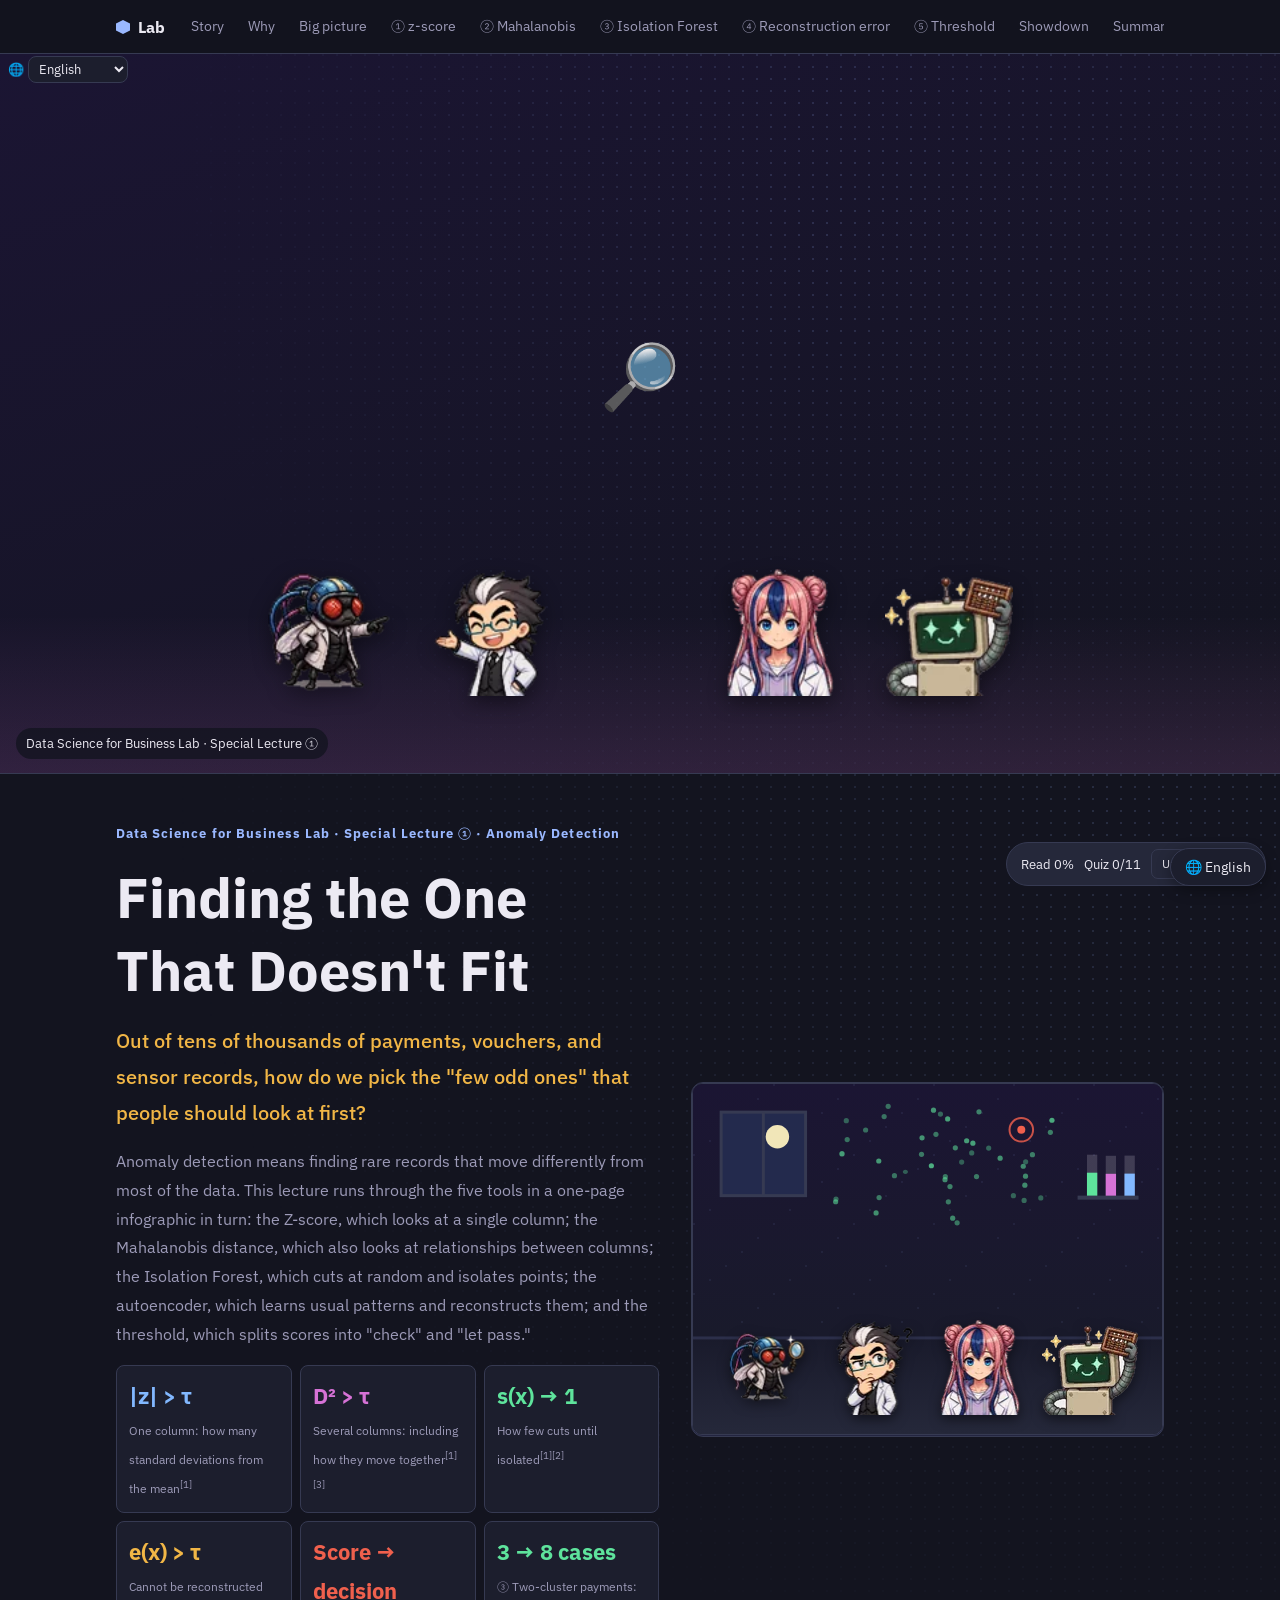
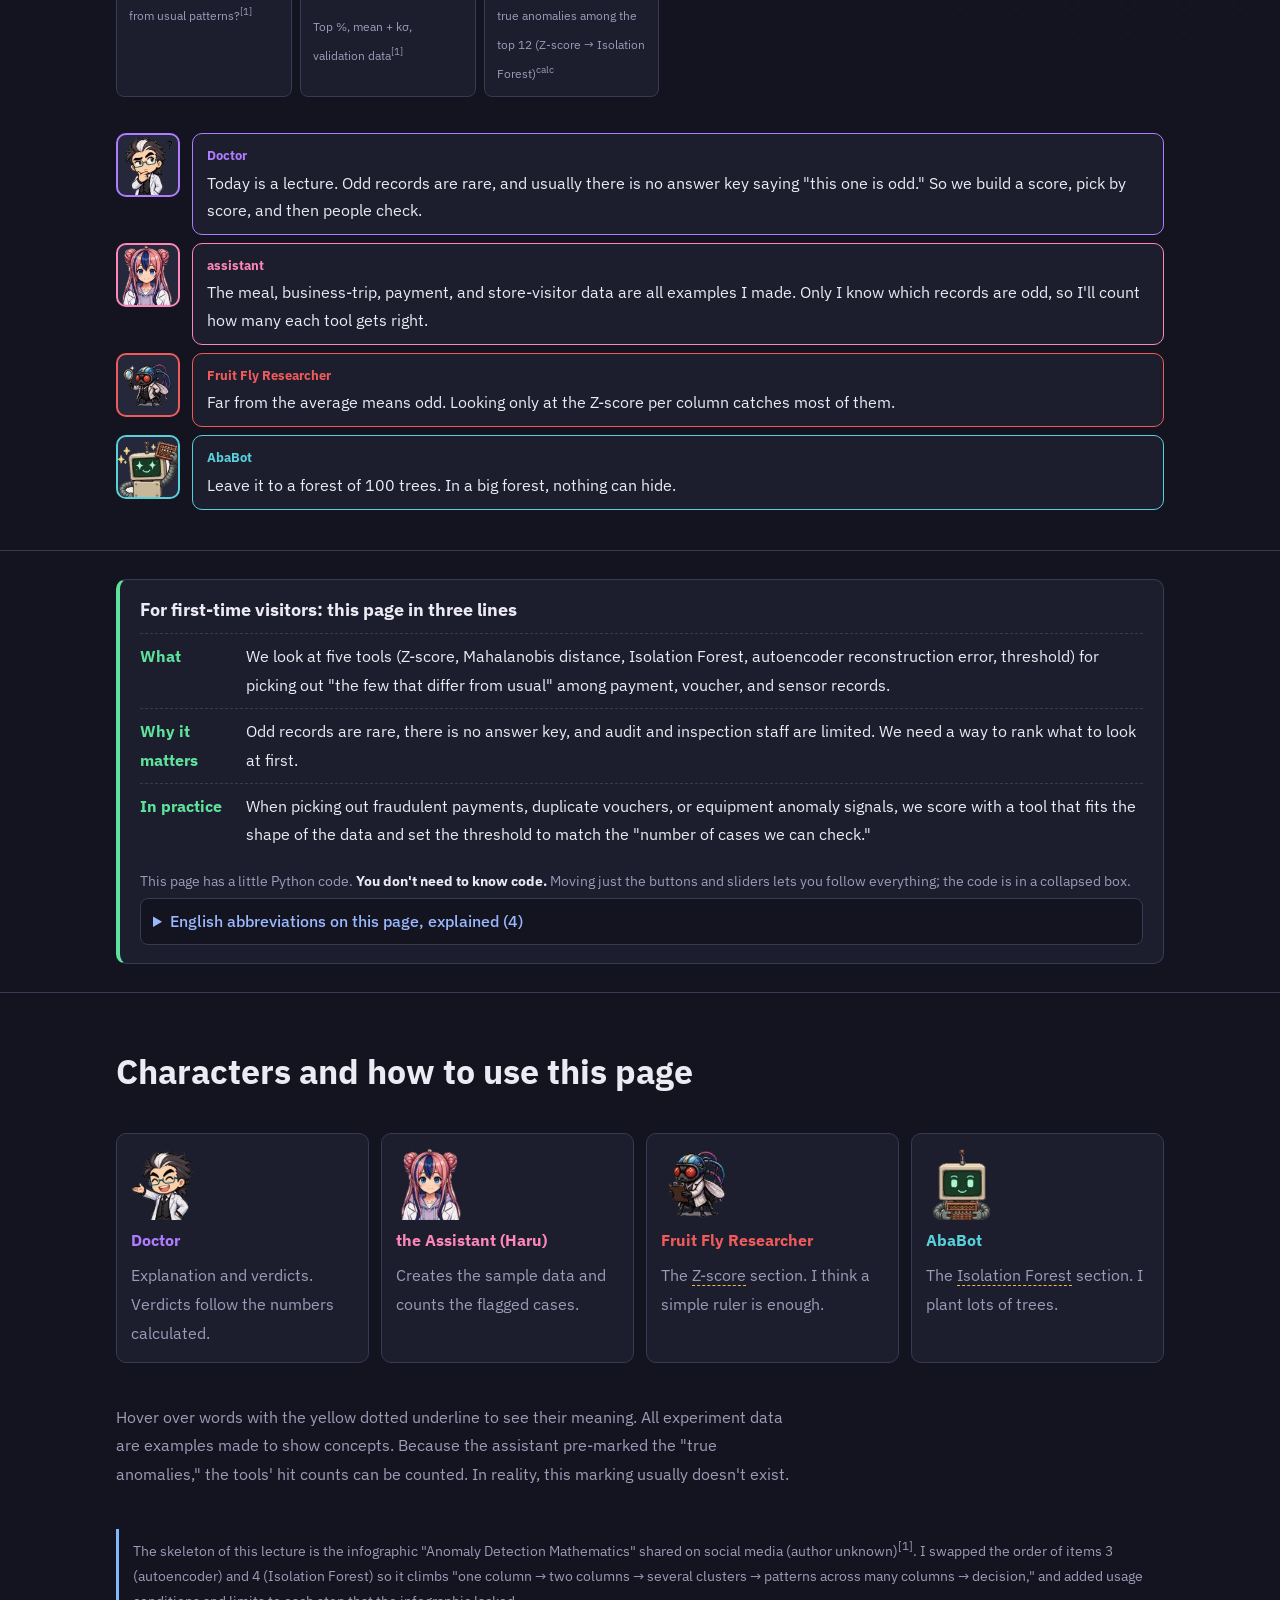
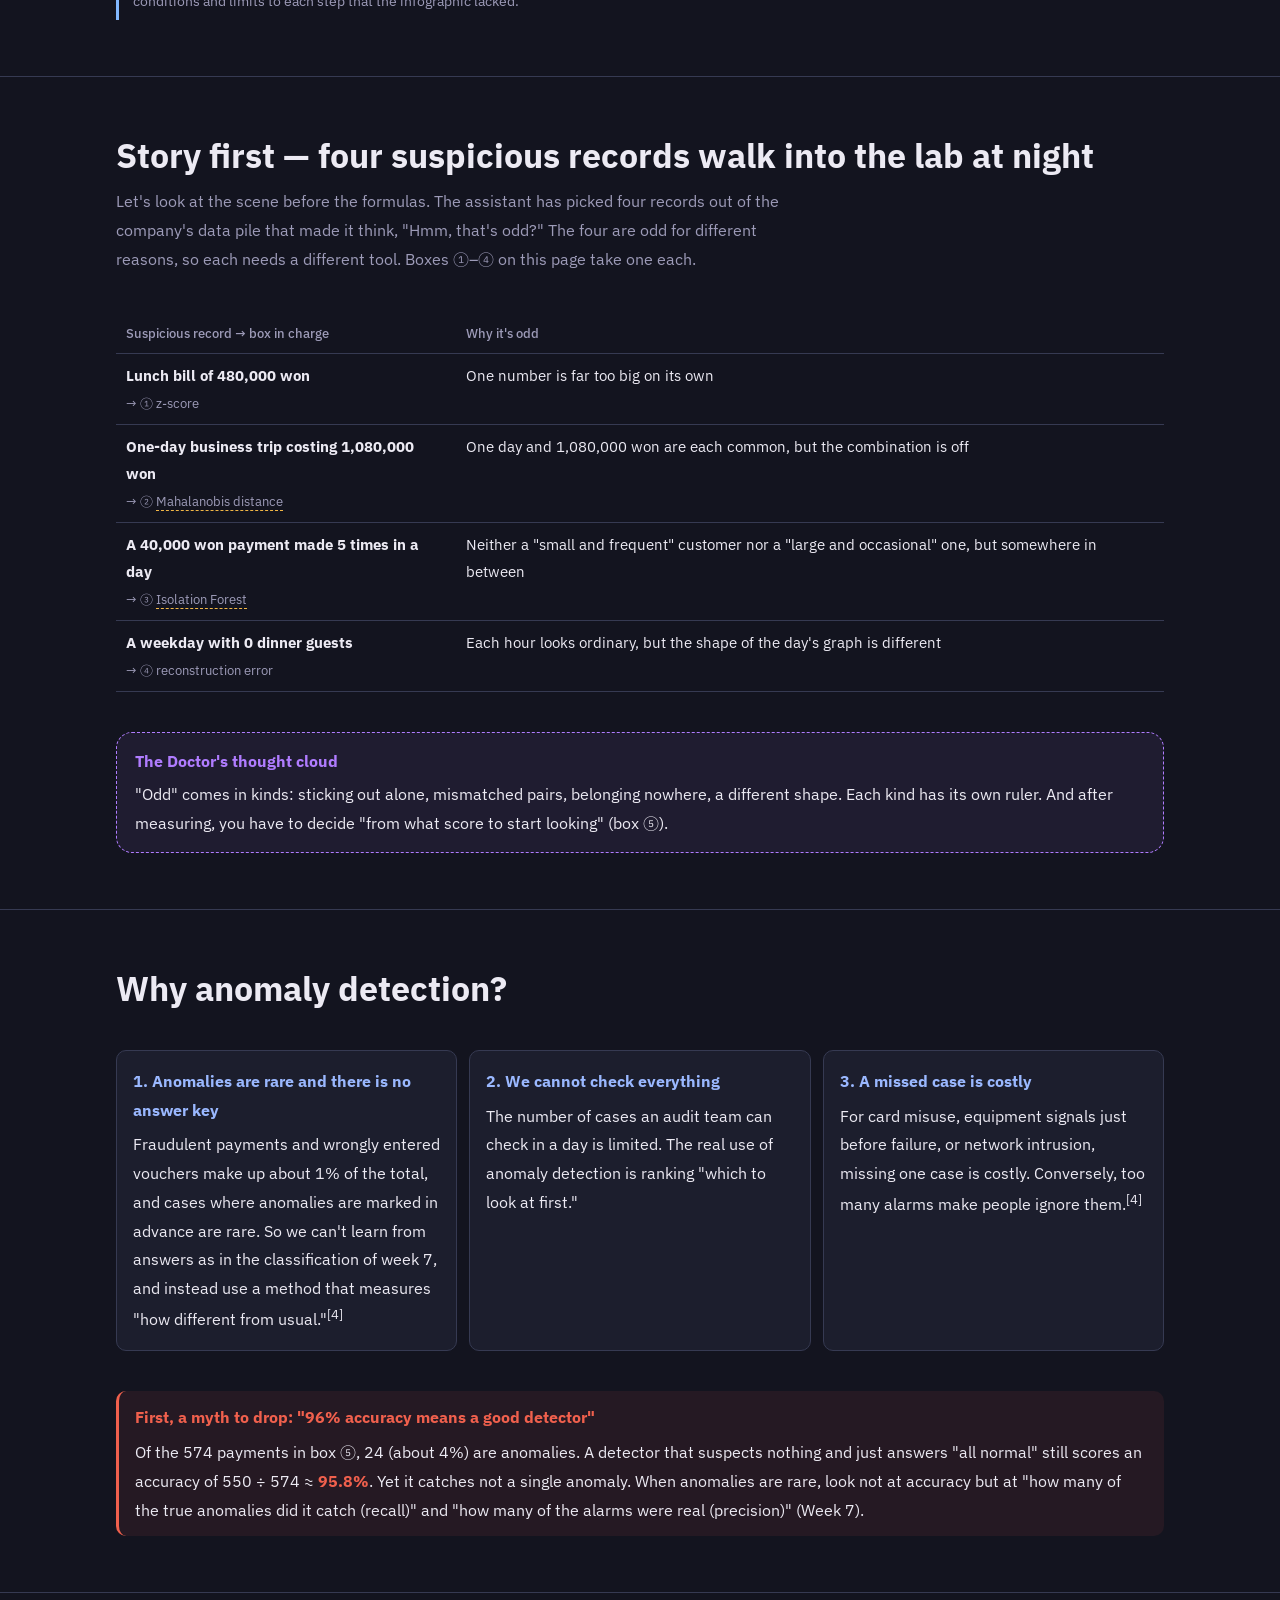
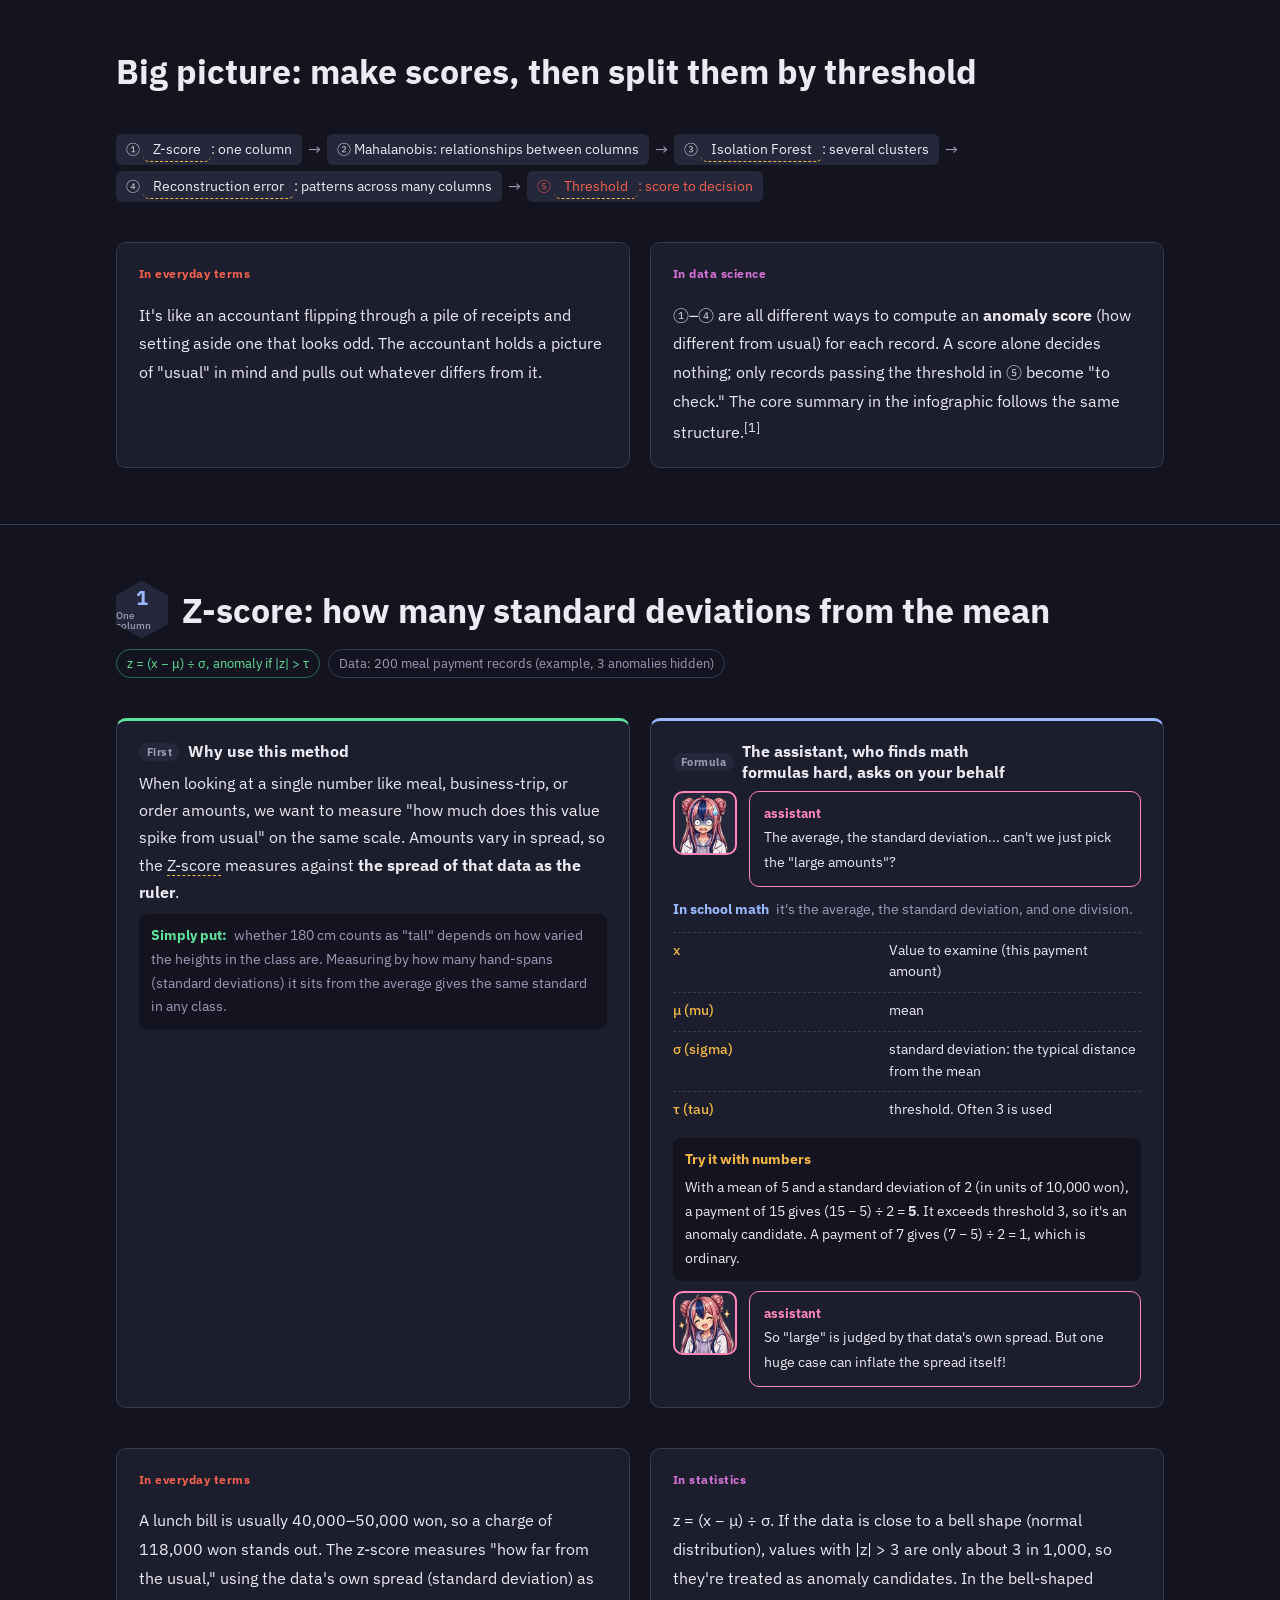
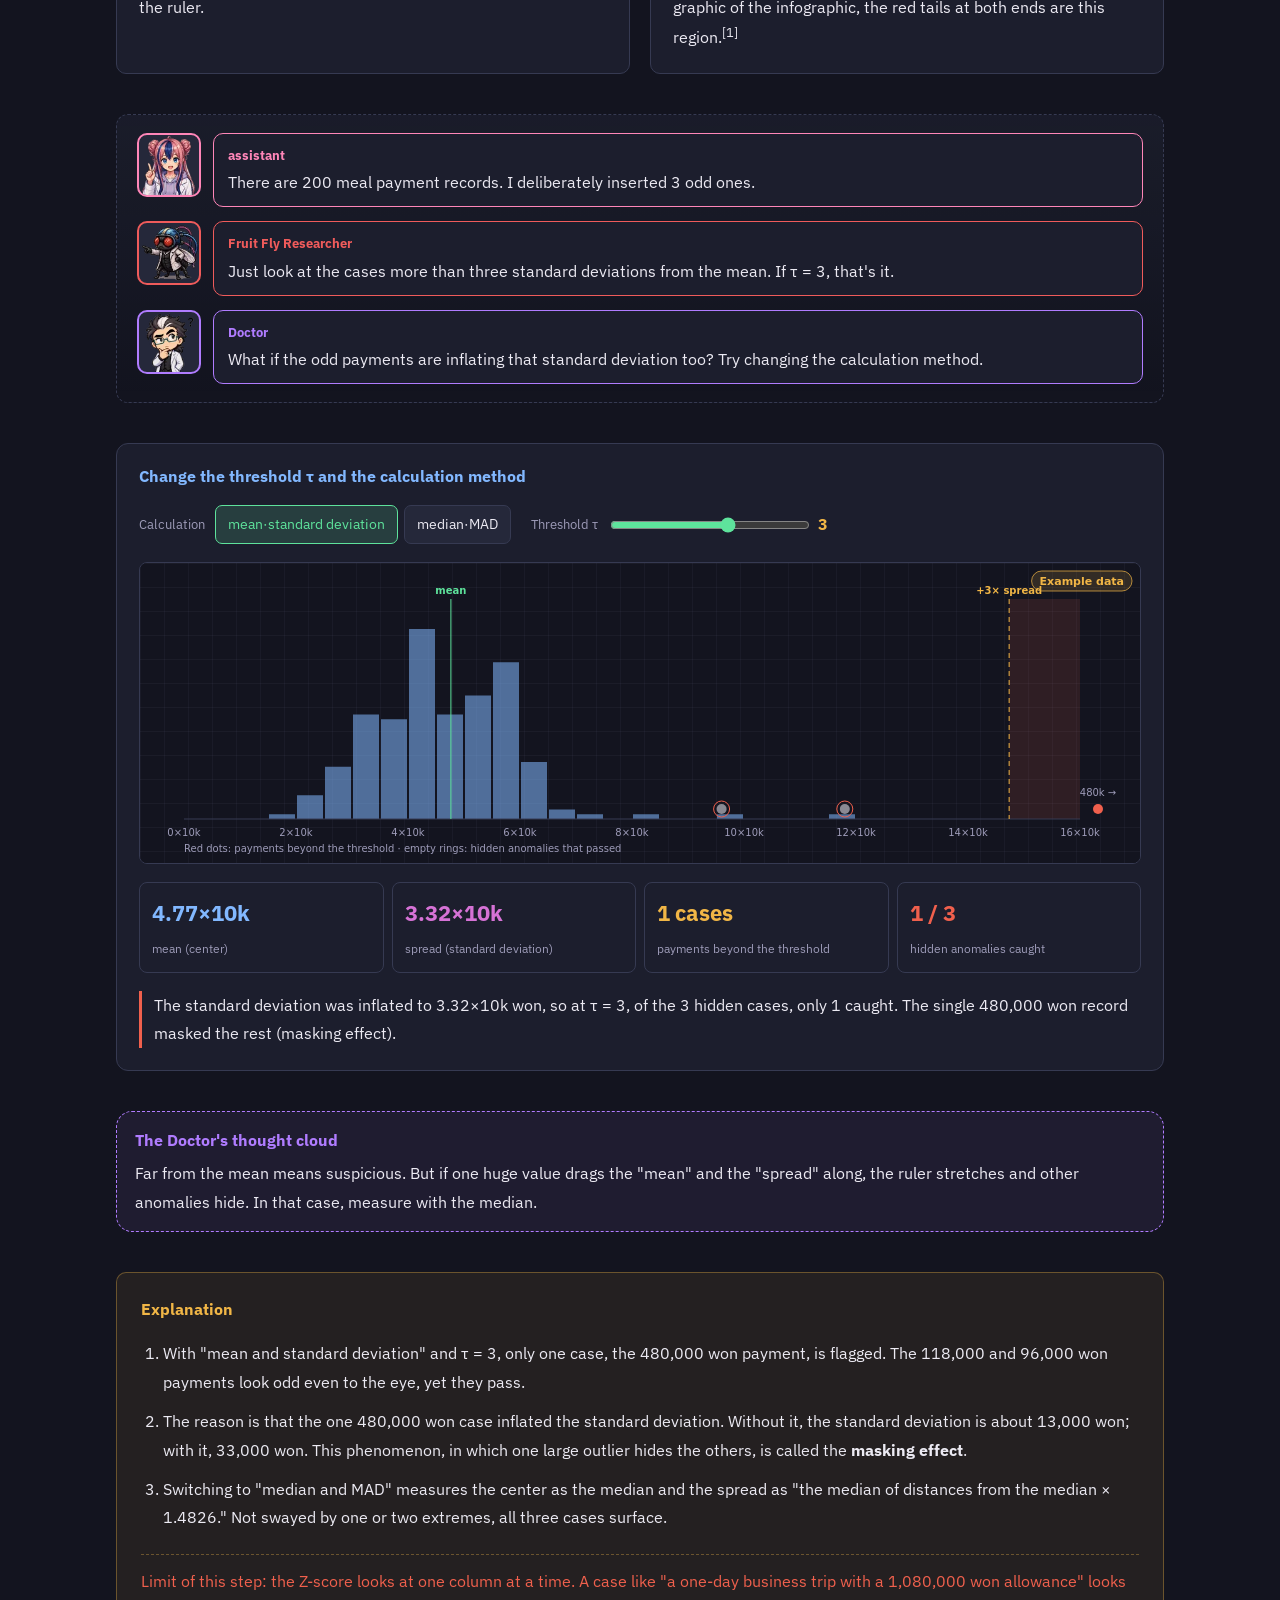
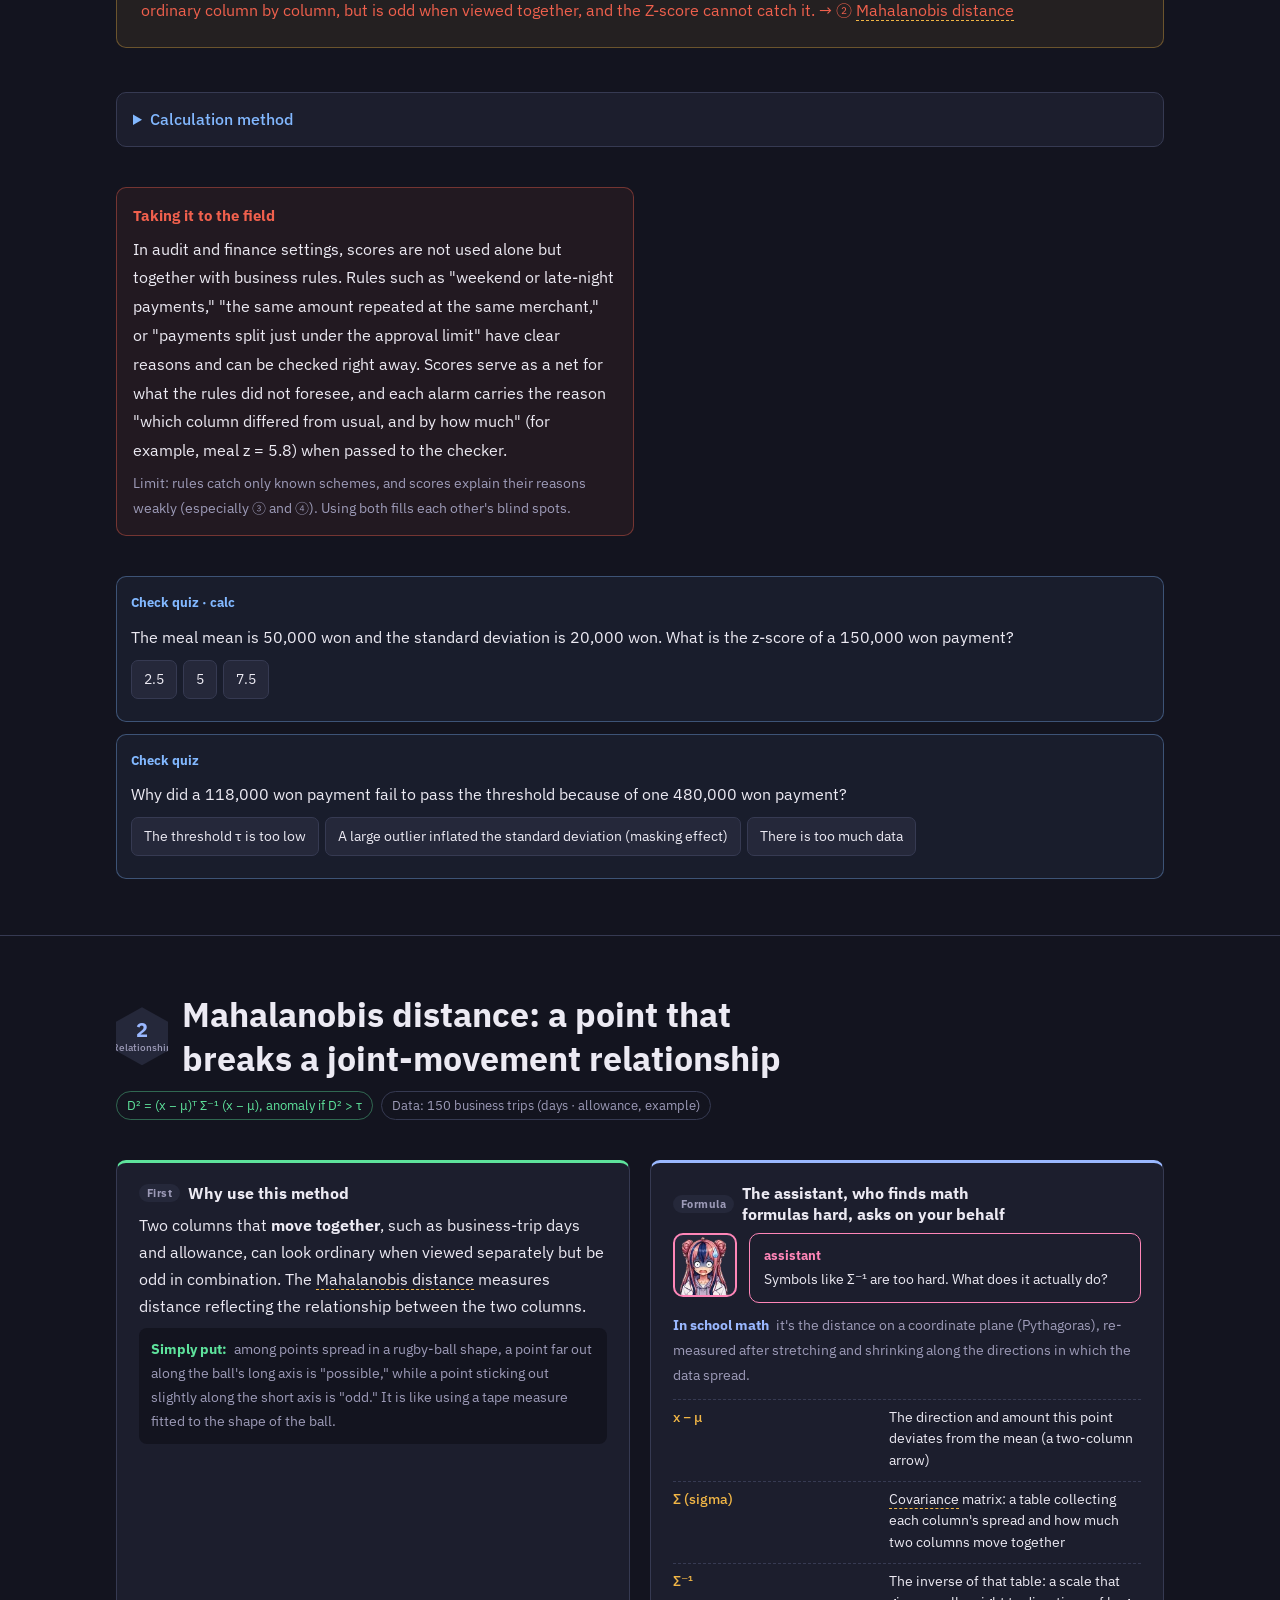
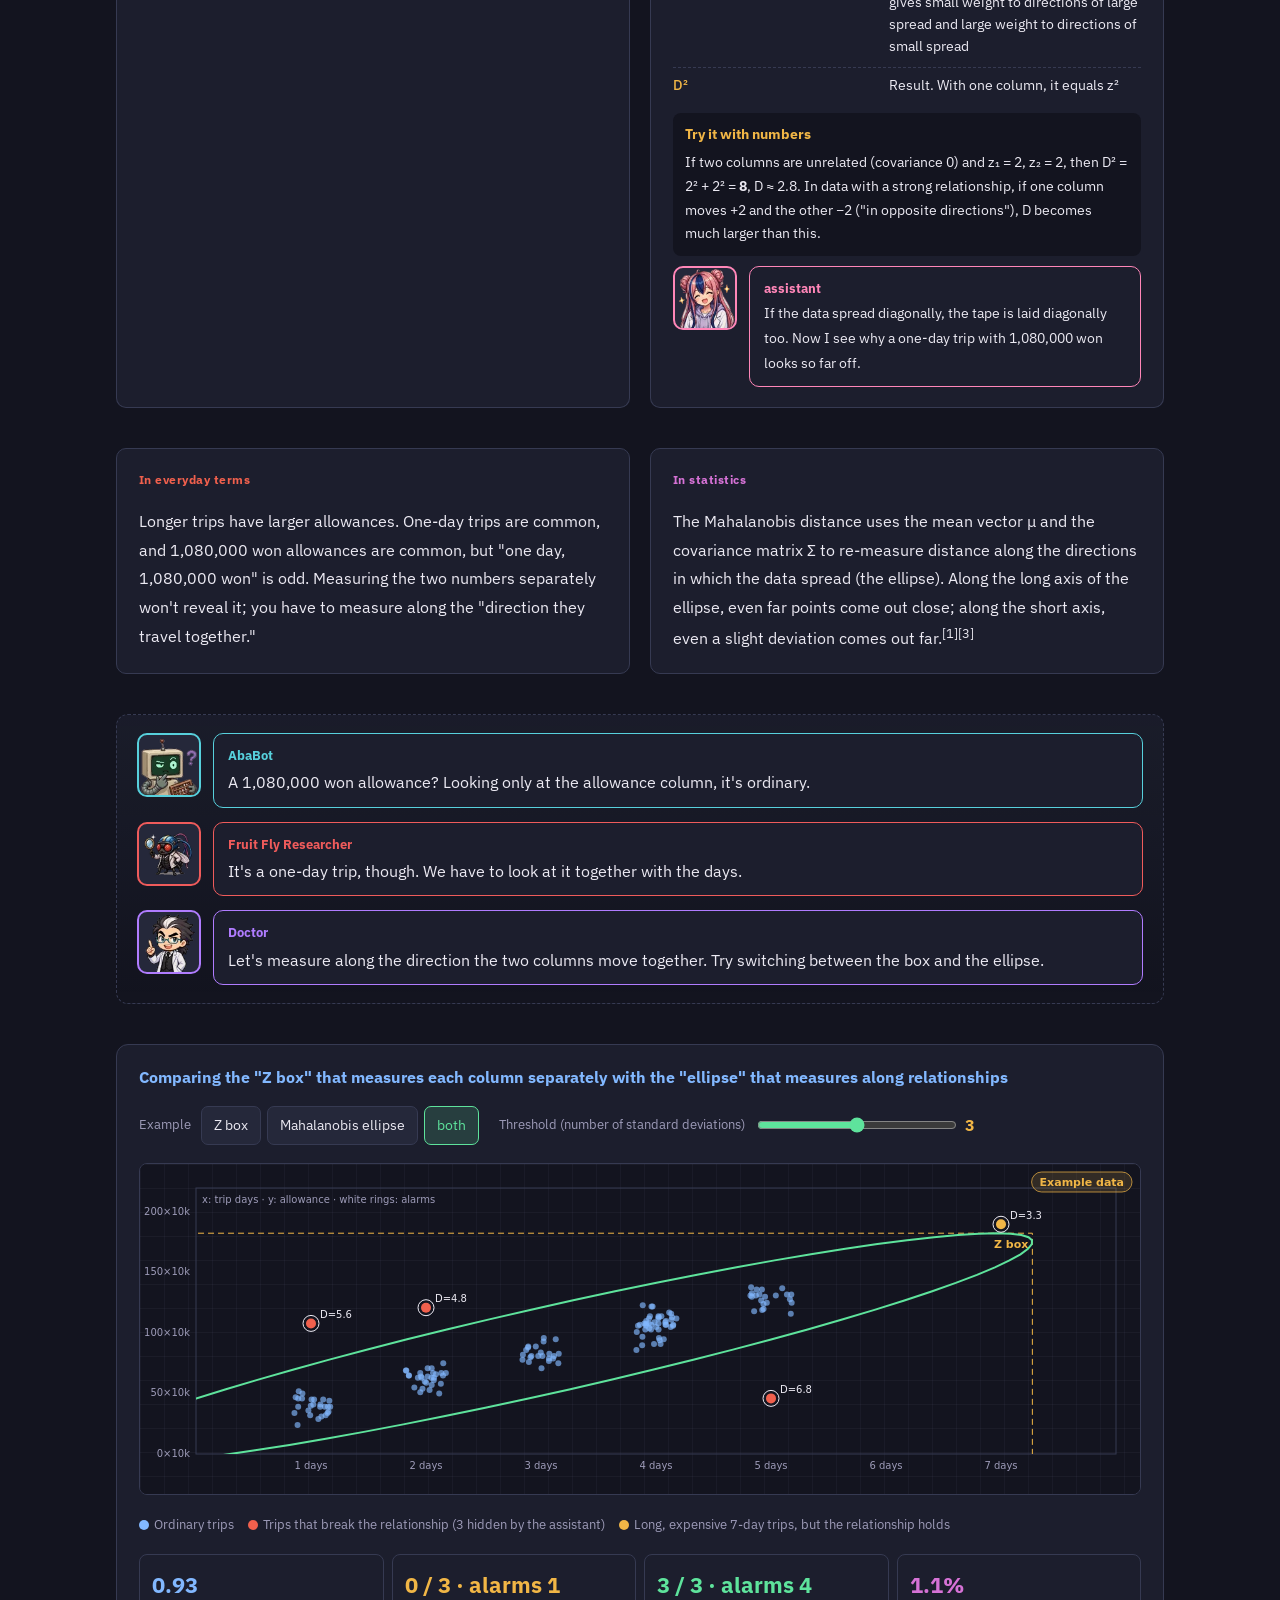
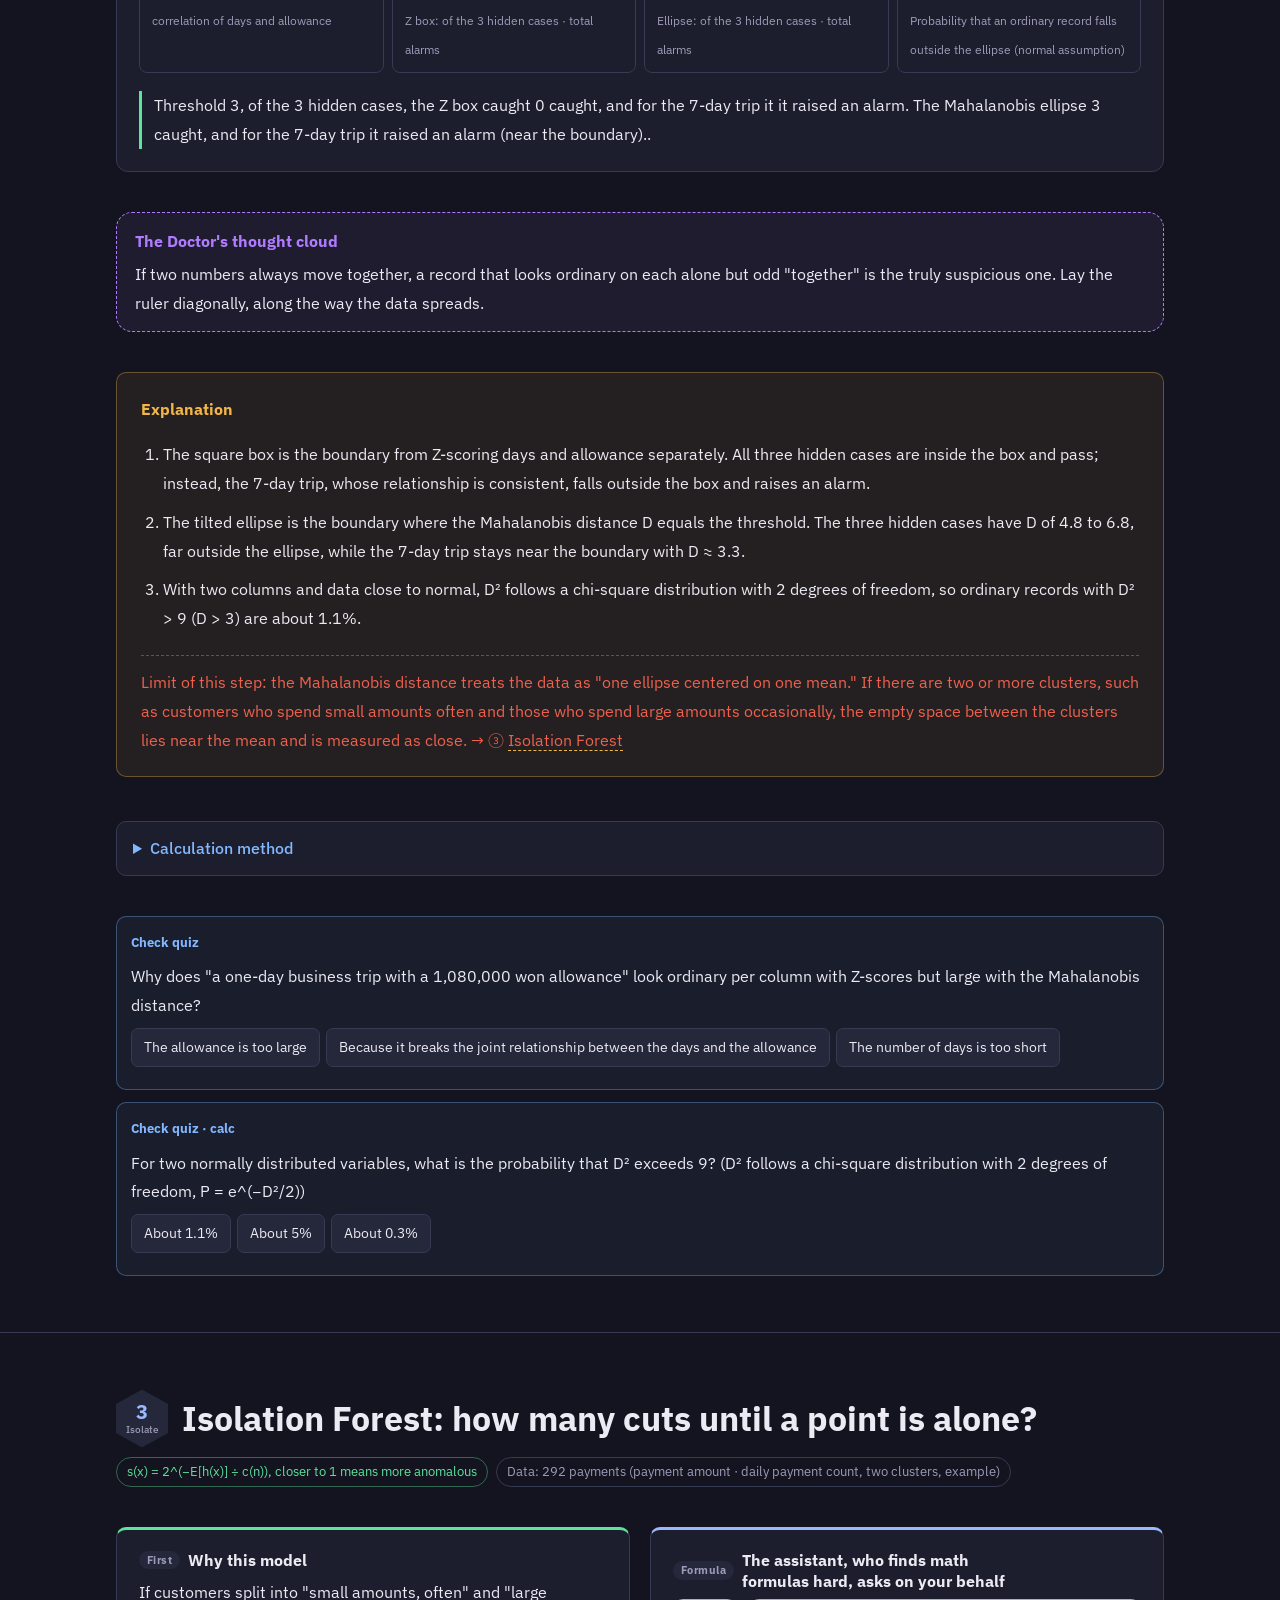
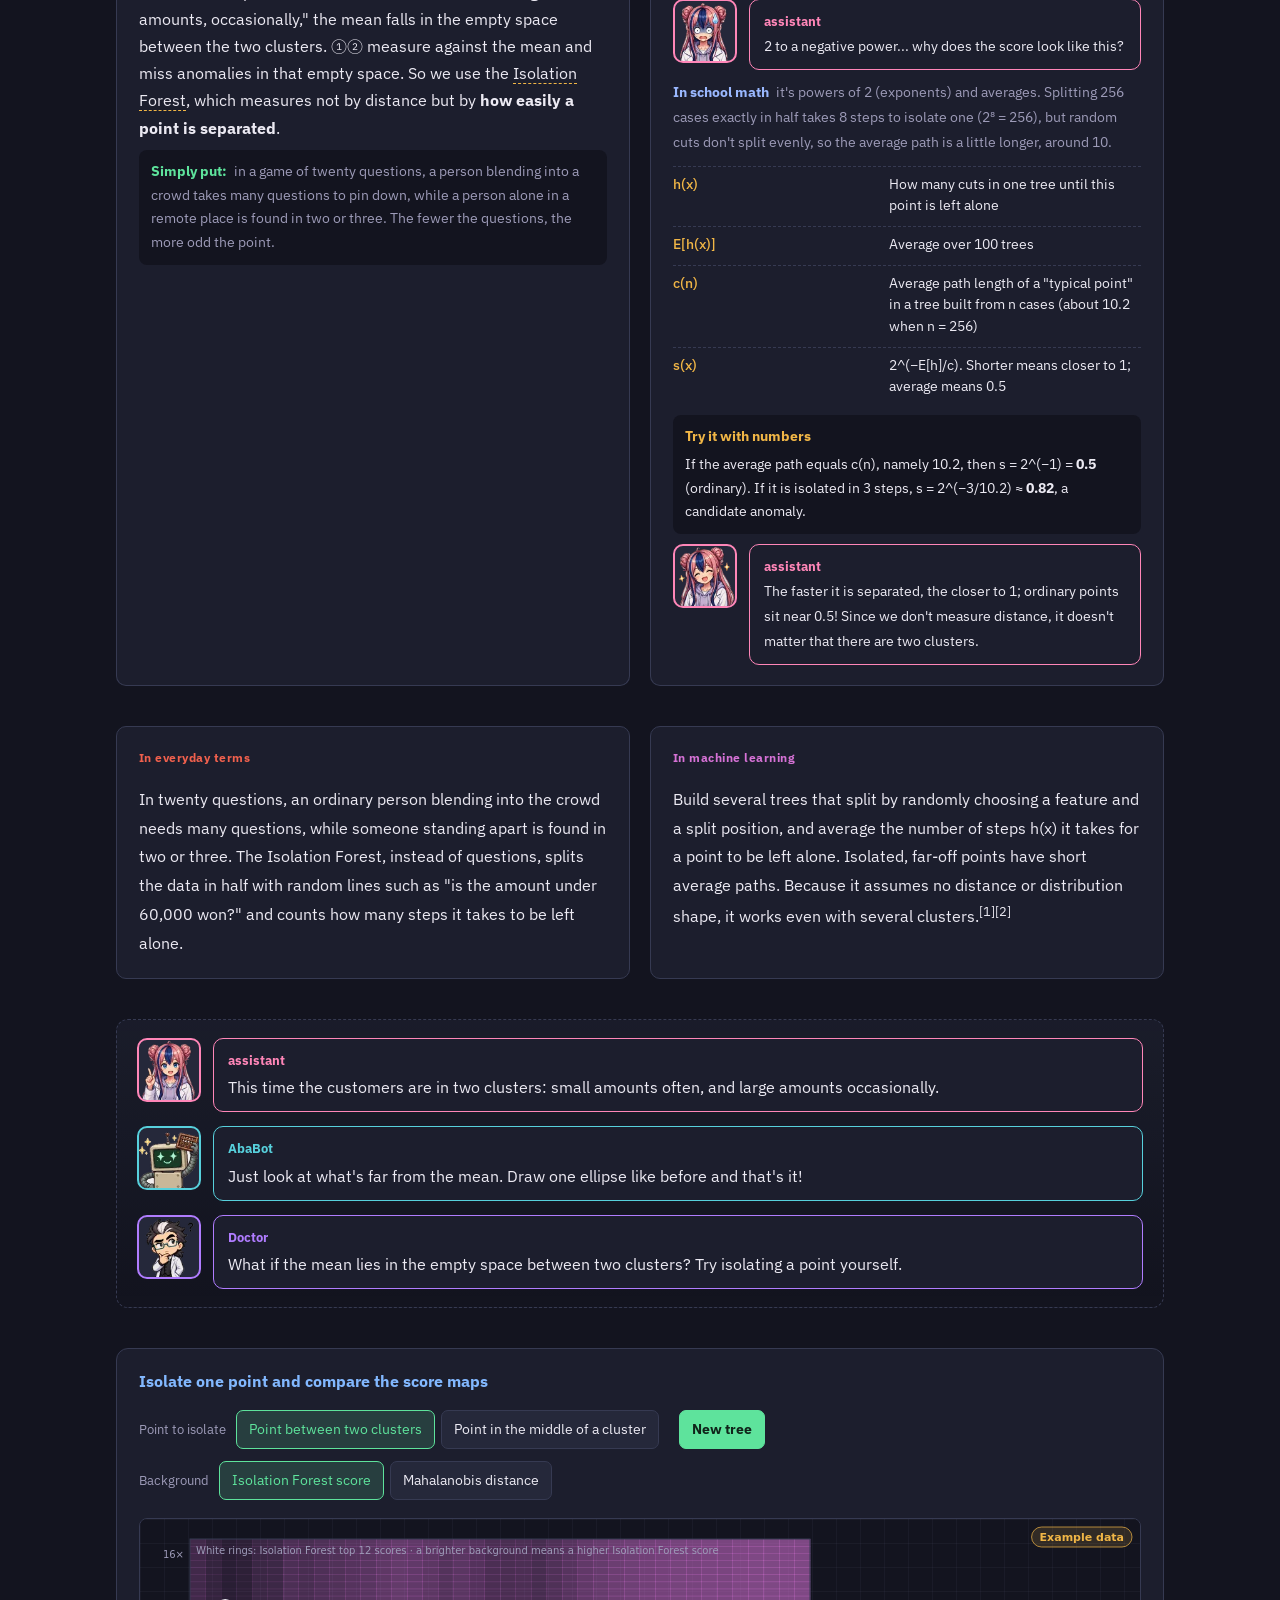
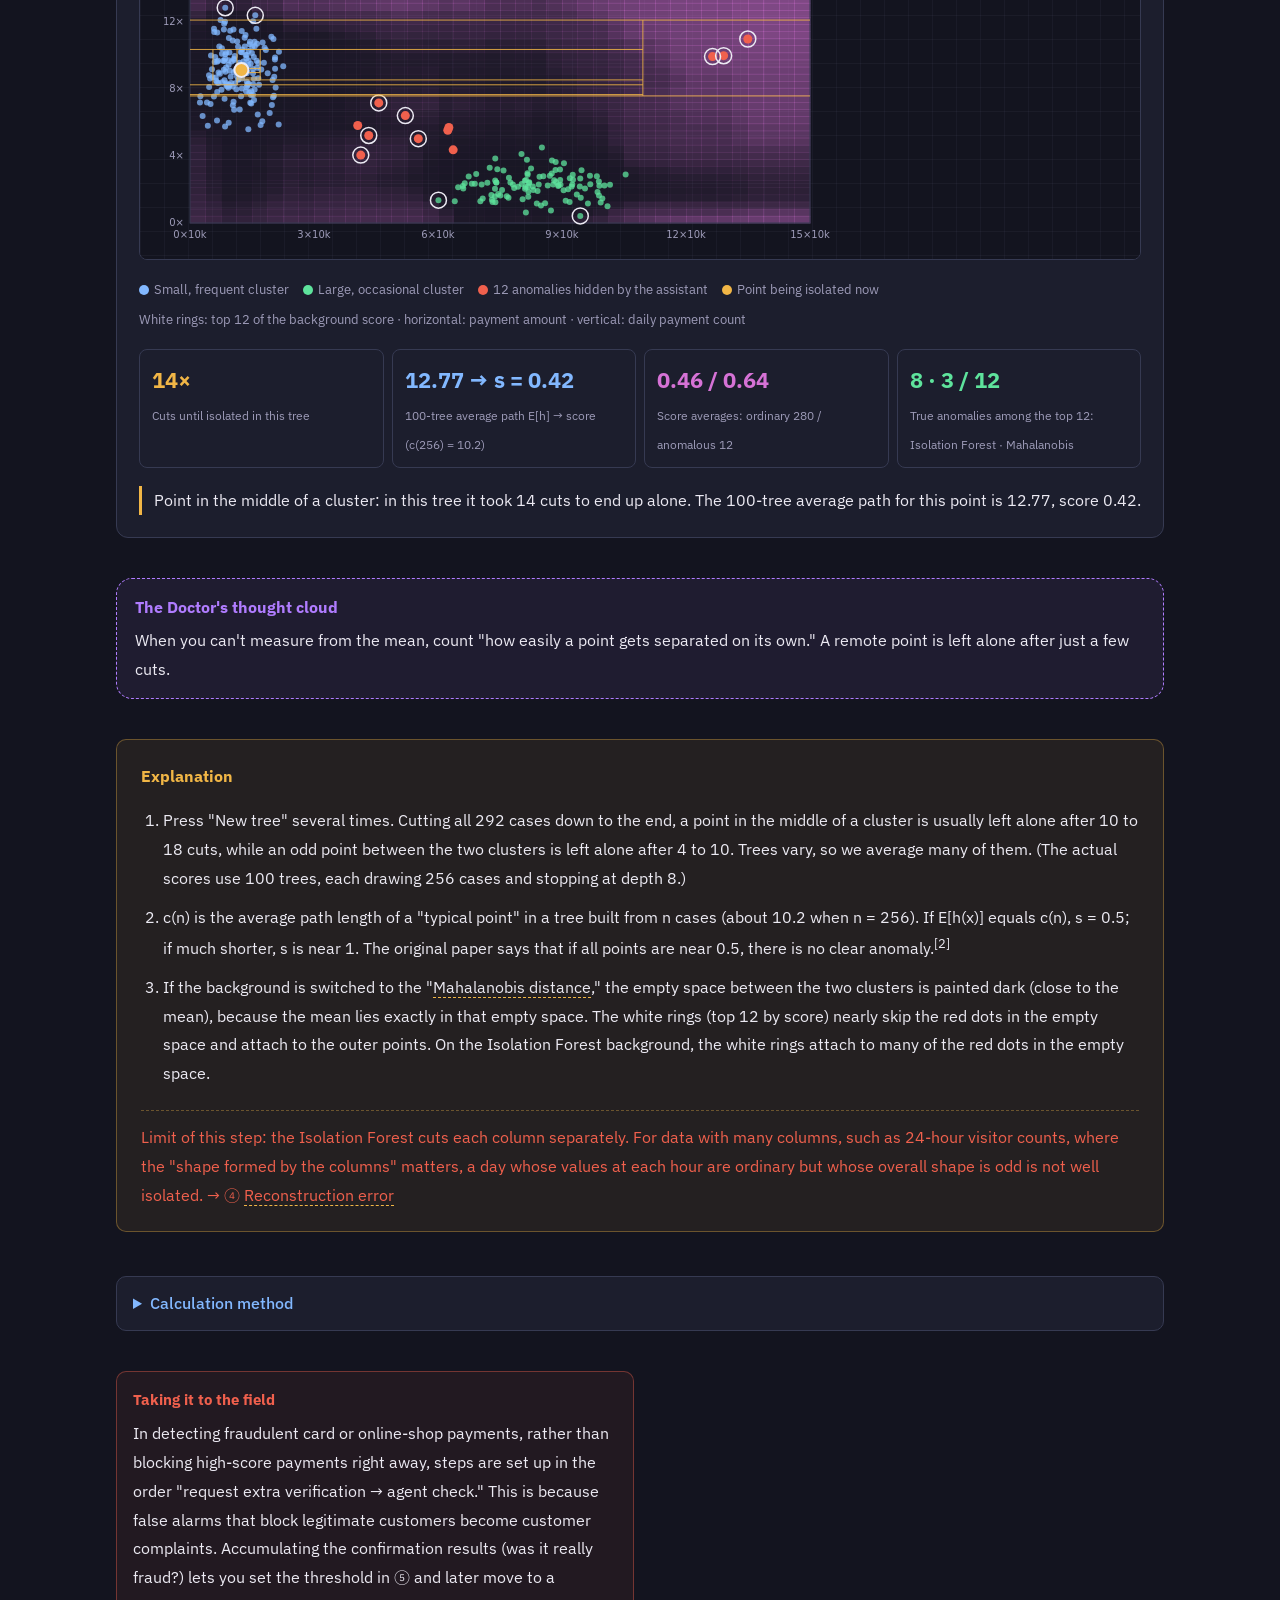
<file: special01_anomaly_detection.en.html>
<!DOCTYPE html>
<html lang="en">
<head>
<meta charset="utf-8"><!-- i18n:switcher --><style data-i18n-sw>.i18n-pick{display:inline-flex;align-items:center;gap:4px;margin:0 8px;font:inherit;font-size:13px;white-space:nowrap}.i18n-pick select{font:inherit;font-size:13px;padding:3px 6px;border-radius:8px;border:1px solid var(--rule,rgba(128,128,128,.5));background:var(--panel,Canvas);color:var(--text,CanvasText)}.i18n-pick.float{position:fixed;top:calc(8px + env(safe-area-inset-top,0px));right:max(8px,env(safe-area-inset-right,0px));z-index:9998}#i18nBanner{position:fixed;right:max(14px,env(safe-area-inset-right,0px));bottom:max(14px,env(safe-area-inset-bottom,0px));z-index:9999;font:14px/1.3 var(--font,system-ui,sans-serif)}#i18nBanner>button{border-radius:999px;padding:9px 14px;border:1px solid var(--rule,#363a52);background:var(--panel,#1c1e2d);color:var(--text,#eceaf3);box-shadow:0 4px 14px rgba(0,0,0,.35);cursor:pointer;font:inherit}#i18nBanner ul{position:absolute;right:0;bottom:calc(100% + 8px);margin:0;padding:6px;list-style:none;min-width:150px;border-radius:12px;border:1px solid var(--rule,#363a52);background:var(--panel,#1c1e2d);box-shadow:0 8px 24px rgba(0,0,0,.4)}#i18nBanner ul[hidden]{display:none}#i18nBanner a{display:block;padding:7px 10px;border-radius:8px;color:var(--text,#eceaf3);text-decoration:none}#i18nBanner a:hover,#i18nBanner a:focus-visible{background:var(--panel2,#25283a)}#i18nBanner a[aria-current]{color:var(--amber,#f1b646);font-weight:700}@media print{#i18nBanner,.i18n-pick{display:none!important}}</style><script data-i18n-skip>(function(){var C={"langs": [["ko", "한국어"], ["en", "English"], ["zh", "中文"], ["ja", "日本語"], ["uz", "Oʻzbekcha"], ["ru", "Русский"], ["vi", "Tiếng Việt"]], "urls": {"ko": "special01_anomaly_detection.html", "en": "special01_anomaly_detection.en.html", "zh": "special01_anomaly_detection.zh.html", "ja": "special01_anomaly_detection.ja.html", "uz": "special01_anomaly_detection.uz.html", "ru": "special01_anomaly_detection.ru.html", "vi": "special01_anomaly_detection.vi.html"}, "cur": "en", "auto": true, "key": "dsb_lab_lang", "hosts": [["#langSw", "append"], ["nav.top .brand", "after"], ["nav .in", "append"], ["nav", "append"]], "banner": true, "select": true},cur=C.cur,ok={},de=document.documentElement;C.langs.forEach(function(l){ok[l[0]]=1});
function U(l){return C.urls[l]}
function save(l){try{localStorage.setItem(C.key,l)}catch(e){}}
function saved(){try{return localStorage.getItem(C.key)}catch(e){return null}}
function go(l){location.replace(U(l)+'?lang='+l+location.hash)}
var shown=function(){de.style.visibility=''};
function tryGo(l){if(location.protocol==='file:'){go(l);return}
 de.style.visibility='hidden';var t=setTimeout(shown,2500);
 try{fetch(U(l),{method:'HEAD',cache:'no-store'}).then(function(r){if(r.ok)go(l);else{clearTimeout(t);shown()}},function(){clearTimeout(t);shown()})}catch(e){clearTimeout(t);shown()}}
var q=null;try{q=new URLSearchParams(location.search).get('lang')}catch(e){}
if(q&&ok[q]){save(q);if(q!==cur){tryGo(q);}}
else if(cur==='ko'&&C.auto){var s=saved(),to=null;
 if(s&&ok[s]){if(s!=='ko')to=s;}
 else if(location.protocol!=='file:'){var same=false;try{same=!!document.referrer&&new URL(document.referrer).origin===location.origin}catch(e){}
  if(!same){var nav=(navigator.languages||[navigator.language||'']).map(function(x){return String(x).slice(0,2).toLowerCase()});
   for(var i=0;i<nav.length;i++){if(nav[i]==='ko')break;if(ok[nav[i]]){to=nav[i];break;}}}}
 if(to)tryGo(to);}
function pick(l){save(l);location.href=U(l)+'?lang='+l+location.hash;}
function name(l){for(var i=0;i<C.langs.length;i++)if(C.langs[i][0]===l)return C.langs[i][1];return l}
function mount(){if(document.getElementById('i18nSel'))return;
 if(C.select){var w=document.createElement('span');w.className='i18n-pick';w.innerHTML='<span aria-hidden="true">🌐</span>';
  var s=document.createElement('select');s.id='i18nSel';s.setAttribute('aria-label','Language');
  C.langs.forEach(function(l){var o=document.createElement('option');o.value=l[0];o.textContent=l[1];if(l[0]===cur)o.selected=true;s.appendChild(o);});
  s.addEventListener('change',function(){pick(s.value)});w.appendChild(s);var put=false;
  for(var i=0;i<C.hosts.length&&!put;i++){var h=document.querySelector(C.hosts[i][0]);if(!h)continue;var m=C.hosts[i][1];
   if(m==='after')h.insertAdjacentElement('afterend',w);else if(m==='before')h.insertAdjacentElement('beforebegin',w);else h.appendChild(w);put=true;}
  if(!put){w.classList.add('float');document.body.appendChild(w);}}
 if(C.banner&&!document.getElementById('i18nBanner')){var b=document.createElement('div');b.id='i18nBanner';
  var bt=document.createElement('button');bt.type='button';bt.setAttribute('aria-haspopup','true');bt.setAttribute('aria-expanded','false');bt.textContent='🌐 '+name(cur);
  var ul=document.createElement('ul');ul.hidden=true;ul.setAttribute('role','menu');
  C.langs.forEach(function(l){var li=document.createElement('li'),a=document.createElement('a');a.href=U(l[0])+'?lang='+l[0];a.textContent=l[1];a.lang=l[0];a.setAttribute('role','menuitem');
   if(l[0]===cur)a.setAttribute('aria-current','true');a.addEventListener('click',function(e){e.preventDefault();pick(l[0])});li.appendChild(a);ul.appendChild(li);});
  function close(){ul.hidden=true;bt.setAttribute('aria-expanded','false')}
  bt.addEventListener('click',function(e){e.stopPropagation();ul.hidden=!ul.hidden;bt.setAttribute('aria-expanded',String(!ul.hidden))});
  document.addEventListener('click',function(e){if(!b.contains(e.target))close()});
  document.addEventListener('keydown',function(e){if(e.key==='Escape'){close();bt.focus&&!ul.hidden&&bt.focus()}});
  b.appendChild(ul);b.appendChild(bt);document.body.appendChild(b);}}
if(document.readyState==='loading')document.addEventListener('DOMContentLoaded',mount);else mount();})();</script><!-- /i18n:switcher -->
<meta name="viewport" content="width=device-width, initial-scale=1, viewport-fit=cover">
<title>Finding the One That Doesn't Fit: Five Tools for Anomaly Detection</title>
<meta name="description" content="Data Science for Business Lab, Special Lecture ①. Run Z-score, Mahalanobis distance, Isolation Forest, autoencoder reconstruction error, and threshold setting on card, business-trip, payment, and store-visitor examples.">
<meta name="citation_title" content="Finding the One That Doesn't Fit: Five Tools for Anomaly Detection">
<meta name="citation_author" content="Ahn Sangsun">
<meta name="citation_publication_date" content="2026/11/09">
<meta name="dc.title" content="Finding the One That Doesn't Fit: Five Tools for Anomaly Detection"><meta name="dc.creator" content="Ahn Sangsun"><meta name="dc.language" content="ko"><meta name="dc.date" content="2026-11-09">
<meta property="og:type" content="article"><meta property="og:title" content="Finding the One That Doesn't Fit: Five Tools for Anomaly Detection"><meta property="og:description" content="Data Science for Business Lab, Special Lecture ①. Run Z-score, Mahalanobis distance, Isolation Forest, autoencoder reconstruction error, and threshold setting on card, business-trip, payment, and store-visitor examples."><meta property="og:url" content="https://adminmrobo.github.io/data_science_for_business/special01_anomaly_detection.html"><meta property="og:image" content="https://adminmrobo.github.io/data_science_for_business/img/og_index.jpg"><meta name="twitter:card" content="summary_large_image">
<link rel="icon" href="data:image/svg+xml,%3Csvg xmlns='http://www.w3.org/2000/svg' viewBox='0 0 16 16'%3E%3Cpath d='M8 0l7 4v8l-7 4-7-4V4z' fill='%239ab8ff'/%3E%3C/svg%3E">
<link rel="preconnect" href="https://fonts.googleapis.com"><link rel="stylesheet" href="https://fonts.googleapis.com/css2?family=IBM+Plex+Sans+KR:wght@400;500;700&display=swap">
<style>
/* 밤의 연구실 + 형광 현미경 (ai-lab-explainer 디자인 시스템). 시리즈: 비즈니스를 위한 데이터 과학 연구실 */
/* 밤의 연구실 + 형광 현미경 (ai-lab-explainer 디자인 시스템, 어두운 단일 테마). 주제 강조색: 시퀀스 #9ab8ff */
:root{
  --bg:#13141f; --panel:#1c1e2d; --panel2:#25283a; --rule:#363a52;
  --text:#eceaf3; --muted:#9d9bb8;
  --stain:#d672d6; --gfp:#5ee39c; --eye:#f0604d; --amber:#f1b646; --info:#82b8ff; --seq:#9ab8ff;
  --c-doc:#b07cff; --c-asst:#ff86b8; --c-fly:#ef5b5b; --c-robo:#57d0dc;
  --a0:#f0604d; --a1:#82b8ff; --a2:#5ee39c; --a3:#d672d6;
  --font:"IBM Plex Sans KR","Apple SD Gothic Neo","Malgun Gothic","Noto Sans KR",system-ui,sans-serif;
  color-scheme:dark;
}
*{box-sizing:border-box}
[hidden]{display:none!important}
html{scroll-behavior:smooth}
@media (prefers-reduced-motion:reduce){html{scroll-behavior:auto}}
body{background:var(--bg);color:var(--text);font-family:var(--font);font-size:16px;line-height:1.7;margin:0}
body::before{content:"";position:fixed;inset:0 0 auto;height:env(safe-area-inset-top,0px);z-index:60;background:var(--bg)}
h1,h2,h3,h4,p,li,td,th{word-break:keep-all}
h1,h2,h3{text-wrap:balance;line-height:1.3;margin:0}
h1{font-size:clamp(32px,5vw,56px);font-weight:700}
h2{font-size:clamp(24px,3vw,34px);font-weight:700}
h3{font-size:19px;font-weight:700}
p{margin:0}
a{color:var(--info)}
:focus-visible{outline:2px solid var(--amber);outline-offset:2px}
.wrap{max-width:1080px;margin:0 auto;padding-left:max(16px,env(safe-area-inset-left,0px));padding-right:max(16px,env(safe-area-inset-right,0px))}
.stack{display:flex;flex-direction:column;gap:22px}
.muted{color:var(--muted)}
.num{font-variant-numeric:tabular-nums}

/* 진행 막대, 내비 */
#prog{position:fixed;left:0;top:env(safe-area-inset-top,0px);height:3px;background:var(--gfp);width:0;z-index:70}
nav.top{position:sticky;top:env(safe-area-inset-top,0px);z-index:50;height:54px;background:rgba(19,20,31,.86);backdrop-filter:blur(8px);-webkit-backdrop-filter:blur(8px);border-bottom:1px solid var(--rule)}
nav.top .wrap{display:flex;align-items:center;gap:16px;height:54px}
nav.top .logo{font-weight:700;white-space:nowrap;color:var(--text);text-decoration:none;display:flex;align-items:center;gap:8px}
nav.top .logo i{display:inline-block;width:14px;height:14px;background:var(--seq);clip-path:polygon(50% 0,100% 25%,100% 75%,50% 100%,0 75%,0 25%)}
nav.top .links{display:flex;gap:4px;overflow-x:auto;scrollbar-width:none;min-width:0}
nav.top .links::-webkit-scrollbar{display:none}
nav.top .links a{color:var(--muted);text-decoration:none;font-size:14px;padding:6px 10px;border-radius:6px;white-space:nowrap}
nav.top .links a:hover{color:var(--text);background:var(--panel)}

/* 히어로 */
header.hero{position:relative;overflow:hidden;border-bottom:1px solid var(--rule)}
header.hero::before{content:"";position:absolute;inset:0;pointer-events:none;
  background-image:radial-gradient(circle at 1px 1px,rgba(154,184,255,.16) 1.2px,transparent 1.4px);background-size:14px 12px;
  -webkit-mask-image:radial-gradient(circle at 90% 0%,#000 0,transparent 55%);mask-image:radial-gradient(circle at 90% 0%,#000 0,transparent 55%)}
.hero-grid{display:grid;grid-template-columns:minmax(0,1.15fr) minmax(0,1fr);gap:32px;align-items:center;padding-block:48px 36px;position:relative}
.hero-text{display:flex;flex-direction:column;gap:16px;min-width:0}
.eyebrow{font-size:13px;letter-spacing:.08em;color:var(--seq);font-weight:700}
.q{font-size:20px;color:var(--amber);font-weight:500}
.pixelart{position:relative;min-width:0}
.scene-img{width:100%;display:block;border:1px solid var(--rule);border-radius:10px}
figure.scene{margin:0}
figure.scene img{width:100%;max-width:820px;display:block;border-radius:12px;border:1px solid var(--rule)}
.concept4>div .lvtag{align-self:flex-start;margin-top:auto}
.pixelart canvas{width:100%;display:block;image-rendering:pixelated;border:1px solid var(--rule);border-radius:10px;background:var(--panel)}
@media (max-width:860px){.hero-grid{grid-template-columns:1fr}}

.kpis{display:grid;grid-template-columns:repeat(6,minmax(0,1fr));gap:8px}
.kpi{background:var(--panel);border:1px solid var(--rule);border-radius:8px;padding:10px 12px;min-width:0}
.kpi b{display:block;font-size:22px;font-variant-numeric:tabular-nums}
.kpi span{font-size:12px;color:var(--muted)}
.kpi.g b{color:var(--gfp)}.kpi.m b{color:var(--stain)}.kpi.r b{color:var(--eye)}.kpi.a b{color:var(--amber)}.kpi.i b{color:var(--info)}
.kpis.k4{grid-template-columns:repeat(4,minmax(0,1fr))}
.kpis.k3{grid-template-columns:repeat(3,minmax(0,1fr))}
@media (max-width:860px){.kpis{grid-template-columns:repeat(3,minmax(0,1fr))}}
@media (max-width:460px){.kpis,.kpis.k4,.kpis.k3{grid-template-columns:repeat(2,minmax(0,1fr))}}

.dialog{display:flex;flex-direction:column;gap:8px}

/* 섹션 */
section.level{padding-block:56px;border-bottom:1px solid var(--rule)}
.lvhead{display:flex;flex-direction:column;gap:10px}
.hexrow{display:flex;align-items:center;gap:14px}
.hexno{width:52px;height:58px;flex:none;background:var(--panel2);border:0;clip-path:polygon(50% 0,100% 25%,100% 75%,50% 100%,0 75%,0 25%);display:flex;flex-direction:column;align-items:center;justify-content:center;font-weight:700;font-size:20px;color:var(--seq);line-height:1}
.hexno small{font-size:10px;color:var(--muted);font-weight:500;margin-top:3px}
.sub{display:flex;flex-wrap:wrap;gap:8px}
.lvtag{font-size:13px;border:1px solid var(--rule);border-radius:99px;padding:2px 10px;color:var(--muted)}
.lvtag.g{color:var(--gfp);border-color:rgba(94,227,156,.4)}
.lead{color:var(--muted);max-width:68ch}

.steps{display:grid;grid-template-columns:repeat(3,minmax(0,1fr));gap:12px}
.steps>div{background:var(--panel);border:1px solid var(--rule);border-radius:10px;padding:16px;display:flex;flex-direction:column;gap:6px;min-width:0}
.steps b{color:var(--seq)}
.steps.four{grid-template-columns:repeat(4,minmax(0,1fr))}
@media (max-width:860px){.steps,.steps.four{grid-template-columns:repeat(2,minmax(0,1fr))}}
@media (max-width:520px){.steps,.steps.four{grid-template-columns:1fr}}

.pair{display:grid;grid-template-columns:1fr 1fr;gap:12px}
.pair>div{background:var(--panel);border:1px solid var(--rule);border-radius:10px;padding:16px;display:flex;flex-direction:column;gap:8px;min-width:0}
.tag{font-size:12px;font-weight:700;letter-spacing:.04em}
.tag.fly{color:var(--eye)}.tag.nn{color:var(--stain)}
@media (max-width:760px){.pair{grid-template-columns:1fr}}

.panel{background:var(--panel);border:1px solid var(--rule);border-radius:12px;padding:16px;display:flex;flex-direction:column;gap:14px;min-width:0}
.panel h3{font-size:16px;color:var(--info)}
.cwrap{overflow-x:auto;border-radius:8px;background:var(--bg);border:1px solid var(--rule)}
.cwrap canvas{display:block;width:100%}
.cwrap canvas.wide{min-width:640px}
.ctrl{display:flex;flex-wrap:wrap;gap:12px 20px;align-items:center}
.group{display:flex;flex-wrap:wrap;gap:6px;align-items:center}
.glabel{font-size:13px;color:var(--muted);margin-right:4px}
.bt{font:inherit;font-size:14px;background:var(--panel2);color:var(--text);border:1px solid var(--rule);border-radius:7px;padding:6px 12px;cursor:pointer}
.bt:hover{border-color:var(--muted)}
.bt[aria-pressed="true"],.bt.on{background:rgba(94,227,156,.16);border-color:var(--gfp);color:var(--gfp)}
.bt.primary{background:var(--gfp);color:#10241a;border-color:var(--gfp);font-weight:700}
.val{font-variant-numeric:tabular-nums;color:var(--amber);font-weight:700;min-width:4ch}
input[type=range]{accent-color:var(--gfp);width:200px;max-width:100%}
.eq{font-variant-numeric:tabular-nums;background:var(--bg);border:1px dashed var(--rule);border-radius:8px;padding:10px 12px;overflow-x:auto;white-space:nowrap}
.eq b{color:var(--gfp)}.eq em{color:var(--stain);font-style:normal}.eq i{color:var(--amber);font-style:normal}
.insight{display:flex;flex-direction:column;gap:6px}
.insight p{padding-left:12px;border-left:3px solid var(--rule)}
.insight p.g{border-color:var(--gfp)}.insight p.m{border-color:var(--stain)}.insight p.r{border-color:var(--eye)}.insight p.a{border-color:var(--amber)}

.explain{background:rgba(241,182,70,.08);border:1px solid rgba(241,182,70,.35);border-radius:10px;padding:16px;display:flex;flex-direction:column;gap:8px}
.explain h4{margin:0;color:var(--amber);font-size:16px}
.explain ol,.explain ul{margin:0;padding-left:20px}
.explain .limit{color:var(--eye)}
details.math{background:var(--panel);border:1px solid var(--rule);border-radius:10px;padding:12px 16px}
details.math summary{cursor:pointer;color:var(--info);font-weight:500}
details.math>div{margin-top:10px;display:flex;flex-direction:column;gap:8px}
.bridge{border-radius:10px;padding:14px 16px;display:flex;flex-direction:column;gap:6px;border:1px solid}
.bridge h4{margin:0;font-size:15px}
.bridge.gen{background:rgba(130,184,255,.07);border-color:rgba(130,184,255,.4)}.bridge.gen h4{color:var(--info)}
.bridge.field{background:rgba(240,96,77,.07);border-color:rgba(240,96,77,.4)}.bridge.field h4{color:var(--eye)}
.bridge .lim{font-size:14px;color:var(--muted)}
.bridges{display:grid;grid-template-columns:1fr 1fr;gap:12px}
@media (max-width:760px){.bridges{grid-template-columns:1fr}}

/* 말풍선 */
.say{display:flex;gap:12px;align-items:flex-start}
.say img.who{width:64px;height:64px;flex:none;object-fit:contain;background:var(--panel2);border-radius:10px;border:2px solid var(--rule)}
.say>div{background:var(--panel);border:1px solid var(--rule);border-radius:10px;padding:10px 14px;min-width:0;flex:1}
.say .name{font-size:13px;display:block}
.say[data-who=doc] img.who,.say[data-who=doc]>div{border-color:var(--c-doc)}.say[data-who=doc] .name{color:var(--c-doc)}
.say[data-who=asst] img.who,.say[data-who=asst]>div{border-color:var(--c-asst)}.say[data-who=asst] .name{color:var(--c-asst)}
.say[data-who=fly] img.who,.say[data-who=fly]>div{border-color:var(--c-fly)}.say[data-who=fly] .name{color:var(--c-fly)}
.say[data-who=robo] img.who,.say[data-who=robo]>div{border-color:var(--c-robo)}.say[data-who=robo] .name{color:var(--c-robo)}
@media (max-width:520px){.say img.who{width:52px;height:52px}}

.cast{display:grid;grid-template-columns:repeat(4,minmax(0,1fr));gap:12px}
.cast>div{background:var(--panel);border:1px solid var(--rule);border-radius:10px;padding:14px;display:flex;flex-direction:column;gap:6px;align-items:flex-start;min-width:0}
.cast img{width:72px;height:72px;object-fit:contain}
@media (max-width:860px){.cast{grid-template-columns:repeat(2,minmax(0,1fr))}}

/* 행동 칩 */
.chip{display:inline-flex;align-items:center;gap:4px;font-size:13px;border-radius:6px;padding:1px 8px;font-weight:700;color:#11121a}
.chip.a0{background:var(--a0)}.chip.a1{background:var(--a1)}.chip.a2{background:var(--a2)}.chip.a3{background:var(--a3)}

/* 표 */
.tw{overflow-x:auto}
table.tb{border-collapse:collapse;width:100%;min-width:520px;font-size:15px}
.tb th,.tb td{border-bottom:1px solid var(--rule);padding:8px 10px;text-align:left;vertical-align:top}
.tb th{color:var(--muted);font-weight:500;font-size:13px}
.tb td.n{font-variant-numeric:tabular-nums;text-align:right}

/* 대결 */
.duel{display:flex;flex-direction:column;gap:16px}
.vs{display:grid;grid-template-columns:1fr auto 1fr;gap:12px;align-items:center}
.vs .side{background:var(--panel);border:1px solid var(--rule);border-radius:12px;padding:14px;display:flex;flex-direction:column;gap:10px;align-items:center;text-align:center;min-width:0}
.vs .side.fly{border-color:var(--c-fly)}.vs .side.robo{border-color:var(--c-robo)}
.vs .side img{width:96px;height:96px;object-fit:contain}
.vs .side.fly img{transform:scaleX(-1)} /* 팩의 초파리 그림은 왼쪽을 본다 → 대결 왼쪽 자리에서 오른쪽을 보게 (C5: 초파리 뒤집기 허용) */
.vs .mid{font-weight:700;font-size:28px;color:var(--amber)}
.guess{display:flex;flex-wrap:wrap;gap:8px;justify-content:center}
.bars{display:flex;flex-direction:column;gap:10px}
.barrow{display:grid;grid-template-columns:120px 1fr 70px;gap:10px;align-items:center}
.barrow .track{height:22px;background:var(--bg);border:1px solid var(--rule);border-radius:6px;overflow:hidden}
.barrow .fill{height:100%;transition:width .6s}
@media (prefers-reduced-motion:reduce){.barrow .fill{transition:none}}
.duel .result{display:none;flex-direction:column;gap:12px}
.duel.open .result{display:flex}
.score{display:flex;gap:10px;flex-wrap:wrap}
.score span{background:var(--panel2);border-radius:6px;padding:4px 10px;font-size:14px}
@media (max-width:520px){.vs{grid-template-columns:1fr}.vs .mid{text-align:center}.barrow{grid-template-columns:112px 1fr 50px;font-size:14px}}

/* 퀴즈 */
.quiz{display:flex;flex-direction:column;gap:12px}
.qi{background:rgba(130,184,255,.06);border:1px solid rgba(130,184,255,.35);border-radius:10px;padding:14px;display:flex;flex-direction:column;gap:8px}
.qi .qh{color:var(--info);font-size:13px;font-weight:700}
.qi .opts{display:flex;flex-wrap:wrap;gap:6px}
.qi .fb{font-size:14px}
.qi .fb.ok{color:var(--gfp)}.qi .fb.no{color:var(--amber)}

/* 용어 */
.jt{border-bottom:1px dashed var(--amber);cursor:help}
#tip{position:fixed;z-index:80;max-width:300px;background:var(--panel2);border:1px solid var(--amber);border-radius:8px;padding:10px 12px;font-size:14px;display:none;box-shadow:0 8px 24px rgba(0,0,0,.4)}
#tip b{color:var(--amber)}#tip small{color:var(--muted);margin-left:6px}
#study{position:fixed;right:calc(14px + env(safe-area-inset-right,0px));bottom:calc(14px + env(safe-area-inset-bottom,0px));z-index:55;background:var(--panel2);border:1px solid var(--rule);border-radius:99px;padding:6px 8px 6px 14px;display:flex;gap:10px;align-items:center;font-size:13px}
#study .bt{padding:3px 10px;font-size:12px}
@media (max-width:520px){#study{left:calc(10px + env(safe-area-inset-left,0px));right:calc(10px + env(safe-area-inset-right,0px));justify-content:space-between;border-radius:12px}}

/* 색인·꾸러미 */
.searchrow{display:flex;flex-wrap:wrap;gap:8px;align-items:center}
input.search{font:inherit;background:var(--bg);color:var(--text);border:1px solid var(--rule);border-radius:8px;padding:8px 12px;flex:1;min-width:0}
.kgl{display:flex;flex-direction:column;gap:6px;max-height:420px;overflow-y:auto}
.kgl details{background:var(--bg);border:1px solid var(--rule);border-radius:8px;padding:8px 12px}
.kgl summary{cursor:pointer;display:flex;gap:8px;align-items:center;flex-wrap:wrap}
.kgl .ty{font-size:11px;border-radius:4px;padding:1px 6px;background:var(--panel2);color:var(--muted)}
.kgl p{font-size:14px;margin-top:6px}
.flowchips{display:flex;flex-wrap:wrap;gap:6px;align-items:center}
.flowchips span{background:var(--panel2);border-radius:6px;padding:3px 10px;font-size:14px}
.flowchips span.lim{color:var(--eye)}
.flowchips i{color:var(--muted);font-style:normal}
pre.out{background:var(--bg);border:1px solid var(--rule);border-radius:8px;padding:12px;max-height:280px;overflow:auto;font-size:12px;white-space:pre;margin:0}
.badge{font-size:11px;border-radius:4px;padding:1px 6px;margin-left:4px}
.badge.ok{background:rgba(94,227,156,.18);color:var(--gfp)}.badge.no{background:rgba(241,182,70,.18);color:var(--amber)}
.reflist{display:flex;flex-direction:column;gap:10px;padding-left:20px;margin:0}
.reflist li{font-size:15px}
.stampnote{display:inline-block;font-size:12px;color:var(--amber);border:1px solid rgba(241,182,70,.6);background:rgba(241,182,70,.12);border-radius:99px;padding:1px 10px}
footer{padding-block:40px 120px;color:var(--muted);font-size:14px}
footer h3{color:var(--text);font-size:16px;margin-bottom:8px}
footer .stack{gap:28px}

/* ---- 시리즈 추가: 글 표지, 사례 카드, 표 데이터, 토글 ---- */
.cover{position:relative;margin:0;background:linear-gradient(160deg,#1b1533,#13141f);width:100%;height:min(56.25vw,80vh);min-height:220px;overflow:hidden;border-bottom:1px solid var(--rule)}
.cover img.cv{display:block;width:100%;height:100%;object-fit:cover;object-position:50% 35%}
.cover .fallback{position:absolute;inset:0;display:flex;align-items:flex-end;justify-content:center;gap:clamp(8px,3vw,40px);padding-bottom:6%}
.cover .fallback::before{content:"";position:absolute;inset:0;background-image:radial-gradient(circle at 1px 1px,rgba(154,184,255,.18) 1.2px,transparent 1.4px);background-size:14px 12px;-webkit-mask-image:radial-gradient(circle at 70% 20%,#000 0,transparent 70%);mask-image:radial-gradient(circle at 70% 20%,#000 0,transparent 70%)}
.cover .fallback::after{content:"";position:absolute;left:0;right:0;bottom:0;height:22%;background:linear-gradient(0deg,rgba(214,114,214,.14),transparent)}
.cover .fallback img{position:relative;z-index:1;width:clamp(56px,11vw,128px);height:auto;filter:drop-shadow(0 6px 10px rgba(0,0,0,.45))}
.cover .fallback .prop{position:relative;z-index:1;align-self:center;font-size:clamp(28px,6vw,64px);opacity:.9}
.cover-chip{position:absolute;left:16px;bottom:14px;z-index:2;padding:4px 10px;border-radius:999px;background:rgba(19,20,31,.78);color:var(--text);font-size:13px}
@media (max-width:600px){.cover{height:56.25vw}}
.cases{display:grid;grid-template-columns:repeat(3,minmax(0,1fr));gap:12px}
.cases>div{background:var(--panel);border:1px solid var(--rule);border-radius:10px;padding:14px;display:flex;flex-direction:column;gap:6px;min-width:0}
.cases b{color:var(--seq)}
.cases .warn{font-size:14px;color:var(--amber)}
@media (max-width:860px){.cases{grid-template-columns:repeat(2,minmax(0,1fr))}}
@media (max-width:520px){.cases{grid-template-columns:1fr}}
.dt{border-collapse:collapse;font-size:13px;font-variant-numeric:tabular-nums;min-width:520px;width:100%}
.dt th,.dt td{border:1px solid var(--rule);padding:4px 8px;text-align:left;white-space:nowrap}
.dt th{color:var(--muted);font-weight:500;background:var(--panel2)}
.dt td.bad{background:rgba(240,96,77,.18);color:#ffb3a8}
.dt td.fix{background:rgba(94,227,156,.14);color:var(--gfp)}
.dt td.miss{background:rgba(241,182,70,.14);color:var(--amber)}
.dt tr.dup td{text-decoration:line-through;opacity:.55}
.hero-stage{position:relative;border:1px solid var(--rule);border-radius:12px;background:linear-gradient(180deg,#1b1533 0%,#191a2b 70%,#232540 100%);aspect-ratio:4/3;overflow:hidden}
.hero-stage canvas{position:absolute;inset:0;width:100%;height:100%;display:block}
.hero-stage .crew{position:absolute;left:0;right:0;bottom:6%;display:flex;justify-content:space-around;align-items:flex-end;padding:0 4%}
.hero-stage .crew img{width:22%;max-width:110px;height:auto;filter:drop-shadow(0 4px 6px rgba(0,0,0,.5))}
.hero-stage .crew img.flip{transform:scaleX(-1)}
.serieslinks{display:flex;flex-wrap:wrap;gap:10px;justify-content:space-between}
.serieslinks a{background:var(--panel);border:1px solid var(--rule);border-radius:10px;padding:10px 14px;text-decoration:none;color:var(--text)}
.serieslinks a small{display:block;color:var(--muted);font-size:12px}
.chk{display:flex;flex-wrap:wrap;gap:6px}
.chk span{font-size:13px;border-radius:6px;padding:2px 10px;border:1px solid var(--rule);color:var(--muted)}
.chk span.on{border-color:var(--gfp);color:var(--gfp);background:rgba(94,227,156,.12)}
.chk span.off{border-color:var(--eye);color:var(--eye);background:rgba(240,96,77,.08)}
.src{font-size:13px;color:var(--muted)}
@media (max-width:600px){.cover-chip{bottom:auto;top:10px;font-size:12px}}
.note{border-left:3px solid var(--amber,#f1b646);background:var(--bg);padding:10px 14px;border-radius:6px;font-size:14px;color:var(--muted)}.note b{color:var(--text)}
footer a,#export a,.refs a{overflow-wrap:anywhere;word-break:break-all}
section.plain{padding-block:28px;border-bottom:1px solid var(--rule)}
.plainbox{background:var(--panel);border:1px solid var(--rule);border-left:4px solid var(--gfp,#7fd18b);border-radius:10px;padding:18px 20px}
.plainbox h2{font-size:18px;margin:0 0 12px}
.plainbox dl{margin:0}
.plainbox .p3>div{display:grid;grid-template-columns:96px 1fr;gap:10px;padding:8px 0;border-top:1px dashed var(--rule)}
.plainbox .p3 dt{font-weight:700;color:var(--gfp,#7fd18b)}
.plainbox dd{margin:0;word-break:keep-all;overflow-wrap:anywhere}
.plainbox .pnote{margin:12px 0 0;font-size:14px;color:var(--muted)}
.plainbox .pnote b{color:var(--text)}
details.abbr,details.code{margin-top:12px;border:1px solid var(--rule);border-radius:8px;padding:8px 12px;background:var(--bg)}
details.abbr summary,details.code summary{cursor:pointer;font-weight:500;color:var(--seq)}
details.abbr dl{display:grid;grid-template-columns:repeat(auto-fill,minmax(280px,1fr));gap:6px 18px;margin-top:10px}
details.abbr dl>div{display:flex;gap:8px;font-size:14px;line-height:1.5}
details.abbr dt{flex:none;min-width:64px;font-weight:700;color:var(--amber,#f1b646)}
@media (max-width:520px){.plainbox .p3>div{grid-template-columns:1fr;gap:2px}}
.easy{display:grid;grid-template-columns:1fr 1fr;gap:14px}
.easy>div{background:var(--panel);border:1px solid var(--rule);border-radius:10px;padding:16px 18px}
.ez-why{border-top:3px solid var(--gfp,#7fd18b)!important}
.ez-math{border-top:3px solid var(--seq,#9ab8ff)!important}
.ez-h{font-size:16px;margin:0 0 8px;display:flex;align-items:center;gap:8px}
.ez-k{font-size:11px;font-weight:700;padding:2px 8px;border-radius:999px;background:var(--panel2);color:var(--muted);letter-spacing:.04em}
.ez-why p{margin:0 0 8px;line-height:1.7;word-break:keep-all}
.ez-why p b{color:var(--text)}
.ez-like{background:var(--bg);border-radius:8px;padding:10px 12px;font-size:14px;color:var(--muted)}
.ez-like b{color:var(--gfp,#7fd18b)!important;margin-right:4px}
.ez-school{margin:0 0 10px;font-size:14px;color:var(--muted);word-break:keep-all}
.ez-school b{color:var(--seq,#9ab8ff);margin-right:4px}
.ez-pieces{margin:0;display:flex;flex-direction:column;gap:2px}
.ez-pieces>div{display:grid;grid-template-columns:minmax(0,44%) 1fr;gap:10px;padding:7px 0;border-top:1px dashed var(--rule);font-size:14px;line-height:1.55}
.ez-pieces dt{font-weight:500;color:var(--amber,#f1b646);overflow-wrap:anywhere}
.ez-pieces dd{margin:0;word-break:keep-all}
.ez-try{margin-top:10px;background:var(--bg);border-radius:8px;padding:10px 12px;font-size:14px;line-height:1.7}
.ez-try b{color:var(--amber,#f1b646)}
.ez-try p{margin:4px 0 0}
.ez-try p b{color:var(--text)}
@media (max-width:860px){.easy{grid-template-columns:1fr}}
@media (max-width:520px){.ez-pieces>div{grid-template-columns:1fr;gap:2px}}
.ez-say{margin:0 0 10px}
.ez-say.ez-c{margin:10px 0 0}
.ez-say .who{width:44px;height:44px}
.ez-say p{font-size:14px}
dl.codemap{margin:10px 0 0;display:flex;flex-direction:column}
dl.codemap>div{display:grid;grid-template-columns:minmax(0,46%) 1fr;gap:10px;padding:6px 0;border-top:1px dashed var(--rule);font-size:14px;line-height:1.5}
dl.codemap dt code{font-size:13px;color:var(--amber,#f1b646);overflow-wrap:anywhere;background:none}
dl.codemap dd{margin:0;word-break:keep-all}
@media (max-width:520px){dl.codemap>div{grid-template-columns:1fr;gap:2px}}
/* ── 여백 완화 (2026-11-09): 빽빽함 줄이기 ── */
body{line-height:1.8}
.level{padding-block:88px}
.level>.wrap.stack{gap:40px}
.pair{gap:20px}
.pair>div{padding:20px 22px}
.pair p{margin:8px 0 0}
.panel{padding:22px;gap:18px}
.explain{padding:22px 24px;gap:12px}
.explain ol,.explain ul{display:flex;flex-direction:column;gap:10px;padding-left:22px;margin:4px 0}
.explain .limit{margin-top:6px;padding-top:12px;border-top:1px dashed rgba(241,182,70,.35)}
.easy{gap:20px}
.easy>div{padding:20px 22px}
.dialog.lvtalk{gap:14px;padding:18px 20px;border-radius:12px;background:linear-gradient(180deg,rgba(154,184,255,.05),transparent);border:1px dashed var(--rule)}
.dialog .say p{margin:2px 0 0;line-height:1.7}
details.code,details.abbr,details.math{margin-top:4px}
@media (max-width:700px){.level{padding-block:64px}.level>.wrap.stack{gap:30px}.pair>div,.easy>div,.explain{padding:16px 16px}.dialog.lvtalk{padding:14px}}

.legend{display:flex;flex-wrap:wrap;gap:6px 14px;font-size:13px;color:var(--muted)}
.legend i{display:inline-block;width:10px;height:10px;border-radius:50%;margin-right:5px;vertical-align:-1px}
pre.code{background:var(--panel2);border:1px solid var(--rule);border-radius:10px;padding:14px;overflow-x:auto;font-size:13px;line-height:1.6;white-space:pre}
 .cloud{background:rgba(176,124,255,.08);border:1px dashed var(--c-doc);border-radius:16px;padding:14px 18px;position:relative}
.cloud b{color:var(--c-doc);display:block;margin-bottom:4px}
.cloud p{margin:0}
.myth{background:rgba(240,96,77,.08);border-left:3px solid var(--eye);border-radius:10px;padding:12px 16px}
.myth b{color:var(--eye)}
.myth p{margin:6px 0 0}
.origin{border-left:3px solid var(--info);padding:6px 0 6px 14px;color:var(--muted);font-size:14px}

</style>
<link rel="alternate" hreflang="ko" href="special01_anomaly_detection.html"><link rel="alternate" hreflang="en" href="special01_anomaly_detection.en.html"><link rel="alternate" hreflang="zh-CN" href="special01_anomaly_detection.zh.html"><link rel="alternate" hreflang="ja" href="special01_anomaly_detection.ja.html"><link rel="alternate" hreflang="uz" href="special01_anomaly_detection.uz.html"><link rel="alternate" hreflang="ru" href="special01_anomaly_detection.ru.html"><link rel="alternate" hreflang="vi" href="special01_anomaly_detection.vi.html"><link rel="alternate" hreflang="x-default" href="special01_anomaly_detection.html"><link rel="stylesheet" href="https://fonts.googleapis.com/css2?family=IBM+Plex+Sans:wght@400;500;700&display=swap"><style data-i18n-font>body,button,input,select,textarea{font-family:"IBM Plex Sans","IBM Plex Sans KR",system-ui,sans-serif}</style>
</head>
<body>
<div id="prog"></div>
<div id="tip" role="tooltip"></div>
<nav class="top" aria-label="Jump to section"><div class="wrap">
  <a class="logo" href="https://adminmrobo.github.io/data_science_for_business/index.html"><i></i>Lab</a>
  <div class="links"><a href="#story">Story</a><a href="#why">Why</a><a href="#big">Big picture</a><a href="#lv1">① z-score</a><a href="#lv2">② Mahalanobis</a><a href="#lv3">③ Isolation Forest</a><a href="#lv4">④ Reconstruction error</a><a href="#lv5">⑤ Threshold</a><a href="#duel">Showdown</a><a href="#sum">Summary</a><a href="#myth">Myths</a><a href="#code">Code</a><a href="#kg">Knowledge index</a><a href="#export">Bundle</a></div>
</div></nav>
<!-- lab-cover -->
<header class="cover" id="cover" data-img="cover_wS1" data-alt="네 캐릭터가 밤의 연구실에서 수많은 초록 점 사이에 홀로 붉게 빛나는 점 하나를 돋보기와 주판으로 살피는 표지" role="img" aria-label="At night in the lab, four characters examine, with a magnifying glass and an abacus, a single red-glowing dot among many green dots. Cover image."><div class="fallback" aria-hidden="true"><img data-who="fly" data-mood="point" alt="" style="transform:scaleX(-1)"><img data-who="doc" data-mood="front" alt=""><span class="prop">🔎</span><img data-who="asst" data-mood="smile" alt=""><img data-who="robo" data-mood="coin" alt=""></div><span class="cover-chip">Data Science for Business Lab · Special Lecture ①</span></header>
<!-- /lab-cover -->
<header class="hero" id="hero">
  <div class="wrap hero-grid">
    <div class="hero-text">
      <span class="eyebrow">Data Science for Business Lab · Special Lecture ① · Anomaly Detection</span>
      <h1>Finding the One That Doesn't Fit</h1>
      <p class="q">Out of tens of thousands of payments, vouchers, and sensor records, how do we pick the "few odd ones" that people should look at first?</p>
      <p class="lead">Anomaly detection means finding rare records that move differently from most of the data. This lecture runs through the five tools in a one-page infographic in turn: the Z-score, which looks at a single column; the Mahalanobis distance, which also looks at relationships between columns; the Isolation Forest, which cuts at random and isolates points; the autoencoder, which learns usual patterns and reconstructs them; and the threshold, which splits scores into "check" and "let pass."</p>
      <div class="kpis k3" aria-label="Numeric summary">
        <div class="kpi i"><b>|z| &gt; τ</b><span>One column: how many standard deviations from the mean<sup>[1]</sup></span></div>
        <div class="kpi m"><b>D² &gt; τ</b><span>Several columns: including how they move together<sup>[1][3]</sup></span></div>
        <div class="kpi g"><b>s(x) → 1</b><span>How few cuts until isolated<sup>[1][2]</sup></span></div>
        <div class="kpi a"><b>e(x) &gt; τ</b><span>Cannot be reconstructed from usual patterns?<sup>[1]</sup></span></div>
        <div class="kpi r"><b>Score → decision</b><span>Top %, mean + kσ, validation data<sup>[1]</sup></span></div>
        <div class="kpi g"><b id="heroHit">–</b><span>③ Two-cluster payments: true anomalies among the top 12 (Z-score → Isolation Forest)<sup>calc</sup></span></div>
      </div>
    </div>
    <div class="pixelart">
      <div class="hero-stage" data-img="sc_wS1_hero"><canvas id="heroArt" aria-label="Night in the lab. Among a cluster of green dots, one dot ringed in red blinks."></canvas>
        <div class="crew" aria-hidden="true"><img class="flip" data-who="fly" data-mood="magnify" alt=""><img data-who="doc" data-mood="think" alt=""><img data-who="asst" data-mood="smile" alt=""><img data-who="robo" data-mood="coin" alt=""></div></div>
    </div>
  </div>
  <div class="wrap" style="padding-block:0 40px">
    <div class="dialog">
      <div class="say" data-who="doc"><img class="who" data-who="doc" data-mood="think" data-img="doc_think" alt="" aria-hidden="true"><div><b class="name">Doctor</b><p>Today is a lecture. Odd records are rare, and usually there is no answer key saying "this one is odd." So we build a score, pick by score, and then people check.</p></div></div>
      <div class="say" data-who="asst"><img class="who" data-who="asst" data-mood="smile" data-img="asst_smile" alt="" aria-hidden="true"><div><b class="name">assistant</b><p>The meal, business-trip, payment, and store-visitor data are all examples I made. Only I know which records are odd, so I'll count how many each tool gets right.</p></div></div>
      <div class="say" data-who="fly"><img class="who" data-who="fly" data-mood="magnify" data-img="fly_magnify" alt="" aria-hidden="true"><div><b class="name">Fruit Fly Researcher</b><p>Far from the average means odd. Looking only at the Z-score per column catches most of them.</p></div></div>
      <div class="say" data-who="robo"><img class="who" data-who="robo" data-mood="coin" data-img="robo_coin" alt="" aria-hidden="true"><div><b class="name">AbaBot</b><p>Leave it to a forest of 100 trees. In a big forest, nothing can hide.</p></div></div>
    </div>
  </div>
</header>
<section class="plain" id="plain" aria-label="For first-time visitors"><div class="wrap"><div class="plainbox"><h2>For first-time visitors: this page in three lines</h2><dl class="p3"><div><dt>What</dt><dd>We look at five tools (Z-score, Mahalanobis distance, Isolation Forest, autoencoder reconstruction error, threshold) for picking out &quot;the few that differ from usual&quot; among payment, voucher, and sensor records.</dd></div><div><dt>Why it matters</dt><dd>Odd records are rare, there is no answer key, and audit and inspection staff are limited. We need a way to rank what to look at first.</dd></div><div><dt>In practice</dt><dd>When picking out fraudulent payments, duplicate vouchers, or equipment anomaly signals, we score with a tool that fits the shape of the data and set the threshold to match the &quot;number of cases we can check.&quot;</dd></div></dl><p class="pnote">This page has a little Python code. <b>You don't need to know code.</b> Moving just the buttons and sliders lets you follow everything; the code is in a collapsed box.</p><details class="abbr"><summary>English abbreviations on this page, explained (4)</summary><dl><div><dt>AI</dt><dd><b>Artificial intelligence</b>: computer programs built to judge and predict like people</dd></div><div><dt>F1</dt><dd><b>F1 score</b>: the harmonic mean of precision and recall. High only when both are high</dd></div><div><dt>MAD</dt><dd><b>Median absolute deviation</b>: the median of distances from the median. A spread measure that resists outliers</dd></div><div><dt>PCA</dt><dd><b>Principal component analysis</b>: a method that reduces many variables to a few core axes</dd></div></dl></details></div></div></section>


<section class="level" id="cast"><div class="wrap stack">
  <h2>Characters and how to use this page</h2>
  <div class="cast">
    <div><img data-who="doc" data-mood="front" data-img="doc_front" alt="" aria-hidden="true"><b style="color:var(--c-doc)">Doctor</b><p class="muted">Explanation and verdicts. Verdicts follow the numbers calculated.</p></div>
    <div><img data-who="asst" data-mood="smile" data-img="asst_smile" alt="" aria-hidden="true"><b style="color:var(--c-asst)">the Assistant (Haru)</b><p class="muted">Creates the sample data and counts the flagged cases.</p></div>
    <div><img data-who="fly" data-mood="clip" data-img="fly_clip" alt="" aria-hidden="true"><b style="color:var(--c-fly)">Fruit Fly Researcher</b><p class="muted">The Z-score section. I think a simple ruler is enough.</p></div>
    <div><img data-who="robo" data-mood="smile" data-img="robo_smile" alt="" aria-hidden="true"><b style="color:var(--c-robo)">AbaBot</b><p class="muted">The Isolation Forest section. I plant lots of trees.</p></div>
  </div>
  <p class="lead">Hover over words with the yellow dotted underline to see their meaning. All experiment data are examples made to show concepts. Because the assistant pre-marked the "true anomalies," the tools' hit counts can be counted. In reality, this marking usually doesn't exist.</p>
  <p class="origin">The skeleton of this lecture is the infographic "Anomaly Detection Mathematics" shared on social media (author unknown)<sup>[1]</sup>. I swapped the order of items 3 (autoencoder) and 4 (Isolation Forest) so it climbs "one column → two columns → several clusters → patterns across many columns → decision," and added usage conditions and limits to each step that the infographic lacked.</p>
</div></section>

<section class="level" id="story"><div class="wrap stack">
  <div class="lvhead"><h2>Story first — four suspicious records walk into the lab at night</h2><p class="lead">Let's look at the scene before the formulas. The assistant has picked four records out of the company's data pile that made it think, "Hmm, that's odd?" The four are odd for different reasons, so each needs a different tool. Boxes ①–④ on this page take one each.</p></div>
  <div class="tw"><table class="tb" aria-label="Four suspicious records and the tools that handle them">
    <thead><tr><th>Suspicious record → box in charge</th><th>Why it's odd</th></tr></thead>
    <tbody>
      <tr><td><b>Lunch bill of 480,000 won</b><br><span class="muted" style="font-size:13px">→ ① z-score</span></td><td>One number is far too big on its own</td></tr>
      <tr><td><b>One-day business trip costing 1,080,000 won</b><br><span class="muted" style="font-size:13px">→ ② Mahalanobis distance</span></td><td>One day and 1,080,000 won are each common, but the combination is off</td></tr>
      <tr><td><b>A 40,000 won payment made 5 times in a day</b><br><span class="muted" style="font-size:13px">→ ③ Isolation Forest</span></td><td>Neither a "small and frequent" customer nor a "large and occasional" one, but somewhere in between</td></tr>
      <tr><td><b>A weekday with 0 dinner guests</b><br><span class="muted" style="font-size:13px">→ ④ reconstruction error</span></td><td>Each hour looks ordinary, but the shape of the day's graph is different</td></tr>
    </tbody></table></div>
  <div class="cloud"><b>The Doctor's thought cloud</b><p>"Odd" comes in kinds: sticking out alone, mismatched pairs, belonging nowhere, a different shape. Each kind has its own ruler. And after measuring, you have to decide "from what score to start looking" (box ⑤).</p></div>
</div></section>

<section class="level" id="why"><div class="wrap stack">
  <div class="lvhead"><h2>Why anomaly detection?</h2></div>
  <div class="steps">
    <div><b>1. Anomalies are rare and there is no answer key</b><p>Fraudulent payments and wrongly entered vouchers make up about 1% of the total, and cases where anomalies are marked in advance are rare. So we can't learn from answers as in the classification of week 7, and instead use a method that measures "how different from usual."<sup>[4]</sup></p></div>
    <div><b>2. We cannot check everything</b><p>The number of cases an audit team can check in a day is limited. The real use of anomaly detection is ranking "which to look at first."</p></div>
    <div><b>3. A missed case is costly</b><p>For card misuse, equipment signals just before failure, or network intrusion, missing one case is costly. Conversely, too many alarms make people ignore them.<sup>[4]</sup></p></div>
  </div>
  <div class="myth"><b>First, a myth to drop: "96% accuracy means a good detector"</b><p>Of the 574 payments in box ⑤, 24 (about 4%) are anomalies. A detector that suspects nothing and just answers "all normal" still scores an accuracy of 550 ÷ 574 ≈ <b>95.8%</b>. Yet it catches not a single anomaly. When anomalies are rare, look not at accuracy but at "how many of the true anomalies did it catch (recall)" and "how many of the alarms were real (precision)" (Week 7).</p></div>
</div></section>

<section class="level" id="big"><div class="wrap stack">
  <div class="lvhead"><h2>Big picture: make scores, then split them by threshold</h2></div>
  <div class="flowchips" aria-label="Anomaly detection flow"><span>① Z-score: one column</span><i>→</i><span>② Mahalanobis: relationships between columns</span><i>→</i><span>③ Isolation Forest: several clusters</span><i>→</i><span>④ Reconstruction error: patterns across many columns</span><i>→</i><span class="lim">⑤ Threshold: score to decision</span></div>
  <div class="pair">
    <div><div class="tag fly">In everyday terms</div><p>It's like an accountant flipping through a pile of receipts and setting aside one that looks odd. The accountant holds a picture of "usual" in mind and pulls out whatever differs from it.</p></div>
    <div><div class="tag nn">In data science</div><p>①–④ are all different ways to compute an <b>anomaly score</b> (how different from usual) for each record. A score alone decides nothing; only records passing the threshold in ⑤ become "to check." The core summary in the infographic follows the same structure.<sup>[1]</sup></p></div>
  </div>
</div></section>

<!-- ① Z 점수 -->
<section class="level" id="lv1"><div class="wrap stack">
  <div class="lvhead">
    <div class="hexrow"><div class="hexno">1<small>One column</small></div><h2>Z-score: how many standard deviations from the mean</h2></div>
    <p class="sub"><span class="lvtag g">z = (x − μ) ÷ σ, anomaly if |z| &gt; τ</span><span class="lvtag">Data: 200 meal payment records (example, 3 anomalies hidden)</span></p>
  </div>
  <div class="easy" aria-label="Easy walkthrough"><div class="ez-why"><h3 class="ez-h"><span class="ez-k">First</span>Why use this method</h3><p>When looking at a single number like meal, business-trip, or order amounts, we want to measure "how much does this value spike from usual" on the same scale. Amounts vary in spread, so the Z-score measures against <b>the spread of that data as the ruler</b>.</p><p class="ez-like"><b>Simply put:</b> whether 180 cm counts as "tall" depends on how varied the heights in the class are. Measuring by how many hand-spans (standard deviations) it sits from the average gives the same standard in any class.</p></div><div class="ez-math"><h3 class="ez-h"><span class="ez-k">Formula</span>The assistant, who finds math formulas hard, asks on your behalf</h3><div class="say ez-say ez-q" data-who="asst"><img class="who" data-who="asst" data-mood="shock" data-img="asst_shock" alt="" aria-hidden="true"><div><b class="name">assistant</b><p>The average, the standard deviation... can't we just pick the "large amounts"?</p></div></div><p class="ez-school"><b>In school math</b> it's the average, the standard deviation, and one division.</p><dl class="ez-pieces"><div><dt>x</dt><dd>Value to examine (this payment amount)</dd></div><div><dt>μ (mu)</dt><dd>mean</dd></div><div><dt>σ (sigma)</dt><dd>standard deviation: the typical distance from the mean</dd></div><div><dt>τ (tau)</dt><dd>threshold. Often 3 is used</dd></div></dl><div class="ez-try"><b>Try it with numbers</b><p>With a mean of 5 and a standard deviation of 2 (in units of 10,000 won), a payment of 15 gives (15 − 5) ÷ 2 = <b>5</b>. It exceeds threshold 3, so it's an anomaly candidate. A payment of 7 gives (7 − 5) ÷ 2 = 1, which is ordinary.</p></div><div class="say ez-say ez-c" data-who="asst"><img class="who" data-who="asst" data-mood="spark" data-img="asst_spark" alt="" aria-hidden="true"><div><b class="name">assistant</b><p>So "large" is judged by that data's own spread. But one huge case can inflate the spread itself!</p></div></div></div></div>
  <div class="pair">
    <div><div class="tag fly">In everyday terms</div><p>A lunch bill is usually 40,000–50,000 won, so a charge of 118,000 won stands out. The z-score measures "how far from the usual," using the data's own spread (standard deviation) as the ruler.</p></div>
    <div><div class="tag nn">In statistics</div><p>z = (x − μ) ÷ σ. If the data is close to a bell shape (normal distribution), values with |z| &gt; 3 are only about 3 in 1,000, so they're treated as anomaly candidates. In the bell-shaped graphic of the infographic, the red tails at both ends are this region.<sup>[1]</sup></p></div>
  </div>
  <div class="dialog lvtalk" aria-label="Lab conversation"><div class="say" data-who="asst"><img class="who" data-who="asst" data-mood="report" data-img="asst_report" alt="" aria-hidden="true"><div><b class="name">assistant</b><p>There are 200 meal payment records. I deliberately inserted 3 odd ones.</p></div></div><div class="say" data-who="fly"><img class="who" data-who="fly" data-mood="point" data-img="fly_point" alt="" aria-hidden="true"><div><b class="name">Fruit Fly Researcher</b><p>Just look at the cases more than three standard deviations from the mean. If τ = 3, that's it.</p></div></div><div class="say" data-who="doc"><img class="who" data-who="doc" data-mood="think" data-img="doc_think" alt="" aria-hidden="true"><div><b class="name">Doctor</b><p>What if the odd payments are inflating that standard deviation too? Try changing the calculation method.</p></div></div></div>
  <section class="panel" aria-label="Z-score experiment">
    <h3>Change the threshold τ and the calculation method</h3>
    <div class="ctrl">
      <div class="group" id="zMode" role="group" aria-label="Center and spread calculation"><span class="glabel">Calculation</span></div>
      <div class="group"><label class="glabel" for="zt">Threshold τ</label><input type="range" id="zt" min="1.5" max="4" step="0.5" value="3"><span class="val" id="ztv">3</span></div>
    </div>
    <div class="cwrap"><canvas id="c1" class="wide" aria-label="Bar chart of meal payment amounts with center ± τ × spread boundary lines. Payments beyond the threshold are shown as red dots"></canvas></div>
    <section class="kpis k4" id="k1k"></section>
    <div class="insight" id="ins1" aria-live="polite"></div>
  </section>
  <div class="cloud"><b>The Doctor's thought cloud</b><p>Far from the mean means suspicious. But if one huge value drags the "mean" and the "spread" along, the ruler stretches and other anomalies hide. In that case, measure with the median.</p></div>
  <div class="explain"><h4>Explanation</h4><ol>
    <li>With "mean and standard deviation" and τ = 3, only one case, the 480,000 won payment, is flagged. The 118,000 and 96,000 won payments look odd even to the eye, yet they pass.</li>
    <li>The reason is that the one 480,000 won case inflated the standard deviation. Without it, the standard deviation is about 13,000 won; with it, 33,000 won. This phenomenon, in which one large outlier hides the others, is called the <b>masking effect</b>.</li>
    <li>Switching to "median and MAD" measures the center as the median and the spread as "the median of distances from the median × 1.4826." Not swayed by one or two extremes, all three cases surface.</li>
  </ol><p class="limit">Limit of this step: the Z-score looks at one column at a time. A case like "a one-day business trip with a 1,080,000 won allowance" looks ordinary column by column, but is odd when viewed together, and the Z-score cannot catch it. → ② Mahalanobis distance</p></div>
  <details class="math"><summary>Calculation method</summary><div>
    <p class="num">z = (x − mean) ÷ standard deviation · robust z = (x − median) ÷ (1.4826 × MAD), where MAD = median(|x − median|)</p>
    <p class="muted">1.4826 is a constant that puts the MAD on the same scale as the standard deviation when the data are normal.</p>
  </div></details>
  <div class="bridges">
    <div class="bridge field"><h4>Taking it to the field</h4><p>In audit and finance settings, scores are not used alone but together with business rules. Rules such as "weekend or late-night payments," "the same amount repeated at the same merchant," or "payments split just under the approval limit" have clear reasons and can be checked right away. Scores serve as a net for what the rules did not foresee, and each alarm carries the reason "which column differed from usual, and by how much" (for example, meal z = 5.8) when passed to the checker.</p><p class="lim">Limit: rules catch only known schemes, and scores explain their reasons weakly (especially ③ and ④). Using both fills each other's blind spots.</p></div>
  </div>
  <div class="quiz" data-quiz="lv1"></div>
</div></section>

<!-- ② 마할라노비스 -->
<section class="level" id="lv2"><div class="wrap stack">
  <div class="lvhead">
    <div class="hexrow"><div class="hexno">2<small>Relationship</small></div><h2>Mahalanobis distance: a point that breaks a joint-movement relationship</h2></div>
    <p class="sub"><span class="lvtag g">D² = (x − μ)ᵀ Σ⁻¹ (x − μ), anomaly if D² &gt; τ</span><span class="lvtag">Data: 150 business trips (days · allowance, example)</span></p>
  </div>
  <div class="easy" aria-label="Easy walkthrough"><div class="ez-why"><h3 class="ez-h"><span class="ez-k">First</span>Why use this method</h3><p>Two columns that <b>move together</b>, such as business-trip days and allowance, can look ordinary when viewed separately but be odd in combination. The Mahalanobis distance measures distance reflecting the relationship between the two columns.</p><p class="ez-like"><b>Simply put:</b> among points spread in a rugby-ball shape, a point far out along the ball's long axis is "possible," while a point sticking out slightly along the short axis is "odd." It is like using a tape measure fitted to the shape of the ball.</p></div><div class="ez-math"><h3 class="ez-h"><span class="ez-k">Formula</span>The assistant, who finds math formulas hard, asks on your behalf</h3><div class="say ez-say ez-q" data-who="asst"><img class="who" data-who="asst" data-mood="shock" data-img="asst_shock" alt="" aria-hidden="true"><div><b class="name">assistant</b><p>Symbols like Σ⁻¹ are too hard. What does it actually do?</p></div></div><p class="ez-school"><b>In school math</b> it's the distance on a coordinate plane (Pythagoras), re-measured after stretching and shrinking along the directions in which the data spread.</p><dl class="ez-pieces"><div><dt>x − μ</dt><dd>The direction and amount this point deviates from the mean (a two-column arrow)</dd></div><div><dt>Σ (sigma)</dt><dd>Covariance matrix: a table collecting each column's spread and how much two columns move together</dd></div><div><dt>Σ⁻¹</dt><dd>The inverse of that table: a scale that gives small weight to directions of large spread and large weight to directions of small spread</dd></div><div><dt>D²</dt><dd>Result. With one column, it equals z²</dd></div></dl><div class="ez-try"><b>Try it with numbers</b><p>If two columns are unrelated (covariance 0) and z₁ = 2, z₂ = 2, then D² = 2² + 2² = <b>8</b>, D ≈ 2.8. In data with a strong relationship, if one column moves +2 and the other −2 ("in opposite directions"), D becomes much larger than this.</p></div><div class="say ez-say ez-c" data-who="asst"><img class="who" data-who="asst" data-mood="spark" data-img="asst_spark" alt="" aria-hidden="true"><div><b class="name">assistant</b><p>If the data spread diagonally, the tape is laid diagonally too. Now I see why a one-day trip with 1,080,000 won looks so far off.</p></div></div></div></div>
  <div class="pair">
    <div><div class="tag fly">In everyday terms</div><p>Longer trips have larger allowances. One-day trips are common, and 1,080,000 won allowances are common, but "one day, 1,080,000 won" is odd. Measuring the two numbers separately won't reveal it; you have to measure along the "direction they travel together."</p></div>
    <div><div class="tag nn">In statistics</div><p>The Mahalanobis distance uses the mean vector μ and the covariance matrix Σ to re-measure distance along the directions in which the data spread (the ellipse). Along the long axis of the ellipse, even far points come out close; along the short axis, even a slight deviation comes out far.<sup>[1][3]</sup></p></div>
  </div>
  <div class="dialog lvtalk" aria-label="Lab conversation"><div class="say" data-who="robo"><img class="who" data-who="robo" data-mood="calc" data-img="robo_calc" alt="" aria-hidden="true"><div><b class="name">AbaBot</b><p>A 1,080,000 won allowance? Looking only at the allowance column, it's ordinary.</p></div></div><div class="say" data-who="fly"><img class="who" data-who="fly" data-mood="magnify" data-img="fly_magnify" alt="" aria-hidden="true"><div><b class="name">Fruit Fly Researcher</b><p>It's a one-day trip, though. We have to look at it together with the days.</p></div></div><div class="say" data-who="doc"><img class="who" data-who="doc" data-mood="board" data-img="doc_board" alt="" aria-hidden="true"><div><b class="name">Doctor</b><p>Let's measure along the direction the two columns move together. Try switching between the box and the ellipse.</p></div></div></div>
  <section class="panel" aria-label="Mahalanobis experiment">
    <h3>Comparing the "Z box" that measures each column separately with the "ellipse" that measures along relationships</h3>
    <div class="ctrl">
      <div class="group" id="mView" role="group" aria-label="Example"><span class="glabel">Example</span></div>
      <div class="group"><label class="glabel" for="mt">Threshold (number of standard deviations)</label><input type="range" id="mt" min="2" max="4" step="0.5" value="3"><span class="val" id="mtv">3</span></div>
    </div>
    <div class="cwrap"><canvas id="c2" class="wide" aria-label="Scatter of trip days vs. allowance. A square Z box and a tilted Mahalanobis ellipse, each marking the points outside it"></canvas></div>
    <p class="legend"><span><i style="background:var(--info)"></i>Ordinary trips</span><span><i style="background:var(--eye)"></i>Trips that break the relationship (3 hidden by the assistant)</span><span><i style="background:var(--amber)"></i>Long, expensive 7-day trips, but the relationship holds</span></p>
    <section class="kpis k4" id="k2k"></section>
    <div class="insight" id="ins2" aria-live="polite"></div>
  </section>
  <div class="cloud"><b>The Doctor's thought cloud</b><p>If two numbers always move together, a record that looks ordinary on each alone but odd "together" is the truly suspicious one. Lay the ruler diagonally, along the way the data spreads.</p></div>
  <div class="explain"><h4>Explanation</h4><ol>
    <li>The square box is the boundary from Z-scoring days and allowance separately. All three hidden cases are inside the box and pass; instead, the 7-day trip, whose relationship is consistent, falls outside the box and raises an alarm.</li>
    <li>The tilted ellipse is the boundary where the Mahalanobis distance D equals the threshold. The three hidden cases have D of 4.8 to 6.8, far outside the ellipse, while the 7-day trip stays near the boundary with D ≈ 3.3.</li>
    <li>With two columns and data close to normal, D² follows a chi-square distribution with 2 degrees of freedom, so ordinary records with D² &gt; 9 (D &gt; 3) are about 1.1%.</li>
  </ol><p class="limit">Limit of this step: the Mahalanobis distance treats the data as "one ellipse centered on one mean." If there are two or more clusters, such as customers who spend small amounts often and those who spend large amounts occasionally, the empty space between the clusters lies near the mean and is measured as close. → ③ Isolation Forest</p></div>
  <details class="math"><summary>Calculation method</summary><div>
    <p class="num">D² = (x − μ)ᵀ Σ⁻¹ (x − μ) · for two columns, D² = [a²·s₂₂ − 2ab·s₁₂ + b²·s₁₁] ÷ (s₁₁s₂₂ − s₁₂²), where a = x₁ − μ₁, b = x₂ − μ₂</p>
    <p class="muted">If the covariance is 0 (the two columns do not move together), D² = z₁² + z₂², which equals the sum of the two Z-scores.</p>
    <p class="muted">The masking effect of ① also occurs here. If the mean vector and covariance are computed including odd records, the ellipse can swell toward the anomaly. In practice, methods that estimate covariance robustly against outliers (such as MinCovDet and EllipticEnvelope in scikit-learn) are also used. This step used the simple mean and covariance.</p>
  </div></details>
  <div class="quiz" data-quiz="lv2"></div>
</div></section>

<!-- ③ 고립 숲 -->
<section class="level" id="lv3"><div class="wrap stack">
  <div class="lvhead">
    <div class="hexrow"><div class="hexno">3<small>Isolate</small></div><h2>Isolation Forest: how many cuts until a point is alone?</h2></div>
    <p class="sub"><span class="lvtag g">s(x) = 2^(−E[h(x)] ÷ c(n)), closer to 1 means more anomalous</span><span class="lvtag">Data: 292 payments (payment amount · daily payment count, two clusters, example)</span></p>
  </div>
  <div class="easy" aria-label="Easy walkthrough"><div class="ez-why"><h3 class="ez-h"><span class="ez-k">First</span>Why this model</h3><p>If customers split into "small amounts, often" and "large amounts, occasionally," the mean falls in the empty space between the two clusters. ①② measure against the mean and miss anomalies in that empty space. So we use the Isolation Forest, which measures not by distance but by <b>how easily a point is separated</b>.</p><p class="ez-like"><b>Simply put:</b> in a game of twenty questions, a person blending into a crowd takes many questions to pin down, while a person alone in a remote place is found in two or three. The fewer the questions, the more odd the point.</p></div><div class="ez-math"><h3 class="ez-h"><span class="ez-k">Formula</span>The assistant, who finds math formulas hard, asks on your behalf</h3><div class="say ez-say ez-q" data-who="asst"><img class="who" data-who="asst" data-mood="shock" data-img="asst_shock" alt="" aria-hidden="true"><div><b class="name">assistant</b><p>2 to a negative power... why does the score look like this?</p></div></div><p class="ez-school"><b>In school math</b> it's powers of 2 (exponents) and averages. Splitting 256 cases exactly in half takes 8 steps to isolate one (2⁸ = 256), but random cuts don't split evenly, so the average path is a little longer, around 10.</p><dl class="ez-pieces"><div><dt>h(x)</dt><dd>How many cuts in one tree until this point is left alone</dd></div><div><dt>E[h(x)]</dt><dd>Average over 100 trees</dd></div><div><dt>c(n)</dt><dd>Average path length of a "typical point" in a tree built from n cases (about 10.2 when n = 256)</dd></div><div><dt>s(x)</dt><dd>2^(−E[h]/c). Shorter means closer to 1; average means 0.5</dd></div></dl><div class="ez-try"><b>Try it with numbers</b><p>If the average path equals c(n), namely 10.2, then s = 2^(−1) = <b>0.5</b> (ordinary). If it is isolated in 3 steps, s = 2^(−3/10.2) ≈ <b>0.82</b>, a candidate anomaly.</p></div><div class="say ez-say ez-c" data-who="asst"><img class="who" data-who="asst" data-mood="spark" data-img="asst_spark" alt="" aria-hidden="true"><div><b class="name">assistant</b><p>The faster it is separated, the closer to 1; ordinary points sit near 0.5! Since we don't measure distance, it doesn't matter that there are two clusters.</p></div></div></div></div>
  <div class="pair">
    <div><div class="tag fly">In everyday terms</div><p>In twenty questions, an ordinary person blending into the crowd needs many questions, while someone standing apart is found in two or three. The Isolation Forest, instead of questions, splits the data in half with random lines such as "is the amount under 60,000 won?" and counts how many steps it takes to be left alone.</p></div>
    <div><div class="tag nn">In machine learning</div><p>Build several trees that split by randomly choosing a feature and a split position, and average the number of steps h(x) it takes for a point to be left alone. Isolated, far-off points have short average paths. Because it assumes no distance or distribution shape, it works even with several clusters.<sup>[1][2]</sup></p></div>
  </div>
  <div class="dialog lvtalk" aria-label="Lab conversation"><div class="say" data-who="asst"><img class="who" data-who="asst" data-mood="report" data-img="asst_report" alt="" aria-hidden="true"><div><b class="name">assistant</b><p>This time the customers are in two clusters: small amounts often, and large amounts occasionally.</p></div></div><div class="say" data-who="robo"><img class="who" data-who="robo" data-mood="coin" data-img="robo_coin" alt="" aria-hidden="true"><div><b class="name">AbaBot</b><p>Just look at what's far from the mean. Draw one ellipse like before and that's it!</p></div></div><div class="say" data-who="doc"><img class="who" data-who="doc" data-mood="think" data-img="doc_think" alt="" aria-hidden="true"><div><b class="name">Doctor</b><p>What if the mean lies in the empty space between two clusters? Try isolating a point yourself.</p></div></div></div>
  <section class="panel" aria-label="Isolation Forest experiment">
    <h3>Isolate one point and compare the score maps</h3>
    <div class="ctrl">
      <div class="group" id="ifPt" role="group" aria-label="Point to isolate"><span class="glabel">Point to isolate</span></div>
      <div class="group"><button class="bt primary" type="button" id="ifTree">New tree</button></div>
      <div class="group" id="ifMap" role="group" aria-label="Background score"><span class="glabel">Background</span></div>
    </div>
    <div class="cwrap"><canvas id="c3" class="wide" aria-label="Random cut lines over a scatter of two-cluster payments, with an anomaly score map colored in the background"></canvas></div>
    <p class="legend"><span><i style="background:var(--info)"></i>Small, frequent cluster</span><span><i style="background:var(--gfp)"></i>Large, occasional cluster</span><span><i style="background:var(--eye)"></i>12 anomalies hidden by the assistant</span><span><i style="background:var(--amber)"></i>Point being isolated now</span><span>White rings: top 12 of the background score · horizontal: payment amount · vertical: daily payment count</span></p>
    <section class="kpis k4" id="k3k"></section>
    <div class="insight" id="ins3" aria-live="polite"></div>
  </section>
  <div class="cloud"><b>The Doctor's thought cloud</b><p>When you can't measure from the mean, count "how easily a point gets separated on its own." A remote point is left alone after just a few cuts.</p></div>
  <div class="explain"><h4>Explanation</h4><ol>
    <li>Press "New tree" several times. Cutting all 292 cases down to the end, a point in the middle of a cluster is usually left alone after 10 to 18 cuts, while an odd point between the two clusters is left alone after 4 to 10. Trees vary, so we average many of them. (The actual scores use 100 trees, each drawing 256 cases and stopping at depth 8.)</li>
    <li>c(n) is the average path length of a "typical point" in a tree built from n cases (about 10.2 when n = 256). If E[h(x)] equals c(n), s = 0.5; if much shorter, s is near 1. The original paper says that if all points are near 0.5, there is no clear anomaly.<sup>[2]</sup></li>
    <li>If the background is switched to the "Mahalanobis distance," the empty space between the two clusters is painted dark (close to the mean), because the mean lies exactly in that empty space. The white rings (top 12 by score) nearly skip the red dots in the empty space and attach to the outer points. On the Isolation Forest background, the white rings attach to many of the red dots in the empty space.</li>
  </ol><p class="limit">Limit of this step: the Isolation Forest cuts each column separately. For data with many columns, such as 24-hour visitor counts, where the "shape formed by the columns" matters, a day whose values at each hour are ordinary but whose overall shape is odd is not well isolated. → ④ Reconstruction error</p></div>
  <details class="math"><summary>Calculation method</summary><div>
    <p class="num">c(n) = 2H(n − 1) − 2(n − 1) ÷ n, H(i) ≈ ln(i) + 0.5772 · s(x, n) = 2^(−E[h(x)] ÷ c(n))</p>
    <p class="muted">The tree stops at depth log₂(256) = 8. For points not yet isolated by then, the path length is filled in by adding c(m) for the remaining m points (the original paper's method).<sup>[2]</sup> The h = 2 and h = 3 in the infographic's tree drawing are simplified drawings without this addition.</p>
  </div></details>
  <div class="bridges">
    <div class="bridge field"><h4>Taking it to the field</h4><p>In detecting fraudulent card or online-shop payments, rather than blocking high-score payments right away, steps are set up in the order "request extra verification → agent check." This is because false alarms that block legitimate customers become customer complaints. Accumulating the confirmation results (was it really fraud?) lets you set the threshold in ⑤ and later move to a classification model that learns from answers (week 7).</p><p class="lim">Limit: fraud methods keep changing. A forest built from last month's data may fail to flag this month's new schemes, so it must be rebuilt periodically and the alarm rate monitored.</p></div>
  </div>
  <div class="quiz" data-quiz="lv3"></div>
</div></section>

<!-- ④ 복원 오차 -->
<section class="level" id="lv4"><div class="wrap stack">
  <div class="lvhead">
    <div class="hexrow"><div class="hexno">4<small>Reconstruct</small></div><h2>Reconstruction error: a day that cannot be redrawn from usual patterns</h2></div>
    <p class="sub"><span class="lvtag g">e(x) = ‖x − x̂‖² = Σ (xᵢ − x̂ᵢ)², anomaly if e(x) &gt; τ</span><span class="lvtag">Data: store visitors by hour, 146 days × 24 columns (example, 6 anomalous days hidden)</span></p>
  </div>
  <div class="easy" aria-label="Easy walkthrough"><div class="ez-why"><h3 class="ez-h"><span class="ez-k">First</span>Why this model</h3><p>Data like 24-hour visitor counts or dozens of equipment sensors, where <b>there are many columns and the "shape" matters</b>, look ordinary column by column. The autoencoder's reconstruction error learns the usual shape and finds the days that cannot be redrawn in that shape.</p><p class="ez-like"><b>Simply put:</b> condense a long meeting transcript into three summary points, then rewrite the transcript from only those points. Ordinary meetings get rewritten similarly, but a meeting totally unlike usual doesn't fit the points, so the rewritten text doesn't match.</p></div><div class="ez-math"><h3 class="ez-h"><span class="ez-k">Formula</span>The assistant, who finds math formulas hard, asks on your behalf</h3><div class="say ez-say ez-q" data-who="asst"><img class="who" data-who="asst" data-mood="shock" data-img="asst_shock" alt="" aria-hidden="true"><div><b class="name">assistant</b><p>Isn't it that if you condense and then expand again, you get back the original?</p></div></div><p class="ez-school"><b>In school math</b> it's the squared height differences between two graphs, summed over the columns.</p><dl class="ez-pieces"><div><dt>x</dt><dd>Original data (24 columns)</dd></div><div><dt>f, z</dt><dd>Summary the encoder compressed it into (bottleneck; 1 to 6 numbers in this step)</dd></div><div><dt>g, x̂</dt><dd>The 24 columns re-expanded from the summary by the decoder</dd></div><div><dt>e(x)</dt><dd>Σ(xᵢ − x̂ᵢ)²: squared differences per column, summed</dd></div></dl><div class="ez-try"><b>Try it with numbers</b><p>If a three-column record (10, 20, 30) is reconstructed as (12, 18, 30), then e = (10 − 12)² + (20 − 18)² + (30 − 30)² = 4 + 4 + 0 = <b>8</b>.</p></div><div class="say ez-say ez-c" data-who="asst"><img class="who" data-who="asst" data-mood="spark" data-img="asst_spark" alt="" aria-hidden="true"><div><b class="name">assistant</b><p>So a narrow bottleneck keeps only the usual shape. And if it is too wide, it just copies and finds nothing.</p></div></div></div></div>
  <div class="pair">
    <div><div class="tag fly">In everyday terms</div><p>Suppose we summarize a daily visitor graph with short notes such as "weekday type plus a few, weekend type plus a few," then redraw the graph from only the notes. On ordinary days it is redrawn almost identically, but on a day the store suddenly closed in the evening, the notes cannot express it, so the redrawn graph doesn't match.</p></div>
    <div><div class="tag nn">In deep learning</div><p>An autoencoder is a neural network made of a part that compresses the input x into a narrow bottleneck z (the encoder f) and a part that expands z back into x̂ (the decoder g). Trained only on normal records, it reconstructs usual patterns well, and for never-seen patterns the reconstruction error e(x) becomes large.<sup>[1]</sup></p></div>
  </div>
  <div class="dialog lvtalk" aria-label="Lab conversation"><div class="say" data-who="asst"><img class="who" data-who="asst" data-mood="report" data-img="asst_report" alt="" aria-hidden="true"><div><b class="name">assistant</b><p>This is 146 days of store visitor data. Each day is a 24-column graph.</p></div></div><div class="say" data-who="fly"><img class="who" data-who="fly" data-mood="type" data-img="fly_type" alt="" aria-hidden="true"><div><b class="name">Fruit Fly Researcher</b><p>If I compute a Z-score for each hour, all the odd days show up.</p></div></div><div class="say" data-who="doc"><img class="who" data-who="doc" data-mood="think" data-img="doc_think" alt="" aria-hidden="true"><div><b class="name">Doctor</b><p>Some days are ordinary at each hour yet have an odd shape. Let's learn the usual shape and redraw.</p></div></div></div>
  <section class="panel" aria-label="Reconstruction error experiment">
    <h3>Change the bottleneck size and the day (trained on 140 normal days)</h3>
    <div class="ctrl">
      <div class="group" id="aeK" role="group" aria-label="Bottleneck size"><span class="glabel">Bottleneck</span></div>
    </div>
    <div class="ctrl"><div class="group" id="aeDay" role="group" aria-label="Date"><span class="glabel">Date</span></div></div>
    <div class="cwrap"><canvas id="c4" class="wide" aria-label="24-hour visitors on the selected day (white line) and the reconstructed values (green line); below, reconstruction error bars for 146 days"></canvas></div>
    <section class="kpis k4" id="k4k"></section>
    <div class="insight" id="ins4" aria-live="polite"></div>
  </section>
  <div class="cloud"><b>The Doctor's thought cloud</b><p>Summarize the usual shape briefly, then redraw it. The days that don't redraw well are the days that differ from the usual.</p></div>
  <div class="explain"><h4>Explanation</h4><ol>
    <li>With bottleneck 2, the six hidden days take all of the top six reconstruction errors. This data's usual shape is only "weekday type" and "weekend type," so it can be summarized by two numbers.</li>
    <li>With bottleneck 1, even weekdays and weekends are not told apart, so ordinary weekends get large errors and some hidden days get buried. With bottleneck 24 (the same size as the input), every day is copied exactly, the error becomes 0, and nothing is found. <b>Narrow it to get a summary, and the days that don't fit the summary stand out.</b></li>
    <li>A "peak reversal" (a weekday where the evening is bigger than midday) has hourly visitor counts that all fall in ordinary ranges, so it is hard to see with per-hour Z-scores. It shows up with reconstruction error, which looks at the whole shape.</li>
  </ol><p class="limit">Limit of this step: ①–④ all only give scores; they do not decide "from what score on to check." Where you put the threshold greatly changes the number of alarms and the number of misses. → ⑤ Threshold</p></div>
  <details class="math"><summary>About the autoencoder in this step</summary><div>
    <p>The autoencoder in this step is a <b>linear autoencoder</b> with no curved (nonlinear) functions in its layers. It is known that training a linear autoencoder with squared error learns the same space as the axes that principal component analysis (PCA) finds<sup>[5]</sup>, so here the principal components were computed directly from the covariance of the 140 normal days. Bottleneck k = k principal components.</p>
    <p class="muted">Real-world autoencoders stack several curved layers and learn complex patterns that cannot be summarized linearly. The cost is longer training and trial and error to choose the bottleneck and the number of layers.</p>
  </div></details>
  <div class="bridges">
    <div class="bridge gen"><h4>In generative AI terms</h4><p>The idea that "what a model learned from normal data fails to explain is odd" carries over to generative AI as well. One example is using how "surprising" (perplexity) a language model finds a sentence as an anomaly signal in system logs or documents.</p><p class="lim">Limit of the analogy: a language model's "surprise" score also swings with sentence length, tone, and technical terms, so to use it directly as an anomaly score, the threshold must be set separately with validation data, as in ⑤.</p></div>
  </div>
  <div class="quiz" data-quiz="lv4"></div>
</div></section>

<!-- ⑤ 문턱값 -->
<section class="level" id="lv5"><div class="wrap stack">
  <div class="lvhead">
    <div class="hexrow"><div class="hexno">5<small>Decide</small></div><h2>Threshold: the line that turns scores into "to check"</h2></div>
    <p class="sub"><span class="lvtag g">Anomaly if s(x) ≥ τ, normal if s(x) &lt; τ</span><span class="lvtag">Data: 574 payments = validation 287 + test 287 (example, 12 anomalies each)</span></p>
  </div>
  <div class="easy" aria-label="Easy walkthrough"><div class="ez-why"><h3 class="ez-h"><span class="ez-k">First</span>Why use this method</h3><p>①–④ only give scores. Considering how many cases the audit team can look at in a day and the loss from missing one, <b>you must draw the line for "from what score on to check"</b> to make it a working task.</p><p class="ez-like"><b>Simply put:</b> drawing a passing mark. Raise the line and those who pass are certain, but some who narrowly miss are lost; lower it and the reverse happens.</p></div><div class="ez-math"><h3 class="ez-h"><span class="ez-k">Formula</span>The assistant, who finds math formulas hard, asks on your behalf</h3><div class="say ez-say ez-q" data-who="asst"><img class="who" data-who="asst" data-mood="shock" data-img="asst_shock" alt="" aria-hidden="true"><div><b class="name">assistant</b><p>Once the scores are produced, isn't that the end? Can't the line be drawn anywhere?</p></div></div><p class="ez-school"><b>In school math</b> it's percentiles and mean + k × standard deviation.</p><dl class="ez-pieces"><div><dt>τ</dt><dd>Threshold: alarm at or above this score</dd></div><div><dt>top p%</dt><dd>Only the top p% of scores, in descending order, raise an alarm</dd></div><div><dt>mean + kσ</dt><dd>k standard deviations above the mean of the scores</dd></div><div><dt>Validation data</dt><dd>Partial records where people checked and attached the true answer. The threshold is chosen here</dd></div></dl><div class="ez-try"><b>Try it with numbers</b><p>If 10 of 15 alarms are true anomalies, and 10 of the 11 true anomalies were caught, then precision = 10 ÷ 15 ≈ <b>67%</b> and recall = 10 ÷ 11 ≈ <b>91%</b>.</p></div><div class="say ez-say ez-c" data-who="asst"><img class="who" data-who="asst" data-mood="spark" data-img="asst_spark" alt="" aria-hidden="true"><div><b class="name">assistant</b><p>Depending on where the line is drawn, the number of misses and wasted checks changes. So in the end, money and staff decide.</p></div></div></div></div>
  <div class="pair">
    <div><div class="tag fly">In everyday terms</div><p>Even after getting the exam scores, you must separately decide "from what score is a pass." Raise the passing mark and the passers are certain but some narrow misses are lost; lower it and the reverse happens.</p></div>
    <div><div class="tag nn">In data science</div><p>The infographic lists three common methods: flag the top few percent of scores (e.g., 1 to 5%) as anomalies, flag scores above mean + kσ (e.g., k = 3), or on validation data with known answers, take the point where a metric such as F1 is best as the threshold.<sup>[1]</sup> I added a fourth method that brings in business cost.</p></div>
  </div>
  <div class="dialog lvtalk" aria-label="Lab conversation"><div class="say" data-who="robo"><img class="who" data-who="robo" data-mood="calc" data-img="robo_calc" alt="" aria-hidden="true"><div><b class="name">AbaBot</b><p>All the scores are out! Now let's raise an alarm for everything above 0.5.</p></div></div><div class="say" data-who="asst"><img class="who" data-who="asst" data-mood="shock" data-img="asst_shock" alt="" aria-hidden="true"><div><b class="name">assistant</b><p>Then that's dozens a day. The audit team can't check them all.</p></div></div><div class="say" data-who="doc"><img class="who" data-who="doc" data-mood="board" data-img="doc_board" alt="" aria-hidden="true"><div><b class="name">Doctor</b><p>The threshold comes out differently for each method. Compare test-data performance while switching methods.</p></div></div></div>
  <section class="panel" aria-label="Threshold experiment">
    <h3>Change the threshold method and see the results on 287 test cases</h3>
    <div class="ctrl"><div class="group" id="thM" role="group" aria-label="Threshold selection method"><span class="glabel">Method</span></div><div class="group"><button class="bt" type="button" id="thSplit">Re-split validation and test</button></div></div>
    <div class="ctrl">
      <div class="group"><label class="glabel" for="thP" id="thPl">Top p(%)</label><input type="range" id="thP" min="1" max="10" step="1" value="5"><span class="val" id="thPv">5</span></div>
      <div class="group"><label class="glabel" for="thC">Loss per missed anomaly (×10k won)</label><input type="range" id="thC" min="5" max="150" step="5" value="20"><span class="val" id="thCv">20</span></div>
    </div>
    <div class="cwrap"><canvas id="c5" class="wide" aria-label="Scatter of the Isolation Forest scores for 287 test cases as dots, with the threshold τ drawn as a horizontal line. Above the line is an alarm"></canvas></div>
    <section class="kpis k4" id="k5k"></section>
    <div class="insight" id="ins5" aria-live="polite"></div>
  </section>
  <div class="cloud"><b>The Doctor's thought cloud</b><p>A score only lines things up in order. How many to look at is decided by the staff you have to look and the loss when you miss one.</p></div>
  <div class="explain"><h4>Explanation</h4><ol>
    <li>The scores were computed with the same Isolation Forest as ③. The threshold was set only on the 287 validation cases and then applied to the 287 test cases, because grading on the data used to choose the threshold inflates performance (week 7).</li>
    <li>"Top 1%" gives few alarms, so the checking burden is small, but it misses most of the real anomalies (about 4%). Lowering it to "mean + 1σ" catches nearly all of them, but alarms grow to dozens and false alarms pile up. Move k and p and watch the two numbers trade off.</li>
    <li>"Minimum validation cost" picks the threshold that minimizes total cost on the validation data, using a checking cost of 20,000 won per case and the loss per missed anomaly (slider). Lowering the loss to 50,000 won in the first split raises the threshold and reduces alarms; raising it to 400,000 won or more lowers the threshold and increases alarms. Even with the same scores, business costs set the threshold.</li>
  <li>Press "Re-split validation and test." Even with the same method, the number caught varies greatly with the split, because which anomalies land in the validation data changes the threshold itself. With rare anomalies, don't trust one score as is; split several times and look at the range (cross-validation, week 7).</li>
  </ol><p class="limit">Limit of this step: the ground truth in the validation data (were they truly anomalies?) comes from people checking. At first there are no answers, so you usually start with "top N%" and move to validation-based methods as confirmation results accumulate.</p></div>
  <div class="bridges">
    <div class="bridge field"><h4>Taking it to the field — people who know the threshold slip under it</h4><p>The moment a threshold becomes known, some people start dodging it. For example, once a rule like "transfers of 10 million won or more get checked" is public, people split transfers into several of 9.9 million won each, making every single record look ordinary. The z-score in box ①, which measures one record at a time, doesn't flag 9.9 million won. So on the shop floor, we turn <b>features that look at several records together</b>, such as "did the same person repeat amounts just under the threshold within a short time?", into new boxes, feed them into the score, and separately examine records clustered near the threshold.</p><p class="lim">Limits: There are also attacks that doctor the data to fool the detection model itself (adversarial data). How to filter out such attacks with statistical tests is covered, with experimental results, in Further reading [7].</p></div>
  </div>
  <div class="quiz" data-quiz="lv5"></div>
</div></section>

<!-- 대결 -->
<section class="level" id="duel"><div class="wrap stack">
  <div class="lvhead"><h2>Showdown: among payments in two clusters, who catches more with 15 alarms?</h2><p class="lead">A new payment dataset like the one in ③ was made (seed 305, 292 cases, 12 hidden anomalies). The audit team can raise only 15 alarms a day. Both methods score without looking at the answers and compete on how many of the top 15 scores are true anomalies. An equal count is a draw.</p></div>
  <div class="duel" id="duelBox">
    <div class="vs">
      <div class="side fly"><img data-who="fly" data-mood="point" data-img="fly_point" alt="" aria-hidden="true"><b style="color:var(--c-fly)">Fruit Fly Researcher · per-column Z-score (the larger one)</b><p>"Just look at what's far from the average. The math takes a second."</p></div>
      <div class="mid">VS</div>
      <div class="side robo"><img data-who="robo" data-mood="coin" data-img="robo_coin" alt="" aria-hidden="true"><b style="color:var(--c-robo)">AbaBot · Isolation Forest (100 trees)</b><p>"I planted a hundred trees. Nowhere to hide."</p></div>
    </div>
    <div class="guess" role="group" aria-label="Predict first"><span class="glabel">Predict first</span><button class="bt" type="button" data-guess="F" aria-pressed="false" id="gF">I think the Fruit Fly will win</button><button class="bt" type="button" data-guess="R" aria-pressed="false" id="gR">I think AbaBot will win</button></div>
    <div style="display:flex;justify-content:center"><button class="bt primary reveal" type="button" id="reveal">See result</button></div>
    <div class="result">
      <div class="bars"></div>
      <div class="say asst" data-who="asst"><img class="who" data-who="asst" data-mood="firm" data-img="asst_firm" alt="" aria-hidden="true"><div><b class="name">assistant</b><p></p></div></div>
      <div class="say verdict" data-who="doc"><img class="who" data-who="doc" data-mood="judge" data-img="doc_judge" alt="" aria-hidden="true"><div><b class="name">Doctor</b><p></p></div></div>
      <p class="muted guessfb"></p>
      <p class="muted" style="font-size:14px">Conditions note: The data is an illustrative example, and most of the odd payments were placed "between" the two clusters. If, as in box ①, there is one cluster and the anomalies sit at one end, the z-score catches them well too. This round is the result for "when there are several clusters." On 20 more datasets built the same way with only the seed changed (seeds 300–319), Isolation Forest caught more every one of the 20 times (average 8.8 vs 3.1).</p>
    </div>
  </div>
</div></section>

<!-- 정리 -->
<section class="level" id="sum"><div class="wrap stack">
  <div class="lvhead"><h2>Summary: the five tools on one page</h2></div>
  <div class="tw"><table class="tb" aria-label="Comparing the five tools">
    <thead><tr><th>Tool</th><th>What it measures</th><th>Data it fits</th><th>Limit of this step</th></tr></thead>
    <tbody>
      <tr><td><b>① Z-score</b></td><td>How many standard deviations a single column is from the mean</td><td>One column, one cluster</td><td>Cannot see relationships between columns; a large outlier masks others</td></tr>
      <tr><td><b>② Mahalanobis</b></td><td>Distance measured along the relationship (ellipse)</td><td>Several columns, one cluster, columns that move together</td><td>With several clusters, the empty space between them is measured as close</td></tr>
      <tr><td><b>③ Isolation Forest</b></td><td>Number of random cuts until a point is separated</td><td>Table data, several clusters</td><td>Weak on patterns across many columns where shape matters</td></tr>
      <tr><td><b>④ Reconstruction error</b></td><td>Difference from redrawing with usual patterns</td><td>Many-column patterns such as hourly, sensor, or image data</td><td>Needs normal data for training; sensitive to bottleneck size</td></tr>
      <tr><td><b>⑤ Threshold</b></td><td>Score → check / let pass</td><td>All scores</td><td>Better set once confirmation results (answers) have accumulated</td></tr>
    </tbody></table></div>
  <div class="steps">
    <div><b>Start simple</b><p>For one column, use the Z-score (median and MAD if possible); for several columns, start with the Mahalanobis distance and set a baseline. Use complex tools only when they beat the baseline.</p></div>
    <div><b>Look at the data shape</b><p>Several clusters → Isolation Forest; patterns where time or sensors matter → autoencoder. Drawing a picture once is the first step in choosing a tool (week 12).</p></div>
    <div><b>The business decides the threshold</b><p>Weigh the staff who can check, the loss when a case is missed, and the nuisance of false alarms to set the threshold, and keep refining it as confirmation results accumulate.</p></div>
  </div>
</div></section>

<section class="level" id="myth"><div class="wrap stack">
  <div class="lvhead"><h2>Three common myths</h2></div>
  <div class="steps">
    <div><b>"Anomaly = wrongdoing"?</b><p>No. An anomaly just means "different from usual." Records that are long and expensive but legitimate, like the 7-day business trip in box ②, also trigger the alarm. An alarm means "worth checking," not "did something wrong." We never suspect a person from an alarm alone.</p></div>
    <div><b>"High accuracy means it catches well"?</b><p>No. If anomalies are only 4%, answering "all normal" alone gives 96% accuracy. Look at recall and precision together with the number of alarms.</p></div>
    <div><b>"A complex tool is always better"?</b><p>No. Isolation Forest won the showdown because the data had two clusters. With one cluster and anomalies at one end, as in box ①, a z-score measured with the median is enough, and it's easier to explain why.</p></div>
  </div>
  <div class="cloud"><b>The Doctor's thought cloud</b><p>Boiled down to one line, today is this: <b>score with a ruler that fits the data's shape, draw the threshold at as many as you can look at, and have a person check.</b></p></div>
</div></section>

<!-- 코드 -->
<section class="level" id="code"><div class="wrap stack">
  <div class="lvhead"><h2>Looking at the infographic's Python code (you don't need to know it)</h2><p class="lead">Box 6 of the infographic runs scikit-learn's Isolation Forest in a few lines. The same content is shown here with explanations.<sup>[1][6]</sup></p></div>
  <details class="math"><summary>Expand code</summary><div>
<pre class="code">from sklearn.ensemble import IsolationForest

model = IsolationForest(
    contamination=0.05,   # sets the threshold so the top 5% of training scores are treated as anomalies
    random_state=42       # keeps the random cuts the same every run (for reproducing results)
)
labels = model.fit_predict(X)   # X: table of numbers (rows = records, columns = features)
# labels: -1 if anomaly, 1 if normal
scores = model.score_samples(X) # lower means more anomalous (the opposite sign of the original paper's score)</pre>
    <ul style="margin:8px 0 0;padding-left:20px">
      <li><b>contamination</b> is not a value that discovers the fact that "this data has 5% anomalies"; it's an instruction to put the threshold at the top 5% of the training data's scores. It's the same as the "top p%" method in box ⑤. Whether the real anomalies are 1% or 10%, about 5% of the training data gets −1. The default is "auto," which uses the original paper's criterion.<sup>[6]</sup></li>
      <li><b>score_samples</b> is the original paper's score s(x) with its sign flipped, so "lower means more anomalous." The s(x) on this page is exactly the original paper's, where "closer to 1 means more anomalous." The infographic's Note also points out this difference.<sup>[1][6]</sup></li>
      <li>The default number of trees (n_estimators) is 100, and the default number of cases drawn per tree (max_samples) is the smaller of 256 and the number of data cases. This page uses the same values.<sup>[6]</sup></li>
    </ul>
  </div></details>
</div></section>

<!-- 아웃트로 -->
<section class="level" id="outro"><div class="wrap stack">
  <h2>Wrapping up the experiment</h2>
  <figure class="scene" data-scene="sc_wS1_outro" hidden><img alt="AbaBot with both arms raised in front of an Isolation Forest tree model, the Fruit Fly Researcher covering their face with both hands, the assistant holding a scoreboard, and the Doctor nodding"></figure>
  <div class="dialog">
    <div class="say" data-who="doc"><img class="who" data-who="doc" data-mood="front" data-img="doc_front" alt="" aria-hidden="true"><div><b class="name">Doctor</b><p>Today we confirmed three things.</p><ul style="margin:4px 0 0;padding-left:20px"><li>Anomaly detection has two steps: making the score and setting the threshold.</li><li>Choose the tool by the shape of the data. One column → Z; relationships → Mahalanobis; several clusters → Isolation Forest; patterns → reconstruction error.</li><li>The threshold is set by the staff available to check and the loss when a case is missed.</li></ul></div></div>
    <div class="say" data-who="robo"><img class="who" data-who="robo" data-mood="happy" data-img="robo_happy" alt="" aria-hidden="true"><div><b class="name">AbaBot</b><p>The forest found the ones hidden between the clusters. A hundred trees, worth the cost.</p></div></div>
    <div class="say" data-who="fly"><img class="who" data-who="fly" data-mood="cry" data-img="fly_cry" alt="" aria-hidden="true"><div><b class="name">Fruit Fly Researcher</b><p>...So when the average sits in an empty space, my ruler bends. Granted. But when there's one cluster, like ①, my ruler is enough.</p></div></div>
    <div class="say" data-who="asst"><img class="who" data-who="asst" data-mood="smile" data-img="asst_smile" alt="" aria-hidden="true"><div><b class="name">assistant</b><p>After alarms, people check. Collecting the confirmation results lets you move on to the classification model of week 7. Good places to look next are week 3 (handling outliers) and week 7 (precision and recall).</p></div></div>
  </div>
</div></section>

<!-- 지식 색인 -->
<section class="level" id="kg"><div class="wrap stack">
  <div class="lvhead"><h2>Knowledge index — look things up on this page</h2><p class="lead" id="kgStat"></p></div>
  <div class="searchrow"><label class="glabel" for="kgq">Search</label><input class="search" id="kgq" type="search" placeholder="e.g., Z-score, Mahalanobis, Isolation Forest, path length, reconstruction error, threshold"></div>
  <div class="group" id="kgTypes"></div>
  <div class="kgl" id="kgList"></div>
  <h3>Mini graph</h3>
  <div class="cwrap"><canvas id="kgG" class="wide" aria-label="A graph showing relationships between concepts as dots and lines. Press a dot to expand it from the list"></canvas></div>
  <p class="muted" style="font-size:13px">Dot colors: <span style="color:var(--seq)">● concepts and methods</span> <span style="color:var(--eye)">● limits</span> <span style="color:var(--amber)">● questions and claims</span> <span style="color:var(--gfp)">● metrics, data, and tasks</span> <span style="color:var(--muted)">● references, terms, and analogies</span> · quiz and simulation nodes hidden</p>
  <h3>Ladder path</h3>
  <div class="flowchips" id="kgPath"></div>
  <h3>Open questions</h3>
  <ul id="kgQ" style="margin:0;padding-left:20px"></ul>
  <div class="ctrl"><div class="group"><span class="glabel">Quick export</span><button class="bt" type="button" id="qJson">View JSON</button><button class="bt" type="button" id="qMer">View Mermaid</button></div><span class="muted" style="font-size:13px">For the full format, see the bundle below</span></div>
  <pre class="out" id="kgOut" hidden></pre>
</div></section>

<!-- 꾸러미 (마지막 섹션) -->
<section class="level" id="export"><div class="wrap stack">
  <div class="lvhead"><h2>Ontology & bibliography package — take this page's knowledge with you</h2></div>
  <section class="kpis" id="exK"></section>
  <div class="say" data-who="asst"><img class="who" data-who="asst" data-mood="report" data-img="asst_report" alt="" aria-hidden="true"><div><b class="name">assistant</b><p id="exSay"></p></div></div>
  <h3>Cite this page</h3>
  <div class="group" id="citeFmt"></div>
  <pre class="out" id="citeOut"></pre>
  <div><button class="bt" type="button" id="citeCopy">Copy</button> <span class="muted" id="citeMsg" style="font-size:13px"></span></div>
  <h3>References</h3>
  <ol class="reflist" id="refList"></ol>
  <h3>Choose scope and format</h3>
  <div class="group" id="scopeG"><span class="glabel">Scope</span></div>
  <div class="group" id="fileG"><span class="glabel">File</span></div>
  <pre class="out" id="fileOut"></pre>
  <div class="ctrl"><div class="group"><button class="bt" type="button" id="fileCopy">Copy this file</button><button class="bt" type="button" id="fileDl">Download this file</button><button class="bt primary" type="button" id="zipDl">Download bundle ZIP</button></div></div>
  <p class="muted" style="font-size:13px" id="dlMsg">The ZIP keeps the files under their original names.</p>
  <h3>Needs-checking list</h3>
  <ul id="todoList" style="margin:0;padding-left:20px"></ul>
  <p class="muted" style="font-size:13px" id="verLine"></p>
</div></section>
<footer id="footer"><div class="wrap stack">
  <div class="serieslinks"><a href="https://adminmrobo.github.io/data_science_for_business/week14_advanced_analytics.html"><small>← See also · Week 14</small>No answers, stacking layers within the text</a><a href="https://adminmrobo.github.io/data_science_for_business/index.html"><small>Contents</small>Data Science for Business Lab</a><a href="https://adminmrobo.github.io/data_science_for_business/week07_model_evaluation.html"><small>See also · Week 7</small>The 95% accuracy trap →</a></div>
  <div><h3>Sources</h3><ol style="margin:0;padding-left:20px"><li>[1] "Anomaly Detection Mathematics" infographic (author unknown, social media post, supplied by the user, 2026-11). The six boxes (Z-score, Mahalanobis distance, reconstruction error, isolation-based score, threshold, Python code) and the structure and formulas of the core summary are used as this page's skeleton.</li><li>[2] Liu, F. T., Ting, K. M., &amp; Zhou, Z.-H. (2008). Isolation Forest. <i>Proceedings of the 8th IEEE International Conference on Data Mining (ICDM 2008)</i>, 413–422. <a href="https://doi.org/10.1109/ICDM.2008.17" target="_blank" rel="noopener">doi:10.1109/ICDM.2008.17</a>: score s(x) = 2^(−E[h(x)]/c(n)), c(n), sample size 256, 100 trees.</li><li>[3] Mahalanobis, P. C. (1936). On the generalised distance in statistics. <i>Proceedings of the National Institute of Sciences of India</i>, 2(1), 49–55.</li><li>[4] Chandola, V., Banerjee, A., &amp; Kumar, V. (2009). Anomaly detection: A survey. <i>ACM Computing Surveys</i>, 41(3), Article 15. <a href="https://doi.org/10.1145/1541880.1541882" target="_blank" rel="noopener">doi:10.1145/1541880.1541882</a></li><li>[5] Baldi, P., &amp; Hornik, K. (1989). Neural networks and principal component analysis: Learning from examples without local minima. <i>Neural Networks</i>, 2(1), 53–58. <a href="https://doi.org/10.1016/0893-6080(89)90014-2" target="_blank" rel="noopener">doi:10.1016/0893-6080(89)90014-2</a>: a linear (linear) autoencoder learns the same space as principal component analysis.</li><li>[6] scikit-learn documentation: <a href="https://scikit-learn.org/stable/modules/generated/sklearn.ensemble.IsolationForest.html" target="_blank" rel="noopener">IsolationForest</a> (checked 2026-11-10; wording based on version 1.5). score_samples has the opposite sign of the original paper's score (lower means more anomalous), fit_predict returns −1 for anomaly and 1 for normal, and the contamination default is "auto".</li><li>[7] Further reading: Ahn Sangsun (2024). Statistics-based countermeasures against adversarial data for the security of anomaly detection models in finance — empirical analysis and simulation results. <i>Future Society</i>, 15(3), 147–166. <a href="https://doi.org/10.22987/jifso.2024.15.3.147" target="_blank" rel="noopener">doi:10.22987/jifso.2024.15.3.147</a> · Lab explainer: <a href="https://adminmrobo.github.io/my_article_04_adversarial_finance_attack/01_adversarial_finance.html" target="_blank" rel="noopener">Adversarial data and anomaly detection in finance</a></li></ol></div>
  <div><h3>Illustrative example values / illustrative model</h3><ul style="margin:0;padding-left:20px"><li>The case data for ① meal payments (200), ② business trips (150), ③ payments (292), ④ store visitors (146 days), ⑤ payments (574), and the payments in the showdown (292) are all explanatory sample data. They are not real company or card-company data.</li><li>The Isolation Forests in ③, ⑤, and the showdown were built directly in the browser following the original paper's method (100 trees, 256 cases drawn per tree without duplicates, depth limit 8). Scores differ slightly from scikit-learn because the random numbers differ.</li><li>The autoencoder in ④ is a "linear autoencoder," which gives the same answer as principal component analysis.[5] Real-world autoencoders are often neural networks with curved (nonlinear) layers.</li><li>The checking cost in ⑤ (20,000 won per case) and the loss from a missed anomaly (default 600,000 won) are example values.</li></ul></div>
  <p>Written by Ahn Sangsun (<a href="https://www.ahnboat.xyz" target="_blank" rel="noopener">www.ahnboat.xyz</a>) · CEO, M-Robo Inc. · Data Science for Business Lab Special Lecture ① · v1.1 · 2026-11-09<br>This page is a special lecture that rewrites the six boxes of the social-media infographic "Anomaly Detection Mathematics" (author unknown) in the lab's explanation format. The order of infographic items 3 (autoencoder) and 4 (Isolation Forest) was swapped, and usage conditions and limits were added for each box. The formulas were checked against the original paper and the scikit-learn documentation.<br>Characters: Doctor · Assistant (Haru) · Fruit Fly Researcher · AbaBot. Copyright in the character names, settings, and drawings belongs to Ahn Sangsun (individual) and they may not be used without permission. Images: character pack (fruitfly-lab-expressions @ 5269662).</p>
</div></footer>

<div id="study" aria-live="polite"><span id="stRead">Read 0%</span><span id="stQuiz">Quiz 0/0</span><button class="bt" type="button" id="stGloss">Underline: core</button></div>
<script>
/* 캐릭터 팩 https://github.com/adminmrobo/fruitfly-lab-expressions @ 5269662, 96px, 26장, 120.5 KB */
var SPRITE={"asst_e12":"[data-uri]","asst_e07":"[data-uri]","asst_e24":"[data-uri]","asst_e13":"[data-uri]","asst_e01":"[data-uri]","doc_e07":"[data-uri]","doc_e08":"[data-uri]","doc_e10":"[data-uri]","doc_e16":"[data-uri]","doc_e09":"[data-uri]","fly_e16":"[data-uri]","fly_e10":"[data-uri]","fly_e13":"[data-uri]","fly_e21":"[data-uri]","fly_e07":"[data-uri]","fly_e08":"[data-uri]","fly_e09":"[data-uri]","robo_e14":"[data-uri]","robo_e09":"[data-uri]","robo_e16":"[data-uri]","robo_e12":"[data-uri]","robo_e18":"[data-uri]","robo_e20":"[data-uri]","robo_e13":"[data-uri]","robo_e04":"[data-uri]","doc_e13":"[data-uri]"};
var SPRITE_ALIAS={"asst_firm": "asst_e12", "asst_report": "asst_e07", "asst_shock": "asst_e24", "asst_smile": "asst_e13", "asst_spark": "asst_e01", "doc_board": "doc_e07", "doc_front": "doc_e08", "doc_judge": "doc_e10", "doc_magic": "doc_e16", "doc_think": "doc_e09", "fly_arms": "fly_e16", "fly_clip": "fly_e10", "fly_coffee": "fly_e13", "fly_cry": "fly_e21", "fly_magnify": "fly_e07", "fly_point": "fly_e08", "fly_type": "fly_e09", "robo_blush": "robo_e14", "robo_calc": "robo_e09", "robo_coin": "robo_e16", "robo_happy": "robo_e12", "robo_meh": "robo_e18", "robo_sigh": "robo_e20", "robo_smile": "robo_e13", "robo_wow": "robo_e04"};
var SPRITE_FACING={"asst_e07": "left", "doc_e07": "left", "doc_e08": "left", "fly_e10": "left", "fly_e13": "left", "fly_e07": "left", "fly_e08": "left", "fly_e09": "left"};

</script>
<script type="application/json" id="kg-raw">{"version": "1.0", "page": "dsb_s1_anomaly_detection", "nodes": [{"id": "lab:concept/anomaly-detection", "type": "Concept", "label": {"ko": "이상 탐지", "en": "anomaly detection"}, "anchor": "#big", "level": 1, "family": "evaluation", "page": "dsb_s1_anomaly_detection", "domain": ["ai", "stats", "biz"], "status": "known", "confidence": "high", "definition": {"ko": "대부분의 데이터와 다르게 움직이는 드문 데이터를 찾아내는 일. 사기 결제·설비 고장·전표 오류 찾기에 쓴다.", "en": "Finding rare data that move differently from most of the data. Used for finding fraudulent payments, equipment failures, and voucher errors."}}, {"id": "lab:concept/anomaly-score", "type": "Concept", "label": {"ko": "이상 점수", "en": "anomaly score"}, "anchor": "#big", "level": 1, "family": "evaluation", "page": "dsb_s1_anomaly_detection", "domain": ["ai", "stats", "biz"], "status": "known", "confidence": "high", "definition": {"ko": "한 건이 얼마나 \"평소와 다른지\"를 숫자 하나로 나타낸 것. 도구마다 계산법이 다르다.", "en": "A single number showing how \"different from usual\" a record is. Each tool calculates it differently."}}, {"id": "lab:task/fraud-screening", "type": "Task", "label": {"ko": "결제·전표·설비 이상 골라내기", "en": "screening unusual records"}, "anchor": "#why", "level": 1, "family": "basics", "page": "dsb_s1_anomaly_detection", "domain": ["ai", "stats", "biz"], "status": "known", "confidence": "high"}, {"id": "lab:method/z-score", "type": "Method", "label": {"ko": "Z 점수", "en": "z-score"}, "anchor": "#lv1", "level": 1, "family": "basics", "page": "dsb_s1_anomaly_detection", "domain": ["ai", "stats", "biz"], "status": "known", "confidence": "high", "definition": {"ko": "(값 − 평균) ÷ 표준편차. 평균에서 표준편차 몇 개만큼 떨어졌는지.", "en": "(value − mean) ÷ standard deviation: how many standard deviations the value is from the mean."}}, {"id": "lab:concept/masking", "type": "Concept", "label": {"ko": "가림 효과", "en": "masking effect"}, "anchor": "#lv1", "level": 2, "family": "evaluation", "page": "dsb_s1_anomaly_detection", "domain": ["ai", "stats", "biz"], "status": "known", "confidence": "high", "definition": {"ko": "아주 큰 이상치가 평균과 표준편차를 부풀려, 다른 이상치를 평범해 보이게 하는 현상.", "en": "A very large outlier inflates the mean and standard deviation, making other outliers look ordinary."}}, {"id": "lab:method/robust-z", "type": "Method", "label": {"ko": "중앙값·MAD로 만든 튼튼한 Z 점수", "en": "robust z-score (median/MAD)"}, "anchor": "#lv1", "definition": {"ko": "중앙값과 MAD×1.4826으로 계산해 극단값에 덜 흔들리는 Z 점수.", "en": "Computed with the median and MAD × 1.4826; a Z-score that is less swayed by extremes."}, "level": 2, "family": "basics", "page": "dsb_s1_anomaly_detection", "domain": ["ai", "stats", "biz"], "status": "known", "confidence": "high"}, {"id": "lab:method/mahalanobis", "type": "Method", "label": {"ko": "마할라노비스 거리", "en": "Mahalanobis distance"}, "anchor": "#lv2", "level": 2, "family": "basics", "page": "dsb_s1_anomaly_detection", "domain": ["ai", "stats", "biz"], "status": "known", "confidence": "high", "definition": {"ko": "변수끼리 함께 움직이는 관계(공분산)를 반영해 잰 거리. 관계를 깨는 점이 멀게 나온다.", "en": "A distance that reflects covariance (how variables move together). Points that break the relationship come out far."}}, {"id": "lab:method/isolation-forest", "type": "Method", "label": {"ko": "고립 숲", "en": "Isolation Forest"}, "anchor": "#lv3", "level": 2, "family": "ensemble", "page": "dsb_s1_anomaly_detection", "domain": ["ai", "stats", "biz"], "status": "known", "confidence": "high", "definition": {"ko": "무작위로 선을 그어 한 점을 따로 떼어 내기까지 걸리는 횟수로 이상을 재는 방법. 빨리 떨어지면 이상.", "en": "A method that measures anomaly by how many random lines it takes to separate a point. Quick separation means anomaly."}}, {"id": "lab:method/autoencoder", "type": "Method", "label": {"ko": "오토인코더", "en": "autoencoder"}, "anchor": "#lv4", "level": 3, "family": "generative", "page": "dsb_s1_anomaly_detection", "domain": ["ai", "stats", "biz"], "status": "known", "confidence": "high", "definition": {"ko": "입력을 좁은 병목으로 줄였다가 다시 펼쳐 원래대로 복원하도록 배우는 신경망.", "en": "A neural network that learns to compress the input through a narrow bottleneck and then expand it back to the original."}}, {"id": "lab:method/reconstruction-error", "type": "Method", "label": {"ko": "복원 오차", "en": "reconstruction error"}, "anchor": "#lv4", "level": 3, "family": "generative", "page": "dsb_s1_anomaly_detection", "domain": ["ai", "stats", "biz"], "status": "known", "confidence": "high", "definition": {"ko": "원래 값과 복원한 값의 차이를 제곱해 더한 것. 크면 평소 패턴과 다르다는 뜻.", "en": "The squared sum of the differences between the original and reconstructed values. Large means it differs from usual patterns."}}, {"id": "lab:method/pca", "type": "Method", "label": {"ko": "주성분 분석", "en": "principal component analysis"}, "anchor": "#lv4", "definition": {"ko": "많은 변수를 퍼짐이 가장 큰 축 몇 개로 요약하는 방법.", "en": "A method that summarizes many variables into the few axes with the greatest spread."}, "level": 3, "family": "unsupervised", "page": "dsb_s1_anomaly_detection", "domain": ["ai", "stats", "biz"], "status": "known", "confidence": "high"}, {"id": "lab:method/thresholding", "type": "Method", "label": {"ko": "문턱값 정하기", "en": "thresholding"}, "anchor": "#lv5", "level": 2, "family": "evaluation", "page": "dsb_s1_anomaly_detection", "domain": ["ai", "stats", "biz"], "status": "known", "confidence": "high", "definition": {"ko": "이상 점수가 이 값을 넘으면 \"이상\"으로 표시하는 경계선.", "en": "The boundary line: a score above this value is marked \"anomaly.\""}}, {"id": "lab:metric/f1", "type": "Metric", "label": {"ko": "F1 점수", "en": "F1 score"}, "anchor": "#lv5", "level": 2, "family": "evaluation", "page": "dsb_s1_anomaly_detection", "domain": ["ai", "stats", "biz"], "status": "known", "confidence": "high"}, {"id": "lab:metric/precision-at-k", "type": "Metric", "label": {"ko": "경보 k건 중 진짜 이상 수", "en": "hits in top-k alarms"}, "anchor": "#duel", "level": 2, "family": "evaluation", "page": "dsb_s1_anomaly_detection", "domain": ["ai", "stats", "biz"], "status": "known", "confidence": "high"}, {"id": "lab:limitation/one-column", "type": "Limitation", "label": {"ko": "한 번에 한 칸만 본다", "en": "one column at a time"}, "anchor": "#lv1", "page": "dsb_s1_anomaly_detection", "domain": ["ai", "stats", "biz"], "status": "known", "confidence": "high", "family": "evaluation"}, {"id": "lab:limitation/one-oval", "type": "Limitation", "label": {"ko": "데이터가 타원 하나라고 가정한다", "en": "assumes a single oval"}, "anchor": "#lv2", "page": "dsb_s1_anomaly_detection", "domain": ["ai", "stats", "biz"], "status": "known", "confidence": "high", "family": "evaluation"}, {"id": "lab:limitation/many-columns", "type": "Limitation", "label": {"ko": "칸이 많고 패턴이 중요한 데이터에 약하다", "en": "weak on long patterns"}, "anchor": "#lv3", "page": "dsb_s1_anomaly_detection", "domain": ["ai", "stats", "biz"], "status": "known", "confidence": "high", "family": "evaluation"}, {"id": "lab:limitation/score-not-decision", "type": "Limitation", "label": {"ko": "점수는 결정이 아니다", "en": "a score is not a decision"}, "anchor": "#lv4", "page": "dsb_s1_anomaly_detection", "domain": ["ai", "stats", "biz"], "status": "known", "confidence": "high", "family": "evaluation"}, {"id": "lab:dataset/meal-200", "type": "Dataset", "label": {"ko": "예시 식대 결제 200건", "en": "synthetic meal payments (200)"}, "anchor": "#lv1", "level": 1, "family": "data", "page": "dsb_s1_anomaly_detection", "domain": ["ai", "stats", "biz"], "status": "known", "confidence": "high"}, {"id": "lab:dataset/trip-150", "type": "Dataset", "label": {"ko": "예시 출장 150건(일수·출장비)", "en": "synthetic business trips (150)"}, "anchor": "#lv2", "level": 1, "family": "data", "page": "dsb_s1_anomaly_detection", "domain": ["ai", "stats", "biz"], "status": "known", "confidence": "high"}, {"id": "lab:dataset/pay-292", "type": "Dataset", "label": {"ko": "예시 결제 292건(금액·횟수, 두 무리)", "en": "synthetic payments, two groups (292)"}, "anchor": "#lv3", "level": 1, "family": "data", "page": "dsb_s1_anomaly_detection", "domain": ["ai", "stats", "biz"], "status": "known", "confidence": "high"}, {"id": "lab:dataset/store-146", "type": "Dataset", "label": {"ko": "예시 매장 방문객 146일 × 24시간", "en": "synthetic store traffic (146 days)"}, "anchor": "#lv4", "level": 1, "family": "data", "page": "dsb_s1_anomaly_detection", "domain": ["ai", "stats", "biz"], "status": "known", "confidence": "high"}, {"id": "lab:claim/if-score", "type": "Claim", "label": {"ko": "고립 숲 점수 s(x)가 1에 가까우면 이상, 모두 0.5 근처면 뚜렷한 이상이 없다", "en": "IF score near 1 means anomaly"}, "anchor": "#lv3", "source": [{"cite": "Liu et al. 2008", "loc": "2절, 식 (2)"}], "page": "dsb_s1_anomaly_detection", "domain": ["ai", "stats", "biz"], "status": "known", "confidence": "high", "family": "evaluation"}, {"id": "lab:claim/sklearn-sign", "type": "Claim", "label": {"ko": "scikit-learn score_samples는 원 논문 점수의 반대 부호로, 낮을수록 이상이다", "en": "sklearn score_samples: lower is more abnormal"}, "anchor": "#code", "source": [{"cite": "scikit-learn IsolationForest 문서", "loc": "score_samples"}], "page": "dsb_s1_anomaly_detection", "domain": ["ai", "stats", "biz"], "status": "known", "confidence": "high", "family": "evaluation"}, {"id": "lab:claim/linear-ae-pca", "type": "Claim", "label": {"ko": "직선(선형) 오토인코더는 주성분 분석과 같은 공간을 배운다", "en": "linear autoencoder spans the PCA subspace"}, "anchor": "#lv4", "source": [{"cite": "Baldi & Hornik 1989", "loc": "본문"}], "page": "dsb_s1_anomaly_detection", "domain": ["ai", "stats", "biz"], "status": "known", "confidence": "high", "family": "evaluation"}, {"id": "lab:question/core", "type": "Question", "label": {"ko": "수만 건 가운데 사람이 먼저 봐야 할 이상한 몇 건을 어떻게 고를까?", "en": "Which few records should a person check first?"}, "anchor": "#hero", "page": "dsb_s1_anomaly_detection", "domain": ["ai", "stats", "biz"], "status": "known", "confidence": "high", "family": "evaluation"}, {"id": "lab:question/duel", "type": "Question", "label": {"ko": "무리가 둘인 결제에서, 경보 15건으로 이상을 더 많이 잡는 쪽은?", "en": "With 15 alarms, which catches more anomalies?"}, "anchor": "#duel", "page": "dsb_s1_anomaly_detection", "domain": ["ai", "stats", "biz"], "status": "known", "confidence": "high", "family": "evaluation"}, {"id": "lab:analogy/receipt", "type": "Analogy", "label": {"ko": "영수증 더미에서 튀는 금액 고르기 ↔ Z 점수", "en": "odd receipt ↔ z-score"}, "anchor": "#lv1", "anchorType": "D", "page": "dsb_s1_anomaly_detection", "domain": ["ai", "stats", "biz"], "status": "known", "confidence": "high", "family": "evaluation"}, {"id": "lab:analogy/twenty-questions", "type": "Analogy", "label": {"ko": "스무고개 몇 번 만에 맞히나 ↔ 고립 숲 경로 길이", "en": "twenty questions ↔ path length"}, "anchor": "#lv3", "anchorType": "D", "page": "dsb_s1_anomaly_detection", "domain": ["ai", "stats", "biz"], "status": "known", "confidence": "high", "family": "evaluation"}, {"id": "lab:analogy/copy-memo", "type": "Analogy", "label": {"ko": "요점 메모로 다시 쓰기 ↔ 오토인코더 병목", "en": "summary memo ↔ bottleneck"}, "anchor": "#lv4", "anchorType": "D", "page": "dsb_s1_anomaly_detection", "domain": ["ai", "stats", "biz"], "status": "known", "confidence": "high", "family": "evaluation"}, {"id": "lab:sim/s1-z", "type": "Simulation", "label": {"ko": "식대 Z 점수와 가림 효과", "en": "meal z-scores and masking"}, "anchor": "#lv1", "page": "dsb_s1_anomaly_detection", "domain": ["ai", "stats", "biz"], "status": "known", "confidence": "high", "family": "evaluation"}, {"id": "lab:sim/s1-maha", "type": "Simulation", "label": {"ko": "Z 상자 vs 마할라노비스 타원", "en": "z box vs Mahalanobis ellipse"}, "anchor": "#lv2", "page": "dsb_s1_anomaly_detection", "domain": ["ai", "stats", "biz"], "status": "known", "confidence": "high", "family": "evaluation"}, {"id": "lab:sim/s1-if", "type": "Simulation", "label": {"ko": "한 점 고립시키기와 점수 지도", "en": "isolating one point, score map"}, "anchor": "#lv3", "page": "dsb_s1_anomaly_detection", "domain": ["ai", "stats", "biz"], "status": "known", "confidence": "high", "family": "evaluation"}, {"id": "lab:sim/s1-ae", "type": "Simulation", "label": {"ko": "24시간 패턴 복원", "en": "24-hour pattern reconstruction"}, "anchor": "#lv4", "page": "dsb_s1_anomaly_detection", "domain": ["ai", "stats", "biz"], "status": "known", "confidence": "high", "family": "evaluation"}, {"id": "lab:sim/s1-th", "type": "Simulation", "label": {"ko": "문턱값 방법 비교", "en": "threshold methods"}, "anchor": "#lv5", "page": "dsb_s1_anomaly_detection", "domain": ["ai", "stats", "biz"], "status": "known", "confidence": "high", "family": "evaluation"}, {"id": "lab:work/infographic", "type": "Work", "label": {"ko": "인포그래픽 「Anomaly Detection Mathematics」", "en": "infographic: Anomaly Detection Mathematics"}, "anchor": "#footer", "page": "dsb_s1_anomaly_detection", "domain": ["ai", "stats", "biz"], "status": "known", "confidence": "high", "family": "evaluation"}, {"id": "lab:work/liu2008", "type": "Work", "label": {"ko": "Liu, Ting, Zhou (2008) Isolation Forest", "en": "Liu et al. 2008"}, "anchor": "#footer", "page": "dsb_s1_anomaly_detection", "domain": ["ai", "stats", "biz"], "status": "known", "confidence": "high", "family": "evaluation"}, {"id": "lab:work/mahalanobis1936", "type": "Work", "label": {"ko": "Mahalanobis (1936)", "en": "Mahalanobis 1936"}, "anchor": "#footer", "page": "dsb_s1_anomaly_detection", "domain": ["ai", "stats", "biz"], "status": "known", "confidence": "high", "family": "evaluation"}, {"id": "lab:work/chandola2009", "type": "Work", "label": {"ko": "Chandola, Banerjee, Kumar (2009) 이상 탐지 서베이", "en": "Chandola et al. 2009"}, "anchor": "#footer", "page": "dsb_s1_anomaly_detection", "domain": ["ai", "stats", "biz"], "status": "known", "confidence": "high", "family": "evaluation"}, {"id": "lab:work/baldi1989", "type": "Work", "label": {"ko": "Baldi, Hornik (1989)", "en": "Baldi & Hornik 1989"}, "anchor": "#footer", "page": "dsb_s1_anomaly_detection", "domain": ["ai", "stats", "biz"], "status": "known", "confidence": "high", "family": "evaluation"}, {"id": "lab:work/ahn2024adversarial", "type": "Work", "label": {"ko": "안상선 (2024) 금융 이상탐지 모델의 적대적 데이터 대응", "en": "Ahn 2024 adversarial data in financial anomaly detection"}, "anchor": "#footer", "page": "dsb_s1_anomaly_detection", "domain": ["ai", "stats", "biz"], "status": "known", "confidence": "high", "family": "evaluation"}, {"id": "lab:concept/evasion", "type": "Concept", "label": {"ko": "문턱 피해 가기(회피)", "en": "evasion of thresholds"}, "anchor": "#lv5", "definition": {"ko": "탐지 규칙이나 문턱을 알고 기록을 평범해 보이게 꾸미는 일.", "en": "Knowing the detection rule or threshold and disguising records to look ordinary."}, "level": 2, "family": "evaluation", "page": "dsb_s1_anomaly_detection", "domain": ["ai", "stats", "biz"], "status": "known", "confidence": "high"}, {"id": "lab:work/sklearn-if", "type": "Work", "label": {"ko": "scikit-learn IsolationForest 문서", "en": "scikit-learn IsolationForest docs"}, "anchor": "#footer", "page": "dsb_s1_anomaly_detection", "domain": ["ai", "stats", "biz"], "status": "known", "confidence": "high", "family": "evaluation"}, {"id": "lab:quiz/dsb_s1_anomaly_detection-q1", "type": "QuizItem", "label": {"ko": "퀴즈 1", "en": "Quiz 1"}, "anchor": "#lv1", "family": "quiz", "page": "dsb_s1_anomaly_detection", "domain": ["ai", "stats", "biz"], "status": "known", "confidence": "high"}, {"id": "lab:quiz/dsb_s1_anomaly_detection-q2", "type": "QuizItem", "label": {"ko": "퀴즈 2", "en": "Quiz 2"}, "anchor": "#lv1", "family": "quiz", "page": "dsb_s1_anomaly_detection", "domain": ["ai", "stats", "biz"], "status": "known", "confidence": "high"}, {"id": "lab:quiz/dsb_s1_anomaly_detection-q3", "type": "QuizItem", "label": {"ko": "퀴즈 3", "en": "Quiz 3"}, "anchor": "#lv2", "family": "quiz", "page": "dsb_s1_anomaly_detection", "domain": ["ai", "stats", "biz"], "status": "known", "confidence": "high"}, {"id": "lab:quiz/dsb_s1_anomaly_detection-q4", "type": "QuizItem", "label": {"ko": "퀴즈 4", "en": "Quiz 4"}, "anchor": "#lv2", "family": "quiz", "page": "dsb_s1_anomaly_detection", "domain": ["ai", "stats", "biz"], "status": "known", "confidence": "high"}, {"id": "lab:quiz/dsb_s1_anomaly_detection-q5", "type": "QuizItem", "label": {"ko": "퀴즈 5", "en": "Quiz 5"}, "anchor": "#lv3", "family": "quiz", "page": "dsb_s1_anomaly_detection", "domain": ["ai", "stats", "biz"], "status": "known", "confidence": "high"}, {"id": "lab:quiz/dsb_s1_anomaly_detection-q6", "type": "QuizItem", "label": {"ko": "퀴즈 6", "en": "Quiz 6"}, "anchor": "#lv3", "family": "quiz", "page": "dsb_s1_anomaly_detection", "domain": ["ai", "stats", "biz"], "status": "known", "confidence": "high"}, {"id": "lab:quiz/dsb_s1_anomaly_detection-q7", "type": "QuizItem", "label": {"ko": "퀴즈 7", "en": "Quiz 7"}, "anchor": "#lv4", "family": "quiz", "page": "dsb_s1_anomaly_detection", "domain": ["ai", "stats", "biz"], "status": "known", "confidence": "high"}, {"id": "lab:quiz/dsb_s1_anomaly_detection-q8", "type": "QuizItem", "label": {"ko": "퀴즈 8", "en": "Quiz 8"}, "anchor": "#lv4", "family": "quiz", "page": "dsb_s1_anomaly_detection", "domain": ["ai", "stats", "biz"], "status": "known", "confidence": "high"}, {"id": "lab:quiz/dsb_s1_anomaly_detection-q9", "type": "QuizItem", "label": {"ko": "퀴즈 9", "en": "Quiz 9"}, "anchor": "#lv5", "family": "quiz", "page": "dsb_s1_anomaly_detection", "domain": ["ai", "stats", "biz"], "status": "known", "confidence": "high"}, {"id": "lab:quiz/dsb_s1_anomaly_detection-q10", "type": "QuizItem", "label": {"ko": "퀴즈 10", "en": "Quiz 10"}, "anchor": "#lv5", "family": "quiz", "page": "dsb_s1_anomaly_detection", "domain": ["ai", "stats", "biz"], "status": "known", "confidence": "high"}, {"id": "lab:quiz/dsb_s1_anomaly_detection-q11", "type": "QuizItem", "label": {"ko": "퀴즈 11", "en": "Quiz 11"}, "anchor": "#lv5", "family": "quiz", "page": "dsb_s1_anomaly_detection", "domain": ["ai", "stats", "biz"], "status": "known", "confidence": "high"}], "edges": [{"s": "lab:task/fraud-screening", "p": "lab:raises", "o": "lab:question/core", "anchor": "#hero", "confidence": "high"}, {"s": "lab:concept/anomaly-score", "p": "lab:partOf", "o": "lab:concept/anomaly-detection", "anchor": "#big", "confidence": "high"}, {"s": "lab:concept/anomaly-detection", "p": "lab:solves", "o": "lab:task/fraud-screening", "anchor": "#why", "confidence": "high"}, {"s": "lab:method/z-score", "p": "lab:partOf", "o": "lab:concept/anomaly-detection", "anchor": "#lv1", "confidence": "high"}, {"s": "lab:method/z-score", "p": "lab:evaluatedOn", "o": "lab:dataset/meal-200", "anchor": "#lv1", "confidence": "high"}, {"s": "lab:concept/masking", "p": "lab:addressedBy", "o": "lab:method/robust-z", "anchor": "#lv1", "confidence": "high"}, {"s": "lab:method/z-score", "p": "lab:hasLimitation", "o": "lab:concept/masking", "anchor": "#lv1", "confidence": "high"}, {"s": "lab:method/robust-z", "p": "lab:broader", "o": "lab:method/z-score", "anchor": "#lv1", "confidence": "high"}, {"s": "lab:method/z-score", "p": "lab:hasLimitation", "o": "lab:limitation/one-column", "anchor": "#lv1", "confidence": "high"}, {"s": "lab:limitation/one-column", "p": "lab:addressedBy", "o": "lab:method/mahalanobis", "anchor": "#lv2", "confidence": "high"}, {"s": "lab:method/z-score", "p": "lab:prerequisiteOf", "o": "lab:method/mahalanobis", "anchor": "#lv2", "confidence": "high"}, {"s": "lab:method/mahalanobis", "p": "lab:partOf", "o": "lab:concept/anomaly-detection", "anchor": "#lv2", "confidence": "high"}, {"s": "lab:method/mahalanobis", "p": "lab:evaluatedOn", "o": "lab:dataset/trip-150", "anchor": "#lv2", "confidence": "high"}, {"s": "lab:method/mahalanobis", "p": "lab:hasLimitation", "o": "lab:limitation/one-oval", "anchor": "#lv2", "confidence": "high"}, {"s": "lab:limitation/one-oval", "p": "lab:addressedBy", "o": "lab:method/isolation-forest", "anchor": "#lv3", "confidence": "high"}, {"s": "lab:method/mahalanobis", "p": "lab:prerequisiteOf", "o": "lab:method/isolation-forest", "anchor": "#lv3", "confidence": "high"}, {"s": "lab:method/isolation-forest", "p": "lab:partOf", "o": "lab:concept/anomaly-detection", "anchor": "#lv3", "confidence": "high"}, {"s": "lab:method/isolation-forest", "p": "lab:evaluatedOn", "o": "lab:dataset/pay-292", "anchor": "#lv3", "confidence": "high"}, {"s": "lab:method/isolation-forest", "p": "lab:hasLimitation", "o": "lab:limitation/many-columns", "anchor": "#lv3", "confidence": "high"}, {"s": "lab:limitation/many-columns", "p": "lab:addressedBy", "o": "lab:method/reconstruction-error", "anchor": "#lv4", "confidence": "high"}, {"s": "lab:method/isolation-forest", "p": "lab:prerequisiteOf", "o": "lab:method/reconstruction-error", "anchor": "#lv4", "confidence": "high"}, {"s": "lab:method/reconstruction-error", "p": "lab:partOf", "o": "lab:method/autoencoder", "anchor": "#lv4", "confidence": "high"}, {"s": "lab:method/autoencoder", "p": "lab:partOf", "o": "lab:concept/anomaly-detection", "anchor": "#lv4", "confidence": "high"}, {"s": "lab:method/pca", "p": "lab:relatedTo", "o": "lab:method/autoencoder", "anchor": "#lv4", "confidence": "high"}, {"s": "lab:method/reconstruction-error", "p": "lab:evaluatedOn", "o": "lab:dataset/store-146", "anchor": "#lv4", "confidence": "high"}, {"s": "lab:method/reconstruction-error", "p": "lab:hasLimitation", "o": "lab:limitation/score-not-decision", "anchor": "#lv4", "confidence": "high"}, {"s": "lab:limitation/score-not-decision", "p": "lab:addressedBy", "o": "lab:method/thresholding", "anchor": "#lv5", "confidence": "high"}, {"s": "lab:method/reconstruction-error", "p": "lab:prerequisiteOf", "o": "lab:method/thresholding", "anchor": "#lv5", "confidence": "high"}, {"s": "lab:concept/anomaly-score", "p": "lab:prerequisiteOf", "o": "lab:method/thresholding", "anchor": "#lv5", "confidence": "high"}, {"s": "lab:method/thresholding", "p": "lab:evaluatedBy", "o": "lab:metric/f1", "anchor": "#lv5", "confidence": "high"}, {"s": "lab:method/isolation-forest", "p": "lab:contrastsWith", "o": "lab:method/z-score", "anchor": "#duel", "confidence": "high"}, {"s": "lab:method/isolation-forest", "p": "lab:raises", "o": "lab:question/duel", "anchor": "#duel", "confidence": "high"}, {"s": "lab:question/duel", "p": "lab:evaluatedBy", "o": "lab:metric/precision-at-k", "anchor": "#duel", "confidence": "high"}, {"s": "lab:analogy/receipt", "p": "lab:analogyOf", "o": "lab:method/z-score", "anchor": "#lv1", "confidence": "high"}, {"s": "lab:analogy/twenty-questions", "p": "lab:analogyOf", "o": "lab:method/isolation-forest", "anchor": "#lv3", "confidence": "high"}, {"s": "lab:analogy/copy-memo", "p": "lab:analogyOf", "o": "lab:method/autoencoder", "anchor": "#lv4", "confidence": "high"}, {"s": "lab:method/z-score", "p": "lab:demonstratedBy", "o": "lab:sim/s1-z", "anchor": "#lv1", "confidence": "high"}, {"s": "lab:method/mahalanobis", "p": "lab:demonstratedBy", "o": "lab:sim/s1-maha", "anchor": "#lv2", "confidence": "high"}, {"s": "lab:method/isolation-forest", "p": "lab:demonstratedBy", "o": "lab:sim/s1-if", "anchor": "#lv3", "confidence": "high"}, {"s": "lab:method/reconstruction-error", "p": "lab:demonstratedBy", "o": "lab:sim/s1-ae", "anchor": "#lv4", "confidence": "high"}, {"s": "lab:method/thresholding", "p": "lab:demonstratedBy", "o": "lab:sim/s1-th", "anchor": "#lv5", "confidence": "high"}, {"s": "lab:claim/if-score", "p": "lab:supports", "o": "lab:method/isolation-forest", "anchor": "#lv3", "confidence": "high"}, {"s": "lab:claim/if-score", "p": "lab:assertedIn", "o": "lab:work/liu2008", "anchor": "#lv3", "confidence": "high"}, {"s": "lab:claim/sklearn-sign", "p": "lab:supports", "o": "lab:method/isolation-forest", "anchor": "#code", "confidence": "high"}, {"s": "lab:claim/sklearn-sign", "p": "lab:assertedIn", "o": "lab:work/sklearn-if", "anchor": "#code", "confidence": "high"}, {"s": "lab:claim/linear-ae-pca", "p": "lab:supports", "o": "lab:method/autoencoder", "anchor": "#lv4", "confidence": "high"}, {"s": "lab:claim/linear-ae-pca", "p": "lab:assertedIn", "o": "lab:work/baldi1989", "anchor": "#lv4", "confidence": "high"}, {"s": "lab:method/mahalanobis", "p": "lab:assertedIn", "o": "lab:work/mahalanobis1936", "anchor": "#footer", "confidence": "high"}, {"s": "lab:concept/anomaly-detection", "p": "lab:assertedIn", "o": "lab:work/chandola2009", "anchor": "#footer", "confidence": "high"}, {"s": "lab:concept/anomaly-detection", "p": "lab:assertedIn", "o": "lab:work/infographic", "anchor": "#footer", "confidence": "high"}, {"s": "lab:method/thresholding", "p": "lab:hasLimitation", "o": "lab:concept/evasion", "anchor": "#lv5", "confidence": "high"}, {"s": "lab:concept/evasion", "p": "lab:assertedIn", "o": "lab:work/ahn2024adversarial", "anchor": "#lv5", "confidence": "high"}, {"s": "lab:quiz/dsb_s1_anomaly_detection-q1", "p": "lab:assesses", "o": "lab:method/z-score", "anchor": "#lv1", "confidence": "high"}, {"s": "lab:quiz/dsb_s1_anomaly_detection-q2", "p": "lab:assesses", "o": "lab:concept/masking", "anchor": "#lv1", "confidence": "high"}, {"s": "lab:quiz/dsb_s1_anomaly_detection-q3", "p": "lab:assesses", "o": "lab:method/mahalanobis", "anchor": "#lv2", "confidence": "high"}, {"s": "lab:quiz/dsb_s1_anomaly_detection-q4", "p": "lab:assesses", "o": "lab:method/mahalanobis", "anchor": "#lv2", "confidence": "high"}, {"s": "lab:quiz/dsb_s1_anomaly_detection-q5", "p": "lab:assesses", "o": "lab:method/isolation-forest", "anchor": "#lv3", "confidence": "high"}, {"s": "lab:quiz/dsb_s1_anomaly_detection-q6", "p": "lab:assesses", "o": "lab:method/isolation-forest", "anchor": "#lv3", "confidence": "high"}, {"s": "lab:quiz/dsb_s1_anomaly_detection-q7", "p": "lab:assesses", "o": "lab:method/reconstruction-error", "anchor": "#lv4", "confidence": "high"}, {"s": "lab:quiz/dsb_s1_anomaly_detection-q8", "p": "lab:assesses", "o": "lab:method/autoencoder", "anchor": "#lv4", "confidence": "high"}, {"s": "lab:quiz/dsb_s1_anomaly_detection-q9", "p": "lab:assesses", "o": "lab:method/thresholding", "anchor": "#lv5", "confidence": "high"}, {"s": "lab:quiz/dsb_s1_anomaly_detection-q10", "p": "lab:assesses", "o": "lab:method/thresholding", "anchor": "#lv5", "confidence": "high"}, {"s": "lab:quiz/dsb_s1_anomaly_detection-q11", "p": "lab:assesses", "o": "lab:method/isolation-forest", "anchor": "#lv5", "confidence": "high"}]}</script>
<script type="application/ld+json" id="kg-ld">{"@context":{"skos":"http://www.w3.org/2004/02/skos/core#","schema":"https://schema.org/","dct":"http://purl.org/dc/terms/","prov":"http://www.w3.org/ns/prov#","lab":"urn:lab:"},"@id":"https://adminmrobo.github.io/data_science_for_business/special01_anomaly_detection.html","@graph":[{"@id":"lab:concept/anomaly-detection","@type":["lab:Concept","skos:Concept","schema:DefinedTerm"],"skos:prefLabel":[{"@value":"이상 탐지","@language":"ko"},{"@value":"anomaly detection","@language":"en"}],"skos:definition":{"@value":"대부분의 데이터와 다르게 움직이는 드문 데이터를 찾아내는 일. 사기 결제·설비 고장·전표 오류 찾기에 쓴다.","@language":"ko"},"lab:solves":[{"@id":"lab:task/fraud-screening"}],"lab:assertedIn":[{"@id":"lab:work/chandola2009"},{"@id":"lab:work/infographic"}],"schema:citation":[{"@id":"lab:work/chandola2009"},{"@id":"lab:work/infographic"}]},{"@id":"lab:concept/anomaly-score","@type":["lab:Concept","skos:Concept","schema:DefinedTerm"],"skos:prefLabel":[{"@value":"이상 점수","@language":"ko"},{"@value":"anomaly score","@language":"en"}],"skos:definition":{"@value":"한 건이 얼마나 \"평소와 다른지\"를 숫자 하나로 나타낸 것. 도구마다 계산법이 다르다.","@language":"ko"},"lab:partOf":[{"@id":"lab:concept/anomaly-detection"}],"schema:isPartOf":[{"@id":"lab:concept/anomaly-detection"}],"lab:prerequisiteOf":[{"@id":"lab:method/thresholding"}]},{"@id":"lab:task/fraud-screening","@type":["lab:Task","skos:Concept","schema:DefinedTerm"],"skos:prefLabel":[{"@value":"결제·전표·설비 이상 골라내기","@language":"ko"},{"@value":"screening unusual records","@language":"en"}],"lab:raises":[{"@id":"lab:question/core"}]},{"@id":"lab:method/z-score","@type":["lab:Method","skos:Concept","schema:DefinedTerm"],"skos:prefLabel":[{"@value":"Z 점수","@language":"ko"},{"@value":"z-score","@language":"en"}],"skos:definition":{"@value":"(값 − 평균) ÷ 표준편차. 평균에서 표준편차 몇 개만큼 떨어졌는지.","@language":"ko"},"lab:partOf":[{"@id":"lab:concept/anomaly-detection"}],"schema:isPartOf":[{"@id":"lab:concept/anomaly-detection"}],"lab:evaluatedOn":[{"@id":"lab:dataset/meal-200"}],"lab:hasLimitation":[{"@id":"lab:concept/masking"},{"@id":"lab:limitation/one-column"}],"lab:prerequisiteOf":[{"@id":"lab:method/mahalanobis"}],"lab:demonstratedBy":[{"@id":"lab:sim/s1-z"}]},{"@id":"lab:concept/masking","@type":["lab:Concept","skos:Concept","schema:DefinedTerm"],"skos:prefLabel":[{"@value":"가림 효과","@language":"ko"},{"@value":"masking effect","@language":"en"}],"skos:definition":{"@value":"아주 큰 이상치가 평균과 표준편차를 부풀려, 다른 이상치를 평범해 보이게 하는 현상.","@language":"ko"},"lab:addressedBy":[{"@id":"lab:method/robust-z"}]},{"@id":"lab:method/robust-z","@type":["lab:Method","skos:Concept","schema:DefinedTerm"],"skos:prefLabel":[{"@value":"중앙값·MAD로 만든 튼튼한 Z 점수","@language":"ko"},{"@value":"robust z-score (median/MAD)","@language":"en"}],"skos:definition":{"@value":"중앙값과 MAD×1.4826으로 계산해 극단값에 덜 흔들리는 Z 점수.","@language":"ko"},"lab:broader":[{"@id":"lab:method/z-score"}],"skos:broader":[{"@id":"lab:method/z-score"}]},{"@id":"lab:method/mahalanobis","@type":["lab:Method","skos:Concept","schema:DefinedTerm"],"skos:prefLabel":[{"@value":"마할라노비스 거리","@language":"ko"},{"@value":"Mahalanobis distance","@language":"en"}],"skos:definition":{"@value":"변수끼리 함께 움직이는 관계(공분산)를 반영해 잰 거리. 관계를 깨는 점이 멀게 나온다.","@language":"ko"},"lab:partOf":[{"@id":"lab:concept/anomaly-detection"}],"schema:isPartOf":[{"@id":"lab:concept/anomaly-detection"}],"lab:evaluatedOn":[{"@id":"lab:dataset/trip-150"}],"lab:hasLimitation":[{"@id":"lab:limitation/one-oval"}],"lab:prerequisiteOf":[{"@id":"lab:method/isolation-forest"}],"lab:demonstratedBy":[{"@id":"lab:sim/s1-maha"}],"lab:assertedIn":[{"@id":"lab:work/mahalanobis1936"}],"schema:citation":[{"@id":"lab:work/mahalanobis1936"}]},{"@id":"lab:method/isolation-forest","@type":["lab:Method","skos:Concept","schema:DefinedTerm"],"skos:prefLabel":[{"@value":"고립 숲","@language":"ko"},{"@value":"Isolation Forest","@language":"en"}],"skos:definition":{"@value":"무작위로 선을 그어 한 점을 따로 떼어 내기까지 걸리는 횟수로 이상을 재는 방법. 빨리 떨어지면 이상.","@language":"ko"},"lab:partOf":[{"@id":"lab:concept/anomaly-detection"}],"schema:isPartOf":[{"@id":"lab:concept/anomaly-detection"}],"lab:evaluatedOn":[{"@id":"lab:dataset/pay-292"}],"lab:hasLimitation":[{"@id":"lab:limitation/many-columns"}],"lab:prerequisiteOf":[{"@id":"lab:method/reconstruction-error"}],"lab:contrastsWith":[{"@id":"lab:method/z-score"}],"lab:raises":[{"@id":"lab:question/duel"}],"lab:demonstratedBy":[{"@id":"lab:sim/s1-if"}]},{"@id":"lab:method/autoencoder","@type":["lab:Method","skos:Concept","schema:DefinedTerm"],"skos:prefLabel":[{"@value":"오토인코더","@language":"ko"},{"@value":"autoencoder","@language":"en"}],"skos:definition":{"@value":"입력을 좁은 병목으로 줄였다가 다시 펼쳐 원래대로 복원하도록 배우는 신경망.","@language":"ko"},"lab:partOf":[{"@id":"lab:concept/anomaly-detection"}],"schema:isPartOf":[{"@id":"lab:concept/anomaly-detection"}]},{"@id":"lab:method/reconstruction-error","@type":["lab:Method","skos:Concept","schema:DefinedTerm"],"skos:prefLabel":[{"@value":"복원 오차","@language":"ko"},{"@value":"reconstruction error","@language":"en"}],"skos:definition":{"@value":"원래 값과 복원한 값의 차이를 제곱해 더한 것. 크면 평소 패턴과 다르다는 뜻.","@language":"ko"},"lab:partOf":[{"@id":"lab:method/autoencoder"}],"schema:isPartOf":[{"@id":"lab:method/autoencoder"}],"lab:evaluatedOn":[{"@id":"lab:dataset/store-146"}],"lab:hasLimitation":[{"@id":"lab:limitation/score-not-decision"}],"lab:prerequisiteOf":[{"@id":"lab:method/thresholding"}],"lab:demonstratedBy":[{"@id":"lab:sim/s1-ae"}]},{"@id":"lab:method/pca","@type":["lab:Method","skos:Concept","schema:DefinedTerm"],"skos:prefLabel":[{"@value":"주성분 분석","@language":"ko"},{"@value":"principal component analysis","@language":"en"}],"skos:definition":{"@value":"많은 변수를 퍼짐이 가장 큰 축 몇 개로 요약하는 방법.","@language":"ko"},"lab:relatedTo":[{"@id":"lab:method/autoencoder"}],"skos:related":[{"@id":"lab:method/autoencoder"}]},{"@id":"lab:method/thresholding","@type":["lab:Method","skos:Concept","schema:DefinedTerm"],"skos:prefLabel":[{"@value":"문턱값 정하기","@language":"ko"},{"@value":"thresholding","@language":"en"}],"skos:definition":{"@value":"이상 점수가 이 값을 넘으면 \"이상\"으로 표시하는 경계선.","@language":"ko"},"lab:evaluatedBy":[{"@id":"lab:metric/f1"}],"lab:demonstratedBy":[{"@id":"lab:sim/s1-th"}],"lab:hasLimitation":[{"@id":"lab:concept/evasion"}]},{"@id":"lab:metric/f1","@type":["lab:Metric","skos:Concept","schema:DefinedTerm"],"skos:prefLabel":[{"@value":"F1 점수","@language":"ko"},{"@value":"F1 score","@language":"en"}]},{"@id":"lab:metric/precision-at-k","@type":["lab:Metric","skos:Concept","schema:DefinedTerm"],"skos:prefLabel":[{"@value":"경보 k건 중 진짜 이상 수","@language":"ko"},{"@value":"hits in top-k alarms","@language":"en"}]},{"@id":"lab:limitation/one-column","@type":["lab:Limitation"],"skos:prefLabel":[{"@value":"한 번에 한 칸만 본다","@language":"ko"},{"@value":"one column at a time","@language":"en"}],"lab:addressedBy":[{"@id":"lab:method/mahalanobis"}]},{"@id":"lab:limitation/one-oval","@type":["lab:Limitation"],"skos:prefLabel":[{"@value":"데이터가 타원 하나라고 가정한다","@language":"ko"},{"@value":"assumes a single oval","@language":"en"}],"lab:addressedBy":[{"@id":"lab:method/isolation-forest"}]},{"@id":"lab:limitation/many-columns","@type":["lab:Limitation"],"skos:prefLabel":[{"@value":"칸이 많고 패턴이 중요한 데이터에 약하다","@language":"ko"},{"@value":"weak on long patterns","@language":"en"}],"lab:addressedBy":[{"@id":"lab:method/reconstruction-error"}]},{"@id":"lab:limitation/score-not-decision","@type":["lab:Limitation"],"skos:prefLabel":[{"@value":"점수는 결정이 아니다","@language":"ko"},{"@value":"a score is not a decision","@language":"en"}],"lab:addressedBy":[{"@id":"lab:method/thresholding"}]},{"@id":"lab:dataset/meal-200","@type":["lab:Dataset","schema:Dataset"],"skos:prefLabel":[{"@value":"예시 식대 결제 200건","@language":"ko"},{"@value":"synthetic meal payments (200)","@language":"en"}]},{"@id":"lab:dataset/trip-150","@type":["lab:Dataset","schema:Dataset"],"skos:prefLabel":[{"@value":"예시 출장 150건(일수·출장비)","@language":"ko"},{"@value":"synthetic business trips (150)","@language":"en"}]},{"@id":"lab:dataset/pay-292","@type":["lab:Dataset","schema:Dataset"],"skos:prefLabel":[{"@value":"예시 결제 292건(금액·횟수, 두 무리)","@language":"ko"},{"@value":"synthetic payments, two groups (292)","@language":"en"}]},{"@id":"lab:dataset/store-146","@type":["lab:Dataset","schema:Dataset"],"skos:prefLabel":[{"@value":"예시 매장 방문객 146일 × 24시간","@language":"ko"},{"@value":"synthetic store traffic (146 days)","@language":"en"}]},{"@id":"lab:claim/if-score","@type":["lab:Claim","schema:Claim"],"skos:prefLabel":[{"@value":"고립 숲 점수 s(x)가 1에 가까우면 이상, 모두 0.5 근처면 뚜렷한 이상이 없다","@language":"ko"},{"@value":"IF score near 1 means anomaly","@language":"en"}],"lab:supports":[{"@id":"lab:method/isolation-forest"}],"lab:assertedIn":[{"@id":"lab:work/liu2008"}],"schema:citation":[{"@id":"lab:work/liu2008"}]},{"@id":"lab:claim/sklearn-sign","@type":["lab:Claim","schema:Claim"],"skos:prefLabel":[{"@value":"scikit-learn score_samples는 원 논문 점수의 반대 부호로, 낮을수록 이상이다","@language":"ko"},{"@value":"sklearn score_samples: lower is more abnormal","@language":"en"}],"lab:supports":[{"@id":"lab:method/isolation-forest"}],"lab:assertedIn":[{"@id":"lab:work/sklearn-if"}],"schema:citation":[{"@id":"lab:work/sklearn-if"}]},{"@id":"lab:claim/linear-ae-pca","@type":["lab:Claim","schema:Claim"],"skos:prefLabel":[{"@value":"직선(선형) 오토인코더는 주성분 분석과 같은 공간을 배운다","@language":"ko"},{"@value":"linear autoencoder spans the PCA subspace","@language":"en"}],"lab:supports":[{"@id":"lab:method/autoencoder"}],"lab:assertedIn":[{"@id":"lab:work/baldi1989"}],"schema:citation":[{"@id":"lab:work/baldi1989"}]},{"@id":"lab:question/core","@type":["lab:Question","schema:Question"],"skos:prefLabel":[{"@value":"수만 건 가운데 사람이 먼저 봐야 할 이상한 몇 건을 어떻게 고를까?","@language":"ko"},{"@value":"Which few records should a person check first?","@language":"en"}]},{"@id":"lab:question/duel","@type":["lab:Question","schema:Question"],"skos:prefLabel":[{"@value":"무리가 둘인 결제에서, 경보 15건으로 이상을 더 많이 잡는 쪽은?","@language":"ko"},{"@value":"With 15 alarms, which catches more anomalies?","@language":"en"}],"lab:evaluatedBy":[{"@id":"lab:metric/precision-at-k"}]},{"@id":"lab:analogy/receipt","@type":["lab:Analogy"],"skos:prefLabel":[{"@value":"영수증 더미에서 튀는 금액 고르기 ↔ Z 점수","@language":"ko"},{"@value":"odd receipt ↔ z-score","@language":"en"}],"lab:analogyOf":[{"@id":"lab:method/z-score"}]},{"@id":"lab:analogy/twenty-questions","@type":["lab:Analogy"],"skos:prefLabel":[{"@value":"스무고개 몇 번 만에 맞히나 ↔ 고립 숲 경로 길이","@language":"ko"},{"@value":"twenty questions ↔ path length","@language":"en"}],"lab:analogyOf":[{"@id":"lab:method/isolation-forest"}]},{"@id":"lab:analogy/copy-memo","@type":["lab:Analogy"],"skos:prefLabel":[{"@value":"요점 메모로 다시 쓰기 ↔ 오토인코더 병목","@language":"ko"},{"@value":"summary memo ↔ bottleneck","@language":"en"}],"lab:analogyOf":[{"@id":"lab:method/autoencoder"}]},{"@id":"lab:sim/s1-z","@type":["lab:Simulation"],"skos:prefLabel":[{"@value":"식대 Z 점수와 가림 효과","@language":"ko"},{"@value":"meal z-scores and masking","@language":"en"}]},{"@id":"lab:sim/s1-maha","@type":["lab:Simulation"],"skos:prefLabel":[{"@value":"Z 상자 vs 마할라노비스 타원","@language":"ko"},{"@value":"z box vs Mahalanobis ellipse","@language":"en"}]},{"@id":"lab:sim/s1-if","@type":["lab:Simulation"],"skos:prefLabel":[{"@value":"한 점 고립시키기와 점수 지도","@language":"ko"},{"@value":"isolating one point, score map","@language":"en"}]},{"@id":"lab:sim/s1-ae","@type":["lab:Simulation"],"skos:prefLabel":[{"@value":"24시간 패턴 복원","@language":"ko"},{"@value":"24-hour pattern reconstruction","@language":"en"}]},{"@id":"lab:sim/s1-th","@type":["lab:Simulation"],"skos:prefLabel":[{"@value":"문턱값 방법 비교","@language":"ko"},{"@value":"threshold methods","@language":"en"}]},{"@id":"lab:work/infographic","@type":["lab:Work","schema:CreativeWork"],"skos:prefLabel":[{"@value":"인포그래픽 「Anomaly Detection Mathematics」","@language":"ko"},{"@value":"infographic: Anomaly Detection Mathematics","@language":"en"}]},{"@id":"lab:work/liu2008","@type":["lab:Work","schema:CreativeWork"],"skos:prefLabel":[{"@value":"Liu, Ting, Zhou (2008) Isolation Forest","@language":"ko"},{"@value":"Liu et al. 2008","@language":"en"}]},{"@id":"lab:work/mahalanobis1936","@type":["lab:Work","schema:CreativeWork"],"skos:prefLabel":[{"@value":"Mahalanobis (1936)","@language":"ko"},{"@value":"Mahalanobis 1936","@language":"en"}]},{"@id":"lab:work/chandola2009","@type":["lab:Work","schema:CreativeWork"],"skos:prefLabel":[{"@value":"Chandola, Banerjee, Kumar (2009) 이상 탐지 서베이","@language":"ko"},{"@value":"Chandola et al. 2009","@language":"en"}]},{"@id":"lab:work/baldi1989","@type":["lab:Work","schema:CreativeWork"],"skos:prefLabel":[{"@value":"Baldi, Hornik (1989)","@language":"ko"},{"@value":"Baldi & Hornik 1989","@language":"en"}]},{"@id":"lab:work/ahn2024adversarial","@type":["lab:Work","schema:CreativeWork"],"skos:prefLabel":[{"@value":"안상선 (2024) 금융 이상탐지 모델의 적대적 데이터 대응","@language":"ko"},{"@value":"Ahn 2024 adversarial data in financial anomaly detection","@language":"en"}]},{"@id":"lab:concept/evasion","@type":["lab:Concept","skos:Concept","schema:DefinedTerm"],"skos:prefLabel":[{"@value":"문턱 피해 가기(회피)","@language":"ko"},{"@value":"evasion of thresholds","@language":"en"}],"skos:definition":{"@value":"탐지 규칙이나 문턱을 알고 기록을 평범해 보이게 꾸미는 일.","@language":"ko"},"lab:assertedIn":[{"@id":"lab:work/ahn2024adversarial"}],"schema:citation":[{"@id":"lab:work/ahn2024adversarial"}]},{"@id":"lab:work/sklearn-if","@type":["lab:Work","schema:CreativeWork"],"skos:prefLabel":[{"@value":"scikit-learn IsolationForest 문서","@language":"ko"},{"@value":"scikit-learn IsolationForest docs","@language":"en"}]},{"@id":"lab:quiz/dsb_s1_anomaly_detection-q1","@type":["lab:QuizItem","schema:Question"],"skos:prefLabel":[{"@value":"퀴즈 1","@language":"ko"},{"@value":"Quiz 1","@language":"en"}],"lab:assesses":[{"@id":"lab:method/z-score"}]},{"@id":"lab:quiz/dsb_s1_anomaly_detection-q2","@type":["lab:QuizItem","schema:Question"],"skos:prefLabel":[{"@value":"퀴즈 2","@language":"ko"},{"@value":"Quiz 2","@language":"en"}],"lab:assesses":[{"@id":"lab:concept/masking"}]},{"@id":"lab:quiz/dsb_s1_anomaly_detection-q3","@type":["lab:QuizItem","schema:Question"],"skos:prefLabel":[{"@value":"퀴즈 3","@language":"ko"},{"@value":"Quiz 3","@language":"en"}],"lab:assesses":[{"@id":"lab:method/mahalanobis"}]},{"@id":"lab:quiz/dsb_s1_anomaly_detection-q4","@type":["lab:QuizItem","schema:Question"],"skos:prefLabel":[{"@value":"퀴즈 4","@language":"ko"},{"@value":"Quiz 4","@language":"en"}],"lab:assesses":[{"@id":"lab:method/mahalanobis"}]},{"@id":"lab:quiz/dsb_s1_anomaly_detection-q5","@type":["lab:QuizItem","schema:Question"],"skos:prefLabel":[{"@value":"퀴즈 5","@language":"ko"},{"@value":"Quiz 5","@language":"en"}],"lab:assesses":[{"@id":"lab:method/isolation-forest"}]},{"@id":"lab:quiz/dsb_s1_anomaly_detection-q6","@type":["lab:QuizItem","schema:Question"],"skos:prefLabel":[{"@value":"퀴즈 6","@language":"ko"},{"@value":"Quiz 6","@language":"en"}],"lab:assesses":[{"@id":"lab:method/isolation-forest"}]},{"@id":"lab:quiz/dsb_s1_anomaly_detection-q7","@type":["lab:QuizItem","schema:Question"],"skos:prefLabel":[{"@value":"퀴즈 7","@language":"ko"},{"@value":"Quiz 7","@language":"en"}],"lab:assesses":[{"@id":"lab:method/reconstruction-error"}]},{"@id":"lab:quiz/dsb_s1_anomaly_detection-q8","@type":["lab:QuizItem","schema:Question"],"skos:prefLabel":[{"@value":"퀴즈 8","@language":"ko"},{"@value":"Quiz 8","@language":"en"}],"lab:assesses":[{"@id":"lab:method/autoencoder"}]},{"@id":"lab:quiz/dsb_s1_anomaly_detection-q9","@type":["lab:QuizItem","schema:Question"],"skos:prefLabel":[{"@value":"퀴즈 9","@language":"ko"},{"@value":"Quiz 9","@language":"en"}],"lab:assesses":[{"@id":"lab:method/thresholding"}]},{"@id":"lab:quiz/dsb_s1_anomaly_detection-q10","@type":["lab:QuizItem","schema:Question"],"skos:prefLabel":[{"@value":"퀴즈 10","@language":"ko"},{"@value":"Quiz 10","@language":"en"}],"lab:assesses":[{"@id":"lab:method/thresholding"}]},{"@id":"lab:quiz/dsb_s1_anomaly_detection-q11","@type":["lab:QuizItem","schema:Question"],"skos:prefLabel":[{"@value":"퀴즈 11","@language":"ko"},{"@value":"Quiz 11","@language":"en"}],"lab:assesses":[{"@id":"lab:method/isolation-forest"}]}]}</script>
<script type="application/json" id="refs-csl">[{"id":"ahn2024adversarial","type":"article-journal","title":"금융 분야의 이상탐지 모델 보안을 위한 통계 기반의 적대적 데이터 대응 방안 - 실증적 분석과 시뮬레이션 결과 -","author":[{"family":"안","given":"상선"}],"lab":{"work":"lab:work/ahn2024adversarial","role":"background","supports":["lab:concept/evasion"],"locs":[],"verified":{"title":true,"authors":true,"year":true,"venue":true,"doi":true,"pages":true},"checkedBy":"저자 해설 페이지로 확인 2026-11-10","note":"함께 읽기"},"issued":{"date-parts":[[2024]]},"container-title":"미래사회","volume":"15","issue":"3","page":"147-166","DOI":"10.22987/jifso.2024.15.3.147"},{"id":"anon_anomaly_infographic","type":"webpage","title":"Anomaly Detection Mathematics (infographic)","author":[{"literal":"작성자 미상"}],"lab":{"work":"lab:work/infographic","role":"primary","supports":["lab:concept/anomaly-detection","lab:method/z-score","lab:method/mahalanobis","lab:method/isolation-forest","lab:method/reconstruction-error","lab:method/thresholding"],"locs":[],"verified":{"title":true,"authors":false,"year":false,"venue":false,"doi":false,"pages":false},"checkedBy":"사용자가 제공한 이미지로 확인 2026-11-10","note":"소셜미디어 게시물, 원 작성자·게시일 미확인"}},{"id":"liu2008isolation","type":"paper-conference","title":"Isolation Forest","author":[{"family":"Liu","given":"Fei Tony"},{"family":"Ting","given":"Kai Ming"},{"family":"Zhou","given":"Zhi-Hua"}],"lab":{"work":"lab:work/liu2008","role":"primary","supports":["lab:claim/if-score","lab:method/isolation-forest"],"locs":[{"claim":"lab:claim/if-score","loc":"2절 (anomaly score s(x, n))"}],"verified":{"title":true,"authors":true,"year":true,"venue":true,"doi":true,"pages":true},"checkedBy":"researchr.org 서지로 확인 2026-11-10","note":""},"issued":{"date-parts":[[2008]]},"container-title":"Proceedings of the 8th IEEE International Conference on Data Mining (ICDM 2008)","page":"413-422","DOI":"10.1109/ICDM.2008.17","publisher":"IEEE Computer Society"},{"id":"mahalanobis1936generalised","type":"article-journal","title":"On the generalised distance in statistics","author":[{"family":"Mahalanobis","given":"P. C."}],"lab":{"work":"lab:work/mahalanobis1936","role":"background","supports":["lab:method/mahalanobis"],"locs":[],"verified":{"title":true,"authors":true,"year":true,"venue":true,"doi":false,"pages":true},"checkedBy":"서지 데이터베이스로 확인 2026-11-10","note":"DOI 없음"},"issued":{"date-parts":[[1936]]},"container-title":"Proceedings of the National Institute of Sciences of India","volume":"2","issue":"1","page":"49-55"},{"id":"chandola2009anomaly","type":"article-journal","title":"Anomaly detection: A survey","author":[{"family":"Chandola","given":"Varun"},{"family":"Banerjee","given":"Arindam"},{"family":"Kumar","given":"Vipin"}],"lab":{"work":"lab:work/chandola2009","role":"background","supports":["lab:concept/anomaly-detection"],"locs":[],"verified":{"title":true,"authors":true,"year":true,"venue":true,"doi":true,"pages":false},"checkedBy":"저자 페이지·DOI 검색으로 확인 2026-11-10","note":"Article 15 (쪽 범위 없음)"},"issued":{"date-parts":[[2009]]},"container-title":"ACM Computing Surveys","volume":"41","issue":"3","number":"15","DOI":"10.1145/1541880.1541882"},{"id":"baldi1989neural","type":"article-journal","title":"Neural networks and principal component analysis: Learning from examples without local minima","author":[{"family":"Baldi","given":"Pierre"},{"family":"Hornik","given":"Kurt"}],"lab":{"work":"lab:work/baldi1989","role":"background","supports":["lab:claim/linear-ae-pca"],"locs":[],"verified":{"title":true,"authors":true,"year":true,"venue":true,"doi":true,"pages":true},"checkedBy":"scilit 서지로 확인 2026-11-10","note":""},"issued":{"date-parts":[[1989]]},"container-title":"Neural Networks","volume":"2","issue":"1","page":"53-58","DOI":"10.1016/0893-6080(89)90014-2"},{"id":"sklearn_isolationforest","type":"webpage","title":"sklearn.ensemble.IsolationForest","author":[{"literal":"scikit-learn developers"}],"lab":{"work":"lab:work/sklearn-if","role":"software","supports":["lab:claim/sklearn-sign"],"locs":[{"claim":"lab:claim/sklearn-sign","loc":"score_samples, fit_predict"}],"verified":{"title":true,"authors":true,"year":false,"venue":true,"doi":false,"pages":false},"checkedBy":"공식 문서(1.5판) 확인 2026-11-10","note":""},"URL":"https://scikit-learn.org/stable/modules/generated/sklearn.ensemble.IsolationForest.html"}]</script>
<script type="application/json" id="page-meta">{"title": "Finding the One That Doesn't Fit: Five Tools for Anomaly Detection", "series": "Data Science for Business Lab", "number": "S1", "creator": [{"name": "안상선", "role": "author", "affiliation": "(주)M-Robo 대표", "url": "https://www.ahnboat.xyz"}], "date": "2026-11-09", "version": "1.1", "language": ["en"], "license": "", "url": "https://adminmrobo.github.io/data_science_for_business/special01_anomaly_detection.html", "domain": ["ai", "stats", "biz"], "about": ["lab:method/z-score", "lab:method/mahalanobis", "lab:method/isolation-forest", "lab:method/reconstruction-error", "lab:method/thresholding"], "educationalLevel": "입문~중급", "learningResourceType": "interactive explainer", "basedOn": ["anon_anomaly_infographic", "liu2008isolation"], "suggestedCitation": "Ahn Sangsun (2026). Finding the One That Doesn't Fit: Five Tools for Anomaly Detection. Data Science for Business Lab Special Lecture ①, v1.1. https://adminmrobo.github.io/data_science_for_business/special01_anomaly_detection.html", "todo": ["Page bibliography: license blank (for the author to decide)", "Confirm the original infographic author and posting date (user-supplied image, author unknown)", "Mahalanobis (1936) has no DOI; only the original bibliographic details were checked"], "title_ko": "평소와 다른 한 건 찾기 — 이상 탐지의 다섯 도구", "series_ko": "비즈니스를 위한 데이터 과학 연구실", "suggestedCitation_ko": "안상선 (2026). 평소와 다른 한 건 찾기 — 이상 탐지의 다섯 도구. 비즈니스를 위한 데이터 과학 연구실 특강 ①, v1.1. https://adminmrobo.github.io/data_science_for_business/special01_anomaly_detection.html", "translationOf": "special01_anomaly_detection.html"}</script>
<script>
/* 연구실 공용 엔진 — 비즈니스를 위한 데이터 과학 연구실 (ai-lab-explainer v1.9 규격)
   페이지 스크립트가 LAB.* 도우미를 쓰고, 마지막에 LAB.boot(cfg)를 부른다. */
function rng(a){return function(){a|=0;a=a+0x6D2B79F5|0;var t=Math.imul(a^a>>>15,1|a);
  t=t+Math.imul(t^t>>>7,61|t)^t;return((t^t>>>14)>>>0)/4294967296}}
function gauss(r){var u=0;while(!u)u=r();return Math.sqrt(-2*Math.log(u))*Math.cos(2*Math.PI*r())}
var LAB=(function(){
'use strict';
var reduce=window.matchMedia&&matchMedia('(prefers-reduced-motion: reduce)').matches;
var $=function(s,r){return (r||document).querySelector(s)}, $$=function(s,r){return Array.prototype.slice.call((r||document).querySelectorAll(s))};
var CSS=getComputedStyle(document.documentElement);
function cv(n){return CSS.getPropertyValue(n).trim()}
var C={bg:cv('--bg'),panel:cv('--panel'),panel2:cv('--panel2'),rule:cv('--rule'),text:cv('--text'),muted:cv('--muted'),gfp:cv('--gfp'),stain:cv('--stain'),eye:cv('--eye'),amber:cv('--amber'),info:cv('--info'),seq:cv('--seq'),fly:cv('--c-fly'),robo:cv('--c-robo'),doc:cv('--c-doc'),asst:cv('--c-asst')};
var FONT='"IBM Plex Sans","IBM Plex Sans KR",system-ui,sans-serif';
function fitC(c,h){var d=window.devicePixelRatio||1, w=c.clientWidth||c.parentElement.clientWidth||600;
  if(c.width!==Math.round(w*d)||c.height!==Math.round(h*d)){c.width=Math.round(w*d);c.height=Math.round(h*d);c.style.height=h+'px';}
  var x=c.getContext('2d');x.setTransform(d,0,0,d,0,0);return w;}
function grid(x,W,H){x.fillStyle=C.bg;x.fillRect(0,0,W,H);x.strokeStyle='rgba(157,155,184,.06)';x.lineWidth=1;
  for(var i=0;i<W;i+=24){x.beginPath();x.moveTo(i+.5,0);x.lineTo(i+.5,H);x.stroke();}for(var j=0;j<H;j+=24){x.beginPath();x.moveTo(0,j+.5);x.lineTo(W,j+.5);x.stroke();}}
function stamp(ctx,W,txt){ctx.save();ctx.font='700 11px '+FONT;var tw=ctx.measureText(txt).width+16,x=W-tw-8,y=8;
  ctx.fillStyle='rgba(241,182,70,.14)';ctx.strokeStyle='rgba(241,182,70,.7)';ctx.beginPath();if(ctx.roundRect)ctx.roundRect(x,y,tw,20,10);else ctx.rect(x,y,tw,20);ctx.fill();ctx.stroke();
  ctx.fillStyle=C.amber;ctx.textAlign='left';ctx.textBaseline='alphabetic';ctx.fillText(txt,x+8,y+14);ctx.restore();}
function txt(x,s,px,py,col,size,align,weight){x.fillStyle=col||C.text;x.font=(weight||500)+' '+(size||12)+'px '+FONT;x.textAlign=align||'left';x.textBaseline='middle';x.fillText(s,px,py);}
function pct(v,d){return (v*100).toFixed(d||0)+'%'}
function fmt(v,d){return Number(v).toLocaleString('ko-KR',{minimumFractionDigits:d||0,maximumFractionDigits:d||0})}
function kpis(el,items){el.innerHTML=items.map(function(it){return '<div class="kpi '+it[0]+'"><b>'+it[1]+'</b><span>'+it[2]+'</span></div>';}).join('');}
function mean(a){var s=0;for(var i=0;i<a.length;i++)s+=a[i];return a.length?s/a.length:NaN;}
function sd(a){var m=mean(a),s=0;for(var i=0;i<a.length;i++)s+=(a[i]-m)*(a[i]-m);return Math.sqrt(s/Math.max(1,a.length-1));}
function quantile(a,q){var b=a.slice().sort(function(p,r){return p-r}),pos=(b.length-1)*q,lo=Math.floor(pos),hi=Math.ceil(pos);return b[lo]+(b[hi]-b[lo])*(pos-lo);}
function median(a){return quantile(a,.5)}
function corr(x,y){var mx=mean(x),my=mean(y),sxy=0,sx=0,sy=0;for(var i=0;i<x.length;i++){sxy+=(x[i]-mx)*(y[i]-my);sx+=(x[i]-mx)*(x[i]-mx);sy+=(y[i]-my)*(y[i]-my);}return sxy/Math.sqrt(sx*sy);}
function ranks(a){var idx=a.map(function(v,i){return i}).sort(function(p,q){return a[p]-a[q]}),r=new Array(a.length);
  for(var i=0;i<idx.length;){var j=i;while(j+1<idx.length&&a[idx[j+1]]===a[idx[i]])j++;var av=(i+j)/2+1;for(var k=i;k<=j;k++)r[idx[k]]=av;i=j+1;}return r;}
function spearman(x,y){return corr(ranks(x),ranks(y));}
/* 버튼 묶음: 하나만 눌리는 토글 */
function radio(el,items,cur,on){var box=typeof el==='string'?$(el):el;items.forEach(function(it){var b=document.createElement('button');b.className='bt';b.type='button';b.textContent=it[1];b.dataset.v=it[0];
  if(it[2])b.id=it[2];b.setAttribute('aria-pressed',String(it[0])===String(cur));b.addEventListener('click',function(){$$('.bt',box).forEach(function(z){z.setAttribute('aria-pressed',z===b)});on(it[0]);});box.appendChild(b);});}

/* ---------- 캐릭터 (캐릭터 팩 그림 → 기본 표정 → 픽셀 지도) ---------- */
var PAL={K:'#1d1a22',W:'#eceaf3',R:'#e04a3a',r:'#a8281c',U:'#3a6fd8',Y:'#f1c84a',L:'#5a4636',S:'rgba(0,0,0,.35)',B:'#4aa3ff',F:'#f2c9a0',G:'#9fb4d0',P:'#ff86b8',N:'#2b3a7a',V:'#b9a6e8',O:'#d4a54a',
  E:'#eadfc6',D:'#17352c',M:'#5befa5',A:'#8b5a2b',Q:'#d2603c',H:'#9c978c'};
var MAPS={
fly:['....K......K....','.....K....K.....','....UUUUUUUU....','...UUYUUUUYUU...','..RRRUUUUUURRR..','.RRrRRKKKKRRrRR.','.RRRRKKKKKKRRRR.','..RRKKKKKKKKRR..','WW..WKKKKKKW..WW','WWW.WWKKKKWW.WWW','.WWWWWKKKKWWWWW.','..L.WWKKKKWW.L..','.L...WKKKKW...L.','L.....KKKK.....L','.......KK.......','................'],
robo:['.......Q........','.......K........','..KKKKKKKKKKKK..','..KEEEEEEEEEEK..','..KEDDDDDDDDEK..','..KEDMDDDDMDEK..','..KEDDDDDDDDEK..','..KEDMDDDDMDEK..','..KEDDMMMMDDEK..','.HKEEEEEEEEEEKH.','HHAAAAAAAAAAAAHH','HHAEQEQEEQEQEAHH','..AAAAAAAAAAAA..','..AEQEQEEQEQEA..','..AAAAAAAAAAAA..','.KKKK......KKKK.'],
doc:['....KKKKKKK.....','...KKKWKKKKK....','..KKKWWKKKKKK...','..KFFFFFFFFFK...','..FGGFFFFGGFF...','..FGKFFFFGKFF...','..FFFFFFFFFFF...','...FFFRRRFFF....','....FFFFFFF.....','...WWWKKKWWW....','..WWWWKRKWWWW...','..WWWWKRKWWWW...','..WFWWKKKWWFW...','..WWWWKKKWWWW...','...LL.....LL....','...KK.....KK....'],
asst:['.PP..........PP.','.PP..PPPPPP..PP.','PPPPPPPPPPNPPPPP','.PPPPFFFFFFPPPP.','..PPFFFFFFFFPP..','..PFFBFFFFBFFP..','..PFFBFFFFBFFP..','..PFFFFFFFFFFP..','...FFFFRRFFFF...','....FFFFFFFF....','...WWVVVVVVWW...','..WWWVVVVVVWWW..','..WWWVVVVVVWWW..','..WFWVVVVVVWFW..','...NN......NN...','...NN......NN...']};
var DEFAULT={doc:'doc_front',asst:'asst_smile',fly:'fly_clip',robo:'robo_smile'};
function packSrc(key){var S=window.SPRITE||{},AL=window.SPRITE_ALIAS||{};return S[key]||S[AL[key]]||null;}
var PIX={};
function pixelSrc(who){if(PIX[who])return PIX[who];var c=document.createElement('canvas');c.width=64;c.height=64;var x=c.getContext('2d');x.imageSmoothingEnabled=false;
  MAPS[who].forEach(function(r,y){r.split('').forEach(function(ch,i){if(ch==='.')return;x.fillStyle=PAL[ch];x.fillRect(i*4,y*4,4,4);});});PIX[who]=c.toDataURL();return PIX[who];}
function src(who,mood){return packSrc(who+'_'+mood)||packSrc(DEFAULT[who])||pixelSrc(who);}
var Cast={fill:function(){$$('img[data-who]').forEach(function(i){i.src=src(i.dataset.who,i.dataset.mood||'');});},
  set:function(img,who,mood){if(!img)return;img.dataset.mood=mood;img.style.transition=reduce?'none':'opacity .2s';img.style.opacity=0;
    setTimeout(function(){img.src=src(who,mood);img.style.opacity=1;},reduce?0:200);}};
/* 받은 장면 그림(SPRITE의 표지·장면 키)이 있으면 그 자리만 켠다 */
function scenes(){var S=window.SPRITE||{};
  $$('[data-scene]').forEach(function(el){var k=el.dataset.scene;if(!S[k])return;var img=el.tagName==='IMG'?el:$('img',el);img.src=S[k];el.hidden=false;});
  $$('.cover[data-img]').forEach(function(el){var k=el.dataset.img;if(!S[k])return;var im=document.createElement('img');im.className='cv';im.alt=el.dataset.alt||'';im.width=1600;im.height=900;im.src=S[k];
    var fb=$('.fallback',el);if(fb)fb.remove();el.insertBefore(im,el.firstChild);});}

/* ---------- 루프: 보이는 캔버스만 ---------- */
var mods=[],vis=new Set(),io=('IntersectionObserver' in window)?new IntersectionObserver(function(es){es.forEach(function(e){e.isIntersecting?vis.add(e.target):vis.delete(e.target);});},{rootMargin:'100px'}):null;
function addMod(el,fn){mods.push({el:el,fn:fn});if(io)io.observe(el);else vis.add(el);}
var last=0;function loop(ts){var dt=last?Math.min(.05,(ts-last)/1000):.016;last=ts;mods.forEach(function(m){if(vis.has(m.el))m.fn(dt);});requestAnimationFrame(loop);}

/* ---------- 대결 (SKILL 6장, 부록 B-5) ---------- */
function Duel(o){var root=$(o.el),shown=false,guess=null;
  var flyImg=$('.side.fly img',root),roboImg=$('.side.robo img',root),asstImg=$('.say.asst img',root),docImg=$('.say.verdict img',root),btn=$('.reveal',root);
  $$('[data-guess]',root).forEach(function(b){b.addEventListener('click',function(){guess=b.dataset.guess;$$('[data-guess]',root).forEach(function(z){z.setAttribute('aria-pressed',z===b)});});});
  function bar(name,v,col,f){var mx=o.max||1;return '<div class="barrow"><span>'+name+'</span><div class="track"><div class="fill" style="width:0;background:'+col+'" data-w="'+Math.max(2,Math.min(100,v/mx*100))+'"></div></div><b class="num">'+f(v)+'</b></div>';}
  btn.addEventListener('click',function(){if(shown){reset();return;}
    var r=o.run(),res,f=o.fmt||function(v){return v.toFixed(2)};
    if(r.foul)res='X';else if(r.cond)res='C';else if(Math.abs(r.fly-r.robo)<=(o.drawMargin||0))res='D';else res=((o.higherIsBetter?r.fly-r.robo:r.robo-r.fly)>0)?'F':'R';
    var big=Math.abs(r.fly-r.robo)>=(o.bigGap||0.10);
    var M={F:['arms','sigh','judge','spark'],R:[big?'cry':'coffee','happy','judge','spark'],D:['coffee','meh','think','smile'],X:['arms','blush','judge','shock'],C:['coffee','calc','think','report']}[res];
    Cast.set(flyImg,'fly',M[0]);Cast.set(roboImg,'robo',M[1]);Cast.set(docImg,'doc',M[2]);Cast.set(asstImg,'asst',M[3]);
    var html='';
    if(res==='C'){[r.condA,r.condB].forEach(function(c){html+='<p class="muted" style="font-size:14px;margin-top:4px">'+c.label+'</p>'+bar('Fruit Fly Researcher',c.fly,C.fly,f)+bar('AbaBot',c.robo,C.robo,f);});}
    else html=bar('Fruit Fly Researcher',r.fly,C.fly,f)+bar('AbaBot',r.robo,C.robo,f);
    if(o.metric)html='<p class="muted" style="font-size:14px">'+o.metric+'</p>'+html;
    $('.bars',root).innerHTML=html;
    requestAnimationFrame(function(){$$('.fill',root).forEach(function(el){el.style.width=el.dataset.w+'%';});});
    $('.say.asst p',root).textContent=o.report(r,res);
    $('.say.verdict p',root).textContent=o.verdict(r,res);
    var gfb=$('.guessfb',root);if(gfb)gfb.textContent=guess?((guess===res||(res==='C'))?'Expected side: '+(guess==='F'?'Fruit Fly':'AbaBot')+(res==='C'?' — this match depends on the conditions.':' — correct.'):'Expected side: '+(guess==='F'?'Fruit Fly':'AbaBot')+' — the result was the opposite.'):'';
    if(o.after)o.after(r,res);
    root.classList.add('open');shown=true;btn.textContent='Close again';});
  function reset(){Cast.set(flyImg,'fly','point');Cast.set(roboImg,'robo','coin');Cast.set(docImg,'doc','judge');Cast.set(asstImg,'asst','firm');root.classList.remove('open');shown=false;btn.textContent='See result';}
}

/* ---------- 용어 ---------- */
var GL={},CORE_T=[],glossMode='core';
function applyGloss(){$$('span.jt').forEach(function(s){s.replaceWith(document.createTextNode(s.textContent));});
  $$('section.level .wrap, header.hero .wrap').forEach(function(w){w.normalize();});
  if(glossMode==='off')return;var terms=(glossMode==='core'?CORE_T:Object.keys(GL)).slice().sort(function(a,b){return b.length-a.length});
  $$('section.level').forEach(function(sec){if(sec.id==='kg'||sec.id==='export')return;var used={};
    var walker=document.createTreeWalker(sec,NodeFilter.SHOW_TEXT,{acceptNode:function(n){var p=n.parentElement;if(!p||p.closest('button,h1,h2,h3,nav,canvas,svg,.kpis,.eq,.jt,label,summary,script,.chip,.lvtag,th,.dt,.tag,.name'))return NodeFilter.FILTER_REJECT;return NodeFilter.FILTER_ACCEPT;}});
    var nodes=[],n;while((n=walker.nextNode()))nodes.push(n);
    nodes.forEach(function(tn){for(var t=0;t<terms.length;t++){var term=terms[t];if(used[term])continue;var i=tn.nodeValue.indexOf(term);if(i<0)continue;
      used[term]=1;var after=tn.splitText(i);after.splitText(term.length);var sp=document.createElement('span');sp.className='jt';sp.tabIndex=0;sp.dataset.t=term;sp.textContent=term;after.replaceWith(sp);tn=sp.nextSibling;if(!tn||tn.nodeType!==3)break;t=-1;}});});}
function initGloss(){var tip=$('#tip');
  function showTip(el){var d=GL[el.dataset.t];if(!d)return;tip.innerHTML='<b>'+d[0]+'</b><small>'+d[1]+'</small><div>'+d[2]+'</div>';tip.style.display='block';
    var r=el.getBoundingClientRect(),tw=Math.min(300,window.innerWidth-24);tip.style.maxWidth=tw+'px';var left=Math.max(12,Math.min(r.left,window.innerWidth-tw-12));tip.style.left=left+'px';
    var top=r.bottom+8;if(top+tip.offsetHeight>window.innerHeight-10)top=r.top-tip.offsetHeight-8;tip.style.top=top+'px';}
  function hideTip(){tip.style.display='none';}
  document.addEventListener('pointerover',function(e){var t=e.target.closest&&e.target.closest('.jt');if(t)showTip(t);else if(!e.target.closest('#tip'))hideTip();});
  document.addEventListener('focusin',function(e){if(e.target.classList&&e.target.classList.contains('jt'))showTip(e.target);});
  document.addEventListener('keydown',function(e){if(e.key==='Escape')hideTip();});
  window.addEventListener('scroll',hideTip,{passive:true});
  applyGloss();
  $('#stGloss').addEventListener('click',function(){glossMode={core:'all',all:'off',off:'core'}[glossMode];this.textContent='Underline: '+{core:'Key',all:'All',off:'Off'}[glossMode];applyGloss();});}

/* ---------- 퀴즈 ---------- */
function initQuiz(QZ){var qDone={},qN=0;Object.keys(QZ).forEach(function(k){qN+=QZ[k].length;});
  function upd(){$('#stQuiz').textContent='Quiz '+Object.keys(qDone).length+'/'+qN;}
  $$('.quiz[data-quiz]').forEach(function(box){(QZ[box.dataset.quiz]||[]).forEach(function(it){var d=document.createElement('div');d.className='qi';
    d.innerHTML='<span class="qh">Check quiz'+(it.calc?' · calc':'')+'</span><p>'+it.q+'</p><div class="opts"></div><p class="fb" aria-live="polite"></p>';
    it.o.forEach(function(o,oi){var b=document.createElement('button');b.className='bt';b.type='button';b.id=it.id+'_'+oi;b.textContent=o;b.addEventListener('click',function(){var fb=$('.fb',d);
      if(oi===it.a){fb.className='fb ok';fb.textContent='Correct. '+it.why;qDone[it.id]=1;upd();}else{fb.className='fb no';fb.textContent='Review: '+it.hint;}});$('.opts',d).appendChild(b);});box.appendChild(d);});});
  upd();}

/* ---------- 진행률 ---------- */
function initProgress(){function onScroll(){var h=document.documentElement,max=h.scrollHeight-h.clientHeight,p=max>0?h.scrollTop/max:0;$('#prog').style.width=(p*100)+'%';$('#stRead').textContent='Read '+Math.round(p*100)+'%';}
  window.addEventListener('scroll',onScroll,{passive:true});onScroll();}

/* ---------- 지식 색인 (O1) ---------- */
var KG,REF,META,byId={},tyOn={},renderList;
var TYKO={Concept:'Concept',Method:'Method',Task:'Problem',Metric:'Metric',Dataset:'Data',Claim:'Claim',Work:'Literature',Term:'Terms',Analogy:'Analogy',Question:'Question',Limitation:'Limitation',Simulation:'Simulation',QuizItem:'Quiz',Framework:'Analysis frame',Standard:'Standards · laws',Assumption:'Assumptions',Theory:'Theory',Indicator:'Metric (formula)',Distribution:'Distribution'};
var PKO={broader:'Broader concept',partOf:'Part',prerequisiteOf:'Prerequisites',hasLimitation:'Limitation',addressedBy:'Solution',contrastsWith:'Contrast',analogyOf:'Analogy',solves:'Solves',evaluatedBy:'Metric',evaluatedOn:'Data',supports:'Evidence',assertedIn:'Sources',demonstratedBy:'Simulation',assesses:'Quiz checks',explainedIn:'Explanation',raises:'Raises questions',relatedTo:'Related',governedBy:'Standards · laws',assumes:'Assumptions',measuredBy:'Measures'};
/* 지식 색인 표시용: 번역판(<html lang>)이면 그 언어 라벨을 쓴다 */
var UIL=(document.documentElement.lang||'ko').slice(0,2);
function LB(n){return (n.label&&n.label[UIL])||n.label.ko;}
function DF(n){return (n.definition&&(n.definition[UIL]||n.definition.ko))||'';}
function initKG(path){KG=JSON.parse($('#kg-raw').textContent);REF=JSON.parse($('#refs-csl').textContent);META=JSON.parse($('#page-meta').textContent);
  KG.nodes.forEach(function(n){byId[n.id]=n;});
  var types=[];KG.nodes.forEach(function(n){if(n.type!=='QuizItem'&&n.type!=='Simulation'&&types.indexOf(n.type)<0)types.push(n.type);});
  types.forEach(function(t){tyOn[t]=true;});
  var tg=$('#kgTypes');types.forEach(function(t){var b=document.createElement('button');b.className='bt';b.type='button';b.id='ty_'+t;b.textContent=TYKO[t]||t;b.setAttribute('aria-pressed','true');
    b.addEventListener('click',function(){tyOn[t]=!tyOn[t];b.setAttribute('aria-pressed',tyOn[t]);renderList();});tg.appendChild(b);});
  renderList=function(){var q=$('#kgq').value.trim().toLowerCase();
    var list=KG.nodes.filter(function(n){if(!tyOn[n.type])return false;if(!q)return true;
      var hay=[LB(n),n.label.en,(n.altLabel&&n.altLabel.ko||[]).join(' '),n.definition?DF(n):''].join(' ').toLowerCase();return hay.indexOf(q)>=0;});
    $('#kgList').innerHTML=list.map(function(n){var out=KG.edges.filter(function(e){return e.s===n.id||e.o===n.id}).map(function(e){var other=e.s===n.id?e.o:e.s;return (PKO[e.p.slice(4)]||e.p)+': '+LB(byId[other]);});
      return '<details id="kgi_'+n.id.replace(/[^a-z0-9]/gi,'_')+'"><summary><b>'+LB(n)+'</b><span class="ty">'+(TYKO[n.type]||n.type)+'</span><span class="muted" style="font-size:13px">'+n.label.en+'</span></summary>'+
        (n.definition?'<p>'+DF(n)+'</p>':'')+'<p class="muted">'+out.slice(0,6).join(' · ')+'</p><p><a href="'+n.anchor+'">Go to explanation →</a>'+(n.evidence?' <span class="muted">Evidence '+n.evidence.length+'</span>':'')+'</p></details>';}).join('')||'<p class="muted">No matching items.</p>';};
  $('#kgq').addEventListener('input',renderList);renderList();
  var cnt={};KG.nodes.forEach(function(n){cnt[n.type]=(cnt[n.type]||0)+1;});
  $('#kgStat').textContent='Nodes '+KG.nodes.length+' · relations '+KG.edges.length+' · '+Object.keys(cnt).map(function(t){return (TYKO[t]||t)+' '+cnt[t]}).join(', ')+' · external mapping unverified: 0';
  $('#kgPath').innerHTML=path.map(function(id,i){var n=byId['lab:'+id];return (i?'<i>→</i>':'')+'<span class="'+(n.type==='Limitation'?'lim':'')+'">'+LB(n)+'</span>';}).join('');
  $('#kgQ').innerHTML=KG.nodes.filter(function(n){return n.type==='Question'}).map(function(n){return '<li><a href="'+n.anchor+'">'+LB(n)+'</a></li>';}).join('');
  (function(){var c=$('#kgG');var nodes=KG.nodes.filter(function(n){return n.type!=='QuizItem'&&n.type!=='Simulation'});if(nodes.length>80)nodes=nodes.slice(0,80);var idx={};nodes.forEach(function(n,i){idx[n.id]=i;});
    var edges=KG.edges.filter(function(e){return idx[e.s]!==undefined&&idx[e.o]!==undefined});
    var r=rng(5),P=nodes.map(function(){return {x:r(),y:r(),vx:0,vy:0}});
    for(var it=0;it<200;it++){for(var i=0;i<P.length;i++)for(var j=i+1;j<P.length;j++){var dx=P[i].x-P[j].x,dy=P[i].y-P[j].y,d2=dx*dx+dy*dy+1e-4,f=.0009/d2;P[i].vx+=dx*f;P[i].vy+=dy*f;P[j].vx-=dx*f;P[j].vy-=dy*f;}
      edges.forEach(function(e){var a=P[idx[e.s]],b=P[idx[e.o]],dx=b.x-a.x,dy=b.y-a.y,d=Math.sqrt(dx*dx+dy*dy)+1e-4,f=(d-.12)*.04;a.vx+=dx/d*f;a.vy+=dy/d*f;b.vx-=dx/d*f;b.vy-=dy/d*f;});
      P.forEach(function(p){p.vx+=(.5-p.x)*.004;p.vy+=(.5-p.y)*.004;p.x+=p.vx;p.y+=p.vy;p.vx*=.6;p.vy*=.6;});}
    var xs=P.map(function(p){return p.x}),ys=P.map(function(p){return p.y}),mx=Math.min.apply(0,xs),Mx=Math.max.apply(0,xs),my=Math.min.apply(0,ys),My=Math.max.apply(0,ys);
    function col(t){return {Concept:C.seq,Method:C.seq,Framework:C.seq,Limitation:C.eye,Question:C.amber,Claim:C.amber,Metric:C.gfp,Dataset:C.gfp,Task:C.gfp,Standard:C.stain}[t]||C.muted;}
    var scr=[];
    function draw(){var W=fitC(c,420),x=c.getContext('2d');grid(x,W,420);scr=P.map(function(p){return {x:30+(p.x-mx)/(Mx-mx||1)*(W-160),y:30+(p.y-my)/(My-my||1)*360};});
      edges.forEach(function(e){var a=scr[idx[e.s]],b=scr[idx[e.o]];x.strokeStyle=e.p==='lab:hasLimitation'||e.p==='lab:addressedBy'?'rgba(240,96,77,.45)':e.p==='lab:prerequisiteOf'?'rgba(94,227,156,.5)':'rgba(157,155,184,.22)';x.lineWidth=1.2;x.beginPath();x.moveTo(a.x,a.y);x.lineTo(b.x,b.y);x.stroke();});
      x.font='500 11px '+FONT;x.textBaseline='middle';
      nodes.forEach(function(n,i){var s=scr[i];x.fillStyle=col(n.type);x.beginPath();x.arc(s.x,s.y,n.type==='Method'?6:4.5,0,7);x.fill();x.fillStyle=C.text;x.textAlign='left';x.fillText(LB(n).length>14?LB(n).slice(0,13)+'…':LB(n),s.x+8,s.y);});
      stamp(x,W,'Placement is not a meaning axis');}
    c.addEventListener('click',function(e){var rc=c.getBoundingClientRect(),px=e.clientX-rc.left,py=e.clientY-rc.top,best=-1,bd=400;
      scr.forEach(function(s,i){var d=(s.x-px)*(s.x-px)+(s.y-py)*(s.y-py);if(d<bd){bd=d;best=i;}});
      if(best>=0){var n=nodes[best];tyOn[n.type]=true;var tb=$('#ty_'+n.type);if(tb)tb.setAttribute('aria-pressed','true');$('#kgq').value=LB(n);renderList();var d=$('#kgList details');if(d){d.open=true;d.scrollIntoView({block:'nearest',behavior:reduce?'auto':'smooth'});}}});
    addMod(c,draw);})();
  $('#qJson').addEventListener('click',function(){var o=$('#kgOut');o.hidden=false;o.textContent=JSON.stringify(KG,null,2);});
  $('#qMer').addEventListener('click',function(){var o=$('#kgOut');o.hidden=false;o.textContent=toMermaid(KG);});
}

/* ---------- 내보내기 변환 (O2, 부록 O-B) ---------- */
function esc(s){return String(s==null?'':s).replace(/"/g,'""');}
function filterScope(kg,scope){if(scope==='all')return kg;var keep;
  if(scope==='concepts')keep=function(n){return ['Concept','Method','Term','Task','Metric','Framework'].indexOf(n.type)>=0};
  else if(scope==='claims')keep=function(n){return n.type==='Claim'||n.type==='Work'};
  else keep=function(n){return ['Concept','Method','Limitation','Framework'].indexOf(n.type)>=0};
  var nodes=kg.nodes.filter(keep),ids={};nodes.forEach(function(n){ids[n.id]=1});
  var edges=kg.edges.filter(function(e){if(!ids[e.s]||!ids[e.o])return false;if(scope==='path')return ['lab:prerequisiteOf','lab:hasLimitation','lab:addressedBy'].indexOf(e.p)>=0;return true;});
  return {version:kg.version,page:kg.page,scope:scope,nodes:nodes,edges:edges};}
function toNodesCsv(g){return 'id,type,label_ko,label_en,status,level,family,page,anchor\n'+g.nodes.map(function(n){return [n.id,n.type,n.label.ko,n.label.en,n.status,n.level,n.family,n.page,n.anchor].map(function(v){return '"'+esc(v)+'"'}).join(',');}).join('\n');}
function toEdgesCsv(g){return 'source,predicate,target,anchor,confidence\n'+g.edges.map(function(e){return [e.s,e.p,e.o,e.anchor,e.confidence].map(function(v){return '"'+esc(v)+'"'}).join(',');}).join('\n');}
function ttlStr(s){return '"'+String(s).replace(/\\/g,'\\\\').replace(/"/g,'\\"')+'"';}
function toTurtle(g){var L=['@prefix lab: <urn:lab:> .','@prefix skos: <http://www.w3.org/2004/02/skos/core#> .','@prefix schema: <https://schema.org/> .',''];
  g.nodes.forEach(function(n){var id='<'+n.id.replace(/^lab:/,'urn:lab:')+'>';var t=['lab:'+n.type];if(['Concept','Method','Task','Term','Framework'].indexOf(n.type)>=0)t.push('skos:Concept');
    L.push(id+' a '+t.join(', ')+' ;');L.push('  skos:prefLabel '+ttlStr(n.label.ko)+'@ko, '+ttlStr(n.label.en)+'@en'+(n.definition?' ;':' .'));if(n.definition)L.push('  skos:definition '+ttlStr(n.definition.ko)+'@ko .');});
  L.push('');g.edges.forEach(function(e){L.push('<'+e.s.replace(/^lab:/,'urn:lab:')+'> '+e.p+' <'+e.o.replace(/^lab:/,'urn:lab:')+'> .');});return L.join('\n');}
function toJsonLd(g){var ld=JSON.parse($('#kg-ld').textContent);if(g.scope&&g.scope!=='all'){var ids={};g.nodes.forEach(function(n){ids[n.id]=1});ld['@graph']=ld['@graph'].filter(function(o){return ids[o['@id']]});}return ld;}
function toMermaid(g){var nodes=g.nodes.filter(function(n){return n.type!=='QuizItem'&&n.type!=='Simulation'}).slice(0,40),ids={};nodes.forEach(function(n,i){ids[n.id]='n'+i});
  var L=['graph LR'];nodes.forEach(function(n){L.push('  '+ids[n.id]+'["'+n.label.ko.replace(/"/g,"'")+'"]');});
  g.edges.forEach(function(e){if(ids[e.s]&&ids[e.o])L.push('  '+ids[e.s]+' -->|'+(PKO[e.p.slice(4)]||e.p)+'| '+ids[e.o]);});return L.join('\n');}
var BIBT={'article-journal':'article','paper-conference':'inproceedings','book':'book','chapter':'incollection','webpage':'misc','dataset':'misc','report':'techreport','thesis':'phdthesis','software':'misc'};
var RIST={'article-journal':'JOUR','paper-conference':'CPAPER','book':'BOOK','chapter':'CHAP','webpage':'ELEC','dataset':'DATA','report':'RPRT','thesis':'THES','software':'COMP'};
function names(a){return (a||[]).map(function(p){return p.literal||(p.family+(p.given?', '+p.given:''));});}
function yr(r){return r.issued&&r.issued['date-parts']&&r.issued['date-parts'][0][0];}
function toBib(r){var f=[],add=function(k,v){if(v!==undefined&&v!==null&&v!=='')f.push('  '+k+' = {'+v+'}');};
  add('title',r.title);add('author',names(r.author).map(function(n){return n==='et al.'?'others':n;}).join(' and '));add('year',yr(r));
  add(r.type==='article-journal'?'journal':'booktitle',r.type==='webpage'||r.type==='book'?'':r['container-title']);add('publisher',r.publisher);add('volume',r.volume);add('number',r.issue);add('pages',r.page);add('doi',r.DOI);add('url',r.URL);
  if(r.lab&&r.lab.note)add('note',r.lab.note);return '@'+(BIBT[r.type]||'misc')+'{'+r.id+',\n'+f.join(',\n')+'\n}';}
function toRis(r){var L=['TY  - '+(RIST[r.type]||'GEN')],add=function(t,v){if(v)L.push(t+'  - '+v);};
  add('TI',r.title);names(r.author).forEach(function(n){add('AU',n);});add('PY',yr(r));add('T2',r['container-title']);add('PB',r.publisher);add('VL',r.volume);add('IS',r.issue);add('DO',r.DOI);add('UR',r.URL);
  if(r.lab&&r.lab.note)add('N1',r.lab.note);L.push('ER  - ');return L.join('\r\n');}
function toProvCsv(g,refs){var rows=['item,kind,work,loc,factCard,confidence,verified,pageAnchor'];var ids={};g.nodes.forEach(function(n){ids[n.id]=1});
  refs.forEach(function(r){(r.lab.supports||[]).forEach(function(s){if(!ids[s])return;var n=byId[s];var loc=(r.lab.locs||[]).filter(function(l){return l.claim===s}).map(function(l){return l.loc}).join(';');
    rows.push(['"'+s+'"','node','"'+r.id+'"','"'+loc+'"','"'+((n.evidence||[]).join(';'))+'"',n.confidence,loc?'true':'false','"'+n.anchor+'"'].join(','));});});
  g.edges.filter(function(e){return e.p==='lab:assertedIn'}).forEach(function(e){var w=REF.filter(function(r){return r.lab.work===e.o})[0];rows.push(['"'+e.s+' assertedIn '+e.o+'"','edge','"'+(w?w.id:'')+'"','""','""',e.confidence,'false','"'+e.anchor+'"'].join(','));});return rows.join('\n');}
function todoItems(){var t=[];REF.forEach(function(r){var v=r.lab.verified;Object.keys(v).forEach(function(k){if(!v[k])t.push(r.id+': '+{title:'Title',authors:'Author',year:'Year',venue:'Journal or publisher',doi:'DOI',pages:'Pages'}[k]+' unverified');});});
  t.push('External ontology mapping (Wikidata, etc.) '+KG.nodes.filter(function(n){return n.match&&n.match.length}).length+' unconfirmed');(META.todo||[]).forEach(function(x){t.push(x)});return t;}
function readme(meta,g){var todo=todoItems();return ['Bundle: '+meta.title,'Version '+meta.version+' · '+meta.date+' · scope '+(g.scope||'all'),'','Recommended citation:',meta.suggestedCitation,'',
  'Files: manifest.json, page_meta.json, kg.json, kg.jsonld, kg.ttl, nodes.csv, edges.csv, references.csl.json, references.bib, references.ris, provenance.csv, README.txt','',
  'To verify:'].concat(todo.map(function(t){return '- '+t})).concat(['','All simulation figures are values computed on explanatory toy data.']).join('\n');}
function buildPackage(scope){var g=filterScope(KG,scope);var BOM='﻿';
  var files=[{name:'page_meta.json',text:JSON.stringify(META,null,2)},{name:'kg.json',text:JSON.stringify(g,null,2)},{name:'kg.jsonld',text:JSON.stringify(toJsonLd(g),null,2)},{name:'kg.ttl',text:toTurtle(g)},
    {name:'nodes.csv',text:BOM+toNodesCsv(g)},{name:'edges.csv',text:BOM+toEdgesCsv(g)},{name:'references.csl.json',text:JSON.stringify(REF,null,2)},{name:'references.bib',text:REF.map(toBib).join('\n\n')},
    {name:'references.ris',text:REF.map(toRis).join('\r\n')},{name:'provenance.csv',text:BOM+toProvCsv(g,REF)},{name:'README.txt',text:readme(META,g)}];
  files.unshift({name:'manifest.json',text:JSON.stringify({package:'lab-kg',version:META.version,page:META.number,created:META.date,scope:scope,counts:{nodes:g.nodes.length,edges:g.edges.length,refs:REF.length},files:files.map(function(f){return f.name})},null,2)});
  return files;}
var CRC=(function(){var t=[],c;for(var n=0;n<256;n++){c=n;for(var k=0;k<8;k++)c=c&1?0xEDB88320^(c>>>1):c>>>1;t[n]=c>>>0;}return function(u8){var x=0xFFFFFFFF;for(var i=0;i<u8.length;i++)x=t[(x^u8[i])&255]^(x>>>8);return (x^0xFFFFFFFF)>>>0;};})();
function makeZip(files){var enc=new TextEncoder(),parts=[],central=[],off=0;function u16(v){return [v&255,(v>>8)&255]}function u32(v){return [v&255,(v>>8)&255,(v>>16)&255,(v>>>24)&255]}
  files.forEach(function(f){var name=enc.encode(f.name),data=enc.encode(f.text),crc=CRC(data);
    var head=[].concat(u32(0x04034b50),u16(20),u16(0x0800),u16(0),u16(0),u16(0),u32(crc),u32(data.length),u32(data.length),u16(name.length),u16(0));
    parts.push(new Uint8Array(head),name,data);
    central.push(new Uint8Array([].concat(u32(0x02014b50),u16(20),u16(20),u16(0x0800),u16(0),u16(0),u16(0),u32(crc),u32(data.length),u32(data.length),u16(name.length),u16(0),u16(0),u16(0),u16(0),u32(0),u32(off))),name);
    off+=head.length+name.length+data.length;});
  var cdStart=off,cdLen=0;central.forEach(function(c){parts.push(c);cdLen+=c.length;});
  parts.push(new Uint8Array([].concat(u32(0x06054b50),u16(0),u16(0),u16(files.length),u16(files.length),u32(cdLen),u32(cdStart),u16(0))));
  return new Blob(parts,{type:'application/zip'});}
function download(blob,name){try{var a=document.createElement('a');a.href=URL.createObjectURL(blob);a.download=name;document.body.appendChild(a);a.click();setTimeout(function(){URL.revokeObjectURL(a.href);a.remove();},500);}catch(e){}
  $('#dlMsg').textContent=name+' download attempted. If it did not download, please copy the text above.';}
function copyText(txt,pre,msgEl){function fb(){var r=document.createRange();r.selectNodeContents(pre);var s=window.getSelection();s.removeAllRanges();s.addRange(r);if(msgEl)msgEl.textContent='Copying is blocked, so the text has been selected. Please copy it manually.';}
  try{navigator.clipboard.writeText(txt).then(function(){if(msgEl)msgEl.textContent='Copied.';},fb);}catch(e){fb();}}
function initExport(){var claims=KG.nodes.filter(function(n){return n.type==='Claim'}),withSrc=claims.filter(function(n){return KG.edges.some(function(e){return e.s===n.id&&e.p==='lab:assertedIn'})});
  var vref=REF.filter(function(r){var v=r.lab.verified;return v.title&&v.authors&&v.year;}).length;
  kpis($('#exK'),[['i',KG.nodes.length,'Nodes'],['i',KG.edges.length,'Relationships'],['a',REF.length,'Literature'],['g',pct(vref/REF.length),'Verify key bibliography'],['g',pct(withSrc.length/Math.max(1,claims.length)),'Claims with sources'],['r',todoItems().length,'To verify']]);
  $('#exSay').textContent='Claims without sources were not included in the bundle. Items to check '+todoItems().length+' are listed below.';
  var key='ahn2026dsb'+META.number;
  var citeF={'Plain text':META.suggestedCitation,'BibTeX':'@misc{'+key+',\n  title = {'+META.title+'},\n  author = {Ahn Sangsun},\n  year = {2026},\n  note = {'+META.series+' '+META.number+', v'+META.version+'}'+(META.url?',\n  url = {'+META.url+'}':'')+'\n}','RIS':'TY  - ELEC\r\nTI  - '+META.title+'\r\nAU  - Ahn Sangsun\r\nPY  - 2026\r\nN1  - '+META.series+' '+META.number+', v'+META.version+(META.url?'\r\nUR  - '+META.url:'')+'\r\nER  - '};
  var cf=$('#citeFmt'),curC='Plain text';Object.keys(citeF).forEach(function(k,i){var b=document.createElement('button');b.className='bt';b.type='button';b.id='cite_'+i;b.textContent=k;b.setAttribute('aria-pressed',k===curC);
    b.addEventListener('click',function(){curC=k;$$('#citeFmt .bt').forEach(function(z){z.setAttribute('aria-pressed',z===b)});$('#citeOut').textContent=citeF[k];});cf.appendChild(b);});
  $('#citeOut').textContent=citeF[curC];$('#citeCopy').addEventListener('click',function(){copyText(citeF[curC],$('#citeOut'),$('#citeMsg'));});
  var ROLE={primary:'Primary source',background:'Background',data:'Data',figure:'Figure',software:'Software'};
  $('#refList').innerHTML=REF.map(function(r){var v=r.lab.verified,ok=v.title&&v.authors&&v.year&&v.venue;var au=names(r.author).join(', ');
    var sup=r.lab.supports.map(function(s){return byId[s]?'<a href="#kg" data-kg="'+s+'">'+LB(byId[s])+'</a>':'';}).join(', ');
    return '<li>'+(au?au+(yr(r)?' ('+yr(r)+')':'')+'. ':'')+'<i>'+r.title+'</i>'+(r['container-title']?'. '+r['container-title']:'')+(r.publisher?'. '+r.publisher:'')+(r.URL?'. <a href="'+r.URL+'" target="_blank" rel="noopener">'+r.URL+'</a>':'')+
      ' <span class="lvtag">'+ROLE[r.lab.role]+'</span><span class="badge '+(ok?'ok':'no')+'">'+(ok?'Verified':'To verify')+'</span><details style="margin-top:4px"><summary class="muted" style="font-size:13px">Supporting concepts '+r.lab.supports.length+'</summary><p style="font-size:14px">'+sup+'</p><p class="muted" style="font-size:13px">'+r.lab.checkedBy+(r.lab.note?' · '+r.lab.note:'')+'</p></details></li>';}).join('');
  $$('#refList a[data-kg]').forEach(function(a){a.addEventListener('click',function(){var n=byId[a.dataset.kg];$('#kgq').value=LB(n);tyOn[n.type]=true;renderList();var d=$('#kgList details');if(d)d.open=true;});});
  var SC={all:'All',concepts:'Concepts and methods only',claims:'Claims + sources only',path:'Prerequisites only'},scope='all',fileI=0,files=buildPackage(scope);
  var sg=$('#scopeG');Object.keys(SC).forEach(function(k){var b=document.createElement('button');b.className='bt';b.type='button';b.id='sc_'+k;b.textContent=SC[k];b.setAttribute('aria-pressed',k===scope);
    b.addEventListener('click',function(){scope=k;$$('#scopeG .bt').forEach(function(z){z.setAttribute('aria-pressed',z===b)});files=buildPackage(scope);showFile();});sg.appendChild(b);});
  var fg=$('#fileG');files.forEach(function(f,i){var b=document.createElement('button');b.className='bt';b.type='button';b.id='file_'+i;b.textContent=f.name;b.setAttribute('aria-pressed',i===0);
    b.addEventListener('click',function(){fileI=i;$$('#fileG .bt').forEach(function(z){z.setAttribute('aria-pressed',z===b)});showFile();});fg.appendChild(b);});
  function showFile(){$('#fileOut').textContent=files[fileI].text.replace(/^﻿/,'');}
  showFile();
  $('#fileCopy').addEventListener('click',function(){copyText(files[fileI].text.replace(/^﻿/,''),$('#fileOut'),$('#dlMsg'));});
  $('#fileDl').addEventListener('click',function(){download(new Blob([files[fileI].text],{type:'text/plain;charset=utf-8'}),files[fileI].name);});
  $('#zipDl').addEventListener('click',function(){download(makeZip(files),'kg_dsb_'+META.number+'_'+scope+'.zip');});
  $('#todoList').innerHTML=todoItems().map(function(t){return '<li>'+t+'</li>';}).join('');
  $('#verLine').textContent='Bundle v'+META.version+' · '+META.date+' · registry: data/KG_00_registry.json (shared across this series)';}

/* ---------- 히어로 무대: 밤의 연구실 배경 + 페이지 소품 ---------- */
function heroStage(c,prop){function draw(t){var W=fitC(c,c.parentElement.clientHeight||300),H=c.parentElement.clientHeight||300,x=c.getContext('2d');
    var g=x.createLinearGradient(0,0,0,H);g.addColorStop(0,'#1b1533');g.addColorStop(.72,'#191a2b');g.addColorStop(1,'#25283a');x.fillStyle=g;x.fillRect(0,0,W,H);
    x.fillStyle='rgba(154,184,255,.07)';for(var i=0;i<W;i+=16)for(var j=0;j<H*.7;j+=14)if(((i*7+j*13)%5)===0)x.fillRect(i,j,2,2);
    x.fillStyle='#2c2f4a';x.fillRect(0,H*.72,W,3);
    /* 창문과 달 */
    x.fillStyle='#232a4d';x.fillRect(W*.06,H*.08,W*.18,H*.24);x.fillStyle='#f1e6b8';x.beginPath();x.arc(W*.18,H*.15,Math.max(4,W*.025),0,7);x.fill();
    x.strokeStyle='#363a52';x.lineWidth=3;x.strokeRect(W*.06,H*.08,W*.18,H*.24);x.beginPath();x.moveTo(W*.15,H*.08);x.lineTo(W*.15,H*.32);x.stroke();
    /* 형광 시험관 */
    [[.84,'#5ee39c'],[.88,'#d672d6'],[.92,'#82b8ff']].forEach(function(p,k){var h=H*.12,y=H*.2+Math.sin((t||0)*1.5+k)*1.5;x.fillStyle='rgba(236,234,243,.18)';x.fillRect(W*p[0],y,W*.022,h);x.fillStyle=p[1];x.fillRect(W*p[0],y+h*.45,W*.022,h*.55);});
    x.fillStyle='#363a52';x.fillRect(W*.82,H*.2+H*.12,W*.13,4);
    if(prop)prop(x,W,H,t||0);}
  var T=0;addMod(c,function(dt){T+=dt;if(!reduce||!dt)draw(T);});}

/* ---------- 시작 ---------- */
function boot(cfg){GL=cfg.GL;CORE_T=cfg.CORE;
  Cast.fill();scenes();initGloss();initQuiz(cfg.QZ);initProgress();initKG(cfg.kgPath);initExport();
  if(reduce)mods.forEach(function(m){m.fn(0);});else mods.forEach(function(m){m.fn(0);});
  var rt;window.addEventListener('resize',function(){clearTimeout(rt);rt=setTimeout(function(){mods.forEach(function(m){m.fn(0);});},120);});
  requestAnimationFrame(loop);}

return {$:$,$$:$$,C:C,FONT:FONT,reduce:reduce,fitC:fitC,grid:grid,stamp:stamp,txt:txt,pct:pct,fmt:fmt,kpis:kpis,mean:mean,sd:sd,quantile:quantile,median:median,corr:corr,spearman:spearman,radio:radio,
  Cast:Cast,addMod:addMod,Duel:Duel,heroStage:heroStage,boot:boot};
})();

</script>
<script>
(function(){
"use strict";
var GL={"Anomaly detection":["Anomaly detection","Concept","Finding rare data that move differently from most of the data. Used for finding fraudulent payments, equipment failures, and voucher errors."],"Anomaly score":["Anomaly score","Concept","A single number showing how \"different from usual\" a record is. Each tool calculates it differently."],"Z-score":["Z-score","Statistics","(value − mean) ÷ standard deviation: how many standard deviations the value is from the mean."],"Standard deviation":["Standard deviation","Statistics","A number showing how much values typically spread out from the mean."],"Median":["Median","Statistics","The middle value when values are lined up in order. Less swayed by extremes."],"Masking effect":["Masking effect","Trap","A very large outlier inflates the mean and standard deviation, making other outliers look ordinary."],"Mahalanobis distance":["Mahalanobis distance","Statistics","A distance that reflects covariance (how variables move together). Points that break the relationship come out far."],"Covariance":["Covariance","Statistics","The degree to which two variables grow and shrink together. Collected in a table, it is the covariance matrix Σ."],"Isolation Forest":["Isolation Forest","Machine learning","A method that measures anomaly by how many random lines it takes to separate a point. Quick separation means anomaly."],"Path length":["Path length h(x)","Isolation Forest","The number of steps from the root of a tree down to the node where the point is left alone."],"Autoencoder":["Autoencoder","Deep learning","A neural network that learns to compress the input through a narrow bottleneck and then expand it back to the original."],"Reconstruction error":["Reconstruction error","Deep learning","The squared sum of the differences between the original and reconstructed values. Large means it differs from usual patterns."],"Bottleneck":["Bottleneck","Deep learning","The narrow layer in the middle of an autoencoder. Determines how many numbers the summary uses."],"Threshold":["Threshold τ (tau)","Decision","A boundary line: a score above this value is marked \"anomaly.\""],"False alarm":["False alarm","Evaluation","A case marked as anomalous that was actually normal (a false positive, week 7)."],"Recall":["Recall","Evaluation","The proportion of actual anomalies that were caught (week 7)."],"Precision":["Precision","Evaluation","The proportion of cases marked as anomalies that are truly anomalous (week 7)."]};
var CORE=["Anomaly detection","Anomaly score","Z-score","Standard deviation","Median","Masking effect","Mahalanobis distance","Covariance","Isolation Forest","Path length","Autoencoder","Reconstruction error","Bottleneck","Threshold","False alarm","Recall","Precision"];
var QZ={"lv1":[{"id":"q1","q":"The meal mean is 50,000 won and the standard deviation is 20,000 won. What is the z-score of a 150,000 won payment?","o":["2.5","5","7.5"],"a":1,"why":"(15 − 5) ÷ 2 = 5. That's five standard deviations away from the mean.","hint":"(value − mean) ÷ standard deviation","calc":true},{"id":"q2","q":"Why did a 118,000 won payment fail to pass the threshold because of one 480,000 won payment?","o":["The threshold τ is too low","A large outlier inflated the standard deviation (masking effect)","There is too much data"],"a":1,"why":"One 480,000 won case raised the standard deviation from about 13,000 won to 33,000 won. Switching to the median and MAD reveals all three cases.","hint":"Step ① \"median·MAD\" button."}],"lv2":[{"id":"q3","q":"Why does \"a one-day business trip with a 1,080,000 won allowance\" look ordinary per column with Z-scores but large with the Mahalanobis distance?","o":["The allowance is too large","Because it breaks the joint relationship between the days and the allowance","The number of days is too short"],"a":1,"why":"A one-day trip and a 1,080,000 won allowance are each common when seen separately. The combination \"one day, 1,080,000 won\" is rare.","hint":"Step ② ellipse and box."},{"id":"q4","q":"For two normally distributed variables, what is the probability that D² exceeds 9? (D² follows a chi-square distribution with 2 degrees of freedom, P = e^(−D²/2))","o":["About 1.1%","About 5%","About 0.3%"],"a":0,"why":"e^(−4.5) ≈ 0.011. That's larger than the probability of |z| > 3 for a single variable (about 0.3%). As variables are added, the share flagged at the same threshold changes.","hint":"e^(−9/2)","calc":true}],"lv3":[{"id":"q5","q":"In an Isolation Forest, the average path length E[h(x)] of an odd point is usually?","o":["Long: it is hidden deep","Short: it is isolated after just a few cuts","The same as a normal point"],"a":1,"why":"Rare, far-off points are separated after a few random lines. The shorter the path, the closer s(x) is to 1.","hint":"Step ③ \"New tree\"."},{"id":"q6","q":"If E[h(x)] = c(n), what is s(x) = 2^(−E[h(x)]/c(n))?","o":["0","0.5","1"],"a":1,"why":"2^(−1) = 0.5. It means separated at an average depth; the original paper says that if all points are near 0.5, there is no clear anomaly.","hint":"2 to the power of −1","calc":true}],"lv4":[{"id":"q7","q":"What is the principle by which an autoencoder finds odd days?","o":["It learns only from selected odd days","It learns only usual patterns, so it cannot reconstruct never-seen patterns well","It treats days with large values as anomalies"],"a":1,"why":"If the \"usual shape\" is learned from days confirmed as normal, days with other shapes have large reconstruction error.","hint":"Step ④ \"Peak reversal\""},{"id":"q8","q":"What if the bottleneck is widened to 24 columns (the same size as the input)?","o":["It finds anomalies better","Every day is copied exactly, the error becomes 0, and nothing is found","Learning gets faster"],"a":1,"why":"Narrowing gives a summary, and the days that don't fit the summary stand out. If it is wide, it just copies.","hint":"Step ④ bottleneck 24"}],"lv5":[{"id":"q9","q":"If the score threshold is set at \"top 1%\" but the true anomaly rate is 4%?","o":["Alarms are accurate, but many are missed","False alarms increase","No difference"],"a":0,"why":"Capping alarms at 1% leaves much of the true anomalies below the threshold (recall drops).","hint":"Step ⑤ top p% = 1"},{"id":"q10","q":"If you chose the threshold with the highest F1 on the validation data, where should performance be measured?","o":["The same validation data","Test data not used to choose the threshold","All data"],"a":1,"why":"Grading on the data used to choose the threshold inflates performance (week 7). All numbers in this step are based on the 287 test cases.","hint":"Step ⑤ caption below the KPI"},{"id":"q11","q":"Which point has the lower scikit-learn IsolationForest score_samples value?","o":["More normal","More anomalous","Cannot be determined"],"a":1,"why":"It flips the sign of the original paper's score so that \"lower means more anomalous.\" fit_predict returns −1 for anomaly and 1 for normal.[6]","hint":"Code box"}]};
/* 특강 ① · 이상 탐지 — 페이지 스크립트 */
var $=LAB.$,$$=LAB.$$,C=LAB.C,fitC=LAB.fitC,grid=LAB.grid,stamp=LAB.stamp,txt=LAB.txt,pct=LAB.pct,kpis=LAB.kpis,addMod=LAB.addMod,mean=LAB.mean,sdv=LAB.sd,median=LAB.median;

/* ---------- 공용 계산 ---------- */
function cov2(P){var mx=mean(P.map(function(p){return p[0]})),my=mean(P.map(function(p){return p[1]})),sxx=0,syy=0,sxy=0,n=P.length;P.forEach(function(p){var a=p[0]-mx,b=p[1]-my;sxx+=a*a;syy+=b*b;sxy+=a*b;});return {m:[mx,my],S:[[sxx/(n-1),sxy/(n-1)],[sxy/(n-1),syy/(n-1)]]};}
function maha2(p,cv){var a=p[0]-cv.m[0],b=p[1]-cv.m[1],S=cv.S,det=S[0][0]*S[1][1]-S[0][1]*S[0][1];return (a*a*S[1][1]-2*a*b*S[0][1]+b*b*S[0][0])/det;}
function cfun(n){if(n<=1)return 0;if(n===2)return 1;return 2*(Math.log(n-1)+0.5772156649)-2*(n-1)/n;}
function iTree(P,depth,lim,r){if(depth>=lim||P.length<=1)return {n:P.length};var f=r()<.5?0:1,lo=Infinity,hi=-Infinity;P.forEach(function(p){if(p[f]<lo)lo=p[f];if(p[f]>hi)hi=p[f];});if(hi<=lo)return {n:P.length};var t=lo+r()*(hi-lo);
  return {f:f,t:t,L:iTree(P.filter(function(p){return p[f]<t}),depth+1,lim,r),R:iTree(P.filter(function(p){return p[f]>=t}),depth+1,lim,r)};}
function pathLen(x,T,d){if(T.n!==undefined)return d+cfun(T.n);return pathLen(x,x[T.f]<T.t?T.L:T.R,d+1);}
function iForest(X,nT,psi,seed){var r=rng(seed);psi=Math.min(psi,X.length);var lim=Math.ceil(Math.log(psi)/Math.LN2),trees=[];
  for(var k=0;k<nT;k++){var idx=X.map(function(_,i){return i});for(var i=idx.length-1;i>0;i--){var j=Math.floor(r()*(i+1)),t=idx[i];idx[i]=idx[j];idx[j]=t;}trees.push(iTree(idx.slice(0,psi).map(function(q){return X[q]}),0,lim,r));}
  var c=cfun(psi);return {c:c,psi:psi,score:function(x){var h=0;trees.forEach(function(T){h+=pathLen(x,T,0)});h/=trees.length;return {h:h,s:Math.pow(2,-h/c)};}};}
function topHits(score,D,k){return score.map(function(s,i){return [s,i]}).sort(function(a,b){return b[0]-a[0]}).slice(0,k).filter(function(o){return D[o[1]].y}).length;}
function zmax(X){var m=[0,1].map(function(f){return mean(X.map(function(x){return x[f]}))}),s=[0,1].map(function(f){return sdv(X.map(function(x){return x[f]}))});return X.map(function(x){return Math.max(Math.abs((x[0]-m[0])/s[0]),Math.abs((x[1]-m[1])/s[1]))});}
function payData(seed,nA,nB,nBad){var r=rng(seed),a=[];
  for(var i=0;i<nA;i++)a.push({x:[Math.max(.2,1.2+gauss(r)*.45),Math.max(1,9+gauss(r)*1.5)],y:0});
  for(i=0;i<nB;i++)a.push({x:[Math.max(2,8.5+gauss(r)*1.0),Math.max(.3,2.2+gauss(r)*.7)],y:0});
  for(i=0;i<nBad;i++){var k=r();a.push({x:k<.75?[3.4+r()*3.2,3.8+r()*3.8]:[11+r()*3,9+r()*4],y:1});}
  return a;}

/* ---------- 히어로 소품 ---------- */
LAB.heroStage($('#heroArt'),function(x,W,H,t){var r=rng(77);for(var i=0;i<46;i++){var px=W*.3+r()*W*.5,py=H*.06+r()*H*.34;x.fillStyle='rgba(94,227,156,'+(.35+r()*.4)+')';x.beginPath();x.arc(px,py,2.6,0,7);x.fill();}
  var ax=W*.7,ay=H*.13,pu=.5+.5*Math.sin(t*3);x.fillStyle=C.eye;x.beginPath();x.arc(ax,ay,4,0,7);x.fill();x.strokeStyle='rgba(240,96,77,'+(.4+.6*pu)+')';x.lineWidth=2;x.beginPath();x.arc(ax,ay,9+pu*4,0,7);x.stroke();x.lineWidth=1;});

/* ---------- ① Z 점수 ---------- */
var MEAL=(function(){var r=rng(101),a=[];for(var i=0;i<197;i++)a.push(Math.max(.8,+(4.5+gauss(r)*1.1).toFixed(1)));a.splice(40,0,11.8);a.splice(120,0,9.6);a.splice(170,0,48.0);return a;})(),MEAL_BAD=[40,120,170],zMode='ms';
function zs(a,robust){var c,s;if(robust){c=median(a);s=1.4826*median(a.map(function(v){return Math.abs(v-c)}));}else{c=mean(a);s=sdv(a);}return {c:c,s:s,z:a.map(function(v){return (v-c)/s})};}
LAB.radio('#zMode',[['ms','mean·standard deviation','zm0'],['rb','median·MAD','zm1']],'ms',function(v){zMode=v;draw1();});
$('#zt').addEventListener('input',function(){$('#ztv').textContent=$('#zt').value;draw1();});
function draw1(){var tau=+$('#zt').value,R=zs(MEAL,zMode==='rb'),c=$('#c1'),W=fitC(c,300),H=300,x=c.getContext('2d');grid(x,W,H);
  var X0=44,X1=W-60,Y0=36,Hh=H-80,lo=0,hi=16,sx=function(v){return X0+(Math.min(v,hi)-lo)/(hi-lo)*(X1-X0)};
  var bins=new Array(32).fill(0);MEAL.forEach(function(v){if(v<hi)bins[Math.floor(v/.5)]++;});var mx=Math.max.apply(0,bins);
  var L=R.c-tau*R.s,U=R.c+tau*R.s;x.fillStyle='rgba(240,96,77,.12)';x.fillRect(X0,Y0,Math.max(0,sx(Math.max(lo,L))-X0),Hh);x.fillRect(sx(U),Y0,Math.max(0,X1-sx(U)),Hh);
  bins.forEach(function(b,i){if(!b)return;var h=b/mx*(Hh-30);x.fillStyle='rgba(130,184,255,.55)';x.fillRect(sx(i*.5)+1,Y0+Hh-h,(X1-X0)/32-2,h);});
  x.strokeStyle=C.rule;x.beginPath();x.moveTo(X0,Y0+Hh);x.lineTo(X1,Y0+Hh);x.stroke();for(var v=0;v<=16;v+=2)txt(x,v+'×10k',sx(v),Y0+Hh+14,C.muted,10,'center');
  [[R.c,C.gfp,zMode==='rb'?'Median':'mean'],[L,C.amber,'−'+tau+'× spread'],[U,C.amber,'+'+tau+'× spread']].forEach(function(q){if(q[0]<lo||q[0]>hi)return;x.strokeStyle=q[1];x.setLineDash(q[1]===C.gfp?[]:[5,4]);x.beginPath();x.moveTo(sx(q[0]),Y0);x.lineTo(sx(q[0]),Y0+Hh);x.stroke();x.setLineDash([]);txt(x,q[2],sx(q[0]),Y0-8,q[1],10,'center',700);});
  var flag=0,hit=0;MEAL.forEach(function(v,i){var f=Math.abs(R.z[i])>tau;if(f)flag++;if(f&&MEAL_BAD.indexOf(i)>=0)hit++;if(f||MEAL_BAD.indexOf(i)>=0){var px=v>=hi?X1+18:sx(v);x.fillStyle=f?C.eye:'rgba(236,234,243,.55)';x.beginPath();x.arc(px,Y0+Hh-10,5,0,7);x.fill();if(!f){x.strokeStyle=C.eye;x.beginPath();x.arc(px,Y0+Hh-10,8,0,7);x.stroke();}}});
  txt(x,'480k →',X1+18,Y0+Hh-26,C.muted,10,'center');txt(x,'Red dots: payments beyond the threshold · empty rings: hidden anomalies that passed',X0,Y0+Hh+30,C.muted,10);stamp(x,W,'Example data');
  kpis($('#k1k'),[['i',R.c.toFixed(2)+'×10k',zMode==='rb'?'median (center)':'mean (center)'],['m',R.s.toFixed(2)+'×10k',zMode==='rb'?'spread (1.4826 × MAD)':'spread (standard deviation)'],['a',flag+' cases','payments beyond the threshold'],[hit===3?'g':'r',hit+' / 3','hidden anomalies caught']]);
  $('#ins1').innerHTML=zMode==='ms'?(hit<3?'<p class="r">The standard deviation was inflated to '+R.s.toFixed(2)+'×10k won, so at τ = '+tau+', of the 3 hidden cases, only '+hit+' caught. The single 480,000 won record masked the rest (masking effect).</p>':'<p class="a">τ = '+tau+', lowering it caught all 3 hidden cases, but '+(flag-hit)+' flagged along with them.</p>'):'<p class="g">Median '+R.c.toFixed(2)+'×10k won, spread '+R.s.toFixed(2)+'×10k won. Not swayed by extreme values, τ = '+tau+', of the 3 hidden cases, only '+hit+' caught, and ordinary payments flagged: '+(flag-hit)+'.</p>';}
addMod($('#c1'),function(dt){if(!dt)draw1();});

/* ---------- ② 마할라노비스 ---------- */
var TRIP=(function(){var r=rng(202),a=[];for(var i=0;i<146;i++){var d=1+Math.floor(r()*5);a.push({x:[d,Math.round(18+d*22+gauss(r)*7)],k:0,j:(r()-.5)*.36});}
  a.push({x:[1,108],k:1,j:0});a.push({x:[5,46],k:1,j:0});a.push({x:[2,121],k:1,j:0});a.push({x:[7,190],k:2,j:0});return a;})();
var TCV=cov2(TRIP.map(function(t){return t.x})),TM=[0,1].map(function(f){return mean(TRIP.map(function(t){return t.x[f]}))}),TS=[0,1].map(function(f){return sdv(TRIP.map(function(t){return t.x[f]}))}),mView='both';
LAB.radio('#mView',[['z','Z box','mv0'],['m','Mahalanobis ellipse','mv1'],['both','both','mv2']],'both',function(v){mView=v;draw2();});
$('#mt').addEventListener('input',function(){$('#mtv').textContent=$('#mt').value;draw2();});
function draw2(){var tau=+$('#mt').value,c=$('#c2'),W=fitC(c,330),H=330,x=c.getContext('2d');grid(x,W,H);var X0=56,Y0=24,Wd=W-80,Hh=H-64,sx=function(v){return X0+(v-0)/8*Wd},sy=function(v){return Y0+Hh-(v-0)/220*Hh};
  x.strokeStyle=C.rule;x.strokeRect(X0,Y0,Wd,Hh);for(var d=1;d<=7;d++)txt(x,d+' days',sx(d),Y0+Hh+12,C.muted,10,'center');[0,50,100,150,200].forEach(function(v){txt(x,v+'×10k',X0-6,sy(v),C.muted,10,'right');});
  x.save();x.beginPath();x.rect(X0,Y0,Wd,Hh);x.clip();
  if(mView!=='m'){x.strokeStyle=C.amber;x.setLineDash([6,4]);x.strokeRect(sx(TM[0]-tau*TS[0]),sy(TM[1]+tau*TS[1]),sx(TM[0]+tau*TS[0])-sx(TM[0]-tau*TS[0]),sy(TM[1]-tau*TS[1])-sy(TM[1]+tau*TS[1]));x.setLineDash([]);txt(x,'Z box',sx(TM[0]+tau*TS[0])-4,sy(TM[1]+tau*TS[1])+12,C.amber,11,'right',700);}
  if(mView!=='z'){var S=TCV.S,a=S[0][0],b=S[0][1],dd=S[1][1],tr=a+dd,det=a*dd-b*b,l1=tr/2+Math.sqrt(tr*tr/4-det),l2=tr/2-Math.sqrt(tr*tr/4-det),v1=Math.abs(b)>1e-9?[l1-dd,b]:[1,0],n1=Math.hypot(v1[0],v1[1]);v1=[v1[0]/n1,v1[1]/n1];var v2=[-v1[1],v1[0]];
    x.strokeStyle=C.gfp;x.lineWidth=2;x.beginPath();for(var k=0;k<=72;k++){var th=k/72*2*Math.PI,px=TCV.m[0]+tau*(Math.sqrt(l1)*Math.cos(th)*v1[0]+Math.sqrt(l2)*Math.sin(th)*v2[0]),py=TCV.m[1]+tau*(Math.sqrt(l1)*Math.cos(th)*v1[1]+Math.sqrt(l2)*Math.sin(th)*v2[1]);k?x.lineTo(sx(px),sy(py)):x.moveTo(sx(px),sy(py));}x.closePath();x.stroke();x.lineWidth=1;}
  x.restore();
  var zf=0,mf=0,zh=0,mh=0,longZ=false,longM=false;TRIP.forEach(function(t){var zz=Math.max(Math.abs((t.x[0]-TM[0])/TS[0]),Math.abs((t.x[1]-TM[1])/TS[1])),D=Math.sqrt(maha2(t.x,TCV)),fz=zz>tau,fm=D>tau;if(fz)zf++;if(fm)mf++;if(t.k===1){if(fz)zh++;if(fm)mh++;}if(t.k===2){longZ=fz;longM=fm;}
    var on=mView==='z'?fz:mView==='m'?fm:(fz||fm);x.fillStyle=t.k===1?C.eye:t.k===2?C.amber:'rgba(130,184,255,.65)';x.beginPath();x.arc(sx(t.x[0]+t.j),sy(t.x[1]),t.k?5:3,0,7);x.fill();if(on){x.strokeStyle=C.text;x.beginPath();x.arc(sx(t.x[0]+t.j),sy(t.x[1]),8,0,7);x.stroke();}
    if(t.k)txt(x,'D='+D.toFixed(1),sx(t.x[0])+9,sy(t.x[1])-8,C.text,10);});
  txt(x,'x: trip days · y: allowance · white rings: alarms',X0+6,Y0+12,C.muted,10);stamp(x,W,'Example data');
  var r=TCV.S[0][1]/Math.sqrt(TCV.S[0][0]*TCV.S[1][1]);
  kpis($('#k2k'),[['i',r.toFixed(2),'correlation of days and allowance'],['a',zh+' / 3 · alarms '+zf,'Z box: of the 3 hidden cases · total alarms'],['g',mh+' / 3 · alarms '+mf,'Ellipse: of the 3 hidden cases · total alarms'],['m',(Math.exp(-tau*tau/2)*100).toFixed(1)+'%','Probability that an ordinary record falls outside the ellipse (normal assumption)']]);
  $('#ins2').innerHTML='<p class="'+(mh>zh?'g':'a')+'">Threshold '+tau+', of the 3 hidden cases, the Z box caught '+zh+' caught, and for the 7-day trip it '+(longZ?'it raised an alarm':'it did not raise an alarm')+'. The Mahalanobis ellipse '+mh+' caught, and for the 7-day trip it '+(longM?'raised an alarm (near the boundary).':'it did not raise an alarm')+'.</p>';}
addMod($('#c2'),function(dt){if(!dt)draw2();});

/* ---------- ③ 고립 숲 ---------- */
var PAY=payData(306,170,110,12),PX=PAY.map(function(d){return d.x}),IF3=iForest(PX,100,256,9),S3=PX.map(function(p){return IF3.score(p)}),M3cv=cov2(PX),M3=PX.map(function(p){return Math.sqrt(maha2(p,M3cv))}),Z3=zmax(PX);
var normalIdx=(function(){var b=0,bd=1e9;PAY.forEach(function(d,i){if(d.y)return;var q=Math.hypot(d.x[0]-1.2,(d.x[1]-9)/3);if(q<bd){bd=q;b=i;}});return b;})(),badIdx=(function(){var b=0,bs=-1;PAY.forEach(function(d,i){if(d.y&&d.x[0]<7&&S3[i].s>bs){bs=S3[i].s;b=i;}});return b;})();
var ifTarget=normalIdx,ifMapMode='if',cutSeed=1,cutHist=[],GRID3=null,GRIDM=null;
LAB.radio('#ifPt',[['n','Point between two clusters','ip0'],['b','Point in the middle of a cluster','ip1']],'n',function(v){ifTarget=v==='n'?normalIdx:badIdx;cutHist=[];cutSeed=1;draw3();});
LAB.radio('#ifMap',[['if','Isolation Forest score','im0'],['m','Mahalanobis distance','im1']],'if',function(v){ifMapMode=v;draw3();});
$('#ifTree').addEventListener('click',function(){cutSeed++;draw3(true);});
function isolate(target,seed){var r=rng(seed*7919+13),P=PX.slice(),box=[[0,15],[0,17]],cuts=[];while(P.length>1&&cuts.length<30){var f=r()<.5?0:1,lo=Infinity,hi=-Infinity;P.forEach(function(p){if(p[f]<lo)lo=p[f];if(p[f]>hi)hi=p[f];});if(hi<=lo)break;var t=lo+r()*(hi-lo);cuts.push({f:f,t:t,box:[box[0].slice(),box[1].slice()]});
  if(target[f]<t){P=P.filter(function(p){return p[f]<t});box[f][1]=t;}else{P=P.filter(function(p){return p[f]>=t});box[f][0]=t;}}return cuts;}
function draw3(newTree){var c=$('#c3'),W=fitC(c,340),H=340,x=c.getContext('2d');grid(x,W,H);var X0=50,Y0=20,Wd=Math.min(W-70,620),Hh=H-56,sx=function(v){return X0+v/15*Wd},sy=function(v){return Y0+Hh-v/17*Hh},G=40;
  if(ifMapMode==='if'&&!GRID3){GRID3=[];for(var j=0;j<G;j++)for(var i=0;i<G;i++)GRID3.push(IF3.score([(i+.5)/G*15,(j+.5)/G*17]).s);}
  if(ifMapMode==='m'&&!GRIDM){GRIDM=[];for(j=0;j<G;j++)for(i=0;i<G;i++)GRIDM.push(Math.sqrt(maha2([(i+.5)/G*15,(j+.5)/G*17],M3cv)));}
  var GG=ifMapMode==='if'?GRID3:GRIDM,gs=GG.slice().sort(function(a,b){return a-b}),rk=function(q){var lo=0,hi=gs.length;while(lo<hi){var md=(lo+hi)>>1;if(gs[md]<q)lo=md+1;else hi=md;}return lo/gs.length;};
  for(j=0;j<G;j++)for(i=0;i<G;i++){var v=rk(GG[j*G+i]);x.fillStyle='rgba(214,114,214,'+(.03+.55*v*v)+')';x.fillRect(X0+i*Wd/G,Y0+Hh-(j+1)*Hh/G,Wd/G+.5,Hh/G+.5);}
  x.strokeStyle=C.rule;x.strokeRect(X0,Y0,Wd,Hh);[0,3,6,9,12,15].forEach(function(v){txt(x,v+'×10k',sx(v),Y0+Hh+12,C.muted,10,'center');});[0,4,8,12,16].forEach(function(v){txt(x,v+'×',X0-6,sy(v),C.muted,10,'right');});
  PAY.forEach(function(d,i){x.fillStyle=d.y?C.eye:i<170?'rgba(130,184,255,.75)':'rgba(94,227,156,.75)';x.beginPath();x.arc(sx(d.x[0]),sy(d.x[1]),d.y?4.5:3,0,7);x.fill();});
  var sc=ifMapMode==='if'?S3.map(function(q){return q.s}):M3,top=sc.map(function(v,i){return [v,i]}).sort(function(a,b){return b[0]-a[0]}).slice(0,12);x.strokeStyle=C.text;x.lineWidth=1.5;top.forEach(function(o){var d=PAY[o[1]];x.beginPath();x.arc(sx(d.x[0]),sy(d.x[1]),8,0,7);x.stroke();});x.lineWidth=1;
  var tg=PX[ifTarget],cuts=isolate(tg,cutSeed);x.strokeStyle='rgba(241,182,70,.85)';cuts.forEach(function(q){var b=q.box;x.beginPath();if(q.f===0){x.moveTo(sx(q.t),sy(b[1][0]));x.lineTo(sx(q.t),sy(b[1][1]));}else{x.moveTo(sx(b[0][0]),sy(q.t));x.lineTo(sx(b[0][1]),sy(q.t));}x.stroke();});
  x.fillStyle=C.amber;x.strokeStyle=C.text;x.lineWidth=2;x.beginPath();x.arc(sx(tg[0]),sy(tg[1]),7,0,7);x.fill();x.stroke();x.lineWidth=1;
  txt(x,'White rings: '+(ifMapMode==='if'?'Isolation Forest':'Mahalanobis')+' top 12 scores · a brighter background means '+(ifMapMode==='if'?'a higher Isolation Forest score':'the Mahalanobis distance from the mean is large'),X0+6,Y0+12,C.muted,10);stamp(x,W,'Example data');
  if(newTree)cutHist.push(cuts.length);if(!cutHist.length)cutHist.push(cuts.length);
  var sN=mean(S3.filter(function(_,i){return !PAY[i].y}).map(function(q){return q.s})),sB=mean(S3.filter(function(_,i){return PAY[i].y}).map(function(q){return q.s}));
  var hIF=topHits(S3.map(function(q){return q.s}),PAY,12),hM=topHits(M3,PAY,12);
  kpis($('#k3k'),[['a',cuts.length+'×','Cuts until isolated in this tree'],['i',S3[ifTarget].h.toFixed(2)+' → s = '+S3[ifTarget].s.toFixed(2),'100-tree average path E[h] → score (c(256) = '+IF3.c.toFixed(1)+')'],['m',sN.toFixed(2)+' / '+sB.toFixed(2),'Score averages: ordinary 280 / anomalous 12'],['g',hIF+' · '+hM+' / 12','True anomalies among the top 12: Isolation Forest · Mahalanobis']]);
  $('#ins3').innerHTML=(ifTarget===normalIdx?'<p class="a">Point in the middle of a cluster: in this tree it took '+cuts.length+' cuts to end up alone.':'<p class="r">Point between two clusters: in this tree it took '+cuts.length+' cuts and it was already alone.')+(cutHist.length>1?' So far '+cutHist.length+'-tree average '+(mean(cutHist)).toFixed(1)+'.':'')+' The 100-tree average path for this point is '+S3[ifTarget].h.toFixed(2)+', score '+S3[ifTarget].s.toFixed(2)+'.</p>';}
addMod($('#c3'),function(dt){if(!dt)draw3();});
$('#heroHit').textContent=topHits(Z3,PAY,12)+' → '+topHits(S3.map(function(q){return q.s}),PAY,12)+' cases';

/* ---------- ④ 복원 오차 (직선 오토인코더 = 주성분) ---------- */
function bump(h,c,w){return Math.exp(-(h-c)*(h-c)/(2*w*w));}
function openH(h){return h>=9&&h<=21?1:0;}
function shape(t,h,sh){var hh=h-(sh||0);if(!(hh>=9&&hh<=21))return 0;return t===0?12+38*bump(hh,12.3,1.1)+30*bump(hh,18.5,1.4):14+34*bump(hh,15,2.6);}
var DAYS=(function(){var r=rng(404),a=[],h,v;for(var d=0;d<140;d++){var t=(d%7)>=5?1:0,amp=.75+r()*.5;v=[];for(h=0;h<24;h++)v.push(Math.max(0,shape(t,h)*amp+(shape(t,h)>0?gauss(r)*2.2:Math.abs(gauss(r))*.4)));a.push({v:v,y:0,t:t,name:t?'Weekend (normal)':'Weekday (normal)'});}
  var bad=[],cl=function(v){return v.map(function(q){return Math.max(0,q)})};
  v=[];for(h=0;h<24;h++)v.push(shape(0,h,3)+gauss(r)*1.5*(shape(0,h,3)>0?1:0));bad.push({v:cl(v),y:1,name:'Opened 3 hours late'});
  v=[];for(h=0;h<24;h++)v.push(openH(h)?30:0);bad.push({v:v,y:1,name:'Sensor stuck'});
  v=[];for(h=0;h<24;h++)v.push(h>=9&&h<=15?shape(0,h)*1.05+gauss(r)*1.5:0);bad.push({v:cl(v),y:1,name:'Closed in the evening'});
  v=[];for(h=0;h<24;h++)v.push(openH(h)?(14+34*bump(h,15,2.6))*.6+30*bump(h,18.5,1.4)*.9+gauss(r)*1.5:0);bad.push({v:cl(v),y:1,name:'Weekdays and weekends mixed'});
  v=[];for(h=0;h<24;h++)v.push(openH(h)?12+45*bump(h,10,1.0)+10*bump(h,18.5,1.4)+gauss(r)*1.5:0);bad.push({v:cl(v),y:1,name:'Morning event'});
  v=[];for(h=0;h<24;h++)v.push(openH(h)?12+30*bump(h,12.3,1.1)+38*bump(h,18.5,1.4)+gauss(r)*1.5:0);bad.push({v:cl(v),y:1,name:'Peak reversal'});
  [17,41,66,88,103,127].forEach(function(p,i){a.splice(p,0,bad[i]);});return a;})();
function jacobi(A){var n=A.length,V=A.map(function(_,i){return A.map(function(_,j){return i===j?1:0})}),a=A.map(function(r){return r.slice()}),p,q,k;
  for(var sw=0;sw<60;sw++){var off=0;for(p=0;p<n;p++)for(q=p+1;q<n;q++)off+=a[p][q]*a[p][q];if(off<1e-10)break;
    for(p=0;p<n;p++)for(q=p+1;q<n;q++){if(Math.abs(a[p][q])<1e-12)continue;var th=(a[q][q]-a[p][p])/(2*a[p][q]),t=(th>=0?1:-1)/(Math.abs(th)+Math.sqrt(th*th+1)),c=1/Math.sqrt(t*t+1),s=t*c;
      for(k=0;k<n;k++){var akp=a[k][p],akq=a[k][q];a[k][p]=c*akp-s*akq;a[k][q]=s*akp+c*akq;}
      for(k=0;k<n;k++){var apk=a[p][k],aqk=a[q][k];a[p][k]=c*apk-s*aqk;a[q][k]=s*apk+c*aqk;}
      for(k=0;k<n;k++){var vkp=V[k][p],vkq=V[k][q];V[k][p]=c*vkp-s*vkq;V[k][q]=s*vkp+c*vkq;}}}
  var ev=a.map(function(r,i){return r[i]}),idx=ev.map(function(_,i){return i}).sort(function(i,j){return ev[j]-ev[i]});return {val:idx.map(function(i){return ev[i]}),vec:idx.map(function(i){return V.map(function(r){return r[i]})})};}
var PCA=(function(){var X=DAYS.filter(function(d){return !d.y}).map(function(d){return d.v}),n=X.length,m=[],a,b,j;for(j=0;j<24;j++)m.push(mean(X.map(function(x){return x[j]})));var Cv=[];for(a=0;a<24;a++){Cv.push([]);for(b=0;b<24;b++){var s=0;X.forEach(function(x){s+=(x[a]-m[a])*(x[b]-m[b])});Cv[a].push(s/(n-1));}}var E=jacobi(Cv),tot=E.val.reduce(function(p,q){return p+Math.max(0,q)},0);
  return {m:m,E:E,tot:tot,rec:function(x,k){if(k>=24)return x.slice();var out=m.slice(),i,jj;for(i=0;i<k;i++){var z=0;for(jj=0;jj<24;jj++)z+=(x[jj]-m[jj])*E.vec[i][jj];for(jj=0;jj<24;jj++)out[jj]+=z*E.vec[i][jj];}return out;}};})();
function aeErr(d,k){var r=PCA.rec(d.v,k),e=0;for(var j=0;j<24;j++)e+=(d.v[j]-r[j])*(d.v[j]-r[j]);return e;}
var aeK=2,aeDay=127,ERRC={};function errs(k){return ERRC[k]||(ERRC[k]=DAYS.map(function(d){return aeErr(d,k)}));}
var dayChoices=[['0','Weekday (normal)','ad0'],['5','Weekend (normal)','ad1']].concat([17,41,66,88,103,127].map(function(p,i){return [String(p),DAYS[p].name,'ad'+(i+2)]}));
LAB.radio('#aeK',[['1','1','ak1'],['2','2','ak2'],['3','3','ak3'],['6','6','ak6'],['24','24 (no bottleneck)','ak24']],'2',function(v){aeK=+v;draw4();});
LAB.radio('#aeDay',dayChoices,'127',function(v){aeDay=+v;draw4();});
function draw4(){var c=$('#c4'),W=fitC(c,360),H=360,x=c.getContext('2d');grid(x,W,H);var d=DAYS[aeDay],rc=PCA.rec(d.v,aeK),E=errs(aeK);
  var X0=48,X1=W-20,Y0=24,Hh=170,sx=function(h){return X0+h/23*(X1-X0)},sy=function(v){return Y0+Hh-v/80*Hh};x.strokeStyle=C.rule;x.strokeRect(X0,Y0,X1-X0,Hh);[0,6,9,12,15,18,21,23].forEach(function(h){txt(x,h+'h',sx(h),Y0+Hh+12,C.muted,10,'center');});[0,20,40,60,80].forEach(function(v){txt(x,v,X0-6,sy(v),C.muted,10,'right');});
  x.fillStyle='rgba(240,96,77,.18)';for(var h=0;h<23;h++){x.beginPath();x.moveTo(sx(h),sy(d.v[h]));x.lineTo(sx(h+1),sy(d.v[h+1]));x.lineTo(sx(h+1),sy(rc[h+1]));x.lineTo(sx(h),sy(rc[h]));x.closePath();x.fill();}
  [[d.v,C.text,2.5],[rc,C.gfp,2]].forEach(function(L){x.strokeStyle=L[1];x.lineWidth=L[2];x.beginPath();L[0].forEach(function(v,h){h?x.lineTo(sx(h),sy(v)):x.moveTo(sx(h),sy(v));});x.stroke();});x.lineWidth=1;
  txt(x,'White line: '+d.name+' actual visitors · green line: reconstruction with bottleneck '+aeK+' reconstruction · red area: difference',X0+6,Y0+12,C.muted,10);
  var B0=Y0+Hh+34,Bh=H-B0-26,mx=Math.max.apply(0,E.filter(function(_,i){return !DAYS[i].y}))*1.3||1,bw=(X1-X0)/DAYS.length,lg=function(v){return Math.min(1,Math.log(1+v)/Math.log(1+Math.max.apply(0,E)||2))};
  E.forEach(function(e,i){var hh=lg(e)*Bh;x.fillStyle=i===aeDay?C.amber:DAYS[i].y?C.eye:'rgba(130,184,255,.55)';x.fillRect(X0+i*bw,B0+Bh-hh,Math.max(1,bw-1),hh);});
  txt(x,'Reconstruction error for 146 days (log scale) · red: 6 hidden anomaly days · yellow: the day being viewed',X0,B0-8,C.muted,10);stamp(x,W,'Example data');
  var ord=E.map(function(e,i){return [e,i]}).sort(function(a,b){return b[0]-a[0]}),rank=ord.map(function(o){return o[1]}).indexOf(aeDay)+1,hits=ord.slice(0,6).filter(function(o){return DAYS[o[1]].y}).length;
  var ex=aeK>=24?1:PCA.E.val.slice(0,aeK).reduce(function(p,q){return p+q},0)/PCA.tot;
  kpis($('#k4k'),[['a',E[aeDay].toFixed(0),'Reconstruction error e(x) for this day'],['i',rank+' / 146','Error rank'],[hits===6?'g':hits>=4?'a':'r',hits+' / 6','Hidden anomalies among the top 6 error days'],['m',pct(ex,1),'Bottleneck '+aeK+' — share of the normal pattern\'s spread it captures']]);
  $('#ins4').innerHTML=aeK>=24?'<p class="r">With a bottleneck equal to the 24-column input, every day is copied exactly. All errors are 0, so nothing is found.</p>':aeK===1?'<p class="a">Bottleneck 1: a single number cannot carry both the weekday and weekend shapes, so ordinary days get large errors. Hidden anomalies among the top 6 are '+hits+' days.</p>':'<p class="'+(hits===6?'g':'a')+'">Bottleneck '+aeK+': holds '+pct(ex,1)+' of the normal pattern\'s spread. "'+d.name+'" has an error that, out of 146 days, ranks #'+rank+', and among the top 6 days, the hidden anomalies number '+hits+' days.</p>';}
addMod($('#c4'),function(dt){if(!dt)draw4();});

/* ---------- ⑤ 문턱값 ---------- */
var TH=(function(){var seed=509,A=payData(seed,330,220,14),r=rng(seed+50);
  for(var i=0;i<10;i++){var g=r()<.5,ang=r()*6.283,rad=2.1+r()*1.2;A.push({x:g?[1.2+Math.cos(ang)*rad*.45,9+Math.sin(ang)*rad*1.5]:[8.5+Math.cos(ang)*rad,2.2+Math.sin(ang)*rad*.7],y:1});}
  A.forEach(function(d){d.x[0]=Math.max(.2,d.x[0]);d.x[1]=Math.max(.3,d.x[1]);});
  var F=iForest(A.map(function(d){return d.x}),100,256,seed+7),S=A.map(function(d){return F.score(d.x).s}),o={A:A,S:S,k:0};
  o.split=function(k){var q=rng(seed+99+k*1000),B=[],Nn=[];A.forEach(function(d,i){(d.y?B:Nn).push(i);});[B,Nn].forEach(function(a){for(var i=a.length-1;i>0;i--){var j=Math.floor(q()*(i+1)),t=a[i];a[i]=a[j];a[j]=t;}});o.k=k;o.V=B.slice(0,12).concat(Nn.slice(0,275));o.T=B.slice(12).concat(Nn.slice(275));};
  o.split(0);return o;})(),thMode='p';
function ev(set,tau){var tp=0,fp=0,fn=0;set.forEach(function(i){var p=TH.S[i]>=tau;if(p&&TH.A[i].y)tp++;else if(p)fp++;else if(TH.A[i].y)fn++;});var pr=tp+fp?tp/(tp+fp):0,rc=tp+fn?tp/(tp+fn):0;return {tp:tp,fp:fp,fn:fn,pr:pr,rc:rc,f1:pr+rc?2*pr*rc/(pr+rc):0,n:tp+fp};}
function costOf(e,miss){return e.n*2+e.fn*miss;}
function pickTau(){var vs=TH.V.map(function(i){return TH.S[i]}).sort(function(a,b){return b-a}),P=+$('#thP').value,miss=+$('#thC').value;
  if(thMode==='p')return vs[Math.max(0,Math.ceil(P/100*vs.length)-1)];
  if(thMode==='k'){var m=mean(vs),s=sdv(vs);return m+P*s;}
  var best=null;vs.forEach(function(t){var e=ev(TH.V,t),sc=thMode==='f1'?e.f1:-costOf(e,miss);if(!best||sc>best[0])best=[sc,t];});return best[1];}
LAB.radio('#thM',[['p','top p%','tm0'],['k','mean + kσ','tm1'],['f1','Max validation F1','tm2'],['cost','Min validation cost','tm3']],'p',function(v){thMode=v;var sl=$('#thP');if(v==='k'){sl.min=1;sl.max=4;sl.step=.5;sl.value=3;}else{sl.min=1;sl.max=10;sl.step=1;sl.value=5;}sl.disabled=(v==='f1'||v==='cost');$('#thPv').textContent=sl.value;$('#thPl').textContent=v==='k'?'k (number of standard deviations)':'Top p(%)';draw5();});
$('#thSplit').addEventListener('click',function(){TH.split((TH.k+1)%8);draw5();});
['thP','thC'].forEach(function(id){$('#'+id).addEventListener('input',function(){$('#thPv').textContent=$('#thP').value;$('#thCv').textContent=$('#thC').value;draw5();});});
function draw5(){var tau=pickTau(),e=ev(TH.T,tau),miss=+$('#thC').value,c=$('#c5'),W=fitC(c,300),H=300,x=c.getContext('2d');grid(x,W,H);var X0=50,X1=W-20,Y0=24,Hh=H-60,lo=.35,hi=.8,sy=function(v){return Y0+Hh-(Math.max(lo,Math.min(hi,v))-lo)/(hi-lo)*Hh},sx=function(i){return X0+(i+.5)/TH.T.length*(X1-X0)};
  x.strokeStyle=C.rule;x.strokeRect(X0,Y0,X1-X0,Hh);[.4,.5,.6,.7,.8].forEach(function(v){txt(x,v.toFixed(1),X0-6,sy(v),C.muted,10,'right');});
  x.fillStyle='rgba(240,96,77,.08)';x.fillRect(X0,Y0,X1-X0,sy(tau)-Y0);
  TH.T.forEach(function(i,k){var a=TH.S[i]>=tau,y=TH.A[i].y;x.fillStyle=y?C.eye:'rgba(130,184,255,.7)';x.beginPath();x.arc(sx(k),sy(TH.S[i]),y?4.5:3,0,7);x.fill();if(a){x.strokeStyle=C.text;x.beginPath();x.arc(sx(k),sy(TH.S[i]),7,0,7);x.stroke();}});
  x.strokeStyle=C.amber;x.setLineDash([6,4]);x.lineWidth=2;x.beginPath();x.moveTo(X0,sy(tau));x.lineTo(X1,sy(tau));x.stroke();x.setLineDash([]);x.lineWidth=1;txt(x,'τ = '+tau.toFixed(3),X1-4,sy(tau)-9,C.amber,11,'right',700);
  txt(x,'Isolation Forest scores s(x) for 287 test cases · red: true anomalies · white rings: alarms',X0+6,Y0+12,C.muted,10);txt(x,'records (order irrelevant)',(X0+X1)/2,Y0+Hh+14,C.muted,10,'center');stamp(x,W,'Example data');
  var nb=TH.T.filter(function(i){return TH.A[i].y}).length;
  kpis($('#k5k'),[['i',e.n+' cases','Alarms (checking cost '+(e.n*2)+'×10k won)'],[e.rc>=.9?'g':e.rc>=.6?'a':'r',e.tp+' / '+nb,'True anomalies caught (recall '+pct(e.rc,0)+')'],[e.pr>=.6?'g':e.pr>=.35?'a':'r',pct(e.pr,0),'precision · F1 '+e.f1.toFixed(2)],['m',(costOf(e,miss)).toLocaleString('ko-KR')+'×10k won','Total cost = checking + missed '+e.fn+' cases × '+miss+'×10k won']]);
  var lab={p:'Top '+$('#thP').value+'%',k:'mean + '+$('#thP').value+'σ',f1:'Max validation F1',cost:'Min validation cost'}[thMode];
  $('#ins5').innerHTML='<p class="'+(e.rc>=.9&&e.pr>=.5?'g':'a')+'">'+lab+' → τ = '+tau.toFixed(3)+'. On the test data: '+e.n+' alarms; of the '+nb+' true anomalies: '+e.tp+' caught and '+e.fn+' missed. False alarms: '+e.fp+'.</p><p class="i">Validation/test split '+(TH.k+1)+' of 8. Only 12 true anomalies exist, so one case moves recall by 8 points. Re-split to see how much the numbers swing.</p>';}
addMod($('#c5'),function(dt){if(!dt)draw5();});

/* ---------- 대결 ---------- */
LAB.Duel({el:'#duelBox',higherIsBetter:true,drawMargin:.5,bigGap:3,max:15,metric:'True anomalies among the top 15 scores (of the 12 hidden)',fmt:function(v){return v+' cases'},
  run:function(){var D=payData(305,170,110,12),X=D.map(function(d){return d.x}),F=iForest(X,100,256,11),S=X.map(function(p){return F.score(p).s}),Z=zmax(X);this.info={between:D.filter(function(d){return d.y&&d.x[0]<7}).length};return {fly:topHits(Z,D,15),robo:topHits(S,D,15)};},
  report:function(r){return 'Of the 15 alarms, true anomalies: per-column Z-score '+r.fly+', Isolation Forest '+r.robo+'. Of the 12 hidden ones, '+this.info.between+' were between the two clusters.';},
  verdict:function(r,res){return res==='R'?'If the average sits in the empty space between two clusters, a ruler measured from the average treats that empty area\'s anomalies as ordinary. AbaBot wins.':res==='F'?'Per-column Z-scores were enough. Fruit Fly wins.':'This round is a split.';}});

LAB.boot({GL:GL,CORE:CORE,QZ:QZ,kgPath:["method/z-score","limitation/one-column","method/mahalanobis","limitation/one-oval","method/isolation-forest","limitation/many-columns","method/reconstruction-error","limitation/score-not-decision","method/thresholding"]});
})();
</script>
</body>
</html>
</file>
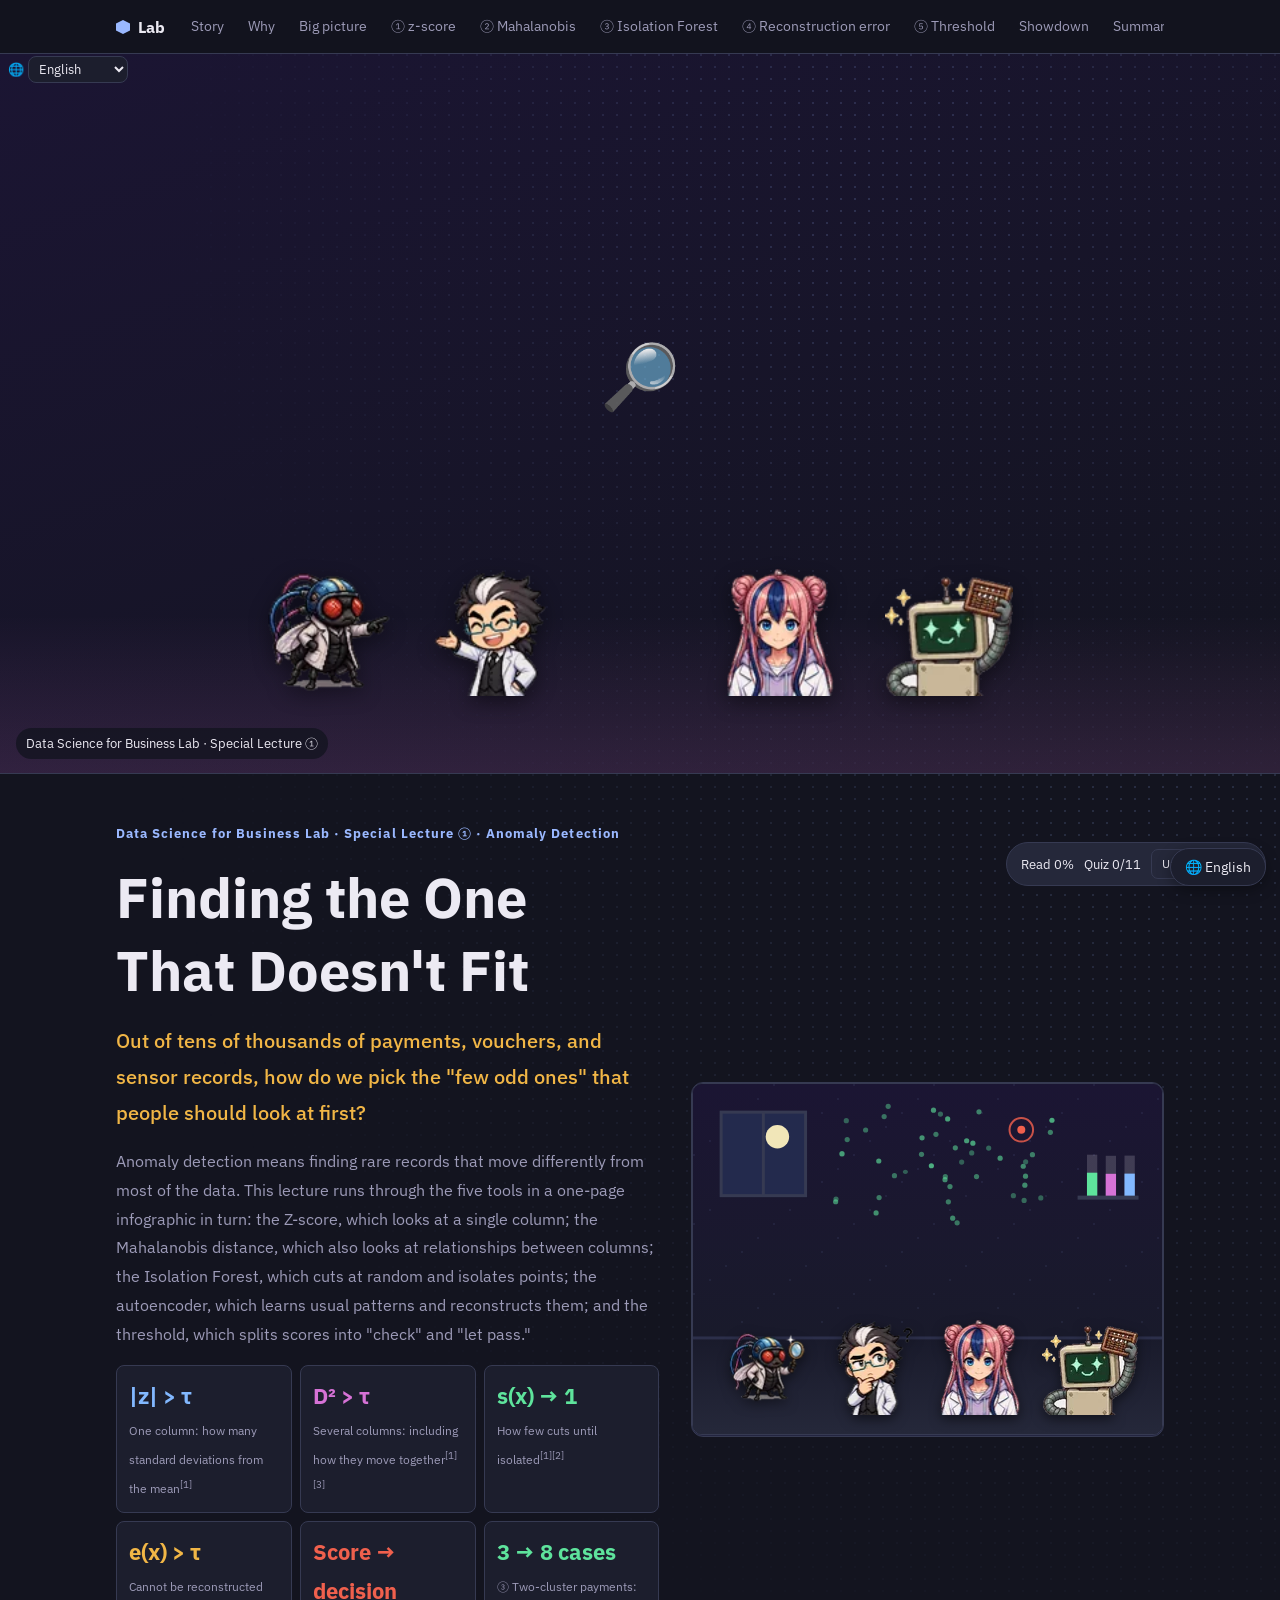
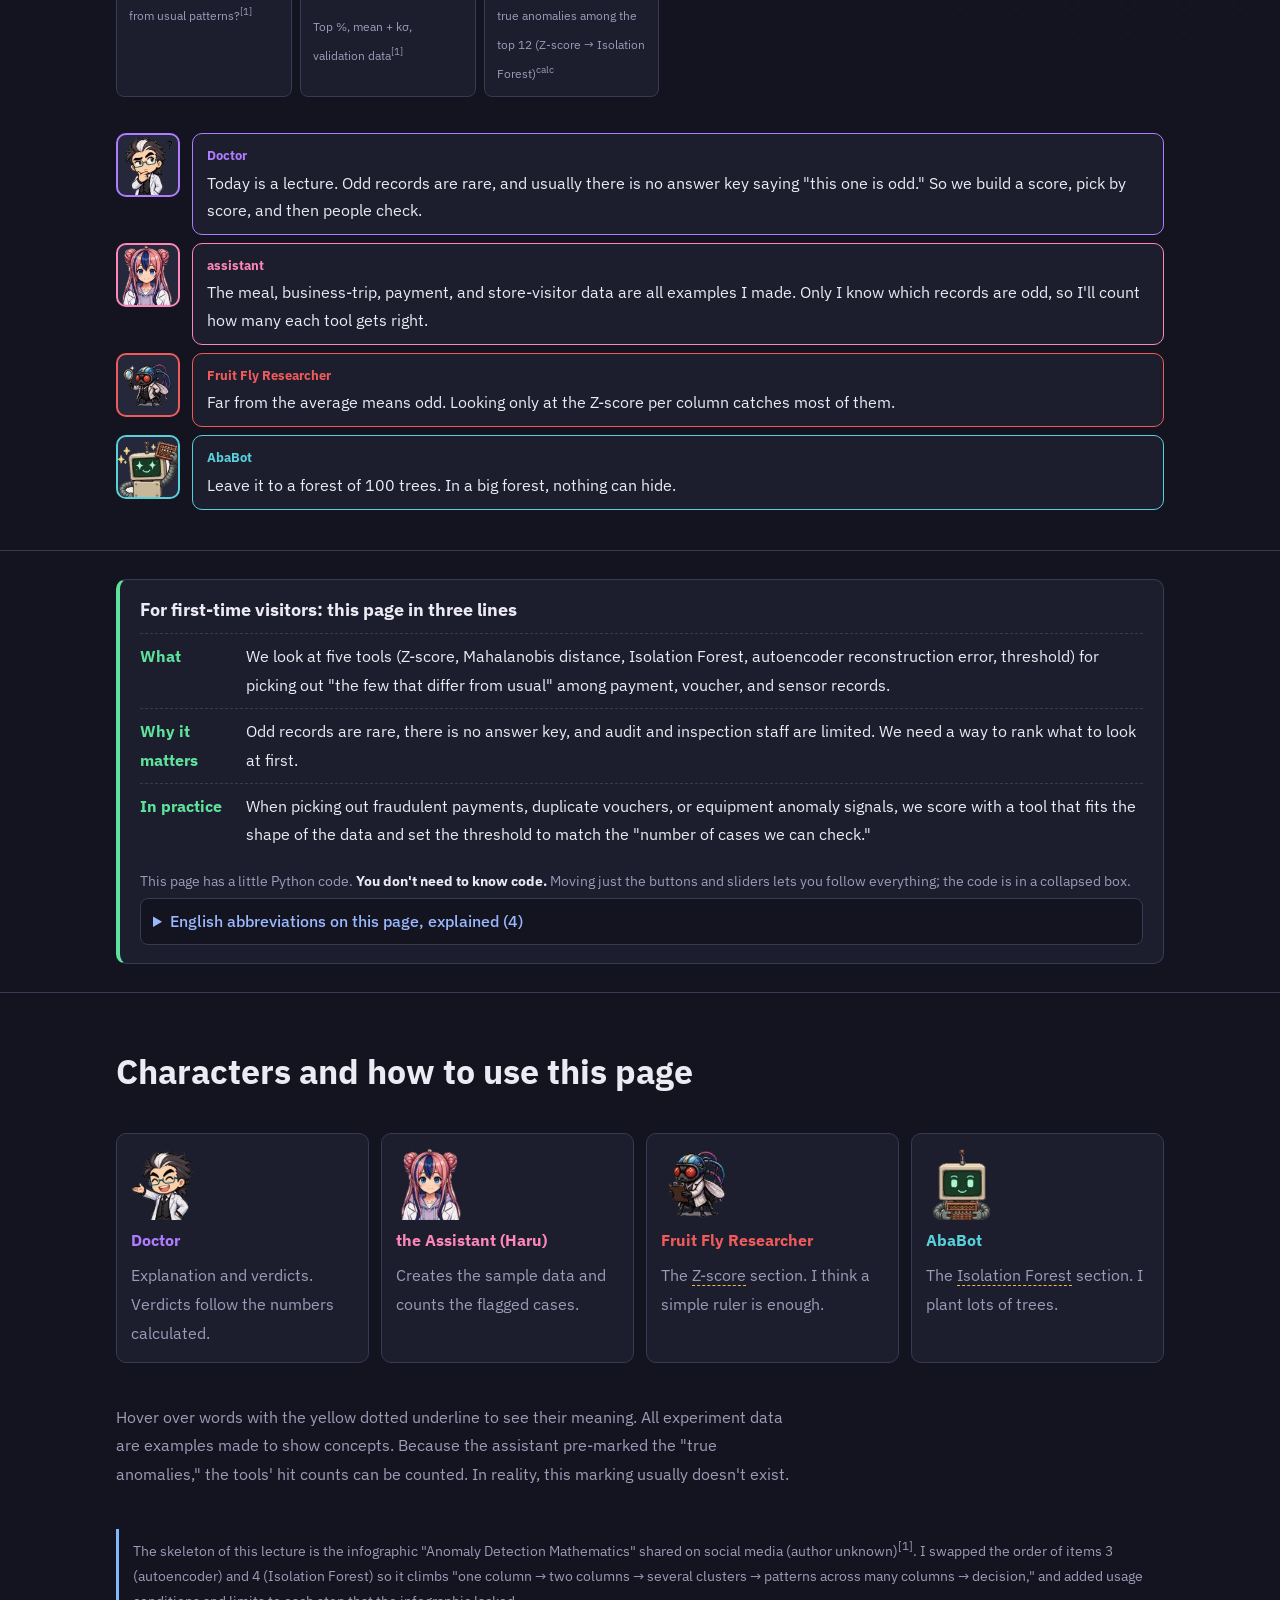
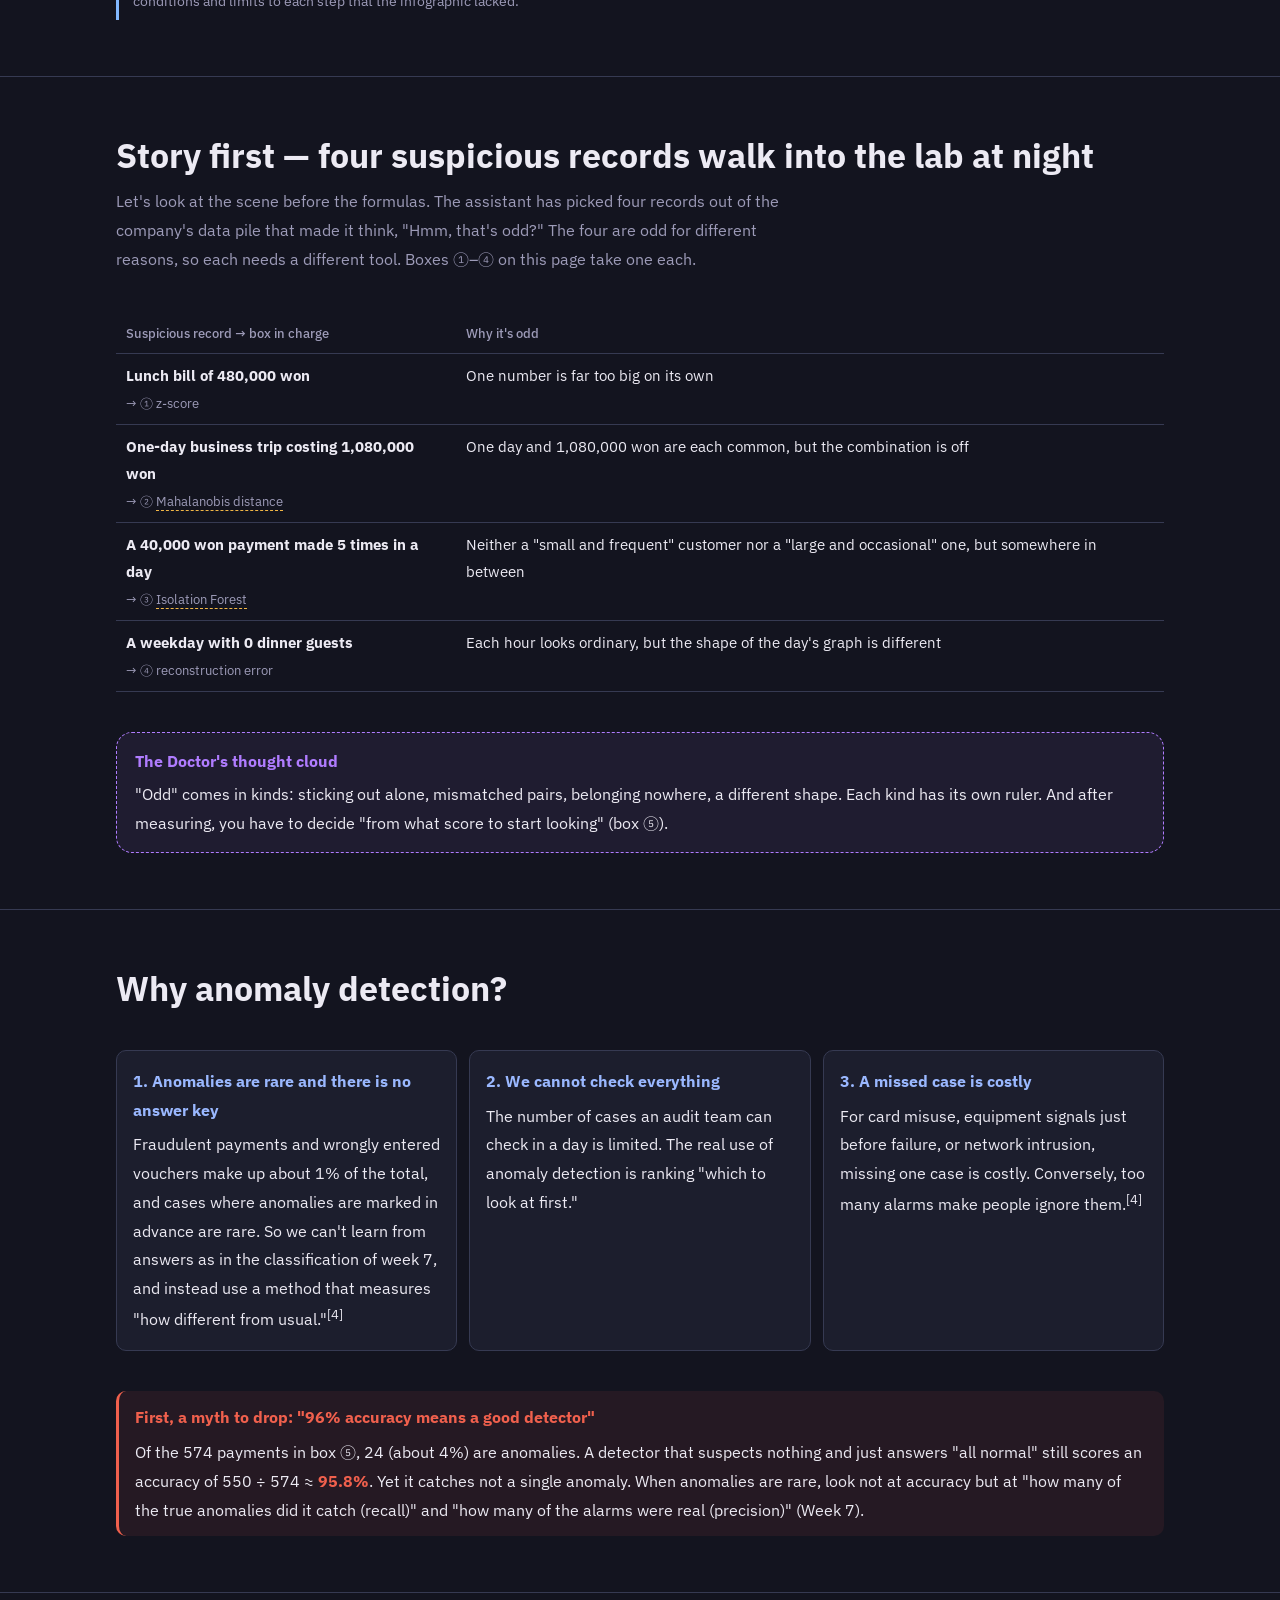
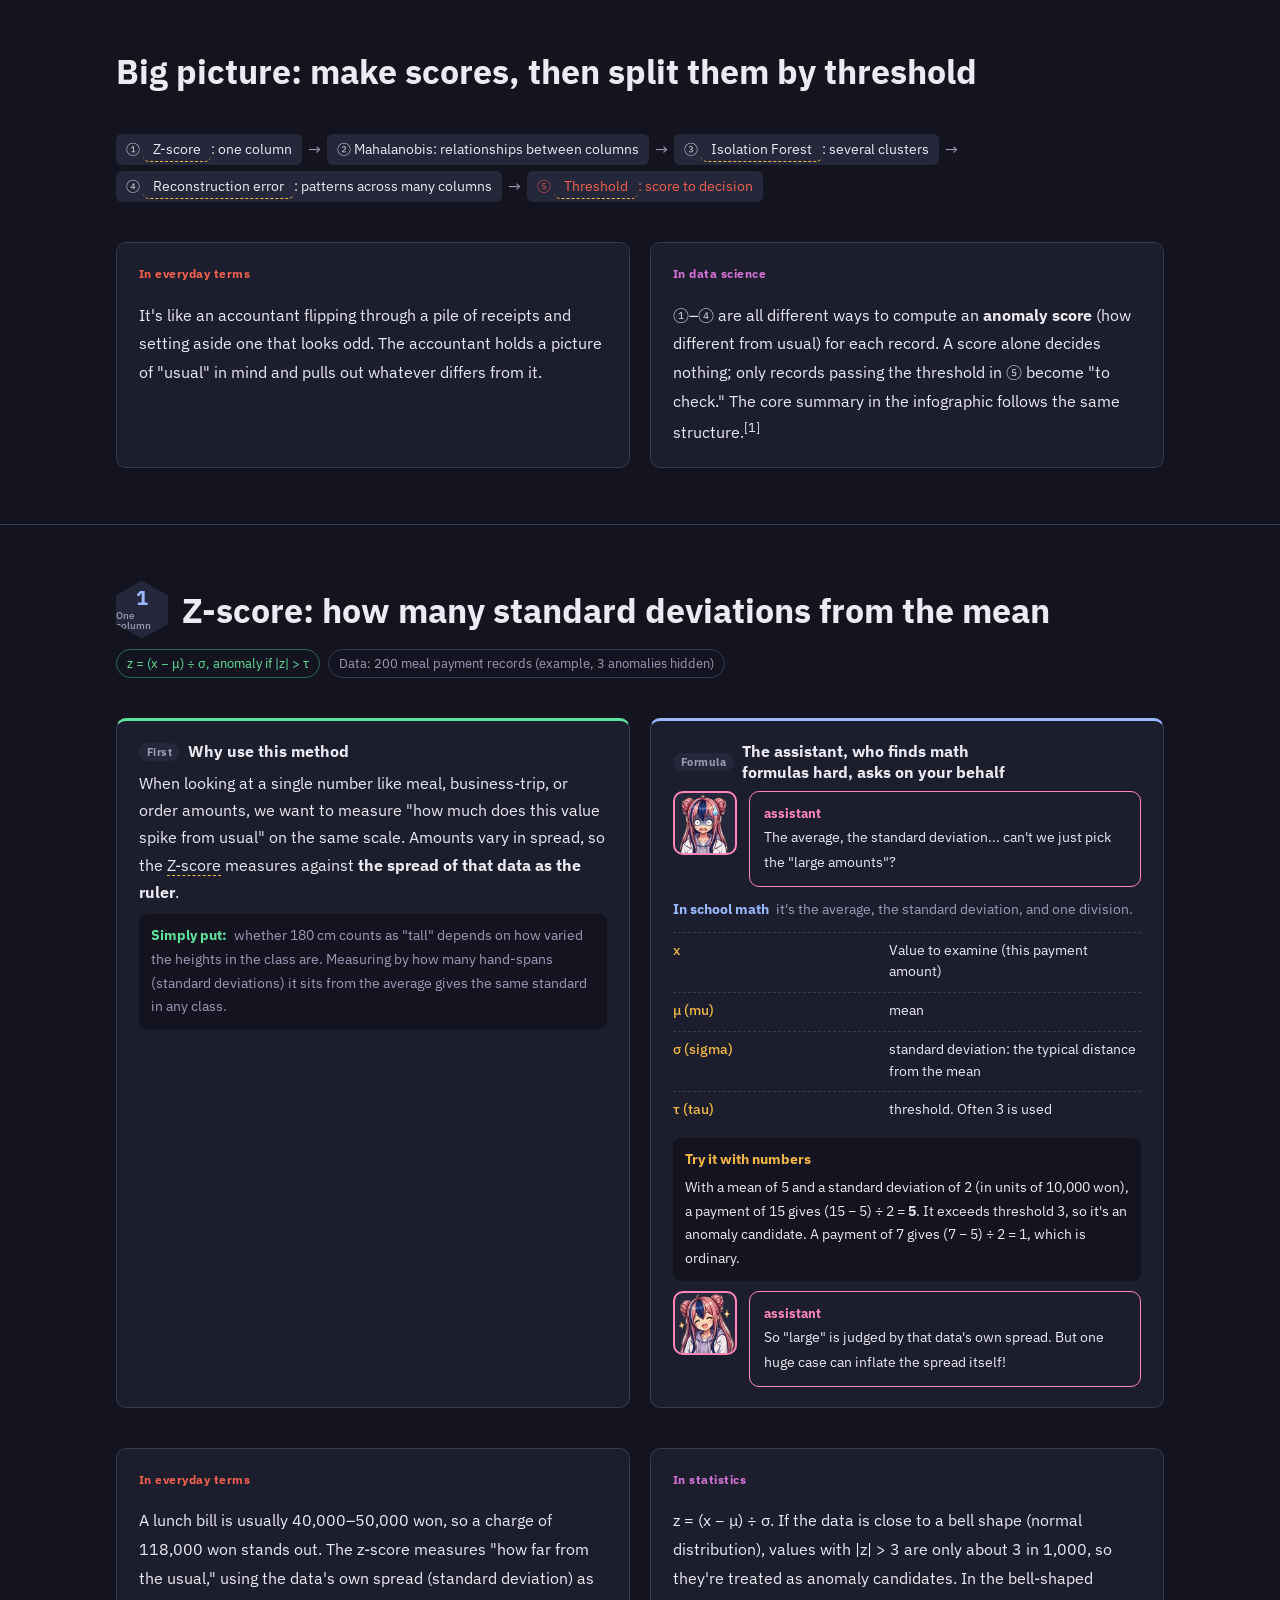
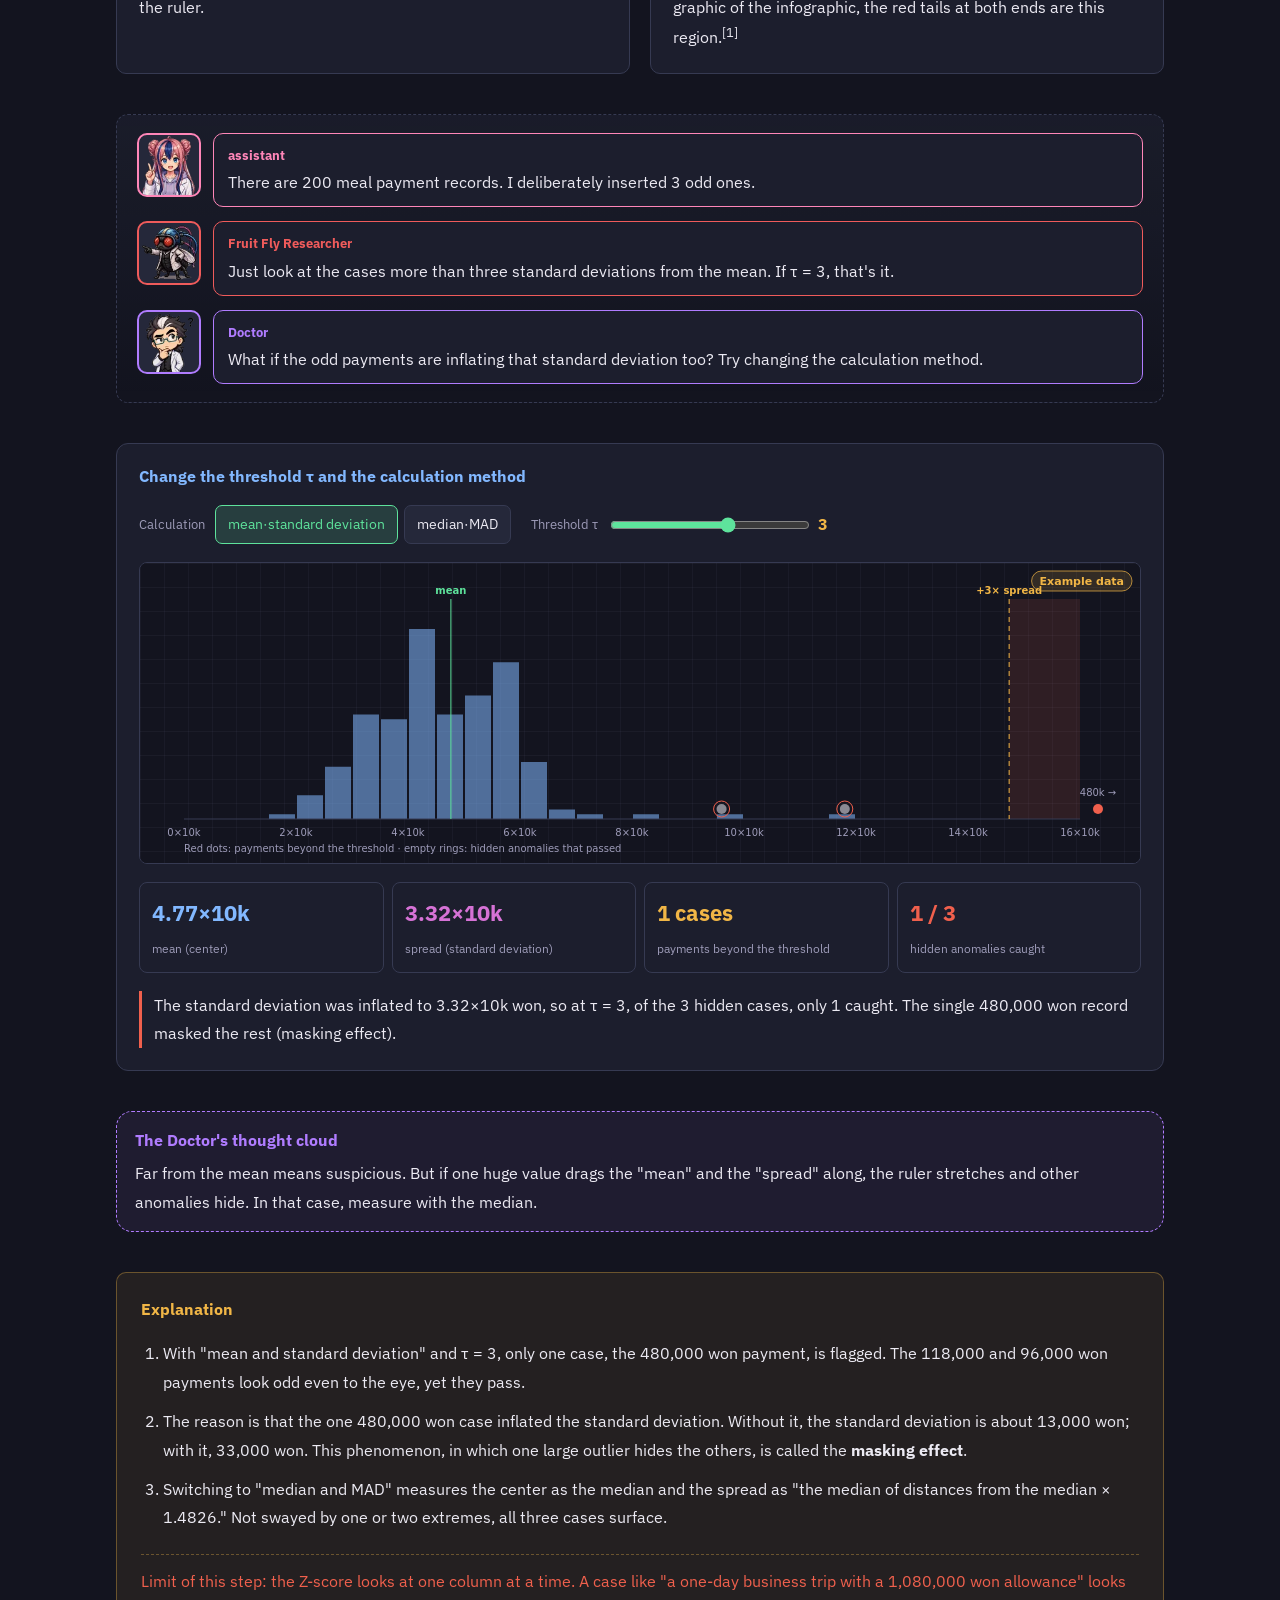
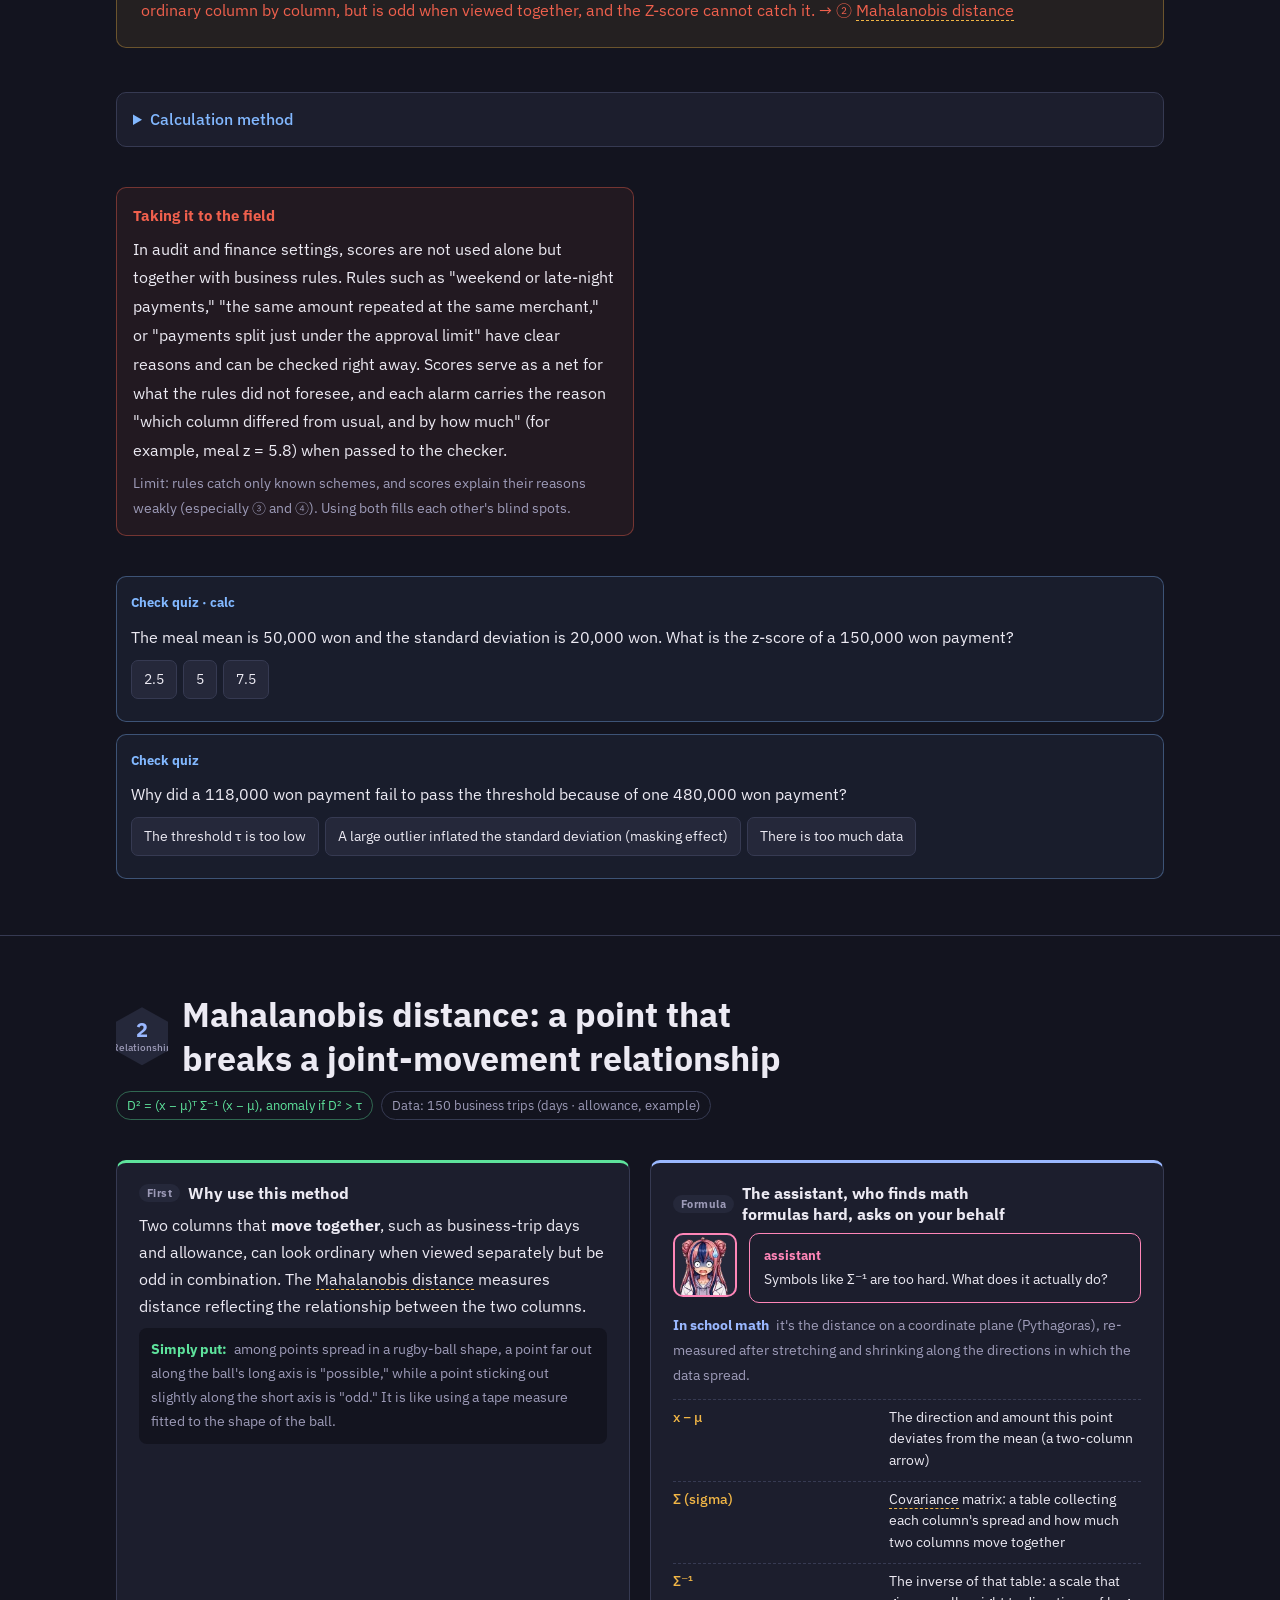
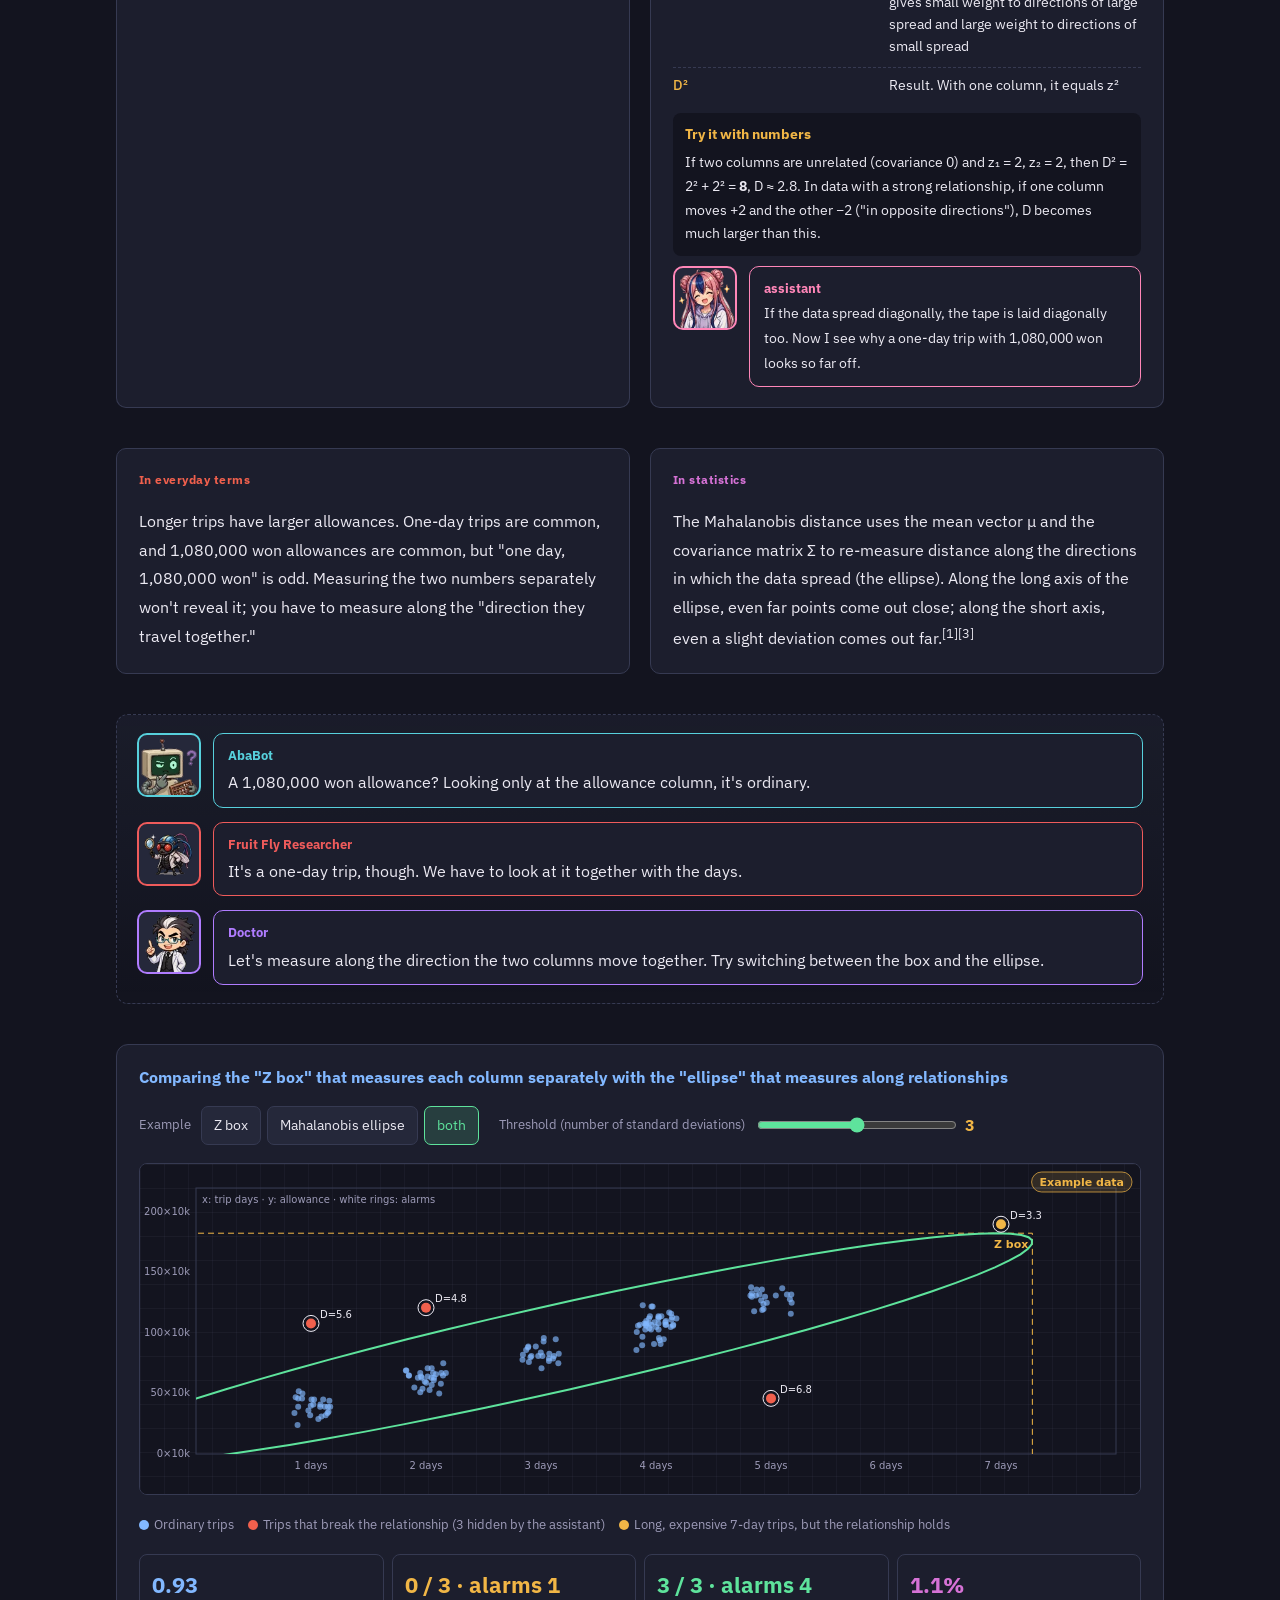
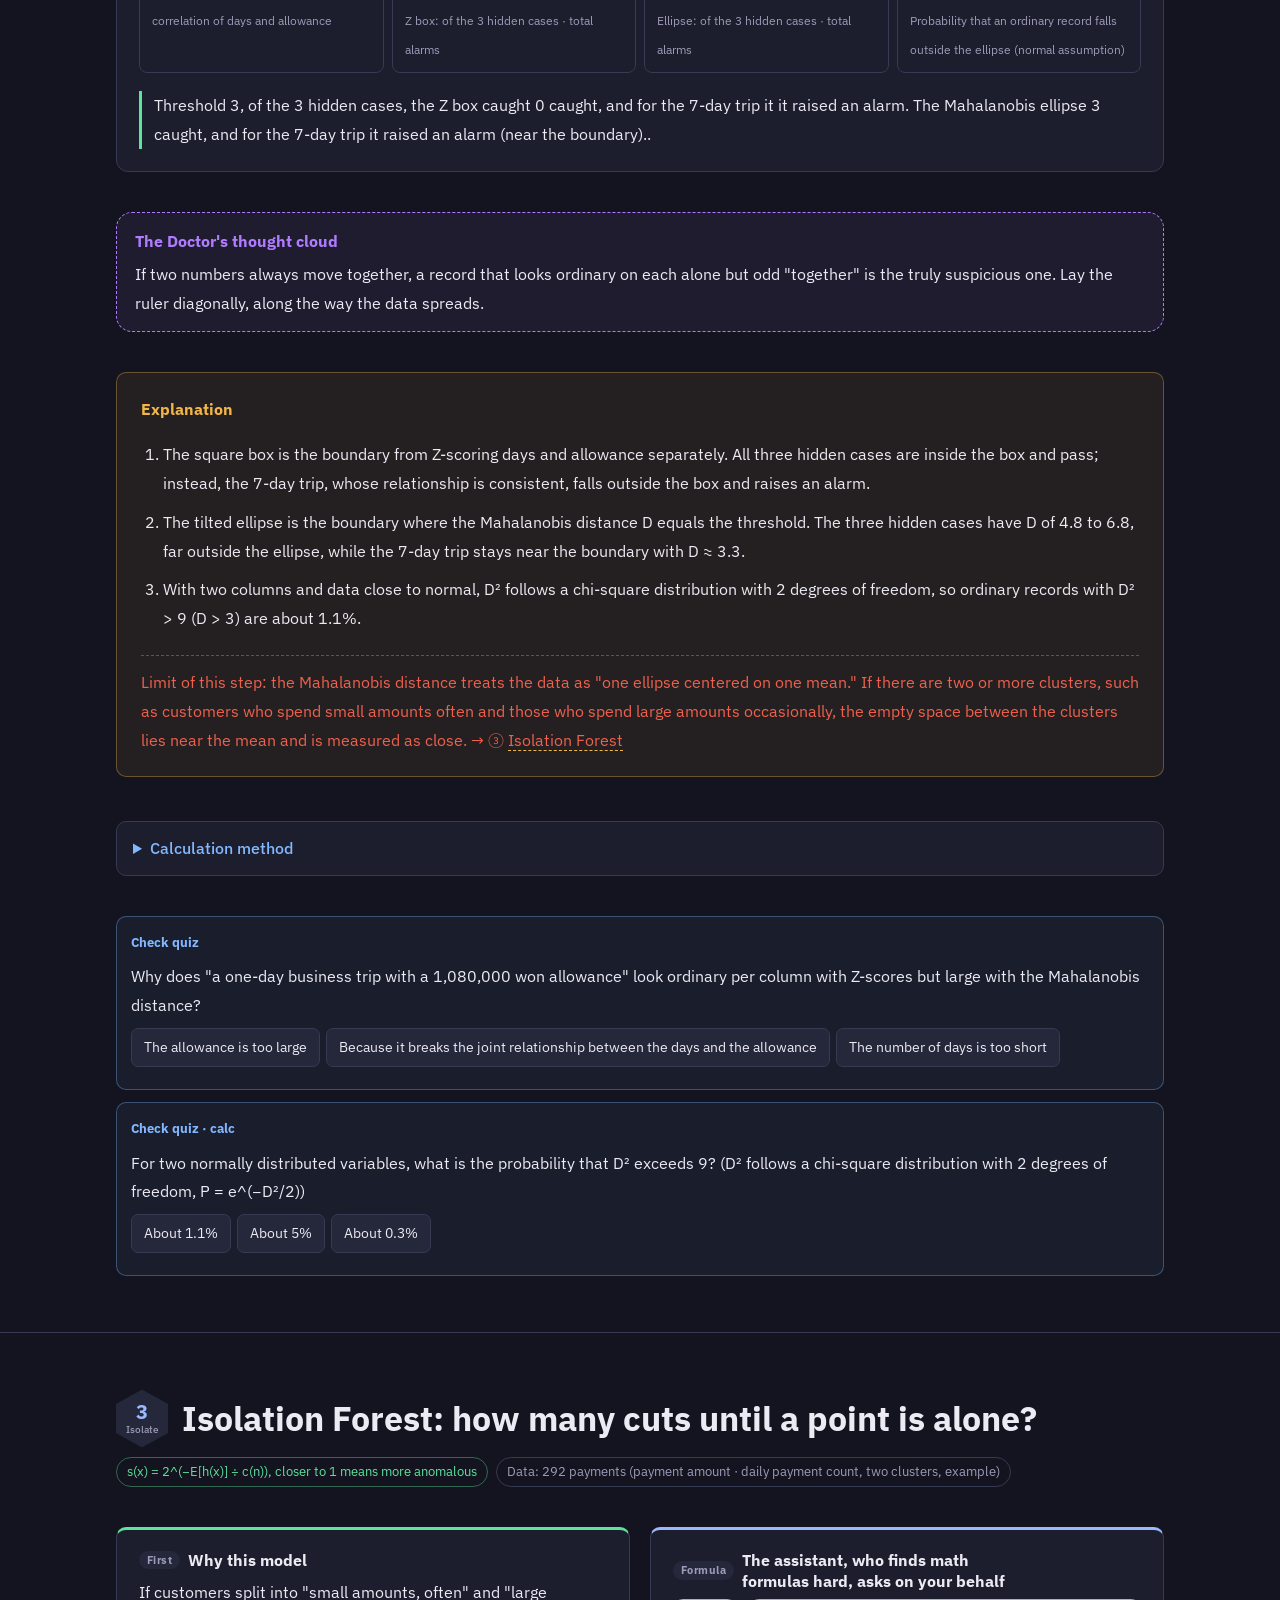
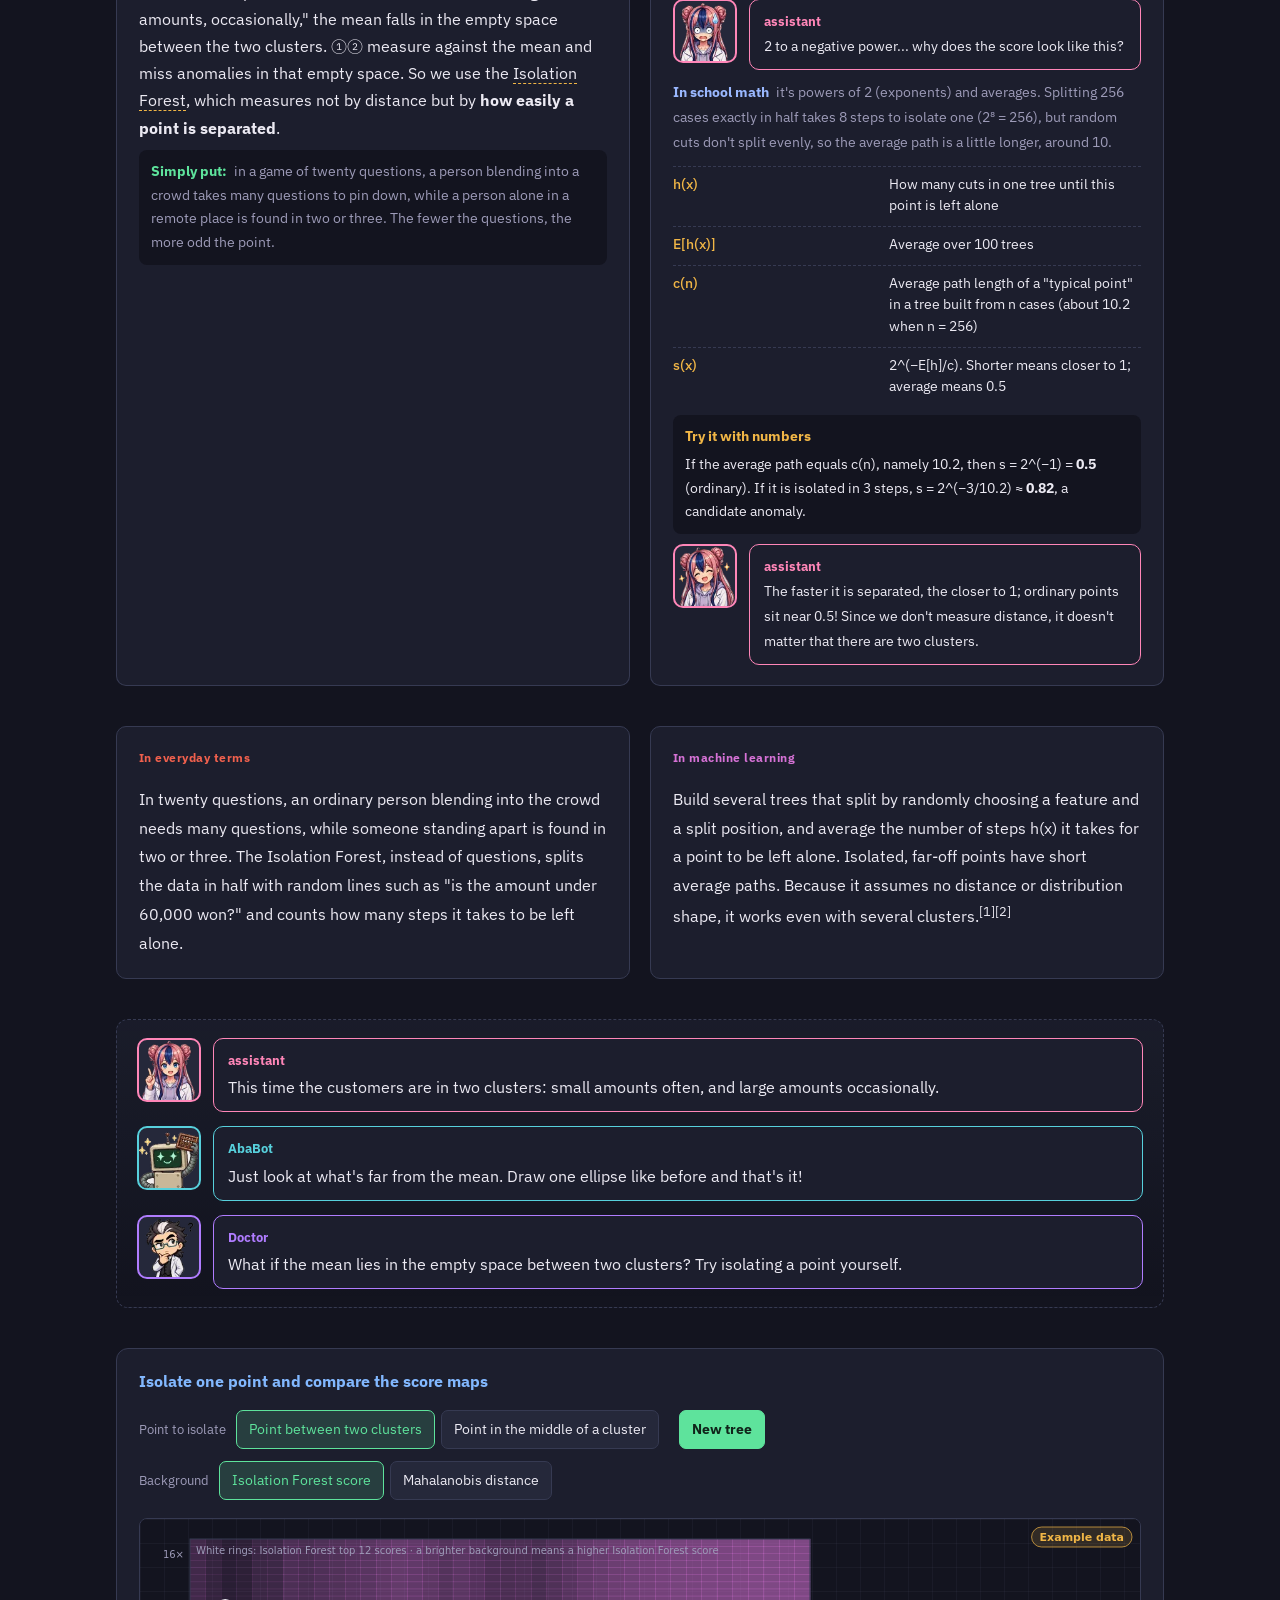
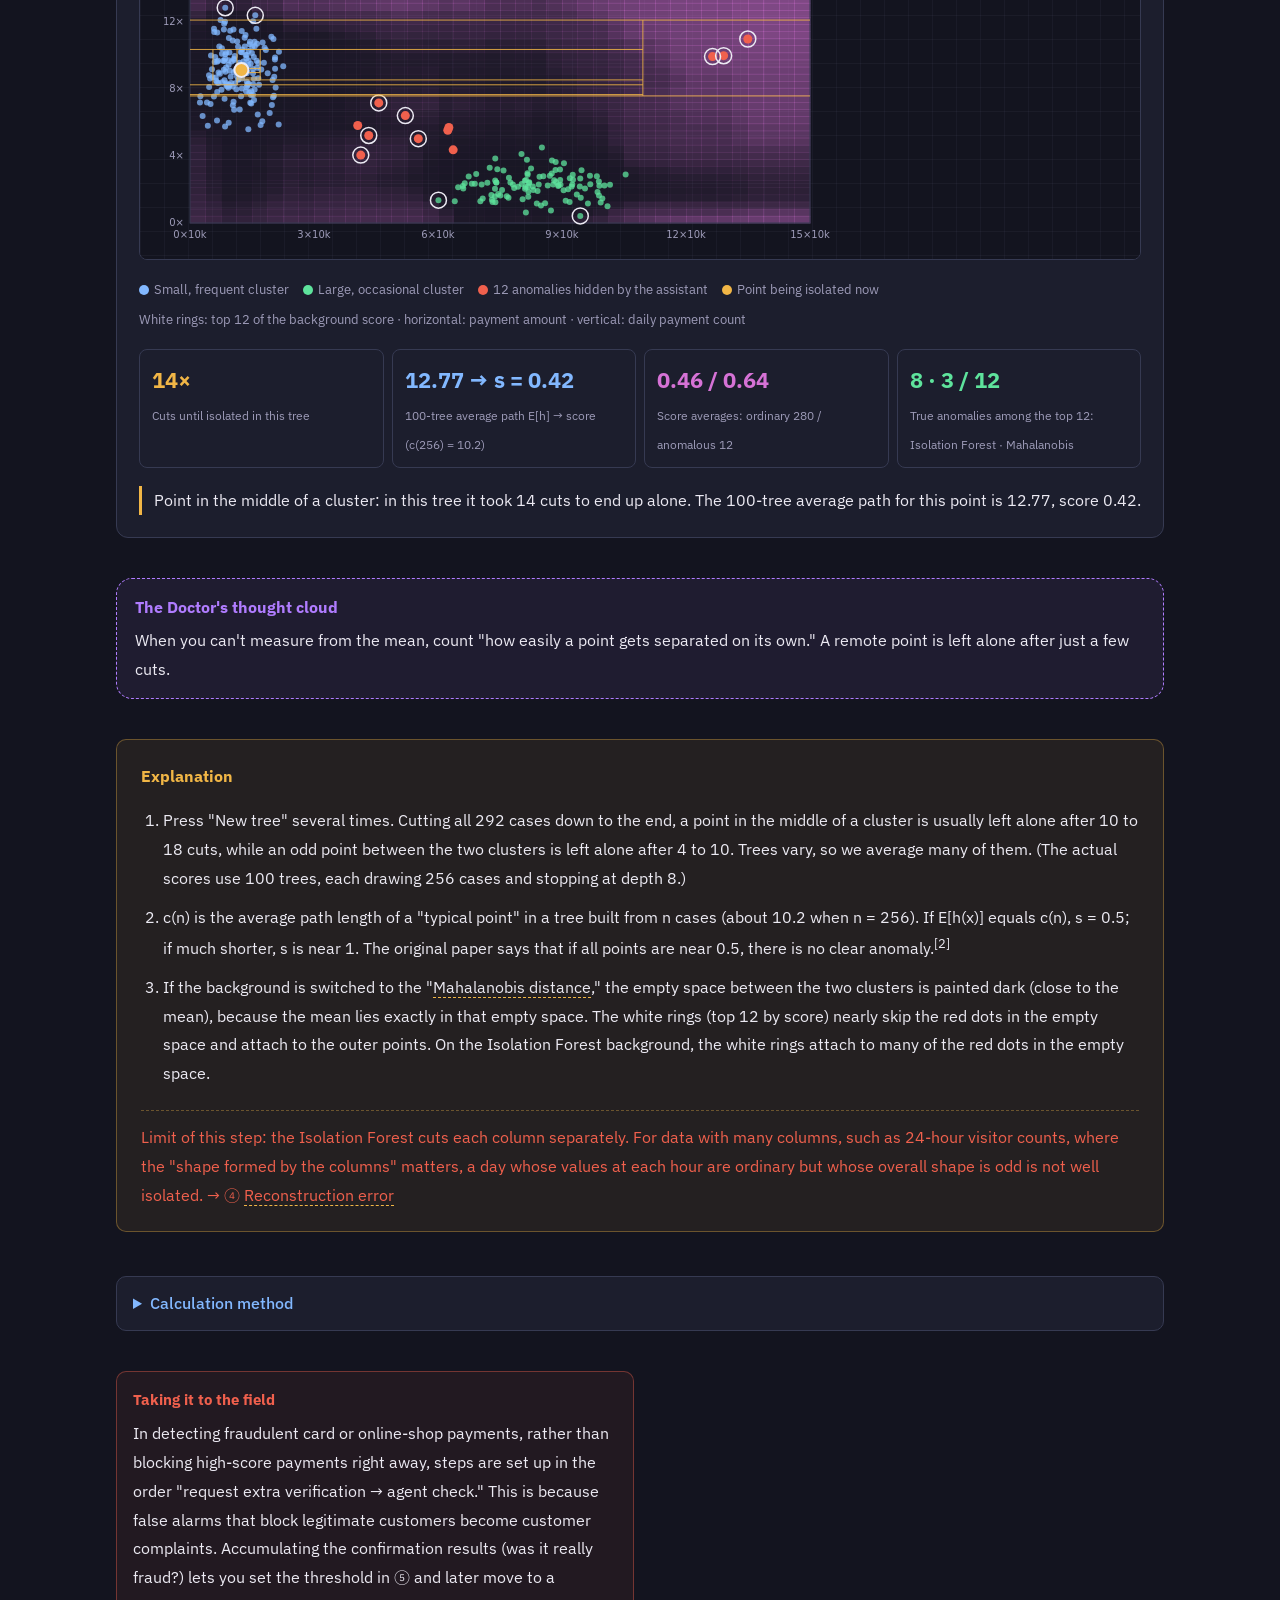
<file: special01_anomaly_detection.html>
<!DOCTYPE html>
<html lang="ko">
<head>
<meta charset="utf-8"><!-- i18n:switcher --><style data-i18n-sw>.i18n-pick{display:inline-flex;align-items:center;gap:4px;margin:0 8px;font:inherit;font-size:13px;white-space:nowrap}.i18n-pick select{font:inherit;font-size:13px;padding:3px 6px;border-radius:8px;border:1px solid var(--rule,rgba(128,128,128,.5));background:var(--panel,Canvas);color:var(--text,CanvasText)}.i18n-pick.float{position:fixed;top:calc(8px + env(safe-area-inset-top,0px));right:max(8px,env(safe-area-inset-right,0px));z-index:9998}#i18nBanner{position:fixed;right:max(14px,env(safe-area-inset-right,0px));bottom:max(14px,env(safe-area-inset-bottom,0px));z-index:9999;font:14px/1.3 var(--font,system-ui,sans-serif)}#i18nBanner>button{border-radius:999px;padding:9px 14px;border:1px solid var(--rule,#363a52);background:var(--panel,#1c1e2d);color:var(--text,#eceaf3);box-shadow:0 4px 14px rgba(0,0,0,.35);cursor:pointer;font:inherit}#i18nBanner ul{position:absolute;right:0;bottom:calc(100% + 8px);margin:0;padding:6px;list-style:none;min-width:150px;border-radius:12px;border:1px solid var(--rule,#363a52);background:var(--panel,#1c1e2d);box-shadow:0 8px 24px rgba(0,0,0,.4)}#i18nBanner ul[hidden]{display:none}#i18nBanner a{display:block;padding:7px 10px;border-radius:8px;color:var(--text,#eceaf3);text-decoration:none}#i18nBanner a:hover,#i18nBanner a:focus-visible{background:var(--panel2,#25283a)}#i18nBanner a[aria-current]{color:var(--amber,#f1b646);font-weight:700}@media print{#i18nBanner,.i18n-pick{display:none!important}}</style><script data-i18n-skip>(function(){var C={"langs": [["ko", "한국어"], ["en", "English"], ["zh", "中文"], ["ja", "日本語"], ["uz", "Oʻzbekcha"], ["ru", "Русский"], ["vi", "Tiếng Việt"]], "urls": {"ko": "special01_anomaly_detection.html", "en": "special01_anomaly_detection.en.html", "zh": "special01_anomaly_detection.zh.html", "ja": "special01_anomaly_detection.ja.html", "uz": "special01_anomaly_detection.uz.html", "ru": "special01_anomaly_detection.ru.html", "vi": "special01_anomaly_detection.vi.html"}, "cur": "ko", "auto": true, "key": "dsb_lab_lang", "hosts": [["#langSw", "append"], ["nav.top .brand", "after"], ["nav .in", "append"], ["nav", "append"]], "banner": true, "select": true},cur=C.cur,ok={},de=document.documentElement;C.langs.forEach(function(l){ok[l[0]]=1});
function U(l){return C.urls[l]}
function save(l){try{localStorage.setItem(C.key,l)}catch(e){}}
function saved(){try{return localStorage.getItem(C.key)}catch(e){return null}}
function go(l){location.replace(U(l)+'?lang='+l+location.hash)}
var shown=function(){de.style.visibility=''};
function tryGo(l){if(location.protocol==='file:'){go(l);return}
 de.style.visibility='hidden';var t=setTimeout(shown,2500);
 try{fetch(U(l),{method:'HEAD',cache:'no-store'}).then(function(r){if(r.ok)go(l);else{clearTimeout(t);shown()}},function(){clearTimeout(t);shown()})}catch(e){clearTimeout(t);shown()}}
var q=null;try{q=new URLSearchParams(location.search).get('lang')}catch(e){}
if(q&&ok[q]){save(q);if(q!==cur){tryGo(q);}}
else if(cur==='ko'&&C.auto){var s=saved(),to=null;
 if(s&&ok[s]){if(s!=='ko')to=s;}
 else if(location.protocol!=='file:'){var same=false;try{same=!!document.referrer&&new URL(document.referrer).origin===location.origin}catch(e){}
  if(!same){var nav=(navigator.languages||[navigator.language||'']).map(function(x){return String(x).slice(0,2).toLowerCase()});
   for(var i=0;i<nav.length;i++){if(nav[i]==='ko')break;if(ok[nav[i]]){to=nav[i];break;}}}}
 if(to)tryGo(to);}
function pick(l){save(l);location.href=U(l)+'?lang='+l+location.hash;}
function name(l){for(var i=0;i<C.langs.length;i++)if(C.langs[i][0]===l)return C.langs[i][1];return l}
function mount(){if(document.getElementById('i18nSel'))return;
 if(C.select){var w=document.createElement('span');w.className='i18n-pick';w.innerHTML='<span aria-hidden="true">🌐</span>';
  var s=document.createElement('select');s.id='i18nSel';s.setAttribute('aria-label','Language');
  C.langs.forEach(function(l){var o=document.createElement('option');o.value=l[0];o.textContent=l[1];if(l[0]===cur)o.selected=true;s.appendChild(o);});
  s.addEventListener('change',function(){pick(s.value)});w.appendChild(s);var put=false;
  for(var i=0;i<C.hosts.length&&!put;i++){var h=document.querySelector(C.hosts[i][0]);if(!h)continue;var m=C.hosts[i][1];
   if(m==='after')h.insertAdjacentElement('afterend',w);else if(m==='before')h.insertAdjacentElement('beforebegin',w);else h.appendChild(w);put=true;}
  if(!put){w.classList.add('float');document.body.appendChild(w);}}
 if(C.banner&&!document.getElementById('i18nBanner')){var b=document.createElement('div');b.id='i18nBanner';
  var bt=document.createElement('button');bt.type='button';bt.setAttribute('aria-haspopup','true');bt.setAttribute('aria-expanded','false');bt.textContent='🌐 '+name(cur);
  var ul=document.createElement('ul');ul.hidden=true;ul.setAttribute('role','menu');
  C.langs.forEach(function(l){var li=document.createElement('li'),a=document.createElement('a');a.href=U(l[0])+'?lang='+l[0];a.textContent=l[1];a.lang=l[0];a.setAttribute('role','menuitem');
   if(l[0]===cur)a.setAttribute('aria-current','true');a.addEventListener('click',function(e){e.preventDefault();pick(l[0])});li.appendChild(a);ul.appendChild(li);});
  function close(){ul.hidden=true;bt.setAttribute('aria-expanded','false')}
  bt.addEventListener('click',function(e){e.stopPropagation();ul.hidden=!ul.hidden;bt.setAttribute('aria-expanded',String(!ul.hidden))});
  document.addEventListener('click',function(e){if(!b.contains(e.target))close()});
  document.addEventListener('keydown',function(e){if(e.key==='Escape'){close();bt.focus&&!ul.hidden&&bt.focus()}});
  b.appendChild(ul);b.appendChild(bt);document.body.appendChild(b);}}
if(document.readyState==='loading')document.addEventListener('DOMContentLoaded',mount);else mount();})();</script><!-- /i18n:switcher -->
<meta name="viewport" content="width=device-width, initial-scale=1, viewport-fit=cover">
<title>평소와 다른 한 건 찾기 — 이상 탐지의 다섯 도구</title>
<meta name="description" content="비즈니스를 위한 데이터 과학 연구실 특강 ①. Z 점수, 마할라노비스 거리, 고립 숲(Isolation Forest), 오토인코더의 복원 오차, 문턱값 정하기를 법인카드·출장비·결제·매장 방문객 예시로 직접 돌려 본다.">
<meta name="citation_title" content="평소와 다른 한 건 찾기 — 이상 탐지의 다섯 도구">
<meta name="citation_author" content="안상선">
<meta name="citation_publication_date" content="2026/11/09">
<meta name="dc.title" content="평소와 다른 한 건 찾기 — 이상 탐지의 다섯 도구"><meta name="dc.creator" content="안상선"><meta name="dc.language" content="ko"><meta name="dc.date" content="2026-11-09">
<meta property="og:type" content="article"><meta property="og:title" content="평소와 다른 한 건 찾기 — 이상 탐지의 다섯 도구"><meta property="og:description" content="비즈니스를 위한 데이터 과학 연구실 특강 ①. Z 점수, 마할라노비스 거리, 고립 숲(Isolation Forest), 오토인코더의 복원 오차, 문턱값 정하기를 법인카드·출장비·결제·매장 방문객 예시로 직접 돌려 본다."><meta property="og:url" content="https://adminmrobo.github.io/data_science_for_business/special01_anomaly_detection.html"><meta property="og:image" content="https://adminmrobo.github.io/data_science_for_business/img/og_index.jpg"><meta name="twitter:card" content="summary_large_image">
<link rel="icon" href="data:image/svg+xml,%3Csvg xmlns='http://www.w3.org/2000/svg' viewBox='0 0 16 16'%3E%3Cpath d='M8 0l7 4v8l-7 4-7-4V4z' fill='%239ab8ff'/%3E%3C/svg%3E">
<link rel="preconnect" href="https://fonts.googleapis.com"><link rel="stylesheet" href="https://fonts.googleapis.com/css2?family=IBM+Plex+Sans+KR:wght@400;500;700&display=swap">
<style>
/* 밤의 연구실 + 형광 현미경 (ai-lab-explainer 디자인 시스템). 시리즈: 비즈니스를 위한 데이터 과학 연구실 */
/* 밤의 연구실 + 형광 현미경 (ai-lab-explainer 디자인 시스템, 어두운 단일 테마). 주제 강조색: 시퀀스 #9ab8ff */
:root{
  --bg:#13141f; --panel:#1c1e2d; --panel2:#25283a; --rule:#363a52;
  --text:#eceaf3; --muted:#9d9bb8;
  --stain:#d672d6; --gfp:#5ee39c; --eye:#f0604d; --amber:#f1b646; --info:#82b8ff; --seq:#9ab8ff;
  --c-doc:#b07cff; --c-asst:#ff86b8; --c-fly:#ef5b5b; --c-robo:#57d0dc;
  --a0:#f0604d; --a1:#82b8ff; --a2:#5ee39c; --a3:#d672d6;
  --font:"IBM Plex Sans KR","Apple SD Gothic Neo","Malgun Gothic","Noto Sans KR",system-ui,sans-serif;
  color-scheme:dark;
}
*{box-sizing:border-box}
[hidden]{display:none!important}
html{scroll-behavior:smooth}
@media (prefers-reduced-motion:reduce){html{scroll-behavior:auto}}
body{background:var(--bg);color:var(--text);font-family:var(--font);font-size:16px;line-height:1.7;margin:0}
body::before{content:"";position:fixed;inset:0 0 auto;height:env(safe-area-inset-top,0px);z-index:60;background:var(--bg)}
h1,h2,h3,h4,p,li,td,th{word-break:keep-all}
h1,h2,h3{text-wrap:balance;line-height:1.3;margin:0}
h1{font-size:clamp(32px,5vw,56px);font-weight:700}
h2{font-size:clamp(24px,3vw,34px);font-weight:700}
h3{font-size:19px;font-weight:700}
p{margin:0}
a{color:var(--info)}
:focus-visible{outline:2px solid var(--amber);outline-offset:2px}
.wrap{max-width:1080px;margin:0 auto;padding-left:max(16px,env(safe-area-inset-left,0px));padding-right:max(16px,env(safe-area-inset-right,0px))}
.stack{display:flex;flex-direction:column;gap:22px}
.muted{color:var(--muted)}
.num{font-variant-numeric:tabular-nums}

/* 진행 막대, 내비 */
#prog{position:fixed;left:0;top:env(safe-area-inset-top,0px);height:3px;background:var(--gfp);width:0;z-index:70}
nav.top{position:sticky;top:env(safe-area-inset-top,0px);z-index:50;height:54px;background:rgba(19,20,31,.86);backdrop-filter:blur(8px);-webkit-backdrop-filter:blur(8px);border-bottom:1px solid var(--rule)}
nav.top .wrap{display:flex;align-items:center;gap:16px;height:54px}
nav.top .logo{font-weight:700;white-space:nowrap;color:var(--text);text-decoration:none;display:flex;align-items:center;gap:8px}
nav.top .logo i{display:inline-block;width:14px;height:14px;background:var(--seq);clip-path:polygon(50% 0,100% 25%,100% 75%,50% 100%,0 75%,0 25%)}
nav.top .links{display:flex;gap:4px;overflow-x:auto;scrollbar-width:none;min-width:0}
nav.top .links::-webkit-scrollbar{display:none}
nav.top .links a{color:var(--muted);text-decoration:none;font-size:14px;padding:6px 10px;border-radius:6px;white-space:nowrap}
nav.top .links a:hover{color:var(--text);background:var(--panel)}

/* 히어로 */
header.hero{position:relative;overflow:hidden;border-bottom:1px solid var(--rule)}
header.hero::before{content:"";position:absolute;inset:0;pointer-events:none;
  background-image:radial-gradient(circle at 1px 1px,rgba(154,184,255,.16) 1.2px,transparent 1.4px);background-size:14px 12px;
  -webkit-mask-image:radial-gradient(circle at 90% 0%,#000 0,transparent 55%);mask-image:radial-gradient(circle at 90% 0%,#000 0,transparent 55%)}
.hero-grid{display:grid;grid-template-columns:minmax(0,1.15fr) minmax(0,1fr);gap:32px;align-items:center;padding-block:48px 36px;position:relative}
.hero-text{display:flex;flex-direction:column;gap:16px;min-width:0}
.eyebrow{font-size:13px;letter-spacing:.08em;color:var(--seq);font-weight:700}
.q{font-size:20px;color:var(--amber);font-weight:500}
.pixelart{position:relative;min-width:0}
.scene-img{width:100%;display:block;border:1px solid var(--rule);border-radius:10px}
figure.scene{margin:0}
figure.scene img{width:100%;max-width:820px;display:block;border-radius:12px;border:1px solid var(--rule)}
.concept4>div .lvtag{align-self:flex-start;margin-top:auto}
.pixelart canvas{width:100%;display:block;image-rendering:pixelated;border:1px solid var(--rule);border-radius:10px;background:var(--panel)}
@media (max-width:860px){.hero-grid{grid-template-columns:1fr}}

.kpis{display:grid;grid-template-columns:repeat(6,minmax(0,1fr));gap:8px}
.kpi{background:var(--panel);border:1px solid var(--rule);border-radius:8px;padding:10px 12px;min-width:0}
.kpi b{display:block;font-size:22px;font-variant-numeric:tabular-nums}
.kpi span{font-size:12px;color:var(--muted)}
.kpi.g b{color:var(--gfp)}.kpi.m b{color:var(--stain)}.kpi.r b{color:var(--eye)}.kpi.a b{color:var(--amber)}.kpi.i b{color:var(--info)}
.kpis.k4{grid-template-columns:repeat(4,minmax(0,1fr))}
.kpis.k3{grid-template-columns:repeat(3,minmax(0,1fr))}
@media (max-width:860px){.kpis{grid-template-columns:repeat(3,minmax(0,1fr))}}
@media (max-width:460px){.kpis,.kpis.k4,.kpis.k3{grid-template-columns:repeat(2,minmax(0,1fr))}}

.dialog{display:flex;flex-direction:column;gap:8px}

/* 섹션 */
section.level{padding-block:56px;border-bottom:1px solid var(--rule)}
.lvhead{display:flex;flex-direction:column;gap:10px}
.hexrow{display:flex;align-items:center;gap:14px}
.hexno{width:52px;height:58px;flex:none;background:var(--panel2);border:0;clip-path:polygon(50% 0,100% 25%,100% 75%,50% 100%,0 75%,0 25%);display:flex;flex-direction:column;align-items:center;justify-content:center;font-weight:700;font-size:20px;color:var(--seq);line-height:1}
.hexno small{font-size:10px;color:var(--muted);font-weight:500;margin-top:3px}
.sub{display:flex;flex-wrap:wrap;gap:8px}
.lvtag{font-size:13px;border:1px solid var(--rule);border-radius:99px;padding:2px 10px;color:var(--muted)}
.lvtag.g{color:var(--gfp);border-color:rgba(94,227,156,.4)}
.lead{color:var(--muted);max-width:68ch}

.steps{display:grid;grid-template-columns:repeat(3,minmax(0,1fr));gap:12px}
.steps>div{background:var(--panel);border:1px solid var(--rule);border-radius:10px;padding:16px;display:flex;flex-direction:column;gap:6px;min-width:0}
.steps b{color:var(--seq)}
.steps.four{grid-template-columns:repeat(4,minmax(0,1fr))}
@media (max-width:860px){.steps,.steps.four{grid-template-columns:repeat(2,minmax(0,1fr))}}
@media (max-width:520px){.steps,.steps.four{grid-template-columns:1fr}}

.pair{display:grid;grid-template-columns:1fr 1fr;gap:12px}
.pair>div{background:var(--panel);border:1px solid var(--rule);border-radius:10px;padding:16px;display:flex;flex-direction:column;gap:8px;min-width:0}
.tag{font-size:12px;font-weight:700;letter-spacing:.04em}
.tag.fly{color:var(--eye)}.tag.nn{color:var(--stain)}
@media (max-width:760px){.pair{grid-template-columns:1fr}}

.panel{background:var(--panel);border:1px solid var(--rule);border-radius:12px;padding:16px;display:flex;flex-direction:column;gap:14px;min-width:0}
.panel h3{font-size:16px;color:var(--info)}
.cwrap{overflow-x:auto;border-radius:8px;background:var(--bg);border:1px solid var(--rule)}
.cwrap canvas{display:block;width:100%}
.cwrap canvas.wide{min-width:640px}
.ctrl{display:flex;flex-wrap:wrap;gap:12px 20px;align-items:center}
.group{display:flex;flex-wrap:wrap;gap:6px;align-items:center}
.glabel{font-size:13px;color:var(--muted);margin-right:4px}
.bt{font:inherit;font-size:14px;background:var(--panel2);color:var(--text);border:1px solid var(--rule);border-radius:7px;padding:6px 12px;cursor:pointer}
.bt:hover{border-color:var(--muted)}
.bt[aria-pressed="true"],.bt.on{background:rgba(94,227,156,.16);border-color:var(--gfp);color:var(--gfp)}
.bt.primary{background:var(--gfp);color:#10241a;border-color:var(--gfp);font-weight:700}
.val{font-variant-numeric:tabular-nums;color:var(--amber);font-weight:700;min-width:4ch}
input[type=range]{accent-color:var(--gfp);width:200px;max-width:100%}
.eq{font-variant-numeric:tabular-nums;background:var(--bg);border:1px dashed var(--rule);border-radius:8px;padding:10px 12px;overflow-x:auto;white-space:nowrap}
.eq b{color:var(--gfp)}.eq em{color:var(--stain);font-style:normal}.eq i{color:var(--amber);font-style:normal}
.insight{display:flex;flex-direction:column;gap:6px}
.insight p{padding-left:12px;border-left:3px solid var(--rule)}
.insight p.g{border-color:var(--gfp)}.insight p.m{border-color:var(--stain)}.insight p.r{border-color:var(--eye)}.insight p.a{border-color:var(--amber)}

.explain{background:rgba(241,182,70,.08);border:1px solid rgba(241,182,70,.35);border-radius:10px;padding:16px;display:flex;flex-direction:column;gap:8px}
.explain h4{margin:0;color:var(--amber);font-size:16px}
.explain ol,.explain ul{margin:0;padding-left:20px}
.explain .limit{color:var(--eye)}
details.math{background:var(--panel);border:1px solid var(--rule);border-radius:10px;padding:12px 16px}
details.math summary{cursor:pointer;color:var(--info);font-weight:500}
details.math>div{margin-top:10px;display:flex;flex-direction:column;gap:8px}
.bridge{border-radius:10px;padding:14px 16px;display:flex;flex-direction:column;gap:6px;border:1px solid}
.bridge h4{margin:0;font-size:15px}
.bridge.gen{background:rgba(130,184,255,.07);border-color:rgba(130,184,255,.4)}.bridge.gen h4{color:var(--info)}
.bridge.field{background:rgba(240,96,77,.07);border-color:rgba(240,96,77,.4)}.bridge.field h4{color:var(--eye)}
.bridge .lim{font-size:14px;color:var(--muted)}
.bridges{display:grid;grid-template-columns:1fr 1fr;gap:12px}
@media (max-width:760px){.bridges{grid-template-columns:1fr}}

/* 말풍선 */
.say{display:flex;gap:12px;align-items:flex-start}
.say img.who{width:64px;height:64px;flex:none;object-fit:contain;background:var(--panel2);border-radius:10px;border:2px solid var(--rule)}
.say>div{background:var(--panel);border:1px solid var(--rule);border-radius:10px;padding:10px 14px;min-width:0;flex:1}
.say .name{font-size:13px;display:block}
.say[data-who=doc] img.who,.say[data-who=doc]>div{border-color:var(--c-doc)}.say[data-who=doc] .name{color:var(--c-doc)}
.say[data-who=asst] img.who,.say[data-who=asst]>div{border-color:var(--c-asst)}.say[data-who=asst] .name{color:var(--c-asst)}
.say[data-who=fly] img.who,.say[data-who=fly]>div{border-color:var(--c-fly)}.say[data-who=fly] .name{color:var(--c-fly)}
.say[data-who=robo] img.who,.say[data-who=robo]>div{border-color:var(--c-robo)}.say[data-who=robo] .name{color:var(--c-robo)}
@media (max-width:520px){.say img.who{width:52px;height:52px}}

.cast{display:grid;grid-template-columns:repeat(4,minmax(0,1fr));gap:12px}
.cast>div{background:var(--panel);border:1px solid var(--rule);border-radius:10px;padding:14px;display:flex;flex-direction:column;gap:6px;align-items:flex-start;min-width:0}
.cast img{width:72px;height:72px;object-fit:contain}
@media (max-width:860px){.cast{grid-template-columns:repeat(2,minmax(0,1fr))}}

/* 행동 칩 */
.chip{display:inline-flex;align-items:center;gap:4px;font-size:13px;border-radius:6px;padding:1px 8px;font-weight:700;color:#11121a}
.chip.a0{background:var(--a0)}.chip.a1{background:var(--a1)}.chip.a2{background:var(--a2)}.chip.a3{background:var(--a3)}

/* 표 */
.tw{overflow-x:auto}
table.tb{border-collapse:collapse;width:100%;min-width:520px;font-size:15px}
.tb th,.tb td{border-bottom:1px solid var(--rule);padding:8px 10px;text-align:left;vertical-align:top}
.tb th{color:var(--muted);font-weight:500;font-size:13px}
.tb td.n{font-variant-numeric:tabular-nums;text-align:right}

/* 대결 */
.duel{display:flex;flex-direction:column;gap:16px}
.vs{display:grid;grid-template-columns:1fr auto 1fr;gap:12px;align-items:center}
.vs .side{background:var(--panel);border:1px solid var(--rule);border-radius:12px;padding:14px;display:flex;flex-direction:column;gap:10px;align-items:center;text-align:center;min-width:0}
.vs .side.fly{border-color:var(--c-fly)}.vs .side.robo{border-color:var(--c-robo)}
.vs .side img{width:96px;height:96px;object-fit:contain}
.vs .side.fly img{transform:scaleX(-1)} /* 팩의 초파리 그림은 왼쪽을 본다 → 대결 왼쪽 자리에서 오른쪽을 보게 (C5: 초파리 뒤집기 허용) */
.vs .mid{font-weight:700;font-size:28px;color:var(--amber)}
.guess{display:flex;flex-wrap:wrap;gap:8px;justify-content:center}
.bars{display:flex;flex-direction:column;gap:10px}
.barrow{display:grid;grid-template-columns:120px 1fr 70px;gap:10px;align-items:center}
.barrow .track{height:22px;background:var(--bg);border:1px solid var(--rule);border-radius:6px;overflow:hidden}
.barrow .fill{height:100%;transition:width .6s}
@media (prefers-reduced-motion:reduce){.barrow .fill{transition:none}}
.duel .result{display:none;flex-direction:column;gap:12px}
.duel.open .result{display:flex}
.score{display:flex;gap:10px;flex-wrap:wrap}
.score span{background:var(--panel2);border-radius:6px;padding:4px 10px;font-size:14px}
@media (max-width:520px){.vs{grid-template-columns:1fr}.vs .mid{text-align:center}.barrow{grid-template-columns:112px 1fr 50px;font-size:14px}}

/* 퀴즈 */
.quiz{display:flex;flex-direction:column;gap:12px}
.qi{background:rgba(130,184,255,.06);border:1px solid rgba(130,184,255,.35);border-radius:10px;padding:14px;display:flex;flex-direction:column;gap:8px}
.qi .qh{color:var(--info);font-size:13px;font-weight:700}
.qi .opts{display:flex;flex-wrap:wrap;gap:6px}
.qi .fb{font-size:14px}
.qi .fb.ok{color:var(--gfp)}.qi .fb.no{color:var(--amber)}

/* 용어 */
.jt{border-bottom:1px dashed var(--amber);cursor:help}
#tip{position:fixed;z-index:80;max-width:300px;background:var(--panel2);border:1px solid var(--amber);border-radius:8px;padding:10px 12px;font-size:14px;display:none;box-shadow:0 8px 24px rgba(0,0,0,.4)}
#tip b{color:var(--amber)}#tip small{color:var(--muted);margin-left:6px}
#study{position:fixed;right:calc(14px + env(safe-area-inset-right,0px));bottom:calc(14px + env(safe-area-inset-bottom,0px));z-index:55;background:var(--panel2);border:1px solid var(--rule);border-radius:99px;padding:6px 8px 6px 14px;display:flex;gap:10px;align-items:center;font-size:13px}
#study .bt{padding:3px 10px;font-size:12px}
@media (max-width:520px){#study{left:calc(10px + env(safe-area-inset-left,0px));right:calc(10px + env(safe-area-inset-right,0px));justify-content:space-between;border-radius:12px}}

/* 색인·꾸러미 */
.searchrow{display:flex;flex-wrap:wrap;gap:8px;align-items:center}
input.search{font:inherit;background:var(--bg);color:var(--text);border:1px solid var(--rule);border-radius:8px;padding:8px 12px;flex:1;min-width:0}
.kgl{display:flex;flex-direction:column;gap:6px;max-height:420px;overflow-y:auto}
.kgl details{background:var(--bg);border:1px solid var(--rule);border-radius:8px;padding:8px 12px}
.kgl summary{cursor:pointer;display:flex;gap:8px;align-items:center;flex-wrap:wrap}
.kgl .ty{font-size:11px;border-radius:4px;padding:1px 6px;background:var(--panel2);color:var(--muted)}
.kgl p{font-size:14px;margin-top:6px}
.flowchips{display:flex;flex-wrap:wrap;gap:6px;align-items:center}
.flowchips span{background:var(--panel2);border-radius:6px;padding:3px 10px;font-size:14px}
.flowchips span.lim{color:var(--eye)}
.flowchips i{color:var(--muted);font-style:normal}
pre.out{background:var(--bg);border:1px solid var(--rule);border-radius:8px;padding:12px;max-height:280px;overflow:auto;font-size:12px;white-space:pre;margin:0}
.badge{font-size:11px;border-radius:4px;padding:1px 6px;margin-left:4px}
.badge.ok{background:rgba(94,227,156,.18);color:var(--gfp)}.badge.no{background:rgba(241,182,70,.18);color:var(--amber)}
.reflist{display:flex;flex-direction:column;gap:10px;padding-left:20px;margin:0}
.reflist li{font-size:15px}
.stampnote{display:inline-block;font-size:12px;color:var(--amber);border:1px solid rgba(241,182,70,.6);background:rgba(241,182,70,.12);border-radius:99px;padding:1px 10px}
footer{padding-block:40px 120px;color:var(--muted);font-size:14px}
footer h3{color:var(--text);font-size:16px;margin-bottom:8px}
footer .stack{gap:28px}

/* ---- 시리즈 추가: 글 표지, 사례 카드, 표 데이터, 토글 ---- */
.cover{position:relative;margin:0;background:linear-gradient(160deg,#1b1533,#13141f);width:100%;height:min(56.25vw,80vh);min-height:220px;overflow:hidden;border-bottom:1px solid var(--rule)}
.cover img.cv{display:block;width:100%;height:100%;object-fit:cover;object-position:50% 35%}
.cover .fallback{position:absolute;inset:0;display:flex;align-items:flex-end;justify-content:center;gap:clamp(8px,3vw,40px);padding-bottom:6%}
.cover .fallback::before{content:"";position:absolute;inset:0;background-image:radial-gradient(circle at 1px 1px,rgba(154,184,255,.18) 1.2px,transparent 1.4px);background-size:14px 12px;-webkit-mask-image:radial-gradient(circle at 70% 20%,#000 0,transparent 70%);mask-image:radial-gradient(circle at 70% 20%,#000 0,transparent 70%)}
.cover .fallback::after{content:"";position:absolute;left:0;right:0;bottom:0;height:22%;background:linear-gradient(0deg,rgba(214,114,214,.14),transparent)}
.cover .fallback img{position:relative;z-index:1;width:clamp(56px,11vw,128px);height:auto;filter:drop-shadow(0 6px 10px rgba(0,0,0,.45))}
.cover .fallback .prop{position:relative;z-index:1;align-self:center;font-size:clamp(28px,6vw,64px);opacity:.9}
.cover-chip{position:absolute;left:16px;bottom:14px;z-index:2;padding:4px 10px;border-radius:999px;background:rgba(19,20,31,.78);color:var(--text);font-size:13px}
@media (max-width:600px){.cover{height:56.25vw}}
.cases{display:grid;grid-template-columns:repeat(3,minmax(0,1fr));gap:12px}
.cases>div{background:var(--panel);border:1px solid var(--rule);border-radius:10px;padding:14px;display:flex;flex-direction:column;gap:6px;min-width:0}
.cases b{color:var(--seq)}
.cases .warn{font-size:14px;color:var(--amber)}
@media (max-width:860px){.cases{grid-template-columns:repeat(2,minmax(0,1fr))}}
@media (max-width:520px){.cases{grid-template-columns:1fr}}
.dt{border-collapse:collapse;font-size:13px;font-variant-numeric:tabular-nums;min-width:520px;width:100%}
.dt th,.dt td{border:1px solid var(--rule);padding:4px 8px;text-align:left;white-space:nowrap}
.dt th{color:var(--muted);font-weight:500;background:var(--panel2)}
.dt td.bad{background:rgba(240,96,77,.18);color:#ffb3a8}
.dt td.fix{background:rgba(94,227,156,.14);color:var(--gfp)}
.dt td.miss{background:rgba(241,182,70,.14);color:var(--amber)}
.dt tr.dup td{text-decoration:line-through;opacity:.55}
.hero-stage{position:relative;border:1px solid var(--rule);border-radius:12px;background:linear-gradient(180deg,#1b1533 0%,#191a2b 70%,#232540 100%);aspect-ratio:4/3;overflow:hidden}
.hero-stage canvas{position:absolute;inset:0;width:100%;height:100%;display:block}
.hero-stage .crew{position:absolute;left:0;right:0;bottom:6%;display:flex;justify-content:space-around;align-items:flex-end;padding:0 4%}
.hero-stage .crew img{width:22%;max-width:110px;height:auto;filter:drop-shadow(0 4px 6px rgba(0,0,0,.5))}
.hero-stage .crew img.flip{transform:scaleX(-1)}
.serieslinks{display:flex;flex-wrap:wrap;gap:10px;justify-content:space-between}
.serieslinks a{background:var(--panel);border:1px solid var(--rule);border-radius:10px;padding:10px 14px;text-decoration:none;color:var(--text)}
.serieslinks a small{display:block;color:var(--muted);font-size:12px}
.chk{display:flex;flex-wrap:wrap;gap:6px}
.chk span{font-size:13px;border-radius:6px;padding:2px 10px;border:1px solid var(--rule);color:var(--muted)}
.chk span.on{border-color:var(--gfp);color:var(--gfp);background:rgba(94,227,156,.12)}
.chk span.off{border-color:var(--eye);color:var(--eye);background:rgba(240,96,77,.08)}
.src{font-size:13px;color:var(--muted)}
@media (max-width:600px){.cover-chip{bottom:auto;top:10px;font-size:12px}}
.note{border-left:3px solid var(--amber,#f1b646);background:var(--bg);padding:10px 14px;border-radius:6px;font-size:14px;color:var(--muted)}.note b{color:var(--text)}
footer a,#export a,.refs a{overflow-wrap:anywhere;word-break:break-all}
section.plain{padding-block:28px;border-bottom:1px solid var(--rule)}
.plainbox{background:var(--panel);border:1px solid var(--rule);border-left:4px solid var(--gfp,#7fd18b);border-radius:10px;padding:18px 20px}
.plainbox h2{font-size:18px;margin:0 0 12px}
.plainbox dl{margin:0}
.plainbox .p3>div{display:grid;grid-template-columns:96px 1fr;gap:10px;padding:8px 0;border-top:1px dashed var(--rule)}
.plainbox .p3 dt{font-weight:700;color:var(--gfp,#7fd18b)}
.plainbox dd{margin:0;word-break:keep-all;overflow-wrap:anywhere}
.plainbox .pnote{margin:12px 0 0;font-size:14px;color:var(--muted)}
.plainbox .pnote b{color:var(--text)}
details.abbr,details.code{margin-top:12px;border:1px solid var(--rule);border-radius:8px;padding:8px 12px;background:var(--bg)}
details.abbr summary,details.code summary{cursor:pointer;font-weight:500;color:var(--seq)}
details.abbr dl{display:grid;grid-template-columns:repeat(auto-fill,minmax(280px,1fr));gap:6px 18px;margin-top:10px}
details.abbr dl>div{display:flex;gap:8px;font-size:14px;line-height:1.5}
details.abbr dt{flex:none;min-width:64px;font-weight:700;color:var(--amber,#f1b646)}
@media (max-width:520px){.plainbox .p3>div{grid-template-columns:1fr;gap:2px}}
.easy{display:grid;grid-template-columns:1fr 1fr;gap:14px}
.easy>div{background:var(--panel);border:1px solid var(--rule);border-radius:10px;padding:16px 18px}
.ez-why{border-top:3px solid var(--gfp,#7fd18b)!important}
.ez-math{border-top:3px solid var(--seq,#9ab8ff)!important}
.ez-h{font-size:16px;margin:0 0 8px;display:flex;align-items:center;gap:8px}
.ez-k{font-size:11px;font-weight:700;padding:2px 8px;border-radius:999px;background:var(--panel2);color:var(--muted);letter-spacing:.04em}
.ez-why p{margin:0 0 8px;line-height:1.7;word-break:keep-all}
.ez-why p b{color:var(--text)}
.ez-like{background:var(--bg);border-radius:8px;padding:10px 12px;font-size:14px;color:var(--muted)}
.ez-like b{color:var(--gfp,#7fd18b)!important;margin-right:4px}
.ez-school{margin:0 0 10px;font-size:14px;color:var(--muted);word-break:keep-all}
.ez-school b{color:var(--seq,#9ab8ff);margin-right:4px}
.ez-pieces{margin:0;display:flex;flex-direction:column;gap:2px}
.ez-pieces>div{display:grid;grid-template-columns:minmax(0,44%) 1fr;gap:10px;padding:7px 0;border-top:1px dashed var(--rule);font-size:14px;line-height:1.55}
.ez-pieces dt{font-weight:500;color:var(--amber,#f1b646);overflow-wrap:anywhere}
.ez-pieces dd{margin:0;word-break:keep-all}
.ez-try{margin-top:10px;background:var(--bg);border-radius:8px;padding:10px 12px;font-size:14px;line-height:1.7}
.ez-try b{color:var(--amber,#f1b646)}
.ez-try p{margin:4px 0 0}
.ez-try p b{color:var(--text)}
@media (max-width:860px){.easy{grid-template-columns:1fr}}
@media (max-width:520px){.ez-pieces>div{grid-template-columns:1fr;gap:2px}}
.ez-say{margin:0 0 10px}
.ez-say.ez-c{margin:10px 0 0}
.ez-say .who{width:44px;height:44px}
.ez-say p{font-size:14px}
dl.codemap{margin:10px 0 0;display:flex;flex-direction:column}
dl.codemap>div{display:grid;grid-template-columns:minmax(0,46%) 1fr;gap:10px;padding:6px 0;border-top:1px dashed var(--rule);font-size:14px;line-height:1.5}
dl.codemap dt code{font-size:13px;color:var(--amber,#f1b646);overflow-wrap:anywhere;background:none}
dl.codemap dd{margin:0;word-break:keep-all}
@media (max-width:520px){dl.codemap>div{grid-template-columns:1fr;gap:2px}}
/* ── 여백 완화 (2026-11-09): 빽빽함 줄이기 ── */
body{line-height:1.8}
.level{padding-block:88px}
.level>.wrap.stack{gap:40px}
.pair{gap:20px}
.pair>div{padding:20px 22px}
.pair p{margin:8px 0 0}
.panel{padding:22px;gap:18px}
.explain{padding:22px 24px;gap:12px}
.explain ol,.explain ul{display:flex;flex-direction:column;gap:10px;padding-left:22px;margin:4px 0}
.explain .limit{margin-top:6px;padding-top:12px;border-top:1px dashed rgba(241,182,70,.35)}
.easy{gap:20px}
.easy>div{padding:20px 22px}
.dialog.lvtalk{gap:14px;padding:18px 20px;border-radius:12px;background:linear-gradient(180deg,rgba(154,184,255,.05),transparent);border:1px dashed var(--rule)}
.dialog .say p{margin:2px 0 0;line-height:1.7}
details.code,details.abbr,details.math{margin-top:4px}
@media (max-width:700px){.level{padding-block:64px}.level>.wrap.stack{gap:30px}.pair>div,.easy>div,.explain{padding:16px 16px}.dialog.lvtalk{padding:14px}}

.legend{display:flex;flex-wrap:wrap;gap:6px 14px;font-size:13px;color:var(--muted)}
.legend i{display:inline-block;width:10px;height:10px;border-radius:50%;margin-right:5px;vertical-align:-1px}
pre.code{background:var(--panel2);border:1px solid var(--rule);border-radius:10px;padding:14px;overflow-x:auto;font-size:13px;line-height:1.6;white-space:pre}
 .cloud{background:rgba(176,124,255,.08);border:1px dashed var(--c-doc);border-radius:16px;padding:14px 18px;position:relative}
.cloud b{color:var(--c-doc);display:block;margin-bottom:4px}
.cloud p{margin:0}
.myth{background:rgba(240,96,77,.08);border-left:3px solid var(--eye);border-radius:10px;padding:12px 16px}
.myth b{color:var(--eye)}
.myth p{margin:6px 0 0}
.origin{border-left:3px solid var(--info);padding:6px 0 6px 14px;color:var(--muted);font-size:14px}

</style>
<link rel="alternate" hreflang="ko" href="special01_anomaly_detection.html"><link rel="alternate" hreflang="en" href="special01_anomaly_detection.en.html"><link rel="alternate" hreflang="zh-CN" href="special01_anomaly_detection.zh.html"><link rel="alternate" hreflang="ja" href="special01_anomaly_detection.ja.html"><link rel="alternate" hreflang="uz" href="special01_anomaly_detection.uz.html"><link rel="alternate" hreflang="ru" href="special01_anomaly_detection.ru.html"><link rel="alternate" hreflang="vi" href="special01_anomaly_detection.vi.html"><link rel="alternate" hreflang="x-default" href="special01_anomaly_detection.html">
</head>
<body>
<div id="prog"></div>
<div id="tip" role="tooltip"></div>
<nav class="top" aria-label="섹션 바로가기"><div class="wrap">
  <a class="logo" href="https://adminmrobo.github.io/data_science_for_business/index.html"><i></i>연구실</a>
  <div class="links"><a href="#story">이야기</a><a href="#why">왜</a><a href="#big">큰 그림</a><a href="#lv1">① Z 점수</a><a href="#lv2">② 마할라노비스</a><a href="#lv3">③ 고립 숲</a><a href="#lv4">④ 복원 오차</a><a href="#lv5">⑤ 문턱값</a><a href="#duel">대결</a><a href="#sum">정리</a><a href="#myth">오해</a><a href="#code">코드</a><a href="#kg">지식 색인</a><a href="#export">꾸러미</a></div>
</div></nav>
<!-- lab-cover -->
<header class="cover" id="cover" data-img="cover_wS1" data-alt="네 캐릭터가 밤의 연구실에서 수많은 초록 점 사이에 홀로 붉게 빛나는 점 하나를 돋보기와 주판으로 살피는 표지" role="img" aria-label="네 캐릭터가 밤의 연구실에서 수많은 초록 점 사이에 홀로 붉게 빛나는 점 하나를 돋보기와 주판으로 살피는 표지"><div class="fallback" aria-hidden="true"><img data-who="fly" data-mood="point" alt="" style="transform:scaleX(-1)"><img data-who="doc" data-mood="front" alt=""><span class="prop">🔎</span><img data-who="asst" data-mood="smile" alt=""><img data-who="robo" data-mood="coin" alt=""></div><span class="cover-chip">비즈니스를 위한 데이터 과학 연구실 · 특강 ①</span></header>
<!-- /lab-cover -->
<header class="hero" id="hero">
  <div class="wrap hero-grid">
    <div class="hero-text">
      <span class="eyebrow">비즈니스를 위한 데이터 과학 연구실 · 특강 ① · 이상 탐지</span>
      <h1>평소와 다른 한 건 찾기</h1>
      <p class="q">수만 건의 결제·전표·센서 기록 가운데, 사람이 먼저 봐야 할 "이상한 몇 건"을 어떻게 고를까?</p>
      <p class="lead">이상 탐지는 대부분의 데이터와 다르게 움직이는 드문 기록을 찾는 일입니다. 이 특강은 한 장짜리 인포그래픽에 담긴 다섯 도구를 차례로 돌려 봅니다. 숫자 한 칸만 보는 Z 점수, 칸끼리의 관계까지 보는 마할라노비스 거리, 무작위로 잘라 떼어 내는 고립 숲, 평소 패턴을 배워 복원해 보는 오토인코더, 그리고 점수를 "확인할 것"과 "넘어갈 것"으로 가르는 문턱값입니다.</p>
      <div class="kpis k3" aria-label="숫자 요약">
        <div class="kpi i"><b>|z| &gt; τ</b><span>한 칸: 평균에서 표준편차 몇 개<sup>[1]</sup></span></div>
        <div class="kpi m"><b>D² &gt; τ</b><span>여러 칸: 함께 움직이는 관계까지<sup>[1][3]</sup></span></div>
        <div class="kpi g"><b>s(x) → 1</b><span>몇 번 만에 떼어지나<sup>[1][2]</sup></span></div>
        <div class="kpi a"><b>e(x) &gt; τ</b><span>평소 패턴으로 복원이 안 되나<sup>[1]</sup></span></div>
        <div class="kpi r"><b>점수 → 결정</b><span>상위 %, 평균 + kσ, 검증 데이터<sup>[1]</sup></span></div>
        <div class="kpi g"><b id="heroHit">–</b><span>③칸 두 무리 결제: 상위 12건 중 진짜 이상 (Z 점수 → 고립 숲)<sup>계산</sup></span></div>
      </div>
    </div>
    <div class="pixelart">
      <div class="hero-stage" data-img="sc_wS1_hero"><canvas id="heroArt" aria-label="밤의 연구실. 초록 점 무리 사이에서 붉은 고리를 두른 점 하나가 깜빡인다"></canvas>
        <div class="crew" aria-hidden="true"><img class="flip" data-who="fly" data-mood="magnify" alt=""><img data-who="doc" data-mood="think" alt=""><img data-who="asst" data-mood="smile" alt=""><img data-who="robo" data-mood="coin" alt=""></div></div>
    </div>
  </div>
  <div class="wrap" style="padding-block:0 40px">
    <div class="dialog">
      <div class="say" data-who="doc"><img class="who" data-who="doc" data-mood="think" data-img="doc_think" alt="" aria-hidden="true"><div><b class="name">박사</b><p>오늘은 특강이에요. 이상한 기록은 드물고, 대개 "이게 이상한 거다"라는 정답표도 없습니다. 그래서 점수를 만들고, 점수로 고르고, 사람이 확인합니다.</p></div></div>
      <div class="say" data-who="asst"><img class="who" data-who="asst" data-mood="smile" data-img="asst_smile" alt="" aria-hidden="true"><div><b class="name">조수</b><p>식대·출장비·결제·매장 방문객 데이터는 모두 제가 만든 예시예요. 어느 기록이 이상인지 저만 알고 있으니, 도구마다 몇 건을 맞히는지 세어 드릴게요.</p></div></div>
      <div class="say" data-who="fly"><img class="who" data-who="fly" data-mood="magnify" data-img="fly_magnify" alt="" aria-hidden="true"><div><b class="name">초파리 연구원</b><p>평균에서 멀면 이상이지. 칸마다 Z 점수만 보면 대부분 잡혀.</p></div></div>
      <div class="say" data-who="robo"><img class="who" data-who="robo" data-mood="coin" data-img="robo_coin" alt="" aria-hidden="true"><div><b class="name">주판봇</b><p>나무 100그루짜리 숲에 맡기면 돼. 숲이 크면 숨을 데가 없지.</p></div></div>
    </div>
  </div>
</header>
<section class="plain" id="plain" aria-label="처음 오신 분께"><div class="wrap"><div class="plainbox"><h2>처음 오신 분께 — 이 페이지를 3줄로</h2><dl class="p3"><div><dt>무엇을</dt><dd>결제·전표·센서 기록 가운데 &quot;평소와 다른 몇 건&quot;을 골라내는 다섯 도구(Z 점수, 마할라노비스 거리, 고립 숲, 오토인코더의 복원 오차, 문턱값)를 봅니다.</dd></div><div><dt>왜 중요한가</dt><dd>이상한 기록은 드물고 정답표가 없으며, 감사·점검 인력은 정해져 있습니다. 무엇부터 볼지 줄 세우는 방법이 필요합니다.</dd></div><div><dt>업무에서는</dt><dd>부정 결제·중복 전표·설비 이상 신호를 고를 때, 데이터 모양에 맞는 도구로 점수를 내고 &quot;확인할 수 있는 건수&quot;에 맞춰 문턱을 정합니다.</dd></div></dl><p class="pnote">이 페이지에는 파이썬 코드가 조금 나옵니다. <b>코드를 몰라도 됩니다.</b> 버튼과 슬라이더만 움직여도 내용을 모두 따라올 수 있고, 코드는 접힌 상자 안에 넣어 두었습니다.</p><details class="abbr"><summary>이 페이지에 나오는 영어 약어 풀이 (4개)</summary><dl><div><dt>AI</dt><dd><b>인공지능</b> — 사람처럼 판단·예측하도록 만든 컴퓨터 프로그램</dd></div><div><dt>F1</dt><dd><b>F1 점수</b> — 정밀도와 재현율의 조화평균. 둘 다 높아야 높음</dd></div><div><dt>MAD</dt><dd><b>중앙값 절대 편차</b> — 중앙값에서 떨어진 거리의 중앙값. 이상치에 강한 퍼짐 지표</dd></div><div><dt>PCA</dt><dd><b>주성분 분석</b> — 많은 변수를 핵심 몇 개 축으로 줄이는 방법</dd></div></dl></details></div></div></section>


<section class="level" id="cast"><div class="wrap stack">
  <h2>등장인물과 이 페이지 사용법</h2>
  <div class="cast">
    <div><img data-who="doc" data-mood="front" data-img="doc_front" alt="" aria-hidden="true"><b style="color:var(--c-doc)">박사</b><p class="muted">해설과 판정. 판정은 계산한 숫자대로 내립니다.</p></div>
    <div><img data-who="asst" data-mood="smile" data-img="asst_smile" alt="" aria-hidden="true"><b style="color:var(--c-asst)">조수(하루)</b><p class="muted">예시 데이터를 만들고, 잡은 건수를 셉니다.</p></div>
    <div><img data-who="fly" data-mood="clip" data-img="fly_clip" alt="" aria-hidden="true"><b style="color:var(--c-fly)">초파리 연구원</b><p class="muted">Z 점수 편. 단순한 자로 충분하다고 봅니다.</p></div>
    <div><img data-who="robo" data-mood="smile" data-img="robo_smile" alt="" aria-hidden="true"><b style="color:var(--c-robo)">주판봇</b><p class="muted">고립 숲 편. 나무를 많이 심습니다.</p></div>
  </div>
  <p class="lead">노란 점선 밑줄 낱말에 손가락이나 마우스를 올리면 뜻이 나옵니다. 모든 실험 데이터는 개념을 보여 주려고 만든 예시입니다. 조수가 "진짜 이상"을 미리 표시해 두었기 때문에 도구가 몇 건을 맞혔는지 셀 수 있습니다. 현실에서는 이 표시가 대개 없습니다.</p>
  <p class="origin">이 특강의 뼈대는 소셜미디어에 공유된 인포그래픽 「Anomaly Detection Mathematics」(작성자 미상)<sup>[1]</sup>입니다. 그림의 3번(오토인코더)과 4번(고립 숲) 순서를 바꾸어 "한 칸 → 두 칸 → 무리가 여럿 → 칸이 많은 패턴 → 결정" 순으로 올라가게 했고, 그림에 없던 쓰는 조건과 한계를 칸마다 덧붙였습니다.</p>
</div></section>

<section class="level" id="story"><div class="wrap stack">
  <div class="lvhead"><h2>이야기로 먼저 — 밤의 연구실에 들어온 수상한 기록 네 건</h2><p class="lead">수식보다 장면을 먼저 봅시다. 조수가 회사 데이터 더미에서 "좀 이상한데?" 싶은 기록 네 건을 골라 왔습니다. 네 건은 이상한 이유가 모두 다르고, 그래서 잡는 도구도 다릅니다. 이 페이지의 ①~④칸이 하나씩 맡습니다.</p></div>
  <div class="tw"><table class="tb" aria-label="수상한 기록 네 건과 맡는 도구">
    <thead><tr><th>수상한 기록 → 맡는 칸</th><th>왜 이상한가</th></tr></thead>
    <tbody>
      <tr><td><b>점심 식대 48만 원</b><br><span class="muted" style="font-size:13px">→ ① Z 점수</span></td><td>숫자 하나가 혼자 너무 크다</td></tr>
      <tr><td><b>하루 출장에 출장비 108만 원</b><br><span class="muted" style="font-size:13px">→ ② 마할라노비스 거리</span></td><td>하루도 108만 원도 흔하지만, 둘의 조합이 어색하다</td></tr>
      <tr><td><b>4만 원짜리 결제를 하루 5번</b><br><span class="muted" style="font-size:13px">→ ③ 고립 숲</span></td><td>"소액 자주" 고객도, "고액 가끔" 고객도 아닌 어중간한 자리</td></tr>
      <tr><td><b>저녁 손님이 0명인 평일</b><br><span class="muted" style="font-size:13px">→ ④ 복원 오차</span></td><td>시간대마다는 평범한데 하루 그래프 모양이 다르다</td></tr>
    </tbody></table></div>
  <div class="cloud"><b>박사의 생각 구름</b><p>"이상하다"에는 종류가 있어요. 혼자 튀는 것, 짝이 안 맞는 것, 어디에도 속하지 않는 것, 모양이 다른 것. 종류마다 맞는 자가 따로 있습니다. 그리고 자로 잰 뒤에는 "몇 점부터 볼지"를 정해야 합니다(⑤칸).</p></div>
</div></section>

<section class="level" id="why"><div class="wrap stack">
  <div class="lvhead"><h2>왜 이상 탐지인가</h2></div>
  <div class="steps">
    <div><b>1. 이상은 드물고 정답표가 없다</b><p>사기 결제나 잘못 올린 전표는 전체의 1% 남짓이고, 어느 것이 이상인지 미리 표시된 경우는 드뭅니다. 그래서 7주차의 분류처럼 정답을 보고 배우기 어렵고, "평소와 얼마나 다른가"를 재는 방법을 씁니다.<sup>[4]</sup></p></div>
    <div><b>2. 다 볼 수는 없다</b><p>감사팀이 하루에 확인할 수 있는 건수는 정해져 있습니다. 이상 탐지의 실제 쓰임은 "어느 것부터 볼까"의 줄 세우기입니다.</p></div>
    <div><b>3. 놓친 한 건이 비싸다</b><p>카드 부정 사용, 설비 고장 직전 신호, 네트워크 침입처럼 한 건을 놓치면 손실이 큽니다. 반대로 경보가 너무 많으면 사람이 경보를 무시하게 됩니다.<sup>[4]</sup></p></div>
  </div>
  <div class="myth"><b>먼저 버릴 오해 — "정확도 96%면 좋은 탐지기"</b><p>⑤칸의 결제 574건 가운데 이상은 24건(약 4%)입니다. 아무것도 의심하지 않고 "전부 정상"이라고만 답하는 탐지기도 정확도는 550 ÷ 574 ≈ <b>95.8%</b>입니다. 그런데 이상은 한 건도 못 잡습니다. 이상이 드문 데이터에서는 정확도 대신 "진짜 이상 중 몇 건을 잡았나(재현율)"와 "경보 중 몇 건이 진짜였나(정밀도)"를 봐야 합니다(7주차).</p></div>
</div></section>

<section class="level" id="big"><div class="wrap stack">
  <div class="lvhead"><h2>큰 그림 — 점수를 만들고, 문턱으로 가른다</h2></div>
  <div class="flowchips" aria-label="이상 탐지 흐름"><span>① Z 점수: 한 칸</span><i>→</i><span>② 마할라노비스: 칸끼리의 관계</span><i>→</i><span>③ 고립 숲: 무리가 여럿</span><i>→</i><span>④ 복원 오차: 칸이 많은 패턴</span><i>→</i><span class="lim">⑤ 문턱값: 점수를 결정으로</span></div>
  <div class="pair">
    <div><div class="tag fly">일상으로 치면</div><p>회계 담당자가 영수증 더미를 넘기다 "어, 이건 좀 이상한데" 하고 옆으로 빼 두는 일입니다. 담당자는 머릿속에 "평소 모습"을 갖고 있고, 그와 다른 것을 빼 둡니다.</p></div>
    <div><div class="tag nn">데이터 과학에서는</div><p>①~④는 모두 기록 한 건마다 <b>이상 점수</b>(평소와 다른 정도)를 계산하는 서로 다른 방법입니다. 점수만으로는 아무것도 정해지지 않고, ⑤의 문턱값을 넘은 기록만 "확인할 것"이 됩니다. 인포그래픽의 핵심 정리도 같은 구조입니다.<sup>[1]</sup></p></div>
  </div>
</div></section>

<!-- ① Z 점수 -->
<section class="level" id="lv1"><div class="wrap stack">
  <div class="lvhead">
    <div class="hexrow"><div class="hexno">1<small>한 칸</small></div><h2>Z 점수 — 평균에서 표준편차 몇 개만큼 떨어졌나</h2></div>
    <p class="sub"><span class="lvtag g">z = (x − μ) ÷ σ, |z| &gt; τ 이면 이상</span><span class="lvtag">데이터: 법인카드 식대 결제 200건(예시, 이상 3건 숨김)</span></p>
  </div>
  <div class="easy" aria-label="쉽게 풀어 보기"><div class="ez-why"><h3 class="ez-h"><span class="ez-k">먼저</span>왜 이 방법을 쓰나</h3><p>식대·출장비·주문 금액처럼 숫자 한 칸만 볼 때, "이 값이 평소보다 얼마나 튀나"를 같은 눈금으로 재고 싶습니다. 금액마다 퍼짐이 다르니 <b>그 데이터의 퍼짐을 자로 삼아</b> 재는 것이 Z 점수입니다.</p><p class="ez-like"><b>쉽게 말하면</b> 키 180cm가 "큰 키"인지는 반 아이들 키가 얼마나 들쭉날쭉한지에 따라 다릅니다. 평균에서 몇 뼘(표준편차) 떨어졌는지로 재면 어느 반에서나 같은 기준이 됩니다.</p></div><div class="ez-math"><h3 class="ez-h"><span class="ez-k">수식</span>수학 수식을 어려워하는 조수가 대신 물어봅니다</h3><div class="say ez-say ez-q" data-who="asst"><img class="who" data-who="asst" data-mood="shock" data-img="asst_shock" alt="" aria-hidden="true"><div><b class="name">조수</b><p>평균, 표준편차… 그냥 "많이 큰 금액"을 고르면 안 돼요?</p></div></div><p class="ez-school"><b>학교 수학으로 보면</b> 평균과 표준편차, 그리고 나눗셈 한 번입니다.</p><dl class="ez-pieces"><div><dt>x</dt><dd>살펴볼 값 하나(이 결제 금액)</dd></div><div><dt>μ(뮤)</dt><dd>평균</dd></div><div><dt>σ(시그마)</dt><dd>표준편차 — 평균에서 평균적으로 떨어진 거리</dd></div><div><dt>τ(타우)</dt><dd>문턱. 보통 3을 많이 쓴다</dd></div></dl><div class="ez-try"><b>숫자로 한 번 해 보기</b><p>평균 5만 원, 표준편차 2만 원일 때 15만 원 결제는 (15 − 5) ÷ 2 = <b>5</b>. 문턱 3을 넘으니 이상 후보입니다. 7만 원 결제는 (7 − 5) ÷ 2 = 1이라 평범합니다.</p></div><div class="say ez-say ez-c" data-who="asst"><img class="who" data-who="asst" data-mood="spark" data-img="asst_spark" alt="" aria-hidden="true"><div><b class="name">조수</b><p>"많이"의 기준을 그 데이터의 퍼짐으로 정하는 거네요. 그런데 엄청 큰 한 건이 퍼짐 자체를 키워 버릴 수 있다니!</p></div></div></div></div>
  <div class="pair">
    <div><div class="tag fly">일상으로 치면</div><p>점심 식대가 보통 4~5만 원인데 11.8만 원이 찍혀 있으면 눈에 띕니다. "보통에서 얼마나 멀리 떨어졌나"를 그 데이터의 퍼짐(표준편차)을 자로 삼아 잰 것이 Z 점수입니다.</p></div>
    <div><div class="tag nn">통계에서는</div><p>z = (x − μ) ÷ σ. 데이터가 종 모양(정규분포)에 가까우면 |z| &gt; 3인 값은 1,000건에 3건 정도뿐이라 이상 후보로 봅니다. 인포그래픽의 종 모양 그림에서 양쪽 끝 붉은 꼬리가 이 영역입니다.<sup>[1]</sup></p></div>
  </div>
  <div class="dialog lvtalk" aria-label="연구실 대화"><div class="say" data-who="asst"><img class="who" data-who="asst" data-mood="report" data-img="asst_report" alt="" aria-hidden="true"><div><b class="name">조수</b><p>식대 결제 200건이에요. 이 중 3건은 제가 일부러 이상하게 넣었어요.</p></div></div><div class="say" data-who="fly"><img class="who" data-who="fly" data-mood="point" data-img="fly_point" alt="" aria-hidden="true"><div><b class="name">초파리 연구원</b><p>평균에서 표준편차 세 개 넘게 떨어진 것만 보면 돼. τ = 3이면 끝.</p></div></div><div class="say" data-who="doc"><img class="who" data-who="doc" data-mood="think" data-img="doc_think" alt="" aria-hidden="true"><div><b class="name">박사</b><p>그 표준편차를 이상한 결제가 같이 키우고 있다면요? 계산 방식을 바꿔 보세요.</p></div></div></div>
  <section class="panel" aria-label="Z 점수 실험">
    <h3>문턱 τ와 계산 방식을 바꿔 보기</h3>
    <div class="ctrl">
      <div class="group" id="zMode" role="group" aria-label="가운데와 퍼짐 계산"><span class="glabel">계산</span></div>
      <div class="group"><label class="glabel" for="zt">문턱 τ</label><input type="range" id="zt" min="1.5" max="4" step="0.5" value="3"><span class="val" id="ztv">3</span></div>
    </div>
    <div class="cwrap"><canvas id="c1" class="wide" aria-label="식대 결제 금액의 막대그래프와 가운데 ± τ × 퍼짐 경계선, 문턱을 넘은 결제는 빨간 점"></canvas></div>
    <section class="kpis k4" id="k1k"></section>
    <div class="insight" id="ins1" aria-live="polite"></div>
  </section>
  <div class="cloud"><b>박사의 생각 구름</b><p>평균에서 멀면 수상하다. 단, 아주 큰 값 하나가 "평균"과 "퍼짐"을 끌고 가 버리면 자가 늘어나 다른 이상이 숨는다. 그럴 땐 중앙값으로 잰다.</p></div>
  <div class="explain"><h4>풀이</h4><ol>
    <li>"평균·표준편차"에서 τ = 3이면 48만 원 한 건만 걸립니다. 11.8만 원, 9.6만 원은 눈으로 봐도 튀는데 통과합니다.</li>
    <li>이유는 48만 원 한 건이 표준편차를 부풀렸기 때문입니다. 이 한 건을 빼면 표준편차는 약 1.3만 원인데, 넣으면 3.3만 원이 됩니다. 큰 이상치가 다른 이상치를 가리는 이 현상을 <b>가림 효과</b>라고 부릅니다.</li>
    <li>"중앙값·MAD"로 바꾸면 가운데는 중앙값, 퍼짐은 "중앙값에서 떨어진 거리의 중앙값 × 1.4826"으로 잽니다. 극단값 한두 개에 흔들리지 않아 세 건이 모두 드러납니다.</li>
  </ol><p class="limit">이 칸의 한계: Z 점수는 한 번에 한 칸만 봅니다. "출장 하루에 출장비 108만 원"처럼 칸마다 따로 보면 평범한데 둘을 함께 보면 이상한 기록은 잡지 못합니다. → ②칸 마할라노비스 거리</p></div>
  <details class="math"><summary>계산 방법</summary><div>
    <p class="num">z = (x − 평균) ÷ 표준편차 · 튼튼한 z = (x − 중앙값) ÷ (1.4826 × MAD), MAD = 중앙값(|x − 중앙값|)</p>
    <p class="muted">1.4826은 데이터가 정규분포일 때 MAD를 표준편차와 같은 눈금으로 맞추는 상수입니다.</p>
  </div></details>
  <div class="bridges">
    <div class="bridge field"><h4>현장에 옮기면</h4><p>감사·재무 현장에서는 점수만 쓰지 않고 업무 규칙과 함께 씁니다. "주말·심야 결제", "같은 가맹점에 같은 금액 반복", "결재 한도 바로 아래로 쪼갠 결제" 같은 규칙은 이유가 분명해 바로 확인할 수 있습니다. 점수는 규칙이 미처 생각하지 못한 것을 찾는 그물로 두고, 경보마다 "어느 칸이 평소와 얼마나 달랐나"(예: 식대 z = 5.8)를 이유로 붙여 확인자에게 넘깁니다.</p><p class="lim">한계: 규칙은 알려진 수법만 잡고, 점수는 이유 설명이 약합니다(특히 ③④칸). 둘을 함께 써야 서로의 빈 곳을 메웁니다.</p></div>
  </div>
  <div class="quiz" data-quiz="lv1"></div>
</div></section>

<!-- ② 마할라노비스 -->
<section class="level" id="lv2"><div class="wrap stack">
  <div class="lvhead">
    <div class="hexrow"><div class="hexno">2<small>관계</small></div><h2>마할라노비스 거리 — 함께 움직이는 관계를 깬 점</h2></div>
    <p class="sub"><span class="lvtag g">D² = (x − μ)ᵀ Σ⁻¹ (x − μ), D² &gt; τ 이면 이상</span><span class="lvtag">데이터: 출장 150건(일수 · 출장비, 예시)</span></p>
  </div>
  <div class="easy" aria-label="쉽게 풀어 보기"><div class="ez-why"><h3 class="ez-h"><span class="ez-k">먼저</span>왜 이 방법을 쓰나</h3><p>출장 일수와 출장비처럼 <b>함께 움직이는 두 칸</b>은 따로 보면 평범해도 조합이 이상할 수 있습니다. 두 칸의 관계를 반영해 거리를 재는 방법이 마할라노비스 거리입니다.</p><p class="ez-like"><b>쉽게 말하면</b> 럭비공 모양으로 퍼진 점들에서, 공의 긴 방향으로 멀리 있는 점은 "그럴 수 있는" 점이고 짧은 방향으로 조금만 튀어나온 점은 "이상한" 점입니다. 공 모양에 맞춘 줄자를 쓰는 셈입니다.</p></div><div class="ez-math"><h3 class="ez-h"><span class="ez-k">수식</span>수학 수식을 어려워하는 조수가 대신 물어봅니다</h3><div class="say ez-say ez-q" data-who="asst"><img class="who" data-who="asst" data-mood="shock" data-img="asst_shock" alt="" aria-hidden="true"><div><b class="name">조수</b><p>Σ⁻¹ 같은 기호는 너무 어려워요. 결국 뭘 하는 거예요?</p></div></div><p class="ez-school"><b>학교 수학으로 보면</b> 좌표평면의 거리(피타고라스)를, 데이터가 퍼진 방향으로 늘이고 줄여서 다시 잰 것입니다.</p><dl class="ez-pieces"><div><dt>x − μ</dt><dd>이 점이 평균에서 떨어진 방향과 양(칸 두 개짜리 화살표)</dd></div><div><dt>Σ(시그마)</dt><dd>공분산 행렬 — 칸마다의 퍼짐과 두 칸이 함께 움직이는 정도를 모은 표</dd></div><div><dt>Σ⁻¹</dt><dd>그 표의 역행렬 — 많이 퍼진 방향은 작게, 적게 퍼진 방향은 크게 쳐 주는 저울</dd></div><div><dt>D²</dt><dd>결과. 칸이 하나면 z²와 같다</dd></div></dl><div class="ez-try"><b>숫자로 한 번 해 보기</b><p>두 칸이 서로 관계가 없고(공분산 0) z₁ = 2, z₂ = 2이면 D² = 2² + 2² = <b>8</b>, D ≈ 2.8. 관계가 강한 데이터에서 한 칸은 +2, 다른 칸은 −2로 "반대로" 튀면 D는 이보다 훨씬 커집니다.</p></div><div class="say ez-say ez-c" data-who="asst"><img class="who" data-who="asst" data-mood="spark" data-img="asst_spark" alt="" aria-hidden="true"><div><b class="name">조수</b><p>데이터가 비스듬히 퍼져 있으면 줄자도 비스듬히 대는 거군요. 하루 출장에 108만 원이 왜 멀리 나오는지 알겠어요.</p></div></div></div></div>
  <div class="pair">
    <div><div class="tag fly">일상으로 치면</div><p>출장이 길면 출장비도 많습니다. 하루 출장도 흔하고 108만 원짜리 출장비도 흔하지만, "하루에 108만 원"은 이상합니다. 두 숫자를 따로 재지 말고 "함께 다니는 방향"을 따라 재야 보입니다.</p></div>
    <div><div class="tag nn">통계에서는</div><p>마할라노비스 거리는 평균 벡터 μ와 공분산 행렬 Σ로, 데이터가 퍼진 방향(타원)을 따라 거리를 다시 잽니다. 타원의 긴 방향으로는 멀어도 가깝게, 짧은 방향으로는 조금만 벗어나도 멀게 나옵니다.<sup>[1][3]</sup></p></div>
  </div>
  <div class="dialog lvtalk" aria-label="연구실 대화"><div class="say" data-who="robo"><img class="who" data-who="robo" data-mood="calc" data-img="robo_calc" alt="" aria-hidden="true"><div><b class="name">주판봇</b><p>108만 원 출장비? 출장비 칸만 보면 평범한데.</p></div></div><div class="say" data-who="fly"><img class="who" data-who="fly" data-mood="magnify" data-img="fly_magnify" alt="" aria-hidden="true"><div><b class="name">초파리 연구원</b><p>하루 출장이잖아. 일수랑 같이 봐야지.</p></div></div><div class="say" data-who="doc"><img class="who" data-who="doc" data-mood="board" data-img="doc_board" alt="" aria-hidden="true"><div><b class="name">박사</b><p>두 칸이 함께 움직이는 방향을 따라 재 봅시다. 상자와 타원을 바꿔 보세요.</p></div></div></div>
  <section class="panel" aria-label="마할라노비스 실험">
    <h3>칸마다 따로 재는 "Z 상자"와 관계를 따라 재는 "타원" 비교</h3>
    <div class="ctrl">
      <div class="group" id="mView" role="group" aria-label="보기"><span class="glabel">보기</span></div>
      <div class="group"><label class="glabel" for="mt">문턱 (표준편차 몇 개)</label><input type="range" id="mt" min="2" max="4" step="0.5" value="3"><span class="val" id="mtv">3</span></div>
    </div>
    <div class="cwrap"><canvas id="c2" class="wide" aria-label="출장 일수와 출장비 산점도. 네모난 Z 상자와 기울어진 마할라노비스 타원, 각각 밖으로 나간 점 표시"></canvas></div>
    <p class="legend"><span><i style="background:var(--info)"></i>평범한 출장</span><span><i style="background:var(--eye)"></i>관계를 깬 출장(조수가 숨긴 3건)</span><span><i style="background:var(--amber)"></i>길고 비싸지만 관계는 맞는 7일 출장</span></p>
    <section class="kpis k4" id="k2k"></section>
    <div class="insight" id="ins2" aria-live="polite"></div>
  </section>
  <div class="cloud"><b>박사의 생각 구름</b><p>두 숫자가 늘 같이 움직이면, 따로 볼 때 평범해도 "같이 볼 때" 어색한 기록이 진짜 수상하다. 데이터가 퍼진 모양대로 비스듬히 자를 댄다.</p></div>
  <div class="explain"><h4>풀이</h4><ol>
    <li>네모 상자는 일수와 출장비를 따로 Z 점수로 잰 경계입니다. 숨긴 3건은 모두 상자 안에 있어 통과하고, 대신 관계가 맞는 7일 출장이 상자 밖으로 나가 경보가 울립니다.</li>
    <li>기울어진 타원은 마할라노비스 거리 D = 문턱인 경계입니다. 숨긴 3건은 D가 4.8~6.8로 타원 밖 멀리 떨어지고, 7일 출장은 D ≈ 3.3으로 경계 근처에 머뭅니다.</li>
    <li>칸이 두 개이고 데이터가 정규분포에 가까우면 D²는 자유도 2인 카이제곱 분포를 따르므로, D² &gt; 9(D &gt; 3)인 평범한 기록은 약 1.1%입니다.</li>
  </ol><p class="limit">이 칸의 한계: 마할라노비스 거리는 데이터를 "평균 하나를 중심으로 한 타원 하나"로 봅니다. 소액을 자주 쓰는 고객과 고액을 가끔 쓰는 고객처럼 무리가 둘 이상이면, 두 무리 사이의 빈 곳이 오히려 평균 근처라서 가깝게 나옵니다. → ③칸 고립 숲</p></div>
  <details class="math"><summary>계산 방법</summary><div>
    <p class="num">D² = (x − μ)ᵀ Σ⁻¹ (x − μ) · 두 칸이면 D² = [a²·s₂₂ − 2ab·s₁₂ + b²·s₁₁] ÷ (s₁₁s₂₂ − s₁₂²), a = x₁ − μ₁, b = x₂ − μ₂</p>
    <p class="muted">공분산이 0이면(두 칸이 함께 움직이지 않으면) D² = z₁² + z₂² 로, Z 점수 둘을 합친 것과 같아집니다.</p>
    <p class="muted">①칸의 가림 효과는 여기서도 생깁니다. 평균 벡터와 공분산을 이상한 기록까지 넣어 계산하면 타원이 이상 쪽으로 부풀 수 있어, 현장에서는 이상치에 덜 흔들리게 공분산을 구하는 방법(scikit-learn의 MinCovDet, EllipticEnvelope 등)을 함께 씁니다. 이 칸은 단순한 평균·공분산으로 계산했습니다.</p>
  </div></details>
  <div class="quiz" data-quiz="lv2"></div>
</div></section>

<!-- ③ 고립 숲 -->
<section class="level" id="lv3"><div class="wrap stack">
  <div class="lvhead">
    <div class="hexrow"><div class="hexno">3<small>떼기</small></div><h2>고립 숲 — 몇 번 잘라야 혼자 남나</h2></div>
    <p class="sub"><span class="lvtag g">s(x) = 2^(−E[h(x)] ÷ c(n)), 1에 가까울수록 이상</span><span class="lvtag">데이터: 결제 292건(결제 금액 · 하루 결제 횟수, 두 무리, 예시)</span></p>
  </div>
  <div class="easy" aria-label="쉽게 풀어 보기"><div class="ez-why"><h3 class="ez-h"><span class="ez-k">먼저</span>왜 이 모델을 쓰나</h3><p>고객이 "소액을 자주 쓰는 무리"와 "고액을 가끔 쓰는 무리"로 나뉘면 평균은 두 무리 사이 빈 곳에 놓입니다. 평균을 기준으로 재는 ①②는 그 빈 곳의 이상을 놓칩니다. <b>거리를 재지 않고 "얼마나 쉽게 떼어지나"로 재는</b> 고립 숲을 씁니다.</p><p class="ez-like"><b>쉽게 말하면</b> 스무고개에서 "사람들 무리에 섞인 사람"은 맞히기까지 질문이 많이 필요하지만, "혼자 외딴곳에 있는 사람"은 두세 번이면 맞힙니다. 질문 수가 적을수록 이상합니다.</p></div><div class="ez-math"><h3 class="ez-h"><span class="ez-k">수식</span>수학 수식을 어려워하는 조수가 대신 물어봅니다</h3><div class="say ez-say ez-q" data-who="asst"><img class="who" data-who="asst" data-mood="shock" data-img="asst_shock" alt="" aria-hidden="true"><div><b class="name">조수</b><p>2의 마이너스 몇 제곱… 점수가 왜 이렇게 생겼어요?</p></div></div><p class="ez-school"><b>학교 수학으로 보면</b> 2의 거듭제곱(지수)과 평균입니다. 256건을 정확히 반씩 나누면 8번이면 1건이 되지만(2⁸ = 256), 무작위로 자르면 고르게 나뉘지 않아 평균 경로가 10 안팎으로 조금 더 깁니다.</p><dl class="ez-pieces"><div><dt>h(x)</dt><dd>나무 한 그루에서 이 점이 혼자 남기까지 자른 횟수</dd></div><div><dt>E[h(x)]</dt><dd>나무 100그루의 평균</dd></div><div><dt>c(n)</dt><dd>n건으로 만든 나무에서 "평균적인 점"의 경로 길이(n = 256이면 약 10.2)</dd></div><div><dt>s(x)</dt><dd>2^(−E[h]/c). 짧을수록 1에, 평균이면 0.5</dd></div></dl><div class="ez-try"><b>숫자로 한 번 해 보기</b><p>평균 경로가 c(n)과 같은 10.2이면 s = 2^(−1) = <b>0.5</b>(평범). 3번 만에 떨어지면 s = 2^(−3/10.2) ≈ <b>0.82</b>로 이상 후보입니다.</p></div><div class="say ez-say ez-c" data-who="asst"><img class="who" data-who="asst" data-mood="spark" data-img="asst_spark" alt="" aria-hidden="true"><div><b class="name">조수</b><p>빨리 떼어질수록 1에 가깝고, 평범하면 0.5 근처! 거리를 안 재니까 무리가 둘이어도 상관없네요.</p></div></div></div></div>
  <div class="pair">
    <div><div class="tag fly">일상으로 치면</div><p>스무고개를 할 때, 사람들 틈에 섞인 평범한 사람은 질문을 많이 해야 맞히지만 혼자 동떨어진 사람은 두세 번이면 맞힙니다. 고립 숲은 질문 대신 "금액이 6만 원보다 작은가?" 같은 무작위 선으로 데이터를 반씩 자르고, 몇 번 만에 혼자 남는지 셉니다.</p></div>
    <div><div class="tag nn">머신러닝에서는</div><p>무작위로 칸과 자를 위치를 골라 나누는 나무를 여러 그루 만들고, 한 점이 혼자 남기까지 내려간 단계 수 h(x)를 평균 냅니다. 드물고 동떨어진 점은 평균 경로가 짧습니다. 거리나 분포 모양을 가정하지 않아 무리가 여럿이어도 쓸 수 있습니다.<sup>[1][2]</sup></p></div>
  </div>
  <div class="dialog lvtalk" aria-label="연구실 대화"><div class="say" data-who="asst"><img class="who" data-who="asst" data-mood="report" data-img="asst_report" alt="" aria-hidden="true"><div><b class="name">조수</b><p>이번엔 고객이 두 무리예요. 소액을 자주 쓰는 무리, 고액을 가끔 쓰는 무리.</p></div></div><div class="say" data-who="robo"><img class="who" data-who="robo" data-mood="coin" data-img="robo_coin" alt="" aria-hidden="true"><div><b class="name">주판봇</b><p>평균에서 먼 것만 보면 되잖아. 아까처럼 타원 하나 그리면 끝!</p></div></div><div class="say" data-who="doc"><img class="who" data-who="doc" data-mood="think" data-img="doc_think" alt="" aria-hidden="true"><div><b class="name">박사</b><p>평균이 두 무리 사이 빈 곳에 있다면요? 한 점을 직접 떼어 내 보세요.</p></div></div></div>
  <section class="panel" aria-label="고립 숲 실험">
    <h3>한 점을 떼어 내 보고, 점수 지도를 비교하기</h3>
    <div class="ctrl">
      <div class="group" id="ifPt" role="group" aria-label="떼어 낼 점"><span class="glabel">떼어 낼 점</span></div>
      <div class="group"><button class="bt primary" type="button" id="ifTree">새 나무 한 그루</button></div>
      <div class="group" id="ifMap" role="group" aria-label="배경 점수"><span class="glabel">배경</span></div>
    </div>
    <div class="cwrap"><canvas id="c3" class="wide" aria-label="두 무리 결제 산점도 위에 무작위로 자른 선과, 배경색으로 칠한 이상 점수 지도"></canvas></div>
    <p class="legend"><span><i style="background:var(--info)"></i>소액·자주 무리</span><span><i style="background:var(--gfp)"></i>고액·가끔 무리</span><span><i style="background:var(--eye)"></i>조수가 숨긴 이상 12건</span><span><i style="background:var(--amber)"></i>지금 떼어 내는 점</span><span>흰 고리: 고른 배경 점수의 상위 12건 · 가로: 결제 금액 · 세로: 하루 결제 횟수</span></p>
    <section class="kpis k4" id="k3k"></section>
    <div class="insight" id="ins3" aria-live="polite"></div>
  </section>
  <div class="cloud"><b>박사의 생각 구름</b><p>평균을 기준으로 잴 수 없을 때는 "얼마나 쉽게 혼자 떨어지나"를 센다. 외딴 점은 몇 번만 잘라도 혼자 남는다.</p></div>
  <div class="explain"><h4>풀이</h4><ol>
    <li>"새 나무 한 그루"를 여러 번 눌러 보세요. 292건 전체를 끝까지 자르면 무리 한가운데 점은 대개 10~18번 만에, 두 무리 사이의 이상한 점은 4~10번 만에 혼자 남습니다. 나무마다 들쭉날쭉하므로 여러 그루의 평균을 씁니다. (실제 점수는 나무마다 256건만 뽑고 깊이 8에서 멈춘 100그루로 계산합니다.)</li>
    <li>c(n)은 n건으로 만든 나무에서 "평균적인 점"의 경로 길이입니다(n = 256이면 약 10.2). E[h(x)]가 c(n)과 같으면 s = 0.5, 훨씬 짧으면 1에 가깝습니다. 원 논문은 모든 점이 0.5 근처면 뚜렷한 이상이 없다고 봅니다.<sup>[2]</sup></li>
    <li>배경을 "마할라노비스 거리"로 바꾸면 두 무리 사이 빈 곳이 어둡게(평균에서 가깝게) 칠해집니다. 평균이 바로 그 빈 곳에 있기 때문입니다. 흰 고리(점수 상위 12건)도 빈 곳의 빨간 점을 거의 지나치고 바깥쪽 점에만 붙습니다. 고립 숲 배경에서는 흰 고리가 빈 곳의 빨간 점 다수에 붙습니다.</li>
  </ol><p class="limit">이 칸의 한계: 고립 숲은 칸마다 따로 자릅니다. 하루 24시간의 방문객 수처럼 칸이 많고 "칸들이 이루는 모양"이 중요한 데이터에서는, 시간대마다의 값은 평범한데 모양이 이상한 날을 잘 떼어 내지 못합니다. → ④칸 복원 오차</p></div>
  <details class="math"><summary>계산 방법</summary><div>
    <p class="num">c(n) = 2H(n − 1) − 2(n − 1) ÷ n, H(i) ≈ ln(i) + 0.5772 · s(x, n) = 2^(−E[h(x)] ÷ c(n))</p>
    <p class="muted">나무는 깊이 log₂(256) = 8에서 멈추고, 그때까지 혼자 남지 못한 칸에는 남은 점 수 m에 대해 c(m)을 더해 경로 길이를 채웁니다(원 논문 방식)<sup>[2]</sup>. 인포그래픽 나무 그림의 h = 2, 3은 이 덧셈을 뺀 단순화한 그림입니다.</p>
  </div></details>
  <div class="bridges">
    <div class="bridge field"><h4>현장에 옮기면</h4><p>카드사·쇼핑몰의 부정 결제 탐지에서는 점수가 높은 결제를 바로 막기보다 "추가 인증 요청 → 상담원 확인" 순으로 단계를 둡니다. 정상 고객을 막는 오경보가 곧 고객 불만이기 때문입니다. 확인 결과(진짜 부정이었나)를 쌓아 두면 ⑤칸의 문턱을 정하고, 나중에 정답을 보고 배우는 분류 모델(7주차)로 옮겨 갈 수 있습니다.</p><p class="lim">한계: 사기 수법은 바뀝니다. 지난달 데이터로 만든 숲이 이번 달의 새 수법을 이상으로 보지 못할 수 있어, 주기적으로 다시 만들고 경보 비율을 지켜봐야 합니다.</p></div>
  </div>
  <div class="quiz" data-quiz="lv3"></div>
</div></section>

<!-- ④ 복원 오차 -->
<section class="level" id="lv4"><div class="wrap stack">
  <div class="lvhead">
    <div class="hexrow"><div class="hexno">4<small>복원</small></div><h2>복원 오차 — 평소 패턴으로 다시 그려지지 않는 날</h2></div>
    <p class="sub"><span class="lvtag g">e(x) = ‖x − x̂‖² = Σ (xᵢ − x̂ᵢ)², e(x) &gt; τ 이면 이상</span><span class="lvtag">데이터: 매장 시간대별 방문객 146일 × 24칸(예시, 이상 6일 숨김)</span></p>
  </div>
  <div class="easy" aria-label="쉽게 풀어 보기"><div class="ez-why"><h3 class="ez-h"><span class="ez-k">먼저</span>왜 이 모델을 쓰나</h3><p>하루 24시간 방문객, 설비 센서 수십 개처럼 <b>칸이 많고 "모양"이 중요한</b> 데이터는 칸마다 따로 보면 평범합니다. 평소 모양을 배워 두고, 그 모양으로 다시 그려지지 않는 날을 찾는 것이 오토인코더의 복원 오차입니다.</p><p class="ez-like"><b>쉽게 말하면</b> 긴 회의록을 세 줄 요점으로 줄였다가, 요점만 보고 회의록을 다시 써 봅니다. 평소 회의는 비슷하게 다시 써지지만, 평소와 전혀 다른 회의는 요점에 안 담겨 다시 쓴 글이 어긋납니다.</p></div><div class="ez-math"><h3 class="ez-h"><span class="ez-k">수식</span>수학 수식을 어려워하는 조수가 대신 물어봅니다</h3><div class="say ez-say ez-q" data-who="asst"><img class="who" data-who="asst" data-mood="shock" data-img="asst_shock" alt="" aria-hidden="true"><div><b class="name">조수</b><p>줄였다가 다시 펼치면 원래대로 돌아오는 거 아니에요?</p></div></div><p class="ez-school"><b>학교 수학으로 보면</b> 두 그래프의 높이 차이를 칸마다 제곱해서 더한 것입니다.</p><dl class="ez-pieces"><div><dt>x</dt><dd>원래 데이터(24칸)</dd></div><div><dt>f, z</dt><dd>인코더가 줄인 요점(병목, 이 칸에서는 1~6개 숫자)</dd></div><div><dt>g, x̂</dt><dd>디코더가 요점에서 다시 펼친 24칸</dd></div><div><dt>e(x)</dt><dd>Σ(xᵢ − x̂ᵢ)² — 칸마다 차이를 제곱해 더함</dd></div></dl><div class="ez-try"><b>숫자로 한 번 해 보기</b><p>세 칸짜리 기록 (10, 20, 30)을 (12, 18, 30)으로 복원했다면 e = (10 − 12)² + (20 − 18)² + (30 − 30)² = 4 + 4 + 0 = <b>8</b>.</p></div><div class="say ez-say ez-c" data-who="asst"><img class="who" data-who="asst" data-mood="spark" data-img="asst_spark" alt="" aria-hidden="true"><div><b class="name">조수</b><p>좁은 병목으로 줄이면 평소 모양만 남는 거군요. 너무 넓으면 그냥 베껴서 아무것도 못 찾고요.</p></div></div></div></div>
  <div class="pair">
    <div><div class="tag fly">일상으로 치면</div><p>하루 방문객 그래프를 "평일형 몇 할 + 주말형 몇 할" 같은 짧은 메모로 요약했다가, 메모만 보고 그래프를 다시 그린다고 해 봅시다. 평소 같은 날은 거의 똑같이 다시 그려지지만, 저녁에 갑자기 문을 닫은 날은 메모로 표현이 안 돼 다시 그린 그래프가 어긋납니다.</p></div>
    <div><div class="tag nn">딥러닝에서는</div><p>오토인코더는 입력 x를 좁은 병목 z로 줄이는 부분(인코더 f)과, z에서 x̂으로 다시 펼치는 부분(디코더 g)으로 된 신경망입니다. 정상 기록으로만 학습하면 평소 패턴은 잘 복원하고, 처음 보는 패턴은 복원 오차 e(x)가 커집니다.<sup>[1]</sup></p></div>
  </div>
  <div class="dialog lvtalk" aria-label="연구실 대화"><div class="say" data-who="asst"><img class="who" data-who="asst" data-mood="report" data-img="asst_report" alt="" aria-hidden="true"><div><b class="name">조수</b><p>매장 방문객 146일치예요. 하루가 24칸짜리 그래프예요.</p></div></div><div class="say" data-who="fly"><img class="who" data-who="fly" data-mood="type" data-img="fly_type" alt="" aria-hidden="true"><div><b class="name">초파리 연구원</b><p>시간대마다 Z 점수를 내면 이상한 날이 다 나와.</p></div></div><div class="say" data-who="doc"><img class="who" data-who="doc" data-mood="think" data-img="doc_think" alt="" aria-hidden="true"><div><b class="name">박사</b><p>시간대마다는 평범한데 모양이 이상한 날도 있습니다. 평소 모양을 배워 다시 그려 봅시다.</p></div></div></div>
  <section class="panel" aria-label="복원 오차 실험">
    <h3>병목 크기와 날짜를 바꿔 보기 (정상 140일로 학습)</h3>
    <div class="ctrl">
      <div class="group" id="aeK" role="group" aria-label="병목 크기"><span class="glabel">병목</span></div>
    </div>
    <div class="ctrl"><div class="group" id="aeDay" role="group" aria-label="날짜"><span class="glabel">날짜</span></div></div>
    <div class="cwrap"><canvas id="c4" class="wide" aria-label="선택한 날의 24시간 방문객(흰 선)과 복원한 값(초록 선), 아래에 146일의 복원 오차 막대"></canvas></div>
    <section class="kpis k4" id="k4k"></section>
    <div class="insight" id="ins4" aria-live="polite"></div>
  </section>
  <div class="cloud"><b>박사의 생각 구름</b><p>평소 모양을 짧게 요약해 두었다가 다시 그려 본다. 다시 그려지지 않는 날이 평소와 다른 날이다.</p></div>
  <div class="explain"><h4>풀이</h4><ol>
    <li>병목 2에서 숨긴 6일이 복원 오차 상위 6일을 모두 차지합니다. 이 데이터의 평소 모양은 "평일형"과 "주말형" 두 가지뿐이라 숫자 두 개로 요약이 됩니다.</li>
    <li>병목 1이면 평일과 주말도 구별하지 못해 평범한 주말까지 오차가 커지고, 숨긴 날 일부가 묻힙니다. 병목 24(입력과 같은 크기)면 모든 날을 그대로 베껴 오차가 0이 되어 아무것도 찾지 못합니다. <b>좁혀야 요약이 되고, 요약에 안 맞는 날이 드러납니다.</b></li>
    <li>"정점 뒤바뀜"(점심보다 저녁이 큰 평일)은 시간대마다의 방문객 수가 모두 평범한 범위라서, 시간대별 Z 점수로는 잘 안 보입니다. 모양 전체를 보는 복원 오차로는 드러납니다.</li>
  </ol><p class="limit">이 칸의 한계: ①~④는 모두 점수를 줄 뿐, "몇 점부터 확인할지"는 정해 주지 않습니다. 문턱을 어디에 두느냐에 따라 경보 수와 놓치는 건수가 크게 달라집니다. → ⑤칸 문턱값</p></div>
  <details class="math"><summary>이 칸의 오토인코더에 대해</summary><div>
    <p>이 칸의 오토인코더는 층에 곡선(비선형) 함수가 없는 <b>직선 오토인코더</b>입니다. 직선 오토인코더를 제곱 오차로 학습하면 주성분 분석(PCA)이 찾는 축과 같은 공간을 배운다는 것이 알려져 있어<sup>[5]</sup>, 여기서는 정상 140일의 공분산에서 주성분을 구해 바로 계산했습니다. 병목 k = 주성분 k개입니다.</p>
    <p class="muted">현장의 오토인코더는 곡선 층을 여러 겹 쌓아, 직선으로 요약되지 않는 복잡한 패턴도 배웁니다. 대신 학습에 시간이 들고 병목·층 수를 정하는 시행착오가 필요합니다.</p>
  </div></details>
  <div class="bridges">
    <div class="bridge gen"><h4>생성 AI로 치면</h4><p>"평소 데이터로 배운 모델이 잘 설명하지 못하는 것이 이상"이라는 생각은 생성 AI에도 그대로 이어집니다. 언어 모델이 어떤 문장을 얼마나 "뜻밖"으로 여기는지(퍼플렉서티)를 시스템 로그나 문서의 이상 신호로 쓰는 시도가 그 예입니다.</p><p class="lim">비유의 한계: 언어 모델의 "뜻밖" 점수는 문장 길이·말투·전문 용어에도 흔들려, 그대로 이상 점수로 쓰려면 ⑤칸처럼 검증 데이터로 문턱을 따로 정해야 합니다.</p></div>
  </div>
  <div class="quiz" data-quiz="lv4"></div>
</div></section>

<!-- ⑤ 문턱값 -->
<section class="level" id="lv5"><div class="wrap stack">
  <div class="lvhead">
    <div class="hexrow"><div class="hexno">5<small>결정</small></div><h2>문턱값 — 점수를 "확인할 것"으로 바꾸는 선</h2></div>
    <p class="sub"><span class="lvtag g">s(x) ≥ τ 이면 이상, s(x) &lt; τ 이면 정상</span><span class="lvtag">데이터: 결제 574건 = 검증 287 + 시험 287(예시, 이상 각 12건)</span></p>
  </div>
  <div class="easy" aria-label="쉽게 풀어 보기"><div class="ez-why"><h3 class="ez-h"><span class="ez-k">먼저</span>왜 이 방법을 쓰나</h3><p>①~④는 점수만 줍니다. 감사팀이 하루에 볼 수 있는 건수, 한 건을 놓쳤을 때의 손실을 생각해 <b>"몇 점부터 확인할지" 선을 그어야</b> 업무가 됩니다.</p><p class="ez-like"><b>쉽게 말하면</b> 합격선 긋기입니다. 선을 높이면 합격자는 확실하지만 아깝게 떨어지는 사람이 생기고, 낮추면 반대입니다.</p></div><div class="ez-math"><h3 class="ez-h"><span class="ez-k">수식</span>수학 수식을 어려워하는 조수가 대신 물어봅니다</h3><div class="say ez-say ez-q" data-who="asst"><img class="who" data-who="asst" data-mood="shock" data-img="asst_shock" alt="" aria-hidden="true"><div><b class="name">조수</b><p>점수가 나왔으면 끝 아니에요? 선은 아무 데나 그어도 되잖아요?</p></div></div><p class="ez-school"><b>학교 수학으로 보면</b> 백분위수와 평균 + k × 표준편차입니다.</p><dl class="ez-pieces"><div><dt>τ</dt><dd>문턱 — 이 점수 이상이면 경보</dd></div><div><dt>상위 p%</dt><dd>점수가 높은 순서로 p%만 경보</dd></div><div><dt>평균 + kσ</dt><dd>점수의 평균에서 표준편차 k개 위</dd></div><div><dt>검증 데이터</dt><dd>사람이 확인해 정답을 붙인 일부 기록 — 여기서 문턱을 고른다</dd></div></dl><div class="ez-try"><b>숫자로 한 번 해 보기</b><p>경보 15건 중 진짜 이상 10건, 진짜 이상 11건 중 10건을 잡았다면 정밀도 10 ÷ 15 ≈ <b>67%</b>, 재현율 10 ÷ 11 ≈ <b>91%</b>.</p></div><div class="say ez-say ez-c" data-who="asst"><img class="who" data-who="asst" data-mood="spark" data-img="asst_spark" alt="" aria-hidden="true"><div><b class="name">조수</b><p>선을 어디에 긋느냐에 따라 놓치는 건수와 헛걸음 건수가 바뀌네요. 결국 돈과 인력이 정하는 거군요.</p></div></div></div></div>
  <div class="pair">
    <div><div class="tag fly">일상으로 치면</div><p>시험 점수를 받았어도 "몇 점부터 합격"인지는 따로 정해야 합니다. 합격선을 높이면 합격자는 확실하지만 아깝게 떨어지는 사람이 생기고, 낮추면 반대입니다.</p></div>
    <div><div class="tag nn">데이터 과학에서는</div><p>인포그래픽은 세 가지 흔한 방법을 듭니다. 점수 상위 몇 %(예: 1~5%)를 이상으로, 평균 + kσ(예: k = 3)를 넘으면 이상으로, 정답이 있는 검증 데이터에서 F1 같은 지표가 가장 좋은 점을 문턱으로.<sup>[1]</sup> 여기에 업무 비용을 넣은 네 번째 방법을 더했습니다.</p></div>
  </div>
  <div class="dialog lvtalk" aria-label="연구실 대화"><div class="say" data-who="robo"><img class="who" data-who="robo" data-mood="calc" data-img="robo_calc" alt="" aria-hidden="true"><div><b class="name">주판봇</b><p>점수가 다 나왔네! 이제 0.5 넘는 건 전부 경보 울리자.</p></div></div><div class="say" data-who="asst"><img class="who" data-who="asst" data-mood="shock" data-img="asst_shock" alt="" aria-hidden="true"><div><b class="name">조수</b><p>그럼 하루에 수십 건이에요. 감사팀이 다 못 봐요.</p></div></div><div class="say" data-who="doc"><img class="who" data-who="doc" data-mood="board" data-img="doc_board" alt="" aria-hidden="true"><div><b class="name">박사</b><p>문턱은 방법마다 다르게 나옵니다. 방법을 바꿔 가며 시험 데이터 성적을 비교해 보세요.</p></div></div></div>
  <section class="panel" aria-label="문턱값 실험">
    <h3>문턱 정하는 방법을 바꾸고, 시험 데이터 287건에서 결과 보기</h3>
    <div class="ctrl"><div class="group" id="thM" role="group" aria-label="문턱 정하는 방법"><span class="glabel">방법</span></div><div class="group"><button class="bt" type="button" id="thSplit">검증·시험 다시 나누기</button></div></div>
    <div class="ctrl">
      <div class="group"><label class="glabel" for="thP" id="thPl">상위 p(%)</label><input type="range" id="thP" min="1" max="10" step="1" value="5"><span class="val" id="thPv">5</span></div>
      <div class="group"><label class="glabel" for="thC">놓친 이상 1건 손실(만 원)</label><input type="range" id="thC" min="5" max="150" step="5" value="20"><span class="val" id="thCv">20</span></div>
    </div>
    <div class="cwrap"><canvas id="c5" class="wide" aria-label="시험 데이터 287건의 고립 숲 점수를 점으로 찍고 문턱선 τ를 가로로 그은 그림. 문턱 위는 경보"></canvas></div>
    <section class="kpis k4" id="k5k"></section>
    <div class="insight" id="ins5" aria-live="polite"></div>
  </section>
  <div class="cloud"><b>박사의 생각 구름</b><p>점수는 줄 세우기일 뿐이다. 몇 등까지 볼지는 볼 수 있는 인력과 놓쳤을 때의 손실이 정한다.</p></div>
  <div class="explain"><h4>풀이</h4><ol>
    <li>점수는 ③칸과 같은 고립 숲으로 계산했고, 문턱은 검증 287건에서만 정한 뒤 시험 287건에 적용했습니다. 문턱을 고른 데이터로 채점하면 성적이 부풀려지기 때문입니다(7주차).</li>
    <li>"상위 1%"는 경보가 적어 확인 부담은 작지만, 실제 이상(약 4%)의 대부분을 놓칩니다. "평균 + 1σ"로 내리면 거의 다 잡지만 경보가 수십 건으로 늘어 오경보가 쌓입니다. k와 p를 움직이며 두 숫자가 맞바뀌는 것을 보세요.</li>
    <li>"검증 비용 최소"는 점검 1건 2만 원, 놓친 이상 1건 손실(슬라이더)로 검증 데이터의 총비용이 가장 작은 문턱을 고릅니다. 처음 나누기에서 손실을 5만 원으로 낮추면 문턱이 올라가 경보가 줄고, 40만 원 이상으로 올리면 문턱이 내려가 경보가 늘어납니다. 같은 점수라도 문턱은 업무 비용이 정합니다.</li>
  <li>"검증·시험 다시 나누기"를 눌러 보세요. 같은 방법이라도 나누기에 따라 잡는 건수가 크게 달라집니다. 검증 데이터에 어떤 이상이 들어갔느냐에 따라 고른 문턱 자체가 바뀌기 때문입니다. 이상이 드문 데이터에서는 성적 하나를 그대로 믿지 말고, 여러 번 나눠 범위로 보는 것이 안전합니다(7주차 교차 검증).</li>
  </ol><p class="limit">이 칸의 한계: 검증 데이터의 정답(진짜 이상이었나)은 사람이 확인해서 얻습니다. 처음에는 정답이 없으니 "상위 몇 %"로 시작해, 확인 결과가 쌓이면 검증 방식으로 옮겨 가는 것이 보통입니다.</p></div>
  <div class="bridges">
    <div class="bridge field"><h4>현장에 옮기면 — 문턱을 아는 사람은 문턱 아래로 온다</h4><p>문턱은 공개되는 순간 피해 가는 사람이 생깁니다. 예를 들어 "1,000만 원 이상 이체는 확인"이라는 규칙이 알려지면, 990만 원씩 여러 번 나눠 보내는 식으로 한 건 한 건을 평범하게 보이게 만듭니다. 한 건씩 재는 ①칸의 Z 점수로는 990만 원이 튀지 않습니다. 그래서 현장에서는 "같은 사람이 짧은 시간에 문턱 바로 아래 금액을 반복했나"처럼 <b>여러 건을 묶어 본 특징</b>을 새 칸으로 만들어 점수에 넣고, 문턱 근처에 몰린 기록을 따로 살핍니다.</p><p class="lim">한계: 탐지 모델 자체를 속이도록 데이터를 꾸미는 공격(적대적 데이터)도 있습니다. 이런 공격과 통계 검정으로 걸러 내는 방법은 함께 읽기[7]에서 실험 결과와 함께 다룹니다.</p></div>
  </div>
  <div class="quiz" data-quiz="lv5"></div>
</div></section>

<!-- 대결 -->
<section class="level" id="duel"><div class="wrap stack">
  <div class="lvhead"><h2>대결 — 무리가 둘인 결제에서, 경보 15건으로 누가 더 잡나</h2><p class="lead">③칸과 같은 종류의 결제 데이터를 새로 만들었습니다(시드 305, 292건, 숨긴 이상 12건). 감사팀이 하루에 확인할 수 있는 15건만 경보를 울릴 수 있습니다. 두 방법 모두 정답을 보지 않고 점수만 매기며, 점수 상위 15건 가운데 진짜 이상이 몇 건인지로 겨룹니다. 같은 건수면 무승부입니다.</p></div>
  <div class="duel" id="duelBox">
    <div class="vs">
      <div class="side fly"><img data-who="fly" data-mood="point" data-img="fly_point" alt="" aria-hidden="true"><b style="color:var(--c-fly)">초파리 연구원 · 칸별 Z 점수(큰 쪽)</b><p>"평균에서 먼 것부터 보면 돼. 계산도 1초."</p></div>
      <div class="mid">VS</div>
      <div class="side robo"><img data-who="robo" data-mood="coin" data-img="robo_coin" alt="" aria-hidden="true"><b style="color:var(--c-robo)">주판봇 · 고립 숲(나무 100그루)</b><p>"나무를 백 그루 심었어. 숨을 데가 없지."</p></div>
    </div>
    <div class="guess" role="group" aria-label="먼저 맞혀 보기"><span class="glabel">먼저 맞혀 보기</span><button class="bt" type="button" data-guess="F" aria-pressed="false" id="gF">초파리가 이길 것 같다</button><button class="bt" type="button" data-guess="R" aria-pressed="false" id="gR">주판봇이 이길 것 같다</button></div>
    <div style="display:flex;justify-content:center"><button class="bt primary reveal" type="button" id="reveal">결과 보기</button></div>
    <div class="result">
      <div class="bars"></div>
      <div class="say asst" data-who="asst"><img class="who" data-who="asst" data-mood="firm" data-img="asst_firm" alt="" aria-hidden="true"><div><b class="name">조수</b><p></p></div></div>
      <div class="say verdict" data-who="doc"><img class="who" data-who="doc" data-mood="judge" data-img="doc_judge" alt="" aria-hidden="true"><div><b class="name">박사</b><p></p></div></div>
      <p class="muted guessfb"></p>
      <p class="muted" style="font-size:14px">조건 메모: 데이터는 설명용 예시이며, 이상한 결제 대부분을 두 무리 "사이"에 두었습니다. ①칸처럼 무리가 하나이고 이상이 한쪽 끝에 몰린 데이터라면 Z 점수도 잘 잡습니다. 이 판은 "무리가 여럿일 때"의 결과입니다. 같은 방식으로 시드만 바꾼 데이터 20벌(시드 300~319)에서도 고립 숲이 20번 모두 더 많이 잡았습니다(평균 8.8건 대 3.1건).</p>
    </div>
  </div>
</div></section>

<!-- 정리 -->
<section class="level" id="sum"><div class="wrap stack">
  <div class="lvhead"><h2>정리 — 다섯 칸을 한 장으로</h2></div>
  <div class="tw"><table class="tb" aria-label="다섯 칸 비교">
    <thead><tr><th>칸</th><th>무엇을 재나</th><th>잘 맞는 데이터</th><th>이 칸의 한계</th></tr></thead>
    <tbody>
      <tr><td><b>① Z 점수</b></td><td>한 칸이 평균에서 표준편차 몇 개</td><td>칸 하나, 무리 하나</td><td>칸끼리의 관계를 못 봄, 큰 이상치가 다른 이상치를 가림</td></tr>
      <tr><td><b>② 마할라노비스</b></td><td>관계(타원)를 따라 잰 거리</td><td>칸 몇 개, 무리 하나, 함께 움직이는 칸</td><td>무리가 여럿이면 빈 곳을 가깝게 봄</td></tr>
      <tr><td><b>③ 고립 숲</b></td><td>무작위로 잘라 떼어지기까지 단계 수</td><td>표 데이터, 무리가 여럿</td><td>칸이 많고 모양이 중요한 패턴에 약함</td></tr>
      <tr><td><b>④ 복원 오차</b></td><td>평소 패턴으로 다시 그렸을 때의 차이</td><td>시간대·센서·이미지처럼 칸이 많은 패턴</td><td>정상 데이터와 학습이 필요, 병목 크기에 민감</td></tr>
      <tr><td><b>⑤ 문턱값</b></td><td>점수 → 확인할 것 / 넘어갈 것</td><td>모든 점수</td><td>정답(확인 결과)이 쌓여야 잘 정할 수 있음</td></tr>
    </tbody></table></div>
  <div class="steps">
    <div><b>먼저 단순하게</b><p>칸이 하나면 Z 점수(가능하면 중앙값·MAD), 칸이 몇 개면 마할라노비스부터 시작해 기준선을 둡니다. 복잡한 도구는 기준선보다 나을 때 씁니다.</p></div>
    <div><b>데이터 모양을 본다</b><p>무리가 여럿이면 고립 숲, 시간대·센서처럼 패턴이 중요하면 오토인코더. 그림을 한 번 그려 보는 것이 도구 고르기의 첫걸음입니다(12주차).</p></div>
    <div><b>문턱은 업무가 정한다</b><p>확인할 수 있는 인력, 놓쳤을 때의 손실, 오경보의 불편을 따져 문턱을 정하고, 확인 결과를 쌓아 계속 고칩니다.</p></div>
  </div>
</div></section>

<section class="level" id="myth"><div class="wrap stack">
  <div class="lvhead"><h2>자주 하는 오해 세 가지</h2></div>
  <div class="steps">
    <div><b>"이상 = 부정"이다?</b><p>아닙니다. 이상은 "평소와 다르다"는 뜻일 뿐입니다. ②칸의 7일 출장처럼 길고 비싸지만 정당한 기록도 경보에 걸립니다. 경보는 "확인해 볼 것"이지 "잘못한 것"이 아닙니다. 경보만으로 사람을 의심하지 않습니다.</p></div>
    <div><b>"정확도가 높으면 잘 잡는다"?</b><p>아닙니다. 이상이 4%뿐이면 "전부 정상"이라고만 해도 정확도가 96%입니다. 재현율과 정밀도, 그리고 경보 건수를 함께 봅니다.</p></div>
    <div><b>"복잡한 도구가 늘 낫다"?</b><p>아닙니다. 대결에서 고립 숲이 이긴 것은 무리가 둘인 데이터였기 때문입니다. ①칸처럼 무리가 하나이고 이상이 한쪽 끝에 있으면 중앙값으로 잰 Z 점수로 충분하고, 이유를 설명하기도 쉽습니다.</p></div>
  </div>
  <div class="cloud"><b>박사의 생각 구름</b><p>오늘을 한 줄로 줄이면 이것입니다. <b>데이터 모양에 맞는 자로 점수를 내고, 볼 수 있는 만큼 문턱을 긋고, 사람이 확인한다.</b></p></div>
</div></section>

<!-- 코드 -->
<section class="level" id="code"><div class="wrap stack">
  <div class="lvhead"><h2>인포그래픽의 파이썬 코드로 보면 (몰라도 됩니다)</h2><p class="lead">인포그래픽 6번 칸은 scikit-learn의 고립 숲을 몇 줄로 돌립니다. 같은 내용을 우리말 설명과 함께 옮깁니다.<sup>[1][6]</sup></p></div>
  <details class="math"><summary>코드 펼치기</summary><div>
<pre class="code">from sklearn.ensemble import IsolationForest

model = IsolationForest(
    contamination=0.05,   # 학습 데이터의 상위 5%를 이상으로 보도록 문턱을 정함
    random_state=42       # 무작위 자르기를 매번 같게 (결과 재현용)
)
labels = model.fit_predict(X)   # X: 숫자로 된 표(행 = 기록, 열 = 칸)
# labels: 이상이면 -1, 정상이면 1
scores = model.score_samples(X) # 낮을수록 더 이상 (원 논문 점수의 반대 부호)</pre>
    <ul style="margin:8px 0 0;padding-left:20px">
      <li><b>contamination</b>은 "이 데이터에 이상이 5% 있다"는 사실을 알아내는 값이 아니라, 학습 데이터 점수의 상위 5% 지점에 문턱을 두라는 지시입니다. ⑤칸의 "상위 p%" 방법과 같습니다. 실제 이상이 1%든 10%든 학습 데이터의 약 5%에 −1이 붙습니다. 기본값은 "auto"로, 원 논문의 기준을 씁니다.<sup>[6]</sup></li>
      <li><b>score_samples</b>는 원 논문 점수 s(x)의 부호를 뒤집은 값이라 "낮을수록 이상"입니다. 이 페이지의 s(x)는 원 논문 그대로 "1에 가까울수록 이상"입니다. 인포그래픽의 메모(Note)도 이 차이를 짚습니다.<sup>[1][6]</sup></li>
      <li>나무 수(n_estimators)의 기본값은 100, 나무마다 뽑는 건수(max_samples)의 기본값은 256과 데이터 건수 중 작은 쪽입니다. 이 페이지도 같은 값을 씁니다.<sup>[6]</sup></li>
    </ul>
  </div></details>
</div></section>

<!-- 아웃트로 -->
<section class="level" id="outro"><div class="wrap stack">
  <h2>실험을 마치며</h2>
  <figure class="scene" data-scene="sc_wS1_outro" hidden><img alt="고립 숲 나무 모형 앞에서 두 팔을 든 주판봇, 두 손으로 얼굴을 감싼 초파리 연구원, 점수판을 든 조수와 고개를 끄덕이는 박사"></figure>
  <div class="dialog">
    <div class="say" data-who="doc"><img class="who" data-who="doc" data-mood="front" data-img="doc_front" alt="" aria-hidden="true"><div><b class="name">박사</b><p>오늘 확인한 것은 세 가지예요.</p><ul style="margin:4px 0 0;padding-left:20px"><li>이상 탐지는 점수를 만드는 일과 문턱을 정하는 일, 두 단계다.</li><li>도구는 데이터 모양으로 고른다. 한 칸이면 Z, 관계면 마할라노비스, 무리가 여럿이면 고립 숲, 패턴이면 복원 오차.</li><li>문턱은 확인할 인력과 놓쳤을 때의 손실이 정한다.</li></ul></div></div>
    <div class="say" data-who="robo"><img class="who" data-who="robo" data-mood="happy" data-img="robo_happy" alt="" aria-hidden="true"><div><b class="name">주판봇</b><p>무리 사이에 숨은 건 숲이 찾았지. 나무 백 그루, 본전 뽑았다.</p></div></div>
    <div class="say" data-who="fly"><img class="who" data-who="fly" data-mood="cry" data-img="fly_cry" alt="" aria-hidden="true"><div><b class="name">초파리 연구원</b><p>…평균이 빈 곳에 있으면 자가 휘는구나. 인정. 그래도 ①칸처럼 무리가 하나면 내 자로 충분해.</p></div></div>
    <div class="say" data-who="asst"><img class="who" data-who="asst" data-mood="smile" data-img="asst_smile" alt="" aria-hidden="true"><div><b class="name">조수</b><p>경보 다음에는 사람이 확인해요. 확인 결과를 모으면 7주차의 분류 모델로 넘어갈 수 있어요. 함께 보면 좋은 곳은 3주차(이상값 다루기)와 7주차(정밀도·재현율)예요.</p></div></div>
  </div>
</div></section>

<!-- 지식 색인 -->
<section class="level" id="kg"><div class="wrap stack">
  <div class="lvhead"><h2>지식 색인 — 이 페이지에서 찾아보기</h2><p class="lead" id="kgStat"></p></div>
  <div class="searchrow"><label class="glabel" for="kgq">검색</label><input class="search" id="kgq" type="search" placeholder="예: Z 점수, 마할라노비스, 고립 숲, 경로 길이, 복원 오차, 문턱값"></div>
  <div class="group" id="kgTypes"></div>
  <div class="kgl" id="kgList"></div>
  <h3>미니 그래프</h3>
  <div class="cwrap"><canvas id="kgG" class="wide" aria-label="개념 사이의 관계를 점과 선으로 보여 주는 그래프. 점을 누르면 목록에서 펼쳐진다"></canvas></div>
  <p class="muted" style="font-size:13px">점 색: <span style="color:var(--seq)">● 개념·방법</span> <span style="color:var(--eye)">● 한계</span> <span style="color:var(--amber)">● 질문·주장</span> <span style="color:var(--gfp)">● 지표·데이터·과제</span> <span style="color:var(--muted)">● 문헌·용어·비유</span> · 퀴즈와 시뮬레이션 노드는 숨김</p>
  <h3>사다리 경로</h3>
  <div class="flowchips" id="kgPath"></div>
  <h3>열린 질문</h3>
  <ul id="kgQ" style="margin:0;padding-left:20px"></ul>
  <div class="ctrl"><div class="group"><span class="glabel">빠른 내보내기</span><button class="bt" type="button" id="qJson">JSON 보기</button><button class="bt" type="button" id="qMer">Mermaid 보기</button></div><span class="muted" style="font-size:13px">전체 형식은 아래 꾸러미에서</span></div>
  <pre class="out" id="kgOut" hidden></pre>
</div></section>

<!-- 꾸러미 (마지막 섹션) -->
<section class="level" id="export"><div class="wrap stack">
  <div class="lvhead"><h2>온톨로지·서지 꾸러미 — 이 페이지의 지식을 가져가기</h2></div>
  <section class="kpis" id="exK"></section>
  <div class="say" data-who="asst"><img class="who" data-who="asst" data-mood="report" data-img="asst_report" alt="" aria-hidden="true"><div><b class="name">조수</b><p id="exSay"></p></div></div>
  <h3>이 페이지 인용하기</h3>
  <div class="group" id="citeFmt"></div>
  <pre class="out" id="citeOut"></pre>
  <div><button class="bt" type="button" id="citeCopy">복사</button> <span class="muted" id="citeMsg" style="font-size:13px"></span></div>
  <h3>참고문헌</h3>
  <ol class="reflist" id="refList"></ol>
  <h3>범위와 형식 고르기</h3>
  <div class="group" id="scopeG"><span class="glabel">범위</span></div>
  <div class="group" id="fileG"><span class="glabel">파일</span></div>
  <pre class="out" id="fileOut"></pre>
  <div class="ctrl"><div class="group"><button class="bt" type="button" id="fileCopy">이 파일 복사</button><button class="bt" type="button" id="fileDl">이 파일 내려받기</button><button class="bt primary" type="button" id="zipDl">꾸러미 ZIP 내려받기</button></div></div>
  <p class="muted" style="font-size:13px" id="dlMsg">ZIP 안에는 파일이 원래 이름으로 들어갑니다.</p>
  <h3>확인 필요 목록</h3>
  <ul id="todoList" style="margin:0;padding-left:20px"></ul>
  <p class="muted" style="font-size:13px" id="verLine"></p>
</div></section>
<footer id="footer"><div class="wrap stack">
  <div class="serieslinks"><a href="https://adminmrobo.github.io/data_science_for_business/week14_advanced_analytics.html"><small>← 함께 보기 · 14주차</small>정답 없이, 글 속에서, 층을 쌓아</a><a href="https://adminmrobo.github.io/data_science_for_business/index.html"><small>목차</small>비즈니스를 위한 데이터 과학 연구실</a><a href="https://adminmrobo.github.io/data_science_for_business/week07_model_evaluation.html"><small>함께 보기 · 7주차</small>정확도 95%의 함정 →</a></div>
  <div><h3>출처</h3><ol style="margin:0;padding-left:20px"><li>[1] 「Anomaly Detection Mathematics」 인포그래픽 (작성자 미상, 소셜미디어 게시물, 2026-11 사용자 제공). — 여섯 칸(Z 점수, 마할라노비스 거리, 복원 오차, 고립 기반 점수, 문턱값, 파이썬 코드)과 핵심 정리의 구성·수식을 이 페이지의 뼈대로 삼음.</li><li>[2] Liu, F. T., Ting, K. M., &amp; Zhou, Z.-H. (2008). Isolation Forest. <i>Proceedings of the 8th IEEE International Conference on Data Mining (ICDM 2008)</i>, 413–422. <a href="https://doi.org/10.1109/ICDM.2008.17" target="_blank" rel="noopener">doi:10.1109/ICDM.2008.17</a> — 점수 s(x) = 2^(−E[h(x)]/c(n)), c(n), 표본 크기 256, 나무 100그루.</li><li>[3] Mahalanobis, P. C. (1936). On the generalised distance in statistics. <i>Proceedings of the National Institute of Sciences of India</i>, 2(1), 49–55.</li><li>[4] Chandola, V., Banerjee, A., &amp; Kumar, V. (2009). Anomaly detection: A survey. <i>ACM Computing Surveys</i>, 41(3), Article 15. <a href="https://doi.org/10.1145/1541880.1541882" target="_blank" rel="noopener">doi:10.1145/1541880.1541882</a></li><li>[5] Baldi, P., &amp; Hornik, K. (1989). Neural networks and principal component analysis: Learning from examples without local minima. <i>Neural Networks</i>, 2(1), 53–58. <a href="https://doi.org/10.1016/0893-6080(89)90014-2" target="_blank" rel="noopener">doi:10.1016/0893-6080(89)90014-2</a> — 직선(선형) 오토인코더는 주성분 분석과 같은 공간을 배운다.</li><li>[6] scikit-learn 문서: <a href="https://scikit-learn.org/stable/modules/generated/sklearn.ensemble.IsolationForest.html" target="_blank" rel="noopener">IsolationForest</a> (2026-11-10 확인, 1.5판 기준 문구) — score_samples는 원 논문 점수의 반대 부호(낮을수록 이상), fit_predict는 이상 −1·정상 1, contamination 기본값 "auto".</li><li>[7] 함께 읽기: 안상선 (2024). 금융 분야의 이상탐지 모델 보안을 위한 통계 기반의 적대적 데이터 대응 방안 — 실증적 분석과 시뮬레이션 결과. <i>미래사회</i>, 15(3), 147–166. <a href="https://doi.org/10.22987/jifso.2024.15.3.147" target="_blank" rel="noopener">doi:10.22987/jifso.2024.15.3.147</a> · 연구실 해설: <a href="https://adminmrobo.github.io/my_article_04_adversarial_finance_attack/01_adversarial_finance.html" target="_blank" rel="noopener">적대적 데이터와 금융 이상 탐지</a></li></ol></div>
  <div><h3>예시값·설명용 모형인 것</h3><ul style="margin:0;padding-left:20px"><li>①칸 식대 결제 200건, ②칸 출장 150건, ③칸 결제 292건, ④칸 매장 방문객 146일, ⑤칸 결제 574건, 대결의 결제 292건은 모두 설명용 예시 데이터입니다. 실제 회사·카드사의 데이터가 아닙니다.</li><li>③칸·⑤칸·대결의 고립 숲은 브라우저에서 원 논문 방식대로 직접 만든 것입니다(나무 100그루, 나무마다 256건을 중복 없이 뽑음, 깊이 제한 8). scikit-learn과 난수가 달라 점수가 조금 다릅니다.</li><li>④칸의 오토인코더는 "직선 오토인코더"로, 주성분 분석과 같은 답을 냅니다[5]. 실제 현장의 오토인코더는 곡선(비선형) 층을 쓰는 신경망인 경우가 많습니다.</li><li>⑤칸의 점검 비용(1건 2만 원)과 놓친 이상의 손실(기본 60만 원)은 예시값입니다.</li></ul></div>
  <p>글 · 안상선 (<a href="https://www.ahnboat.xyz" target="_blank" rel="noopener">www.ahnboat.xyz</a>) · (주)M-Robo 대표 · 비즈니스를 위한 데이터 과학 연구실 특강 ① · v1.1 · 2026-11-09<br>이 페이지는 소셜미디어에 공유된 인포그래픽 「Anomaly Detection Mathematics」(작성자 미상)의 여섯 칸을 연구실 해설 형식으로 다시 쓴 특강입니다. 인포그래픽의 3번(오토인코더)과 4번(고립 숲) 순서를 바꾸고, 각 칸의 쓰는 조건과 한계를 덧붙였습니다. 수식은 원 논문과 scikit-learn 문서로 확인했습니다.<br>캐릭터: 박사 · 조수(하루) · 초파리 연구원 · 주판봇 — 캐릭터 이름·설정·그림의 저작권은 안상선(개인)에게 있으며 허락 없이 쓸 수 없습니다. 그림: 캐릭터 팩 (fruitfly-lab-expressions @ 5269662).</p>
</div></footer>

<div id="study" aria-live="polite"><span id="stRead">읽은 곳 0%</span><span id="stQuiz">퀴즈 0/0</span><button class="bt" type="button" id="stGloss">밑줄: 핵심</button></div>
<script>
/* 캐릭터 팩 https://github.com/adminmrobo/fruitfly-lab-expressions @ 5269662, 96px, 26장, 120.5 KB */
var SPRITE={"asst_e12":"[data-uri]","asst_e07":"[data-uri]","asst_e24":"[data-uri]","asst_e13":"[data-uri]","asst_e01":"[data-uri]","doc_e07":"[data-uri]","doc_e08":"[data-uri]","doc_e10":"[data-uri]","doc_e16":"[data-uri]","doc_e09":"[data-uri]","fly_e16":"[data-uri]","fly_e10":"[data-uri]","fly_e13":"[data-uri]","fly_e21":"[data-uri]","fly_e07":"[data-uri]","fly_e08":"[data-uri]","fly_e09":"[data-uri]","robo_e14":"[data-uri]","robo_e09":"[data-uri]","robo_e16":"[data-uri]","robo_e12":"[data-uri]","robo_e18":"[data-uri]","robo_e20":"[data-uri]","robo_e13":"[data-uri]","robo_e04":"[data-uri]","doc_e13":"[data-uri]"};
var SPRITE_ALIAS={"asst_firm": "asst_e12", "asst_report": "asst_e07", "asst_shock": "asst_e24", "asst_smile": "asst_e13", "asst_spark": "asst_e01", "doc_board": "doc_e07", "doc_front": "doc_e08", "doc_judge": "doc_e10", "doc_magic": "doc_e16", "doc_think": "doc_e09", "fly_arms": "fly_e16", "fly_clip": "fly_e10", "fly_coffee": "fly_e13", "fly_cry": "fly_e21", "fly_magnify": "fly_e07", "fly_point": "fly_e08", "fly_type": "fly_e09", "robo_blush": "robo_e14", "robo_calc": "robo_e09", "robo_coin": "robo_e16", "robo_happy": "robo_e12", "robo_meh": "robo_e18", "robo_sigh": "robo_e20", "robo_smile": "robo_e13", "robo_wow": "robo_e04"};
var SPRITE_FACING={"asst_e07": "left", "doc_e07": "left", "doc_e08": "left", "fly_e10": "left", "fly_e13": "left", "fly_e07": "left", "fly_e08": "left", "fly_e09": "left"};

</script>
<script type="application/json" id="kg-raw">{"version":"1.0","page":"dsb_s1_anomaly_detection","nodes":[{"id":"lab:concept/anomaly-detection","type":"Concept","label":{"ko":"이상 탐지","en":"anomaly detection"},"anchor":"#big","level":1,"family":"evaluation","page":"dsb_s1_anomaly_detection","domain":["ai","stats","biz"],"status":"known","confidence":"high","definition":{"ko":"대부분의 데이터와 다르게 움직이는 드문 데이터를 찾아내는 일. 사기 결제·설비 고장·전표 오류 찾기에 쓴다."}},{"id":"lab:concept/anomaly-score","type":"Concept","label":{"ko":"이상 점수","en":"anomaly score"},"anchor":"#big","level":1,"family":"evaluation","page":"dsb_s1_anomaly_detection","domain":["ai","stats","biz"],"status":"known","confidence":"high","definition":{"ko":"한 건이 얼마나 \"평소와 다른지\"를 숫자 하나로 나타낸 것. 도구마다 계산법이 다르다."}},{"id":"lab:task/fraud-screening","type":"Task","label":{"ko":"결제·전표·설비 이상 골라내기","en":"screening unusual records"},"anchor":"#why","level":1,"family":"basics","page":"dsb_s1_anomaly_detection","domain":["ai","stats","biz"],"status":"known","confidence":"high"},{"id":"lab:method/z-score","type":"Method","label":{"ko":"Z 점수","en":"z-score"},"anchor":"#lv1","level":1,"family":"basics","page":"dsb_s1_anomaly_detection","domain":["ai","stats","biz"],"status":"known","confidence":"high","definition":{"ko":"(값 − 평균) ÷ 표준편차. 평균에서 표준편차 몇 개만큼 떨어졌는지."}},{"id":"lab:concept/masking","type":"Concept","label":{"ko":"가림 효과","en":"masking effect"},"anchor":"#lv1","level":2,"family":"evaluation","page":"dsb_s1_anomaly_detection","domain":["ai","stats","biz"],"status":"known","confidence":"high","definition":{"ko":"아주 큰 이상치가 평균과 표준편차를 부풀려, 다른 이상치를 평범해 보이게 하는 현상."}},{"id":"lab:method/robust-z","type":"Method","label":{"ko":"중앙값·MAD로 만든 튼튼한 Z 점수","en":"robust z-score (median/MAD)"},"anchor":"#lv1","definition":{"ko":"중앙값과 MAD×1.4826으로 계산해 극단값에 덜 흔들리는 Z 점수."},"level":2,"family":"basics","page":"dsb_s1_anomaly_detection","domain":["ai","stats","biz"],"status":"known","confidence":"high"},{"id":"lab:method/mahalanobis","type":"Method","label":{"ko":"마할라노비스 거리","en":"Mahalanobis distance"},"anchor":"#lv2","level":2,"family":"basics","page":"dsb_s1_anomaly_detection","domain":["ai","stats","biz"],"status":"known","confidence":"high","definition":{"ko":"변수끼리 함께 움직이는 관계(공분산)를 반영해 잰 거리. 관계를 깨는 점이 멀게 나온다."}},{"id":"lab:method/isolation-forest","type":"Method","label":{"ko":"고립 숲","en":"Isolation Forest"},"anchor":"#lv3","level":2,"family":"ensemble","page":"dsb_s1_anomaly_detection","domain":["ai","stats","biz"],"status":"known","confidence":"high","definition":{"ko":"무작위로 선을 그어 한 점을 따로 떼어 내기까지 걸리는 횟수로 이상을 재는 방법. 빨리 떨어지면 이상."}},{"id":"lab:method/autoencoder","type":"Method","label":{"ko":"오토인코더","en":"autoencoder"},"anchor":"#lv4","level":3,"family":"generative","page":"dsb_s1_anomaly_detection","domain":["ai","stats","biz"],"status":"known","confidence":"high","definition":{"ko":"입력을 좁은 병목으로 줄였다가 다시 펼쳐 원래대로 복원하도록 배우는 신경망."}},{"id":"lab:method/reconstruction-error","type":"Method","label":{"ko":"복원 오차","en":"reconstruction error"},"anchor":"#lv4","level":3,"family":"generative","page":"dsb_s1_anomaly_detection","domain":["ai","stats","biz"],"status":"known","confidence":"high","definition":{"ko":"원래 값과 복원한 값의 차이를 제곱해 더한 것. 크면 평소 패턴과 다르다는 뜻."}},{"id":"lab:method/pca","type":"Method","label":{"ko":"주성분 분석","en":"principal component analysis"},"anchor":"#lv4","definition":{"ko":"많은 변수를 퍼짐이 가장 큰 축 몇 개로 요약하는 방법."},"level":3,"family":"unsupervised","page":"dsb_s1_anomaly_detection","domain":["ai","stats","biz"],"status":"known","confidence":"high"},{"id":"lab:method/thresholding","type":"Method","label":{"ko":"문턱값 정하기","en":"thresholding"},"anchor":"#lv5","level":2,"family":"evaluation","page":"dsb_s1_anomaly_detection","domain":["ai","stats","biz"],"status":"known","confidence":"high","definition":{"ko":"이상 점수가 이 값을 넘으면 \"이상\"으로 표시하는 경계선."}},{"id":"lab:metric/f1","type":"Metric","label":{"ko":"F1 점수","en":"F1 score"},"anchor":"#lv5","level":2,"family":"evaluation","page":"dsb_s1_anomaly_detection","domain":["ai","stats","biz"],"status":"known","confidence":"high"},{"id":"lab:metric/precision-at-k","type":"Metric","label":{"ko":"경보 k건 중 진짜 이상 수","en":"hits in top-k alarms"},"anchor":"#duel","level":2,"family":"evaluation","page":"dsb_s1_anomaly_detection","domain":["ai","stats","biz"],"status":"known","confidence":"high"},{"id":"lab:limitation/one-column","type":"Limitation","label":{"ko":"한 번에 한 칸만 본다","en":"one column at a time"},"anchor":"#lv1","page":"dsb_s1_anomaly_detection","domain":["ai","stats","biz"],"status":"known","confidence":"high","family":"evaluation"},{"id":"lab:limitation/one-oval","type":"Limitation","label":{"ko":"데이터가 타원 하나라고 가정한다","en":"assumes a single oval"},"anchor":"#lv2","page":"dsb_s1_anomaly_detection","domain":["ai","stats","biz"],"status":"known","confidence":"high","family":"evaluation"},{"id":"lab:limitation/many-columns","type":"Limitation","label":{"ko":"칸이 많고 패턴이 중요한 데이터에 약하다","en":"weak on long patterns"},"anchor":"#lv3","page":"dsb_s1_anomaly_detection","domain":["ai","stats","biz"],"status":"known","confidence":"high","family":"evaluation"},{"id":"lab:limitation/score-not-decision","type":"Limitation","label":{"ko":"점수는 결정이 아니다","en":"a score is not a decision"},"anchor":"#lv4","page":"dsb_s1_anomaly_detection","domain":["ai","stats","biz"],"status":"known","confidence":"high","family":"evaluation"},{"id":"lab:dataset/meal-200","type":"Dataset","label":{"ko":"예시 식대 결제 200건","en":"synthetic meal payments (200)"},"anchor":"#lv1","level":1,"family":"data","page":"dsb_s1_anomaly_detection","domain":["ai","stats","biz"],"status":"known","confidence":"high"},{"id":"lab:dataset/trip-150","type":"Dataset","label":{"ko":"예시 출장 150건(일수·출장비)","en":"synthetic business trips (150)"},"anchor":"#lv2","level":1,"family":"data","page":"dsb_s1_anomaly_detection","domain":["ai","stats","biz"],"status":"known","confidence":"high"},{"id":"lab:dataset/pay-292","type":"Dataset","label":{"ko":"예시 결제 292건(금액·횟수, 두 무리)","en":"synthetic payments, two groups (292)"},"anchor":"#lv3","level":1,"family":"data","page":"dsb_s1_anomaly_detection","domain":["ai","stats","biz"],"status":"known","confidence":"high"},{"id":"lab:dataset/store-146","type":"Dataset","label":{"ko":"예시 매장 방문객 146일 × 24시간","en":"synthetic store traffic (146 days)"},"anchor":"#lv4","level":1,"family":"data","page":"dsb_s1_anomaly_detection","domain":["ai","stats","biz"],"status":"known","confidence":"high"},{"id":"lab:claim/if-score","type":"Claim","label":{"ko":"고립 숲 점수 s(x)가 1에 가까우면 이상, 모두 0.5 근처면 뚜렷한 이상이 없다","en":"IF score near 1 means anomaly"},"anchor":"#lv3","source":[{"cite":"Liu et al. 2008","loc":"2절, 식 (2)"}],"page":"dsb_s1_anomaly_detection","domain":["ai","stats","biz"],"status":"known","confidence":"high","family":"evaluation"},{"id":"lab:claim/sklearn-sign","type":"Claim","label":{"ko":"scikit-learn score_samples는 원 논문 점수의 반대 부호로, 낮을수록 이상이다","en":"sklearn score_samples: lower is more abnormal"},"anchor":"#code","source":[{"cite":"scikit-learn IsolationForest 문서","loc":"score_samples"}],"page":"dsb_s1_anomaly_detection","domain":["ai","stats","biz"],"status":"known","confidence":"high","family":"evaluation"},{"id":"lab:claim/linear-ae-pca","type":"Claim","label":{"ko":"직선(선형) 오토인코더는 주성분 분석과 같은 공간을 배운다","en":"linear autoencoder spans the PCA subspace"},"anchor":"#lv4","source":[{"cite":"Baldi & Hornik 1989","loc":"본문"}],"page":"dsb_s1_anomaly_detection","domain":["ai","stats","biz"],"status":"known","confidence":"high","family":"evaluation"},{"id":"lab:question/core","type":"Question","label":{"ko":"수만 건 가운데 사람이 먼저 봐야 할 이상한 몇 건을 어떻게 고를까?","en":"Which few records should a person check first?"},"anchor":"#hero","page":"dsb_s1_anomaly_detection","domain":["ai","stats","biz"],"status":"known","confidence":"high","family":"evaluation"},{"id":"lab:question/duel","type":"Question","label":{"ko":"무리가 둘인 결제에서, 경보 15건으로 이상을 더 많이 잡는 쪽은?","en":"With 15 alarms, which catches more anomalies?"},"anchor":"#duel","page":"dsb_s1_anomaly_detection","domain":["ai","stats","biz"],"status":"known","confidence":"high","family":"evaluation"},{"id":"lab:analogy/receipt","type":"Analogy","label":{"ko":"영수증 더미에서 튀는 금액 고르기 ↔ Z 점수","en":"odd receipt ↔ z-score"},"anchor":"#lv1","anchorType":"D","page":"dsb_s1_anomaly_detection","domain":["ai","stats","biz"],"status":"known","confidence":"high","family":"evaluation"},{"id":"lab:analogy/twenty-questions","type":"Analogy","label":{"ko":"스무고개 몇 번 만에 맞히나 ↔ 고립 숲 경로 길이","en":"twenty questions ↔ path length"},"anchor":"#lv3","anchorType":"D","page":"dsb_s1_anomaly_detection","domain":["ai","stats","biz"],"status":"known","confidence":"high","family":"evaluation"},{"id":"lab:analogy/copy-memo","type":"Analogy","label":{"ko":"요점 메모로 다시 쓰기 ↔ 오토인코더 병목","en":"summary memo ↔ bottleneck"},"anchor":"#lv4","anchorType":"D","page":"dsb_s1_anomaly_detection","domain":["ai","stats","biz"],"status":"known","confidence":"high","family":"evaluation"},{"id":"lab:sim/s1-z","type":"Simulation","label":{"ko":"식대 Z 점수와 가림 효과","en":"meal z-scores and masking"},"anchor":"#lv1","page":"dsb_s1_anomaly_detection","domain":["ai","stats","biz"],"status":"known","confidence":"high","family":"evaluation"},{"id":"lab:sim/s1-maha","type":"Simulation","label":{"ko":"Z 상자 vs 마할라노비스 타원","en":"z box vs Mahalanobis ellipse"},"anchor":"#lv2","page":"dsb_s1_anomaly_detection","domain":["ai","stats","biz"],"status":"known","confidence":"high","family":"evaluation"},{"id":"lab:sim/s1-if","type":"Simulation","label":{"ko":"한 점 고립시키기와 점수 지도","en":"isolating one point, score map"},"anchor":"#lv3","page":"dsb_s1_anomaly_detection","domain":["ai","stats","biz"],"status":"known","confidence":"high","family":"evaluation"},{"id":"lab:sim/s1-ae","type":"Simulation","label":{"ko":"24시간 패턴 복원","en":"24-hour pattern reconstruction"},"anchor":"#lv4","page":"dsb_s1_anomaly_detection","domain":["ai","stats","biz"],"status":"known","confidence":"high","family":"evaluation"},{"id":"lab:sim/s1-th","type":"Simulation","label":{"ko":"문턱값 방법 비교","en":"threshold methods"},"anchor":"#lv5","page":"dsb_s1_anomaly_detection","domain":["ai","stats","biz"],"status":"known","confidence":"high","family":"evaluation"},{"id":"lab:work/infographic","type":"Work","label":{"ko":"인포그래픽 「Anomaly Detection Mathematics」","en":"infographic: Anomaly Detection Mathematics"},"anchor":"#footer","page":"dsb_s1_anomaly_detection","domain":["ai","stats","biz"],"status":"known","confidence":"high","family":"evaluation"},{"id":"lab:work/liu2008","type":"Work","label":{"ko":"Liu, Ting, Zhou (2008) Isolation Forest","en":"Liu et al. 2008"},"anchor":"#footer","page":"dsb_s1_anomaly_detection","domain":["ai","stats","biz"],"status":"known","confidence":"high","family":"evaluation"},{"id":"lab:work/mahalanobis1936","type":"Work","label":{"ko":"Mahalanobis (1936)","en":"Mahalanobis 1936"},"anchor":"#footer","page":"dsb_s1_anomaly_detection","domain":["ai","stats","biz"],"status":"known","confidence":"high","family":"evaluation"},{"id":"lab:work/chandola2009","type":"Work","label":{"ko":"Chandola, Banerjee, Kumar (2009) 이상 탐지 서베이","en":"Chandola et al. 2009"},"anchor":"#footer","page":"dsb_s1_anomaly_detection","domain":["ai","stats","biz"],"status":"known","confidence":"high","family":"evaluation"},{"id":"lab:work/baldi1989","type":"Work","label":{"ko":"Baldi, Hornik (1989)","en":"Baldi & Hornik 1989"},"anchor":"#footer","page":"dsb_s1_anomaly_detection","domain":["ai","stats","biz"],"status":"known","confidence":"high","family":"evaluation"},{"id":"lab:work/ahn2024adversarial","type":"Work","label":{"ko":"안상선 (2024) 금융 이상탐지 모델의 적대적 데이터 대응","en":"Ahn 2024 adversarial data in financial anomaly detection"},"anchor":"#footer","page":"dsb_s1_anomaly_detection","domain":["ai","stats","biz"],"status":"known","confidence":"high","family":"evaluation"},{"id":"lab:concept/evasion","type":"Concept","label":{"ko":"문턱 피해 가기(회피)","en":"evasion of thresholds"},"anchor":"#lv5","definition":{"ko":"탐지 규칙이나 문턱을 알고 기록을 평범해 보이게 꾸미는 일."},"level":2,"family":"evaluation","page":"dsb_s1_anomaly_detection","domain":["ai","stats","biz"],"status":"known","confidence":"high"},{"id":"lab:work/sklearn-if","type":"Work","label":{"ko":"scikit-learn IsolationForest 문서","en":"scikit-learn IsolationForest docs"},"anchor":"#footer","page":"dsb_s1_anomaly_detection","domain":["ai","stats","biz"],"status":"known","confidence":"high","family":"evaluation"},{"id":"lab:quiz/dsb_s1_anomaly_detection-q1","type":"QuizItem","label":{"ko":"퀴즈 1","en":"Quiz 1"},"anchor":"#lv1","family":"quiz","page":"dsb_s1_anomaly_detection","domain":["ai","stats","biz"],"status":"known","confidence":"high"},{"id":"lab:quiz/dsb_s1_anomaly_detection-q2","type":"QuizItem","label":{"ko":"퀴즈 2","en":"Quiz 2"},"anchor":"#lv1","family":"quiz","page":"dsb_s1_anomaly_detection","domain":["ai","stats","biz"],"status":"known","confidence":"high"},{"id":"lab:quiz/dsb_s1_anomaly_detection-q3","type":"QuizItem","label":{"ko":"퀴즈 3","en":"Quiz 3"},"anchor":"#lv2","family":"quiz","page":"dsb_s1_anomaly_detection","domain":["ai","stats","biz"],"status":"known","confidence":"high"},{"id":"lab:quiz/dsb_s1_anomaly_detection-q4","type":"QuizItem","label":{"ko":"퀴즈 4","en":"Quiz 4"},"anchor":"#lv2","family":"quiz","page":"dsb_s1_anomaly_detection","domain":["ai","stats","biz"],"status":"known","confidence":"high"},{"id":"lab:quiz/dsb_s1_anomaly_detection-q5","type":"QuizItem","label":{"ko":"퀴즈 5","en":"Quiz 5"},"anchor":"#lv3","family":"quiz","page":"dsb_s1_anomaly_detection","domain":["ai","stats","biz"],"status":"known","confidence":"high"},{"id":"lab:quiz/dsb_s1_anomaly_detection-q6","type":"QuizItem","label":{"ko":"퀴즈 6","en":"Quiz 6"},"anchor":"#lv3","family":"quiz","page":"dsb_s1_anomaly_detection","domain":["ai","stats","biz"],"status":"known","confidence":"high"},{"id":"lab:quiz/dsb_s1_anomaly_detection-q7","type":"QuizItem","label":{"ko":"퀴즈 7","en":"Quiz 7"},"anchor":"#lv4","family":"quiz","page":"dsb_s1_anomaly_detection","domain":["ai","stats","biz"],"status":"known","confidence":"high"},{"id":"lab:quiz/dsb_s1_anomaly_detection-q8","type":"QuizItem","label":{"ko":"퀴즈 8","en":"Quiz 8"},"anchor":"#lv4","family":"quiz","page":"dsb_s1_anomaly_detection","domain":["ai","stats","biz"],"status":"known","confidence":"high"},{"id":"lab:quiz/dsb_s1_anomaly_detection-q9","type":"QuizItem","label":{"ko":"퀴즈 9","en":"Quiz 9"},"anchor":"#lv5","family":"quiz","page":"dsb_s1_anomaly_detection","domain":["ai","stats","biz"],"status":"known","confidence":"high"},{"id":"lab:quiz/dsb_s1_anomaly_detection-q10","type":"QuizItem","label":{"ko":"퀴즈 10","en":"Quiz 10"},"anchor":"#lv5","family":"quiz","page":"dsb_s1_anomaly_detection","domain":["ai","stats","biz"],"status":"known","confidence":"high"},{"id":"lab:quiz/dsb_s1_anomaly_detection-q11","type":"QuizItem","label":{"ko":"퀴즈 11","en":"Quiz 11"},"anchor":"#lv5","family":"quiz","page":"dsb_s1_anomaly_detection","domain":["ai","stats","biz"],"status":"known","confidence":"high"}],"edges":[{"s":"lab:task/fraud-screening","p":"lab:raises","o":"lab:question/core","anchor":"#hero","confidence":"high"},{"s":"lab:concept/anomaly-score","p":"lab:partOf","o":"lab:concept/anomaly-detection","anchor":"#big","confidence":"high"},{"s":"lab:concept/anomaly-detection","p":"lab:solves","o":"lab:task/fraud-screening","anchor":"#why","confidence":"high"},{"s":"lab:method/z-score","p":"lab:partOf","o":"lab:concept/anomaly-detection","anchor":"#lv1","confidence":"high"},{"s":"lab:method/z-score","p":"lab:evaluatedOn","o":"lab:dataset/meal-200","anchor":"#lv1","confidence":"high"},{"s":"lab:concept/masking","p":"lab:addressedBy","o":"lab:method/robust-z","anchor":"#lv1","confidence":"high"},{"s":"lab:method/z-score","p":"lab:hasLimitation","o":"lab:concept/masking","anchor":"#lv1","confidence":"high"},{"s":"lab:method/robust-z","p":"lab:broader","o":"lab:method/z-score","anchor":"#lv1","confidence":"high"},{"s":"lab:method/z-score","p":"lab:hasLimitation","o":"lab:limitation/one-column","anchor":"#lv1","confidence":"high"},{"s":"lab:limitation/one-column","p":"lab:addressedBy","o":"lab:method/mahalanobis","anchor":"#lv2","confidence":"high"},{"s":"lab:method/z-score","p":"lab:prerequisiteOf","o":"lab:method/mahalanobis","anchor":"#lv2","confidence":"high"},{"s":"lab:method/mahalanobis","p":"lab:partOf","o":"lab:concept/anomaly-detection","anchor":"#lv2","confidence":"high"},{"s":"lab:method/mahalanobis","p":"lab:evaluatedOn","o":"lab:dataset/trip-150","anchor":"#lv2","confidence":"high"},{"s":"lab:method/mahalanobis","p":"lab:hasLimitation","o":"lab:limitation/one-oval","anchor":"#lv2","confidence":"high"},{"s":"lab:limitation/one-oval","p":"lab:addressedBy","o":"lab:method/isolation-forest","anchor":"#lv3","confidence":"high"},{"s":"lab:method/mahalanobis","p":"lab:prerequisiteOf","o":"lab:method/isolation-forest","anchor":"#lv3","confidence":"high"},{"s":"lab:method/isolation-forest","p":"lab:partOf","o":"lab:concept/anomaly-detection","anchor":"#lv3","confidence":"high"},{"s":"lab:method/isolation-forest","p":"lab:evaluatedOn","o":"lab:dataset/pay-292","anchor":"#lv3","confidence":"high"},{"s":"lab:method/isolation-forest","p":"lab:hasLimitation","o":"lab:limitation/many-columns","anchor":"#lv3","confidence":"high"},{"s":"lab:limitation/many-columns","p":"lab:addressedBy","o":"lab:method/reconstruction-error","anchor":"#lv4","confidence":"high"},{"s":"lab:method/isolation-forest","p":"lab:prerequisiteOf","o":"lab:method/reconstruction-error","anchor":"#lv4","confidence":"high"},{"s":"lab:method/reconstruction-error","p":"lab:partOf","o":"lab:method/autoencoder","anchor":"#lv4","confidence":"high"},{"s":"lab:method/autoencoder","p":"lab:partOf","o":"lab:concept/anomaly-detection","anchor":"#lv4","confidence":"high"},{"s":"lab:method/pca","p":"lab:relatedTo","o":"lab:method/autoencoder","anchor":"#lv4","confidence":"high"},{"s":"lab:method/reconstruction-error","p":"lab:evaluatedOn","o":"lab:dataset/store-146","anchor":"#lv4","confidence":"high"},{"s":"lab:method/reconstruction-error","p":"lab:hasLimitation","o":"lab:limitation/score-not-decision","anchor":"#lv4","confidence":"high"},{"s":"lab:limitation/score-not-decision","p":"lab:addressedBy","o":"lab:method/thresholding","anchor":"#lv5","confidence":"high"},{"s":"lab:method/reconstruction-error","p":"lab:prerequisiteOf","o":"lab:method/thresholding","anchor":"#lv5","confidence":"high"},{"s":"lab:concept/anomaly-score","p":"lab:prerequisiteOf","o":"lab:method/thresholding","anchor":"#lv5","confidence":"high"},{"s":"lab:method/thresholding","p":"lab:evaluatedBy","o":"lab:metric/f1","anchor":"#lv5","confidence":"high"},{"s":"lab:method/isolation-forest","p":"lab:contrastsWith","o":"lab:method/z-score","anchor":"#duel","confidence":"high"},{"s":"lab:method/isolation-forest","p":"lab:raises","o":"lab:question/duel","anchor":"#duel","confidence":"high"},{"s":"lab:question/duel","p":"lab:evaluatedBy","o":"lab:metric/precision-at-k","anchor":"#duel","confidence":"high"},{"s":"lab:analogy/receipt","p":"lab:analogyOf","o":"lab:method/z-score","anchor":"#lv1","confidence":"high"},{"s":"lab:analogy/twenty-questions","p":"lab:analogyOf","o":"lab:method/isolation-forest","anchor":"#lv3","confidence":"high"},{"s":"lab:analogy/copy-memo","p":"lab:analogyOf","o":"lab:method/autoencoder","anchor":"#lv4","confidence":"high"},{"s":"lab:method/z-score","p":"lab:demonstratedBy","o":"lab:sim/s1-z","anchor":"#lv1","confidence":"high"},{"s":"lab:method/mahalanobis","p":"lab:demonstratedBy","o":"lab:sim/s1-maha","anchor":"#lv2","confidence":"high"},{"s":"lab:method/isolation-forest","p":"lab:demonstratedBy","o":"lab:sim/s1-if","anchor":"#lv3","confidence":"high"},{"s":"lab:method/reconstruction-error","p":"lab:demonstratedBy","o":"lab:sim/s1-ae","anchor":"#lv4","confidence":"high"},{"s":"lab:method/thresholding","p":"lab:demonstratedBy","o":"lab:sim/s1-th","anchor":"#lv5","confidence":"high"},{"s":"lab:claim/if-score","p":"lab:supports","o":"lab:method/isolation-forest","anchor":"#lv3","confidence":"high"},{"s":"lab:claim/if-score","p":"lab:assertedIn","o":"lab:work/liu2008","anchor":"#lv3","confidence":"high"},{"s":"lab:claim/sklearn-sign","p":"lab:supports","o":"lab:method/isolation-forest","anchor":"#code","confidence":"high"},{"s":"lab:claim/sklearn-sign","p":"lab:assertedIn","o":"lab:work/sklearn-if","anchor":"#code","confidence":"high"},{"s":"lab:claim/linear-ae-pca","p":"lab:supports","o":"lab:method/autoencoder","anchor":"#lv4","confidence":"high"},{"s":"lab:claim/linear-ae-pca","p":"lab:assertedIn","o":"lab:work/baldi1989","anchor":"#lv4","confidence":"high"},{"s":"lab:method/mahalanobis","p":"lab:assertedIn","o":"lab:work/mahalanobis1936","anchor":"#footer","confidence":"high"},{"s":"lab:concept/anomaly-detection","p":"lab:assertedIn","o":"lab:work/chandola2009","anchor":"#footer","confidence":"high"},{"s":"lab:concept/anomaly-detection","p":"lab:assertedIn","o":"lab:work/infographic","anchor":"#footer","confidence":"high"},{"s":"lab:method/thresholding","p":"lab:hasLimitation","o":"lab:concept/evasion","anchor":"#lv5","confidence":"high"},{"s":"lab:concept/evasion","p":"lab:assertedIn","o":"lab:work/ahn2024adversarial","anchor":"#lv5","confidence":"high"},{"s":"lab:quiz/dsb_s1_anomaly_detection-q1","p":"lab:assesses","o":"lab:method/z-score","anchor":"#lv1","confidence":"high"},{"s":"lab:quiz/dsb_s1_anomaly_detection-q2","p":"lab:assesses","o":"lab:concept/masking","anchor":"#lv1","confidence":"high"},{"s":"lab:quiz/dsb_s1_anomaly_detection-q3","p":"lab:assesses","o":"lab:method/mahalanobis","anchor":"#lv2","confidence":"high"},{"s":"lab:quiz/dsb_s1_anomaly_detection-q4","p":"lab:assesses","o":"lab:method/mahalanobis","anchor":"#lv2","confidence":"high"},{"s":"lab:quiz/dsb_s1_anomaly_detection-q5","p":"lab:assesses","o":"lab:method/isolation-forest","anchor":"#lv3","confidence":"high"},{"s":"lab:quiz/dsb_s1_anomaly_detection-q6","p":"lab:assesses","o":"lab:method/isolation-forest","anchor":"#lv3","confidence":"high"},{"s":"lab:quiz/dsb_s1_anomaly_detection-q7","p":"lab:assesses","o":"lab:method/reconstruction-error","anchor":"#lv4","confidence":"high"},{"s":"lab:quiz/dsb_s1_anomaly_detection-q8","p":"lab:assesses","o":"lab:method/autoencoder","anchor":"#lv4","confidence":"high"},{"s":"lab:quiz/dsb_s1_anomaly_detection-q9","p":"lab:assesses","o":"lab:method/thresholding","anchor":"#lv5","confidence":"high"},{"s":"lab:quiz/dsb_s1_anomaly_detection-q10","p":"lab:assesses","o":"lab:method/thresholding","anchor":"#lv5","confidence":"high"},{"s":"lab:quiz/dsb_s1_anomaly_detection-q11","p":"lab:assesses","o":"lab:method/isolation-forest","anchor":"#lv5","confidence":"high"}]}</script>
<script type="application/ld+json" id="kg-ld">{"@context":{"skos":"http://www.w3.org/2004/02/skos/core#","schema":"https://schema.org/","dct":"http://purl.org/dc/terms/","prov":"http://www.w3.org/ns/prov#","lab":"urn:lab:"},"@id":"https://adminmrobo.github.io/data_science_for_business/special01_anomaly_detection.html","@graph":[{"@id":"lab:concept/anomaly-detection","@type":["lab:Concept","skos:Concept","schema:DefinedTerm"],"skos:prefLabel":[{"@value":"이상 탐지","@language":"ko"},{"@value":"anomaly detection","@language":"en"}],"skos:definition":{"@value":"대부분의 데이터와 다르게 움직이는 드문 데이터를 찾아내는 일. 사기 결제·설비 고장·전표 오류 찾기에 쓴다.","@language":"ko"},"lab:solves":[{"@id":"lab:task/fraud-screening"}],"lab:assertedIn":[{"@id":"lab:work/chandola2009"},{"@id":"lab:work/infographic"}],"schema:citation":[{"@id":"lab:work/chandola2009"},{"@id":"lab:work/infographic"}]},{"@id":"lab:concept/anomaly-score","@type":["lab:Concept","skos:Concept","schema:DefinedTerm"],"skos:prefLabel":[{"@value":"이상 점수","@language":"ko"},{"@value":"anomaly score","@language":"en"}],"skos:definition":{"@value":"한 건이 얼마나 \"평소와 다른지\"를 숫자 하나로 나타낸 것. 도구마다 계산법이 다르다.","@language":"ko"},"lab:partOf":[{"@id":"lab:concept/anomaly-detection"}],"schema:isPartOf":[{"@id":"lab:concept/anomaly-detection"}],"lab:prerequisiteOf":[{"@id":"lab:method/thresholding"}]},{"@id":"lab:task/fraud-screening","@type":["lab:Task","skos:Concept","schema:DefinedTerm"],"skos:prefLabel":[{"@value":"결제·전표·설비 이상 골라내기","@language":"ko"},{"@value":"screening unusual records","@language":"en"}],"lab:raises":[{"@id":"lab:question/core"}]},{"@id":"lab:method/z-score","@type":["lab:Method","skos:Concept","schema:DefinedTerm"],"skos:prefLabel":[{"@value":"Z 점수","@language":"ko"},{"@value":"z-score","@language":"en"}],"skos:definition":{"@value":"(값 − 평균) ÷ 표준편차. 평균에서 표준편차 몇 개만큼 떨어졌는지.","@language":"ko"},"lab:partOf":[{"@id":"lab:concept/anomaly-detection"}],"schema:isPartOf":[{"@id":"lab:concept/anomaly-detection"}],"lab:evaluatedOn":[{"@id":"lab:dataset/meal-200"}],"lab:hasLimitation":[{"@id":"lab:concept/masking"},{"@id":"lab:limitation/one-column"}],"lab:prerequisiteOf":[{"@id":"lab:method/mahalanobis"}],"lab:demonstratedBy":[{"@id":"lab:sim/s1-z"}]},{"@id":"lab:concept/masking","@type":["lab:Concept","skos:Concept","schema:DefinedTerm"],"skos:prefLabel":[{"@value":"가림 효과","@language":"ko"},{"@value":"masking effect","@language":"en"}],"skos:definition":{"@value":"아주 큰 이상치가 평균과 표준편차를 부풀려, 다른 이상치를 평범해 보이게 하는 현상.","@language":"ko"},"lab:addressedBy":[{"@id":"lab:method/robust-z"}]},{"@id":"lab:method/robust-z","@type":["lab:Method","skos:Concept","schema:DefinedTerm"],"skos:prefLabel":[{"@value":"중앙값·MAD로 만든 튼튼한 Z 점수","@language":"ko"},{"@value":"robust z-score (median/MAD)","@language":"en"}],"skos:definition":{"@value":"중앙값과 MAD×1.4826으로 계산해 극단값에 덜 흔들리는 Z 점수.","@language":"ko"},"lab:broader":[{"@id":"lab:method/z-score"}],"skos:broader":[{"@id":"lab:method/z-score"}]},{"@id":"lab:method/mahalanobis","@type":["lab:Method","skos:Concept","schema:DefinedTerm"],"skos:prefLabel":[{"@value":"마할라노비스 거리","@language":"ko"},{"@value":"Mahalanobis distance","@language":"en"}],"skos:definition":{"@value":"변수끼리 함께 움직이는 관계(공분산)를 반영해 잰 거리. 관계를 깨는 점이 멀게 나온다.","@language":"ko"},"lab:partOf":[{"@id":"lab:concept/anomaly-detection"}],"schema:isPartOf":[{"@id":"lab:concept/anomaly-detection"}],"lab:evaluatedOn":[{"@id":"lab:dataset/trip-150"}],"lab:hasLimitation":[{"@id":"lab:limitation/one-oval"}],"lab:prerequisiteOf":[{"@id":"lab:method/isolation-forest"}],"lab:demonstratedBy":[{"@id":"lab:sim/s1-maha"}],"lab:assertedIn":[{"@id":"lab:work/mahalanobis1936"}],"schema:citation":[{"@id":"lab:work/mahalanobis1936"}]},{"@id":"lab:method/isolation-forest","@type":["lab:Method","skos:Concept","schema:DefinedTerm"],"skos:prefLabel":[{"@value":"고립 숲","@language":"ko"},{"@value":"Isolation Forest","@language":"en"}],"skos:definition":{"@value":"무작위로 선을 그어 한 점을 따로 떼어 내기까지 걸리는 횟수로 이상을 재는 방법. 빨리 떨어지면 이상.","@language":"ko"},"lab:partOf":[{"@id":"lab:concept/anomaly-detection"}],"schema:isPartOf":[{"@id":"lab:concept/anomaly-detection"}],"lab:evaluatedOn":[{"@id":"lab:dataset/pay-292"}],"lab:hasLimitation":[{"@id":"lab:limitation/many-columns"}],"lab:prerequisiteOf":[{"@id":"lab:method/reconstruction-error"}],"lab:contrastsWith":[{"@id":"lab:method/z-score"}],"lab:raises":[{"@id":"lab:question/duel"}],"lab:demonstratedBy":[{"@id":"lab:sim/s1-if"}]},{"@id":"lab:method/autoencoder","@type":["lab:Method","skos:Concept","schema:DefinedTerm"],"skos:prefLabel":[{"@value":"오토인코더","@language":"ko"},{"@value":"autoencoder","@language":"en"}],"skos:definition":{"@value":"입력을 좁은 병목으로 줄였다가 다시 펼쳐 원래대로 복원하도록 배우는 신경망.","@language":"ko"},"lab:partOf":[{"@id":"lab:concept/anomaly-detection"}],"schema:isPartOf":[{"@id":"lab:concept/anomaly-detection"}]},{"@id":"lab:method/reconstruction-error","@type":["lab:Method","skos:Concept","schema:DefinedTerm"],"skos:prefLabel":[{"@value":"복원 오차","@language":"ko"},{"@value":"reconstruction error","@language":"en"}],"skos:definition":{"@value":"원래 값과 복원한 값의 차이를 제곱해 더한 것. 크면 평소 패턴과 다르다는 뜻.","@language":"ko"},"lab:partOf":[{"@id":"lab:method/autoencoder"}],"schema:isPartOf":[{"@id":"lab:method/autoencoder"}],"lab:evaluatedOn":[{"@id":"lab:dataset/store-146"}],"lab:hasLimitation":[{"@id":"lab:limitation/score-not-decision"}],"lab:prerequisiteOf":[{"@id":"lab:method/thresholding"}],"lab:demonstratedBy":[{"@id":"lab:sim/s1-ae"}]},{"@id":"lab:method/pca","@type":["lab:Method","skos:Concept","schema:DefinedTerm"],"skos:prefLabel":[{"@value":"주성분 분석","@language":"ko"},{"@value":"principal component analysis","@language":"en"}],"skos:definition":{"@value":"많은 변수를 퍼짐이 가장 큰 축 몇 개로 요약하는 방법.","@language":"ko"},"lab:relatedTo":[{"@id":"lab:method/autoencoder"}],"skos:related":[{"@id":"lab:method/autoencoder"}]},{"@id":"lab:method/thresholding","@type":["lab:Method","skos:Concept","schema:DefinedTerm"],"skos:prefLabel":[{"@value":"문턱값 정하기","@language":"ko"},{"@value":"thresholding","@language":"en"}],"skos:definition":{"@value":"이상 점수가 이 값을 넘으면 \"이상\"으로 표시하는 경계선.","@language":"ko"},"lab:evaluatedBy":[{"@id":"lab:metric/f1"}],"lab:demonstratedBy":[{"@id":"lab:sim/s1-th"}],"lab:hasLimitation":[{"@id":"lab:concept/evasion"}]},{"@id":"lab:metric/f1","@type":["lab:Metric","skos:Concept","schema:DefinedTerm"],"skos:prefLabel":[{"@value":"F1 점수","@language":"ko"},{"@value":"F1 score","@language":"en"}]},{"@id":"lab:metric/precision-at-k","@type":["lab:Metric","skos:Concept","schema:DefinedTerm"],"skos:prefLabel":[{"@value":"경보 k건 중 진짜 이상 수","@language":"ko"},{"@value":"hits in top-k alarms","@language":"en"}]},{"@id":"lab:limitation/one-column","@type":["lab:Limitation"],"skos:prefLabel":[{"@value":"한 번에 한 칸만 본다","@language":"ko"},{"@value":"one column at a time","@language":"en"}],"lab:addressedBy":[{"@id":"lab:method/mahalanobis"}]},{"@id":"lab:limitation/one-oval","@type":["lab:Limitation"],"skos:prefLabel":[{"@value":"데이터가 타원 하나라고 가정한다","@language":"ko"},{"@value":"assumes a single oval","@language":"en"}],"lab:addressedBy":[{"@id":"lab:method/isolation-forest"}]},{"@id":"lab:limitation/many-columns","@type":["lab:Limitation"],"skos:prefLabel":[{"@value":"칸이 많고 패턴이 중요한 데이터에 약하다","@language":"ko"},{"@value":"weak on long patterns","@language":"en"}],"lab:addressedBy":[{"@id":"lab:method/reconstruction-error"}]},{"@id":"lab:limitation/score-not-decision","@type":["lab:Limitation"],"skos:prefLabel":[{"@value":"점수는 결정이 아니다","@language":"ko"},{"@value":"a score is not a decision","@language":"en"}],"lab:addressedBy":[{"@id":"lab:method/thresholding"}]},{"@id":"lab:dataset/meal-200","@type":["lab:Dataset","schema:Dataset"],"skos:prefLabel":[{"@value":"예시 식대 결제 200건","@language":"ko"},{"@value":"synthetic meal payments (200)","@language":"en"}]},{"@id":"lab:dataset/trip-150","@type":["lab:Dataset","schema:Dataset"],"skos:prefLabel":[{"@value":"예시 출장 150건(일수·출장비)","@language":"ko"},{"@value":"synthetic business trips (150)","@language":"en"}]},{"@id":"lab:dataset/pay-292","@type":["lab:Dataset","schema:Dataset"],"skos:prefLabel":[{"@value":"예시 결제 292건(금액·횟수, 두 무리)","@language":"ko"},{"@value":"synthetic payments, two groups (292)","@language":"en"}]},{"@id":"lab:dataset/store-146","@type":["lab:Dataset","schema:Dataset"],"skos:prefLabel":[{"@value":"예시 매장 방문객 146일 × 24시간","@language":"ko"},{"@value":"synthetic store traffic (146 days)","@language":"en"}]},{"@id":"lab:claim/if-score","@type":["lab:Claim","schema:Claim"],"skos:prefLabel":[{"@value":"고립 숲 점수 s(x)가 1에 가까우면 이상, 모두 0.5 근처면 뚜렷한 이상이 없다","@language":"ko"},{"@value":"IF score near 1 means anomaly","@language":"en"}],"lab:supports":[{"@id":"lab:method/isolation-forest"}],"lab:assertedIn":[{"@id":"lab:work/liu2008"}],"schema:citation":[{"@id":"lab:work/liu2008"}]},{"@id":"lab:claim/sklearn-sign","@type":["lab:Claim","schema:Claim"],"skos:prefLabel":[{"@value":"scikit-learn score_samples는 원 논문 점수의 반대 부호로, 낮을수록 이상이다","@language":"ko"},{"@value":"sklearn score_samples: lower is more abnormal","@language":"en"}],"lab:supports":[{"@id":"lab:method/isolation-forest"}],"lab:assertedIn":[{"@id":"lab:work/sklearn-if"}],"schema:citation":[{"@id":"lab:work/sklearn-if"}]},{"@id":"lab:claim/linear-ae-pca","@type":["lab:Claim","schema:Claim"],"skos:prefLabel":[{"@value":"직선(선형) 오토인코더는 주성분 분석과 같은 공간을 배운다","@language":"ko"},{"@value":"linear autoencoder spans the PCA subspace","@language":"en"}],"lab:supports":[{"@id":"lab:method/autoencoder"}],"lab:assertedIn":[{"@id":"lab:work/baldi1989"}],"schema:citation":[{"@id":"lab:work/baldi1989"}]},{"@id":"lab:question/core","@type":["lab:Question","schema:Question"],"skos:prefLabel":[{"@value":"수만 건 가운데 사람이 먼저 봐야 할 이상한 몇 건을 어떻게 고를까?","@language":"ko"},{"@value":"Which few records should a person check first?","@language":"en"}]},{"@id":"lab:question/duel","@type":["lab:Question","schema:Question"],"skos:prefLabel":[{"@value":"무리가 둘인 결제에서, 경보 15건으로 이상을 더 많이 잡는 쪽은?","@language":"ko"},{"@value":"With 15 alarms, which catches more anomalies?","@language":"en"}],"lab:evaluatedBy":[{"@id":"lab:metric/precision-at-k"}]},{"@id":"lab:analogy/receipt","@type":["lab:Analogy"],"skos:prefLabel":[{"@value":"영수증 더미에서 튀는 금액 고르기 ↔ Z 점수","@language":"ko"},{"@value":"odd receipt ↔ z-score","@language":"en"}],"lab:analogyOf":[{"@id":"lab:method/z-score"}]},{"@id":"lab:analogy/twenty-questions","@type":["lab:Analogy"],"skos:prefLabel":[{"@value":"스무고개 몇 번 만에 맞히나 ↔ 고립 숲 경로 길이","@language":"ko"},{"@value":"twenty questions ↔ path length","@language":"en"}],"lab:analogyOf":[{"@id":"lab:method/isolation-forest"}]},{"@id":"lab:analogy/copy-memo","@type":["lab:Analogy"],"skos:prefLabel":[{"@value":"요점 메모로 다시 쓰기 ↔ 오토인코더 병목","@language":"ko"},{"@value":"summary memo ↔ bottleneck","@language":"en"}],"lab:analogyOf":[{"@id":"lab:method/autoencoder"}]},{"@id":"lab:sim/s1-z","@type":["lab:Simulation"],"skos:prefLabel":[{"@value":"식대 Z 점수와 가림 효과","@language":"ko"},{"@value":"meal z-scores and masking","@language":"en"}]},{"@id":"lab:sim/s1-maha","@type":["lab:Simulation"],"skos:prefLabel":[{"@value":"Z 상자 vs 마할라노비스 타원","@language":"ko"},{"@value":"z box vs Mahalanobis ellipse","@language":"en"}]},{"@id":"lab:sim/s1-if","@type":["lab:Simulation"],"skos:prefLabel":[{"@value":"한 점 고립시키기와 점수 지도","@language":"ko"},{"@value":"isolating one point, score map","@language":"en"}]},{"@id":"lab:sim/s1-ae","@type":["lab:Simulation"],"skos:prefLabel":[{"@value":"24시간 패턴 복원","@language":"ko"},{"@value":"24-hour pattern reconstruction","@language":"en"}]},{"@id":"lab:sim/s1-th","@type":["lab:Simulation"],"skos:prefLabel":[{"@value":"문턱값 방법 비교","@language":"ko"},{"@value":"threshold methods","@language":"en"}]},{"@id":"lab:work/infographic","@type":["lab:Work","schema:CreativeWork"],"skos:prefLabel":[{"@value":"인포그래픽 「Anomaly Detection Mathematics」","@language":"ko"},{"@value":"infographic: Anomaly Detection Mathematics","@language":"en"}]},{"@id":"lab:work/liu2008","@type":["lab:Work","schema:CreativeWork"],"skos:prefLabel":[{"@value":"Liu, Ting, Zhou (2008) Isolation Forest","@language":"ko"},{"@value":"Liu et al. 2008","@language":"en"}]},{"@id":"lab:work/mahalanobis1936","@type":["lab:Work","schema:CreativeWork"],"skos:prefLabel":[{"@value":"Mahalanobis (1936)","@language":"ko"},{"@value":"Mahalanobis 1936","@language":"en"}]},{"@id":"lab:work/chandola2009","@type":["lab:Work","schema:CreativeWork"],"skos:prefLabel":[{"@value":"Chandola, Banerjee, Kumar (2009) 이상 탐지 서베이","@language":"ko"},{"@value":"Chandola et al. 2009","@language":"en"}]},{"@id":"lab:work/baldi1989","@type":["lab:Work","schema:CreativeWork"],"skos:prefLabel":[{"@value":"Baldi, Hornik (1989)","@language":"ko"},{"@value":"Baldi & Hornik 1989","@language":"en"}]},{"@id":"lab:work/ahn2024adversarial","@type":["lab:Work","schema:CreativeWork"],"skos:prefLabel":[{"@value":"안상선 (2024) 금융 이상탐지 모델의 적대적 데이터 대응","@language":"ko"},{"@value":"Ahn 2024 adversarial data in financial anomaly detection","@language":"en"}]},{"@id":"lab:concept/evasion","@type":["lab:Concept","skos:Concept","schema:DefinedTerm"],"skos:prefLabel":[{"@value":"문턱 피해 가기(회피)","@language":"ko"},{"@value":"evasion of thresholds","@language":"en"}],"skos:definition":{"@value":"탐지 규칙이나 문턱을 알고 기록을 평범해 보이게 꾸미는 일.","@language":"ko"},"lab:assertedIn":[{"@id":"lab:work/ahn2024adversarial"}],"schema:citation":[{"@id":"lab:work/ahn2024adversarial"}]},{"@id":"lab:work/sklearn-if","@type":["lab:Work","schema:CreativeWork"],"skos:prefLabel":[{"@value":"scikit-learn IsolationForest 문서","@language":"ko"},{"@value":"scikit-learn IsolationForest docs","@language":"en"}]},{"@id":"lab:quiz/dsb_s1_anomaly_detection-q1","@type":["lab:QuizItem","schema:Question"],"skos:prefLabel":[{"@value":"퀴즈 1","@language":"ko"},{"@value":"Quiz 1","@language":"en"}],"lab:assesses":[{"@id":"lab:method/z-score"}]},{"@id":"lab:quiz/dsb_s1_anomaly_detection-q2","@type":["lab:QuizItem","schema:Question"],"skos:prefLabel":[{"@value":"퀴즈 2","@language":"ko"},{"@value":"Quiz 2","@language":"en"}],"lab:assesses":[{"@id":"lab:concept/masking"}]},{"@id":"lab:quiz/dsb_s1_anomaly_detection-q3","@type":["lab:QuizItem","schema:Question"],"skos:prefLabel":[{"@value":"퀴즈 3","@language":"ko"},{"@value":"Quiz 3","@language":"en"}],"lab:assesses":[{"@id":"lab:method/mahalanobis"}]},{"@id":"lab:quiz/dsb_s1_anomaly_detection-q4","@type":["lab:QuizItem","schema:Question"],"skos:prefLabel":[{"@value":"퀴즈 4","@language":"ko"},{"@value":"Quiz 4","@language":"en"}],"lab:assesses":[{"@id":"lab:method/mahalanobis"}]},{"@id":"lab:quiz/dsb_s1_anomaly_detection-q5","@type":["lab:QuizItem","schema:Question"],"skos:prefLabel":[{"@value":"퀴즈 5","@language":"ko"},{"@value":"Quiz 5","@language":"en"}],"lab:assesses":[{"@id":"lab:method/isolation-forest"}]},{"@id":"lab:quiz/dsb_s1_anomaly_detection-q6","@type":["lab:QuizItem","schema:Question"],"skos:prefLabel":[{"@value":"퀴즈 6","@language":"ko"},{"@value":"Quiz 6","@language":"en"}],"lab:assesses":[{"@id":"lab:method/isolation-forest"}]},{"@id":"lab:quiz/dsb_s1_anomaly_detection-q7","@type":["lab:QuizItem","schema:Question"],"skos:prefLabel":[{"@value":"퀴즈 7","@language":"ko"},{"@value":"Quiz 7","@language":"en"}],"lab:assesses":[{"@id":"lab:method/reconstruction-error"}]},{"@id":"lab:quiz/dsb_s1_anomaly_detection-q8","@type":["lab:QuizItem","schema:Question"],"skos:prefLabel":[{"@value":"퀴즈 8","@language":"ko"},{"@value":"Quiz 8","@language":"en"}],"lab:assesses":[{"@id":"lab:method/autoencoder"}]},{"@id":"lab:quiz/dsb_s1_anomaly_detection-q9","@type":["lab:QuizItem","schema:Question"],"skos:prefLabel":[{"@value":"퀴즈 9","@language":"ko"},{"@value":"Quiz 9","@language":"en"}],"lab:assesses":[{"@id":"lab:method/thresholding"}]},{"@id":"lab:quiz/dsb_s1_anomaly_detection-q10","@type":["lab:QuizItem","schema:Question"],"skos:prefLabel":[{"@value":"퀴즈 10","@language":"ko"},{"@value":"Quiz 10","@language":"en"}],"lab:assesses":[{"@id":"lab:method/thresholding"}]},{"@id":"lab:quiz/dsb_s1_anomaly_detection-q11","@type":["lab:QuizItem","schema:Question"],"skos:prefLabel":[{"@value":"퀴즈 11","@language":"ko"},{"@value":"Quiz 11","@language":"en"}],"lab:assesses":[{"@id":"lab:method/isolation-forest"}]}]}</script>
<script type="application/json" id="refs-csl">[{"id":"ahn2024adversarial","type":"article-journal","title":"금융 분야의 이상탐지 모델 보안을 위한 통계 기반의 적대적 데이터 대응 방안 - 실증적 분석과 시뮬레이션 결과 -","author":[{"family":"안","given":"상선"}],"lab":{"work":"lab:work/ahn2024adversarial","role":"background","supports":["lab:concept/evasion"],"locs":[],"verified":{"title":true,"authors":true,"year":true,"venue":true,"doi":true,"pages":true},"checkedBy":"저자 해설 페이지로 확인 2026-11-10","note":"함께 읽기"},"issued":{"date-parts":[[2024]]},"container-title":"미래사회","volume":"15","issue":"3","page":"147-166","DOI":"10.22987/jifso.2024.15.3.147"},{"id":"anon_anomaly_infographic","type":"webpage","title":"Anomaly Detection Mathematics (infographic)","author":[{"literal":"작성자 미상"}],"lab":{"work":"lab:work/infographic","role":"primary","supports":["lab:concept/anomaly-detection","lab:method/z-score","lab:method/mahalanobis","lab:method/isolation-forest","lab:method/reconstruction-error","lab:method/thresholding"],"locs":[],"verified":{"title":true,"authors":false,"year":false,"venue":false,"doi":false,"pages":false},"checkedBy":"사용자가 제공한 이미지로 확인 2026-11-10","note":"소셜미디어 게시물, 원 작성자·게시일 미확인"}},{"id":"liu2008isolation","type":"paper-conference","title":"Isolation Forest","author":[{"family":"Liu","given":"Fei Tony"},{"family":"Ting","given":"Kai Ming"},{"family":"Zhou","given":"Zhi-Hua"}],"lab":{"work":"lab:work/liu2008","role":"primary","supports":["lab:claim/if-score","lab:method/isolation-forest"],"locs":[{"claim":"lab:claim/if-score","loc":"2절 (anomaly score s(x, n))"}],"verified":{"title":true,"authors":true,"year":true,"venue":true,"doi":true,"pages":true},"checkedBy":"researchr.org 서지로 확인 2026-11-10","note":""},"issued":{"date-parts":[[2008]]},"container-title":"Proceedings of the 8th IEEE International Conference on Data Mining (ICDM 2008)","page":"413-422","DOI":"10.1109/ICDM.2008.17","publisher":"IEEE Computer Society"},{"id":"mahalanobis1936generalised","type":"article-journal","title":"On the generalised distance in statistics","author":[{"family":"Mahalanobis","given":"P. C."}],"lab":{"work":"lab:work/mahalanobis1936","role":"background","supports":["lab:method/mahalanobis"],"locs":[],"verified":{"title":true,"authors":true,"year":true,"venue":true,"doi":false,"pages":true},"checkedBy":"서지 데이터베이스로 확인 2026-11-10","note":"DOI 없음"},"issued":{"date-parts":[[1936]]},"container-title":"Proceedings of the National Institute of Sciences of India","volume":"2","issue":"1","page":"49-55"},{"id":"chandola2009anomaly","type":"article-journal","title":"Anomaly detection: A survey","author":[{"family":"Chandola","given":"Varun"},{"family":"Banerjee","given":"Arindam"},{"family":"Kumar","given":"Vipin"}],"lab":{"work":"lab:work/chandola2009","role":"background","supports":["lab:concept/anomaly-detection"],"locs":[],"verified":{"title":true,"authors":true,"year":true,"venue":true,"doi":true,"pages":false},"checkedBy":"저자 페이지·DOI 검색으로 확인 2026-11-10","note":"Article 15 (쪽 범위 없음)"},"issued":{"date-parts":[[2009]]},"container-title":"ACM Computing Surveys","volume":"41","issue":"3","number":"15","DOI":"10.1145/1541880.1541882"},{"id":"baldi1989neural","type":"article-journal","title":"Neural networks and principal component analysis: Learning from examples without local minima","author":[{"family":"Baldi","given":"Pierre"},{"family":"Hornik","given":"Kurt"}],"lab":{"work":"lab:work/baldi1989","role":"background","supports":["lab:claim/linear-ae-pca"],"locs":[],"verified":{"title":true,"authors":true,"year":true,"venue":true,"doi":true,"pages":true},"checkedBy":"scilit 서지로 확인 2026-11-10","note":""},"issued":{"date-parts":[[1989]]},"container-title":"Neural Networks","volume":"2","issue":"1","page":"53-58","DOI":"10.1016/0893-6080(89)90014-2"},{"id":"sklearn_isolationforest","type":"webpage","title":"sklearn.ensemble.IsolationForest","author":[{"literal":"scikit-learn developers"}],"lab":{"work":"lab:work/sklearn-if","role":"software","supports":["lab:claim/sklearn-sign"],"locs":[{"claim":"lab:claim/sklearn-sign","loc":"score_samples, fit_predict"}],"verified":{"title":true,"authors":true,"year":false,"venue":true,"doi":false,"pages":false},"checkedBy":"공식 문서(1.5판) 확인 2026-11-10","note":""},"URL":"https://scikit-learn.org/stable/modules/generated/sklearn.ensemble.IsolationForest.html"}]</script>
<script type="application/json" id="page-meta">{"title":"평소와 다른 한 건 찾기 — 이상 탐지의 다섯 도구","series":"비즈니스를 위한 데이터 과학 연구실","number":"S1","creator":[{"name":"안상선","role":"author","affiliation":"(주)M-Robo 대표","url":"https://www.ahnboat.xyz"}],"date":"2026-11-09","version":"1.1","language":["ko"],"license":"","url":"https://adminmrobo.github.io/data_science_for_business/special01_anomaly_detection.html","domain":["ai","stats","biz"],"about":["lab:method/z-score","lab:method/mahalanobis","lab:method/isolation-forest","lab:method/reconstruction-error","lab:method/thresholding"],"educationalLevel":"입문~중급","learningResourceType":"interactive explainer","basedOn":["anon_anomaly_infographic","liu2008isolation"],"suggestedCitation":"안상선 (2026). 평소와 다른 한 건 찾기 — 이상 탐지의 다섯 도구. 비즈니스를 위한 데이터 과학 연구실 특강 ①, v1.1. https://adminmrobo.github.io/data_science_for_business/special01_anomaly_detection.html","todo":["페이지 서지: 라이선스 빈칸 (저자가 정할 것)","인포그래픽 원 작성자·게시일 확인 (사용자 제공 이미지, 작성자 미상)","Mahalanobis(1936) DOI 없음 — 원문 서지만 확인"]}</script>
<script>
/* 연구실 공용 엔진 — 비즈니스를 위한 데이터 과학 연구실 (ai-lab-explainer v1.9 규격)
   페이지 스크립트가 LAB.* 도우미를 쓰고, 마지막에 LAB.boot(cfg)를 부른다. */
function rng(a){return function(){a|=0;a=a+0x6D2B79F5|0;var t=Math.imul(a^a>>>15,1|a);
  t=t+Math.imul(t^t>>>7,61|t)^t;return((t^t>>>14)>>>0)/4294967296}}
function gauss(r){var u=0;while(!u)u=r();return Math.sqrt(-2*Math.log(u))*Math.cos(2*Math.PI*r())}
var LAB=(function(){
'use strict';
var reduce=window.matchMedia&&matchMedia('(prefers-reduced-motion: reduce)').matches;
var $=function(s,r){return (r||document).querySelector(s)}, $$=function(s,r){return Array.prototype.slice.call((r||document).querySelectorAll(s))};
var CSS=getComputedStyle(document.documentElement);
function cv(n){return CSS.getPropertyValue(n).trim()}
var C={bg:cv('--bg'),panel:cv('--panel'),panel2:cv('--panel2'),rule:cv('--rule'),text:cv('--text'),muted:cv('--muted'),gfp:cv('--gfp'),stain:cv('--stain'),eye:cv('--eye'),amber:cv('--amber'),info:cv('--info'),seq:cv('--seq'),fly:cv('--c-fly'),robo:cv('--c-robo'),doc:cv('--c-doc'),asst:cv('--c-asst')};
var FONT='"IBM Plex Sans KR",system-ui,sans-serif';
function fitC(c,h){var d=window.devicePixelRatio||1, w=c.clientWidth||c.parentElement.clientWidth||600;
  if(c.width!==Math.round(w*d)||c.height!==Math.round(h*d)){c.width=Math.round(w*d);c.height=Math.round(h*d);c.style.height=h+'px';}
  var x=c.getContext('2d');x.setTransform(d,0,0,d,0,0);return w;}
function grid(x,W,H){x.fillStyle=C.bg;x.fillRect(0,0,W,H);x.strokeStyle='rgba(157,155,184,.06)';x.lineWidth=1;
  for(var i=0;i<W;i+=24){x.beginPath();x.moveTo(i+.5,0);x.lineTo(i+.5,H);x.stroke();}for(var j=0;j<H;j+=24){x.beginPath();x.moveTo(0,j+.5);x.lineTo(W,j+.5);x.stroke();}}
function stamp(ctx,W,txt){ctx.save();ctx.font='700 11px '+FONT;var tw=ctx.measureText(txt).width+16,x=W-tw-8,y=8;
  ctx.fillStyle='rgba(241,182,70,.14)';ctx.strokeStyle='rgba(241,182,70,.7)';ctx.beginPath();if(ctx.roundRect)ctx.roundRect(x,y,tw,20,10);else ctx.rect(x,y,tw,20);ctx.fill();ctx.stroke();
  ctx.fillStyle=C.amber;ctx.textAlign='left';ctx.textBaseline='alphabetic';ctx.fillText(txt,x+8,y+14);ctx.restore();}
function txt(x,s,px,py,col,size,align,weight){x.fillStyle=col||C.text;x.font=(weight||500)+' '+(size||12)+'px '+FONT;x.textAlign=align||'left';x.textBaseline='middle';x.fillText(s,px,py);}
function pct(v,d){return (v*100).toFixed(d||0)+'%'}
function fmt(v,d){return Number(v).toLocaleString('ko-KR',{minimumFractionDigits:d||0,maximumFractionDigits:d||0})}
function kpis(el,items){el.innerHTML=items.map(function(it){return '<div class="kpi '+it[0]+'"><b>'+it[1]+'</b><span>'+it[2]+'</span></div>';}).join('');}
function mean(a){var s=0;for(var i=0;i<a.length;i++)s+=a[i];return a.length?s/a.length:NaN;}
function sd(a){var m=mean(a),s=0;for(var i=0;i<a.length;i++)s+=(a[i]-m)*(a[i]-m);return Math.sqrt(s/Math.max(1,a.length-1));}
function quantile(a,q){var b=a.slice().sort(function(p,r){return p-r}),pos=(b.length-1)*q,lo=Math.floor(pos),hi=Math.ceil(pos);return b[lo]+(b[hi]-b[lo])*(pos-lo);}
function median(a){return quantile(a,.5)}
function corr(x,y){var mx=mean(x),my=mean(y),sxy=0,sx=0,sy=0;for(var i=0;i<x.length;i++){sxy+=(x[i]-mx)*(y[i]-my);sx+=(x[i]-mx)*(x[i]-mx);sy+=(y[i]-my)*(y[i]-my);}return sxy/Math.sqrt(sx*sy);}
function ranks(a){var idx=a.map(function(v,i){return i}).sort(function(p,q){return a[p]-a[q]}),r=new Array(a.length);
  for(var i=0;i<idx.length;){var j=i;while(j+1<idx.length&&a[idx[j+1]]===a[idx[i]])j++;var av=(i+j)/2+1;for(var k=i;k<=j;k++)r[idx[k]]=av;i=j+1;}return r;}
function spearman(x,y){return corr(ranks(x),ranks(y));}
/* 버튼 묶음: 하나만 눌리는 토글 */
function radio(el,items,cur,on){var box=typeof el==='string'?$(el):el;items.forEach(function(it){var b=document.createElement('button');b.className='bt';b.type='button';b.textContent=it[1];b.dataset.v=it[0];
  if(it[2])b.id=it[2];b.setAttribute('aria-pressed',String(it[0])===String(cur));b.addEventListener('click',function(){$$('.bt',box).forEach(function(z){z.setAttribute('aria-pressed',z===b)});on(it[0]);});box.appendChild(b);});}

/* ---------- 캐릭터 (캐릭터 팩 그림 → 기본 표정 → 픽셀 지도) ---------- */
var PAL={K:'#1d1a22',W:'#eceaf3',R:'#e04a3a',r:'#a8281c',U:'#3a6fd8',Y:'#f1c84a',L:'#5a4636',S:'rgba(0,0,0,.35)',B:'#4aa3ff',F:'#f2c9a0',G:'#9fb4d0',P:'#ff86b8',N:'#2b3a7a',V:'#b9a6e8',O:'#d4a54a',
  E:'#eadfc6',D:'#17352c',M:'#5befa5',A:'#8b5a2b',Q:'#d2603c',H:'#9c978c'};
var MAPS={
fly:['....K......K....','.....K....K.....','....UUUUUUUU....','...UUYUUUUYUU...','..RRRUUUUUURRR..','.RRrRRKKKKRRrRR.','.RRRRKKKKKKRRRR.','..RRKKKKKKKKRR..','WW..WKKKKKKW..WW','WWW.WWKKKKWW.WWW','.WWWWWKKKKWWWWW.','..L.WWKKKKWW.L..','.L...WKKKKW...L.','L.....KKKK.....L','.......KK.......','................'],
robo:['.......Q........','.......K........','..KKKKKKKKKKKK..','..KEEEEEEEEEEK..','..KEDDDDDDDDEK..','..KEDMDDDDMDEK..','..KEDDDDDDDDEK..','..KEDMDDDDMDEK..','..KEDDMMMMDDEK..','.HKEEEEEEEEEEKH.','HHAAAAAAAAAAAAHH','HHAEQEQEEQEQEAHH','..AAAAAAAAAAAA..','..AEQEQEEQEQEA..','..AAAAAAAAAAAA..','.KKKK......KKKK.'],
doc:['....KKKKKKK.....','...KKKWKKKKK....','..KKKWWKKKKKK...','..KFFFFFFFFFK...','..FGGFFFFGGFF...','..FGKFFFFGKFF...','..FFFFFFFFFFF...','...FFFRRRFFF....','....FFFFFFF.....','...WWWKKKWWW....','..WWWWKRKWWWW...','..WWWWKRKWWWW...','..WFWWKKKWWFW...','..WWWWKKKWWWW...','...LL.....LL....','...KK.....KK....'],
asst:['.PP..........PP.','.PP..PPPPPP..PP.','PPPPPPPPPPNPPPPP','.PPPPFFFFFFPPPP.','..PPFFFFFFFFPP..','..PFFBFFFFBFFP..','..PFFBFFFFBFFP..','..PFFFFFFFFFFP..','...FFFFRRFFFF...','....FFFFFFFF....','...WWVVVVVVWW...','..WWWVVVVVVWWW..','..WWWVVVVVVWWW..','..WFWVVVVVVWFW..','...NN......NN...','...NN......NN...']};
var DEFAULT={doc:'doc_front',asst:'asst_smile',fly:'fly_clip',robo:'robo_smile'};
function packSrc(key){var S=window.SPRITE||{},AL=window.SPRITE_ALIAS||{};return S[key]||S[AL[key]]||null;}
var PIX={};
function pixelSrc(who){if(PIX[who])return PIX[who];var c=document.createElement('canvas');c.width=64;c.height=64;var x=c.getContext('2d');x.imageSmoothingEnabled=false;
  MAPS[who].forEach(function(r,y){r.split('').forEach(function(ch,i){if(ch==='.')return;x.fillStyle=PAL[ch];x.fillRect(i*4,y*4,4,4);});});PIX[who]=c.toDataURL();return PIX[who];}
function src(who,mood){return packSrc(who+'_'+mood)||packSrc(DEFAULT[who])||pixelSrc(who);}
var Cast={fill:function(){$$('img[data-who]').forEach(function(i){i.src=src(i.dataset.who,i.dataset.mood||'');});},
  set:function(img,who,mood){if(!img)return;img.dataset.mood=mood;img.style.transition=reduce?'none':'opacity .2s';img.style.opacity=0;
    setTimeout(function(){img.src=src(who,mood);img.style.opacity=1;},reduce?0:200);}};
/* 받은 장면 그림(SPRITE의 표지·장면 키)이 있으면 그 자리만 켠다 */
function scenes(){var S=window.SPRITE||{};
  $$('[data-scene]').forEach(function(el){var k=el.dataset.scene;if(!S[k])return;var img=el.tagName==='IMG'?el:$('img',el);img.src=S[k];el.hidden=false;});
  $$('.cover[data-img]').forEach(function(el){var k=el.dataset.img;if(!S[k])return;var im=document.createElement('img');im.className='cv';im.alt=el.dataset.alt||'';im.width=1600;im.height=900;im.src=S[k];
    var fb=$('.fallback',el);if(fb)fb.remove();el.insertBefore(im,el.firstChild);});}

/* ---------- 루프: 보이는 캔버스만 ---------- */
var mods=[],vis=new Set(),io=('IntersectionObserver' in window)?new IntersectionObserver(function(es){es.forEach(function(e){e.isIntersecting?vis.add(e.target):vis.delete(e.target);});},{rootMargin:'100px'}):null;
function addMod(el,fn){mods.push({el:el,fn:fn});if(io)io.observe(el);else vis.add(el);}
var last=0;function loop(ts){var dt=last?Math.min(.05,(ts-last)/1000):.016;last=ts;mods.forEach(function(m){if(vis.has(m.el))m.fn(dt);});requestAnimationFrame(loop);}

/* ---------- 대결 (SKILL 6장, 부록 B-5) ---------- */
function Duel(o){var root=$(o.el),shown=false,guess=null;
  var flyImg=$('.side.fly img',root),roboImg=$('.side.robo img',root),asstImg=$('.say.asst img',root),docImg=$('.say.verdict img',root),btn=$('.reveal',root);
  $$('[data-guess]',root).forEach(function(b){b.addEventListener('click',function(){guess=b.dataset.guess;$$('[data-guess]',root).forEach(function(z){z.setAttribute('aria-pressed',z===b)});});});
  function bar(name,v,col,f){var mx=o.max||1;return '<div class="barrow"><span>'+name+'</span><div class="track"><div class="fill" style="width:0;background:'+col+'" data-w="'+Math.max(2,Math.min(100,v/mx*100))+'"></div></div><b class="num">'+f(v)+'</b></div>';}
  btn.addEventListener('click',function(){if(shown){reset();return;}
    var r=o.run(),res,f=o.fmt||function(v){return v.toFixed(2)};
    if(r.foul)res='X';else if(r.cond)res='C';else if(Math.abs(r.fly-r.robo)<=(o.drawMargin||0))res='D';else res=((o.higherIsBetter?r.fly-r.robo:r.robo-r.fly)>0)?'F':'R';
    var big=Math.abs(r.fly-r.robo)>=(o.bigGap||0.10);
    var M={F:['arms','sigh','judge','spark'],R:[big?'cry':'coffee','happy','judge','spark'],D:['coffee','meh','think','smile'],X:['arms','blush','judge','shock'],C:['coffee','calc','think','report']}[res];
    Cast.set(flyImg,'fly',M[0]);Cast.set(roboImg,'robo',M[1]);Cast.set(docImg,'doc',M[2]);Cast.set(asstImg,'asst',M[3]);
    var html='';
    if(res==='C'){[r.condA,r.condB].forEach(function(c){html+='<p class="muted" style="font-size:14px;margin-top:4px">'+c.label+'</p>'+bar('초파리 연구원',c.fly,C.fly,f)+bar('주판봇',c.robo,C.robo,f);});}
    else html=bar('초파리 연구원',r.fly,C.fly,f)+bar('주판봇',r.robo,C.robo,f);
    if(o.metric)html='<p class="muted" style="font-size:14px">'+o.metric+'</p>'+html;
    $('.bars',root).innerHTML=html;
    requestAnimationFrame(function(){$$('.fill',root).forEach(function(el){el.style.width=el.dataset.w+'%';});});
    $('.say.asst p',root).textContent=o.report(r,res);
    $('.say.verdict p',root).textContent=o.verdict(r,res);
    var gfb=$('.guessfb',root);if(gfb)gfb.textContent=guess?((guess===res||(res==='C'))?'예상한 쪽: '+(guess==='F'?'초파리':'주판봇')+(res==='C'?' — 이 판은 조건에 따라 갈립니다.':' — 맞혔습니다.'):'예상한 쪽: '+(guess==='F'?'초파리':'주판봇')+' — 결과는 반대였습니다.'):'';
    if(o.after)o.after(r,res);
    root.classList.add('open');shown=true;btn.textContent='다시 닫기';});
  function reset(){Cast.set(flyImg,'fly','point');Cast.set(roboImg,'robo','coin');Cast.set(docImg,'doc','judge');Cast.set(asstImg,'asst','firm');root.classList.remove('open');shown=false;btn.textContent='결과 보기';}
}

/* ---------- 용어 ---------- */
var GL={},CORE_T=[],glossMode='core';
function applyGloss(){$$('span.jt').forEach(function(s){s.replaceWith(document.createTextNode(s.textContent));});
  $$('section.level .wrap, header.hero .wrap').forEach(function(w){w.normalize();});
  if(glossMode==='off')return;var terms=(glossMode==='core'?CORE_T:Object.keys(GL)).slice().sort(function(a,b){return b.length-a.length});
  $$('section.level').forEach(function(sec){if(sec.id==='kg'||sec.id==='export')return;var used={};
    var walker=document.createTreeWalker(sec,NodeFilter.SHOW_TEXT,{acceptNode:function(n){var p=n.parentElement;if(!p||p.closest('button,h1,h2,h3,nav,canvas,svg,.kpis,.eq,.jt,label,summary,script,.chip,.lvtag,th,.dt,.tag,.name'))return NodeFilter.FILTER_REJECT;return NodeFilter.FILTER_ACCEPT;}});
    var nodes=[],n;while((n=walker.nextNode()))nodes.push(n);
    nodes.forEach(function(tn){for(var t=0;t<terms.length;t++){var term=terms[t];if(used[term])continue;var i=tn.nodeValue.indexOf(term);if(i<0)continue;
      used[term]=1;var after=tn.splitText(i);after.splitText(term.length);var sp=document.createElement('span');sp.className='jt';sp.tabIndex=0;sp.dataset.t=term;sp.textContent=term;after.replaceWith(sp);tn=sp.nextSibling;if(!tn||tn.nodeType!==3)break;t=-1;}});});}
function initGloss(){var tip=$('#tip');
  function showTip(el){var d=GL[el.dataset.t];if(!d)return;tip.innerHTML='<b>'+d[0]+'</b><small>'+d[1]+'</small><div>'+d[2]+'</div>';tip.style.display='block';
    var r=el.getBoundingClientRect(),tw=Math.min(300,window.innerWidth-24);tip.style.maxWidth=tw+'px';var left=Math.max(12,Math.min(r.left,window.innerWidth-tw-12));tip.style.left=left+'px';
    var top=r.bottom+8;if(top+tip.offsetHeight>window.innerHeight-10)top=r.top-tip.offsetHeight-8;tip.style.top=top+'px';}
  function hideTip(){tip.style.display='none';}
  document.addEventListener('pointerover',function(e){var t=e.target.closest&&e.target.closest('.jt');if(t)showTip(t);else if(!e.target.closest('#tip'))hideTip();});
  document.addEventListener('focusin',function(e){if(e.target.classList&&e.target.classList.contains('jt'))showTip(e.target);});
  document.addEventListener('keydown',function(e){if(e.key==='Escape')hideTip();});
  window.addEventListener('scroll',hideTip,{passive:true});
  applyGloss();
  $('#stGloss').addEventListener('click',function(){glossMode={core:'all',all:'off',off:'core'}[glossMode];this.textContent='밑줄: '+{core:'핵심',all:'전체',off:'끄기'}[glossMode];applyGloss();});}

/* ---------- 퀴즈 ---------- */
function initQuiz(QZ){var qDone={},qN=0;Object.keys(QZ).forEach(function(k){qN+=QZ[k].length;});
  function upd(){$('#stQuiz').textContent='퀴즈 '+Object.keys(qDone).length+'/'+qN;}
  $$('.quiz[data-quiz]').forEach(function(box){(QZ[box.dataset.quiz]||[]).forEach(function(it){var d=document.createElement('div');d.className='qi';
    d.innerHTML='<span class="qh">확인 퀴즈'+(it.calc?' · 계산':'')+'</span><p>'+it.q+'</p><div class="opts"></div><p class="fb" aria-live="polite"></p>';
    it.o.forEach(function(o,oi){var b=document.createElement('button');b.className='bt';b.type='button';b.id=it.id+'_'+oi;b.textContent=o;b.addEventListener('click',function(){var fb=$('.fb',d);
      if(oi===it.a){fb.className='fb ok';fb.textContent='정답. '+it.why;qDone[it.id]=1;upd();}else{fb.className='fb no';fb.textContent='다시 보기: '+it.hint;}});$('.opts',d).appendChild(b);});box.appendChild(d);});});
  upd();}

/* ---------- 진행률 ---------- */
function initProgress(){function onScroll(){var h=document.documentElement,max=h.scrollHeight-h.clientHeight,p=max>0?h.scrollTop/max:0;$('#prog').style.width=(p*100)+'%';$('#stRead').textContent='읽은 곳 '+Math.round(p*100)+'%';}
  window.addEventListener('scroll',onScroll,{passive:true});onScroll();}

/* ---------- 지식 색인 (O1) ---------- */
var KG,REF,META,byId={},tyOn={},renderList;
var TYKO={Concept:'개념',Method:'방법',Task:'문제',Metric:'지표',Dataset:'데이터',Claim:'주장',Work:'문헌',Term:'용어',Analogy:'비유',Question:'질문',Limitation:'한계',Simulation:'시뮬레이션',QuizItem:'퀴즈',Framework:'분석 틀',Standard:'기준·법령',Assumption:'가정',Theory:'이론',Indicator:'지표(공식)',Distribution:'분포'};
var PKO={broader:'더 넓은 개념',partOf:'부분',prerequisiteOf:'먼저 알아야 함',hasLimitation:'한계',addressedBy:'해결',contrastsWith:'대비',analogyOf:'비유',solves:'푼다',evaluatedBy:'지표',evaluatedOn:'데이터',supports:'근거',assertedIn:'출처',demonstratedBy:'시뮬레이션',assesses:'퀴즈가 확인',explainedIn:'설명',raises:'질문을 낳음',relatedTo:'관련',governedBy:'기준·법령',assumes:'가정',measuredBy:'잰다'};
/* 지식 색인 표시용: 번역판(<html lang>)이면 그 언어 라벨을 쓴다 */
var UIL=(document.documentElement.lang||'ko').slice(0,2);
function LB(n){return (n.label&&n.label[UIL])||n.label.ko;}
function DF(n){return (n.definition&&(n.definition[UIL]||n.definition.ko))||'';}
function initKG(path){KG=JSON.parse($('#kg-raw').textContent);REF=JSON.parse($('#refs-csl').textContent);META=JSON.parse($('#page-meta').textContent);
  KG.nodes.forEach(function(n){byId[n.id]=n;});
  var types=[];KG.nodes.forEach(function(n){if(n.type!=='QuizItem'&&n.type!=='Simulation'&&types.indexOf(n.type)<0)types.push(n.type);});
  types.forEach(function(t){tyOn[t]=true;});
  var tg=$('#kgTypes');types.forEach(function(t){var b=document.createElement('button');b.className='bt';b.type='button';b.id='ty_'+t;b.textContent=TYKO[t]||t;b.setAttribute('aria-pressed','true');
    b.addEventListener('click',function(){tyOn[t]=!tyOn[t];b.setAttribute('aria-pressed',tyOn[t]);renderList();});tg.appendChild(b);});
  renderList=function(){var q=$('#kgq').value.trim().toLowerCase();
    var list=KG.nodes.filter(function(n){if(!tyOn[n.type])return false;if(!q)return true;
      var hay=[LB(n),n.label.en,(n.altLabel&&n.altLabel.ko||[]).join(' '),n.definition?DF(n):''].join(' ').toLowerCase();return hay.indexOf(q)>=0;});
    $('#kgList').innerHTML=list.map(function(n){var out=KG.edges.filter(function(e){return e.s===n.id||e.o===n.id}).map(function(e){var other=e.s===n.id?e.o:e.s;return (PKO[e.p.slice(4)]||e.p)+': '+LB(byId[other]);});
      return '<details id="kgi_'+n.id.replace(/[^a-z0-9]/gi,'_')+'"><summary><b>'+LB(n)+'</b><span class="ty">'+(TYKO[n.type]||n.type)+'</span><span class="muted" style="font-size:13px">'+n.label.en+'</span></summary>'+
        (n.definition?'<p>'+DF(n)+'</p>':'')+'<p class="muted">'+out.slice(0,6).join(' · ')+'</p><p><a href="'+n.anchor+'">설명 보러 가기 →</a>'+(n.evidence?' <span class="muted">근거 '+n.evidence.length+'</span>':'')+'</p></details>';}).join('')||'<p class="muted">찾는 항목이 없습니다.</p>';};
  $('#kgq').addEventListener('input',renderList);renderList();
  var cnt={};KG.nodes.forEach(function(n){cnt[n.type]=(cnt[n.type]||0)+1;});
  $('#kgStat').textContent='노드 '+KG.nodes.length+'개 · 관계 '+KG.edges.length+'개 · '+Object.keys(cnt).map(function(t){return (TYKO[t]||t)+' '+cnt[t]}).join(', ')+' · 외부 매핑 확인 0건';
  $('#kgPath').innerHTML=path.map(function(id,i){var n=byId['lab:'+id];return (i?'<i>→</i>':'')+'<span class="'+(n.type==='Limitation'?'lim':'')+'">'+LB(n)+'</span>';}).join('');
  $('#kgQ').innerHTML=KG.nodes.filter(function(n){return n.type==='Question'}).map(function(n){return '<li><a href="'+n.anchor+'">'+LB(n)+'</a></li>';}).join('');
  (function(){var c=$('#kgG');var nodes=KG.nodes.filter(function(n){return n.type!=='QuizItem'&&n.type!=='Simulation'});if(nodes.length>80)nodes=nodes.slice(0,80);var idx={};nodes.forEach(function(n,i){idx[n.id]=i;});
    var edges=KG.edges.filter(function(e){return idx[e.s]!==undefined&&idx[e.o]!==undefined});
    var r=rng(5),P=nodes.map(function(){return {x:r(),y:r(),vx:0,vy:0}});
    for(var it=0;it<200;it++){for(var i=0;i<P.length;i++)for(var j=i+1;j<P.length;j++){var dx=P[i].x-P[j].x,dy=P[i].y-P[j].y,d2=dx*dx+dy*dy+1e-4,f=.0009/d2;P[i].vx+=dx*f;P[i].vy+=dy*f;P[j].vx-=dx*f;P[j].vy-=dy*f;}
      edges.forEach(function(e){var a=P[idx[e.s]],b=P[idx[e.o]],dx=b.x-a.x,dy=b.y-a.y,d=Math.sqrt(dx*dx+dy*dy)+1e-4,f=(d-.12)*.04;a.vx+=dx/d*f;a.vy+=dy/d*f;b.vx-=dx/d*f;b.vy-=dy/d*f;});
      P.forEach(function(p){p.vx+=(.5-p.x)*.004;p.vy+=(.5-p.y)*.004;p.x+=p.vx;p.y+=p.vy;p.vx*=.6;p.vy*=.6;});}
    var xs=P.map(function(p){return p.x}),ys=P.map(function(p){return p.y}),mx=Math.min.apply(0,xs),Mx=Math.max.apply(0,xs),my=Math.min.apply(0,ys),My=Math.max.apply(0,ys);
    function col(t){return {Concept:C.seq,Method:C.seq,Framework:C.seq,Limitation:C.eye,Question:C.amber,Claim:C.amber,Metric:C.gfp,Dataset:C.gfp,Task:C.gfp,Standard:C.stain}[t]||C.muted;}
    var scr=[];
    function draw(){var W=fitC(c,420),x=c.getContext('2d');grid(x,W,420);scr=P.map(function(p){return {x:30+(p.x-mx)/(Mx-mx||1)*(W-160),y:30+(p.y-my)/(My-my||1)*360};});
      edges.forEach(function(e){var a=scr[idx[e.s]],b=scr[idx[e.o]];x.strokeStyle=e.p==='lab:hasLimitation'||e.p==='lab:addressedBy'?'rgba(240,96,77,.45)':e.p==='lab:prerequisiteOf'?'rgba(94,227,156,.5)':'rgba(157,155,184,.22)';x.lineWidth=1.2;x.beginPath();x.moveTo(a.x,a.y);x.lineTo(b.x,b.y);x.stroke();});
      x.font='500 11px '+FONT;x.textBaseline='middle';
      nodes.forEach(function(n,i){var s=scr[i];x.fillStyle=col(n.type);x.beginPath();x.arc(s.x,s.y,n.type==='Method'?6:4.5,0,7);x.fill();x.fillStyle=C.text;x.textAlign='left';x.fillText(LB(n).length>14?LB(n).slice(0,13)+'…':LB(n),s.x+8,s.y);});
      stamp(x,W,'배치는 의미 축이 아님');}
    c.addEventListener('click',function(e){var rc=c.getBoundingClientRect(),px=e.clientX-rc.left,py=e.clientY-rc.top,best=-1,bd=400;
      scr.forEach(function(s,i){var d=(s.x-px)*(s.x-px)+(s.y-py)*(s.y-py);if(d<bd){bd=d;best=i;}});
      if(best>=0){var n=nodes[best];tyOn[n.type]=true;var tb=$('#ty_'+n.type);if(tb)tb.setAttribute('aria-pressed','true');$('#kgq').value=LB(n);renderList();var d=$('#kgList details');if(d){d.open=true;d.scrollIntoView({block:'nearest',behavior:reduce?'auto':'smooth'});}}});
    addMod(c,draw);})();
  $('#qJson').addEventListener('click',function(){var o=$('#kgOut');o.hidden=false;o.textContent=JSON.stringify(KG,null,2);});
  $('#qMer').addEventListener('click',function(){var o=$('#kgOut');o.hidden=false;o.textContent=toMermaid(KG);});
}

/* ---------- 내보내기 변환 (O2, 부록 O-B) ---------- */
function esc(s){return String(s==null?'':s).replace(/"/g,'""');}
function filterScope(kg,scope){if(scope==='all')return kg;var keep;
  if(scope==='concepts')keep=function(n){return ['Concept','Method','Term','Task','Metric','Framework'].indexOf(n.type)>=0};
  else if(scope==='claims')keep=function(n){return n.type==='Claim'||n.type==='Work'};
  else keep=function(n){return ['Concept','Method','Limitation','Framework'].indexOf(n.type)>=0};
  var nodes=kg.nodes.filter(keep),ids={};nodes.forEach(function(n){ids[n.id]=1});
  var edges=kg.edges.filter(function(e){if(!ids[e.s]||!ids[e.o])return false;if(scope==='path')return ['lab:prerequisiteOf','lab:hasLimitation','lab:addressedBy'].indexOf(e.p)>=0;return true;});
  return {version:kg.version,page:kg.page,scope:scope,nodes:nodes,edges:edges};}
function toNodesCsv(g){return 'id,type,label_ko,label_en,status,level,family,page,anchor\n'+g.nodes.map(function(n){return [n.id,n.type,n.label.ko,n.label.en,n.status,n.level,n.family,n.page,n.anchor].map(function(v){return '"'+esc(v)+'"'}).join(',');}).join('\n');}
function toEdgesCsv(g){return 'source,predicate,target,anchor,confidence\n'+g.edges.map(function(e){return [e.s,e.p,e.o,e.anchor,e.confidence].map(function(v){return '"'+esc(v)+'"'}).join(',');}).join('\n');}
function ttlStr(s){return '"'+String(s).replace(/\\/g,'\\\\').replace(/"/g,'\\"')+'"';}
function toTurtle(g){var L=['@prefix lab: <urn:lab:> .','@prefix skos: <http://www.w3.org/2004/02/skos/core#> .','@prefix schema: <https://schema.org/> .',''];
  g.nodes.forEach(function(n){var id='<'+n.id.replace(/^lab:/,'urn:lab:')+'>';var t=['lab:'+n.type];if(['Concept','Method','Task','Term','Framework'].indexOf(n.type)>=0)t.push('skos:Concept');
    L.push(id+' a '+t.join(', ')+' ;');L.push('  skos:prefLabel '+ttlStr(n.label.ko)+'@ko, '+ttlStr(n.label.en)+'@en'+(n.definition?' ;':' .'));if(n.definition)L.push('  skos:definition '+ttlStr(n.definition.ko)+'@ko .');});
  L.push('');g.edges.forEach(function(e){L.push('<'+e.s.replace(/^lab:/,'urn:lab:')+'> '+e.p+' <'+e.o.replace(/^lab:/,'urn:lab:')+'> .');});return L.join('\n');}
function toJsonLd(g){var ld=JSON.parse($('#kg-ld').textContent);if(g.scope&&g.scope!=='all'){var ids={};g.nodes.forEach(function(n){ids[n.id]=1});ld['@graph']=ld['@graph'].filter(function(o){return ids[o['@id']]});}return ld;}
function toMermaid(g){var nodes=g.nodes.filter(function(n){return n.type!=='QuizItem'&&n.type!=='Simulation'}).slice(0,40),ids={};nodes.forEach(function(n,i){ids[n.id]='n'+i});
  var L=['graph LR'];nodes.forEach(function(n){L.push('  '+ids[n.id]+'["'+n.label.ko.replace(/"/g,"'")+'"]');});
  g.edges.forEach(function(e){if(ids[e.s]&&ids[e.o])L.push('  '+ids[e.s]+' -->|'+(PKO[e.p.slice(4)]||e.p)+'| '+ids[e.o]);});return L.join('\n');}
var BIBT={'article-journal':'article','paper-conference':'inproceedings','book':'book','chapter':'incollection','webpage':'misc','dataset':'misc','report':'techreport','thesis':'phdthesis','software':'misc'};
var RIST={'article-journal':'JOUR','paper-conference':'CPAPER','book':'BOOK','chapter':'CHAP','webpage':'ELEC','dataset':'DATA','report':'RPRT','thesis':'THES','software':'COMP'};
function names(a){return (a||[]).map(function(p){return p.literal||(p.family+(p.given?', '+p.given:''));});}
function yr(r){return r.issued&&r.issued['date-parts']&&r.issued['date-parts'][0][0];}
function toBib(r){var f=[],add=function(k,v){if(v!==undefined&&v!==null&&v!=='')f.push('  '+k+' = {'+v+'}');};
  add('title',r.title);add('author',names(r.author).map(function(n){return n==='et al.'?'others':n;}).join(' and '));add('year',yr(r));
  add(r.type==='article-journal'?'journal':'booktitle',r.type==='webpage'||r.type==='book'?'':r['container-title']);add('publisher',r.publisher);add('volume',r.volume);add('number',r.issue);add('pages',r.page);add('doi',r.DOI);add('url',r.URL);
  if(r.lab&&r.lab.note)add('note',r.lab.note);return '@'+(BIBT[r.type]||'misc')+'{'+r.id+',\n'+f.join(',\n')+'\n}';}
function toRis(r){var L=['TY  - '+(RIST[r.type]||'GEN')],add=function(t,v){if(v)L.push(t+'  - '+v);};
  add('TI',r.title);names(r.author).forEach(function(n){add('AU',n);});add('PY',yr(r));add('T2',r['container-title']);add('PB',r.publisher);add('VL',r.volume);add('IS',r.issue);add('DO',r.DOI);add('UR',r.URL);
  if(r.lab&&r.lab.note)add('N1',r.lab.note);L.push('ER  - ');return L.join('\r\n');}
function toProvCsv(g,refs){var rows=['item,kind,work,loc,factCard,confidence,verified,pageAnchor'];var ids={};g.nodes.forEach(function(n){ids[n.id]=1});
  refs.forEach(function(r){(r.lab.supports||[]).forEach(function(s){if(!ids[s])return;var n=byId[s];var loc=(r.lab.locs||[]).filter(function(l){return l.claim===s}).map(function(l){return l.loc}).join(';');
    rows.push(['"'+s+'"','node','"'+r.id+'"','"'+loc+'"','"'+((n.evidence||[]).join(';'))+'"',n.confidence,loc?'true':'false','"'+n.anchor+'"'].join(','));});});
  g.edges.filter(function(e){return e.p==='lab:assertedIn'}).forEach(function(e){var w=REF.filter(function(r){return r.lab.work===e.o})[0];rows.push(['"'+e.s+' assertedIn '+e.o+'"','edge','"'+(w?w.id:'')+'"','""','""',e.confidence,'false','"'+e.anchor+'"'].join(','));});return rows.join('\n');}
function todoItems(){var t=[];REF.forEach(function(r){var v=r.lab.verified;Object.keys(v).forEach(function(k){if(!v[k])t.push(r.id+': '+{title:'원제',authors:'저자',year:'연도',venue:'게재지·출판사',doi:'DOI',pages:'쪽수'}[k]+' 미확인');});});
  t.push('외부 온톨로지 대응(Wikidata 등) '+KG.nodes.filter(function(n){return n.match&&n.match.length}).length+'건 미확인');(META.todo||[]).forEach(function(x){t.push(x)});return t;}
function readme(meta,g){var todo=todoItems();return ['꾸러미: '+meta.title,'버전 '+meta.version+' · '+meta.date+' · 범위 '+(g.scope||'all'),'','권장 인용:',meta.suggestedCitation,'',
  '파일: manifest.json, page_meta.json, kg.json, kg.jsonld, kg.ttl, nodes.csv, edges.csv, references.csl.json, references.bib, references.ris, provenance.csv, README.txt','',
  '확인 필요:'].concat(todo.map(function(t){return '- '+t})).concat(['','시뮬레이션 수치는 모두 설명용 장난감 데이터에서 계산한 값입니다.']).join('\n');}
function buildPackage(scope){var g=filterScope(KG,scope);var BOM='﻿';
  var files=[{name:'page_meta.json',text:JSON.stringify(META,null,2)},{name:'kg.json',text:JSON.stringify(g,null,2)},{name:'kg.jsonld',text:JSON.stringify(toJsonLd(g),null,2)},{name:'kg.ttl',text:toTurtle(g)},
    {name:'nodes.csv',text:BOM+toNodesCsv(g)},{name:'edges.csv',text:BOM+toEdgesCsv(g)},{name:'references.csl.json',text:JSON.stringify(REF,null,2)},{name:'references.bib',text:REF.map(toBib).join('\n\n')},
    {name:'references.ris',text:REF.map(toRis).join('\r\n')},{name:'provenance.csv',text:BOM+toProvCsv(g,REF)},{name:'README.txt',text:readme(META,g)}];
  files.unshift({name:'manifest.json',text:JSON.stringify({package:'lab-kg',version:META.version,page:META.number,created:META.date,scope:scope,counts:{nodes:g.nodes.length,edges:g.edges.length,refs:REF.length},files:files.map(function(f){return f.name})},null,2)});
  return files;}
var CRC=(function(){var t=[],c;for(var n=0;n<256;n++){c=n;for(var k=0;k<8;k++)c=c&1?0xEDB88320^(c>>>1):c>>>1;t[n]=c>>>0;}return function(u8){var x=0xFFFFFFFF;for(var i=0;i<u8.length;i++)x=t[(x^u8[i])&255]^(x>>>8);return (x^0xFFFFFFFF)>>>0;};})();
function makeZip(files){var enc=new TextEncoder(),parts=[],central=[],off=0;function u16(v){return [v&255,(v>>8)&255]}function u32(v){return [v&255,(v>>8)&255,(v>>16)&255,(v>>>24)&255]}
  files.forEach(function(f){var name=enc.encode(f.name),data=enc.encode(f.text),crc=CRC(data);
    var head=[].concat(u32(0x04034b50),u16(20),u16(0x0800),u16(0),u16(0),u16(0),u32(crc),u32(data.length),u32(data.length),u16(name.length),u16(0));
    parts.push(new Uint8Array(head),name,data);
    central.push(new Uint8Array([].concat(u32(0x02014b50),u16(20),u16(20),u16(0x0800),u16(0),u16(0),u16(0),u32(crc),u32(data.length),u32(data.length),u16(name.length),u16(0),u16(0),u16(0),u16(0),u32(0),u32(off))),name);
    off+=head.length+name.length+data.length;});
  var cdStart=off,cdLen=0;central.forEach(function(c){parts.push(c);cdLen+=c.length;});
  parts.push(new Uint8Array([].concat(u32(0x06054b50),u16(0),u16(0),u16(files.length),u16(files.length),u32(cdLen),u32(cdStart),u16(0))));
  return new Blob(parts,{type:'application/zip'});}
function download(blob,name){try{var a=document.createElement('a');a.href=URL.createObjectURL(blob);a.download=name;document.body.appendChild(a);a.click();setTimeout(function(){URL.revokeObjectURL(a.href);a.remove();},500);}catch(e){}
  $('#dlMsg').textContent=name+' 내려받기를 시도했습니다. 받아지지 않았다면 위 텍스트를 복사해 주세요.';}
function copyText(txt,pre,msgEl){function fb(){var r=document.createRange();r.selectNodeContents(pre);var s=window.getSelection();s.removeAllRanges();s.addRange(r);if(msgEl)msgEl.textContent='복사가 막혀 있어 텍스트를 선택해 두었습니다. 직접 복사해 주세요.';}
  try{navigator.clipboard.writeText(txt).then(function(){if(msgEl)msgEl.textContent='복사했습니다.';},fb);}catch(e){fb();}}
function initExport(){var claims=KG.nodes.filter(function(n){return n.type==='Claim'}),withSrc=claims.filter(function(n){return KG.edges.some(function(e){return e.s===n.id&&e.p==='lab:assertedIn'})});
  var vref=REF.filter(function(r){var v=r.lab.verified;return v.title&&v.authors&&v.year;}).length;
  kpis($('#exK'),[['i',KG.nodes.length,'노드'],['i',KG.edges.length,'관계'],['a',REF.length,'문헌'],['g',pct(vref/REF.length),'핵심 서지 확인'],['g',pct(withSrc.length/Math.max(1,claims.length)),'출처 있는 주장'],['r',todoItems().length,'확인 필요']]);
  $('#exSay').textContent='출처 없는 주장은 꾸러미에 넣지 않았어요. 확인할 항목 '+todoItems().length+'개는 아래에 있어요.';
  var key='ahn2026dsb'+META.number;
  var citeF={'일반 문장':META.suggestedCitation,'BibTeX':'@misc{'+key+',\n  title = {'+META.title+'},\n  author = {안상선},\n  year = {2026},\n  note = {'+META.series+' '+META.number+', v'+META.version+'}'+(META.url?',\n  url = {'+META.url+'}':'')+'\n}','RIS':'TY  - ELEC\r\nTI  - '+META.title+'\r\nAU  - 안상선\r\nPY  - 2026\r\nN1  - '+META.series+' '+META.number+', v'+META.version+(META.url?'\r\nUR  - '+META.url:'')+'\r\nER  - '};
  var cf=$('#citeFmt'),curC='일반 문장';Object.keys(citeF).forEach(function(k,i){var b=document.createElement('button');b.className='bt';b.type='button';b.id='cite_'+i;b.textContent=k;b.setAttribute('aria-pressed',k===curC);
    b.addEventListener('click',function(){curC=k;$$('#citeFmt .bt').forEach(function(z){z.setAttribute('aria-pressed',z===b)});$('#citeOut').textContent=citeF[k];});cf.appendChild(b);});
  $('#citeOut').textContent=citeF[curC];$('#citeCopy').addEventListener('click',function(){copyText(citeF[curC],$('#citeOut'),$('#citeMsg'));});
  var ROLE={primary:'주 자료',background:'배경',data:'수치',figure:'그림',software:'소프트웨어'};
  $('#refList').innerHTML=REF.map(function(r){var v=r.lab.verified,ok=v.title&&v.authors&&v.year&&v.venue;var au=names(r.author).join(', ');
    var sup=r.lab.supports.map(function(s){return byId[s]?'<a href="#kg" data-kg="'+s+'">'+LB(byId[s])+'</a>':'';}).join(', ');
    return '<li>'+(au?au+(yr(r)?' ('+yr(r)+')':'')+'. ':'')+'<i>'+r.title+'</i>'+(r['container-title']?'. '+r['container-title']:'')+(r.publisher?'. '+r.publisher:'')+(r.URL?'. <a href="'+r.URL+'" target="_blank" rel="noopener">'+r.URL+'</a>':'')+
      ' <span class="lvtag">'+ROLE[r.lab.role]+'</span><span class="badge '+(ok?'ok':'no')+'">'+(ok?'확인됨':'확인 필요')+'</span><details style="margin-top:4px"><summary class="muted" style="font-size:13px">뒷받침하는 개념 '+r.lab.supports.length+'개</summary><p style="font-size:14px">'+sup+'</p><p class="muted" style="font-size:13px">'+r.lab.checkedBy+(r.lab.note?' · '+r.lab.note:'')+'</p></details></li>';}).join('');
  $$('#refList a[data-kg]').forEach(function(a){a.addEventListener('click',function(){var n=byId[a.dataset.kg];$('#kgq').value=LB(n);tyOn[n.type]=true;renderList();var d=$('#kgList details');if(d)d.open=true;});});
  var SC={all:'전체',concepts:'개념·방법만',claims:'주장 + 출처만',path:'선수 관계만'},scope='all',fileI=0,files=buildPackage(scope);
  var sg=$('#scopeG');Object.keys(SC).forEach(function(k){var b=document.createElement('button');b.className='bt';b.type='button';b.id='sc_'+k;b.textContent=SC[k];b.setAttribute('aria-pressed',k===scope);
    b.addEventListener('click',function(){scope=k;$$('#scopeG .bt').forEach(function(z){z.setAttribute('aria-pressed',z===b)});files=buildPackage(scope);showFile();});sg.appendChild(b);});
  var fg=$('#fileG');files.forEach(function(f,i){var b=document.createElement('button');b.className='bt';b.type='button';b.id='file_'+i;b.textContent=f.name;b.setAttribute('aria-pressed',i===0);
    b.addEventListener('click',function(){fileI=i;$$('#fileG .bt').forEach(function(z){z.setAttribute('aria-pressed',z===b)});showFile();});fg.appendChild(b);});
  function showFile(){$('#fileOut').textContent=files[fileI].text.replace(/^﻿/,'');}
  showFile();
  $('#fileCopy').addEventListener('click',function(){copyText(files[fileI].text.replace(/^﻿/,''),$('#fileOut'),$('#dlMsg'));});
  $('#fileDl').addEventListener('click',function(){download(new Blob([files[fileI].text],{type:'text/plain;charset=utf-8'}),files[fileI].name);});
  $('#zipDl').addEventListener('click',function(){download(makeZip(files),'kg_dsb_'+META.number+'_'+scope+'.zip');});
  $('#todoList').innerHTML=todoItems().map(function(t){return '<li>'+t+'</li>';}).join('');
  $('#verLine').textContent='꾸러미 v'+META.version+' · '+META.date+' · 등록부: data/KG_00_registry.json (이 시리즈 공용)';}

/* ---------- 히어로 무대: 밤의 연구실 배경 + 페이지 소품 ---------- */
function heroStage(c,prop){function draw(t){var W=fitC(c,c.parentElement.clientHeight||300),H=c.parentElement.clientHeight||300,x=c.getContext('2d');
    var g=x.createLinearGradient(0,0,0,H);g.addColorStop(0,'#1b1533');g.addColorStop(.72,'#191a2b');g.addColorStop(1,'#25283a');x.fillStyle=g;x.fillRect(0,0,W,H);
    x.fillStyle='rgba(154,184,255,.07)';for(var i=0;i<W;i+=16)for(var j=0;j<H*.7;j+=14)if(((i*7+j*13)%5)===0)x.fillRect(i,j,2,2);
    x.fillStyle='#2c2f4a';x.fillRect(0,H*.72,W,3);
    /* 창문과 달 */
    x.fillStyle='#232a4d';x.fillRect(W*.06,H*.08,W*.18,H*.24);x.fillStyle='#f1e6b8';x.beginPath();x.arc(W*.18,H*.15,Math.max(4,W*.025),0,7);x.fill();
    x.strokeStyle='#363a52';x.lineWidth=3;x.strokeRect(W*.06,H*.08,W*.18,H*.24);x.beginPath();x.moveTo(W*.15,H*.08);x.lineTo(W*.15,H*.32);x.stroke();
    /* 형광 시험관 */
    [[.84,'#5ee39c'],[.88,'#d672d6'],[.92,'#82b8ff']].forEach(function(p,k){var h=H*.12,y=H*.2+Math.sin((t||0)*1.5+k)*1.5;x.fillStyle='rgba(236,234,243,.18)';x.fillRect(W*p[0],y,W*.022,h);x.fillStyle=p[1];x.fillRect(W*p[0],y+h*.45,W*.022,h*.55);});
    x.fillStyle='#363a52';x.fillRect(W*.82,H*.2+H*.12,W*.13,4);
    if(prop)prop(x,W,H,t||0);}
  var T=0;addMod(c,function(dt){T+=dt;if(!reduce||!dt)draw(T);});}

/* ---------- 시작 ---------- */
function boot(cfg){GL=cfg.GL;CORE_T=cfg.CORE;
  Cast.fill();scenes();initGloss();initQuiz(cfg.QZ);initProgress();initKG(cfg.kgPath);initExport();
  if(reduce)mods.forEach(function(m){m.fn(0);});else mods.forEach(function(m){m.fn(0);});
  var rt;window.addEventListener('resize',function(){clearTimeout(rt);rt=setTimeout(function(){mods.forEach(function(m){m.fn(0);});},120);});
  requestAnimationFrame(loop);}

return {$:$,$$:$$,C:C,FONT:FONT,reduce:reduce,fitC:fitC,grid:grid,stamp:stamp,txt:txt,pct:pct,fmt:fmt,kpis:kpis,mean:mean,sd:sd,quantile:quantile,median:median,corr:corr,spearman:spearman,radio:radio,
  Cast:Cast,addMod:addMod,Duel:Duel,heroStage:heroStage,boot:boot};
})();

</script>
<script>
(function(){
"use strict";
var GL={"이상 탐지":["이상 탐지","개념","대부분의 데이터와 다르게 움직이는 드문 데이터를 찾아내는 일. 사기 결제·설비 고장·전표 오류 찾기에 쓴다."],"이상 점수":["이상 점수","개념","한 건이 얼마나 \"평소와 다른지\"를 숫자 하나로 나타낸 것. 도구마다 계산법이 다르다."],"Z 점수":["Z 점수","통계","(값 − 평균) ÷ 표준편차. 평균에서 표준편차 몇 개만큼 떨어졌는지."],"표준편차":["표준편차","통계","값들이 평균에서 평균적으로 얼마나 퍼져 있는지 나타내는 숫자."],"중앙값":["중앙값","통계","값을 크기순으로 줄 세웠을 때 한가운데 값. 극단값에 덜 흔들린다."],"가림 효과":["가림 효과","함정","아주 큰 이상치가 평균과 표준편차를 부풀려, 다른 이상치를 평범해 보이게 하는 현상."],"마할라노비스 거리":["마할라노비스 거리","통계","변수끼리 함께 움직이는 관계(공분산)를 반영해 잰 거리. 관계를 깨는 점이 멀게 나온다."],"공분산":["공분산","통계","두 변수가 함께 커지고 작아지는 정도. 표로 모은 것이 공분산 행렬 Σ."],"고립 숲":["고립 숲(Isolation Forest)","머신러닝","무작위로 선을 그어 한 점을 따로 떼어 내기까지 걸리는 횟수로 이상을 재는 방법. 빨리 떨어지면 이상."],"경로 길이":["경로 길이 h(x)","고립 숲","나무의 뿌리에서 그 점이 혼자 남는 칸까지 내려간 단계 수."],"오토인코더":["오토인코더","딥러닝","입력을 좁은 병목으로 줄였다가 다시 펼쳐 원래대로 복원하도록 배우는 신경망."],"복원 오차":["복원 오차","딥러닝","원래 값과 복원한 값의 차이를 제곱해 더한 것. 크면 평소 패턴과 다르다는 뜻."],"병목":["병목","딥러닝","오토인코더 가운데의 좁은 층. 몇 개의 숫자로 요약할지를 정한다."],"문턱값":["문턱값 τ(타우)","결정","이상 점수가 이 값을 넘으면 \"이상\"으로 표시하는 경계선."],"오경보":["오경보","평가","정상인데 이상으로 표시한 경우(7주차의 거짓 양성)."],"재현율":["재현율","평가","실제 이상 가운데 잡아낸 비율(7주차)."],"정밀도":["정밀도","평가","이상으로 표시한 것 가운데 진짜 이상의 비율(7주차)."]};
var CORE=["이상 탐지","이상 점수","Z 점수","표준편차","중앙값","가림 효과","마할라노비스 거리","공분산","고립 숲","경로 길이","오토인코더","복원 오차","병목","문턱값","오경보","재현율","정밀도"];
var QZ={"lv1":[{"id":"q1","q":"식대 평균이 5만 원, 표준편차가 2만 원일 때 15만 원 결제의 Z 점수는?","o":["2.5","5","7.5"],"a":1,"why":"(15 − 5) ÷ 2 = 5. 평균에서 표준편차 다섯 개만큼 떨어졌습니다.","hint":"(값 − 평균) ÷ 표준편차","calc":true},{"id":"q2","q":"48만 원짜리 결제 한 건 때문에 11.8만 원 결제가 문턱을 못 넘은 이유는?","o":["문턱 τ가 너무 낮아서","큰 이상치가 표준편차를 부풀려서(가림 효과)","데이터가 너무 많아서"],"a":1,"why":"48만 원 한 건이 표준편차를 약 1.3만 원에서 3.3만 원으로 키웠습니다. 중앙값·MAD로 바꾸면 세 건이 모두 드러납니다.","hint":"①칸 \"중앙값·MAD\" 버튼."}],"lv2":[{"id":"q3","q":"\"출장 1일에 출장비 108만 원\"이 칸마다 Z 점수로는 평범한데 마할라노비스 거리로는 큰 이유는?","o":["출장비가 너무 커서","일수와 출장비가 함께 움직이는 관계를 깨서","일수가 너무 짧아서"],"a":1,"why":"하루 출장도, 108만 원 출장비도 따로 보면 흔합니다. \"하루인데 108만 원\"이라는 조합이 드뭅니다.","hint":"②칸 타원과 상자."},{"id":"q4","q":"변수 두 개가 정규분포를 따를 때 D² 가 9를 넘을 확률은? (D² 는 자유도 2인 카이제곱 분포, P = e^(−D²/2))","o":["약 1.1%","약 5%","약 0.3%"],"a":0,"why":"e^(−4.5) ≈ 0.011. 변수 한 개일 때 |z| > 3의 확률(약 0.3%)보다 큽니다. 변수가 늘면 같은 문턱에서 걸리는 비율이 달라집니다.","hint":"e^(−9/2)","calc":true}],"lv3":[{"id":"q5","q":"고립 숲에서 이상한 점의 평균 경로 길이 E[h(x)]는 보통?","o":["길다 — 깊이 숨어 있어서","짧다 — 몇 번만 잘라도 혼자 남아서","정상 점과 같다"],"a":1,"why":"드물고 동떨어진 점은 무작위 선 몇 번에 떨어져 나갑니다. 경로가 짧을수록 s(x)가 1에 가깝습니다.","hint":"③칸 \"새 나무 한 그루\"."},{"id":"q6","q":"E[h(x)] = c(n)이면 s(x) = 2^(−E[h(x)]/c(n))은?","o":["0","0.5","1"],"a":1,"why":"2^(−1) = 0.5. 평균적인 깊이에서 떨어졌다는 뜻으로, 원 논문은 모든 점이 0.5 근처면 뚜렷한 이상이 없다고 봅니다.","hint":"2의 −1제곱","calc":true}],"lv4":[{"id":"q7","q":"오토인코더가 이상한 날을 찾는 원리는?","o":["이상한 날만 골라 학습한다","평소 패턴으로만 배워서, 처음 보는 패턴은 잘 복원하지 못한다","값이 큰 날을 이상으로 본다"],"a":1,"why":"정상으로 확인한 날로 \"평소 모양\"을 배우면, 다른 모양의 날은 복원 오차가 커집니다.","hint":"④칸 \"정점 뒤바뀜\""},{"id":"q8","q":"병목을 24칸(입력과 같은 크기)으로 넓히면?","o":["이상을 더 잘 찾는다","모든 날을 그대로 베껴 복원 오차가 0이 되어 아무것도 못 찾는다","학습이 빨라진다"],"a":1,"why":"좁혀야 요약이 되고, 요약에 안 맞는 날이 드러납니다. 넓으면 그냥 베낍니다.","hint":"④칸 병목 24"}],"lv5":[{"id":"q9","q":"점수 문턱을 \"상위 1%\"로 정했는데 실제 이상이 4%라면?","o":["경보는 정확하지만 많이 놓친다","오경보가 많아진다","아무 차이 없다"],"a":0,"why":"경보 수를 1%로 묶으면 진짜 이상의 상당수가 문턱 아래에 남습니다(재현율↓).","hint":"⑤칸 상위 p% = 1"},{"id":"q10","q":"검증 데이터에서 F1이 가장 높은 문턱을 골랐다면, 성적은 어디서 재야 할까?","o":["같은 검증 데이터","문턱을 고를 때 쓰지 않은 시험 데이터","전체 데이터"],"a":1,"why":"문턱을 고른 데이터로 채점하면 성적이 부풀려집니다(7주차). 이 칸의 숫자는 모두 시험 데이터 287건 기준입니다.","hint":"⑤칸 KPI 아래 설명"},{"id":"q11","q":"scikit-learn IsolationForest의 score_samples 값이 더 낮은 점은?","o":["더 정상","더 이상","판단할 수 없음"],"a":1,"why":"원 논문 점수의 부호를 뒤집어 \"낮을수록 이상\"입니다. fit_predict는 이상 −1, 정상 1을 돌려줍니다[6].","hint":"코드 상자"}]};
/* 특강 ① · 이상 탐지 — 페이지 스크립트 */
var $=LAB.$,$$=LAB.$$,C=LAB.C,fitC=LAB.fitC,grid=LAB.grid,stamp=LAB.stamp,txt=LAB.txt,pct=LAB.pct,kpis=LAB.kpis,addMod=LAB.addMod,mean=LAB.mean,sdv=LAB.sd,median=LAB.median;

/* ---------- 공용 계산 ---------- */
function cov2(P){var mx=mean(P.map(function(p){return p[0]})),my=mean(P.map(function(p){return p[1]})),sxx=0,syy=0,sxy=0,n=P.length;P.forEach(function(p){var a=p[0]-mx,b=p[1]-my;sxx+=a*a;syy+=b*b;sxy+=a*b;});return {m:[mx,my],S:[[sxx/(n-1),sxy/(n-1)],[sxy/(n-1),syy/(n-1)]]};}
function maha2(p,cv){var a=p[0]-cv.m[0],b=p[1]-cv.m[1],S=cv.S,det=S[0][0]*S[1][1]-S[0][1]*S[0][1];return (a*a*S[1][1]-2*a*b*S[0][1]+b*b*S[0][0])/det;}
function cfun(n){if(n<=1)return 0;if(n===2)return 1;return 2*(Math.log(n-1)+0.5772156649)-2*(n-1)/n;}
function iTree(P,depth,lim,r){if(depth>=lim||P.length<=1)return {n:P.length};var f=r()<.5?0:1,lo=Infinity,hi=-Infinity;P.forEach(function(p){if(p[f]<lo)lo=p[f];if(p[f]>hi)hi=p[f];});if(hi<=lo)return {n:P.length};var t=lo+r()*(hi-lo);
  return {f:f,t:t,L:iTree(P.filter(function(p){return p[f]<t}),depth+1,lim,r),R:iTree(P.filter(function(p){return p[f]>=t}),depth+1,lim,r)};}
function pathLen(x,T,d){if(T.n!==undefined)return d+cfun(T.n);return pathLen(x,x[T.f]<T.t?T.L:T.R,d+1);}
function iForest(X,nT,psi,seed){var r=rng(seed);psi=Math.min(psi,X.length);var lim=Math.ceil(Math.log(psi)/Math.LN2),trees=[];
  for(var k=0;k<nT;k++){var idx=X.map(function(_,i){return i});for(var i=idx.length-1;i>0;i--){var j=Math.floor(r()*(i+1)),t=idx[i];idx[i]=idx[j];idx[j]=t;}trees.push(iTree(idx.slice(0,psi).map(function(q){return X[q]}),0,lim,r));}
  var c=cfun(psi);return {c:c,psi:psi,score:function(x){var h=0;trees.forEach(function(T){h+=pathLen(x,T,0)});h/=trees.length;return {h:h,s:Math.pow(2,-h/c)};}};}
function topHits(score,D,k){return score.map(function(s,i){return [s,i]}).sort(function(a,b){return b[0]-a[0]}).slice(0,k).filter(function(o){return D[o[1]].y}).length;}
function zmax(X){var m=[0,1].map(function(f){return mean(X.map(function(x){return x[f]}))}),s=[0,1].map(function(f){return sdv(X.map(function(x){return x[f]}))});return X.map(function(x){return Math.max(Math.abs((x[0]-m[0])/s[0]),Math.abs((x[1]-m[1])/s[1]))});}
function payData(seed,nA,nB,nBad){var r=rng(seed),a=[];
  for(var i=0;i<nA;i++)a.push({x:[Math.max(.2,1.2+gauss(r)*.45),Math.max(1,9+gauss(r)*1.5)],y:0});
  for(i=0;i<nB;i++)a.push({x:[Math.max(2,8.5+gauss(r)*1.0),Math.max(.3,2.2+gauss(r)*.7)],y:0});
  for(i=0;i<nBad;i++){var k=r();a.push({x:k<.75?[3.4+r()*3.2,3.8+r()*3.8]:[11+r()*3,9+r()*4],y:1});}
  return a;}

/* ---------- 히어로 소품 ---------- */
LAB.heroStage($('#heroArt'),function(x,W,H,t){var r=rng(77);for(var i=0;i<46;i++){var px=W*.3+r()*W*.5,py=H*.06+r()*H*.34;x.fillStyle='rgba(94,227,156,'+(.35+r()*.4)+')';x.beginPath();x.arc(px,py,2.6,0,7);x.fill();}
  var ax=W*.7,ay=H*.13,pu=.5+.5*Math.sin(t*3);x.fillStyle=C.eye;x.beginPath();x.arc(ax,ay,4,0,7);x.fill();x.strokeStyle='rgba(240,96,77,'+(.4+.6*pu)+')';x.lineWidth=2;x.beginPath();x.arc(ax,ay,9+pu*4,0,7);x.stroke();x.lineWidth=1;});

/* ---------- ① Z 점수 ---------- */
var MEAL=(function(){var r=rng(101),a=[];for(var i=0;i<197;i++)a.push(Math.max(.8,+(4.5+gauss(r)*1.1).toFixed(1)));a.splice(40,0,11.8);a.splice(120,0,9.6);a.splice(170,0,48.0);return a;})(),MEAL_BAD=[40,120,170],zMode='ms';
function zs(a,robust){var c,s;if(robust){c=median(a);s=1.4826*median(a.map(function(v){return Math.abs(v-c)}));}else{c=mean(a);s=sdv(a);}return {c:c,s:s,z:a.map(function(v){return (v-c)/s})};}
LAB.radio('#zMode',[['ms','평균·표준편차','zm0'],['rb','중앙값·MAD','zm1']],'ms',function(v){zMode=v;draw1();});
$('#zt').addEventListener('input',function(){$('#ztv').textContent=$('#zt').value;draw1();});
function draw1(){var tau=+$('#zt').value,R=zs(MEAL,zMode==='rb'),c=$('#c1'),W=fitC(c,300),H=300,x=c.getContext('2d');grid(x,W,H);
  var X0=44,X1=W-60,Y0=36,Hh=H-80,lo=0,hi=16,sx=function(v){return X0+(Math.min(v,hi)-lo)/(hi-lo)*(X1-X0)};
  var bins=new Array(32).fill(0);MEAL.forEach(function(v){if(v<hi)bins[Math.floor(v/.5)]++;});var mx=Math.max.apply(0,bins);
  var L=R.c-tau*R.s,U=R.c+tau*R.s;x.fillStyle='rgba(240,96,77,.12)';x.fillRect(X0,Y0,Math.max(0,sx(Math.max(lo,L))-X0),Hh);x.fillRect(sx(U),Y0,Math.max(0,X1-sx(U)),Hh);
  bins.forEach(function(b,i){if(!b)return;var h=b/mx*(Hh-30);x.fillStyle='rgba(130,184,255,.55)';x.fillRect(sx(i*.5)+1,Y0+Hh-h,(X1-X0)/32-2,h);});
  x.strokeStyle=C.rule;x.beginPath();x.moveTo(X0,Y0+Hh);x.lineTo(X1,Y0+Hh);x.stroke();for(var v=0;v<=16;v+=2)txt(x,v+'만',sx(v),Y0+Hh+14,C.muted,10,'center');
  [[R.c,C.gfp,zMode==='rb'?'중앙값':'평균'],[L,C.amber,'−'+tau+'×퍼짐'],[U,C.amber,'+'+tau+'×퍼짐']].forEach(function(q){if(q[0]<lo||q[0]>hi)return;x.strokeStyle=q[1];x.setLineDash(q[1]===C.gfp?[]:[5,4]);x.beginPath();x.moveTo(sx(q[0]),Y0);x.lineTo(sx(q[0]),Y0+Hh);x.stroke();x.setLineDash([]);txt(x,q[2],sx(q[0]),Y0-8,q[1],10,'center',700);});
  var flag=0,hit=0;MEAL.forEach(function(v,i){var f=Math.abs(R.z[i])>tau;if(f)flag++;if(f&&MEAL_BAD.indexOf(i)>=0)hit++;if(f||MEAL_BAD.indexOf(i)>=0){var px=v>=hi?X1+18:sx(v);x.fillStyle=f?C.eye:'rgba(236,234,243,.55)';x.beginPath();x.arc(px,Y0+Hh-10,5,0,7);x.fill();if(!f){x.strokeStyle=C.eye;x.beginPath();x.arc(px,Y0+Hh-10,8,0,7);x.stroke();}}});
  txt(x,'48만 →',X1+18,Y0+Hh-26,C.muted,10,'center');txt(x,'빨간 점: 문턱을 넘은 결제 · 빈 고리: 숨긴 이상인데 통과한 결제',X0,Y0+Hh+30,C.muted,10);stamp(x,W,'예시 데이터');
  kpis($('#k1k'),[['i',R.c.toFixed(2)+'만',zMode==='rb'?'가운데(중앙값)':'가운데(평균)'],['m',R.s.toFixed(2)+'만',zMode==='rb'?'퍼짐(1.4826 × MAD)':'퍼짐(표준편차)'],['a',flag+'건','문턱을 넘은 결제'],[hit===3?'g':'r',hit+' / 3','숨긴 이상 중 잡은 수']]);
  $('#ins1').innerHTML=zMode==='ms'?(hit<3?'<p class="r">표준편차가 '+R.s.toFixed(2)+'만 원으로 부풀어 τ = '+tau+'에서 숨긴 3건 중 '+hit+'건만 잡았습니다. 48만 원 한 건이 나머지를 가렸습니다(가림 효과).</p>':'<p class="a">τ = '+tau+'로 낮추니 숨긴 3건을 모두 잡았지만, 평범한 결제도 '+(flag-hit)+'건 함께 걸렸습니다.</p>'):'<p class="g">중앙값 '+R.c.toFixed(2)+'만 원, 퍼짐 '+R.s.toFixed(2)+'만 원. 극단값에 흔들리지 않아 τ = '+tau+'에서 숨긴 3건 중 '+hit+'건을 잡았고, 평범한 결제는 '+(flag-hit)+'건 걸렸습니다.</p>';}
addMod($('#c1'),function(dt){if(!dt)draw1();});

/* ---------- ② 마할라노비스 ---------- */
var TRIP=(function(){var r=rng(202),a=[];for(var i=0;i<146;i++){var d=1+Math.floor(r()*5);a.push({x:[d,Math.round(18+d*22+gauss(r)*7)],k:0,j:(r()-.5)*.36});}
  a.push({x:[1,108],k:1,j:0});a.push({x:[5,46],k:1,j:0});a.push({x:[2,121],k:1,j:0});a.push({x:[7,190],k:2,j:0});return a;})();
var TCV=cov2(TRIP.map(function(t){return t.x})),TM=[0,1].map(function(f){return mean(TRIP.map(function(t){return t.x[f]}))}),TS=[0,1].map(function(f){return sdv(TRIP.map(function(t){return t.x[f]}))}),mView='both';
LAB.radio('#mView',[['z','Z 상자','mv0'],['m','마할라노비스 타원','mv1'],['both','둘 다','mv2']],'both',function(v){mView=v;draw2();});
$('#mt').addEventListener('input',function(){$('#mtv').textContent=$('#mt').value;draw2();});
function draw2(){var tau=+$('#mt').value,c=$('#c2'),W=fitC(c,330),H=330,x=c.getContext('2d');grid(x,W,H);var X0=56,Y0=24,Wd=W-80,Hh=H-64,sx=function(v){return X0+(v-0)/8*Wd},sy=function(v){return Y0+Hh-(v-0)/220*Hh};
  x.strokeStyle=C.rule;x.strokeRect(X0,Y0,Wd,Hh);for(var d=1;d<=7;d++)txt(x,d+'일',sx(d),Y0+Hh+12,C.muted,10,'center');[0,50,100,150,200].forEach(function(v){txt(x,v+'만',X0-6,sy(v),C.muted,10,'right');});
  x.save();x.beginPath();x.rect(X0,Y0,Wd,Hh);x.clip();
  if(mView!=='m'){x.strokeStyle=C.amber;x.setLineDash([6,4]);x.strokeRect(sx(TM[0]-tau*TS[0]),sy(TM[1]+tau*TS[1]),sx(TM[0]+tau*TS[0])-sx(TM[0]-tau*TS[0]),sy(TM[1]-tau*TS[1])-sy(TM[1]+tau*TS[1]));x.setLineDash([]);txt(x,'Z 상자',sx(TM[0]+tau*TS[0])-4,sy(TM[1]+tau*TS[1])+12,C.amber,11,'right',700);}
  if(mView!=='z'){var S=TCV.S,a=S[0][0],b=S[0][1],dd=S[1][1],tr=a+dd,det=a*dd-b*b,l1=tr/2+Math.sqrt(tr*tr/4-det),l2=tr/2-Math.sqrt(tr*tr/4-det),v1=Math.abs(b)>1e-9?[l1-dd,b]:[1,0],n1=Math.hypot(v1[0],v1[1]);v1=[v1[0]/n1,v1[1]/n1];var v2=[-v1[1],v1[0]];
    x.strokeStyle=C.gfp;x.lineWidth=2;x.beginPath();for(var k=0;k<=72;k++){var th=k/72*2*Math.PI,px=TCV.m[0]+tau*(Math.sqrt(l1)*Math.cos(th)*v1[0]+Math.sqrt(l2)*Math.sin(th)*v2[0]),py=TCV.m[1]+tau*(Math.sqrt(l1)*Math.cos(th)*v1[1]+Math.sqrt(l2)*Math.sin(th)*v2[1]);k?x.lineTo(sx(px),sy(py)):x.moveTo(sx(px),sy(py));}x.closePath();x.stroke();x.lineWidth=1;}
  x.restore();
  var zf=0,mf=0,zh=0,mh=0,longZ=false,longM=false;TRIP.forEach(function(t){var zz=Math.max(Math.abs((t.x[0]-TM[0])/TS[0]),Math.abs((t.x[1]-TM[1])/TS[1])),D=Math.sqrt(maha2(t.x,TCV)),fz=zz>tau,fm=D>tau;if(fz)zf++;if(fm)mf++;if(t.k===1){if(fz)zh++;if(fm)mh++;}if(t.k===2){longZ=fz;longM=fm;}
    var on=mView==='z'?fz:mView==='m'?fm:(fz||fm);x.fillStyle=t.k===1?C.eye:t.k===2?C.amber:'rgba(130,184,255,.65)';x.beginPath();x.arc(sx(t.x[0]+t.j),sy(t.x[1]),t.k?5:3,0,7);x.fill();if(on){x.strokeStyle=C.text;x.beginPath();x.arc(sx(t.x[0]+t.j),sy(t.x[1]),8,0,7);x.stroke();}
    if(t.k)txt(x,'D='+D.toFixed(1),sx(t.x[0])+9,sy(t.x[1])-8,C.text,10);});
  txt(x,'가로: 출장 일수 · 세로: 출장비 · 흰 고리: 경보',X0+6,Y0+12,C.muted,10);stamp(x,W,'예시 데이터');
  var r=TCV.S[0][1]/Math.sqrt(TCV.S[0][0]*TCV.S[1][1]);
  kpis($('#k2k'),[['i',r.toFixed(2),'일수와 출장비의 상관계수'],['a',zh+' / 3 · 경보 '+zf,'Z 상자: 숨긴 3건 중 · 전체 경보'],['g',mh+' / 3 · 경보 '+mf,'타원: 숨긴 3건 중 · 전체 경보'],['m',(Math.exp(-tau*tau/2)*100).toFixed(1)+'%','평범한 기록이 타원 밖일 확률(정규분포 가정)']]);
  $('#ins2').innerHTML='<p class="'+(mh>zh?'g':'a')+'">문턱 '+tau+'에서 Z 상자는 숨긴 3건 중 '+zh+'건을 잡고 7일 출장에는 '+(longZ?'경보를 울렸습니다':'울리지 않았습니다')+'. 마할라노비스 타원은 '+mh+'건을 잡고 7일 출장에는 '+(longM?'경보를 울렸습니다(경계 근처)':'울리지 않았습니다')+'.</p>';}
addMod($('#c2'),function(dt){if(!dt)draw2();});

/* ---------- ③ 고립 숲 ---------- */
var PAY=payData(306,170,110,12),PX=PAY.map(function(d){return d.x}),IF3=iForest(PX,100,256,9),S3=PX.map(function(p){return IF3.score(p)}),M3cv=cov2(PX),M3=PX.map(function(p){return Math.sqrt(maha2(p,M3cv))}),Z3=zmax(PX);
var normalIdx=(function(){var b=0,bd=1e9;PAY.forEach(function(d,i){if(d.y)return;var q=Math.hypot(d.x[0]-1.2,(d.x[1]-9)/3);if(q<bd){bd=q;b=i;}});return b;})(),badIdx=(function(){var b=0,bs=-1;PAY.forEach(function(d,i){if(d.y&&d.x[0]<7&&S3[i].s>bs){bs=S3[i].s;b=i;}});return b;})();
var ifTarget=normalIdx,ifMapMode='if',cutSeed=1,cutHist=[],GRID3=null,GRIDM=null;
LAB.radio('#ifPt',[['n','무리 한가운데 점','ip0'],['b','두 무리 사이 점','ip1']],'n',function(v){ifTarget=v==='n'?normalIdx:badIdx;cutHist=[];cutSeed=1;draw3();});
LAB.radio('#ifMap',[['if','고립 숲 점수','im0'],['m','마할라노비스 거리','im1']],'if',function(v){ifMapMode=v;draw3();});
$('#ifTree').addEventListener('click',function(){cutSeed++;draw3(true);});
function isolate(target,seed){var r=rng(seed*7919+13),P=PX.slice(),box=[[0,15],[0,17]],cuts=[];while(P.length>1&&cuts.length<30){var f=r()<.5?0:1,lo=Infinity,hi=-Infinity;P.forEach(function(p){if(p[f]<lo)lo=p[f];if(p[f]>hi)hi=p[f];});if(hi<=lo)break;var t=lo+r()*(hi-lo);cuts.push({f:f,t:t,box:[box[0].slice(),box[1].slice()]});
  if(target[f]<t){P=P.filter(function(p){return p[f]<t});box[f][1]=t;}else{P=P.filter(function(p){return p[f]>=t});box[f][0]=t;}}return cuts;}
function draw3(newTree){var c=$('#c3'),W=fitC(c,340),H=340,x=c.getContext('2d');grid(x,W,H);var X0=50,Y0=20,Wd=Math.min(W-70,620),Hh=H-56,sx=function(v){return X0+v/15*Wd},sy=function(v){return Y0+Hh-v/17*Hh},G=40;
  if(ifMapMode==='if'&&!GRID3){GRID3=[];for(var j=0;j<G;j++)for(var i=0;i<G;i++)GRID3.push(IF3.score([(i+.5)/G*15,(j+.5)/G*17]).s);}
  if(ifMapMode==='m'&&!GRIDM){GRIDM=[];for(j=0;j<G;j++)for(i=0;i<G;i++)GRIDM.push(Math.sqrt(maha2([(i+.5)/G*15,(j+.5)/G*17],M3cv)));}
  var GG=ifMapMode==='if'?GRID3:GRIDM,gs=GG.slice().sort(function(a,b){return a-b}),rk=function(q){var lo=0,hi=gs.length;while(lo<hi){var md=(lo+hi)>>1;if(gs[md]<q)lo=md+1;else hi=md;}return lo/gs.length;};
  for(j=0;j<G;j++)for(i=0;i<G;i++){var v=rk(GG[j*G+i]);x.fillStyle='rgba(214,114,214,'+(.03+.55*v*v)+')';x.fillRect(X0+i*Wd/G,Y0+Hh-(j+1)*Hh/G,Wd/G+.5,Hh/G+.5);}
  x.strokeStyle=C.rule;x.strokeRect(X0,Y0,Wd,Hh);[0,3,6,9,12,15].forEach(function(v){txt(x,v+'만',sx(v),Y0+Hh+12,C.muted,10,'center');});[0,4,8,12,16].forEach(function(v){txt(x,v+'회',X0-6,sy(v),C.muted,10,'right');});
  PAY.forEach(function(d,i){x.fillStyle=d.y?C.eye:i<170?'rgba(130,184,255,.75)':'rgba(94,227,156,.75)';x.beginPath();x.arc(sx(d.x[0]),sy(d.x[1]),d.y?4.5:3,0,7);x.fill();});
  var sc=ifMapMode==='if'?S3.map(function(q){return q.s}):M3,top=sc.map(function(v,i){return [v,i]}).sort(function(a,b){return b[0]-a[0]}).slice(0,12);x.strokeStyle=C.text;x.lineWidth=1.5;top.forEach(function(o){var d=PAY[o[1]];x.beginPath();x.arc(sx(d.x[0]),sy(d.x[1]),8,0,7);x.stroke();});x.lineWidth=1;
  var tg=PX[ifTarget],cuts=isolate(tg,cutSeed);x.strokeStyle='rgba(241,182,70,.85)';cuts.forEach(function(q){var b=q.box;x.beginPath();if(q.f===0){x.moveTo(sx(q.t),sy(b[1][0]));x.lineTo(sx(q.t),sy(b[1][1]));}else{x.moveTo(sx(b[0][0]),sy(q.t));x.lineTo(sx(b[0][1]),sy(q.t));}x.stroke();});
  x.fillStyle=C.amber;x.strokeStyle=C.text;x.lineWidth=2;x.beginPath();x.arc(sx(tg[0]),sy(tg[1]),7,0,7);x.fill();x.stroke();x.lineWidth=1;
  txt(x,'흰 고리: '+(ifMapMode==='if'?'고립 숲':'마할라노비스')+' 점수 상위 12건 · 배경이 밝을수록 '+(ifMapMode==='if'?'고립 숲 점수가 높음':'평균에서 마할라노비스 거리가 멂'),X0+6,Y0+12,C.muted,10);stamp(x,W,'예시 데이터');
  if(newTree)cutHist.push(cuts.length);if(!cutHist.length)cutHist.push(cuts.length);
  var sN=mean(S3.filter(function(_,i){return !PAY[i].y}).map(function(q){return q.s})),sB=mean(S3.filter(function(_,i){return PAY[i].y}).map(function(q){return q.s}));
  var hIF=topHits(S3.map(function(q){return q.s}),PAY,12),hM=topHits(M3,PAY,12);
  kpis($('#k3k'),[['a',cuts.length+'번','이번 나무에서 혼자 남기까지 자른 횟수'],['i',S3[ifTarget].h.toFixed(2)+' → s = '+S3[ifTarget].s.toFixed(2),'나무 100그루 평균 경로 E[h] → 점수 (c(256) = '+IF3.c.toFixed(1)+')'],['m',sN.toFixed(2)+' / '+sB.toFixed(2),'점수 평균: 평범한 280건 / 이상 12건'],['g',hIF+' · '+hM+' / 12','상위 12건 중 진짜 이상: 고립 숲 · 마할라노비스']]);
  $('#ins3').innerHTML=(ifTarget===normalIdx?'<p class="a">무리 한가운데 점: 이번 나무에서 '+cuts.length+'번 잘라야 혼자 남았습니다.':'<p class="r">두 무리 사이 점: 이번 나무에서 '+cuts.length+'번 만에 혼자 남았습니다.')+(cutHist.length>1?' 지금까지 '+cutHist.length+'그루 평균 '+(mean(cutHist)).toFixed(1)+'번.':'')+' 이 점의 100그루 평균 경로는 '+S3[ifTarget].h.toFixed(2)+', 점수는 '+S3[ifTarget].s.toFixed(2)+'입니다.</p>';}
addMod($('#c3'),function(dt){if(!dt)draw3();});
$('#heroHit').textContent=topHits(Z3,PAY,12)+' → '+topHits(S3.map(function(q){return q.s}),PAY,12)+'건';

/* ---------- ④ 복원 오차 (직선 오토인코더 = 주성분) ---------- */
function bump(h,c,w){return Math.exp(-(h-c)*(h-c)/(2*w*w));}
function openH(h){return h>=9&&h<=21?1:0;}
function shape(t,h,sh){var hh=h-(sh||0);if(!(hh>=9&&hh<=21))return 0;return t===0?12+38*bump(hh,12.3,1.1)+30*bump(hh,18.5,1.4):14+34*bump(hh,15,2.6);}
var DAYS=(function(){var r=rng(404),a=[],h,v;for(var d=0;d<140;d++){var t=(d%7)>=5?1:0,amp=.75+r()*.5;v=[];for(h=0;h<24;h++)v.push(Math.max(0,shape(t,h)*amp+(shape(t,h)>0?gauss(r)*2.2:Math.abs(gauss(r))*.4)));a.push({v:v,y:0,t:t,name:t?'주말(정상)':'평일(정상)'});}
  var bad=[],cl=function(v){return v.map(function(q){return Math.max(0,q)})};
  v=[];for(h=0;h<24;h++)v.push(shape(0,h,3)+gauss(r)*1.5*(shape(0,h,3)>0?1:0));bad.push({v:cl(v),y:1,name:'개점 3시간 늦음'});
  v=[];for(h=0;h<24;h++)v.push(openH(h)?30:0);bad.push({v:v,y:1,name:'센서 고정'});
  v=[];for(h=0;h<24;h++)v.push(h>=9&&h<=15?shape(0,h)*1.05+gauss(r)*1.5:0);bad.push({v:cl(v),y:1,name:'저녁 휴업'});
  v=[];for(h=0;h<24;h++)v.push(openH(h)?(14+34*bump(h,15,2.6))*.6+30*bump(h,18.5,1.4)*.9+gauss(r)*1.5:0);bad.push({v:cl(v),y:1,name:'평일·주말 섞임'});
  v=[];for(h=0;h<24;h++)v.push(openH(h)?12+45*bump(h,10,1.0)+10*bump(h,18.5,1.4)+gauss(r)*1.5:0);bad.push({v:cl(v),y:1,name:'오전 행사'});
  v=[];for(h=0;h<24;h++)v.push(openH(h)?12+30*bump(h,12.3,1.1)+38*bump(h,18.5,1.4)+gauss(r)*1.5:0);bad.push({v:cl(v),y:1,name:'정점 뒤바뀜'});
  [17,41,66,88,103,127].forEach(function(p,i){a.splice(p,0,bad[i]);});return a;})();
function jacobi(A){var n=A.length,V=A.map(function(_,i){return A.map(function(_,j){return i===j?1:0})}),a=A.map(function(r){return r.slice()}),p,q,k;
  for(var sw=0;sw<60;sw++){var off=0;for(p=0;p<n;p++)for(q=p+1;q<n;q++)off+=a[p][q]*a[p][q];if(off<1e-10)break;
    for(p=0;p<n;p++)for(q=p+1;q<n;q++){if(Math.abs(a[p][q])<1e-12)continue;var th=(a[q][q]-a[p][p])/(2*a[p][q]),t=(th>=0?1:-1)/(Math.abs(th)+Math.sqrt(th*th+1)),c=1/Math.sqrt(t*t+1),s=t*c;
      for(k=0;k<n;k++){var akp=a[k][p],akq=a[k][q];a[k][p]=c*akp-s*akq;a[k][q]=s*akp+c*akq;}
      for(k=0;k<n;k++){var apk=a[p][k],aqk=a[q][k];a[p][k]=c*apk-s*aqk;a[q][k]=s*apk+c*aqk;}
      for(k=0;k<n;k++){var vkp=V[k][p],vkq=V[k][q];V[k][p]=c*vkp-s*vkq;V[k][q]=s*vkp+c*vkq;}}}
  var ev=a.map(function(r,i){return r[i]}),idx=ev.map(function(_,i){return i}).sort(function(i,j){return ev[j]-ev[i]});return {val:idx.map(function(i){return ev[i]}),vec:idx.map(function(i){return V.map(function(r){return r[i]})})};}
var PCA=(function(){var X=DAYS.filter(function(d){return !d.y}).map(function(d){return d.v}),n=X.length,m=[],a,b,j;for(j=0;j<24;j++)m.push(mean(X.map(function(x){return x[j]})));var Cv=[];for(a=0;a<24;a++){Cv.push([]);for(b=0;b<24;b++){var s=0;X.forEach(function(x){s+=(x[a]-m[a])*(x[b]-m[b])});Cv[a].push(s/(n-1));}}var E=jacobi(Cv),tot=E.val.reduce(function(p,q){return p+Math.max(0,q)},0);
  return {m:m,E:E,tot:tot,rec:function(x,k){if(k>=24)return x.slice();var out=m.slice(),i,jj;for(i=0;i<k;i++){var z=0;for(jj=0;jj<24;jj++)z+=(x[jj]-m[jj])*E.vec[i][jj];for(jj=0;jj<24;jj++)out[jj]+=z*E.vec[i][jj];}return out;}};})();
function aeErr(d,k){var r=PCA.rec(d.v,k),e=0;for(var j=0;j<24;j++)e+=(d.v[j]-r[j])*(d.v[j]-r[j]);return e;}
var aeK=2,aeDay=127,ERRC={};function errs(k){return ERRC[k]||(ERRC[k]=DAYS.map(function(d){return aeErr(d,k)}));}
var dayChoices=[['0','평일(정상)','ad0'],['5','주말(정상)','ad1']].concat([17,41,66,88,103,127].map(function(p,i){return [String(p),DAYS[p].name,'ad'+(i+2)]}));
LAB.radio('#aeK',[['1','1','ak1'],['2','2','ak2'],['3','3','ak3'],['6','6','ak6'],['24','24 (병목 없음)','ak24']],'2',function(v){aeK=+v;draw4();});
LAB.radio('#aeDay',dayChoices,'127',function(v){aeDay=+v;draw4();});
function draw4(){var c=$('#c4'),W=fitC(c,360),H=360,x=c.getContext('2d');grid(x,W,H);var d=DAYS[aeDay],rc=PCA.rec(d.v,aeK),E=errs(aeK);
  var X0=48,X1=W-20,Y0=24,Hh=170,sx=function(h){return X0+h/23*(X1-X0)},sy=function(v){return Y0+Hh-v/80*Hh};x.strokeStyle=C.rule;x.strokeRect(X0,Y0,X1-X0,Hh);[0,6,9,12,15,18,21,23].forEach(function(h){txt(x,h+'시',sx(h),Y0+Hh+12,C.muted,10,'center');});[0,20,40,60,80].forEach(function(v){txt(x,v,X0-6,sy(v),C.muted,10,'right');});
  x.fillStyle='rgba(240,96,77,.18)';for(var h=0;h<23;h++){x.beginPath();x.moveTo(sx(h),sy(d.v[h]));x.lineTo(sx(h+1),sy(d.v[h+1]));x.lineTo(sx(h+1),sy(rc[h+1]));x.lineTo(sx(h),sy(rc[h]));x.closePath();x.fill();}
  [[d.v,C.text,2.5],[rc,C.gfp,2]].forEach(function(L){x.strokeStyle=L[1];x.lineWidth=L[2];x.beginPath();L[0].forEach(function(v,h){h?x.lineTo(sx(h),sy(v)):x.moveTo(sx(h),sy(v));});x.stroke();});x.lineWidth=1;
  txt(x,'흰 선: '+d.name+' 실제 방문객 · 초록 선: 병목 '+aeK+'로 복원 · 빨간 면적: 차이',X0+6,Y0+12,C.muted,10);
  var B0=Y0+Hh+34,Bh=H-B0-26,mx=Math.max.apply(0,E.filter(function(_,i){return !DAYS[i].y}))*1.3||1,bw=(X1-X0)/DAYS.length,lg=function(v){return Math.min(1,Math.log(1+v)/Math.log(1+Math.max.apply(0,E)||2))};
  E.forEach(function(e,i){var hh=lg(e)*Bh;x.fillStyle=i===aeDay?C.amber:DAYS[i].y?C.eye:'rgba(130,184,255,.55)';x.fillRect(X0+i*bw,B0+Bh-hh,Math.max(1,bw-1),hh);});
  txt(x,'146일의 복원 오차(로그 눈금) · 빨강: 숨긴 이상 6일 · 노랑: 지금 보는 날',X0,B0-8,C.muted,10);stamp(x,W,'예시 데이터');
  var ord=E.map(function(e,i){return [e,i]}).sort(function(a,b){return b[0]-a[0]}),rank=ord.map(function(o){return o[1]}).indexOf(aeDay)+1,hits=ord.slice(0,6).filter(function(o){return DAYS[o[1]].y}).length;
  var ex=aeK>=24?1:PCA.E.val.slice(0,aeK).reduce(function(p,q){return p+q},0)/PCA.tot;
  kpis($('#k4k'),[['a',E[aeDay].toFixed(0),'이 날의 복원 오차 e(x)'],['i',rank+'위 / 146','오차 순위'],[hits===6?'g':hits>=4?'a':'r',hits+' / 6','오차 상위 6일 중 숨긴 이상'],['m',pct(ex,1),'병목 '+aeK+'이 담는 정상 패턴의 퍼짐 비율']]);
  $('#ins4').innerHTML=aeK>=24?'<p class="r">병목이 입력과 같은 24칸이면 모든 날을 그대로 베낍니다. 복원 오차가 모두 0이라 아무것도 찾지 못합니다.</p>':aeK===1?'<p class="a">병목 1: 숫자 하나로는 평일 모양과 주말 모양을 함께 담지 못해 평범한 날도 오차가 큽니다. 상위 6일 중 숨긴 이상은 '+hits+'일.</p>':'<p class="'+(hits===6?'g':'a')+'">병목 '+aeK+': 정상 패턴 퍼짐의 '+pct(ex,1)+'를 담습니다. "'+d.name+'"의 오차는 146일 중 '+rank+'위이고, 상위 6일 중 숨긴 이상은 '+hits+'일입니다.</p>';}
addMod($('#c4'),function(dt){if(!dt)draw4();});

/* ---------- ⑤ 문턱값 ---------- */
var TH=(function(){var seed=509,A=payData(seed,330,220,14),r=rng(seed+50);
  for(var i=0;i<10;i++){var g=r()<.5,ang=r()*6.283,rad=2.1+r()*1.2;A.push({x:g?[1.2+Math.cos(ang)*rad*.45,9+Math.sin(ang)*rad*1.5]:[8.5+Math.cos(ang)*rad,2.2+Math.sin(ang)*rad*.7],y:1});}
  A.forEach(function(d){d.x[0]=Math.max(.2,d.x[0]);d.x[1]=Math.max(.3,d.x[1]);});
  var F=iForest(A.map(function(d){return d.x}),100,256,seed+7),S=A.map(function(d){return F.score(d.x).s}),o={A:A,S:S,k:0};
  o.split=function(k){var q=rng(seed+99+k*1000),B=[],Nn=[];A.forEach(function(d,i){(d.y?B:Nn).push(i);});[B,Nn].forEach(function(a){for(var i=a.length-1;i>0;i--){var j=Math.floor(q()*(i+1)),t=a[i];a[i]=a[j];a[j]=t;}});o.k=k;o.V=B.slice(0,12).concat(Nn.slice(0,275));o.T=B.slice(12).concat(Nn.slice(275));};
  o.split(0);return o;})(),thMode='p';
function ev(set,tau){var tp=0,fp=0,fn=0;set.forEach(function(i){var p=TH.S[i]>=tau;if(p&&TH.A[i].y)tp++;else if(p)fp++;else if(TH.A[i].y)fn++;});var pr=tp+fp?tp/(tp+fp):0,rc=tp+fn?tp/(tp+fn):0;return {tp:tp,fp:fp,fn:fn,pr:pr,rc:rc,f1:pr+rc?2*pr*rc/(pr+rc):0,n:tp+fp};}
function costOf(e,miss){return e.n*2+e.fn*miss;}
function pickTau(){var vs=TH.V.map(function(i){return TH.S[i]}).sort(function(a,b){return b-a}),P=+$('#thP').value,miss=+$('#thC').value;
  if(thMode==='p')return vs[Math.max(0,Math.ceil(P/100*vs.length)-1)];
  if(thMode==='k'){var m=mean(vs),s=sdv(vs);return m+P*s;}
  var best=null;vs.forEach(function(t){var e=ev(TH.V,t),sc=thMode==='f1'?e.f1:-costOf(e,miss);if(!best||sc>best[0])best=[sc,t];});return best[1];}
LAB.radio('#thM',[['p','상위 p%','tm0'],['k','평균 + kσ','tm1'],['f1','검증 F1 최대','tm2'],['cost','검증 비용 최소','tm3']],'p',function(v){thMode=v;var sl=$('#thP');if(v==='k'){sl.min=1;sl.max=4;sl.step=.5;sl.value=3;}else{sl.min=1;sl.max=10;sl.step=1;sl.value=5;}sl.disabled=(v==='f1'||v==='cost');$('#thPv').textContent=sl.value;$('#thPl').textContent=v==='k'?'k (표준편차 몇 개)':'상위 p(%)';draw5();});
$('#thSplit').addEventListener('click',function(){TH.split((TH.k+1)%8);draw5();});
['thP','thC'].forEach(function(id){$('#'+id).addEventListener('input',function(){$('#thPv').textContent=$('#thP').value;$('#thCv').textContent=$('#thC').value;draw5();});});
function draw5(){var tau=pickTau(),e=ev(TH.T,tau),miss=+$('#thC').value,c=$('#c5'),W=fitC(c,300),H=300,x=c.getContext('2d');grid(x,W,H);var X0=50,X1=W-20,Y0=24,Hh=H-60,lo=.35,hi=.8,sy=function(v){return Y0+Hh-(Math.max(lo,Math.min(hi,v))-lo)/(hi-lo)*Hh},sx=function(i){return X0+(i+.5)/TH.T.length*(X1-X0)};
  x.strokeStyle=C.rule;x.strokeRect(X0,Y0,X1-X0,Hh);[.4,.5,.6,.7,.8].forEach(function(v){txt(x,v.toFixed(1),X0-6,sy(v),C.muted,10,'right');});
  x.fillStyle='rgba(240,96,77,.08)';x.fillRect(X0,Y0,X1-X0,sy(tau)-Y0);
  TH.T.forEach(function(i,k){var a=TH.S[i]>=tau,y=TH.A[i].y;x.fillStyle=y?C.eye:'rgba(130,184,255,.7)';x.beginPath();x.arc(sx(k),sy(TH.S[i]),y?4.5:3,0,7);x.fill();if(a){x.strokeStyle=C.text;x.beginPath();x.arc(sx(k),sy(TH.S[i]),7,0,7);x.stroke();}});
  x.strokeStyle=C.amber;x.setLineDash([6,4]);x.lineWidth=2;x.beginPath();x.moveTo(X0,sy(tau));x.lineTo(X1,sy(tau));x.stroke();x.setLineDash([]);x.lineWidth=1;txt(x,'τ = '+tau.toFixed(3),X1-4,sy(tau)-9,C.amber,11,'right',700);
  txt(x,'시험 데이터 287건의 고립 숲 점수 s(x) · 빨강: 진짜 이상 · 흰 고리: 경보',X0+6,Y0+12,C.muted,10);txt(x,'기록(순서 무관)',(X0+X1)/2,Y0+Hh+14,C.muted,10,'center');stamp(x,W,'예시 데이터');
  var nb=TH.T.filter(function(i){return TH.A[i].y}).length;
  kpis($('#k5k'),[['i',e.n+'건','경보 수(점검 비용 '+(e.n*2)+'만 원)'],[e.rc>=.9?'g':e.rc>=.6?'a':'r',e.tp+' / '+nb,'잡은 진짜 이상(재현율 '+pct(e.rc,0)+')'],[e.pr>=.6?'g':e.pr>=.35?'a':'r',pct(e.pr,0),'정밀도 · F1 '+e.f1.toFixed(2)],['m',(costOf(e,miss)).toLocaleString('ko-KR')+'만 원','총비용 = 점검 + 놓친 '+e.fn+'건 × '+miss+'만 원']]);
  var lab={p:'상위 '+$('#thP').value+'%',k:'평균 + '+$('#thP').value+'σ',f1:'검증 F1 최대',cost:'검증 비용 최소'}[thMode];
  $('#ins5').innerHTML='<p class="'+(e.rc>=.9&&e.pr>=.5?'g':'a')+'">'+lab+' → τ = '+tau.toFixed(3)+'. 시험 데이터에서 경보 '+e.n+'건, 진짜 이상 '+nb+'건 중 '+e.tp+'건을 잡고 '+e.fn+'건을 놓쳤습니다. 오경보는 '+e.fp+'건.</p><p class="i">검증·시험 나누기 '+(TH.k+1)+'번째 / 8. 진짜 이상이 12건뿐이라 한 건 차이로 재현율이 8%p씩 움직입니다. 다시 나누어 숫자가 얼마나 흔들리는지 보세요.</p>';}
addMod($('#c5'),function(dt){if(!dt)draw5();});

/* ---------- 대결 ---------- */
LAB.Duel({el:'#duelBox',higherIsBetter:true,drawMargin:.5,bigGap:3,max:15,metric:'점수 상위 15건 가운데 진짜 이상(숨긴 12건 중)',fmt:function(v){return v+'건'},
  run:function(){var D=payData(305,170,110,12),X=D.map(function(d){return d.x}),F=iForest(X,100,256,11),S=X.map(function(p){return F.score(p).s}),Z=zmax(X);this.info={between:D.filter(function(d){return d.y&&d.x[0]<7}).length};return {fly:topHits(Z,D,15),robo:topHits(S,D,15)};},
  report:function(r){return '경보 15건 가운데 진짜 이상은 칸별 Z 점수가 '+r.fly+'건, 고립 숲이 '+r.robo+'건이에요. 숨긴 12건 중 '+this.info.between+'건이 두 무리 사이에 있었어요.';},
  verdict:function(r,res){return res==='R'?'평균이 두 무리 사이 빈 곳에 있으면, 평균에서 재는 자는 그 빈 곳의 이상을 평범하게 본다. 주판봇 승.':res==='F'?'칸별 Z 점수로 충분했다. 초파리 승.':'이번 판은 나눠 갖는다.';}});

LAB.boot({GL:GL,CORE:CORE,QZ:QZ,kgPath:["method/z-score","limitation/one-column","method/mahalanobis","limitation/one-oval","method/isolation-forest","limitation/many-columns","method/reconstruction-error","limitation/score-not-decision","method/thresholding"]});
})();
</script>
</body>
</html>
</file>
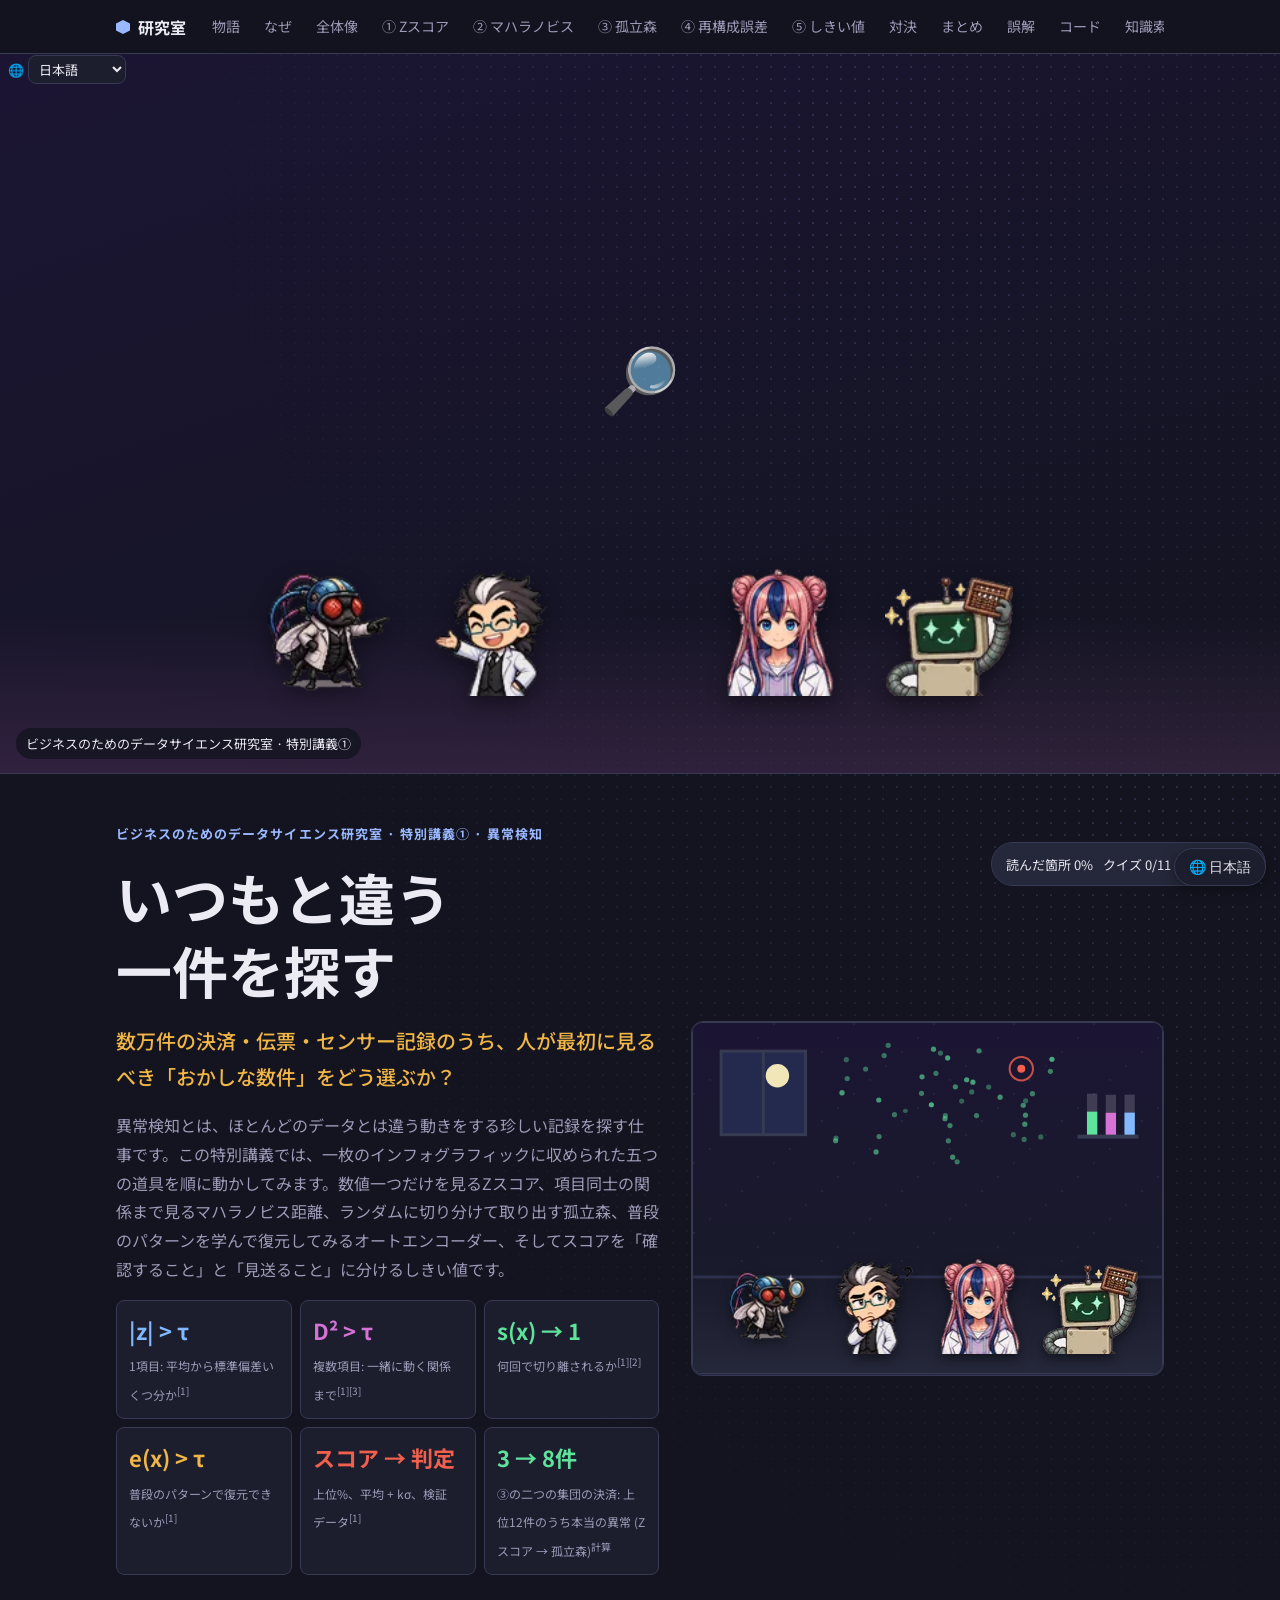
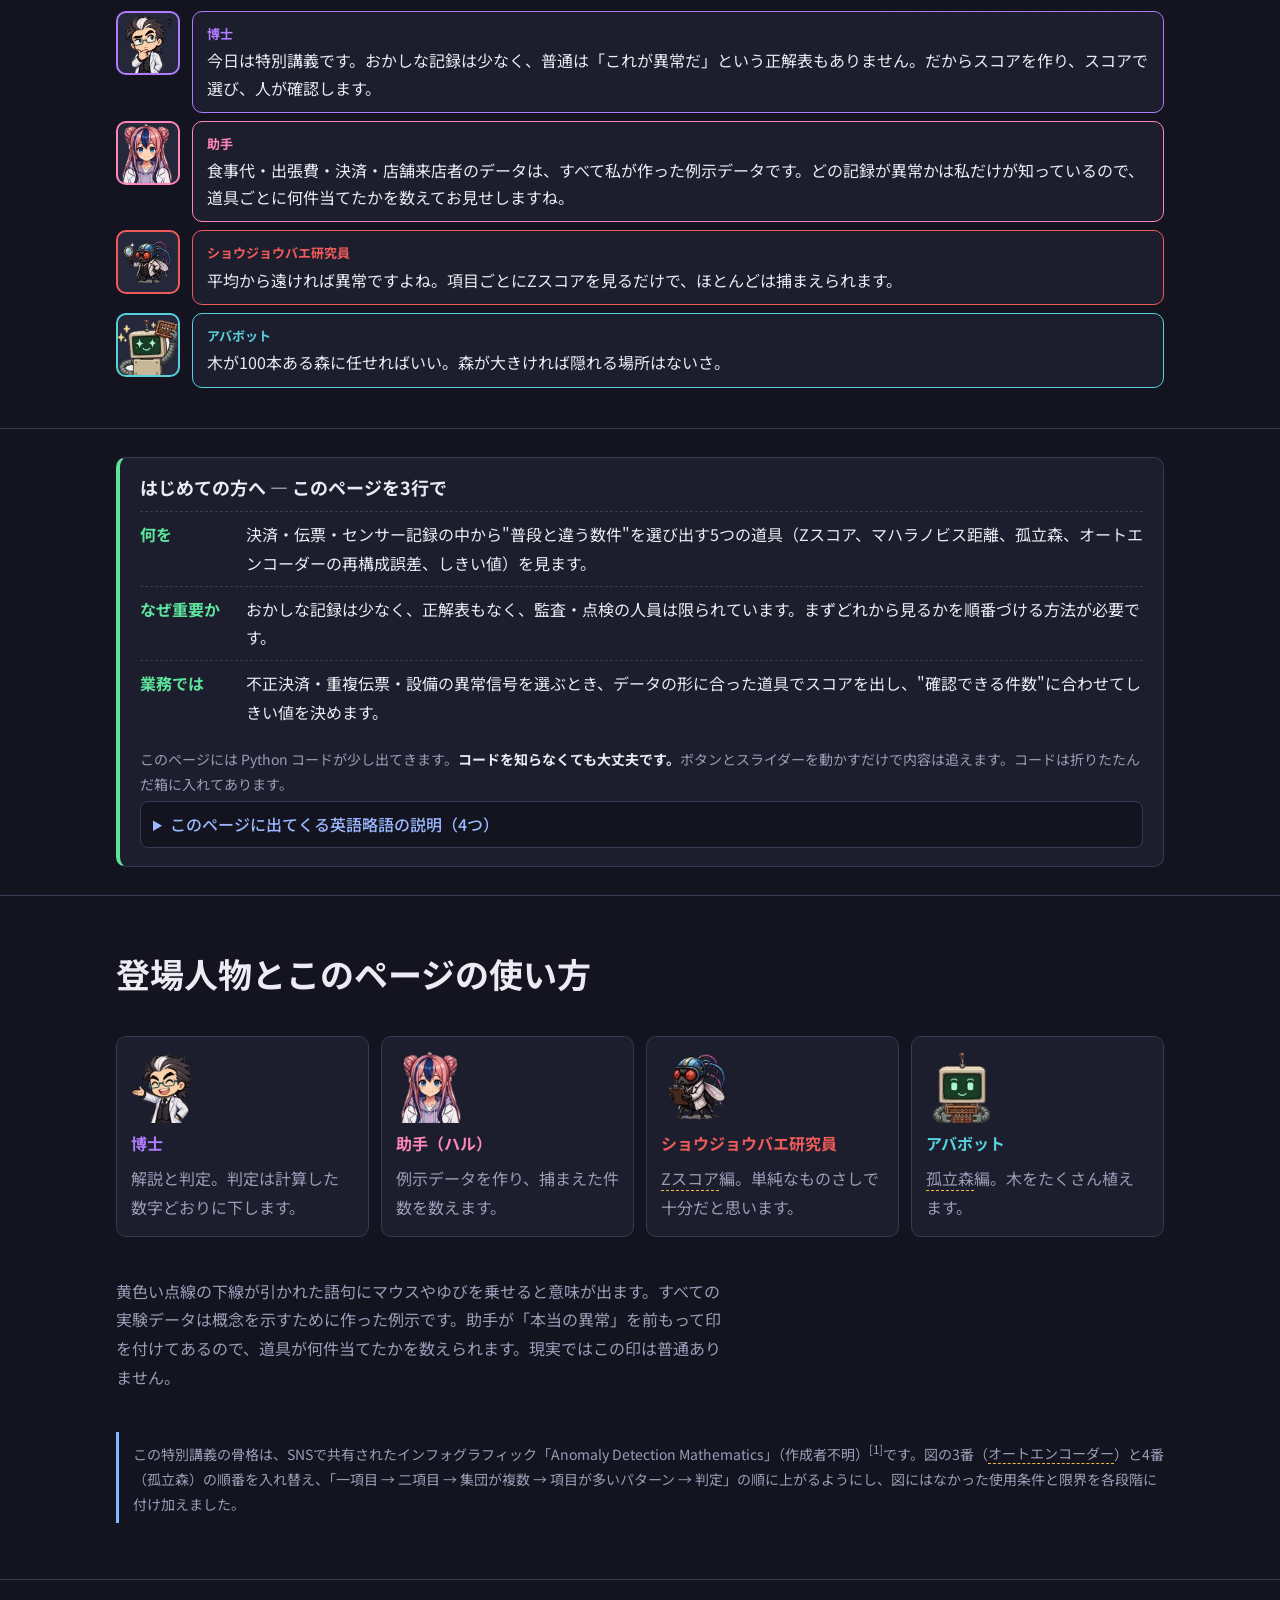
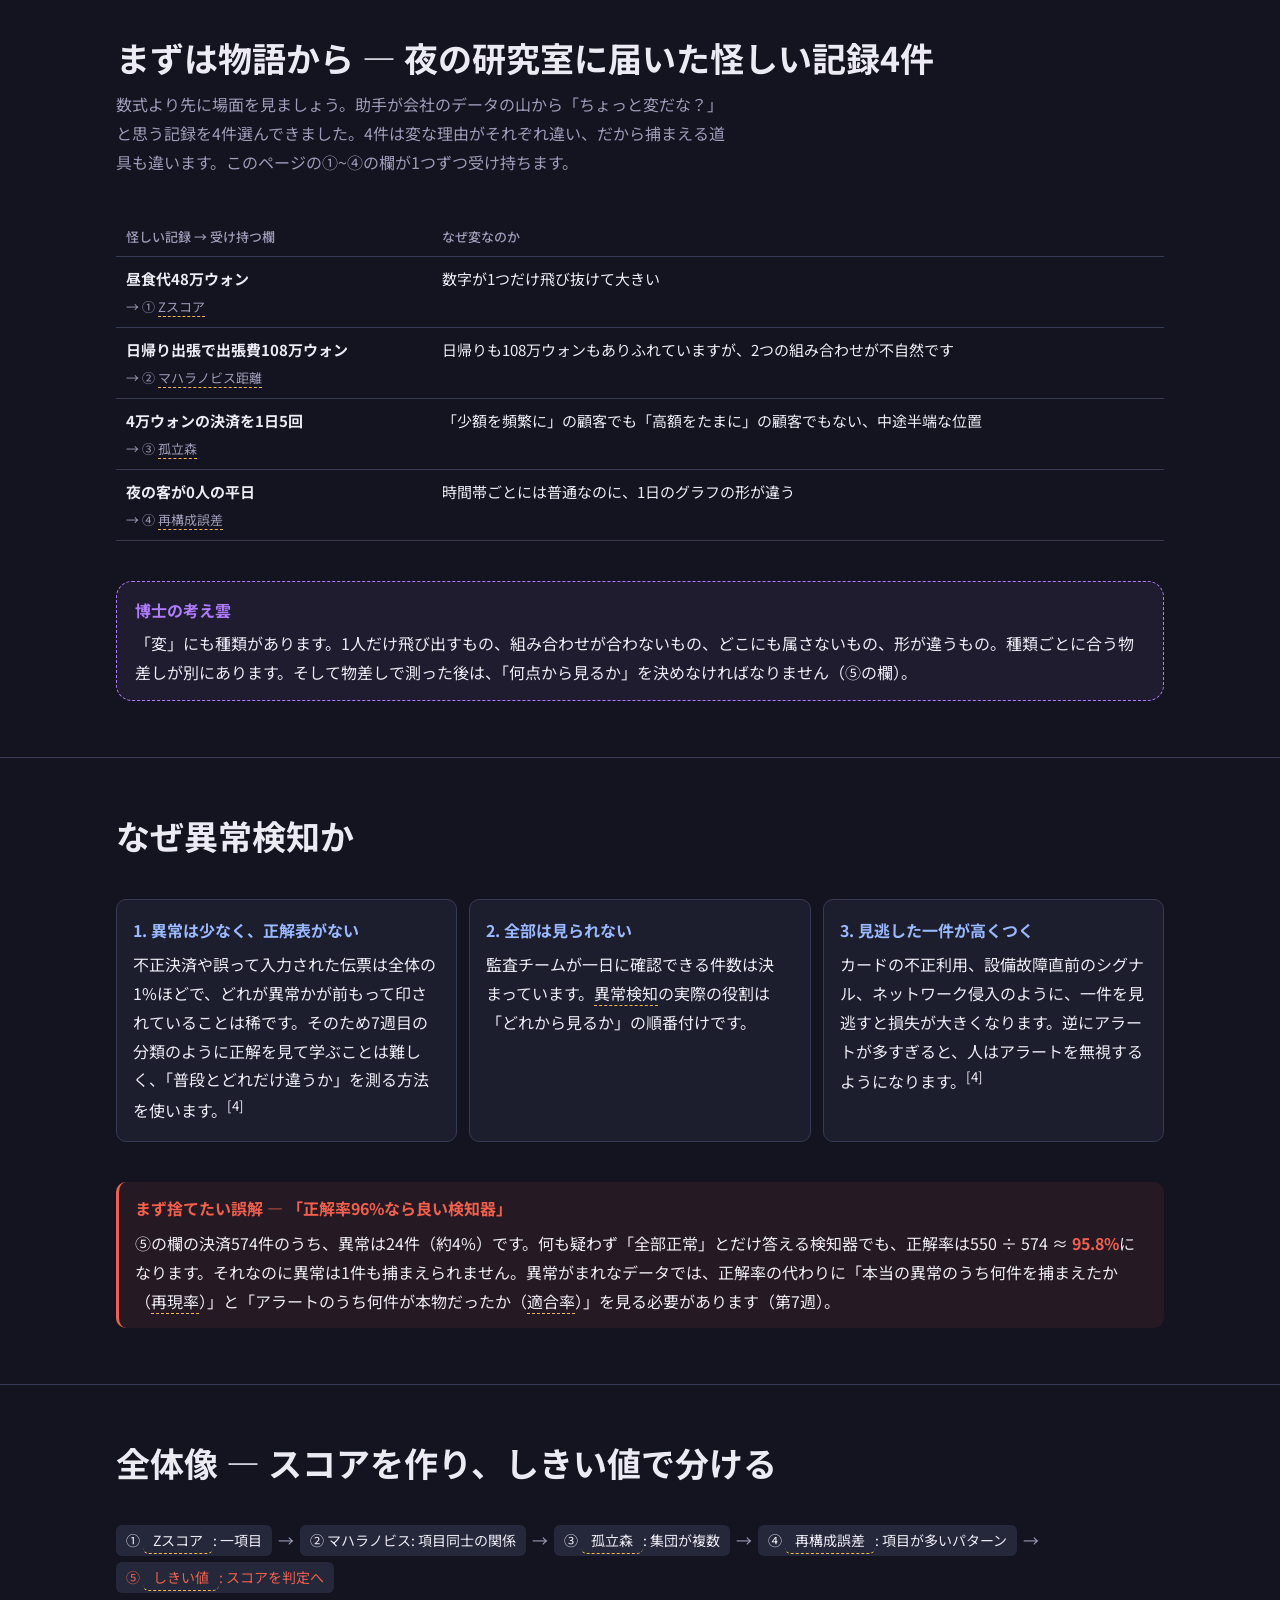
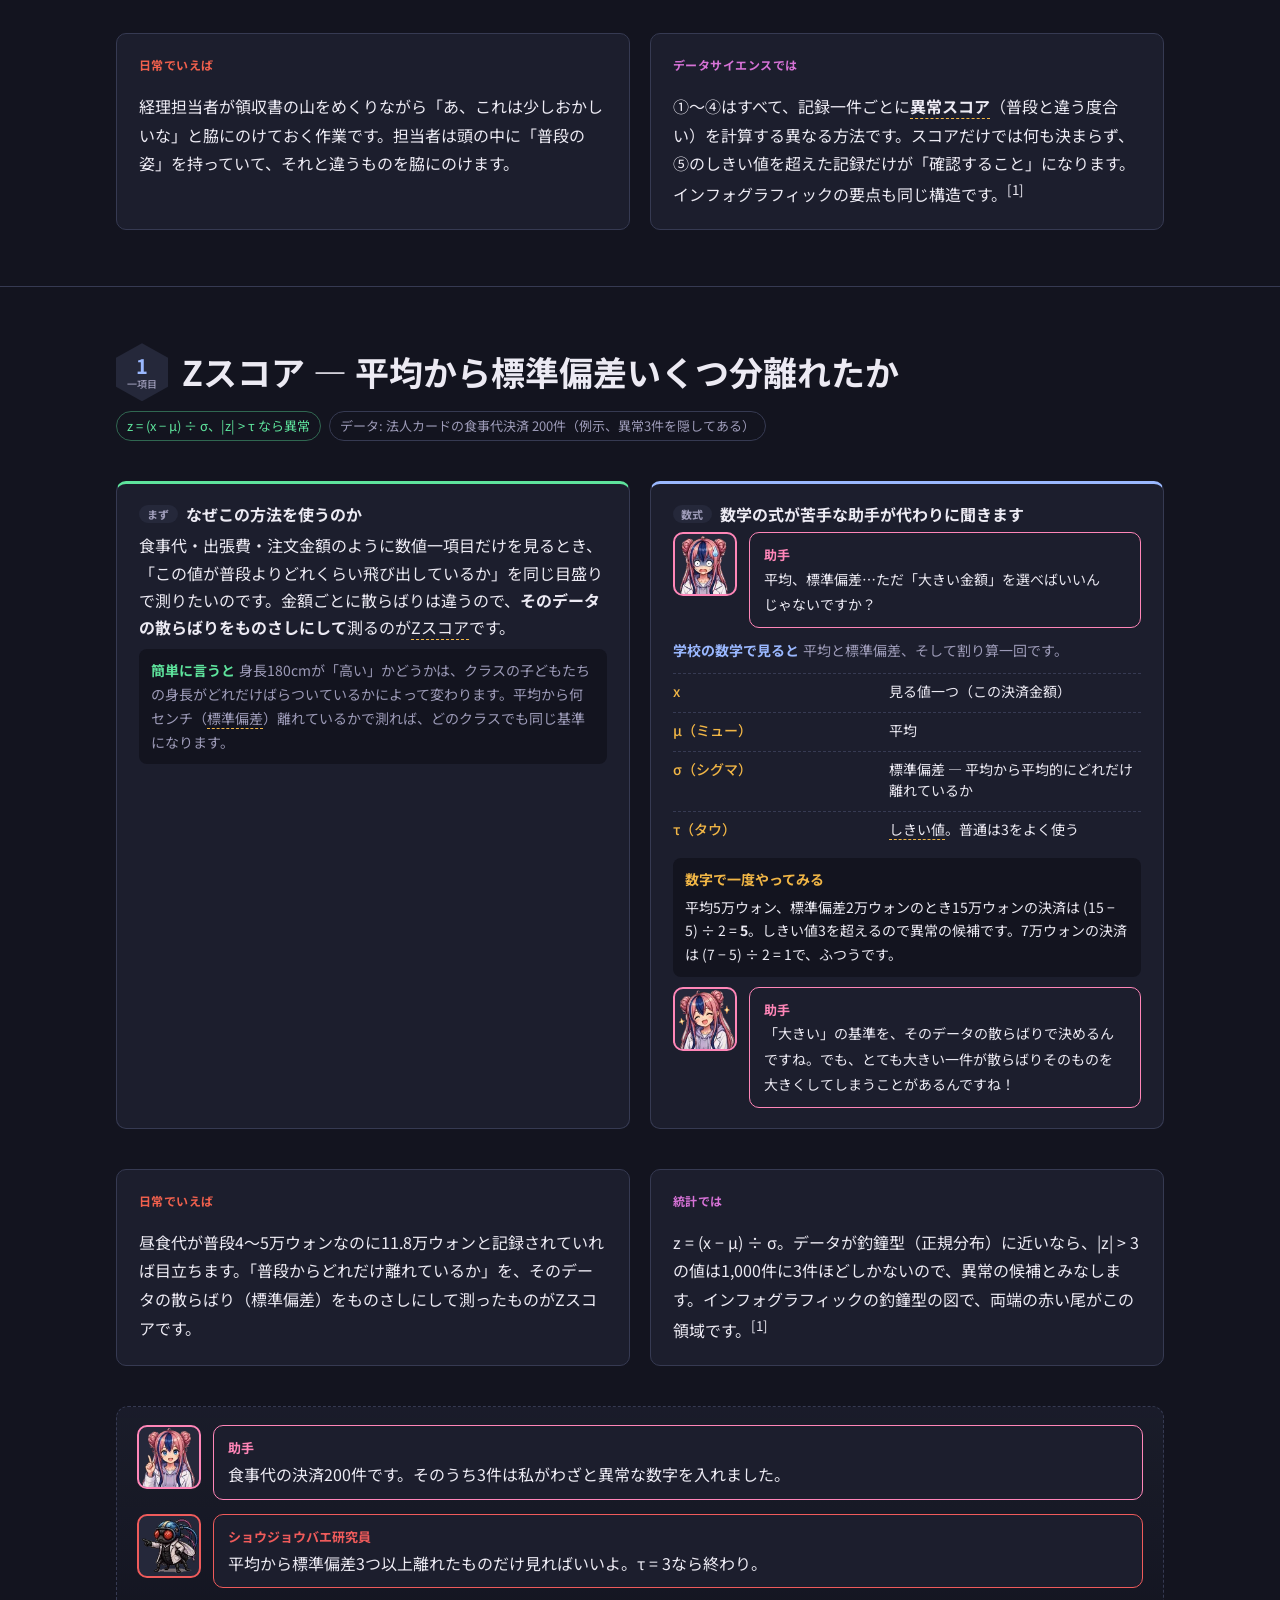
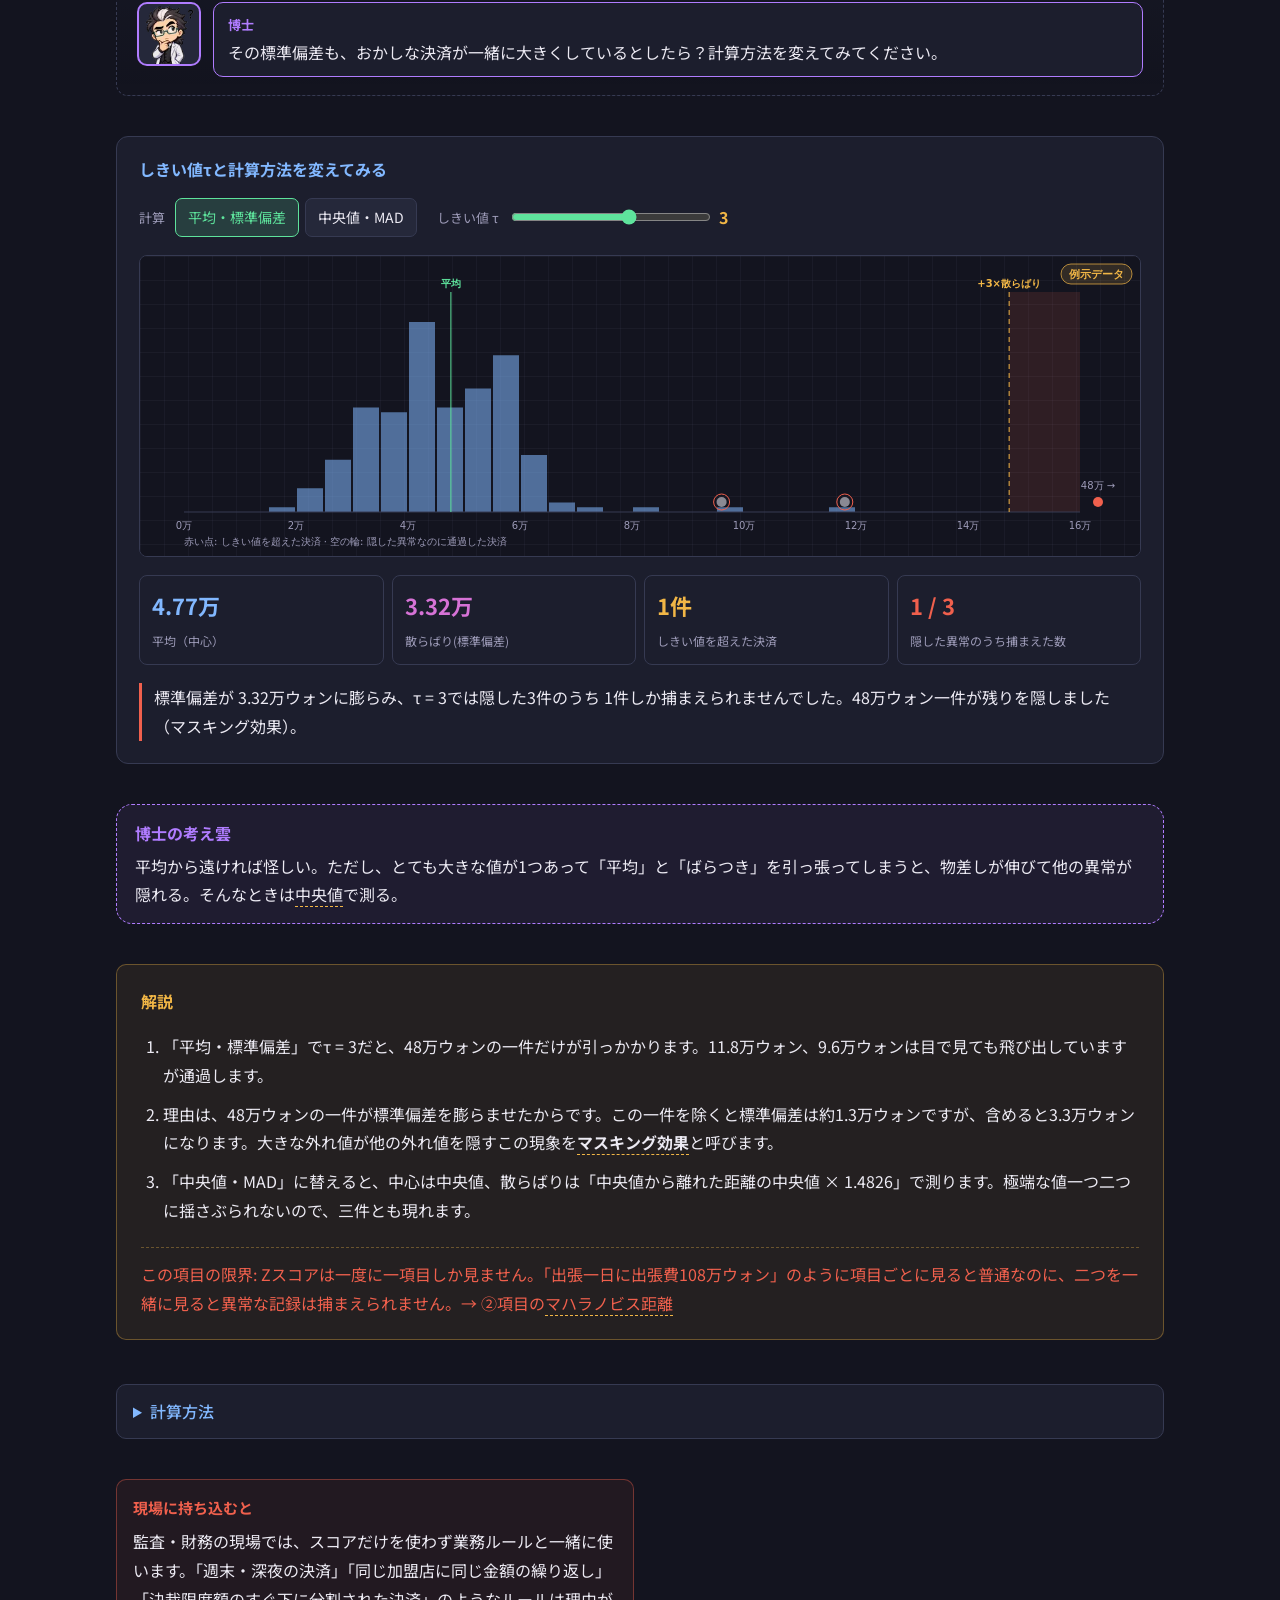
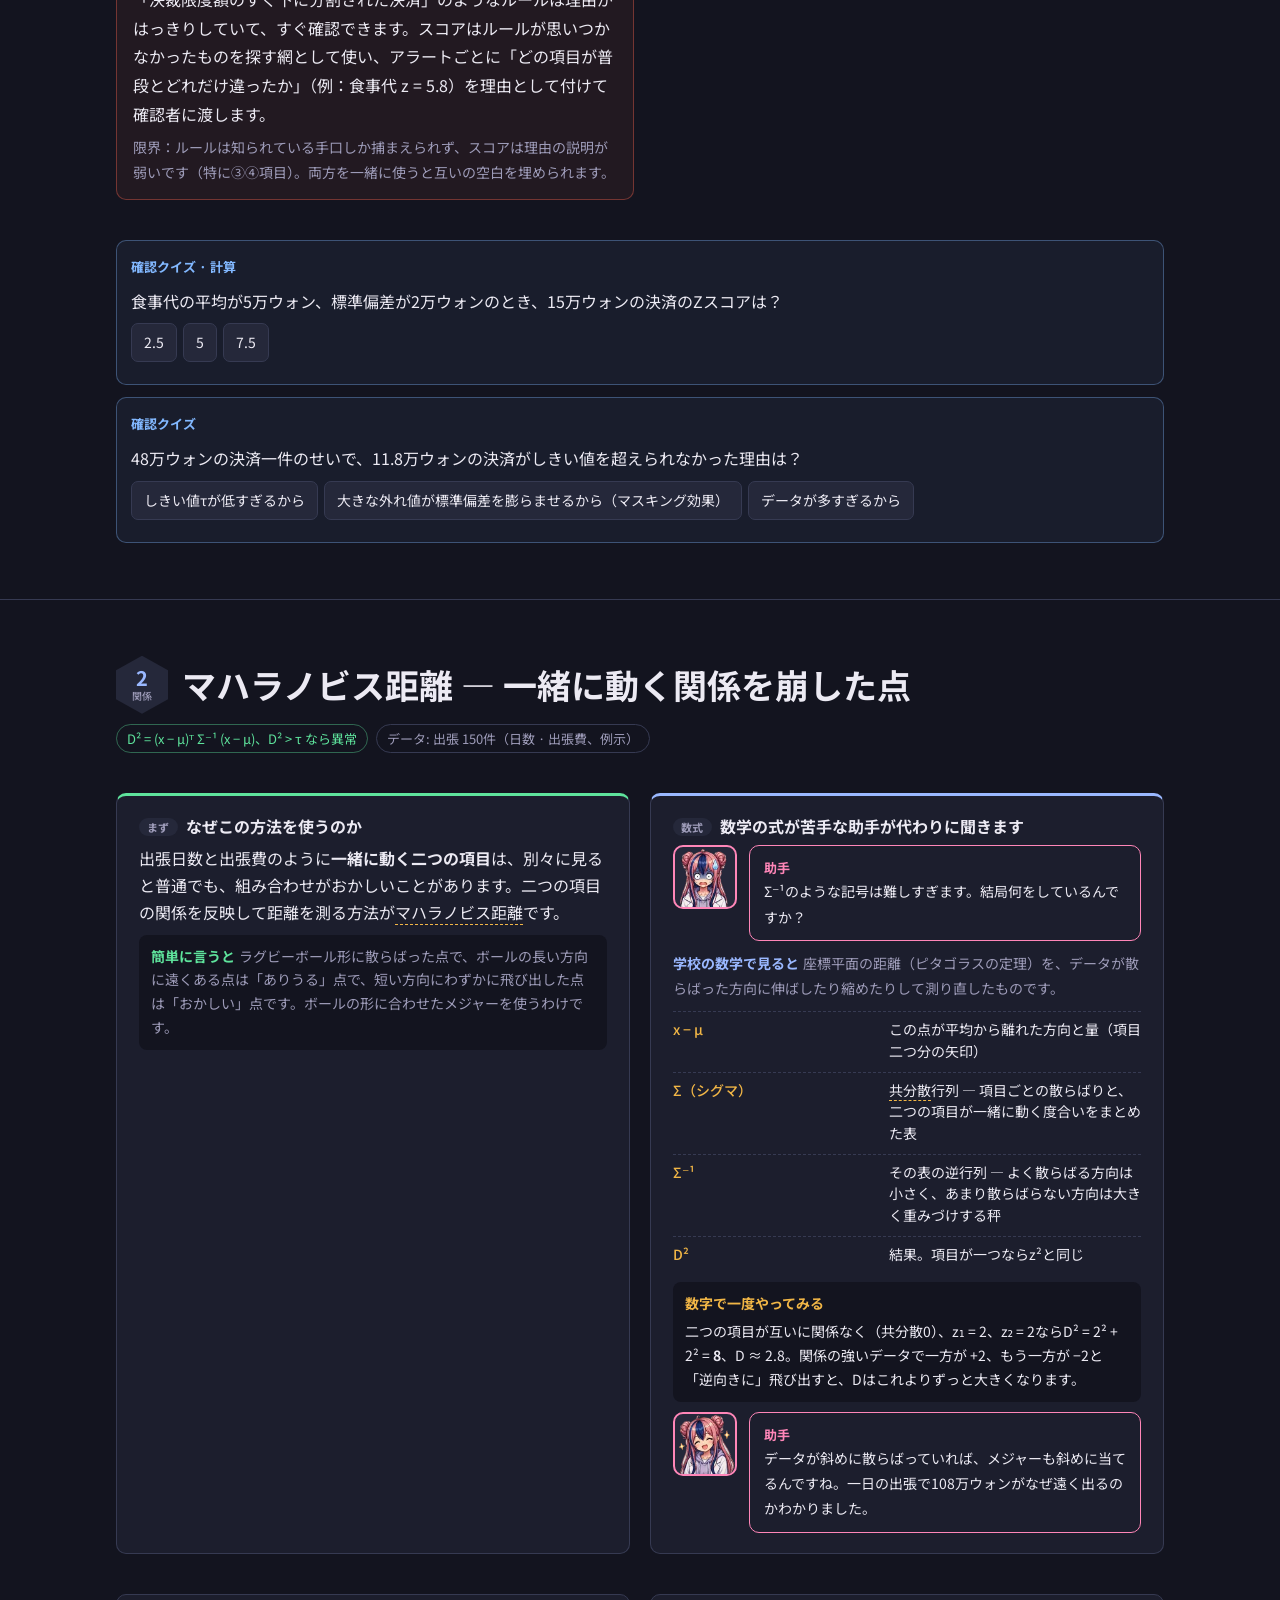
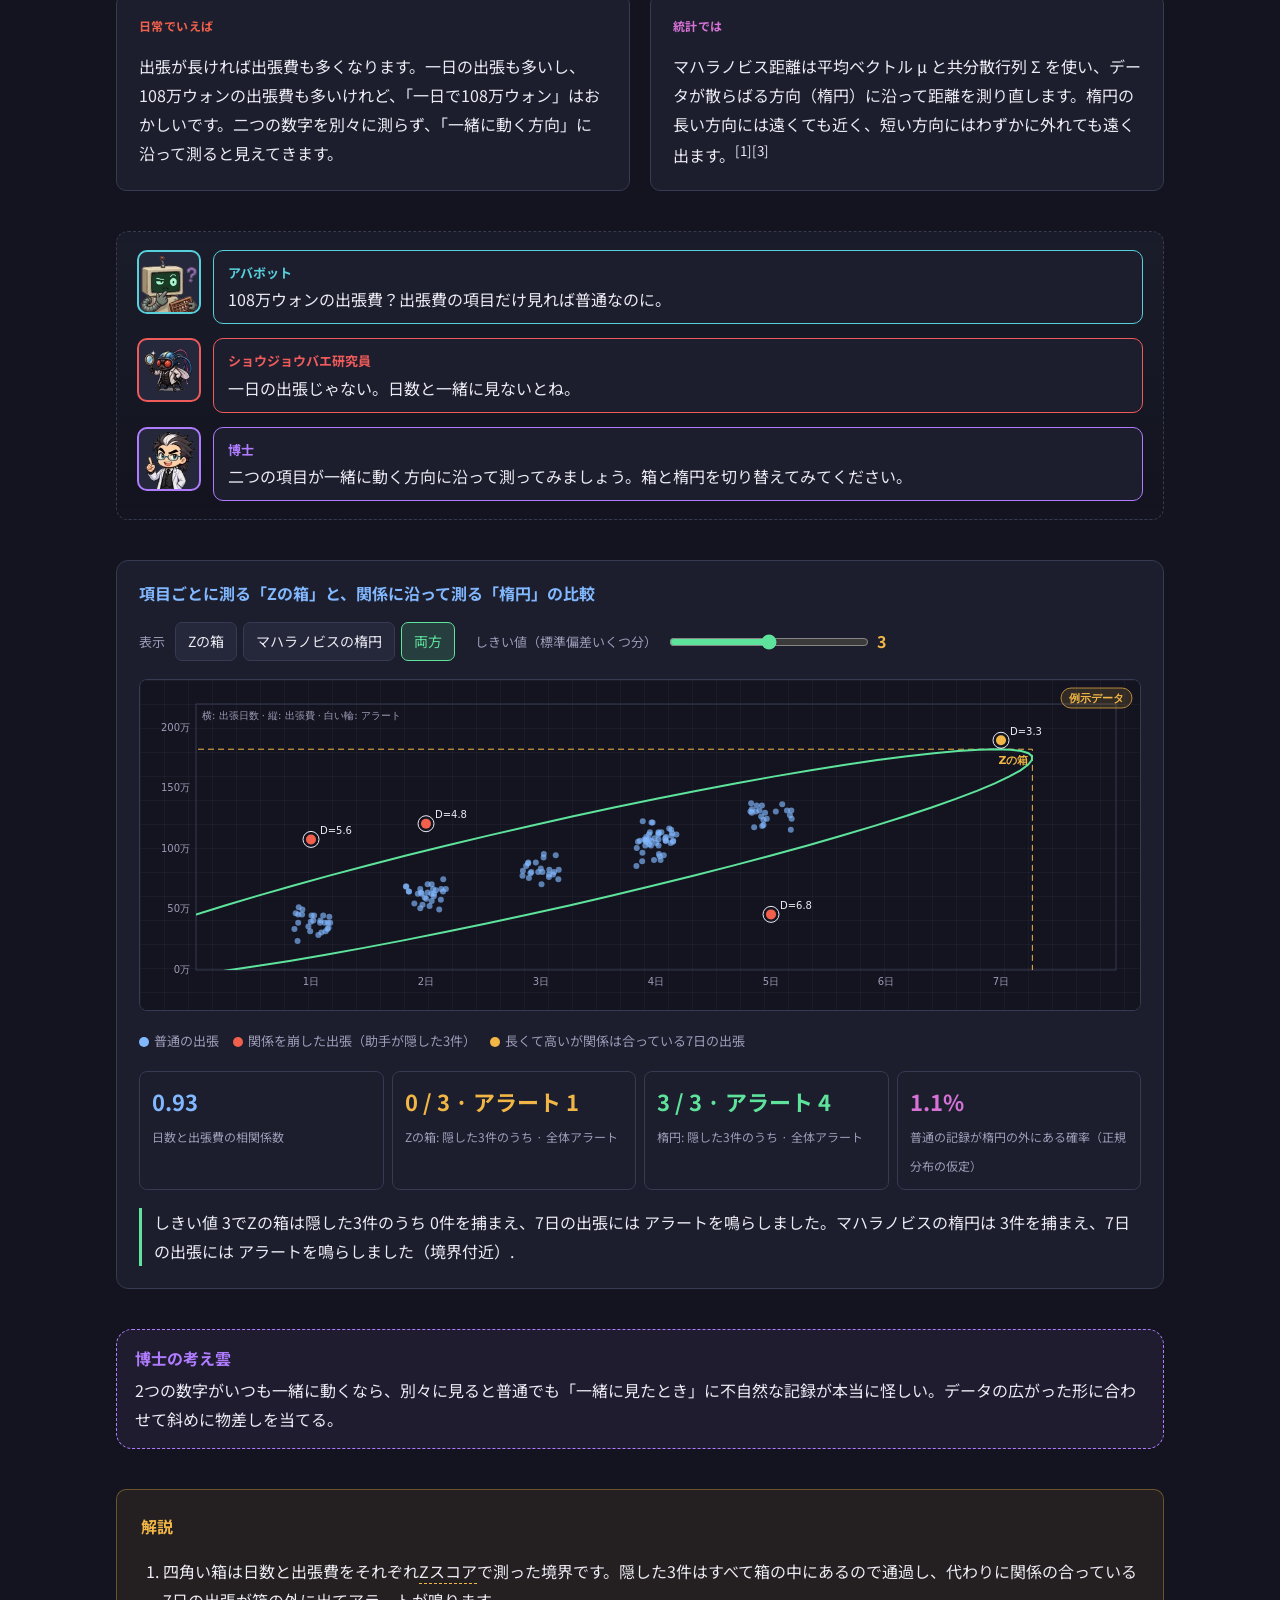
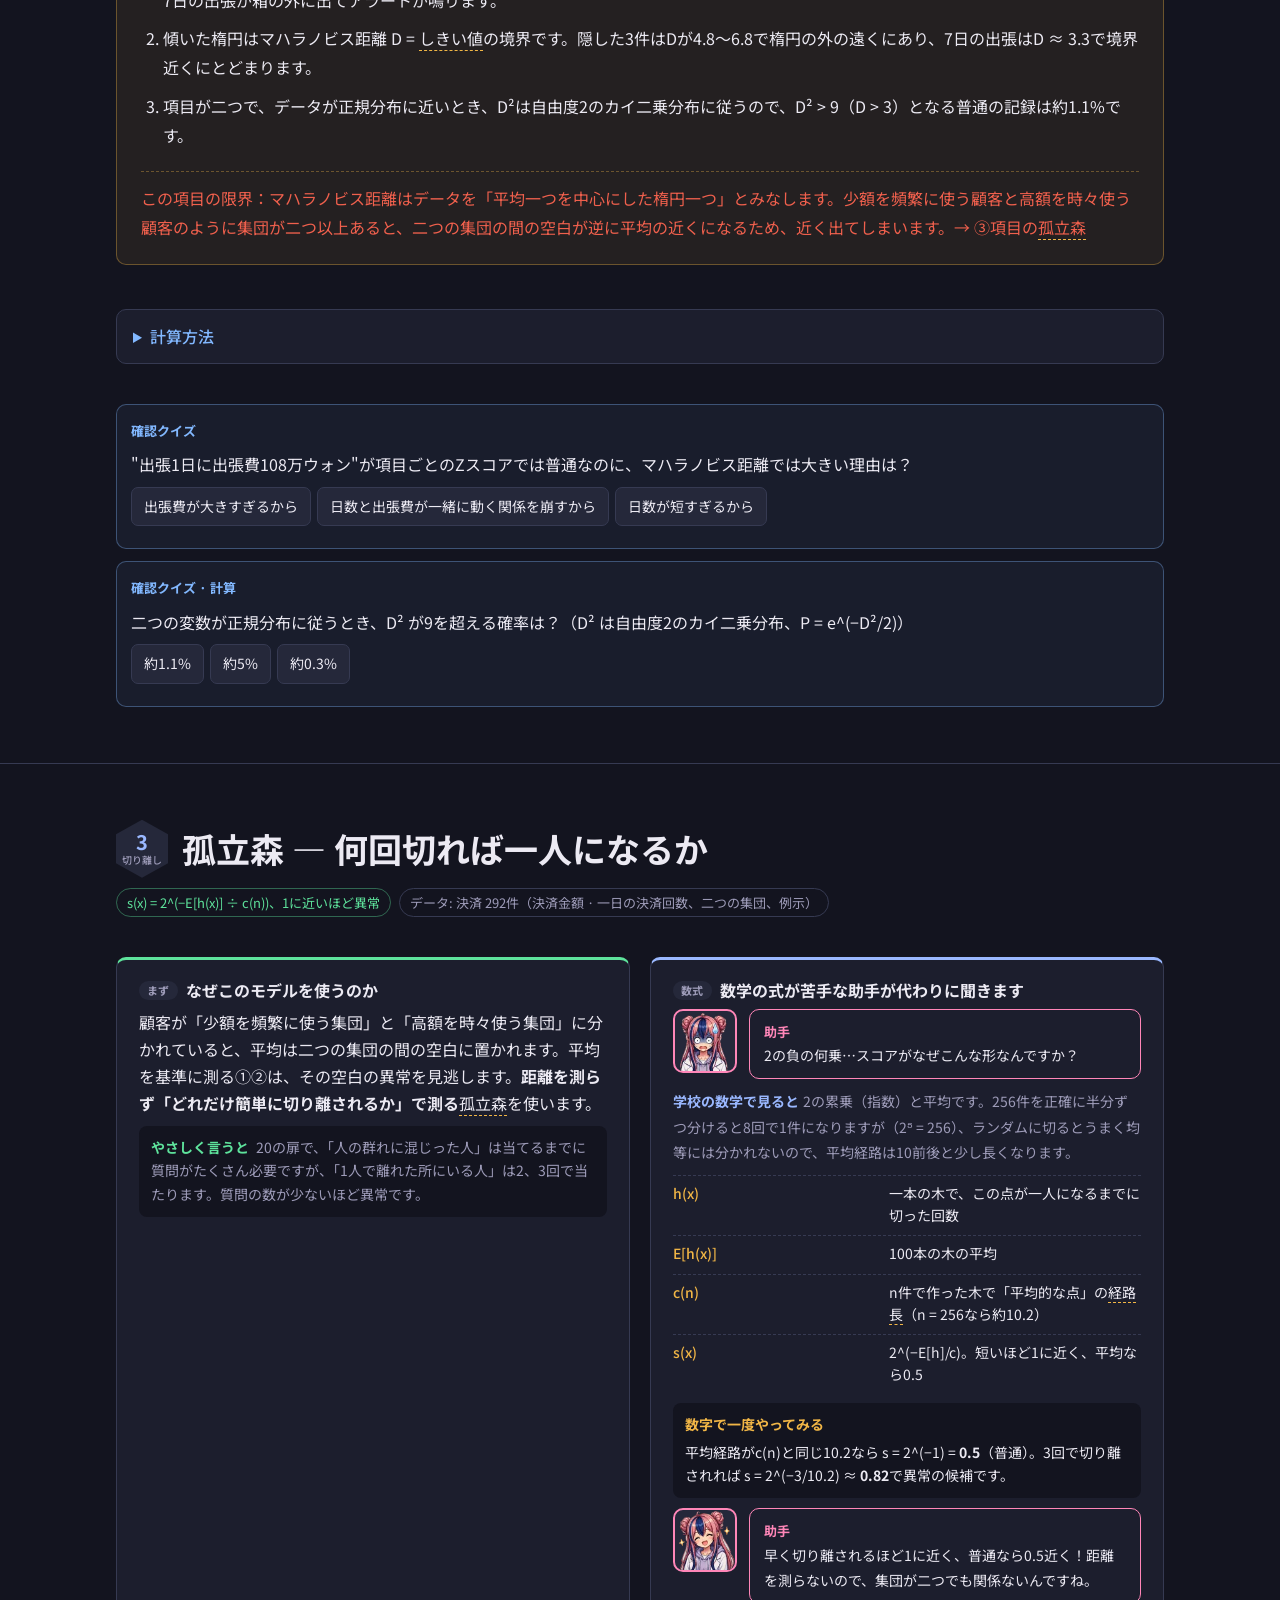
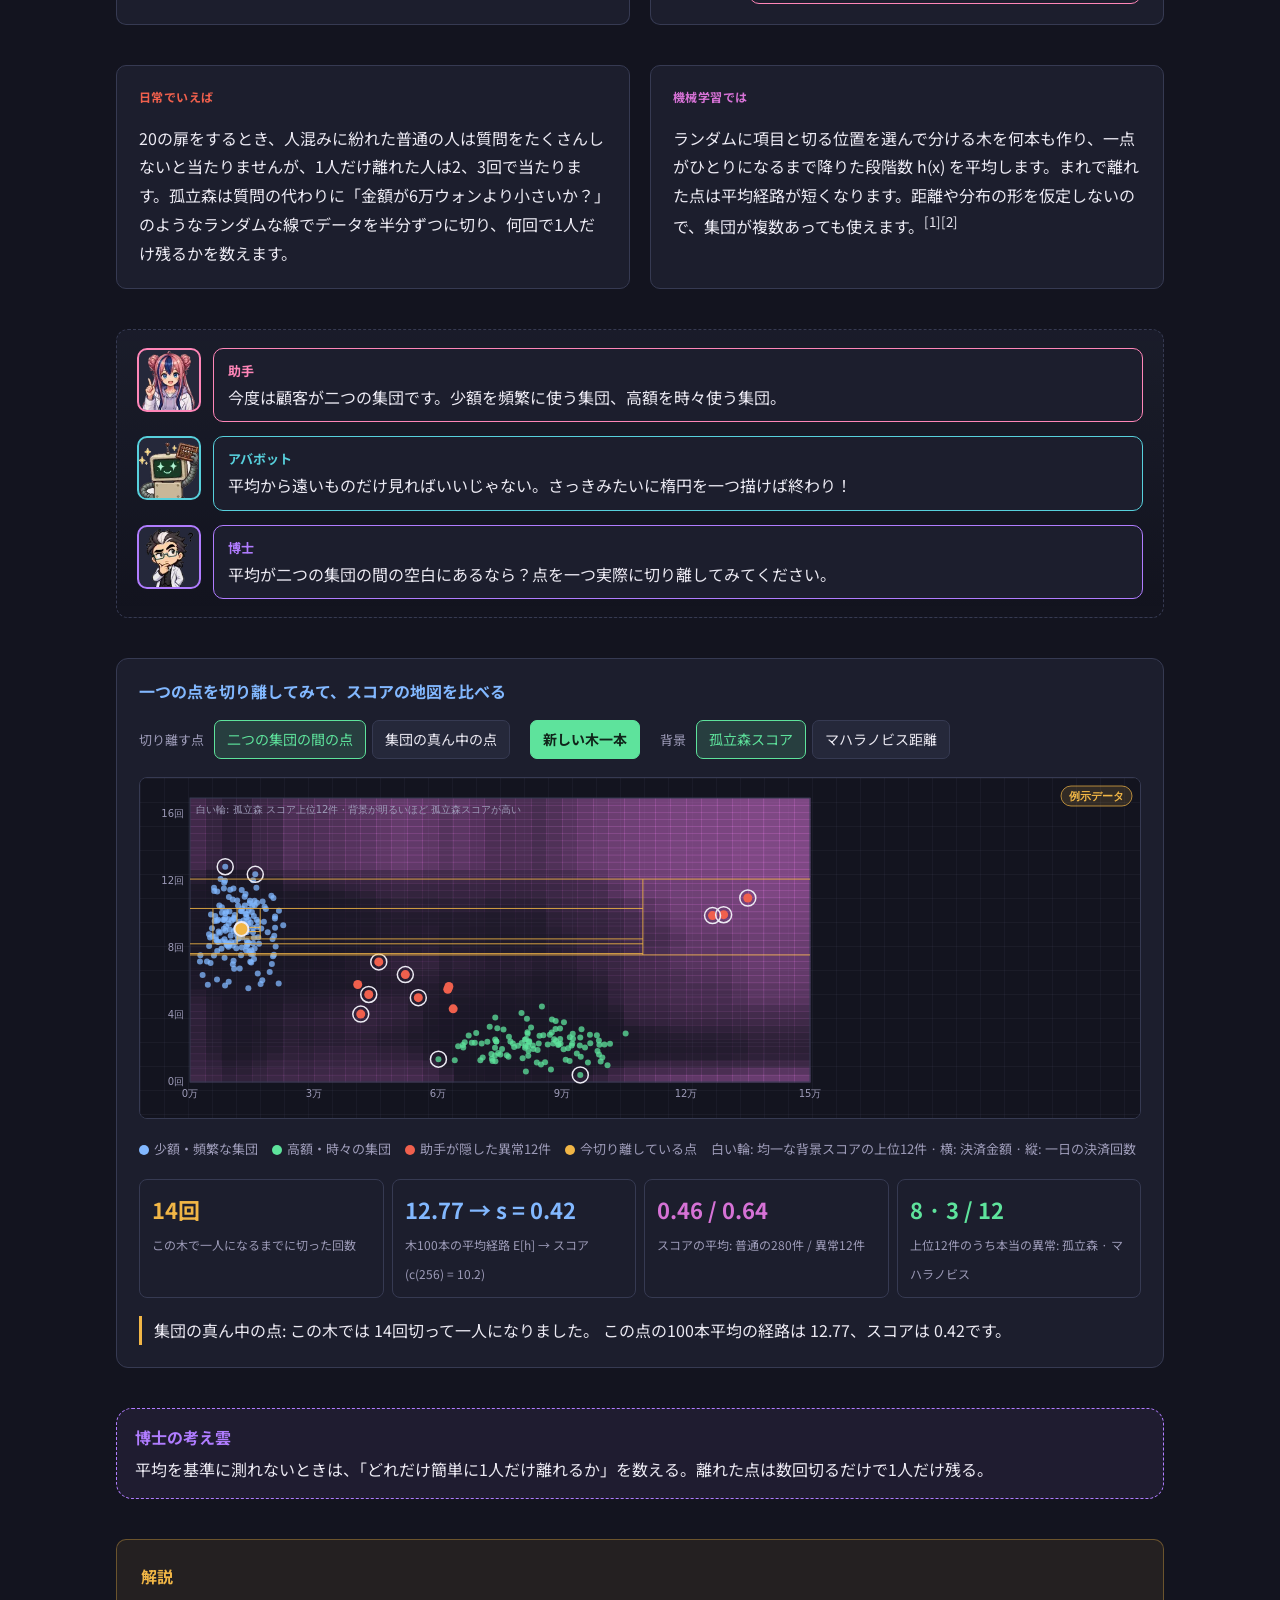
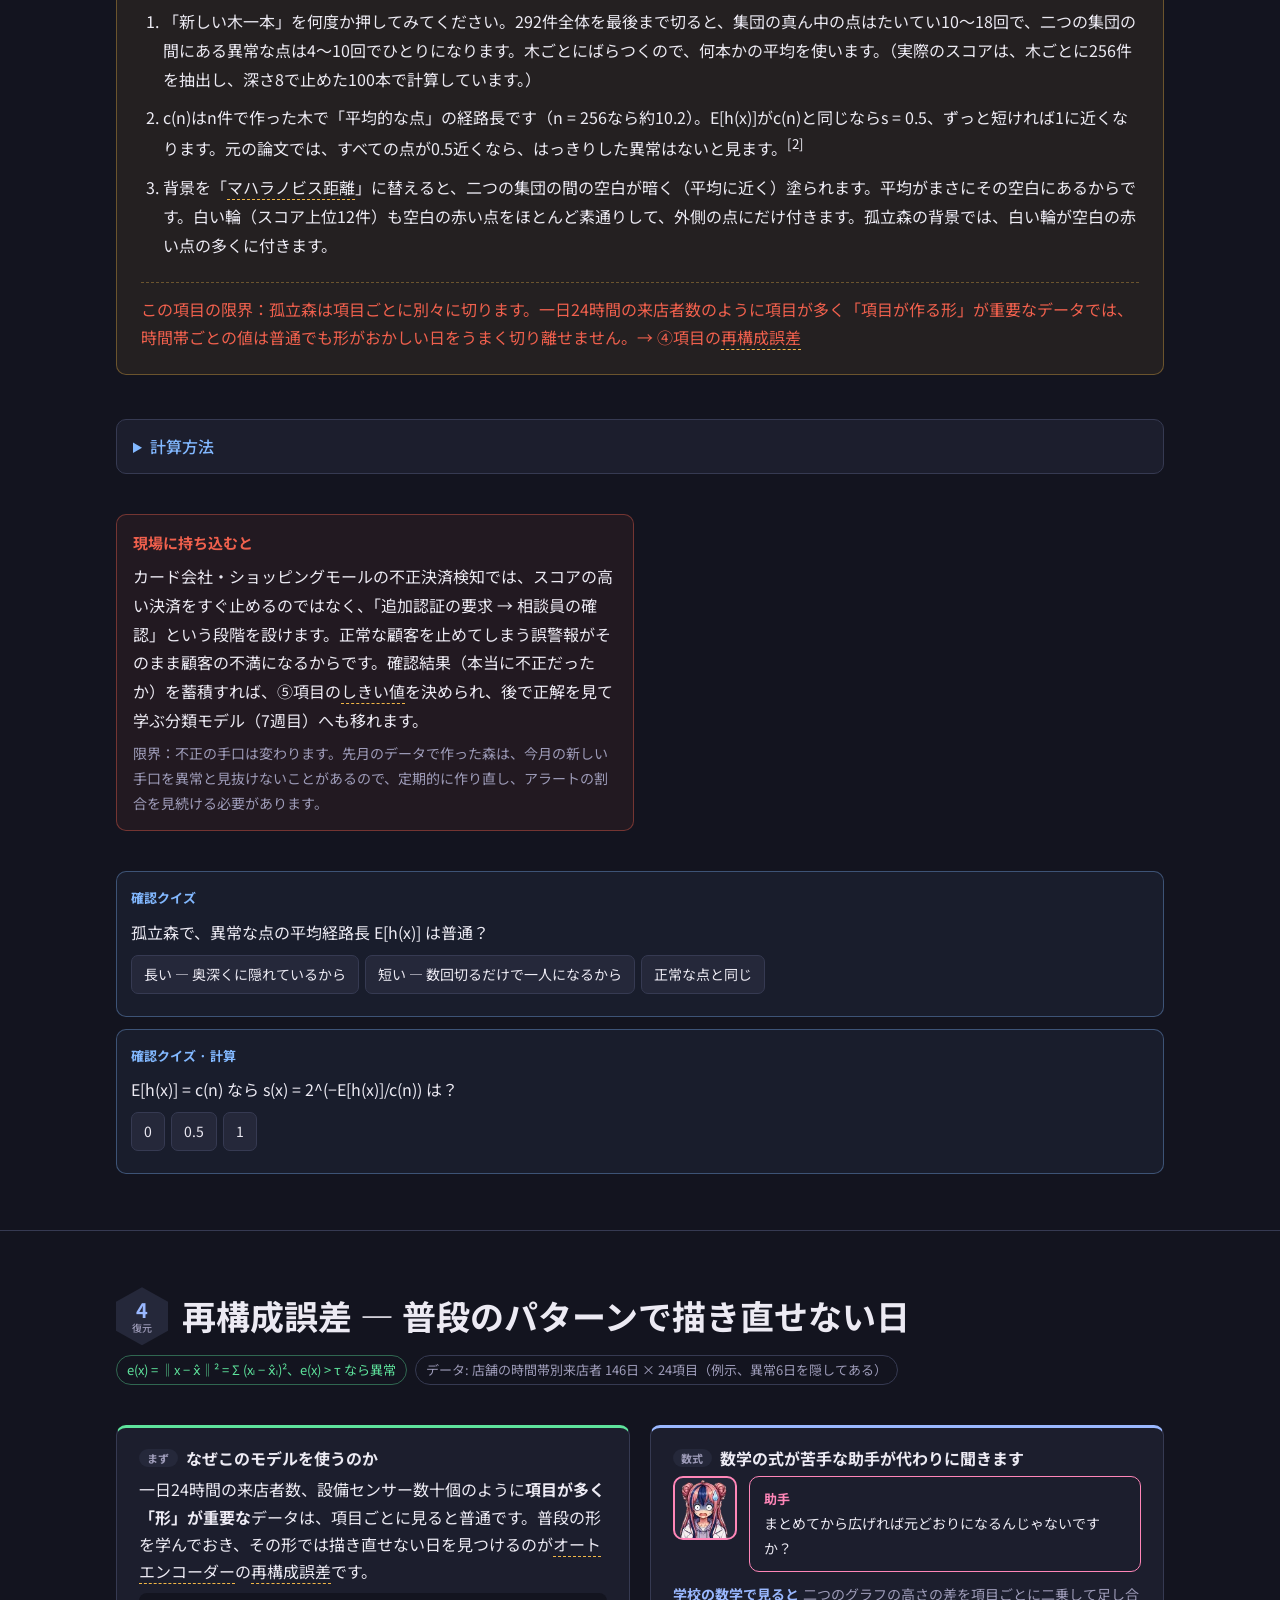
<file: special01_anomaly_detection.ja.html>
<!DOCTYPE html>
<html lang="ja">
<head>
<meta charset="utf-8"><!-- i18n:switcher --><style data-i18n-sw>.i18n-pick{display:inline-flex;align-items:center;gap:4px;margin:0 8px;font:inherit;font-size:13px;white-space:nowrap}.i18n-pick select{font:inherit;font-size:13px;padding:3px 6px;border-radius:8px;border:1px solid var(--rule,rgba(128,128,128,.5));background:var(--panel,Canvas);color:var(--text,CanvasText)}.i18n-pick.float{position:fixed;top:calc(8px + env(safe-area-inset-top,0px));right:max(8px,env(safe-area-inset-right,0px));z-index:9998}#i18nBanner{position:fixed;right:max(14px,env(safe-area-inset-right,0px));bottom:max(14px,env(safe-area-inset-bottom,0px));z-index:9999;font:14px/1.3 var(--font,system-ui,sans-serif)}#i18nBanner>button{border-radius:999px;padding:9px 14px;border:1px solid var(--rule,#363a52);background:var(--panel,#1c1e2d);color:var(--text,#eceaf3);box-shadow:0 4px 14px rgba(0,0,0,.35);cursor:pointer;font:inherit}#i18nBanner ul{position:absolute;right:0;bottom:calc(100% + 8px);margin:0;padding:6px;list-style:none;min-width:150px;border-radius:12px;border:1px solid var(--rule,#363a52);background:var(--panel,#1c1e2d);box-shadow:0 8px 24px rgba(0,0,0,.4)}#i18nBanner ul[hidden]{display:none}#i18nBanner a{display:block;padding:7px 10px;border-radius:8px;color:var(--text,#eceaf3);text-decoration:none}#i18nBanner a:hover,#i18nBanner a:focus-visible{background:var(--panel2,#25283a)}#i18nBanner a[aria-current]{color:var(--amber,#f1b646);font-weight:700}@media print{#i18nBanner,.i18n-pick{display:none!important}}</style><script data-i18n-skip>(function(){var C={"langs": [["ko", "한국어"], ["en", "English"], ["zh", "中文"], ["ja", "日本語"], ["uz", "Oʻzbekcha"], ["ru", "Русский"], ["vi", "Tiếng Việt"]], "urls": {"ko": "special01_anomaly_detection.html", "en": "special01_anomaly_detection.en.html", "zh": "special01_anomaly_detection.zh.html", "ja": "special01_anomaly_detection.ja.html", "uz": "special01_anomaly_detection.uz.html", "ru": "special01_anomaly_detection.ru.html", "vi": "special01_anomaly_detection.vi.html"}, "cur": "ja", "auto": true, "key": "dsb_lab_lang", "hosts": [["#langSw", "append"], ["nav.top .brand", "after"], ["nav .in", "append"], ["nav", "append"]], "banner": true, "select": true},cur=C.cur,ok={},de=document.documentElement;C.langs.forEach(function(l){ok[l[0]]=1});
function U(l){return C.urls[l]}
function save(l){try{localStorage.setItem(C.key,l)}catch(e){}}
function saved(){try{return localStorage.getItem(C.key)}catch(e){return null}}
function go(l){location.replace(U(l)+'?lang='+l+location.hash)}
var shown=function(){de.style.visibility=''};
function tryGo(l){if(location.protocol==='file:'){go(l);return}
 de.style.visibility='hidden';var t=setTimeout(shown,2500);
 try{fetch(U(l),{method:'HEAD',cache:'no-store'}).then(function(r){if(r.ok)go(l);else{clearTimeout(t);shown()}},function(){clearTimeout(t);shown()})}catch(e){clearTimeout(t);shown()}}
var q=null;try{q=new URLSearchParams(location.search).get('lang')}catch(e){}
if(q&&ok[q]){save(q);if(q!==cur){tryGo(q);}}
else if(cur==='ko'&&C.auto){var s=saved(),to=null;
 if(s&&ok[s]){if(s!=='ko')to=s;}
 else if(location.protocol!=='file:'){var same=false;try{same=!!document.referrer&&new URL(document.referrer).origin===location.origin}catch(e){}
  if(!same){var nav=(navigator.languages||[navigator.language||'']).map(function(x){return String(x).slice(0,2).toLowerCase()});
   for(var i=0;i<nav.length;i++){if(nav[i]==='ko')break;if(ok[nav[i]]){to=nav[i];break;}}}}
 if(to)tryGo(to);}
function pick(l){save(l);location.href=U(l)+'?lang='+l+location.hash;}
function name(l){for(var i=0;i<C.langs.length;i++)if(C.langs[i][0]===l)return C.langs[i][1];return l}
function mount(){if(document.getElementById('i18nSel'))return;
 if(C.select){var w=document.createElement('span');w.className='i18n-pick';w.innerHTML='<span aria-hidden="true">🌐</span>';
  var s=document.createElement('select');s.id='i18nSel';s.setAttribute('aria-label','Language');
  C.langs.forEach(function(l){var o=document.createElement('option');o.value=l[0];o.textContent=l[1];if(l[0]===cur)o.selected=true;s.appendChild(o);});
  s.addEventListener('change',function(){pick(s.value)});w.appendChild(s);var put=false;
  for(var i=0;i<C.hosts.length&&!put;i++){var h=document.querySelector(C.hosts[i][0]);if(!h)continue;var m=C.hosts[i][1];
   if(m==='after')h.insertAdjacentElement('afterend',w);else if(m==='before')h.insertAdjacentElement('beforebegin',w);else h.appendChild(w);put=true;}
  if(!put){w.classList.add('float');document.body.appendChild(w);}}
 if(C.banner&&!document.getElementById('i18nBanner')){var b=document.createElement('div');b.id='i18nBanner';
  var bt=document.createElement('button');bt.type='button';bt.setAttribute('aria-haspopup','true');bt.setAttribute('aria-expanded','false');bt.textContent='🌐 '+name(cur);
  var ul=document.createElement('ul');ul.hidden=true;ul.setAttribute('role','menu');
  C.langs.forEach(function(l){var li=document.createElement('li'),a=document.createElement('a');a.href=U(l[0])+'?lang='+l[0];a.textContent=l[1];a.lang=l[0];a.setAttribute('role','menuitem');
   if(l[0]===cur)a.setAttribute('aria-current','true');a.addEventListener('click',function(e){e.preventDefault();pick(l[0])});li.appendChild(a);ul.appendChild(li);});
  function close(){ul.hidden=true;bt.setAttribute('aria-expanded','false')}
  bt.addEventListener('click',function(e){e.stopPropagation();ul.hidden=!ul.hidden;bt.setAttribute('aria-expanded',String(!ul.hidden))});
  document.addEventListener('click',function(e){if(!b.contains(e.target))close()});
  document.addEventListener('keydown',function(e){if(e.key==='Escape'){close();bt.focus&&!ul.hidden&&bt.focus()}});
  b.appendChild(ul);b.appendChild(bt);document.body.appendChild(b);}}
if(document.readyState==='loading')document.addEventListener('DOMContentLoaded',mount);else mount();})();</script><!-- /i18n:switcher -->
<meta name="viewport" content="width=device-width, initial-scale=1, viewport-fit=cover">
<title>いつもと違う一件を探す — 異常検知の五つの道具</title>
<meta name="description" content="ビジネスのためのデータサイエンス研究室 特別講義①。Zスコア、マハラノビス距離、孤立森（Isolation Forest）、オートエンコーダーの再構成誤差、しきい値の決め方を、法人カード・出張費・決済・店舗来店者の例で実際に動かしてみます。">
<meta name="citation_title" content="いつもと違う一件を探す — 異常検知の五つの道具">
<meta name="citation_author" content="Ahn Sangsun">
<meta name="citation_publication_date" content="2026/11/09">
<meta name="dc.title" content="いつもと違う一件を探す — 異常検知の五つの道具"><meta name="dc.creator" content="Ahn Sangsun"><meta name="dc.language" content="ko"><meta name="dc.date" content="2026-11-09">
<meta property="og:type" content="article"><meta property="og:title" content="いつもと違う一件を探す — 異常検知の五つの道具"><meta property="og:description" content="ビジネスのためのデータサイエンス研究室 特別講義①。Zスコア、マハラノビス距離、孤立森（Isolation Forest）、オートエンコーダーの再構成誤差、しきい値の決め方を、法人カード・出張費・決済・店舗来店者の例で実際に動かしてみます。"><meta property="og:url" content="https://adminmrobo.github.io/data_science_for_business/special01_anomaly_detection.html"><meta property="og:image" content="https://adminmrobo.github.io/data_science_for_business/img/og_index.jpg"><meta name="twitter:card" content="summary_large_image">
<link rel="icon" href="data:image/svg+xml,%3Csvg xmlns='http://www.w3.org/2000/svg' viewBox='0 0 16 16'%3E%3Cpath d='M8 0l7 4v8l-7 4-7-4V4z' fill='%239ab8ff'/%3E%3C/svg%3E">
<link rel="preconnect" href="https://fonts.googleapis.com"><link rel="stylesheet" href="https://fonts.googleapis.com/css2?family=IBM+Plex+Sans+KR:wght@400;500;700&display=swap">
<style>
/* 밤의 연구실 + 형광 현미경 (ai-lab-explainer 디자인 시스템). 시리즈: 비즈니스를 위한 데이터 과학 연구실 */
/* 밤의 연구실 + 형광 현미경 (ai-lab-explainer 디자인 시스템, 어두운 단일 테마). 주제 강조색: 시퀀스 #9ab8ff */
:root{
  --bg:#13141f; --panel:#1c1e2d; --panel2:#25283a; --rule:#363a52;
  --text:#eceaf3; --muted:#9d9bb8;
  --stain:#d672d6; --gfp:#5ee39c; --eye:#f0604d; --amber:#f1b646; --info:#82b8ff; --seq:#9ab8ff;
  --c-doc:#b07cff; --c-asst:#ff86b8; --c-fly:#ef5b5b; --c-robo:#57d0dc;
  --a0:#f0604d; --a1:#82b8ff; --a2:#5ee39c; --a3:#d672d6;
  --font:"IBM Plex Sans KR","Apple SD Gothic Neo","Malgun Gothic","Noto Sans KR",system-ui,sans-serif;
  color-scheme:dark;
}
*{box-sizing:border-box}
[hidden]{display:none!important}
html{scroll-behavior:smooth}
@media (prefers-reduced-motion:reduce){html{scroll-behavior:auto}}
body{background:var(--bg);color:var(--text);font-family:var(--font);font-size:16px;line-height:1.7;margin:0}
body::before{content:"";position:fixed;inset:0 0 auto;height:env(safe-area-inset-top,0px);z-index:60;background:var(--bg)}
h1,h2,h3,h4,p,li,td,th{word-break:keep-all}
h1,h2,h3{text-wrap:balance;line-height:1.3;margin:0}
h1{font-size:clamp(32px,5vw,56px);font-weight:700}
h2{font-size:clamp(24px,3vw,34px);font-weight:700}
h3{font-size:19px;font-weight:700}
p{margin:0}
a{color:var(--info)}
:focus-visible{outline:2px solid var(--amber);outline-offset:2px}
.wrap{max-width:1080px;margin:0 auto;padding-left:max(16px,env(safe-area-inset-left,0px));padding-right:max(16px,env(safe-area-inset-right,0px))}
.stack{display:flex;flex-direction:column;gap:22px}
.muted{color:var(--muted)}
.num{font-variant-numeric:tabular-nums}

/* 진행 막대, 내비 */
#prog{position:fixed;left:0;top:env(safe-area-inset-top,0px);height:3px;background:var(--gfp);width:0;z-index:70}
nav.top{position:sticky;top:env(safe-area-inset-top,0px);z-index:50;height:54px;background:rgba(19,20,31,.86);backdrop-filter:blur(8px);-webkit-backdrop-filter:blur(8px);border-bottom:1px solid var(--rule)}
nav.top .wrap{display:flex;align-items:center;gap:16px;height:54px}
nav.top .logo{font-weight:700;white-space:nowrap;color:var(--text);text-decoration:none;display:flex;align-items:center;gap:8px}
nav.top .logo i{display:inline-block;width:14px;height:14px;background:var(--seq);clip-path:polygon(50% 0,100% 25%,100% 75%,50% 100%,0 75%,0 25%)}
nav.top .links{display:flex;gap:4px;overflow-x:auto;scrollbar-width:none;min-width:0}
nav.top .links::-webkit-scrollbar{display:none}
nav.top .links a{color:var(--muted);text-decoration:none;font-size:14px;padding:6px 10px;border-radius:6px;white-space:nowrap}
nav.top .links a:hover{color:var(--text);background:var(--panel)}

/* 히어로 */
header.hero{position:relative;overflow:hidden;border-bottom:1px solid var(--rule)}
header.hero::before{content:"";position:absolute;inset:0;pointer-events:none;
  background-image:radial-gradient(circle at 1px 1px,rgba(154,184,255,.16) 1.2px,transparent 1.4px);background-size:14px 12px;
  -webkit-mask-image:radial-gradient(circle at 90% 0%,#000 0,transparent 55%);mask-image:radial-gradient(circle at 90% 0%,#000 0,transparent 55%)}
.hero-grid{display:grid;grid-template-columns:minmax(0,1.15fr) minmax(0,1fr);gap:32px;align-items:center;padding-block:48px 36px;position:relative}
.hero-text{display:flex;flex-direction:column;gap:16px;min-width:0}
.eyebrow{font-size:13px;letter-spacing:.08em;color:var(--seq);font-weight:700}
.q{font-size:20px;color:var(--amber);font-weight:500}
.pixelart{position:relative;min-width:0}
.scene-img{width:100%;display:block;border:1px solid var(--rule);border-radius:10px}
figure.scene{margin:0}
figure.scene img{width:100%;max-width:820px;display:block;border-radius:12px;border:1px solid var(--rule)}
.concept4>div .lvtag{align-self:flex-start;margin-top:auto}
.pixelart canvas{width:100%;display:block;image-rendering:pixelated;border:1px solid var(--rule);border-radius:10px;background:var(--panel)}
@media (max-width:860px){.hero-grid{grid-template-columns:1fr}}

.kpis{display:grid;grid-template-columns:repeat(6,minmax(0,1fr));gap:8px}
.kpi{background:var(--panel);border:1px solid var(--rule);border-radius:8px;padding:10px 12px;min-width:0}
.kpi b{display:block;font-size:22px;font-variant-numeric:tabular-nums}
.kpi span{font-size:12px;color:var(--muted)}
.kpi.g b{color:var(--gfp)}.kpi.m b{color:var(--stain)}.kpi.r b{color:var(--eye)}.kpi.a b{color:var(--amber)}.kpi.i b{color:var(--info)}
.kpis.k4{grid-template-columns:repeat(4,minmax(0,1fr))}
.kpis.k3{grid-template-columns:repeat(3,minmax(0,1fr))}
@media (max-width:860px){.kpis{grid-template-columns:repeat(3,minmax(0,1fr))}}
@media (max-width:460px){.kpis,.kpis.k4,.kpis.k3{grid-template-columns:repeat(2,minmax(0,1fr))}}

.dialog{display:flex;flex-direction:column;gap:8px}

/* 섹션 */
section.level{padding-block:56px;border-bottom:1px solid var(--rule)}
.lvhead{display:flex;flex-direction:column;gap:10px}
.hexrow{display:flex;align-items:center;gap:14px}
.hexno{width:52px;height:58px;flex:none;background:var(--panel2);border:0;clip-path:polygon(50% 0,100% 25%,100% 75%,50% 100%,0 75%,0 25%);display:flex;flex-direction:column;align-items:center;justify-content:center;font-weight:700;font-size:20px;color:var(--seq);line-height:1}
.hexno small{font-size:10px;color:var(--muted);font-weight:500;margin-top:3px}
.sub{display:flex;flex-wrap:wrap;gap:8px}
.lvtag{font-size:13px;border:1px solid var(--rule);border-radius:99px;padding:2px 10px;color:var(--muted)}
.lvtag.g{color:var(--gfp);border-color:rgba(94,227,156,.4)}
.lead{color:var(--muted);max-width:68ch}

.steps{display:grid;grid-template-columns:repeat(3,minmax(0,1fr));gap:12px}
.steps>div{background:var(--panel);border:1px solid var(--rule);border-radius:10px;padding:16px;display:flex;flex-direction:column;gap:6px;min-width:0}
.steps b{color:var(--seq)}
.steps.four{grid-template-columns:repeat(4,minmax(0,1fr))}
@media (max-width:860px){.steps,.steps.four{grid-template-columns:repeat(2,minmax(0,1fr))}}
@media (max-width:520px){.steps,.steps.four{grid-template-columns:1fr}}

.pair{display:grid;grid-template-columns:1fr 1fr;gap:12px}
.pair>div{background:var(--panel);border:1px solid var(--rule);border-radius:10px;padding:16px;display:flex;flex-direction:column;gap:8px;min-width:0}
.tag{font-size:12px;font-weight:700;letter-spacing:.04em}
.tag.fly{color:var(--eye)}.tag.nn{color:var(--stain)}
@media (max-width:760px){.pair{grid-template-columns:1fr}}

.panel{background:var(--panel);border:1px solid var(--rule);border-radius:12px;padding:16px;display:flex;flex-direction:column;gap:14px;min-width:0}
.panel h3{font-size:16px;color:var(--info)}
.cwrap{overflow-x:auto;border-radius:8px;background:var(--bg);border:1px solid var(--rule)}
.cwrap canvas{display:block;width:100%}
.cwrap canvas.wide{min-width:640px}
.ctrl{display:flex;flex-wrap:wrap;gap:12px 20px;align-items:center}
.group{display:flex;flex-wrap:wrap;gap:6px;align-items:center}
.glabel{font-size:13px;color:var(--muted);margin-right:4px}
.bt{font:inherit;font-size:14px;background:var(--panel2);color:var(--text);border:1px solid var(--rule);border-radius:7px;padding:6px 12px;cursor:pointer}
.bt:hover{border-color:var(--muted)}
.bt[aria-pressed="true"],.bt.on{background:rgba(94,227,156,.16);border-color:var(--gfp);color:var(--gfp)}
.bt.primary{background:var(--gfp);color:#10241a;border-color:var(--gfp);font-weight:700}
.val{font-variant-numeric:tabular-nums;color:var(--amber);font-weight:700;min-width:4ch}
input[type=range]{accent-color:var(--gfp);width:200px;max-width:100%}
.eq{font-variant-numeric:tabular-nums;background:var(--bg);border:1px dashed var(--rule);border-radius:8px;padding:10px 12px;overflow-x:auto;white-space:nowrap}
.eq b{color:var(--gfp)}.eq em{color:var(--stain);font-style:normal}.eq i{color:var(--amber);font-style:normal}
.insight{display:flex;flex-direction:column;gap:6px}
.insight p{padding-left:12px;border-left:3px solid var(--rule)}
.insight p.g{border-color:var(--gfp)}.insight p.m{border-color:var(--stain)}.insight p.r{border-color:var(--eye)}.insight p.a{border-color:var(--amber)}

.explain{background:rgba(241,182,70,.08);border:1px solid rgba(241,182,70,.35);border-radius:10px;padding:16px;display:flex;flex-direction:column;gap:8px}
.explain h4{margin:0;color:var(--amber);font-size:16px}
.explain ol,.explain ul{margin:0;padding-left:20px}
.explain .limit{color:var(--eye)}
details.math{background:var(--panel);border:1px solid var(--rule);border-radius:10px;padding:12px 16px}
details.math summary{cursor:pointer;color:var(--info);font-weight:500}
details.math>div{margin-top:10px;display:flex;flex-direction:column;gap:8px}
.bridge{border-radius:10px;padding:14px 16px;display:flex;flex-direction:column;gap:6px;border:1px solid}
.bridge h4{margin:0;font-size:15px}
.bridge.gen{background:rgba(130,184,255,.07);border-color:rgba(130,184,255,.4)}.bridge.gen h4{color:var(--info)}
.bridge.field{background:rgba(240,96,77,.07);border-color:rgba(240,96,77,.4)}.bridge.field h4{color:var(--eye)}
.bridge .lim{font-size:14px;color:var(--muted)}
.bridges{display:grid;grid-template-columns:1fr 1fr;gap:12px}
@media (max-width:760px){.bridges{grid-template-columns:1fr}}

/* 말풍선 */
.say{display:flex;gap:12px;align-items:flex-start}
.say img.who{width:64px;height:64px;flex:none;object-fit:contain;background:var(--panel2);border-radius:10px;border:2px solid var(--rule)}
.say>div{background:var(--panel);border:1px solid var(--rule);border-radius:10px;padding:10px 14px;min-width:0;flex:1}
.say .name{font-size:13px;display:block}
.say[data-who=doc] img.who,.say[data-who=doc]>div{border-color:var(--c-doc)}.say[data-who=doc] .name{color:var(--c-doc)}
.say[data-who=asst] img.who,.say[data-who=asst]>div{border-color:var(--c-asst)}.say[data-who=asst] .name{color:var(--c-asst)}
.say[data-who=fly] img.who,.say[data-who=fly]>div{border-color:var(--c-fly)}.say[data-who=fly] .name{color:var(--c-fly)}
.say[data-who=robo] img.who,.say[data-who=robo]>div{border-color:var(--c-robo)}.say[data-who=robo] .name{color:var(--c-robo)}
@media (max-width:520px){.say img.who{width:52px;height:52px}}

.cast{display:grid;grid-template-columns:repeat(4,minmax(0,1fr));gap:12px}
.cast>div{background:var(--panel);border:1px solid var(--rule);border-radius:10px;padding:14px;display:flex;flex-direction:column;gap:6px;align-items:flex-start;min-width:0}
.cast img{width:72px;height:72px;object-fit:contain}
@media (max-width:860px){.cast{grid-template-columns:repeat(2,minmax(0,1fr))}}

/* 행동 칩 */
.chip{display:inline-flex;align-items:center;gap:4px;font-size:13px;border-radius:6px;padding:1px 8px;font-weight:700;color:#11121a}
.chip.a0{background:var(--a0)}.chip.a1{background:var(--a1)}.chip.a2{background:var(--a2)}.chip.a3{background:var(--a3)}

/* 표 */
.tw{overflow-x:auto}
table.tb{border-collapse:collapse;width:100%;min-width:520px;font-size:15px}
.tb th,.tb td{border-bottom:1px solid var(--rule);padding:8px 10px;text-align:left;vertical-align:top}
.tb th{color:var(--muted);font-weight:500;font-size:13px}
.tb td.n{font-variant-numeric:tabular-nums;text-align:right}

/* 대결 */
.duel{display:flex;flex-direction:column;gap:16px}
.vs{display:grid;grid-template-columns:1fr auto 1fr;gap:12px;align-items:center}
.vs .side{background:var(--panel);border:1px solid var(--rule);border-radius:12px;padding:14px;display:flex;flex-direction:column;gap:10px;align-items:center;text-align:center;min-width:0}
.vs .side.fly{border-color:var(--c-fly)}.vs .side.robo{border-color:var(--c-robo)}
.vs .side img{width:96px;height:96px;object-fit:contain}
.vs .side.fly img{transform:scaleX(-1)} /* 팩의 초파리 그림은 왼쪽을 본다 → 대결 왼쪽 자리에서 오른쪽을 보게 (C5: 초파리 뒤집기 허용) */
.vs .mid{font-weight:700;font-size:28px;color:var(--amber)}
.guess{display:flex;flex-wrap:wrap;gap:8px;justify-content:center}
.bars{display:flex;flex-direction:column;gap:10px}
.barrow{display:grid;grid-template-columns:120px 1fr 70px;gap:10px;align-items:center}
.barrow .track{height:22px;background:var(--bg);border:1px solid var(--rule);border-radius:6px;overflow:hidden}
.barrow .fill{height:100%;transition:width .6s}
@media (prefers-reduced-motion:reduce){.barrow .fill{transition:none}}
.duel .result{display:none;flex-direction:column;gap:12px}
.duel.open .result{display:flex}
.score{display:flex;gap:10px;flex-wrap:wrap}
.score span{background:var(--panel2);border-radius:6px;padding:4px 10px;font-size:14px}
@media (max-width:520px){.vs{grid-template-columns:1fr}.vs .mid{text-align:center}.barrow{grid-template-columns:112px 1fr 50px;font-size:14px}}

/* 퀴즈 */
.quiz{display:flex;flex-direction:column;gap:12px}
.qi{background:rgba(130,184,255,.06);border:1px solid rgba(130,184,255,.35);border-radius:10px;padding:14px;display:flex;flex-direction:column;gap:8px}
.qi .qh{color:var(--info);font-size:13px;font-weight:700}
.qi .opts{display:flex;flex-wrap:wrap;gap:6px}
.qi .fb{font-size:14px}
.qi .fb.ok{color:var(--gfp)}.qi .fb.no{color:var(--amber)}

/* 용어 */
.jt{border-bottom:1px dashed var(--amber);cursor:help}
#tip{position:fixed;z-index:80;max-width:300px;background:var(--panel2);border:1px solid var(--amber);border-radius:8px;padding:10px 12px;font-size:14px;display:none;box-shadow:0 8px 24px rgba(0,0,0,.4)}
#tip b{color:var(--amber)}#tip small{color:var(--muted);margin-left:6px}
#study{position:fixed;right:calc(14px + env(safe-area-inset-right,0px));bottom:calc(14px + env(safe-area-inset-bottom,0px));z-index:55;background:var(--panel2);border:1px solid var(--rule);border-radius:99px;padding:6px 8px 6px 14px;display:flex;gap:10px;align-items:center;font-size:13px}
#study .bt{padding:3px 10px;font-size:12px}
@media (max-width:520px){#study{left:calc(10px + env(safe-area-inset-left,0px));right:calc(10px + env(safe-area-inset-right,0px));justify-content:space-between;border-radius:12px}}

/* 색인·꾸러미 */
.searchrow{display:flex;flex-wrap:wrap;gap:8px;align-items:center}
input.search{font:inherit;background:var(--bg);color:var(--text);border:1px solid var(--rule);border-radius:8px;padding:8px 12px;flex:1;min-width:0}
.kgl{display:flex;flex-direction:column;gap:6px;max-height:420px;overflow-y:auto}
.kgl details{background:var(--bg);border:1px solid var(--rule);border-radius:8px;padding:8px 12px}
.kgl summary{cursor:pointer;display:flex;gap:8px;align-items:center;flex-wrap:wrap}
.kgl .ty{font-size:11px;border-radius:4px;padding:1px 6px;background:var(--panel2);color:var(--muted)}
.kgl p{font-size:14px;margin-top:6px}
.flowchips{display:flex;flex-wrap:wrap;gap:6px;align-items:center}
.flowchips span{background:var(--panel2);border-radius:6px;padding:3px 10px;font-size:14px}
.flowchips span.lim{color:var(--eye)}
.flowchips i{color:var(--muted);font-style:normal}
pre.out{background:var(--bg);border:1px solid var(--rule);border-radius:8px;padding:12px;max-height:280px;overflow:auto;font-size:12px;white-space:pre;margin:0}
.badge{font-size:11px;border-radius:4px;padding:1px 6px;margin-left:4px}
.badge.ok{background:rgba(94,227,156,.18);color:var(--gfp)}.badge.no{background:rgba(241,182,70,.18);color:var(--amber)}
.reflist{display:flex;flex-direction:column;gap:10px;padding-left:20px;margin:0}
.reflist li{font-size:15px}
.stampnote{display:inline-block;font-size:12px;color:var(--amber);border:1px solid rgba(241,182,70,.6);background:rgba(241,182,70,.12);border-radius:99px;padding:1px 10px}
footer{padding-block:40px 120px;color:var(--muted);font-size:14px}
footer h3{color:var(--text);font-size:16px;margin-bottom:8px}
footer .stack{gap:28px}

/* ---- 시리즈 추가: 글 표지, 사례 카드, 표 데이터, 토글 ---- */
.cover{position:relative;margin:0;background:linear-gradient(160deg,#1b1533,#13141f);width:100%;height:min(56.25vw,80vh);min-height:220px;overflow:hidden;border-bottom:1px solid var(--rule)}
.cover img.cv{display:block;width:100%;height:100%;object-fit:cover;object-position:50% 35%}
.cover .fallback{position:absolute;inset:0;display:flex;align-items:flex-end;justify-content:center;gap:clamp(8px,3vw,40px);padding-bottom:6%}
.cover .fallback::before{content:"";position:absolute;inset:0;background-image:radial-gradient(circle at 1px 1px,rgba(154,184,255,.18) 1.2px,transparent 1.4px);background-size:14px 12px;-webkit-mask-image:radial-gradient(circle at 70% 20%,#000 0,transparent 70%);mask-image:radial-gradient(circle at 70% 20%,#000 0,transparent 70%)}
.cover .fallback::after{content:"";position:absolute;left:0;right:0;bottom:0;height:22%;background:linear-gradient(0deg,rgba(214,114,214,.14),transparent)}
.cover .fallback img{position:relative;z-index:1;width:clamp(56px,11vw,128px);height:auto;filter:drop-shadow(0 6px 10px rgba(0,0,0,.45))}
.cover .fallback .prop{position:relative;z-index:1;align-self:center;font-size:clamp(28px,6vw,64px);opacity:.9}
.cover-chip{position:absolute;left:16px;bottom:14px;z-index:2;padding:4px 10px;border-radius:999px;background:rgba(19,20,31,.78);color:var(--text);font-size:13px}
@media (max-width:600px){.cover{height:56.25vw}}
.cases{display:grid;grid-template-columns:repeat(3,minmax(0,1fr));gap:12px}
.cases>div{background:var(--panel);border:1px solid var(--rule);border-radius:10px;padding:14px;display:flex;flex-direction:column;gap:6px;min-width:0}
.cases b{color:var(--seq)}
.cases .warn{font-size:14px;color:var(--amber)}
@media (max-width:860px){.cases{grid-template-columns:repeat(2,minmax(0,1fr))}}
@media (max-width:520px){.cases{grid-template-columns:1fr}}
.dt{border-collapse:collapse;font-size:13px;font-variant-numeric:tabular-nums;min-width:520px;width:100%}
.dt th,.dt td{border:1px solid var(--rule);padding:4px 8px;text-align:left;white-space:nowrap}
.dt th{color:var(--muted);font-weight:500;background:var(--panel2)}
.dt td.bad{background:rgba(240,96,77,.18);color:#ffb3a8}
.dt td.fix{background:rgba(94,227,156,.14);color:var(--gfp)}
.dt td.miss{background:rgba(241,182,70,.14);color:var(--amber)}
.dt tr.dup td{text-decoration:line-through;opacity:.55}
.hero-stage{position:relative;border:1px solid var(--rule);border-radius:12px;background:linear-gradient(180deg,#1b1533 0%,#191a2b 70%,#232540 100%);aspect-ratio:4/3;overflow:hidden}
.hero-stage canvas{position:absolute;inset:0;width:100%;height:100%;display:block}
.hero-stage .crew{position:absolute;left:0;right:0;bottom:6%;display:flex;justify-content:space-around;align-items:flex-end;padding:0 4%}
.hero-stage .crew img{width:22%;max-width:110px;height:auto;filter:drop-shadow(0 4px 6px rgba(0,0,0,.5))}
.hero-stage .crew img.flip{transform:scaleX(-1)}
.serieslinks{display:flex;flex-wrap:wrap;gap:10px;justify-content:space-between}
.serieslinks a{background:var(--panel);border:1px solid var(--rule);border-radius:10px;padding:10px 14px;text-decoration:none;color:var(--text)}
.serieslinks a small{display:block;color:var(--muted);font-size:12px}
.chk{display:flex;flex-wrap:wrap;gap:6px}
.chk span{font-size:13px;border-radius:6px;padding:2px 10px;border:1px solid var(--rule);color:var(--muted)}
.chk span.on{border-color:var(--gfp);color:var(--gfp);background:rgba(94,227,156,.12)}
.chk span.off{border-color:var(--eye);color:var(--eye);background:rgba(240,96,77,.08)}
.src{font-size:13px;color:var(--muted)}
@media (max-width:600px){.cover-chip{bottom:auto;top:10px;font-size:12px}}
.note{border-left:3px solid var(--amber,#f1b646);background:var(--bg);padding:10px 14px;border-radius:6px;font-size:14px;color:var(--muted)}.note b{color:var(--text)}
footer a,#export a,.refs a{overflow-wrap:anywhere;word-break:break-all}
section.plain{padding-block:28px;border-bottom:1px solid var(--rule)}
.plainbox{background:var(--panel);border:1px solid var(--rule);border-left:4px solid var(--gfp,#7fd18b);border-radius:10px;padding:18px 20px}
.plainbox h2{font-size:18px;margin:0 0 12px}
.plainbox dl{margin:0}
.plainbox .p3>div{display:grid;grid-template-columns:96px 1fr;gap:10px;padding:8px 0;border-top:1px dashed var(--rule)}
.plainbox .p3 dt{font-weight:700;color:var(--gfp,#7fd18b)}
.plainbox dd{margin:0;word-break:keep-all;overflow-wrap:anywhere}
.plainbox .pnote{margin:12px 0 0;font-size:14px;color:var(--muted)}
.plainbox .pnote b{color:var(--text)}
details.abbr,details.code{margin-top:12px;border:1px solid var(--rule);border-radius:8px;padding:8px 12px;background:var(--bg)}
details.abbr summary,details.code summary{cursor:pointer;font-weight:500;color:var(--seq)}
details.abbr dl{display:grid;grid-template-columns:repeat(auto-fill,minmax(280px,1fr));gap:6px 18px;margin-top:10px}
details.abbr dl>div{display:flex;gap:8px;font-size:14px;line-height:1.5}
details.abbr dt{flex:none;min-width:64px;font-weight:700;color:var(--amber,#f1b646)}
@media (max-width:520px){.plainbox .p3>div{grid-template-columns:1fr;gap:2px}}
.easy{display:grid;grid-template-columns:1fr 1fr;gap:14px}
.easy>div{background:var(--panel);border:1px solid var(--rule);border-radius:10px;padding:16px 18px}
.ez-why{border-top:3px solid var(--gfp,#7fd18b)!important}
.ez-math{border-top:3px solid var(--seq,#9ab8ff)!important}
.ez-h{font-size:16px;margin:0 0 8px;display:flex;align-items:center;gap:8px}
.ez-k{font-size:11px;font-weight:700;padding:2px 8px;border-radius:999px;background:var(--panel2);color:var(--muted);letter-spacing:.04em}
.ez-why p{margin:0 0 8px;line-height:1.7;word-break:keep-all}
.ez-why p b{color:var(--text)}
.ez-like{background:var(--bg);border-radius:8px;padding:10px 12px;font-size:14px;color:var(--muted)}
.ez-like b{color:var(--gfp,#7fd18b)!important;margin-right:4px}
.ez-school{margin:0 0 10px;font-size:14px;color:var(--muted);word-break:keep-all}
.ez-school b{color:var(--seq,#9ab8ff);margin-right:4px}
.ez-pieces{margin:0;display:flex;flex-direction:column;gap:2px}
.ez-pieces>div{display:grid;grid-template-columns:minmax(0,44%) 1fr;gap:10px;padding:7px 0;border-top:1px dashed var(--rule);font-size:14px;line-height:1.55}
.ez-pieces dt{font-weight:500;color:var(--amber,#f1b646);overflow-wrap:anywhere}
.ez-pieces dd{margin:0;word-break:keep-all}
.ez-try{margin-top:10px;background:var(--bg);border-radius:8px;padding:10px 12px;font-size:14px;line-height:1.7}
.ez-try b{color:var(--amber,#f1b646)}
.ez-try p{margin:4px 0 0}
.ez-try p b{color:var(--text)}
@media (max-width:860px){.easy{grid-template-columns:1fr}}
@media (max-width:520px){.ez-pieces>div{grid-template-columns:1fr;gap:2px}}
.ez-say{margin:0 0 10px}
.ez-say.ez-c{margin:10px 0 0}
.ez-say .who{width:44px;height:44px}
.ez-say p{font-size:14px}
dl.codemap{margin:10px 0 0;display:flex;flex-direction:column}
dl.codemap>div{display:grid;grid-template-columns:minmax(0,46%) 1fr;gap:10px;padding:6px 0;border-top:1px dashed var(--rule);font-size:14px;line-height:1.5}
dl.codemap dt code{font-size:13px;color:var(--amber,#f1b646);overflow-wrap:anywhere;background:none}
dl.codemap dd{margin:0;word-break:keep-all}
@media (max-width:520px){dl.codemap>div{grid-template-columns:1fr;gap:2px}}
/* ── 여백 완화 (2026-11-09): 빽빽함 줄이기 ── */
body{line-height:1.8}
.level{padding-block:88px}
.level>.wrap.stack{gap:40px}
.pair{gap:20px}
.pair>div{padding:20px 22px}
.pair p{margin:8px 0 0}
.panel{padding:22px;gap:18px}
.explain{padding:22px 24px;gap:12px}
.explain ol,.explain ul{display:flex;flex-direction:column;gap:10px;padding-left:22px;margin:4px 0}
.explain .limit{margin-top:6px;padding-top:12px;border-top:1px dashed rgba(241,182,70,.35)}
.easy{gap:20px}
.easy>div{padding:20px 22px}
.dialog.lvtalk{gap:14px;padding:18px 20px;border-radius:12px;background:linear-gradient(180deg,rgba(154,184,255,.05),transparent);border:1px dashed var(--rule)}
.dialog .say p{margin:2px 0 0;line-height:1.7}
details.code,details.abbr,details.math{margin-top:4px}
@media (max-width:700px){.level{padding-block:64px}.level>.wrap.stack{gap:30px}.pair>div,.easy>div,.explain{padding:16px 16px}.dialog.lvtalk{padding:14px}}

.legend{display:flex;flex-wrap:wrap;gap:6px 14px;font-size:13px;color:var(--muted)}
.legend i{display:inline-block;width:10px;height:10px;border-radius:50%;margin-right:5px;vertical-align:-1px}
pre.code{background:var(--panel2);border:1px solid var(--rule);border-radius:10px;padding:14px;overflow-x:auto;font-size:13px;line-height:1.6;white-space:pre}
 .cloud{background:rgba(176,124,255,.08);border:1px dashed var(--c-doc);border-radius:16px;padding:14px 18px;position:relative}
.cloud b{color:var(--c-doc);display:block;margin-bottom:4px}
.cloud p{margin:0}
.myth{background:rgba(240,96,77,.08);border-left:3px solid var(--eye);border-radius:10px;padding:12px 16px}
.myth b{color:var(--eye)}
.myth p{margin:6px 0 0}
.origin{border-left:3px solid var(--info);padding:6px 0 6px 14px;color:var(--muted);font-size:14px}

</style>
<link rel="alternate" hreflang="ko" href="special01_anomaly_detection.html"><link rel="alternate" hreflang="en" href="special01_anomaly_detection.en.html"><link rel="alternate" hreflang="zh-CN" href="special01_anomaly_detection.zh.html"><link rel="alternate" hreflang="ja" href="special01_anomaly_detection.ja.html"><link rel="alternate" hreflang="uz" href="special01_anomaly_detection.uz.html"><link rel="alternate" hreflang="ru" href="special01_anomaly_detection.ru.html"><link rel="alternate" hreflang="vi" href="special01_anomaly_detection.vi.html"><link rel="alternate" hreflang="x-default" href="special01_anomaly_detection.html"><link rel="stylesheet" href="https://fonts.googleapis.com/css2?family=Noto+Sans+JP:wght@400;500;700&display=swap"><style data-i18n-font>body,button,input,select,textarea{font-family:"Noto Sans JP",system-ui,sans-serif}</style><style data-i18n-cjk>*{word-break:normal!important;line-break:strict}h1,h2,h3{word-break:auto-phrase!important}</style>
</head>
<body>
<div id="prog"></div>
<div id="tip" role="tooltip"></div>
<nav class="top" aria-label="セクションへ移動"><div class="wrap">
  <a class="logo" href="https://adminmrobo.github.io/data_science_for_business/index.html"><i></i>研究室</a>
  <div class="links"><a href="#story">物語</a><a href="#why">なぜ</a><a href="#big">全体像</a><a href="#lv1">① Zスコア</a><a href="#lv2">② マハラノビス</a><a href="#lv3">③ 孤立森</a><a href="#lv4">④ 再構成誤差</a><a href="#lv5">⑤ しきい値</a><a href="#duel">対決</a><a href="#sum">まとめ</a><a href="#myth">誤解</a><a href="#code">コード</a><a href="#kg">知識索引</a><a href="#export">パッケージ</a></div>
</div></nav>
<!-- lab-cover -->
<header class="cover" id="cover" data-img="cover_wS1" data-alt="네 캐릭터가 밤의 연구실에서 수많은 초록 점 사이에 홀로 붉게 빛나는 점 하나를 돋보기와 주판으로 살피는 표지" role="img" aria-label="夜の研究室で、無数の緑の点の間にひとり赤く光る点を、虫眼鏡とそろばんで調べている表紙"><div class="fallback" aria-hidden="true"><img data-who="fly" data-mood="point" alt="" style="transform:scaleX(-1)"><img data-who="doc" data-mood="front" alt=""><span class="prop">🔎</span><img data-who="asst" data-mood="smile" alt=""><img data-who="robo" data-mood="coin" alt=""></div><span class="cover-chip">ビジネスのためのデータサイエンス研究室 · 特別講義①</span></header>
<!-- /lab-cover -->
<header class="hero" id="hero">
  <div class="wrap hero-grid">
    <div class="hero-text">
      <span class="eyebrow">ビジネスのためのデータサイエンス研究室 · 特別講義① · 異常検知</span>
      <h1>いつもと違う一件を探す</h1>
      <p class="q">数万件の決済・伝票・センサー記録のうち、人が最初に見るべき「おかしな数件」をどう選ぶか？</p>
      <p class="lead">異常検知とは、ほとんどのデータとは違う動きをする珍しい記録を探す仕事です。この特別講義では、一枚のインフォグラフィックに収められた五つの道具を順に動かしてみます。数値一つだけを見るZスコア、項目同士の関係まで見るマハラノビス距離、ランダムに切り分けて取り出す孤立森、普段のパターンを学んで復元してみるオートエンコーダー、そしてスコアを「確認すること」と「見送ること」に分けるしきい値です。</p>
      <div class="kpis k3" aria-label="数字の要約">
        <div class="kpi i"><b>|z| &gt; τ</b><span>1項目: 平均から標準偏差いくつ分か<sup>[1]</sup></span></div>
        <div class="kpi m"><b>D² &gt; τ</b><span>複数項目: 一緒に動く関係まで<sup>[1][3]</sup></span></div>
        <div class="kpi g"><b>s(x) → 1</b><span>何回で切り離されるか<sup>[1][2]</sup></span></div>
        <div class="kpi a"><b>e(x) &gt; τ</b><span>普段のパターンで復元できないか<sup>[1]</sup></span></div>
        <div class="kpi r"><b>スコア → 判定</b><span>上位%、平均 + kσ、検証データ<sup>[1]</sup></span></div>
        <div class="kpi g"><b id="heroHit">–</b><span>③の二つの集団の決済: 上位12件のうち本当の異常 (Zスコア → 孤立森)<sup>計算</sup></span></div>
      </div>
    </div>
    <div class="pixelart">
      <div class="hero-stage" data-img="sc_wS1_hero"><canvas id="heroArt" aria-label="夜の研究室。緑の点の群れの中で、赤い輪をまとった一つの点が点滅している"></canvas>
        <div class="crew" aria-hidden="true"><img class="flip" data-who="fly" data-mood="magnify" alt=""><img data-who="doc" data-mood="think" alt=""><img data-who="asst" data-mood="smile" alt=""><img data-who="robo" data-mood="coin" alt=""></div></div>
    </div>
  </div>
  <div class="wrap" style="padding-block:0 40px">
    <div class="dialog">
      <div class="say" data-who="doc"><img class="who" data-who="doc" data-mood="think" data-img="doc_think" alt="" aria-hidden="true"><div><b class="name">博士</b><p>今日は特別講義です。おかしな記録は少なく、普通は「これが異常だ」という正解表もありません。だからスコアを作り、スコアで選び、人が確認します。</p></div></div>
      <div class="say" data-who="asst"><img class="who" data-who="asst" data-mood="smile" data-img="asst_smile" alt="" aria-hidden="true"><div><b class="name">助手</b><p>食事代・出張費・決済・店舗来店者のデータは、すべて私が作った例示データです。どの記録が異常かは私だけが知っているので、道具ごとに何件当てたかを数えてお見せしますね。</p></div></div>
      <div class="say" data-who="fly"><img class="who" data-who="fly" data-mood="magnify" data-img="fly_magnify" alt="" aria-hidden="true"><div><b class="name">ショウジョウバエ研究員</b><p>平均から遠ければ異常ですよね。項目ごとにZスコアを見るだけで、ほとんどは捕まえられます。</p></div></div>
      <div class="say" data-who="robo"><img class="who" data-who="robo" data-mood="coin" data-img="robo_coin" alt="" aria-hidden="true"><div><b class="name">アバボット</b><p>木が100本ある森に任せればいい。森が大きければ隠れる場所はないさ。</p></div></div>
    </div>
  </div>
</header>
<section class="plain" id="plain" aria-label="はじめての方へ"><div class="wrap"><div class="plainbox"><h2>はじめての方へ — このページを3行で</h2><dl class="p3"><div><dt>何を</dt><dd>決済・伝票・センサー記録の中から&quot;普段と違う数件&quot;を選び出す5つの道具（Zスコア、マハラノビス距離、孤立森、オートエンコーダーの再構成誤差、しきい値）を見ます。</dd></div><div><dt>なぜ重要か</dt><dd>おかしな記録は少なく、正解表もなく、監査・点検の人員は限られています。まずどれから見るかを順番づける方法が必要です。</dd></div><div><dt>業務では</dt><dd>不正決済・重複伝票・設備の異常信号を選ぶとき、データの形に合った道具でスコアを出し、&quot;確認できる件数&quot;に合わせてしきい値を決めます。</dd></div></dl><p class="pnote">このページには Python コードが少し出てきます。<b>コードを知らなくても大丈夫です。</b>ボタンとスライダーを動かすだけで内容は追えます。コードは折りたたんだ箱に入れてあります。</p><details class="abbr"><summary>このページに出てくる英語略語の説明（4つ）</summary><dl><div><dt>AI</dt><dd><b>人工知能</b> — 人のように判断・予測するように作られたコンピュータープログラム</dd></div><div><dt>F1</dt><dd><b>F1スコア</b> — 適合率と再現率の調和平均。両方が高くなければ高くならない</dd></div><div><dt>MAD</dt><dd><b>中央値絶対偏差</b> — 中央値から離れた距離の中央値。外れ値に強い散らばりの指標</dd></div><div><dt>PCA</dt><dd><b>主成分分析</b> — 多くの変数を少数の主要な軸に縮約する方法</dd></div></dl></details></div></div></section>


<section class="level" id="cast"><div class="wrap stack">
  <h2>登場人物とこのページの使い方</h2>
  <div class="cast">
    <div><img data-who="doc" data-mood="front" data-img="doc_front" alt="" aria-hidden="true"><b style="color:var(--c-doc)">博士</b><p class="muted">解説と判定。判定は計算した数字どおりに下します。</p></div>
    <div><img data-who="asst" data-mood="smile" data-img="asst_smile" alt="" aria-hidden="true"><b style="color:var(--c-asst)">助手（ハル）</b><p class="muted">例示データを作り、捕まえた件数を数えます。</p></div>
    <div><img data-who="fly" data-mood="clip" data-img="fly_clip" alt="" aria-hidden="true"><b style="color:var(--c-fly)">ショウジョウバエ研究員</b><p class="muted">Zスコア編。単純なものさしで十分だと思います。</p></div>
    <div><img data-who="robo" data-mood="smile" data-img="robo_smile" alt="" aria-hidden="true"><b style="color:var(--c-robo)">アバボット</b><p class="muted">孤立森編。木をたくさん植えます。</p></div>
  </div>
  <p class="lead">黄色い点線の下線が引かれた語句にマウスやゆびを乗せると意味が出ます。すべての実験データは概念を示すために作った例示です。助手が「本当の異常」を前もって印を付けてあるので、道具が何件当てたかを数えられます。現実ではこの印は普通ありません。</p>
  <p class="origin">この特別講義の骨格は、SNSで共有されたインフォグラフィック「Anomaly Detection Mathematics」（作成者不明）<sup>[1]</sup>です。図の3番（オートエンコーダー）と4番（孤立森）の順番を入れ替え、「一項目 → 二項目 → 集団が複数 → 項目が多いパターン → 判定」の順に上がるようにし、図にはなかった使用条件と限界を各段階に付け加えました。</p>
</div></section>

<section class="level" id="story"><div class="wrap stack">
  <div class="lvhead"><h2>まずは物語から — 夜の研究室に届いた怪しい記録4件</h2><p class="lead">数式より先に場面を見ましょう。助手が会社のデータの山から「ちょっと変だな？」と思う記録を4件選んできました。4件は変な理由がそれぞれ違い、だから捕まえる道具も違います。このページの①~④の欄が1つずつ受け持ちます。</p></div>
  <div class="tw"><table class="tb" aria-label="怪しい記録4件と受け持つ道具">
    <thead><tr><th>怪しい記録 → 受け持つ欄</th><th>なぜ変なのか</th></tr></thead>
    <tbody>
      <tr><td><b>昼食代48万ウォン</b><br><span class="muted" style="font-size:13px">→ ① Zスコア</span></td><td>数字が1つだけ飛び抜けて大きい</td></tr>
      <tr><td><b>日帰り出張で出張費108万ウォン</b><br><span class="muted" style="font-size:13px">→ ② マハラノビス距離</span></td><td>日帰りも108万ウォンもありふれていますが、2つの組み合わせが不自然です</td></tr>
      <tr><td><b>4万ウォンの決済を1日5回</b><br><span class="muted" style="font-size:13px">→ ③ 孤立森</span></td><td>「少額を頻繁に」の顧客でも「高額をたまに」の顧客でもない、中途半端な位置</td></tr>
      <tr><td><b>夜の客が0人の平日</b><br><span class="muted" style="font-size:13px">→ ④ 再構成誤差</span></td><td>時間帯ごとには普通なのに、1日のグラフの形が違う</td></tr>
    </tbody></table></div>
  <div class="cloud"><b>博士の考え雲</b><p>「変」にも種類があります。1人だけ飛び出すもの、組み合わせが合わないもの、どこにも属さないもの、形が違うもの。種類ごとに合う物差しが別にあります。そして物差しで測った後は、「何点から見るか」を決めなければなりません（⑤の欄）。</p></div>
</div></section>

<section class="level" id="why"><div class="wrap stack">
  <div class="lvhead"><h2>なぜ異常検知か</h2></div>
  <div class="steps">
    <div><b>1. 異常は少なく、正解表がない</b><p>不正決済や誤って入力された伝票は全体の1%ほどで、どれが異常かが前もって印されていることは稀です。そのため7週目の分類のように正解を見て学ぶことは難しく、「普段とどれだけ違うか」を測る方法を使います。<sup>[4]</sup></p></div>
    <div><b>2. 全部は見られない</b><p>監査チームが一日に確認できる件数は決まっています。異常検知の実際の役割は「どれから見るか」の順番付けです。</p></div>
    <div><b>3. 見逃した一件が高くつく</b><p>カードの不正利用、設備故障直前のシグナル、ネットワーク侵入のように、一件を見逃すと損失が大きくなります。逆にアラートが多すぎると、人はアラートを無視するようになります。<sup>[4]</sup></p></div>
  </div>
  <div class="myth"><b>まず捨てたい誤解 — 「正解率96%なら良い検知器」</b><p>⑤の欄の決済574件のうち、異常は24件（約4%）です。何も疑わず「全部正常」とだけ答える検知器でも、正解率は550 ÷ 574 ≈ <b>95.8%</b>になります。それなのに異常は1件も捕まえられません。異常がまれなデータでは、正解率の代わりに「本当の異常のうち何件を捕まえたか（再現率）」と「アラートのうち何件が本物だったか（適合率）」を見る必要があります（第7週）。</p></div>
</div></section>

<section class="level" id="big"><div class="wrap stack">
  <div class="lvhead"><h2>全体像 — スコアを作り、しきい値で分ける</h2></div>
  <div class="flowchips" aria-label="異常検知の流れ"><span>① Zスコア: 一項目</span><i>→</i><span>② マハラノビス: 項目同士の関係</span><i>→</i><span>③ 孤立森: 集団が複数</span><i>→</i><span>④ 再構成誤差: 項目が多いパターン</span><i>→</i><span class="lim">⑤ しきい値: スコアを判定へ</span></div>
  <div class="pair">
    <div><div class="tag fly">日常でいえば</div><p>経理担当者が領収書の山をめくりながら「あ、これは少しおかしいな」と脇にのけておく作業です。担当者は頭の中に「普段の姿」を持っていて、それと違うものを脇にのけます。</p></div>
    <div><div class="tag nn">データサイエンスでは</div><p>①〜④はすべて、記録一件ごとに<b>異常スコア</b>（普段と違う度合い）を計算する異なる方法です。スコアだけでは何も決まらず、⑤のしきい値を超えた記録だけが「確認すること」になります。インフォグラフィックの要点も同じ構造です。<sup>[1]</sup></p></div>
  </div>
</div></section>

<!-- ① Z 점수 -->
<section class="level" id="lv1"><div class="wrap stack">
  <div class="lvhead">
    <div class="hexrow"><div class="hexno">1<small>一項目</small></div><h2>Zスコア — 平均から標準偏差いくつ分離れたか</h2></div>
    <p class="sub"><span class="lvtag g">z = (x − μ) ÷ σ、|z| &gt; τ なら異常</span><span class="lvtag">データ: 法人カードの食事代決済 200件（例示、異常3件を隠してある）</span></p>
  </div>
  <div class="easy" aria-label="やさしく見てみる"><div class="ez-why"><h3 class="ez-h"><span class="ez-k">まず</span>なぜこの方法を使うのか</h3><p>食事代・出張費・注文金額のように数値一項目だけを見るとき、「この値が普段よりどれくらい飛び出しているか」を同じ目盛りで測りたいのです。金額ごとに散らばりは違うので、<b>そのデータの散らばりをものさしにして</b>測るのがZスコアです。</p><p class="ez-like"><b>簡単に言うと</b>身長180cmが「高い」かどうかは、クラスの子どもたちの身長がどれだけばらついているかによって変わります。平均から何センチ（標準偏差）離れているかで測れば、どのクラスでも同じ基準になります。</p></div><div class="ez-math"><h3 class="ez-h"><span class="ez-k">数式</span>数学の式が苦手な助手が代わりに聞きます</h3><div class="say ez-say ez-q" data-who="asst"><img class="who" data-who="asst" data-mood="shock" data-img="asst_shock" alt="" aria-hidden="true"><div><b class="name">助手</b><p>平均、標準偏差…ただ「大きい金額」を選べばいいんじゃないですか？</p></div></div><p class="ez-school"><b>学校の数学で見ると</b>平均と標準偏差、そして割り算一回です。</p><dl class="ez-pieces"><div><dt>x</dt><dd>見る値一つ（この決済金額）</dd></div><div><dt>μ（ミュー）</dt><dd>平均</dd></div><div><dt>σ（シグマ）</dt><dd>標準偏差 — 平均から平均的にどれだけ離れているか</dd></div><div><dt>τ（タウ）</dt><dd>しきい値。普通は3をよく使う</dd></div></dl><div class="ez-try"><b>数字で一度やってみる</b><p>平均5万ウォン、標準偏差2万ウォンのとき15万ウォンの決済は (15 − 5) ÷ 2 = <b>5</b>。しきい値3を超えるので異常の候補です。7万ウォンの決済は (7 − 5) ÷ 2 = 1で、ふつうです。</p></div><div class="say ez-say ez-c" data-who="asst"><img class="who" data-who="asst" data-mood="spark" data-img="asst_spark" alt="" aria-hidden="true"><div><b class="name">助手</b><p>「大きい」の基準を、そのデータの散らばりで決めるんですね。でも、とても大きい一件が散らばりそのものを大きくしてしまうことがあるんですね！</p></div></div></div></div>
  <div class="pair">
    <div><div class="tag fly">日常でいえば</div><p>昼食代が普段4〜5万ウォンなのに11.8万ウォンと記録されていれば目立ちます。「普段からどれだけ離れているか」を、そのデータの散らばり（標準偏差）をものさしにして測ったものがZスコアです。</p></div>
    <div><div class="tag nn">統計では</div><p>z = (x − μ) ÷ σ。データが釣鐘型（正規分布）に近いなら、|z| &gt; 3の値は1,000件に3件ほどしかないので、異常の候補とみなします。インフォグラフィックの釣鐘型の図で、両端の赤い尾がこの領域です。<sup>[1]</sup></p></div>
  </div>
  <div class="dialog lvtalk" aria-label="研究室の会話"><div class="say" data-who="asst"><img class="who" data-who="asst" data-mood="report" data-img="asst_report" alt="" aria-hidden="true"><div><b class="name">助手</b><p>食事代の決済200件です。そのうち3件は私がわざと異常な数字を入れました。</p></div></div><div class="say" data-who="fly"><img class="who" data-who="fly" data-mood="point" data-img="fly_point" alt="" aria-hidden="true"><div><b class="name">ショウジョウバエ研究員</b><p>平均から標準偏差3つ以上離れたものだけ見ればいいよ。τ = 3なら終わり。</p></div></div><div class="say" data-who="doc"><img class="who" data-who="doc" data-mood="think" data-img="doc_think" alt="" aria-hidden="true"><div><b class="name">博士</b><p>その標準偏差も、おかしな決済が一緒に大きくしているとしたら？計算方法を変えてみてください。</p></div></div></div>
  <section class="panel" aria-label="Zスコア実験">
    <h3>しきい値τと計算方法を変えてみる</h3>
    <div class="ctrl">
      <div class="group" id="zMode" role="group" aria-label="中心と散らばりの計算"><span class="glabel">計算</span></div>
      <div class="group"><label class="glabel" for="zt">しきい値 τ</label><input type="range" id="zt" min="1.5" max="4" step="0.5" value="3"><span class="val" id="ztv">3</span></div>
    </div>
    <div class="cwrap"><canvas id="c1" class="wide" aria-label="食事代決済金額の棒グラフと、中心 ± τ × 散らばりの境界線。しきい値を超えた決済は赤い点"></canvas></div>
    <section class="kpis k4" id="k1k"></section>
    <div class="insight" id="ins1" aria-live="polite"></div>
  </section>
  <div class="cloud"><b>博士の考え雲</b><p>平均から遠ければ怪しい。ただし、とても大きな値が1つあって「平均」と「ばらつき」を引っ張ってしまうと、物差しが伸びて他の異常が隠れる。そんなときは中央値で測る。</p></div>
  <div class="explain"><h4>解説</h4><ol>
    <li>「平均・標準偏差」でτ = 3だと、48万ウォンの一件だけが引っかかります。11.8万ウォン、9.6万ウォンは目で見ても飛び出していますが通過します。</li>
    <li>理由は、48万ウォンの一件が標準偏差を膨らませたからです。この一件を除くと標準偏差は約1.3万ウォンですが、含めると3.3万ウォンになります。大きな外れ値が他の外れ値を隠すこの現象を<b>マスキング効果</b>と呼びます。</li>
    <li>「中央値・MAD」に替えると、中心は中央値、散らばりは「中央値から離れた距離の中央値 × 1.4826」で測ります。極端な値一つ二つに揺さぶられないので、三件とも現れます。</li>
  </ol><p class="limit">この項目の限界: Zスコアは一度に一項目しか見ません。「出張一日に出張費108万ウォン」のように項目ごとに見ると普通なのに、二つを一緒に見ると異常な記録は捕まえられません。→ ②項目のマハラノビス距離</p></div>
  <details class="math"><summary>計算方法</summary><div>
    <p class="num">z = (x − 平均) ÷ 標準偏差 · 頑健なz = (x − 中央値) ÷ (1.4826 × MAD)、MAD = 中央値(|x − 中央値|)</p>
    <p class="muted">1.4826は、データが正規分布のとき、MADを標準偏差と同じ目盛りに合わせるための定数です。</p>
  </div></details>
  <div class="bridges">
    <div class="bridge field"><h4>現場に持ち込むと</h4><p>監査・財務の現場では、スコアだけを使わず業務ルールと一緒に使います。「週末・深夜の決済」「同じ加盟店に同じ金額の繰り返し」「決裁限度額のすぐ下に分割された決済」のようなルールは理由がはっきりしていて、すぐ確認できます。スコアはルールが思いつかなかったものを探す網として使い、アラートごとに「どの項目が普段とどれだけ違ったか」（例：食事代 z = 5.8）を理由として付けて確認者に渡します。</p><p class="lim">限界：ルールは知られている手口しか捕まえられず、スコアは理由の説明が弱いです（特に③④項目）。両方を一緒に使うと互いの空白を埋められます。</p></div>
  </div>
  <div class="quiz" data-quiz="lv1"></div>
</div></section>

<!-- ② 마할라노비스 -->
<section class="level" id="lv2"><div class="wrap stack">
  <div class="lvhead">
    <div class="hexrow"><div class="hexno">2<small>関係</small></div><h2>マハラノビス距離 — 一緒に動く関係を崩した点</h2></div>
    <p class="sub"><span class="lvtag g">D² = (x − μ)ᵀ Σ⁻¹ (x − μ)、D² &gt; τ なら異常</span><span class="lvtag">データ: 出張 150件（日数 · 出張費、例示）</span></p>
  </div>
  <div class="easy" aria-label="やさしく見てみる"><div class="ez-why"><h3 class="ez-h"><span class="ez-k">まず</span>なぜこの方法を使うのか</h3><p>出張日数と出張費のように<b>一緒に動く二つの項目</b>は、別々に見ると普通でも、組み合わせがおかしいことがあります。二つの項目の関係を反映して距離を測る方法がマハラノビス距離です。</p><p class="ez-like"><b>簡単に言うと</b>ラグビーボール形に散らばった点で、ボールの長い方向に遠くある点は「ありうる」点で、短い方向にわずかに飛び出した点は「おかしい」点です。ボールの形に合わせたメジャーを使うわけです。</p></div><div class="ez-math"><h3 class="ez-h"><span class="ez-k">数式</span>数学の式が苦手な助手が代わりに聞きます</h3><div class="say ez-say ez-q" data-who="asst"><img class="who" data-who="asst" data-mood="shock" data-img="asst_shock" alt="" aria-hidden="true"><div><b class="name">助手</b><p>Σ⁻¹のような記号は難しすぎます。結局何をしているんですか？</p></div></div><p class="ez-school"><b>学校の数学で見ると</b>座標平面の距離（ピタゴラスの定理）を、データが散らばった方向に伸ばしたり縮めたりして測り直したものです。</p><dl class="ez-pieces"><div><dt>x − μ</dt><dd>この点が平均から離れた方向と量（項目二つ分の矢印）</dd></div><div><dt>Σ（シグマ）</dt><dd>共分散行列 — 項目ごとの散らばりと、二つの項目が一緒に動く度合いをまとめた表</dd></div><div><dt>Σ⁻¹</dt><dd>その表の逆行列 — よく散らばる方向は小さく、あまり散らばらない方向は大きく重みづけする秤</dd></div><div><dt>D²</dt><dd>結果。項目が一つならz²と同じ</dd></div></dl><div class="ez-try"><b>数字で一度やってみる</b><p>二つの項目が互いに関係なく（共分散0）、z₁ = 2、z₂ = 2ならD² = 2² + 2² = <b>8</b>、D ≈ 2.8。関係の強いデータで一方が +2、もう一方が −2と「逆向きに」飛び出すと、Dはこれよりずっと大きくなります。</p></div><div class="say ez-say ez-c" data-who="asst"><img class="who" data-who="asst" data-mood="spark" data-img="asst_spark" alt="" aria-hidden="true"><div><b class="name">助手</b><p>データが斜めに散らばっていれば、メジャーも斜めに当てるんですね。一日の出張で108万ウォンがなぜ遠く出るのかわかりました。</p></div></div></div></div>
  <div class="pair">
    <div><div class="tag fly">日常でいえば</div><p>出張が長ければ出張費も多くなります。一日の出張も多いし、108万ウォンの出張費も多いけれど、「一日で108万ウォン」はおかしいです。二つの数字を別々に測らず、「一緒に動く方向」に沿って測ると見えてきます。</p></div>
    <div><div class="tag nn">統計では</div><p>マハラノビス距離は平均ベクトル μ と共分散行列 Σ を使い、データが散らばる方向（楕円）に沿って距離を測り直します。楕円の長い方向には遠くても近く、短い方向にはわずかに外れても遠く出ます。<sup>[1][3]</sup></p></div>
  </div>
  <div class="dialog lvtalk" aria-label="研究室の会話"><div class="say" data-who="robo"><img class="who" data-who="robo" data-mood="calc" data-img="robo_calc" alt="" aria-hidden="true"><div><b class="name">アバボット</b><p>108万ウォンの出張費？出張費の項目だけ見れば普通なのに。</p></div></div><div class="say" data-who="fly"><img class="who" data-who="fly" data-mood="magnify" data-img="fly_magnify" alt="" aria-hidden="true"><div><b class="name">ショウジョウバエ研究員</b><p>一日の出張じゃない。日数と一緒に見ないとね。</p></div></div><div class="say" data-who="doc"><img class="who" data-who="doc" data-mood="board" data-img="doc_board" alt="" aria-hidden="true"><div><b class="name">博士</b><p>二つの項目が一緒に動く方向に沿って測ってみましょう。箱と楕円を切り替えてみてください。</p></div></div></div>
  <section class="panel" aria-label="マハラノビス実験">
    <h3>項目ごとに測る「Zの箱」と、関係に沿って測る「楕円」の比較</h3>
    <div class="ctrl">
      <div class="group" id="mView" role="group" aria-label="表示"><span class="glabel">表示</span></div>
      <div class="group"><label class="glabel" for="mt">しきい値（標準偏差いくつ分）</label><input type="range" id="mt" min="2" max="4" step="0.5" value="3"><span class="val" id="mtv">3</span></div>
    </div>
    <div class="cwrap"><canvas id="c2" class="wide" aria-label="出張日数と出張費の散布図。四角いZの箱と傾いたマハラノビスの楕円、それぞれの外に出た点を表示"></canvas></div>
    <p class="legend"><span><i style="background:var(--info)"></i>普通の出張</span><span><i style="background:var(--eye)"></i>関係を崩した出張（助手が隠した3件）</span><span><i style="background:var(--amber)"></i>長くて高いが関係は合っている7日の出張</span></p>
    <section class="kpis k4" id="k2k"></section>
    <div class="insight" id="ins2" aria-live="polite"></div>
  </section>
  <div class="cloud"><b>博士の考え雲</b><p>2つの数字がいつも一緒に動くなら、別々に見ると普通でも「一緒に見たとき」に不自然な記録が本当に怪しい。データの広がった形に合わせて斜めに物差しを当てる。</p></div>
  <div class="explain"><h4>解説</h4><ol>
    <li>四角い箱は日数と出張費をそれぞれZスコアで測った境界です。隠した3件はすべて箱の中にあるので通過し、代わりに関係の合っている7日の出張が箱の外に出てアラートが鳴ります。</li>
    <li>傾いた楕円はマハラノビス距離 D = しきい値の境界です。隠した3件はDが4.8〜6.8で楕円の外の遠くにあり、7日の出張はD ≈ 3.3で境界近くにとどまります。</li>
    <li>項目が二つで、データが正規分布に近いとき、D²は自由度2のカイ二乗分布に従うので、D² &gt; 9（D &gt; 3）となる普通の記録は約1.1%です。</li>
  </ol><p class="limit">この項目の限界：マハラノビス距離はデータを「平均一つを中心にした楕円一つ」とみなします。少額を頻繁に使う顧客と高額を時々使う顧客のように集団が二つ以上あると、二つの集団の間の空白が逆に平均の近くになるため、近く出てしまいます。→ ③項目の孤立森</p></div>
  <details class="math"><summary>計算方法</summary><div>
    <p class="num">D² = (x − μ)ᵀ Σ⁻¹ (x − μ) · 二項目なら D² = [a²·s₂₂ − 2ab·s₁₂ + b²·s₁₁] ÷ (s₁₁s₂₂ − s₁₂²)、a = x₁ − μ₁、b = x₂ − μ₂</p>
    <p class="muted">共分散が0（二項目が一緒に動かない）なら D² = z₁² + z₂² となり、Zスコア二つを足したものと同じになります。</p>
    <p class="muted">①項目のマスキング効果はここでも起きます。平均ベクトルと共分散を、異常な記録も含めて計算すると楕円が異常の側に膨らむことがあるので、現場では外れ値に揺れにくい方法で共分散を求めること（scikit-learnのMinCovDet、EllipticEnvelopeなど）も併用します。この項目では単純な平均・共分散で計算しました。</p>
  </div></details>
  <div class="quiz" data-quiz="lv2"></div>
</div></section>

<!-- ③ 고립 숲 -->
<section class="level" id="lv3"><div class="wrap stack">
  <div class="lvhead">
    <div class="hexrow"><div class="hexno">3<small>切り離し</small></div><h2>孤立森 — 何回切れば一人になるか</h2></div>
    <p class="sub"><span class="lvtag g">s(x) = 2^(−E[h(x)] ÷ c(n))、1に近いほど異常</span><span class="lvtag">データ: 決済 292件（決済金額 · 一日の決済回数、二つの集団、例示）</span></p>
  </div>
  <div class="easy" aria-label="やさしく見てみる"><div class="ez-why"><h3 class="ez-h"><span class="ez-k">まず</span>なぜこのモデルを使うのか</h3><p>顧客が「少額を頻繁に使う集団」と「高額を時々使う集団」に分かれていると、平均は二つの集団の間の空白に置かれます。平均を基準に測る①②は、その空白の異常を見逃します。<b>距離を測らず「どれだけ簡単に切り離されるか」で測る</b>孤立森を使います。</p><p class="ez-like"><b>やさしく言うと</b> 20の扉で、「人の群れに混じった人」は当てるまでに質問がたくさん必要ですが、「1人で離れた所にいる人」は2、3回で当たります。質問の数が少ないほど異常です。</p></div><div class="ez-math"><h3 class="ez-h"><span class="ez-k">数式</span>数学の式が苦手な助手が代わりに聞きます</h3><div class="say ez-say ez-q" data-who="asst"><img class="who" data-who="asst" data-mood="shock" data-img="asst_shock" alt="" aria-hidden="true"><div><b class="name">助手</b><p>2の負の何乗…スコアがなぜこんな形なんですか？</p></div></div><p class="ez-school"><b>学校の数学で見ると</b>2の累乗（指数）と平均です。256件を正確に半分ずつ分けると8回で1件になりますが（2⁸ = 256）、ランダムに切るとうまく均等には分かれないので、平均経路は10前後と少し長くなります。</p><dl class="ez-pieces"><div><dt>h(x)</dt><dd>一本の木で、この点が一人になるまでに切った回数</dd></div><div><dt>E[h(x)]</dt><dd>100本の木の平均</dd></div><div><dt>c(n)</dt><dd>n件で作った木で「平均的な点」の経路長（n = 256なら約10.2）</dd></div><div><dt>s(x)</dt><dd>2^(−E[h]/c)。短いほど1に近く、平均なら0.5</dd></div></dl><div class="ez-try"><b>数字で一度やってみる</b><p>平均経路がc(n)と同じ10.2なら s = 2^(−1) = <b>0.5</b>（普通）。3回で切り離されれば s = 2^(−3/10.2) ≈ <b>0.82</b>で異常の候補です。</p></div><div class="say ez-say ez-c" data-who="asst"><img class="who" data-who="asst" data-mood="spark" data-img="asst_spark" alt="" aria-hidden="true"><div><b class="name">助手</b><p>早く切り離されるほど1に近く、普通なら0.5近く！距離を測らないので、集団が二つでも関係ないんですね。</p></div></div></div></div>
  <div class="pair">
    <div><div class="tag fly">日常でいえば</div><p>20の扉をするとき、人混みに紛れた普通の人は質問をたくさんしないと当たりませんが、1人だけ離れた人は2、3回で当たります。孤立森は質問の代わりに「金額が6万ウォンより小さいか？」のようなランダムな線でデータを半分ずつに切り、何回で1人だけ残るかを数えます。</p></div>
    <div><div class="tag nn">機械学習では</div><p>ランダムに項目と切る位置を選んで分ける木を何本も作り、一点がひとりになるまで降りた段階数 h(x) を平均します。まれで離れた点は平均経路が短くなります。距離や分布の形を仮定しないので、集団が複数あっても使えます。<sup>[1][2]</sup></p></div>
  </div>
  <div class="dialog lvtalk" aria-label="研究室の会話"><div class="say" data-who="asst"><img class="who" data-who="asst" data-mood="report" data-img="asst_report" alt="" aria-hidden="true"><div><b class="name">助手</b><p>今度は顧客が二つの集団です。少額を頻繁に使う集団、高額を時々使う集団。</p></div></div><div class="say" data-who="robo"><img class="who" data-who="robo" data-mood="coin" data-img="robo_coin" alt="" aria-hidden="true"><div><b class="name">アバボット</b><p>平均から遠いものだけ見ればいいじゃない。さっきみたいに楕円を一つ描けば終わり！</p></div></div><div class="say" data-who="doc"><img class="who" data-who="doc" data-mood="think" data-img="doc_think" alt="" aria-hidden="true"><div><b class="name">博士</b><p>平均が二つの集団の間の空白にあるなら？点を一つ実際に切り離してみてください。</p></div></div></div>
  <section class="panel" aria-label="孤立森実験">
    <h3>一つの点を切り離してみて、スコアの地図を比べる</h3>
    <div class="ctrl">
      <div class="group" id="ifPt" role="group" aria-label="切り離す点"><span class="glabel">切り離す点</span></div>
      <div class="group"><button class="bt primary" type="button" id="ifTree">新しい木一本</button></div>
      <div class="group" id="ifMap" role="group" aria-label="背景スコア"><span class="glabel">背景</span></div>
    </div>
    <div class="cwrap"><canvas id="c3" class="wide" aria-label="二つの集団の決済の散布図の上に、ランダムに切った線と、背景色で塗った異常スコアの地図"></canvas></div>
    <p class="legend"><span><i style="background:var(--info)"></i>少額・頻繁な集団</span><span><i style="background:var(--gfp)"></i>高額・時々の集団</span><span><i style="background:var(--eye)"></i>助手が隠した異常12件</span><span><i style="background:var(--amber)"></i>今切り離している点</span><span>白い輪: 均一な背景スコアの上位12件 · 横: 決済金額 · 縦: 一日の決済回数</span></p>
    <section class="kpis k4" id="k3k"></section>
    <div class="insight" id="ins3" aria-live="polite"></div>
  </section>
  <div class="cloud"><b>博士の考え雲</b><p>平均を基準に測れないときは、「どれだけ簡単に1人だけ離れるか」を数える。離れた点は数回切るだけで1人だけ残る。</p></div>
  <div class="explain"><h4>解説</h4><ol>
    <li>「新しい木一本」を何度か押してみてください。292件全体を最後まで切ると、集団の真ん中の点はたいてい10〜18回で、二つの集団の間にある異常な点は4〜10回でひとりになります。木ごとにばらつくので、何本かの平均を使います。（実際のスコアは、木ごとに256件を抽出し、深さ8で止めた100本で計算しています。）</li>
    <li>c(n)はn件で作った木で「平均的な点」の経路長です（n = 256なら約10.2）。E[h(x)]がc(n)と同じならs = 0.5、ずっと短ければ1に近くなります。元の論文では、すべての点が0.5近くなら、はっきりした異常はないと見ます。<sup>[2]</sup></li>
    <li>背景を「マハラノビス距離」に替えると、二つの集団の間の空白が暗く（平均に近く）塗られます。平均がまさにその空白にあるからです。白い輪（スコア上位12件）も空白の赤い点をほとんど素通りして、外側の点にだけ付きます。孤立森の背景では、白い輪が空白の赤い点の多くに付きます。</li>
  </ol><p class="limit">この項目の限界：孤立森は項目ごとに別々に切ります。一日24時間の来店者数のように項目が多く「項目が作る形」が重要なデータでは、時間帯ごとの値は普通でも形がおかしい日をうまく切り離せません。→ ④項目の再構成誤差</p></div>
  <details class="math"><summary>計算方法</summary><div>
    <p class="num">c(n) = 2H(n − 1) − 2(n − 1) ÷ n, H(i) ≈ ln(i) + 0.5772 · s(x, n) = 2^(−E[h(x)] ÷ c(n))</p>
    <p class="muted">木は深さ log₂(256) = 8で止まり、それまでに一人になれなかった点には、残りの点数 m に対する c(m) を足して経路長を埋めます（元の論文の方法）<sup>[2]</sup>。インフォグラフィックの木の図の h = 2、3は、この足し算を省いた簡略図です。</p>
  </div></details>
  <div class="bridges">
    <div class="bridge field"><h4>現場に持ち込むと</h4><p>カード会社・ショッピングモールの不正決済検知では、スコアの高い決済をすぐ止めるのではなく、「追加認証の要求 → 相談員の確認」という段階を設けます。正常な顧客を止めてしまう誤警報がそのまま顧客の不満になるからです。確認結果（本当に不正だったか）を蓄積すれば、⑤項目のしきい値を決められ、後で正解を見て学ぶ分類モデル（7週目）へも移れます。</p><p class="lim">限界：不正の手口は変わります。先月のデータで作った森は、今月の新しい手口を異常と見抜けないことがあるので、定期的に作り直し、アラートの割合を見続ける必要があります。</p></div>
  </div>
  <div class="quiz" data-quiz="lv3"></div>
</div></section>

<!-- ④ 복원 오차 -->
<section class="level" id="lv4"><div class="wrap stack">
  <div class="lvhead">
    <div class="hexrow"><div class="hexno">4<small>復元</small></div><h2>再構成誤差 — 普段のパターンで描き直せない日</h2></div>
    <p class="sub"><span class="lvtag g">e(x) = ‖x − x̂‖² = Σ (xᵢ − x̂ᵢ)²、e(x) &gt; τ なら異常</span><span class="lvtag">データ: 店舗の時間帯別来店者 146日 × 24項目（例示、異常6日を隠してある）</span></p>
  </div>
  <div class="easy" aria-label="やさしく見てみる"><div class="ez-why"><h3 class="ez-h"><span class="ez-k">まず</span>なぜこのモデルを使うのか</h3><p>一日24時間の来店者数、設備センサー数十個のように<b>項目が多く「形」が重要な</b>データは、項目ごとに見ると普通です。普段の形を学んでおき、その形では描き直せない日を見つけるのがオートエンコーダーの再構成誤差です。</p><p class="ez-like"><b>簡単に言うと</b>長い会議の議事録を三行の要点にまとめ、要点だけを見て議事録を書き直してみます。普段の会議は似た内容に書き直せますが、普段とまったく違う会議は要点に収まらず、書き直した文章がずれます。</p></div><div class="ez-math"><h3 class="ez-h"><span class="ez-k">数式</span>数学の式が苦手な助手が代わりに聞きます</h3><div class="say ez-say ez-q" data-who="asst"><img class="who" data-who="asst" data-mood="shock" data-img="asst_shock" alt="" aria-hidden="true"><div><b class="name">助手</b><p>まとめてから広げれば元どおりになるんじゃないですか？</p></div></div><p class="ez-school"><b>学校の数学で見ると</b>二つのグラフの高さの差を項目ごとに二乗して足し合わせたものです。</p><dl class="ez-pieces"><div><dt>x</dt><dd>元のデータ（24項目）</dd></div><div><dt>f, z</dt><dd>エンコーダーがまとめた要点（ボトルネック、この項目では1〜6個の数字）</dd></div><div><dt>g, x̂</dt><dd>デコーダーが要点から広げ直した24項目</dd></div><div><dt>e(x)</dt><dd>Σ(xᵢ − x̂ᵢ)² — 項目ごとに差を二乗して足す</dd></div></dl><div class="ez-try"><b>数字で一度やってみる</b><p>三項目の記録 (10, 20, 30) を (12, 18, 30) に復元したなら e = (10 − 12)² + (20 − 18)² + (30 − 30)² = 4 + 4 + 0 = <b>8</b>。</p></div><div class="say ez-say ez-c" data-who="asst"><img class="who" data-who="asst" data-mood="spark" data-img="asst_spark" alt="" aria-hidden="true"><div><b class="name">助手</b><p>狭いボトルネックでまとめれば、普段の形だけが残るんですね。広すぎれば、そのまま写してしまって何も見つけられないと。</p></div></div></div></div>
  <div class="pair">
    <div><div class="tag fly">日常でいえば</div><p>一日の来店者のグラフを「平日型いくつ＋週末型いくつ」のような短いメモに要約してから、メモだけを見てグラフを描き直すとしましょう。普段と同じ日はほぼ同じように描き直せますが、夕方に突然閉店した日はメモで表現できず、描き直したグラフがずれます。</p></div>
    <div><div class="tag nn">深層学習では</div><p>オートエンコーダーは、入力 x を狭いボトルネック z にまとめる部分（エンコーダー f）と、z から x̂ へ広げ直す部分（デコーダー g）からなるニューラルネットワークです。正常な記録だけで学習すると、普段のパターンはよく復元でき、初めて見るパターンは再構成誤差 e(x) が大きくなります。<sup>[1]</sup></p></div>
  </div>
  <div class="dialog lvtalk" aria-label="研究室の会話"><div class="say" data-who="asst"><img class="who" data-who="asst" data-mood="report" data-img="asst_report" alt="" aria-hidden="true"><div><b class="name">助手</b><p>店舗の来店者146日分です。一日が24項目のグラフになっています。</p></div></div><div class="say" data-who="fly"><img class="who" data-who="fly" data-mood="type" data-img="fly_type" alt="" aria-hidden="true"><div><b class="name">ショウジョウバエ研究員</b><p>時間帯ごとにZスコアを出せば、おかしな日は全部出てくるよ。</p></div></div><div class="say" data-who="doc"><img class="who" data-who="doc" data-mood="think" data-img="doc_think" alt="" aria-hidden="true"><div><b class="name">博士</b><p>時間帯ごとには普通なのに、形がおかしい日もあります。普段の形を学んで、描き直してみましょう。</p></div></div></div>
  <section class="panel" aria-label="再構成誤差の実験">
    <h3>ボトルネックの大きさと日付を変えてみる（正常140日で学習）</h3>
    <div class="ctrl">
      <div class="group" id="aeK" role="group" aria-label="ボトルネックの大きさ"><span class="glabel">ボトルネック</span></div>
    </div>
    <div class="ctrl"><div class="group" id="aeDay" role="group" aria-label="日付"><span class="glabel">日付</span></div></div>
    <div class="cwrap"><canvas id="c4" class="wide" aria-label="選んだ日の24時間の来店者（白い線）と復元した値（緑の線）、下に146日分の再構成誤差の棒グラフ"></canvas></div>
    <section class="kpis k4" id="k4k"></section>
    <div class="insight" id="ins4" aria-live="polite"></div>
  </section>
  <div class="cloud"><b>博士の考え雲</b><p>普段の形を短く要約しておいて、もう一度描いてみる。うまく描き直せない日が、普段と違う日だ。</p></div>
  <div class="explain"><h4>解説</h4><ol>
    <li>ボトルネック2で隠した6日が、再構成誤差の上位6日をすべて占めます。このデータの普段の形は「平日型」と「週末型」の二つだけなので、数字二つで要約できます。</li>
    <li>ボトルネック1だと平日と週末も区別できず、普通の週末まで誤差が大きくなり、隠した日の一部が埋もれます。ボトルネック24（入力と同じ大きさ）だと、すべての日をそのまま写すので誤差が0になり、何も見つけられません。<b>狭めることで要約になり、要約に合わない日が現れます。</b></li>
    <li>「ピークの入れ替わり」（昼より夜が大きい平日）は、時間帯ごとの来店者数はすべて普通の範囲にあるので、時間帯別のZスコアではあまり見えません。形全体を見る再構成誤差では現れます。</li>
  </ol><p class="limit">この項目の限界：①〜④はすべてスコアを付けるだけで、「何点から確認するか」は決めてくれません。しきい値をどこに置くかによって、アラート数と見逃す件数が大きく変わります。→ ⑤項目のしきい値</p></div>
  <details class="math"><summary>この項目のオートエンコーダーについて</summary><div>
    <p>この項目のオートエンコーダーは、層に曲線（非線形）の関数がない<b>直線オートエンコーダー</b>です。直線オートエンコーダーを二乗誤差で学習すると、主成分分析（PCA）が見つける軸と同じ空間を学ぶことが知られているため<sup>[5]</sup>、ここでは正常140日の共分散から主成分を求めて直接計算しました。ボトルネック k = 主成分 k 個です。</p>
    <p class="muted">現場のオートエンコーダーは、曲線の層を何層も重ね、直線では要約できない複雑なパターンも学びます。その代わり学習に時間がかかり、ボトルネックや層の数を決めるための試行錯誤が必要です。</p>
  </div></details>
  <div class="bridges">
    <div class="bridge gen"><h4>生成AIでいえば</h4><p>「普段のデータで学んだモデルがうまく説明できないものが異常」という考えは、生成AIにもそのまま当てはまります。言語モデルがある文をどれだけ「意外」だと見るか（パープレキシティ）を、システムログや文書の異常シグナルとして使う試みがその例です。</p><p class="lim">比喩の限界：言語モデルの「意外」スコアは文の長さ・言い回し・専門用語にも揺れるので、そのまま異常スコアに使うには、⑤項目のように検証データでしきい値を別に決める必要があります。</p></div>
  </div>
  <div class="quiz" data-quiz="lv4"></div>
</div></section>

<!-- ⑤ 문턱값 -->
<section class="level" id="lv5"><div class="wrap stack">
  <div class="lvhead">
    <div class="hexrow"><div class="hexno">5<small>判定</small></div><h2>しきい値 — スコアを「確認すること」に変える線</h2></div>
    <p class="sub"><span class="lvtag g">s(x) ≥ τ なら異常、s(x) &lt; τ なら正常</span><span class="lvtag">データ: 決済 574件 = 検証 287 + テスト 287（例示、異常はそれぞれ12件）</span></p>
  </div>
  <div class="easy" aria-label="やさしく見てみる"><div class="ez-why"><h3 class="ez-h"><span class="ez-k">まず</span>なぜこの方法を使うのか</h3><p>①〜④は点数を出すだけです。監査チームが一日に確認できる件数や、一件を見逃したときの損失を考えて、<b>「何点から確認するか」の線を引いて</b>初めて業務になります。</p><p class="ez-like"><b>簡単に言うと</b>合格ライン引きです。線を高くすると合格者は確実になりますが、惜しくも落ちる人が出ます。低くすると逆になります。</p></div><div class="ez-math"><h3 class="ez-h"><span class="ez-k">数式</span>数学の式が苦手な助手が代わりに聞きます</h3><div class="say ez-say ez-q" data-who="asst"><img class="who" data-who="asst" data-mood="shock" data-img="asst_shock" alt="" aria-hidden="true"><div><b class="name">助手</b><p>スコアが出ればもう終わりじゃないんですか？線はどこに引いてもいいんですよね？</p></div></div><p class="ez-school"><b>学校の数学で見ると</b>パーセンタイルと、平均 + k × 標準偏差です。</p><dl class="ez-pieces"><div><dt>τ</dt><dd>しきい値 — このスコア以上ならアラート</dd></div><div><dt>上位p%</dt><dd>スコアが高い順に p% だけアラート</dd></div><div><dt>平均 + kσ</dt><dd>スコアの平均から標準偏差 k 個分上</dd></div><div><dt>検証データ</dt><dd>人が確認して正解を付けた一部の記録 — ここでしきい値を選ぶ</dd></div></dl><div class="ez-try"><b>数字で一度やってみる</b><p>アラート15件のうち本当の異常10件、本当の異常11件のうち10件を捕まえたなら、適合率は 10 ÷ 15 ≈ <b>67%</b>、再現率は 10 ÷ 11 ≈ <b>91%</b>。</p></div><div class="say ez-say ez-c" data-who="asst"><img class="who" data-who="asst" data-mood="spark" data-img="asst_spark" alt="" aria-hidden="true"><div><b class="name">助手</b><p>線をどこに引くかで、見逃す件数と無駄足の件数が変わるんですね。結局は、お金と人員が決めるんですね。</p></div></div></div></div>
  <div class="pair">
    <div><div class="tag fly">日常でいえば</div><p>テストの点数を受け取っても、「何点から合格か」は別に決めなければなりません。合格ラインを高くすると合格者は確実になりますが、惜しくも落ちる人が出ます。低くすると逆です。</p></div>
    <div><div class="tag nn">データサイエンスでは</div><p>インフォグラフィックは三つのよくある方法を挙げています。スコア上位の何%（例：1〜5%）を異常とする、平均 + kσ（例：k = 3）を超えたら異常とする、正解のある検証データで F1 などの指標が最も良い点をしきい値とする。<sup>[1]</sup> ここに業務コストを加えた四つ目の方法を追加しました。</p></div>
  </div>
  <div class="dialog lvtalk" aria-label="研究室の会話"><div class="say" data-who="robo"><img class="who" data-who="robo" data-mood="calc" data-img="robo_calc" alt="" aria-hidden="true"><div><b class="name">アバボット</b><p>スコアが全部出たね！もう0.5を超えたものは全部アラートを鳴らそう。</p></div></div><div class="say" data-who="asst"><img class="who" data-who="asst" data-mood="shock" data-img="asst_shock" alt="" aria-hidden="true"><div><b class="name">助手</b><p>それだと一日に何十件にもなります。監査チームが全部は見られません。</p></div></div><div class="say" data-who="doc"><img class="who" data-who="doc" data-mood="board" data-img="doc_board" alt="" aria-hidden="true"><div><b class="name">博士</b><p>しきい値は方法によって違う値になります。方法を変えながら、テストデータでの成績を比べてみてください。</p></div></div></div>
  <section class="panel" aria-label="しきい値の実験">
    <h3>しきい値の決め方を変えて、テストデータ287件で結果を見る</h3>
    <div class="ctrl"><div class="group" id="thM" role="group" aria-label="しきい値の決め方"><span class="glabel">方法</span></div><div class="group"><button class="bt" type="button" id="thSplit">検証・テストの分け直し</button></div></div>
    <div class="ctrl">
      <div class="group"><label class="glabel" for="thP" id="thPl">上位p(%)</label><input type="range" id="thP" min="1" max="10" step="1" value="5"><span class="val" id="thPv">5</span></div>
      <div class="group"><label class="glabel" for="thC">見逃した異常1件の損失（万ウォン）</label><input type="range" id="thC" min="5" max="150" step="5" value="20"><span class="val" id="thCv">20</span></div>
    </div>
    <div class="cwrap"><canvas id="c5" class="wide" aria-label="テストデータ287件の孤立森のスコアを点で打ち、しきい値線 τ を横に引いた図。しきい値より上はアラート"></canvas></div>
    <section class="kpis k4" id="k5k"></section>
    <div class="insight" id="ins5" aria-live="polite"></div>
  </section>
  <div class="cloud"><b>博士の考え雲</b><p>スコアは順位をつけるだけだ。何位まで見るかは、見られる人手と、見逃したときの損失が決める。</p></div>
  <div class="explain"><h4>解説</h4><ol>
    <li>スコアは③項目と同じ孤立森で計算し、しきい値は検証の287件だけで決めてから、テストの287件に適用しました。しきい値を選んだデータで採点すると成績が膨らんでしまうからです（7週目）。</li>
    <li>「上位1%」はアラートが少なく確認の負担は小さいですが、実際の異常（約4%）の大半を見逃します。「平均 + 1σ」に下げるとほぼすべて捕まえられますが、アラートが数十件に増えて誤警報がたまります。kとpを動かして、二つの数字が入れ替わるのを見てください。</li>
    <li>「検証コスト最小」は、点検1件2万ウォン、見逃した異常1件の損失（スライダー）から、検証データの総コストが最も小さいしきい値を選びます。最初の分け方で損失を5万ウォンに下げるとしきい値が上がってアラートが減り、40万ウォン以上に上げるとしきい値が下がってアラートが増えます。同じスコアでも、しきい値は業務のコストが決めるのです。</li>
  <li>「検証・テストの分け直し」を押してみてください。同じ方法でも、分け方によって捕まえる件数が大きく変わります。検証データにどんな異常が入ったかによって、選ばれるしきい値そのものが変わるからです。異常がまれなデータでは、成績一つをそのまま信じず、何回か分けて範囲で見るのが安全です（7週目の交差検証）。</li>
  </ol><p class="limit">この項目の限界：検証データの正解（本当に異常だったか）は、人が確認して得ます。最初は正解がないので「上位何%」で始め、確認結果がたまったら検証方式へ移るのが普通です。</p></div>
  <div class="bridges">
    <div class="bridge field"><h4>現場に移すと — しきい値を知る人は、しきい値の下に来る</h4><p>しきい値は公開された瞬間に、避ける人が出てきます。例えば「1,000万ウォン以上の振込は確認」というルールが知られると、990万ウォンずつ何回にも分けて送り、1件1件を普通に見せかけます。1件ずつ測る①の欄のZスコアでは、990万ウォンは飛び出しません。そのため現場では、「同じ人が短時間にしきい値のすぐ下の金額を繰り返したか」のような<b>複数の件をまとめて見た特徴</b>を新しい欄として作ってスコアに入れ、しきい値の近くに集まった記録を別に調べます。</p><p class="lim">限界：検知モデル自体をだますようにデータを細工する攻撃（敵対的データ）もあります。こうした攻撃と、統計検定でふるい分ける方法は、併読[7]で実験結果とともに扱います。</p></div>
  </div>
  <div class="quiz" data-quiz="lv5"></div>
</div></section>

<!-- 대결 -->
<section class="level" id="duel"><div class="wrap stack">
  <div class="lvhead"><h2>対決 — 二つの集団がある決済で、アラート15件でどちらがより多く捕まえるか</h2><p class="lead">③項目と同じ種類の決済データを新しく作りました（シード305、292件、隠した異常12件）。監査チームが一日に確認できるのは15件だけアラートを鳴らせます。両方の方法とも正解は見ずにスコアだけを付け、スコア上位15件のうち本当の異常が何件あるかで競います。同数なら引き分けです。</p></div>
  <div class="duel" id="duelBox">
    <div class="vs">
      <div class="side fly"><img data-who="fly" data-mood="point" data-img="fly_point" alt="" aria-hidden="true"><b style="color:var(--c-fly)">ショウジョウバエ研究員 · 項目ごとのZスコア（大きい方）</b><p>「平均から遠いものから見ればいいよ。計算も1秒。」</p></div>
      <div class="mid">VS</div>
      <div class="side robo"><img data-who="robo" data-mood="coin" data-img="robo_coin" alt="" aria-hidden="true"><b style="color:var(--c-robo)">アバボット · 孤立森（木100本）</b><p>「木を100本植えたよ。隠れる場所はないでしょ。」</p></div>
    </div>
    <div class="guess" role="group" aria-label="先に予想してみる"><span class="glabel">先に予想してみる</span><button class="bt" type="button" data-guess="F" aria-pressed="false" id="gF">ショウジョウバエが勝ちそう</button><button class="bt" type="button" data-guess="R" aria-pressed="false" id="gR">アバボットが勝ちそうだ</button></div>
    <div style="display:flex;justify-content:center"><button class="bt primary reveal" type="button" id="reveal">結果を見る</button></div>
    <div class="result">
      <div class="bars"></div>
      <div class="say asst" data-who="asst"><img class="who" data-who="asst" data-mood="firm" data-img="asst_firm" alt="" aria-hidden="true"><div><b class="name">助手</b><p></p></div></div>
      <div class="say verdict" data-who="doc"><img class="who" data-who="doc" data-mood="judge" data-img="doc_judge" alt="" aria-hidden="true"><div><b class="name">博士</b><p></p></div></div>
      <p class="muted guessfb"></p>
      <p class="muted" style="font-size:14px">条件メモ：データは説明用の例示で、異常な決済の大半を二つの集団の「間」に置きました。①項目のように集団が一つで、異常が片側の端に集まっているデータなら、Zスコアもよく捕まえます。この対決は「集団が複数あるとき」の結果です。同じ方法でシードだけを変えたデータ20セット（シード300〜319）でも、孤立森が20回すべてでより多く捕まえました（平均8.8件対3.1件）。</p>
    </div>
  </div>
</div></section>

<!-- 정리 -->
<section class="level" id="sum"><div class="wrap stack">
  <div class="lvhead"><h2>整理 — 五つの項目を一枚に</h2></div>
  <div class="tw"><table class="tb" aria-label="五つの項目の比較">
    <thead><tr><th>項目</th><th>何を測るか</th><th>よく合うデータ</th><th>この項目の限界</th></tr></thead>
    <tbody>
      <tr><td><b>① Zスコア</b></td><td>一項目が平均から標準偏差いくつ分か</td><td>項目一つ、集団一つ</td><td>項目同士の関係が見えない、大きな外れ値が他の外れ値を隠す</td></tr>
      <tr><td><b>② マハラノビス</b></td><td>関係（楕円）に沿って測った距離</td><td>項目がいくつか、集団一つ、一緒に動く項目</td><td>集団が複数あると空白を近く見てしまう</td></tr>
      <tr><td><b>③ 孤立森</b></td><td>ランダムに切って切り離されるまでの段階数</td><td>表データ、集団が複数</td><td>項目が多く形が重要なパターンに弱い</td></tr>
      <tr><td><b>④ 再構成誤差</b></td><td>普段のパターンで描き直したときの差</td><td>時間帯・センサー・画像のように項目が多いパターン</td><td>正常データと学習が必要、ボトルネックの大きさに敏感</td></tr>
      <tr><td><b>⑤ しきい値</b></td><td>スコア → 確認すること / 見送ること</td><td>すべてのスコア</td><td>正解（確認結果）がたまってはじめてうまく決められる</td></tr>
    </tbody></table></div>
  <div class="steps">
    <div><b>まずシンプルに</b><p>項目が一つならZスコア（できれば中央値・MAD）、項目が数個ならマハラノビスから始めて基準線を置きます。複雑な道具は基準線より良いときに使います。</p></div>
    <div><b>データの形を見る</b><p>集団が複数なら孤立森、時間帯・センサーのようにパターンが重要ならオートエンコーダー。一度図を描いてみることが道具選びの第一歩です（12週目）。</p></div>
    <div><b>しきい値は業務が決める</b><p>確認できる人員、見逃したときの損失、誤警報の不便さを考えてしきい値を決め、確認結果をためて何度も直します。</p></div>
  </div>
</div></section>

<section class="level" id="myth"><div class="wrap stack">
  <div class="lvhead"><h2>よくある誤解3つ</h2></div>
  <div class="steps">
    <div><b>「異常 = 不正」？</b><p>違います。異常は「普段と違う」という意味にすぎません。②の欄の7日間の出張のように、長くて高額でも正当な記録もアラートに引っかかります。アラートは「確認してみるもの」であって「間違ったこと」ではありません。アラートだけで人を疑うことはしません。</p></div>
    <div><b>「正解率が高ければ上手に捕まえる」？</b><p>違います。異常が4%だけなら、「全部正常」とだけ答えても正解率は96%です。再現率と適合率、そしてアラートの件数を合わせて見ます。</p></div>
    <div><b>「複雑な道具がいつも優れている」？</b><p>違います。対決で孤立森が勝ったのは、群れが2つあるデータだったからです。①の欄のように群れが1つで異常が片方の端にあるなら、中央値で測ったZスコアで十分で、理由を説明するのも簡単です。</p></div>
  </div>
  <div class="cloud"><b>博士の考え雲</b><p>今日を一言にまとめると、こうです。<b>データの形に合った物差しでスコアを出し、見られる分だけしきい値を引き、人が確認する。</b></p></div>
</div></section>

<!-- 코드 -->
<section class="level" id="code"><div class="wrap stack">
  <div class="lvhead"><h2>インフォグラフィックのPythonコードで見ると（わからなくても大丈夫です）</h2><p class="lead">インフォグラフィックの6番目の項目は、scikit-learnの孤立森を数行で動かします。同じ内容を日本語の説明とともに写します。<sup>[1][6]</sup></p></div>
  <details class="math"><summary>コードを開く</summary><div>
<pre class="code">from sklearn.ensemble import IsolationForest

model = IsolationForest(
    contamination=0.05,   # 学習データの上位5%を異常とみなすようしきい値を定める
    random_state=42       # ランダムな切り方を毎回同じにする（結果の再現用）
)
labels = model.fit_predict(X)   # X: 数値の表（行 = 記録、列 = 項目）
# labels: 異常なら -1、正常なら 1
scores = model.score_samples(X) # 低いほど異常（原論文のスコアと符号が逆）</pre>
    <ul style="margin:8px 0 0;padding-left:20px">
      <li><b>contamination</b>は「このデータに異常が5%ある」という事実を見つける値ではなく、学習データのスコアの上位5%の地点にしきい値を置け、という指示です。⑤項目の「上位p%」の方法と同じです。実際の異常が1%でも10%でも、学習データの約5%に−1が付きます。既定値は「auto」で、原論文の基準を使います。<sup>[6]</sup></li>
      <li><b>score_samples</b>は原論文のスコア s(x) の符号を反転させた値なので「低いほど異常」です。このページの s(x) は原論文どおり「1に近いほど異常」です。インフォグラフィックのメモ（Note）もこの違いを指摘しています。<sup>[1][6]</sup></li>
      <li>木の数（n_estimators）の既定値は100、木ごとに抽出する件数（max_samples）の既定値は256とデータ件数のうち小さい方です。このページも同じ値を使っています。<sup>[6]</sup></li>
    </ul>
  </div></details>
</div></section>

<!-- 아웃트로 -->
<section class="level" id="outro"><div class="wrap stack">
  <h2>実験を終えて</h2>
  <figure class="scene" data-scene="sc_wS1_outro" hidden><img alt="孤立森の木の模型の前で両腕を上げるアバボット、両手で顔を覆うショウジョウバエ研究員、スコア板を持つ助手とうなずく博士"></figure>
  <div class="dialog">
    <div class="say" data-who="doc"><img class="who" data-who="doc" data-mood="front" data-img="doc_front" alt="" aria-hidden="true"><div><b class="name">博士</b><p>今日確認したことは三つです。</p><ul style="margin:4px 0 0;padding-left:20px"><li>異常検知は、スコアを作ることと、しきい値を決めることの二段階である。</li><li>道具はデータの形で選ぶ。一項目ならZ、関係ならマハラノビス、集団が複数なら孤立森、パターンなら再構成誤差。</li><li>しきい値は、確認できる人員と見逃したときの損失が決める。</li></ul></div></div>
    <div class="say" data-who="robo"><img class="who" data-who="robo" data-mood="happy" data-img="robo_happy" alt="" aria-hidden="true"><div><b class="name">アバボット</b><p>群れの間に隠れたのは森が見つけたよ。木100本、元を取った。</p></div></div>
    <div class="say" data-who="fly"><img class="who" data-who="fly" data-mood="cry" data-img="fly_cry" alt="" aria-hidden="true"><div><b class="name">ショウジョウバエ研究員</b><p>…平均が空白にあると、自分の物差しが曲がるのか。認める。でも①項目のように集団が一つなら、私の物差しで十分だ。</p></div></div>
    <div class="say" data-who="asst"><img class="who" data-who="asst" data-mood="smile" data-img="asst_smile" alt="" aria-hidden="true"><div><b class="name">助手</b><p>アラートの後には人が確認します。確認結果を集めれば、7週目の分類モデルへ移れます。一緒に見ると良いのは3週目（外れ値の扱い）と7週目（適合率・再現率）です。</p></div></div>
  </div>
</div></section>

<!-- 지식 색인 -->
<section class="level" id="kg"><div class="wrap stack">
  <div class="lvhead"><h2>知識索引 — このページで探す</h2><p class="lead" id="kgStat"></p></div>
  <div class="searchrow"><label class="glabel" for="kgq">検索</label><input class="search" id="kgq" type="search" placeholder="例: Zスコア, マハラノビス, 孤立森, 経路長, 再構成誤差, しきい値"></div>
  <div class="group" id="kgTypes"></div>
  <div class="kgl" id="kgList"></div>
  <h3>ミニグラフ</h3>
  <div class="cwrap"><canvas id="kgG" class="wide" aria-label="概念同士の関係を点と線で示すグラフ。点を押すと一覧で展開される"></canvas></div>
  <p class="muted" style="font-size:13px">点の色: <span style="color:var(--seq)">● 概念・方法</span> <span style="color:var(--eye)">● 限界</span> <span style="color:var(--amber)">● 質問・主張</span> <span style="color:var(--gfp)">● 指標・データ・課題</span> <span style="color:var(--muted)">● 文献・用語・比喩</span> · クイズとシミュレーションのノードは非表示</p>
  <h3>はしごの経路</h3>
  <div class="flowchips" id="kgPath"></div>
  <h3>開いた問い</h3>
  <ul id="kgQ" style="margin:0;padding-left:20px"></ul>
  <div class="ctrl"><div class="group"><span class="glabel">クイック書き出し</span><button class="bt" type="button" id="qJson">JSON表示</button><button class="bt" type="button" id="qMer">Mermaid表示</button></div><span class="muted" style="font-size:13px">全形式は下のパッケージから</span></div>
  <pre class="out" id="kgOut" hidden></pre>
</div></section>

<!-- 꾸러미 (마지막 섹션) -->
<section class="level" id="export"><div class="wrap stack">
  <div class="lvhead"><h2>オントロジー・書誌パッケージ — このページの知識を持ち帰る</h2></div>
  <section class="kpis" id="exK"></section>
  <div class="say" data-who="asst"><img class="who" data-who="asst" data-mood="report" data-img="asst_report" alt="" aria-hidden="true"><div><b class="name">助手</b><p id="exSay"></p></div></div>
  <h3>このページを引用する</h3>
  <div class="group" id="citeFmt"></div>
  <pre class="out" id="citeOut"></pre>
  <div><button class="bt" type="button" id="citeCopy">コピー</button> <span class="muted" id="citeMsg" style="font-size:13px"></span></div>
  <h3>参考文献</h3>
  <ol class="reflist" id="refList"></ol>
  <h3>範囲と形式を選ぶ</h3>
  <div class="group" id="scopeG"><span class="glabel">範囲</span></div>
  <div class="group" id="fileG"><span class="glabel">ファイル</span></div>
  <pre class="out" id="fileOut"></pre>
  <div class="ctrl"><div class="group"><button class="bt" type="button" id="fileCopy">このファイルをコピー</button><button class="bt" type="button" id="fileDl">このファイルをダウンロード</button><button class="bt primary" type="button" id="zipDl">パッケージZIPをダウンロード</button></div></div>
  <p class="muted" style="font-size:13px" id="dlMsg">ZIPの中には、ファイルが元の名前で入ります。</p>
  <h3>確認が必要な一覧</h3>
  <ul id="todoList" style="margin:0;padding-left:20px"></ul>
  <p class="muted" style="font-size:13px" id="verLine"></p>
</div></section>
<footer id="footer"><div class="wrap stack">
  <div class="serieslinks"><a href="https://adminmrobo.github.io/data_science_for_business/week14_advanced_analytics.html"><small>← 併せて見る · 14週目</small>正解なしで、文の中で、層を重ねて</a><a href="https://adminmrobo.github.io/data_science_for_business/index.html"><small>目次</small>ビジネスのためのデータサイエンス研究室</a><a href="https://adminmrobo.github.io/data_science_for_business/week07_model_evaluation.html"><small>併せて見る · 7週目</small>正解率95%の罠 →</a></div>
  <div><h3>出典</h3><ol style="margin:0;padding-left:20px"><li>[1] 「Anomaly Detection Mathematics」インフォグラフィック（作成者不明、SNS投稿、2026-11 ユーザー提供）。— 六つの項目（Zスコア、マハラノビス距離、再構成誤差、孤立ベースのスコア、しきい値、Pythonコード）と要点の構成・数式をこのページの骨格とした。</li><li>[2] Liu, F. T., Ting, K. M., &amp; Zhou, Z.-H. (2008). Isolation Forest. <i>Proceedings of the 8th IEEE International Conference on Data Mining (ICDM 2008)</i>, 413–422. <a href="https://doi.org/10.1109/ICDM.2008.17" target="_blank" rel="noopener">doi:10.1109/ICDM.2008.17</a> — スコア s(x) = 2^(−E[h(x)]/c(n))、c(n)、標本サイズ256、木100本。</li><li>[3] Mahalanobis, P. C. (1936). On the generalised distance in statistics. <i>Proceedings of the National Institute of Sciences of India</i>, 2(1), 49–55.</li><li>[4] Chandola, V., Banerjee, A., &amp; Kumar, V. (2009). Anomaly detection: A survey. <i>ACM Computing Surveys</i>, 41(3), Article 15. <a href="https://doi.org/10.1145/1541880.1541882" target="_blank" rel="noopener">doi:10.1145/1541880.1541882</a></li><li>[5] Baldi, P., &amp; Hornik, K. (1989). Neural networks and principal component analysis: Learning from examples without local minima. <i>Neural Networks</i>, 2(1), 53–58. <a href="https://doi.org/10.1016/0893-6080(89)90014-2" target="_blank" rel="noopener">doi:10.1016/0893-6080(89)90014-2</a> — 直線（線形）オートエンコーダーは主成分分析と同じ空間を学ぶ。</li><li>[6] scikit-learn 文書: <a href="https://scikit-learn.org/stable/modules/generated/sklearn.ensemble.IsolationForest.html" target="_blank" rel="noopener">IsolationForest</a> (2026-11-10 確認、1.5版基準の文言) — score_samples は原論文のスコアと符号が逆（低いほど異常）、fit_predict は異常 −1・正常 1、contamination の既定値は "auto"。</li><li>[7] 併読：Ahn Sangsun (2024). 金融分野の異常検知モデルのセキュリティのための統計ベースの敵対的データ対応策 — 実証分析とシミュレーション結果. <i>未来社会</i>, 15(3), 147–166. <a href="https://doi.org/10.22987/jifso.2024.15.3.147" target="_blank" rel="noopener">doi:10.22987/jifso.2024.15.3.147</a> · 研究室解説: <a href="https://adminmrobo.github.io/my_article_04_adversarial_finance_attack/01_adversarial_finance.html" target="_blank" rel="noopener">敵対的データと金融の異常検知</a></li></ol></div>
  <div><h3>例示値・説明用モデルであること</h3><ul style="margin:0;padding-left:20px"><li>①項目の食事代決済200件、②項目の出張150件、③項目の決済292件、④項目の店舗来店者146日、⑤項目の決済574件、対決の決済292件はすべて説明用の例示データです。実際の会社・カード会社のデータではありません。</li><li>③項目・⑤項目・対決の孤立森は、ブラウザ上で原論文の方法どおりに直接作ったものです（木100本、木ごとに256件を重複なしで抽出、深さ制限8）。scikit-learnとは乱数が違うため、スコアは少し異なります。</li><li>④項目のオートエンコーダーは「直線オートエンコーダー」で、主成分分析と同じ答えを出します[5]。実際の現場のオートエンコーダーは、曲線（非線形）の層を使うニューラルネットワークであることが多いです。</li><li>⑤項目の点検コスト（1件2万ウォン）と見逃した異常の損失（基本60万ウォン）は例示値です。</li></ul></div>
  <p>執筆 · Ahn Sangsun (<a href="https://www.ahnboat.xyz" target="_blank" rel="noopener">www.ahnboat.xyz</a>) · 株式会社M-Robo 代表 · ビジネスのためのデータサイエンス研究室 特別講義① · v1.1 · 2026-11-09<br>このページは、SNSで共有されたインフォグラフィック「Anomaly Detection Mathematics」（作成者不明）の六つの項目を研究室の解説形式で書き直した特別講義です。インフォグラフィックの3番（オートエンコーダー）と4番（孤立森）の順番を入れ替え、各項目の使用条件と限界を付け加えました。数式は原論文とscikit-learnの文書で確認しました。<br>キャラクター: 博士 · 助手（ハル） · ショウジョウバエ研究員 · アバボット — キャラクター名・設定・絵の著作権は安相善（個人）にあり、許可なく使用できません。絵: キャラクターパック (fruitfly-lab-expressions @ 5269662)。</p>
</div></footer>

<div id="study" aria-live="polite"><span id="stRead">読了 0%</span><span id="stQuiz">クイズ 0/0</span><button class="bt" type="button" id="stGloss">下線: 重要</button></div>
<script>
/* 캐릭터 팩 https://github.com/adminmrobo/fruitfly-lab-expressions @ 5269662, 96px, 26장, 120.5 KB */
var SPRITE={"asst_e12":"[data-uri]","asst_e07":"[data-uri]","asst_e24":"[data-uri]","asst_e13":"[data-uri]","asst_e01":"[data-uri]","doc_e07":"[data-uri]","doc_e08":"[data-uri]","doc_e10":"[data-uri]","doc_e16":"[data-uri]","doc_e09":"[data-uri]","fly_e16":"[data-uri]","fly_e10":"[data-uri]","fly_e13":"[data-uri]","fly_e21":"[data-uri]","fly_e07":"[data-uri]","fly_e08":"[data-uri]","fly_e09":"[data-uri]","robo_e14":"[data-uri]","robo_e09":"[data-uri]","robo_e16":"[data-uri]","robo_e12":"[data-uri]","robo_e18":"[data-uri]","robo_e20":"[data-uri]","robo_e13":"[data-uri]","robo_e04":"[data-uri]","doc_e13":"[data-uri]"};
var SPRITE_ALIAS={"asst_firm": "asst_e12", "asst_report": "asst_e07", "asst_shock": "asst_e24", "asst_smile": "asst_e13", "asst_spark": "asst_e01", "doc_board": "doc_e07", "doc_front": "doc_e08", "doc_judge": "doc_e10", "doc_magic": "doc_e16", "doc_think": "doc_e09", "fly_arms": "fly_e16", "fly_clip": "fly_e10", "fly_coffee": "fly_e13", "fly_cry": "fly_e21", "fly_magnify": "fly_e07", "fly_point": "fly_e08", "fly_type": "fly_e09", "robo_blush": "robo_e14", "robo_calc": "robo_e09", "robo_coin": "robo_e16", "robo_happy": "robo_e12", "robo_meh": "robo_e18", "robo_sigh": "robo_e20", "robo_smile": "robo_e13", "robo_wow": "robo_e04"};
var SPRITE_FACING={"asst_e07": "left", "doc_e07": "left", "doc_e08": "left", "fly_e10": "left", "fly_e13": "left", "fly_e07": "left", "fly_e08": "left", "fly_e09": "left"};

</script>
<script type="application/json" id="kg-raw">{"version": "1.0", "page": "dsb_s1_anomaly_detection", "nodes": [{"id": "lab:concept/anomaly-detection", "type": "Concept", "label": {"ko": "이상 탐지", "en": "anomaly detection", "ja": "異常検知"}, "anchor": "#big", "level": 1, "family": "evaluation", "page": "dsb_s1_anomaly_detection", "domain": ["ai", "stats", "biz"], "status": "known", "confidence": "high", "definition": {"ko": "대부분의 데이터와 다르게 움직이는 드문 데이터를 찾아내는 일. 사기 결제·설비 고장·전표 오류 찾기에 쓴다.", "ja": "大半のデータと違う動きをする珍しいデータを見つけ出す仕事。不正決済・設備故障・伝票の誤りを探すのに使う。"}}, {"id": "lab:concept/anomaly-score", "type": "Concept", "label": {"ko": "이상 점수", "en": "anomaly score", "ja": "異常スコア"}, "anchor": "#big", "level": 1, "family": "evaluation", "page": "dsb_s1_anomaly_detection", "domain": ["ai", "stats", "biz"], "status": "known", "confidence": "high", "definition": {"ko": "한 건이 얼마나 \"평소와 다른지\"를 숫자 하나로 나타낸 것. 도구마다 계산법이 다르다.", "ja": "一件がどれだけ「普段と違うか」を数字一つで表したもの。道具ごとに計算方法が違う。"}}, {"id": "lab:task/fraud-screening", "type": "Task", "label": {"ko": "결제·전표·설비 이상 골라내기", "en": "screening unusual records", "ja": "決済・伝票・設備の異常を選び出す"}, "anchor": "#why", "level": 1, "family": "basics", "page": "dsb_s1_anomaly_detection", "domain": ["ai", "stats", "biz"], "status": "known", "confidence": "high"}, {"id": "lab:method/z-score", "type": "Method", "label": {"ko": "Z 점수", "en": "z-score", "ja": "Zスコア"}, "anchor": "#lv1", "level": 1, "family": "basics", "page": "dsb_s1_anomaly_detection", "domain": ["ai", "stats", "biz"], "status": "known", "confidence": "high", "definition": {"ko": "(값 − 평균) ÷ 표준편차. 평균에서 표준편차 몇 개만큼 떨어졌는지.", "ja": "(値 − 平均) ÷ 標準偏差。平均から標準偏差いくつ分離れているか。"}}, {"id": "lab:concept/masking", "type": "Concept", "label": {"ko": "가림 효과", "en": "masking effect", "ja": "マスキング効果"}, "anchor": "#lv1", "level": 2, "family": "evaluation", "page": "dsb_s1_anomaly_detection", "domain": ["ai", "stats", "biz"], "status": "known", "confidence": "high", "definition": {"ko": "아주 큰 이상치가 평균과 표준편차를 부풀려, 다른 이상치를 평범해 보이게 하는 현상.", "ja": "大きな外れ値が平均と標準偏差を膨らませ、他の外れ値を普通に見せてしまう現象。"}}, {"id": "lab:method/robust-z", "type": "Method", "label": {"ko": "중앙값·MAD로 만든 튼튼한 Z 점수", "en": "robust z-score (median/MAD)", "ja": "中央値・MADによる頑健なZスコア"}, "anchor": "#lv1", "definition": {"ko": "중앙값과 MAD×1.4826으로 계산해 극단값에 덜 흔들리는 Z 점수.", "ja": "中央値とMAD×1.4826で計算し、極端な値に揺れにくくしたZスコア。"}, "level": 2, "family": "basics", "page": "dsb_s1_anomaly_detection", "domain": ["ai", "stats", "biz"], "status": "known", "confidence": "high"}, {"id": "lab:method/mahalanobis", "type": "Method", "label": {"ko": "마할라노비스 거리", "en": "Mahalanobis distance", "ja": "マハラノビス距離"}, "anchor": "#lv2", "level": 2, "family": "basics", "page": "dsb_s1_anomaly_detection", "domain": ["ai", "stats", "biz"], "status": "known", "confidence": "high", "definition": {"ko": "변수끼리 함께 움직이는 관계(공분산)를 반영해 잰 거리. 관계를 깨는 점이 멀게 나온다.", "ja": "変数同士が一緒に動く関係（共分散）を反映して測った距離。関係を崩した点が遠く出る。"}}, {"id": "lab:method/isolation-forest", "type": "Method", "label": {"ko": "고립 숲", "en": "Isolation Forest", "ja": "孤立森"}, "anchor": "#lv3", "level": 2, "family": "ensemble", "page": "dsb_s1_anomaly_detection", "domain": ["ai", "stats", "biz"], "status": "known", "confidence": "high", "definition": {"ko": "무작위로 선을 그어 한 점을 따로 떼어 내기까지 걸리는 횟수로 이상을 재는 방법. 빨리 떨어지면 이상.", "ja": "ランダムに線を引いて一点を切り離すまでにかかる回数で異常を測る方法。早く切り離されれば異常。"}}, {"id": "lab:method/autoencoder", "type": "Method", "label": {"ko": "오토인코더", "en": "autoencoder", "ja": "オートエンコーダー"}, "anchor": "#lv4", "level": 3, "family": "generative", "page": "dsb_s1_anomaly_detection", "domain": ["ai", "stats", "biz"], "status": "known", "confidence": "high", "definition": {"ko": "입력을 좁은 병목으로 줄였다가 다시 펼쳐 원래대로 복원하도록 배우는 신경망.", "ja": "入力を狭いボトルネックにまとめてから広げ直し、元どおりに復元するよう学ぶニューラルネットワーク。"}}, {"id": "lab:method/reconstruction-error", "type": "Method", "label": {"ko": "복원 오차", "en": "reconstruction error", "ja": "再構成誤差"}, "anchor": "#lv4", "level": 3, "family": "generative", "page": "dsb_s1_anomaly_detection", "domain": ["ai", "stats", "biz"], "status": "known", "confidence": "high", "definition": {"ko": "원래 값과 복원한 값의 차이를 제곱해 더한 것. 크면 평소 패턴과 다르다는 뜻.", "ja": "元の値と復元した値の差を二乗して足したもの。大きいと普段のパターンと違うという意味。"}}, {"id": "lab:method/pca", "type": "Method", "label": {"ko": "주성분 분석", "en": "principal component analysis", "ja": "主成分分析"}, "anchor": "#lv4", "definition": {"ko": "많은 변수를 퍼짐이 가장 큰 축 몇 개로 요약하는 방법.", "ja": "多くの変数を、散らばりが最も大きい軸の少数個で要約する方法。"}, "level": 3, "family": "unsupervised", "page": "dsb_s1_anomaly_detection", "domain": ["ai", "stats", "biz"], "status": "known", "confidence": "high"}, {"id": "lab:method/thresholding", "type": "Method", "label": {"ko": "문턱값 정하기", "en": "thresholding", "ja": "しきい値の決め方"}, "anchor": "#lv5", "level": 2, "family": "evaluation", "page": "dsb_s1_anomaly_detection", "domain": ["ai", "stats", "biz"], "status": "known", "confidence": "high", "definition": {"ko": "이상 점수가 이 값을 넘으면 \"이상\"으로 표시하는 경계선.", "ja": "異常スコアがこの値を超えると「異常」と表示する境界線。"}}, {"id": "lab:metric/f1", "type": "Metric", "label": {"ko": "F1 점수", "en": "F1 score", "ja": "F1スコア"}, "anchor": "#lv5", "level": 2, "family": "evaluation", "page": "dsb_s1_anomaly_detection", "domain": ["ai", "stats", "biz"], "status": "known", "confidence": "high"}, {"id": "lab:metric/precision-at-k", "type": "Metric", "label": {"ko": "경보 k건 중 진짜 이상 수", "en": "hits in top-k alarms", "ja": "アラート k 件のうち本当の異常の数"}, "anchor": "#duel", "level": 2, "family": "evaluation", "page": "dsb_s1_anomaly_detection", "domain": ["ai", "stats", "biz"], "status": "known", "confidence": "high"}, {"id": "lab:limitation/one-column", "type": "Limitation", "label": {"ko": "한 번에 한 칸만 본다", "en": "one column at a time", "ja": "一度に一項目だけを見る"}, "anchor": "#lv1", "page": "dsb_s1_anomaly_detection", "domain": ["ai", "stats", "biz"], "status": "known", "confidence": "high", "family": "evaluation"}, {"id": "lab:limitation/one-oval", "type": "Limitation", "label": {"ko": "데이터가 타원 하나라고 가정한다", "en": "assumes a single oval", "ja": "データは楕円一つだと仮定する"}, "anchor": "#lv2", "page": "dsb_s1_anomaly_detection", "domain": ["ai", "stats", "biz"], "status": "known", "confidence": "high", "family": "evaluation"}, {"id": "lab:limitation/many-columns", "type": "Limitation", "label": {"ko": "칸이 많고 패턴이 중요한 데이터에 약하다", "en": "weak on long patterns", "ja": "項目が多くパターンが重要なデータに弱い"}, "anchor": "#lv3", "page": "dsb_s1_anomaly_detection", "domain": ["ai", "stats", "biz"], "status": "known", "confidence": "high", "family": "evaluation"}, {"id": "lab:limitation/score-not-decision", "type": "Limitation", "label": {"ko": "점수는 결정이 아니다", "en": "a score is not a decision", "ja": "スコアは決定ではない"}, "anchor": "#lv4", "page": "dsb_s1_anomaly_detection", "domain": ["ai", "stats", "biz"], "status": "known", "confidence": "high", "family": "evaluation"}, {"id": "lab:dataset/meal-200", "type": "Dataset", "label": {"ko": "예시 식대 결제 200건", "en": "synthetic meal payments (200)", "ja": "例示 食事代決済200件"}, "anchor": "#lv1", "level": 1, "family": "data", "page": "dsb_s1_anomaly_detection", "domain": ["ai", "stats", "biz"], "status": "known", "confidence": "high"}, {"id": "lab:dataset/trip-150", "type": "Dataset", "label": {"ko": "예시 출장 150건(일수·출장비)", "en": "synthetic business trips (150)", "ja": "例示 出張150件（日数・出張費）"}, "anchor": "#lv2", "level": 1, "family": "data", "page": "dsb_s1_anomaly_detection", "domain": ["ai", "stats", "biz"], "status": "known", "confidence": "high"}, {"id": "lab:dataset/pay-292", "type": "Dataset", "label": {"ko": "예시 결제 292건(금액·횟수, 두 무리)", "en": "synthetic payments, two groups (292)", "ja": "例示 決済292件（金額・回数、二つの集団）"}, "anchor": "#lv3", "level": 1, "family": "data", "page": "dsb_s1_anomaly_detection", "domain": ["ai", "stats", "biz"], "status": "known", "confidence": "high"}, {"id": "lab:dataset/store-146", "type": "Dataset", "label": {"ko": "예시 매장 방문객 146일 × 24시간", "en": "synthetic store traffic (146 days)", "ja": "例示 店舗来店者146日 × 24時間"}, "anchor": "#lv4", "level": 1, "family": "data", "page": "dsb_s1_anomaly_detection", "domain": ["ai", "stats", "biz"], "status": "known", "confidence": "high"}, {"id": "lab:claim/if-score", "type": "Claim", "label": {"ko": "고립 숲 점수 s(x)가 1에 가까우면 이상, 모두 0.5 근처면 뚜렷한 이상이 없다", "en": "IF score near 1 means anomaly", "ja": "孤立森のスコア s(x) が1に近ければ異常、すべて0.5近くならはっきりした異常はない"}, "anchor": "#lv3", "source": [{"cite": "Liu et al. 2008", "loc": "2절, 식 (2)"}], "page": "dsb_s1_anomaly_detection", "domain": ["ai", "stats", "biz"], "status": "known", "confidence": "high", "family": "evaluation"}, {"id": "lab:claim/sklearn-sign", "type": "Claim", "label": {"ko": "scikit-learn score_samples는 원 논문 점수의 반대 부호로, 낮을수록 이상이다", "en": "sklearn score_samples: lower is more abnormal", "ja": "scikit-learnのscore_samplesは原論文のスコアと符号が逆で、低いほど異常"}, "anchor": "#code", "source": [{"cite": "scikit-learn IsolationForest 문서", "loc": "score_samples"}], "page": "dsb_s1_anomaly_detection", "domain": ["ai", "stats", "biz"], "status": "known", "confidence": "high", "family": "evaluation"}, {"id": "lab:claim/linear-ae-pca", "type": "Claim", "label": {"ko": "직선(선형) 오토인코더는 주성분 분석과 같은 공간을 배운다", "en": "linear autoencoder spans the PCA subspace", "ja": "直線（線形）オートエンコーダーは主成分分析と同じ空間を学ぶ"}, "anchor": "#lv4", "source": [{"cite": "Baldi & Hornik 1989", "loc": "본문"}], "page": "dsb_s1_anomaly_detection", "domain": ["ai", "stats", "biz"], "status": "known", "confidence": "high", "family": "evaluation"}, {"id": "lab:question/core", "type": "Question", "label": {"ko": "수만 건 가운데 사람이 먼저 봐야 할 이상한 몇 건을 어떻게 고를까?", "en": "Which few records should a person check first?", "ja": "数万件のうち、人が最初に見るべきおかしな数件をどう選ぶか？"}, "anchor": "#hero", "page": "dsb_s1_anomaly_detection", "domain": ["ai", "stats", "biz"], "status": "known", "confidence": "high", "family": "evaluation"}, {"id": "lab:question/duel", "type": "Question", "label": {"ko": "무리가 둘인 결제에서, 경보 15건으로 이상을 더 많이 잡는 쪽은?", "en": "With 15 alarms, which catches more anomalies?", "ja": "二つの集団がある決済で、アラート15件により多く異常を捕まえるのはどちら？"}, "anchor": "#duel", "page": "dsb_s1_anomaly_detection", "domain": ["ai", "stats", "biz"], "status": "known", "confidence": "high", "family": "evaluation"}, {"id": "lab:analogy/receipt", "type": "Analogy", "label": {"ko": "영수증 더미에서 튀는 금액 고르기 ↔ Z 점수", "en": "odd receipt ↔ z-score", "ja": "領収書の山から目立つ金額を選ぶ ↔ Zスコア"}, "anchor": "#lv1", "anchorType": "D", "page": "dsb_s1_anomaly_detection", "domain": ["ai", "stats", "biz"], "status": "known", "confidence": "high", "family": "evaluation"}, {"id": "lab:analogy/twenty-questions", "type": "Analogy", "label": {"ko": "스무고개 몇 번 만에 맞히나 ↔ 고립 숲 경로 길이", "en": "twenty questions ↔ path length", "ja": "20の扉は何回で当たるか ↔ 孤立森の経路長"}, "anchor": "#lv3", "anchorType": "D", "page": "dsb_s1_anomaly_detection", "domain": ["ai", "stats", "biz"], "status": "known", "confidence": "high", "family": "evaluation"}, {"id": "lab:analogy/copy-memo", "type": "Analogy", "label": {"ko": "요점 메모로 다시 쓰기 ↔ 오토인코더 병목", "en": "summary memo ↔ bottleneck", "ja": "要点メモで書き直す ↔ オートエンコーダーのボトルネック"}, "anchor": "#lv4", "anchorType": "D", "page": "dsb_s1_anomaly_detection", "domain": ["ai", "stats", "biz"], "status": "known", "confidence": "high", "family": "evaluation"}, {"id": "lab:sim/s1-z", "type": "Simulation", "label": {"ko": "식대 Z 점수와 가림 효과", "en": "meal z-scores and masking", "ja": "食事代のZスコアとマスキング効果"}, "anchor": "#lv1", "page": "dsb_s1_anomaly_detection", "domain": ["ai", "stats", "biz"], "status": "known", "confidence": "high", "family": "evaluation"}, {"id": "lab:sim/s1-maha", "type": "Simulation", "label": {"ko": "Z 상자 vs 마할라노비스 타원", "en": "z box vs Mahalanobis ellipse", "ja": "Zの箱 vs マハラノビスの楕円"}, "anchor": "#lv2", "page": "dsb_s1_anomaly_detection", "domain": ["ai", "stats", "biz"], "status": "known", "confidence": "high", "family": "evaluation"}, {"id": "lab:sim/s1-if", "type": "Simulation", "label": {"ko": "한 점 고립시키기와 점수 지도", "en": "isolating one point, score map", "ja": "一点を孤立させることとスコアの地図"}, "anchor": "#lv3", "page": "dsb_s1_anomaly_detection", "domain": ["ai", "stats", "biz"], "status": "known", "confidence": "high", "family": "evaluation"}, {"id": "lab:sim/s1-ae", "type": "Simulation", "label": {"ko": "24시간 패턴 복원", "en": "24-hour pattern reconstruction", "ja": "24時間パターンの復元"}, "anchor": "#lv4", "page": "dsb_s1_anomaly_detection", "domain": ["ai", "stats", "biz"], "status": "known", "confidence": "high", "family": "evaluation"}, {"id": "lab:sim/s1-th", "type": "Simulation", "label": {"ko": "문턱값 방법 비교", "en": "threshold methods", "ja": "しきい値の決め方の比較"}, "anchor": "#lv5", "page": "dsb_s1_anomaly_detection", "domain": ["ai", "stats", "biz"], "status": "known", "confidence": "high", "family": "evaluation"}, {"id": "lab:work/infographic", "type": "Work", "label": {"ko": "인포그래픽 「Anomaly Detection Mathematics」", "en": "infographic: Anomaly Detection Mathematics", "ja": "インフォグラフィック「Anomaly Detection Mathematics」"}, "anchor": "#footer", "page": "dsb_s1_anomaly_detection", "domain": ["ai", "stats", "biz"], "status": "known", "confidence": "high", "family": "evaluation"}, {"id": "lab:work/liu2008", "type": "Work", "label": {"ko": "Liu, Ting, Zhou (2008) Isolation Forest", "en": "Liu et al. 2008"}, "anchor": "#footer", "page": "dsb_s1_anomaly_detection", "domain": ["ai", "stats", "biz"], "status": "known", "confidence": "high", "family": "evaluation"}, {"id": "lab:work/mahalanobis1936", "type": "Work", "label": {"ko": "Mahalanobis (1936)", "en": "Mahalanobis 1936"}, "anchor": "#footer", "page": "dsb_s1_anomaly_detection", "domain": ["ai", "stats", "biz"], "status": "known", "confidence": "high", "family": "evaluation"}, {"id": "lab:work/chandola2009", "type": "Work", "label": {"ko": "Chandola, Banerjee, Kumar (2009) 이상 탐지 서베이", "en": "Chandola et al. 2009", "ja": "Chandola, Banerjee, Kumar (2009) 異常検知のサーベイ"}, "anchor": "#footer", "page": "dsb_s1_anomaly_detection", "domain": ["ai", "stats", "biz"], "status": "known", "confidence": "high", "family": "evaluation"}, {"id": "lab:work/baldi1989", "type": "Work", "label": {"ko": "Baldi, Hornik (1989)", "en": "Baldi & Hornik 1989"}, "anchor": "#footer", "page": "dsb_s1_anomaly_detection", "domain": ["ai", "stats", "biz"], "status": "known", "confidence": "high", "family": "evaluation"}, {"id": "lab:work/ahn2024adversarial", "type": "Work", "label": {"ko": "안상선 (2024) 금융 이상탐지 모델의 적대적 데이터 대응", "en": "Ahn 2024 adversarial data in financial anomaly detection", "ja": "Ahn Sangsun (2024) 金融異常検知モデルの敵対的データ対応"}, "anchor": "#footer", "page": "dsb_s1_anomaly_detection", "domain": ["ai", "stats", "biz"], "status": "known", "confidence": "high", "family": "evaluation"}, {"id": "lab:concept/evasion", "type": "Concept", "label": {"ko": "문턱 피해 가기(회피)", "en": "evasion of thresholds", "ja": "しきい値の回避（evasion）"}, "anchor": "#lv5", "definition": {"ko": "탐지 규칙이나 문턱을 알고 기록을 평범해 보이게 꾸미는 일.", "ja": "検知ルールやしきい値を知った上で、記録を普通に見えるよう細工すること。"}, "level": 2, "family": "evaluation", "page": "dsb_s1_anomaly_detection", "domain": ["ai", "stats", "biz"], "status": "known", "confidence": "high"}, {"id": "lab:work/sklearn-if", "type": "Work", "label": {"ko": "scikit-learn IsolationForest 문서", "en": "scikit-learn IsolationForest docs", "ja": "scikit-learn IsolationForest 文書"}, "anchor": "#footer", "page": "dsb_s1_anomaly_detection", "domain": ["ai", "stats", "biz"], "status": "known", "confidence": "high", "family": "evaluation"}, {"id": "lab:quiz/dsb_s1_anomaly_detection-q1", "type": "QuizItem", "label": {"ko": "퀴즈 1", "en": "Quiz 1", "ja": "クイズ 1"}, "anchor": "#lv1", "family": "quiz", "page": "dsb_s1_anomaly_detection", "domain": ["ai", "stats", "biz"], "status": "known", "confidence": "high"}, {"id": "lab:quiz/dsb_s1_anomaly_detection-q2", "type": "QuizItem", "label": {"ko": "퀴즈 2", "en": "Quiz 2", "ja": "クイズ 2"}, "anchor": "#lv1", "family": "quiz", "page": "dsb_s1_anomaly_detection", "domain": ["ai", "stats", "biz"], "status": "known", "confidence": "high"}, {"id": "lab:quiz/dsb_s1_anomaly_detection-q3", "type": "QuizItem", "label": {"ko": "퀴즈 3", "en": "Quiz 3", "ja": "クイズ 3"}, "anchor": "#lv2", "family": "quiz", "page": "dsb_s1_anomaly_detection", "domain": ["ai", "stats", "biz"], "status": "known", "confidence": "high"}, {"id": "lab:quiz/dsb_s1_anomaly_detection-q4", "type": "QuizItem", "label": {"ko": "퀴즈 4", "en": "Quiz 4", "ja": "クイズ 4"}, "anchor": "#lv2", "family": "quiz", "page": "dsb_s1_anomaly_detection", "domain": ["ai", "stats", "biz"], "status": "known", "confidence": "high"}, {"id": "lab:quiz/dsb_s1_anomaly_detection-q5", "type": "QuizItem", "label": {"ko": "퀴즈 5", "en": "Quiz 5", "ja": "クイズ 5"}, "anchor": "#lv3", "family": "quiz", "page": "dsb_s1_anomaly_detection", "domain": ["ai", "stats", "biz"], "status": "known", "confidence": "high"}, {"id": "lab:quiz/dsb_s1_anomaly_detection-q6", "type": "QuizItem", "label": {"ko": "퀴즈 6", "en": "Quiz 6", "ja": "クイズ 6"}, "anchor": "#lv3", "family": "quiz", "page": "dsb_s1_anomaly_detection", "domain": ["ai", "stats", "biz"], "status": "known", "confidence": "high"}, {"id": "lab:quiz/dsb_s1_anomaly_detection-q7", "type": "QuizItem", "label": {"ko": "퀴즈 7", "en": "Quiz 7", "ja": "クイズ 7"}, "anchor": "#lv4", "family": "quiz", "page": "dsb_s1_anomaly_detection", "domain": ["ai", "stats", "biz"], "status": "known", "confidence": "high"}, {"id": "lab:quiz/dsb_s1_anomaly_detection-q8", "type": "QuizItem", "label": {"ko": "퀴즈 8", "en": "Quiz 8", "ja": "クイズ 8"}, "anchor": "#lv4", "family": "quiz", "page": "dsb_s1_anomaly_detection", "domain": ["ai", "stats", "biz"], "status": "known", "confidence": "high"}, {"id": "lab:quiz/dsb_s1_anomaly_detection-q9", "type": "QuizItem", "label": {"ko": "퀴즈 9", "en": "Quiz 9", "ja": "クイズ 9"}, "anchor": "#lv5", "family": "quiz", "page": "dsb_s1_anomaly_detection", "domain": ["ai", "stats", "biz"], "status": "known", "confidence": "high"}, {"id": "lab:quiz/dsb_s1_anomaly_detection-q10", "type": "QuizItem", "label": {"ko": "퀴즈 10", "en": "Quiz 10", "ja": "クイズ 10"}, "anchor": "#lv5", "family": "quiz", "page": "dsb_s1_anomaly_detection", "domain": ["ai", "stats", "biz"], "status": "known", "confidence": "high"}, {"id": "lab:quiz/dsb_s1_anomaly_detection-q11", "type": "QuizItem", "label": {"ko": "퀴즈 11", "en": "Quiz 11", "ja": "クイズ 11"}, "anchor": "#lv5", "family": "quiz", "page": "dsb_s1_anomaly_detection", "domain": ["ai", "stats", "biz"], "status": "known", "confidence": "high"}], "edges": [{"s": "lab:task/fraud-screening", "p": "lab:raises", "o": "lab:question/core", "anchor": "#hero", "confidence": "high"}, {"s": "lab:concept/anomaly-score", "p": "lab:partOf", "o": "lab:concept/anomaly-detection", "anchor": "#big", "confidence": "high"}, {"s": "lab:concept/anomaly-detection", "p": "lab:solves", "o": "lab:task/fraud-screening", "anchor": "#why", "confidence": "high"}, {"s": "lab:method/z-score", "p": "lab:partOf", "o": "lab:concept/anomaly-detection", "anchor": "#lv1", "confidence": "high"}, {"s": "lab:method/z-score", "p": "lab:evaluatedOn", "o": "lab:dataset/meal-200", "anchor": "#lv1", "confidence": "high"}, {"s": "lab:concept/masking", "p": "lab:addressedBy", "o": "lab:method/robust-z", "anchor": "#lv1", "confidence": "high"}, {"s": "lab:method/z-score", "p": "lab:hasLimitation", "o": "lab:concept/masking", "anchor": "#lv1", "confidence": "high"}, {"s": "lab:method/robust-z", "p": "lab:broader", "o": "lab:method/z-score", "anchor": "#lv1", "confidence": "high"}, {"s": "lab:method/z-score", "p": "lab:hasLimitation", "o": "lab:limitation/one-column", "anchor": "#lv1", "confidence": "high"}, {"s": "lab:limitation/one-column", "p": "lab:addressedBy", "o": "lab:method/mahalanobis", "anchor": "#lv2", "confidence": "high"}, {"s": "lab:method/z-score", "p": "lab:prerequisiteOf", "o": "lab:method/mahalanobis", "anchor": "#lv2", "confidence": "high"}, {"s": "lab:method/mahalanobis", "p": "lab:partOf", "o": "lab:concept/anomaly-detection", "anchor": "#lv2", "confidence": "high"}, {"s": "lab:method/mahalanobis", "p": "lab:evaluatedOn", "o": "lab:dataset/trip-150", "anchor": "#lv2", "confidence": "high"}, {"s": "lab:method/mahalanobis", "p": "lab:hasLimitation", "o": "lab:limitation/one-oval", "anchor": "#lv2", "confidence": "high"}, {"s": "lab:limitation/one-oval", "p": "lab:addressedBy", "o": "lab:method/isolation-forest", "anchor": "#lv3", "confidence": "high"}, {"s": "lab:method/mahalanobis", "p": "lab:prerequisiteOf", "o": "lab:method/isolation-forest", "anchor": "#lv3", "confidence": "high"}, {"s": "lab:method/isolation-forest", "p": "lab:partOf", "o": "lab:concept/anomaly-detection", "anchor": "#lv3", "confidence": "high"}, {"s": "lab:method/isolation-forest", "p": "lab:evaluatedOn", "o": "lab:dataset/pay-292", "anchor": "#lv3", "confidence": "high"}, {"s": "lab:method/isolation-forest", "p": "lab:hasLimitation", "o": "lab:limitation/many-columns", "anchor": "#lv3", "confidence": "high"}, {"s": "lab:limitation/many-columns", "p": "lab:addressedBy", "o": "lab:method/reconstruction-error", "anchor": "#lv4", "confidence": "high"}, {"s": "lab:method/isolation-forest", "p": "lab:prerequisiteOf", "o": "lab:method/reconstruction-error", "anchor": "#lv4", "confidence": "high"}, {"s": "lab:method/reconstruction-error", "p": "lab:partOf", "o": "lab:method/autoencoder", "anchor": "#lv4", "confidence": "high"}, {"s": "lab:method/autoencoder", "p": "lab:partOf", "o": "lab:concept/anomaly-detection", "anchor": "#lv4", "confidence": "high"}, {"s": "lab:method/pca", "p": "lab:relatedTo", "o": "lab:method/autoencoder", "anchor": "#lv4", "confidence": "high"}, {"s": "lab:method/reconstruction-error", "p": "lab:evaluatedOn", "o": "lab:dataset/store-146", "anchor": "#lv4", "confidence": "high"}, {"s": "lab:method/reconstruction-error", "p": "lab:hasLimitation", "o": "lab:limitation/score-not-decision", "anchor": "#lv4", "confidence": "high"}, {"s": "lab:limitation/score-not-decision", "p": "lab:addressedBy", "o": "lab:method/thresholding", "anchor": "#lv5", "confidence": "high"}, {"s": "lab:method/reconstruction-error", "p": "lab:prerequisiteOf", "o": "lab:method/thresholding", "anchor": "#lv5", "confidence": "high"}, {"s": "lab:concept/anomaly-score", "p": "lab:prerequisiteOf", "o": "lab:method/thresholding", "anchor": "#lv5", "confidence": "high"}, {"s": "lab:method/thresholding", "p": "lab:evaluatedBy", "o": "lab:metric/f1", "anchor": "#lv5", "confidence": "high"}, {"s": "lab:method/isolation-forest", "p": "lab:contrastsWith", "o": "lab:method/z-score", "anchor": "#duel", "confidence": "high"}, {"s": "lab:method/isolation-forest", "p": "lab:raises", "o": "lab:question/duel", "anchor": "#duel", "confidence": "high"}, {"s": "lab:question/duel", "p": "lab:evaluatedBy", "o": "lab:metric/precision-at-k", "anchor": "#duel", "confidence": "high"}, {"s": "lab:analogy/receipt", "p": "lab:analogyOf", "o": "lab:method/z-score", "anchor": "#lv1", "confidence": "high"}, {"s": "lab:analogy/twenty-questions", "p": "lab:analogyOf", "o": "lab:method/isolation-forest", "anchor": "#lv3", "confidence": "high"}, {"s": "lab:analogy/copy-memo", "p": "lab:analogyOf", "o": "lab:method/autoencoder", "anchor": "#lv4", "confidence": "high"}, {"s": "lab:method/z-score", "p": "lab:demonstratedBy", "o": "lab:sim/s1-z", "anchor": "#lv1", "confidence": "high"}, {"s": "lab:method/mahalanobis", "p": "lab:demonstratedBy", "o": "lab:sim/s1-maha", "anchor": "#lv2", "confidence": "high"}, {"s": "lab:method/isolation-forest", "p": "lab:demonstratedBy", "o": "lab:sim/s1-if", "anchor": "#lv3", "confidence": "high"}, {"s": "lab:method/reconstruction-error", "p": "lab:demonstratedBy", "o": "lab:sim/s1-ae", "anchor": "#lv4", "confidence": "high"}, {"s": "lab:method/thresholding", "p": "lab:demonstratedBy", "o": "lab:sim/s1-th", "anchor": "#lv5", "confidence": "high"}, {"s": "lab:claim/if-score", "p": "lab:supports", "o": "lab:method/isolation-forest", "anchor": "#lv3", "confidence": "high"}, {"s": "lab:claim/if-score", "p": "lab:assertedIn", "o": "lab:work/liu2008", "anchor": "#lv3", "confidence": "high"}, {"s": "lab:claim/sklearn-sign", "p": "lab:supports", "o": "lab:method/isolation-forest", "anchor": "#code", "confidence": "high"}, {"s": "lab:claim/sklearn-sign", "p": "lab:assertedIn", "o": "lab:work/sklearn-if", "anchor": "#code", "confidence": "high"}, {"s": "lab:claim/linear-ae-pca", "p": "lab:supports", "o": "lab:method/autoencoder", "anchor": "#lv4", "confidence": "high"}, {"s": "lab:claim/linear-ae-pca", "p": "lab:assertedIn", "o": "lab:work/baldi1989", "anchor": "#lv4", "confidence": "high"}, {"s": "lab:method/mahalanobis", "p": "lab:assertedIn", "o": "lab:work/mahalanobis1936", "anchor": "#footer", "confidence": "high"}, {"s": "lab:concept/anomaly-detection", "p": "lab:assertedIn", "o": "lab:work/chandola2009", "anchor": "#footer", "confidence": "high"}, {"s": "lab:concept/anomaly-detection", "p": "lab:assertedIn", "o": "lab:work/infographic", "anchor": "#footer", "confidence": "high"}, {"s": "lab:method/thresholding", "p": "lab:hasLimitation", "o": "lab:concept/evasion", "anchor": "#lv5", "confidence": "high"}, {"s": "lab:concept/evasion", "p": "lab:assertedIn", "o": "lab:work/ahn2024adversarial", "anchor": "#lv5", "confidence": "high"}, {"s": "lab:quiz/dsb_s1_anomaly_detection-q1", "p": "lab:assesses", "o": "lab:method/z-score", "anchor": "#lv1", "confidence": "high"}, {"s": "lab:quiz/dsb_s1_anomaly_detection-q2", "p": "lab:assesses", "o": "lab:concept/masking", "anchor": "#lv1", "confidence": "high"}, {"s": "lab:quiz/dsb_s1_anomaly_detection-q3", "p": "lab:assesses", "o": "lab:method/mahalanobis", "anchor": "#lv2", "confidence": "high"}, {"s": "lab:quiz/dsb_s1_anomaly_detection-q4", "p": "lab:assesses", "o": "lab:method/mahalanobis", "anchor": "#lv2", "confidence": "high"}, {"s": "lab:quiz/dsb_s1_anomaly_detection-q5", "p": "lab:assesses", "o": "lab:method/isolation-forest", "anchor": "#lv3", "confidence": "high"}, {"s": "lab:quiz/dsb_s1_anomaly_detection-q6", "p": "lab:assesses", "o": "lab:method/isolation-forest", "anchor": "#lv3", "confidence": "high"}, {"s": "lab:quiz/dsb_s1_anomaly_detection-q7", "p": "lab:assesses", "o": "lab:method/reconstruction-error", "anchor": "#lv4", "confidence": "high"}, {"s": "lab:quiz/dsb_s1_anomaly_detection-q8", "p": "lab:assesses", "o": "lab:method/autoencoder", "anchor": "#lv4", "confidence": "high"}, {"s": "lab:quiz/dsb_s1_anomaly_detection-q9", "p": "lab:assesses", "o": "lab:method/thresholding", "anchor": "#lv5", "confidence": "high"}, {"s": "lab:quiz/dsb_s1_anomaly_detection-q10", "p": "lab:assesses", "o": "lab:method/thresholding", "anchor": "#lv5", "confidence": "high"}, {"s": "lab:quiz/dsb_s1_anomaly_detection-q11", "p": "lab:assesses", "o": "lab:method/isolation-forest", "anchor": "#lv5", "confidence": "high"}]}</script>
<script type="application/ld+json" id="kg-ld">{"@context":{"skos":"http://www.w3.org/2004/02/skos/core#","schema":"https://schema.org/","dct":"http://purl.org/dc/terms/","prov":"http://www.w3.org/ns/prov#","lab":"urn:lab:"},"@id":"https://adminmrobo.github.io/data_science_for_business/special01_anomaly_detection.html","@graph":[{"@id":"lab:concept/anomaly-detection","@type":["lab:Concept","skos:Concept","schema:DefinedTerm"],"skos:prefLabel":[{"@value":"이상 탐지","@language":"ko"},{"@value":"anomaly detection","@language":"en"}],"skos:definition":{"@value":"대부분의 데이터와 다르게 움직이는 드문 데이터를 찾아내는 일. 사기 결제·설비 고장·전표 오류 찾기에 쓴다.","@language":"ko"},"lab:solves":[{"@id":"lab:task/fraud-screening"}],"lab:assertedIn":[{"@id":"lab:work/chandola2009"},{"@id":"lab:work/infographic"}],"schema:citation":[{"@id":"lab:work/chandola2009"},{"@id":"lab:work/infographic"}]},{"@id":"lab:concept/anomaly-score","@type":["lab:Concept","skos:Concept","schema:DefinedTerm"],"skos:prefLabel":[{"@value":"이상 점수","@language":"ko"},{"@value":"anomaly score","@language":"en"}],"skos:definition":{"@value":"한 건이 얼마나 \"평소와 다른지\"를 숫자 하나로 나타낸 것. 도구마다 계산법이 다르다.","@language":"ko"},"lab:partOf":[{"@id":"lab:concept/anomaly-detection"}],"schema:isPartOf":[{"@id":"lab:concept/anomaly-detection"}],"lab:prerequisiteOf":[{"@id":"lab:method/thresholding"}]},{"@id":"lab:task/fraud-screening","@type":["lab:Task","skos:Concept","schema:DefinedTerm"],"skos:prefLabel":[{"@value":"결제·전표·설비 이상 골라내기","@language":"ko"},{"@value":"screening unusual records","@language":"en"}],"lab:raises":[{"@id":"lab:question/core"}]},{"@id":"lab:method/z-score","@type":["lab:Method","skos:Concept","schema:DefinedTerm"],"skos:prefLabel":[{"@value":"Z 점수","@language":"ko"},{"@value":"z-score","@language":"en"}],"skos:definition":{"@value":"(값 − 평균) ÷ 표준편차. 평균에서 표준편차 몇 개만큼 떨어졌는지.","@language":"ko"},"lab:partOf":[{"@id":"lab:concept/anomaly-detection"}],"schema:isPartOf":[{"@id":"lab:concept/anomaly-detection"}],"lab:evaluatedOn":[{"@id":"lab:dataset/meal-200"}],"lab:hasLimitation":[{"@id":"lab:concept/masking"},{"@id":"lab:limitation/one-column"}],"lab:prerequisiteOf":[{"@id":"lab:method/mahalanobis"}],"lab:demonstratedBy":[{"@id":"lab:sim/s1-z"}]},{"@id":"lab:concept/masking","@type":["lab:Concept","skos:Concept","schema:DefinedTerm"],"skos:prefLabel":[{"@value":"가림 효과","@language":"ko"},{"@value":"masking effect","@language":"en"}],"skos:definition":{"@value":"아주 큰 이상치가 평균과 표준편차를 부풀려, 다른 이상치를 평범해 보이게 하는 현상.","@language":"ko"},"lab:addressedBy":[{"@id":"lab:method/robust-z"}]},{"@id":"lab:method/robust-z","@type":["lab:Method","skos:Concept","schema:DefinedTerm"],"skos:prefLabel":[{"@value":"중앙값·MAD로 만든 튼튼한 Z 점수","@language":"ko"},{"@value":"robust z-score (median/MAD)","@language":"en"}],"skos:definition":{"@value":"중앙값과 MAD×1.4826으로 계산해 극단값에 덜 흔들리는 Z 점수.","@language":"ko"},"lab:broader":[{"@id":"lab:method/z-score"}],"skos:broader":[{"@id":"lab:method/z-score"}]},{"@id":"lab:method/mahalanobis","@type":["lab:Method","skos:Concept","schema:DefinedTerm"],"skos:prefLabel":[{"@value":"마할라노비스 거리","@language":"ko"},{"@value":"Mahalanobis distance","@language":"en"}],"skos:definition":{"@value":"변수끼리 함께 움직이는 관계(공분산)를 반영해 잰 거리. 관계를 깨는 점이 멀게 나온다.","@language":"ko"},"lab:partOf":[{"@id":"lab:concept/anomaly-detection"}],"schema:isPartOf":[{"@id":"lab:concept/anomaly-detection"}],"lab:evaluatedOn":[{"@id":"lab:dataset/trip-150"}],"lab:hasLimitation":[{"@id":"lab:limitation/one-oval"}],"lab:prerequisiteOf":[{"@id":"lab:method/isolation-forest"}],"lab:demonstratedBy":[{"@id":"lab:sim/s1-maha"}],"lab:assertedIn":[{"@id":"lab:work/mahalanobis1936"}],"schema:citation":[{"@id":"lab:work/mahalanobis1936"}]},{"@id":"lab:method/isolation-forest","@type":["lab:Method","skos:Concept","schema:DefinedTerm"],"skos:prefLabel":[{"@value":"고립 숲","@language":"ko"},{"@value":"Isolation Forest","@language":"en"}],"skos:definition":{"@value":"무작위로 선을 그어 한 점을 따로 떼어 내기까지 걸리는 횟수로 이상을 재는 방법. 빨리 떨어지면 이상.","@language":"ko"},"lab:partOf":[{"@id":"lab:concept/anomaly-detection"}],"schema:isPartOf":[{"@id":"lab:concept/anomaly-detection"}],"lab:evaluatedOn":[{"@id":"lab:dataset/pay-292"}],"lab:hasLimitation":[{"@id":"lab:limitation/many-columns"}],"lab:prerequisiteOf":[{"@id":"lab:method/reconstruction-error"}],"lab:contrastsWith":[{"@id":"lab:method/z-score"}],"lab:raises":[{"@id":"lab:question/duel"}],"lab:demonstratedBy":[{"@id":"lab:sim/s1-if"}]},{"@id":"lab:method/autoencoder","@type":["lab:Method","skos:Concept","schema:DefinedTerm"],"skos:prefLabel":[{"@value":"오토인코더","@language":"ko"},{"@value":"autoencoder","@language":"en"}],"skos:definition":{"@value":"입력을 좁은 병목으로 줄였다가 다시 펼쳐 원래대로 복원하도록 배우는 신경망.","@language":"ko"},"lab:partOf":[{"@id":"lab:concept/anomaly-detection"}],"schema:isPartOf":[{"@id":"lab:concept/anomaly-detection"}]},{"@id":"lab:method/reconstruction-error","@type":["lab:Method","skos:Concept","schema:DefinedTerm"],"skos:prefLabel":[{"@value":"복원 오차","@language":"ko"},{"@value":"reconstruction error","@language":"en"}],"skos:definition":{"@value":"원래 값과 복원한 값의 차이를 제곱해 더한 것. 크면 평소 패턴과 다르다는 뜻.","@language":"ko"},"lab:partOf":[{"@id":"lab:method/autoencoder"}],"schema:isPartOf":[{"@id":"lab:method/autoencoder"}],"lab:evaluatedOn":[{"@id":"lab:dataset/store-146"}],"lab:hasLimitation":[{"@id":"lab:limitation/score-not-decision"}],"lab:prerequisiteOf":[{"@id":"lab:method/thresholding"}],"lab:demonstratedBy":[{"@id":"lab:sim/s1-ae"}]},{"@id":"lab:method/pca","@type":["lab:Method","skos:Concept","schema:DefinedTerm"],"skos:prefLabel":[{"@value":"주성분 분석","@language":"ko"},{"@value":"principal component analysis","@language":"en"}],"skos:definition":{"@value":"많은 변수를 퍼짐이 가장 큰 축 몇 개로 요약하는 방법.","@language":"ko"},"lab:relatedTo":[{"@id":"lab:method/autoencoder"}],"skos:related":[{"@id":"lab:method/autoencoder"}]},{"@id":"lab:method/thresholding","@type":["lab:Method","skos:Concept","schema:DefinedTerm"],"skos:prefLabel":[{"@value":"문턱값 정하기","@language":"ko"},{"@value":"thresholding","@language":"en"}],"skos:definition":{"@value":"이상 점수가 이 값을 넘으면 \"이상\"으로 표시하는 경계선.","@language":"ko"},"lab:evaluatedBy":[{"@id":"lab:metric/f1"}],"lab:demonstratedBy":[{"@id":"lab:sim/s1-th"}],"lab:hasLimitation":[{"@id":"lab:concept/evasion"}]},{"@id":"lab:metric/f1","@type":["lab:Metric","skos:Concept","schema:DefinedTerm"],"skos:prefLabel":[{"@value":"F1 점수","@language":"ko"},{"@value":"F1 score","@language":"en"}]},{"@id":"lab:metric/precision-at-k","@type":["lab:Metric","skos:Concept","schema:DefinedTerm"],"skos:prefLabel":[{"@value":"경보 k건 중 진짜 이상 수","@language":"ko"},{"@value":"hits in top-k alarms","@language":"en"}]},{"@id":"lab:limitation/one-column","@type":["lab:Limitation"],"skos:prefLabel":[{"@value":"한 번에 한 칸만 본다","@language":"ko"},{"@value":"one column at a time","@language":"en"}],"lab:addressedBy":[{"@id":"lab:method/mahalanobis"}]},{"@id":"lab:limitation/one-oval","@type":["lab:Limitation"],"skos:prefLabel":[{"@value":"데이터가 타원 하나라고 가정한다","@language":"ko"},{"@value":"assumes a single oval","@language":"en"}],"lab:addressedBy":[{"@id":"lab:method/isolation-forest"}]},{"@id":"lab:limitation/many-columns","@type":["lab:Limitation"],"skos:prefLabel":[{"@value":"칸이 많고 패턴이 중요한 데이터에 약하다","@language":"ko"},{"@value":"weak on long patterns","@language":"en"}],"lab:addressedBy":[{"@id":"lab:method/reconstruction-error"}]},{"@id":"lab:limitation/score-not-decision","@type":["lab:Limitation"],"skos:prefLabel":[{"@value":"점수는 결정이 아니다","@language":"ko"},{"@value":"a score is not a decision","@language":"en"}],"lab:addressedBy":[{"@id":"lab:method/thresholding"}]},{"@id":"lab:dataset/meal-200","@type":["lab:Dataset","schema:Dataset"],"skos:prefLabel":[{"@value":"예시 식대 결제 200건","@language":"ko"},{"@value":"synthetic meal payments (200)","@language":"en"}]},{"@id":"lab:dataset/trip-150","@type":["lab:Dataset","schema:Dataset"],"skos:prefLabel":[{"@value":"예시 출장 150건(일수·출장비)","@language":"ko"},{"@value":"synthetic business trips (150)","@language":"en"}]},{"@id":"lab:dataset/pay-292","@type":["lab:Dataset","schema:Dataset"],"skos:prefLabel":[{"@value":"예시 결제 292건(금액·횟수, 두 무리)","@language":"ko"},{"@value":"synthetic payments, two groups (292)","@language":"en"}]},{"@id":"lab:dataset/store-146","@type":["lab:Dataset","schema:Dataset"],"skos:prefLabel":[{"@value":"예시 매장 방문객 146일 × 24시간","@language":"ko"},{"@value":"synthetic store traffic (146 days)","@language":"en"}]},{"@id":"lab:claim/if-score","@type":["lab:Claim","schema:Claim"],"skos:prefLabel":[{"@value":"고립 숲 점수 s(x)가 1에 가까우면 이상, 모두 0.5 근처면 뚜렷한 이상이 없다","@language":"ko"},{"@value":"IF score near 1 means anomaly","@language":"en"}],"lab:supports":[{"@id":"lab:method/isolation-forest"}],"lab:assertedIn":[{"@id":"lab:work/liu2008"}],"schema:citation":[{"@id":"lab:work/liu2008"}]},{"@id":"lab:claim/sklearn-sign","@type":["lab:Claim","schema:Claim"],"skos:prefLabel":[{"@value":"scikit-learn score_samples는 원 논문 점수의 반대 부호로, 낮을수록 이상이다","@language":"ko"},{"@value":"sklearn score_samples: lower is more abnormal","@language":"en"}],"lab:supports":[{"@id":"lab:method/isolation-forest"}],"lab:assertedIn":[{"@id":"lab:work/sklearn-if"}],"schema:citation":[{"@id":"lab:work/sklearn-if"}]},{"@id":"lab:claim/linear-ae-pca","@type":["lab:Claim","schema:Claim"],"skos:prefLabel":[{"@value":"직선(선형) 오토인코더는 주성분 분석과 같은 공간을 배운다","@language":"ko"},{"@value":"linear autoencoder spans the PCA subspace","@language":"en"}],"lab:supports":[{"@id":"lab:method/autoencoder"}],"lab:assertedIn":[{"@id":"lab:work/baldi1989"}],"schema:citation":[{"@id":"lab:work/baldi1989"}]},{"@id":"lab:question/core","@type":["lab:Question","schema:Question"],"skos:prefLabel":[{"@value":"수만 건 가운데 사람이 먼저 봐야 할 이상한 몇 건을 어떻게 고를까?","@language":"ko"},{"@value":"Which few records should a person check first?","@language":"en"}]},{"@id":"lab:question/duel","@type":["lab:Question","schema:Question"],"skos:prefLabel":[{"@value":"무리가 둘인 결제에서, 경보 15건으로 이상을 더 많이 잡는 쪽은?","@language":"ko"},{"@value":"With 15 alarms, which catches more anomalies?","@language":"en"}],"lab:evaluatedBy":[{"@id":"lab:metric/precision-at-k"}]},{"@id":"lab:analogy/receipt","@type":["lab:Analogy"],"skos:prefLabel":[{"@value":"영수증 더미에서 튀는 금액 고르기 ↔ Z 점수","@language":"ko"},{"@value":"odd receipt ↔ z-score","@language":"en"}],"lab:analogyOf":[{"@id":"lab:method/z-score"}]},{"@id":"lab:analogy/twenty-questions","@type":["lab:Analogy"],"skos:prefLabel":[{"@value":"스무고개 몇 번 만에 맞히나 ↔ 고립 숲 경로 길이","@language":"ko"},{"@value":"twenty questions ↔ path length","@language":"en"}],"lab:analogyOf":[{"@id":"lab:method/isolation-forest"}]},{"@id":"lab:analogy/copy-memo","@type":["lab:Analogy"],"skos:prefLabel":[{"@value":"요점 메모로 다시 쓰기 ↔ 오토인코더 병목","@language":"ko"},{"@value":"summary memo ↔ bottleneck","@language":"en"}],"lab:analogyOf":[{"@id":"lab:method/autoencoder"}]},{"@id":"lab:sim/s1-z","@type":["lab:Simulation"],"skos:prefLabel":[{"@value":"식대 Z 점수와 가림 효과","@language":"ko"},{"@value":"meal z-scores and masking","@language":"en"}]},{"@id":"lab:sim/s1-maha","@type":["lab:Simulation"],"skos:prefLabel":[{"@value":"Z 상자 vs 마할라노비스 타원","@language":"ko"},{"@value":"z box vs Mahalanobis ellipse","@language":"en"}]},{"@id":"lab:sim/s1-if","@type":["lab:Simulation"],"skos:prefLabel":[{"@value":"한 점 고립시키기와 점수 지도","@language":"ko"},{"@value":"isolating one point, score map","@language":"en"}]},{"@id":"lab:sim/s1-ae","@type":["lab:Simulation"],"skos:prefLabel":[{"@value":"24시간 패턴 복원","@language":"ko"},{"@value":"24-hour pattern reconstruction","@language":"en"}]},{"@id":"lab:sim/s1-th","@type":["lab:Simulation"],"skos:prefLabel":[{"@value":"문턱값 방법 비교","@language":"ko"},{"@value":"threshold methods","@language":"en"}]},{"@id":"lab:work/infographic","@type":["lab:Work","schema:CreativeWork"],"skos:prefLabel":[{"@value":"인포그래픽 「Anomaly Detection Mathematics」","@language":"ko"},{"@value":"infographic: Anomaly Detection Mathematics","@language":"en"}]},{"@id":"lab:work/liu2008","@type":["lab:Work","schema:CreativeWork"],"skos:prefLabel":[{"@value":"Liu, Ting, Zhou (2008) Isolation Forest","@language":"ko"},{"@value":"Liu et al. 2008","@language":"en"}]},{"@id":"lab:work/mahalanobis1936","@type":["lab:Work","schema:CreativeWork"],"skos:prefLabel":[{"@value":"Mahalanobis (1936)","@language":"ko"},{"@value":"Mahalanobis 1936","@language":"en"}]},{"@id":"lab:work/chandola2009","@type":["lab:Work","schema:CreativeWork"],"skos:prefLabel":[{"@value":"Chandola, Banerjee, Kumar (2009) 이상 탐지 서베이","@language":"ko"},{"@value":"Chandola et al. 2009","@language":"en"}]},{"@id":"lab:work/baldi1989","@type":["lab:Work","schema:CreativeWork"],"skos:prefLabel":[{"@value":"Baldi, Hornik (1989)","@language":"ko"},{"@value":"Baldi & Hornik 1989","@language":"en"}]},{"@id":"lab:work/ahn2024adversarial","@type":["lab:Work","schema:CreativeWork"],"skos:prefLabel":[{"@value":"안상선 (2024) 금융 이상탐지 모델의 적대적 데이터 대응","@language":"ko"},{"@value":"Ahn 2024 adversarial data in financial anomaly detection","@language":"en"}]},{"@id":"lab:concept/evasion","@type":["lab:Concept","skos:Concept","schema:DefinedTerm"],"skos:prefLabel":[{"@value":"문턱 피해 가기(회피)","@language":"ko"},{"@value":"evasion of thresholds","@language":"en"}],"skos:definition":{"@value":"탐지 규칙이나 문턱을 알고 기록을 평범해 보이게 꾸미는 일.","@language":"ko"},"lab:assertedIn":[{"@id":"lab:work/ahn2024adversarial"}],"schema:citation":[{"@id":"lab:work/ahn2024adversarial"}]},{"@id":"lab:work/sklearn-if","@type":["lab:Work","schema:CreativeWork"],"skos:prefLabel":[{"@value":"scikit-learn IsolationForest 문서","@language":"ko"},{"@value":"scikit-learn IsolationForest docs","@language":"en"}]},{"@id":"lab:quiz/dsb_s1_anomaly_detection-q1","@type":["lab:QuizItem","schema:Question"],"skos:prefLabel":[{"@value":"퀴즈 1","@language":"ko"},{"@value":"Quiz 1","@language":"en"}],"lab:assesses":[{"@id":"lab:method/z-score"}]},{"@id":"lab:quiz/dsb_s1_anomaly_detection-q2","@type":["lab:QuizItem","schema:Question"],"skos:prefLabel":[{"@value":"퀴즈 2","@language":"ko"},{"@value":"Quiz 2","@language":"en"}],"lab:assesses":[{"@id":"lab:concept/masking"}]},{"@id":"lab:quiz/dsb_s1_anomaly_detection-q3","@type":["lab:QuizItem","schema:Question"],"skos:prefLabel":[{"@value":"퀴즈 3","@language":"ko"},{"@value":"Quiz 3","@language":"en"}],"lab:assesses":[{"@id":"lab:method/mahalanobis"}]},{"@id":"lab:quiz/dsb_s1_anomaly_detection-q4","@type":["lab:QuizItem","schema:Question"],"skos:prefLabel":[{"@value":"퀴즈 4","@language":"ko"},{"@value":"Quiz 4","@language":"en"}],"lab:assesses":[{"@id":"lab:method/mahalanobis"}]},{"@id":"lab:quiz/dsb_s1_anomaly_detection-q5","@type":["lab:QuizItem","schema:Question"],"skos:prefLabel":[{"@value":"퀴즈 5","@language":"ko"},{"@value":"Quiz 5","@language":"en"}],"lab:assesses":[{"@id":"lab:method/isolation-forest"}]},{"@id":"lab:quiz/dsb_s1_anomaly_detection-q6","@type":["lab:QuizItem","schema:Question"],"skos:prefLabel":[{"@value":"퀴즈 6","@language":"ko"},{"@value":"Quiz 6","@language":"en"}],"lab:assesses":[{"@id":"lab:method/isolation-forest"}]},{"@id":"lab:quiz/dsb_s1_anomaly_detection-q7","@type":["lab:QuizItem","schema:Question"],"skos:prefLabel":[{"@value":"퀴즈 7","@language":"ko"},{"@value":"Quiz 7","@language":"en"}],"lab:assesses":[{"@id":"lab:method/reconstruction-error"}]},{"@id":"lab:quiz/dsb_s1_anomaly_detection-q8","@type":["lab:QuizItem","schema:Question"],"skos:prefLabel":[{"@value":"퀴즈 8","@language":"ko"},{"@value":"Quiz 8","@language":"en"}],"lab:assesses":[{"@id":"lab:method/autoencoder"}]},{"@id":"lab:quiz/dsb_s1_anomaly_detection-q9","@type":["lab:QuizItem","schema:Question"],"skos:prefLabel":[{"@value":"퀴즈 9","@language":"ko"},{"@value":"Quiz 9","@language":"en"}],"lab:assesses":[{"@id":"lab:method/thresholding"}]},{"@id":"lab:quiz/dsb_s1_anomaly_detection-q10","@type":["lab:QuizItem","schema:Question"],"skos:prefLabel":[{"@value":"퀴즈 10","@language":"ko"},{"@value":"Quiz 10","@language":"en"}],"lab:assesses":[{"@id":"lab:method/thresholding"}]},{"@id":"lab:quiz/dsb_s1_anomaly_detection-q11","@type":["lab:QuizItem","schema:Question"],"skos:prefLabel":[{"@value":"퀴즈 11","@language":"ko"},{"@value":"Quiz 11","@language":"en"}],"lab:assesses":[{"@id":"lab:method/isolation-forest"}]}]}</script>
<script type="application/json" id="refs-csl">[{"id":"ahn2024adversarial","type":"article-journal","title":"금융 분야의 이상탐지 모델 보안을 위한 통계 기반의 적대적 데이터 대응 방안 - 실증적 분석과 시뮬레이션 결과 -","author":[{"family":"안","given":"상선"}],"lab":{"work":"lab:work/ahn2024adversarial","role":"background","supports":["lab:concept/evasion"],"locs":[],"verified":{"title":true,"authors":true,"year":true,"venue":true,"doi":true,"pages":true},"checkedBy":"저자 해설 페이지로 확인 2026-11-10","note":"함께 읽기"},"issued":{"date-parts":[[2024]]},"container-title":"미래사회","volume":"15","issue":"3","page":"147-166","DOI":"10.22987/jifso.2024.15.3.147"},{"id":"anon_anomaly_infographic","type":"webpage","title":"Anomaly Detection Mathematics (infographic)","author":[{"literal":"작성자 미상"}],"lab":{"work":"lab:work/infographic","role":"primary","supports":["lab:concept/anomaly-detection","lab:method/z-score","lab:method/mahalanobis","lab:method/isolation-forest","lab:method/reconstruction-error","lab:method/thresholding"],"locs":[],"verified":{"title":true,"authors":false,"year":false,"venue":false,"doi":false,"pages":false},"checkedBy":"사용자가 제공한 이미지로 확인 2026-11-10","note":"소셜미디어 게시물, 원 작성자·게시일 미확인"}},{"id":"liu2008isolation","type":"paper-conference","title":"Isolation Forest","author":[{"family":"Liu","given":"Fei Tony"},{"family":"Ting","given":"Kai Ming"},{"family":"Zhou","given":"Zhi-Hua"}],"lab":{"work":"lab:work/liu2008","role":"primary","supports":["lab:claim/if-score","lab:method/isolation-forest"],"locs":[{"claim":"lab:claim/if-score","loc":"2절 (anomaly score s(x, n))"}],"verified":{"title":true,"authors":true,"year":true,"venue":true,"doi":true,"pages":true},"checkedBy":"researchr.org 서지로 확인 2026-11-10","note":""},"issued":{"date-parts":[[2008]]},"container-title":"Proceedings of the 8th IEEE International Conference on Data Mining (ICDM 2008)","page":"413-422","DOI":"10.1109/ICDM.2008.17","publisher":"IEEE Computer Society"},{"id":"mahalanobis1936generalised","type":"article-journal","title":"On the generalised distance in statistics","author":[{"family":"Mahalanobis","given":"P. C."}],"lab":{"work":"lab:work/mahalanobis1936","role":"background","supports":["lab:method/mahalanobis"],"locs":[],"verified":{"title":true,"authors":true,"year":true,"venue":true,"doi":false,"pages":true},"checkedBy":"서지 데이터베이스로 확인 2026-11-10","note":"DOI 없음"},"issued":{"date-parts":[[1936]]},"container-title":"Proceedings of the National Institute of Sciences of India","volume":"2","issue":"1","page":"49-55"},{"id":"chandola2009anomaly","type":"article-journal","title":"Anomaly detection: A survey","author":[{"family":"Chandola","given":"Varun"},{"family":"Banerjee","given":"Arindam"},{"family":"Kumar","given":"Vipin"}],"lab":{"work":"lab:work/chandola2009","role":"background","supports":["lab:concept/anomaly-detection"],"locs":[],"verified":{"title":true,"authors":true,"year":true,"venue":true,"doi":true,"pages":false},"checkedBy":"저자 페이지·DOI 검색으로 확인 2026-11-10","note":"Article 15 (쪽 범위 없음)"},"issued":{"date-parts":[[2009]]},"container-title":"ACM Computing Surveys","volume":"41","issue":"3","number":"15","DOI":"10.1145/1541880.1541882"},{"id":"baldi1989neural","type":"article-journal","title":"Neural networks and principal component analysis: Learning from examples without local minima","author":[{"family":"Baldi","given":"Pierre"},{"family":"Hornik","given":"Kurt"}],"lab":{"work":"lab:work/baldi1989","role":"background","supports":["lab:claim/linear-ae-pca"],"locs":[],"verified":{"title":true,"authors":true,"year":true,"venue":true,"doi":true,"pages":true},"checkedBy":"scilit 서지로 확인 2026-11-10","note":""},"issued":{"date-parts":[[1989]]},"container-title":"Neural Networks","volume":"2","issue":"1","page":"53-58","DOI":"10.1016/0893-6080(89)90014-2"},{"id":"sklearn_isolationforest","type":"webpage","title":"sklearn.ensemble.IsolationForest","author":[{"literal":"scikit-learn developers"}],"lab":{"work":"lab:work/sklearn-if","role":"software","supports":["lab:claim/sklearn-sign"],"locs":[{"claim":"lab:claim/sklearn-sign","loc":"score_samples, fit_predict"}],"verified":{"title":true,"authors":true,"year":false,"venue":true,"doi":false,"pages":false},"checkedBy":"공식 문서(1.5판) 확인 2026-11-10","note":""},"URL":"https://scikit-learn.org/stable/modules/generated/sklearn.ensemble.IsolationForest.html"}]</script>
<script type="application/json" id="page-meta">{"title": "いつもと違う一件を探す — 異常検知の五つの道具", "series": "ビジネスのためのデータサイエンス研究室", "number": "S1", "creator": [{"name": "안상선", "role": "author", "affiliation": "(주)M-Robo 대표", "url": "https://www.ahnboat.xyz"}], "date": "2026-11-09", "version": "1.1", "language": ["ja"], "license": "", "url": "https://adminmrobo.github.io/data_science_for_business/special01_anomaly_detection.html", "domain": ["ai", "stats", "biz"], "about": ["lab:method/z-score", "lab:method/mahalanobis", "lab:method/isolation-forest", "lab:method/reconstruction-error", "lab:method/thresholding"], "educationalLevel": "입문~중급", "learningResourceType": "interactive explainer", "basedOn": ["anon_anomaly_infographic", "liu2008isolation"], "suggestedCitation": "Ahn Sangsun (2026). いつもと違う一件を探す — 異常検知の五つの道具. ビジネスのためのデータサイエンス研究室 特別講義①, v1.1. https://adminmrobo.github.io/data_science_for_business/special01_anomaly_detection.html", "todo": ["ページの書誌: ライセンス欄は空欄（著者が決めること）", "インフォグラフィックの原作成者・掲載日の確認（ユーザー提供画像、作成者不明）", "Mahalanobis(1936) DOIなし — 原典の書誌のみ確認"], "title_ko": "평소와 다른 한 건 찾기 — 이상 탐지의 다섯 도구", "series_ko": "비즈니스를 위한 데이터 과학 연구실", "suggestedCitation_ko": "안상선 (2026). 평소와 다른 한 건 찾기 — 이상 탐지의 다섯 도구. 비즈니스를 위한 데이터 과학 연구실 특강 ①, v1.1. https://adminmrobo.github.io/data_science_for_business/special01_anomaly_detection.html", "translationOf": "special01_anomaly_detection.html"}</script>
<script>
/* 연구실 공용 엔진 — 비즈니스를 위한 데이터 과학 연구실 (ai-lab-explainer v1.9 규격)
   페이지 스크립트가 LAB.* 도우미를 쓰고, 마지막에 LAB.boot(cfg)를 부른다. */
function rng(a){return function(){a|=0;a=a+0x6D2B79F5|0;var t=Math.imul(a^a>>>15,1|a);
  t=t+Math.imul(t^t>>>7,61|t)^t;return((t^t>>>14)>>>0)/4294967296}}
function gauss(r){var u=0;while(!u)u=r();return Math.sqrt(-2*Math.log(u))*Math.cos(2*Math.PI*r())}
var LAB=(function(){
'use strict';
var reduce=window.matchMedia&&matchMedia('(prefers-reduced-motion: reduce)').matches;
var $=function(s,r){return (r||document).querySelector(s)}, $$=function(s,r){return Array.prototype.slice.call((r||document).querySelectorAll(s))};
var CSS=getComputedStyle(document.documentElement);
function cv(n){return CSS.getPropertyValue(n).trim()}
var C={bg:cv('--bg'),panel:cv('--panel'),panel2:cv('--panel2'),rule:cv('--rule'),text:cv('--text'),muted:cv('--muted'),gfp:cv('--gfp'),stain:cv('--stain'),eye:cv('--eye'),amber:cv('--amber'),info:cv('--info'),seq:cv('--seq'),fly:cv('--c-fly'),robo:cv('--c-robo'),doc:cv('--c-doc'),asst:cv('--c-asst')};
var FONT='"Noto Sans JP",system-ui,sans-serif';
function fitC(c,h){var d=window.devicePixelRatio||1, w=c.clientWidth||c.parentElement.clientWidth||600;
  if(c.width!==Math.round(w*d)||c.height!==Math.round(h*d)){c.width=Math.round(w*d);c.height=Math.round(h*d);c.style.height=h+'px';}
  var x=c.getContext('2d');x.setTransform(d,0,0,d,0,0);return w;}
function grid(x,W,H){x.fillStyle=C.bg;x.fillRect(0,0,W,H);x.strokeStyle='rgba(157,155,184,.06)';x.lineWidth=1;
  for(var i=0;i<W;i+=24){x.beginPath();x.moveTo(i+.5,0);x.lineTo(i+.5,H);x.stroke();}for(var j=0;j<H;j+=24){x.beginPath();x.moveTo(0,j+.5);x.lineTo(W,j+.5);x.stroke();}}
function stamp(ctx,W,txt){ctx.save();ctx.font='700 11px '+FONT;var tw=ctx.measureText(txt).width+16,x=W-tw-8,y=8;
  ctx.fillStyle='rgba(241,182,70,.14)';ctx.strokeStyle='rgba(241,182,70,.7)';ctx.beginPath();if(ctx.roundRect)ctx.roundRect(x,y,tw,20,10);else ctx.rect(x,y,tw,20);ctx.fill();ctx.stroke();
  ctx.fillStyle=C.amber;ctx.textAlign='left';ctx.textBaseline='alphabetic';ctx.fillText(txt,x+8,y+14);ctx.restore();}
function txt(x,s,px,py,col,size,align,weight){x.fillStyle=col||C.text;x.font=(weight||500)+' '+(size||12)+'px '+FONT;x.textAlign=align||'left';x.textBaseline='middle';x.fillText(s,px,py);}
function pct(v,d){return (v*100).toFixed(d||0)+'%'}
function fmt(v,d){return Number(v).toLocaleString('ko-KR',{minimumFractionDigits:d||0,maximumFractionDigits:d||0})}
function kpis(el,items){el.innerHTML=items.map(function(it){return '<div class="kpi '+it[0]+'"><b>'+it[1]+'</b><span>'+it[2]+'</span></div>';}).join('');}
function mean(a){var s=0;for(var i=0;i<a.length;i++)s+=a[i];return a.length?s/a.length:NaN;}
function sd(a){var m=mean(a),s=0;for(var i=0;i<a.length;i++)s+=(a[i]-m)*(a[i]-m);return Math.sqrt(s/Math.max(1,a.length-1));}
function quantile(a,q){var b=a.slice().sort(function(p,r){return p-r}),pos=(b.length-1)*q,lo=Math.floor(pos),hi=Math.ceil(pos);return b[lo]+(b[hi]-b[lo])*(pos-lo);}
function median(a){return quantile(a,.5)}
function corr(x,y){var mx=mean(x),my=mean(y),sxy=0,sx=0,sy=0;for(var i=0;i<x.length;i++){sxy+=(x[i]-mx)*(y[i]-my);sx+=(x[i]-mx)*(x[i]-mx);sy+=(y[i]-my)*(y[i]-my);}return sxy/Math.sqrt(sx*sy);}
function ranks(a){var idx=a.map(function(v,i){return i}).sort(function(p,q){return a[p]-a[q]}),r=new Array(a.length);
  for(var i=0;i<idx.length;){var j=i;while(j+1<idx.length&&a[idx[j+1]]===a[idx[i]])j++;var av=(i+j)/2+1;for(var k=i;k<=j;k++)r[idx[k]]=av;i=j+1;}return r;}
function spearman(x,y){return corr(ranks(x),ranks(y));}
/* 버튼 묶음: 하나만 눌리는 토글 */
function radio(el,items,cur,on){var box=typeof el==='string'?$(el):el;items.forEach(function(it){var b=document.createElement('button');b.className='bt';b.type='button';b.textContent=it[1];b.dataset.v=it[0];
  if(it[2])b.id=it[2];b.setAttribute('aria-pressed',String(it[0])===String(cur));b.addEventListener('click',function(){$$('.bt',box).forEach(function(z){z.setAttribute('aria-pressed',z===b)});on(it[0]);});box.appendChild(b);});}

/* ---------- 캐릭터 (캐릭터 팩 그림 → 기본 표정 → 픽셀 지도) ---------- */
var PAL={K:'#1d1a22',W:'#eceaf3',R:'#e04a3a',r:'#a8281c',U:'#3a6fd8',Y:'#f1c84a',L:'#5a4636',S:'rgba(0,0,0,.35)',B:'#4aa3ff',F:'#f2c9a0',G:'#9fb4d0',P:'#ff86b8',N:'#2b3a7a',V:'#b9a6e8',O:'#d4a54a',
  E:'#eadfc6',D:'#17352c',M:'#5befa5',A:'#8b5a2b',Q:'#d2603c',H:'#9c978c'};
var MAPS={
fly:['....K......K....','.....K....K.....','....UUUUUUUU....','...UUYUUUUYUU...','..RRRUUUUUURRR..','.RRrRRKKKKRRrRR.','.RRRRKKKKKKRRRR.','..RRKKKKKKKKRR..','WW..WKKKKKKW..WW','WWW.WWKKKKWW.WWW','.WWWWWKKKKWWWWW.','..L.WWKKKKWW.L..','.L...WKKKKW...L.','L.....KKKK.....L','.......KK.......','................'],
robo:['.......Q........','.......K........','..KKKKKKKKKKKK..','..KEEEEEEEEEEK..','..KEDDDDDDDDEK..','..KEDMDDDDMDEK..','..KEDDDDDDDDEK..','..KEDMDDDDMDEK..','..KEDDMMMMDDEK..','.HKEEEEEEEEEEKH.','HHAAAAAAAAAAAAHH','HHAEQEQEEQEQEAHH','..AAAAAAAAAAAA..','..AEQEQEEQEQEA..','..AAAAAAAAAAAA..','.KKKK......KKKK.'],
doc:['....KKKKKKK.....','...KKKWKKKKK....','..KKKWWKKKKKK...','..KFFFFFFFFFK...','..FGGFFFFGGFF...','..FGKFFFFGKFF...','..FFFFFFFFFFF...','...FFFRRRFFF....','....FFFFFFF.....','...WWWKKKWWW....','..WWWWKRKWWWW...','..WWWWKRKWWWW...','..WFWWKKKWWFW...','..WWWWKKKWWWW...','...LL.....LL....','...KK.....KK....'],
asst:['.PP..........PP.','.PP..PPPPPP..PP.','PPPPPPPPPPNPPPPP','.PPPPFFFFFFPPPP.','..PPFFFFFFFFPP..','..PFFBFFFFBFFP..','..PFFBFFFFBFFP..','..PFFFFFFFFFFP..','...FFFFRRFFFF...','....FFFFFFFF....','...WWVVVVVVWW...','..WWWVVVVVVWWW..','..WWWVVVVVVWWW..','..WFWVVVVVVWFW..','...NN......NN...','...NN......NN...']};
var DEFAULT={doc:'doc_front',asst:'asst_smile',fly:'fly_clip',robo:'robo_smile'};
function packSrc(key){var S=window.SPRITE||{},AL=window.SPRITE_ALIAS||{};return S[key]||S[AL[key]]||null;}
var PIX={};
function pixelSrc(who){if(PIX[who])return PIX[who];var c=document.createElement('canvas');c.width=64;c.height=64;var x=c.getContext('2d');x.imageSmoothingEnabled=false;
  MAPS[who].forEach(function(r,y){r.split('').forEach(function(ch,i){if(ch==='.')return;x.fillStyle=PAL[ch];x.fillRect(i*4,y*4,4,4);});});PIX[who]=c.toDataURL();return PIX[who];}
function src(who,mood){return packSrc(who+'_'+mood)||packSrc(DEFAULT[who])||pixelSrc(who);}
var Cast={fill:function(){$$('img[data-who]').forEach(function(i){i.src=src(i.dataset.who,i.dataset.mood||'');});},
  set:function(img,who,mood){if(!img)return;img.dataset.mood=mood;img.style.transition=reduce?'none':'opacity .2s';img.style.opacity=0;
    setTimeout(function(){img.src=src(who,mood);img.style.opacity=1;},reduce?0:200);}};
/* 받은 장면 그림(SPRITE의 표지·장면 키)이 있으면 그 자리만 켠다 */
function scenes(){var S=window.SPRITE||{};
  $$('[data-scene]').forEach(function(el){var k=el.dataset.scene;if(!S[k])return;var img=el.tagName==='IMG'?el:$('img',el);img.src=S[k];el.hidden=false;});
  $$('.cover[data-img]').forEach(function(el){var k=el.dataset.img;if(!S[k])return;var im=document.createElement('img');im.className='cv';im.alt=el.dataset.alt||'';im.width=1600;im.height=900;im.src=S[k];
    var fb=$('.fallback',el);if(fb)fb.remove();el.insertBefore(im,el.firstChild);});}

/* ---------- 루프: 보이는 캔버스만 ---------- */
var mods=[],vis=new Set(),io=('IntersectionObserver' in window)?new IntersectionObserver(function(es){es.forEach(function(e){e.isIntersecting?vis.add(e.target):vis.delete(e.target);});},{rootMargin:'100px'}):null;
function addMod(el,fn){mods.push({el:el,fn:fn});if(io)io.observe(el);else vis.add(el);}
var last=0;function loop(ts){var dt=last?Math.min(.05,(ts-last)/1000):.016;last=ts;mods.forEach(function(m){if(vis.has(m.el))m.fn(dt);});requestAnimationFrame(loop);}

/* ---------- 대결 (SKILL 6장, 부록 B-5) ---------- */
function Duel(o){var root=$(o.el),shown=false,guess=null;
  var flyImg=$('.side.fly img',root),roboImg=$('.side.robo img',root),asstImg=$('.say.asst img',root),docImg=$('.say.verdict img',root),btn=$('.reveal',root);
  $$('[data-guess]',root).forEach(function(b){b.addEventListener('click',function(){guess=b.dataset.guess;$$('[data-guess]',root).forEach(function(z){z.setAttribute('aria-pressed',z===b)});});});
  function bar(name,v,col,f){var mx=o.max||1;return '<div class="barrow"><span>'+name+'</span><div class="track"><div class="fill" style="width:0;background:'+col+'" data-w="'+Math.max(2,Math.min(100,v/mx*100))+'"></div></div><b class="num">'+f(v)+'</b></div>';}
  btn.addEventListener('click',function(){if(shown){reset();return;}
    var r=o.run(),res,f=o.fmt||function(v){return v.toFixed(2)};
    if(r.foul)res='X';else if(r.cond)res='C';else if(Math.abs(r.fly-r.robo)<=(o.drawMargin||0))res='D';else res=((o.higherIsBetter?r.fly-r.robo:r.robo-r.fly)>0)?'F':'R';
    var big=Math.abs(r.fly-r.robo)>=(o.bigGap||0.10);
    var M={F:['arms','sigh','judge','spark'],R:[big?'cry':'coffee','happy','judge','spark'],D:['coffee','meh','think','smile'],X:['arms','blush','judge','shock'],C:['coffee','calc','think','report']}[res];
    Cast.set(flyImg,'fly',M[0]);Cast.set(roboImg,'robo',M[1]);Cast.set(docImg,'doc',M[2]);Cast.set(asstImg,'asst',M[3]);
    var html='';
    if(res==='C'){[r.condA,r.condB].forEach(function(c){html+='<p class="muted" style="font-size:14px;margin-top:4px">'+c.label+'</p>'+bar('ショウジョウバエ研究員',c.fly,C.fly,f)+bar('アバボット',c.robo,C.robo,f);});}
    else html=bar('ショウジョウバエ研究員',r.fly,C.fly,f)+bar('アバボット',r.robo,C.robo,f);
    if(o.metric)html='<p class="muted" style="font-size:14px">'+o.metric+'</p>'+html;
    $('.bars',root).innerHTML=html;
    requestAnimationFrame(function(){$$('.fill',root).forEach(function(el){el.style.width=el.dataset.w+'%';});});
    $('.say.asst p',root).textContent=o.report(r,res);
    $('.say.verdict p',root).textContent=o.verdict(r,res);
    var gfb=$('.guessfb',root);if(gfb)gfb.textContent=guess?((guess===res||(res==='C'))?'予想した側: '+(guess==='F'?'ショウジョウバエ':'アバボット')+(res==='C'?' — 条件によって結果が分かれる判定です。':' — 当たりました。'):'予想した側: '+(guess==='F'?'ショウジョウバエ':'アバボット')+' — 結果は逆でした。'):'';
    if(o.after)o.after(r,res);
    root.classList.add('open');shown=true;btn.textContent='閉じる';});
  function reset(){Cast.set(flyImg,'fly','point');Cast.set(roboImg,'robo','coin');Cast.set(docImg,'doc','judge');Cast.set(asstImg,'asst','firm');root.classList.remove('open');shown=false;btn.textContent='結果を見る';}
}

/* ---------- 용어 ---------- */
var GL={},CORE_T=[],glossMode='core';
function applyGloss(){$$('span.jt').forEach(function(s){s.replaceWith(document.createTextNode(s.textContent));});
  $$('section.level .wrap, header.hero .wrap').forEach(function(w){w.normalize();});
  if(glossMode==='off')return;var terms=(glossMode==='core'?CORE_T:Object.keys(GL)).slice().sort(function(a,b){return b.length-a.length});
  $$('section.level').forEach(function(sec){if(sec.id==='kg'||sec.id==='export')return;var used={};
    var walker=document.createTreeWalker(sec,NodeFilter.SHOW_TEXT,{acceptNode:function(n){var p=n.parentElement;if(!p||p.closest('button,h1,h2,h3,nav,canvas,svg,.kpis,.eq,.jt,label,summary,script,.chip,.lvtag,th,.dt,.tag,.name'))return NodeFilter.FILTER_REJECT;return NodeFilter.FILTER_ACCEPT;}});
    var nodes=[],n;while((n=walker.nextNode()))nodes.push(n);
    nodes.forEach(function(tn){for(var t=0;t<terms.length;t++){var term=terms[t];if(used[term])continue;var i=tn.nodeValue.indexOf(term);if(i<0)continue;
      used[term]=1;var after=tn.splitText(i);after.splitText(term.length);var sp=document.createElement('span');sp.className='jt';sp.tabIndex=0;sp.dataset.t=term;sp.textContent=term;after.replaceWith(sp);tn=sp.nextSibling;if(!tn||tn.nodeType!==3)break;t=-1;}});});}
function initGloss(){var tip=$('#tip');
  function showTip(el){var d=GL[el.dataset.t];if(!d)return;tip.innerHTML='<b>'+d[0]+'</b><small>'+d[1]+'</small><div>'+d[2]+'</div>';tip.style.display='block';
    var r=el.getBoundingClientRect(),tw=Math.min(300,window.innerWidth-24);tip.style.maxWidth=tw+'px';var left=Math.max(12,Math.min(r.left,window.innerWidth-tw-12));tip.style.left=left+'px';
    var top=r.bottom+8;if(top+tip.offsetHeight>window.innerHeight-10)top=r.top-tip.offsetHeight-8;tip.style.top=top+'px';}
  function hideTip(){tip.style.display='none';}
  document.addEventListener('pointerover',function(e){var t=e.target.closest&&e.target.closest('.jt');if(t)showTip(t);else if(!e.target.closest('#tip'))hideTip();});
  document.addEventListener('focusin',function(e){if(e.target.classList&&e.target.classList.contains('jt'))showTip(e.target);});
  document.addEventListener('keydown',function(e){if(e.key==='Escape')hideTip();});
  window.addEventListener('scroll',hideTip,{passive:true});
  applyGloss();
  $('#stGloss').addEventListener('click',function(){glossMode={core:'all',all:'off',off:'core'}[glossMode];this.textContent='下線: '+{core:'要点',all:'全体',off:'オフ'}[glossMode];applyGloss();});}

/* ---------- 퀴즈 ---------- */
function initQuiz(QZ){var qDone={},qN=0;Object.keys(QZ).forEach(function(k){qN+=QZ[k].length;});
  function upd(){$('#stQuiz').textContent='クイズ '+Object.keys(qDone).length+'/'+qN;}
  $$('.quiz[data-quiz]').forEach(function(box){(QZ[box.dataset.quiz]||[]).forEach(function(it){var d=document.createElement('div');d.className='qi';
    d.innerHTML='<span class="qh">確認クイズ'+(it.calc?' · 計算':'')+'</span><p>'+it.q+'</p><div class="opts"></div><p class="fb" aria-live="polite"></p>';
    it.o.forEach(function(o,oi){var b=document.createElement('button');b.className='bt';b.type='button';b.id=it.id+'_'+oi;b.textContent=o;b.addEventListener('click',function(){var fb=$('.fb',d);
      if(oi===it.a){fb.className='fb ok';fb.textContent='正解。 '+it.why;qDone[it.id]=1;upd();}else{fb.className='fb no';fb.textContent='見直す: '+it.hint;}});$('.opts',d).appendChild(b);});box.appendChild(d);});});
  upd();}

/* ---------- 진행률 ---------- */
function initProgress(){function onScroll(){var h=document.documentElement,max=h.scrollHeight-h.clientHeight,p=max>0?h.scrollTop/max:0;$('#prog').style.width=(p*100)+'%';$('#stRead').textContent='読んだ箇所 '+Math.round(p*100)+'%';}
  window.addEventListener('scroll',onScroll,{passive:true});onScroll();}

/* ---------- 지식 색인 (O1) ---------- */
var KG,REF,META,byId={},tyOn={},renderList;
var TYKO={Concept:'概念',Method:'方法',Task:'問題',Metric:'指標',Dataset:'データ',Claim:'主張',Work:'文献',Term:'用語',Analogy:'比喩',Question:'質問',Limitation:'限界',Simulation:'シミュレーション',QuizItem:'クイズ',Framework:'分析の枠組み',Standard:'基準・法令',Assumption:'前提',Theory:'理論',Indicator:'指標（公式）',Distribution:'分布'};
var PKO={broader:'より広い概念',partOf:'部分',prerequisiteOf:'先に知るべきこと',hasLimitation:'限界',addressedBy:'解決',contrastsWith:'対比',analogyOf:'比喩',solves:'解く',evaluatedBy:'指標',evaluatedOn:'データ',supports:'根拠',assertedIn:'出典',demonstratedBy:'シミュレーション',assesses:'クイズで確認',explainedIn:'説明',raises:'疑問を生む',relatedTo:'関連',governedBy:'基準・法令',assumes:'前提',measuredBy:'測る'};
/* 지식 색인 표시용: 번역판(<html lang>)이면 그 언어 라벨을 쓴다 */
var UIL=(document.documentElement.lang||'ko').slice(0,2);
function LB(n){return (n.label&&n.label[UIL])||n.label.ko;}
function DF(n){return (n.definition&&(n.definition[UIL]||n.definition.ko))||'';}
function initKG(path){KG=JSON.parse($('#kg-raw').textContent);REF=JSON.parse($('#refs-csl').textContent);META=JSON.parse($('#page-meta').textContent);
  KG.nodes.forEach(function(n){byId[n.id]=n;});
  var types=[];KG.nodes.forEach(function(n){if(n.type!=='QuizItem'&&n.type!=='Simulation'&&types.indexOf(n.type)<0)types.push(n.type);});
  types.forEach(function(t){tyOn[t]=true;});
  var tg=$('#kgTypes');types.forEach(function(t){var b=document.createElement('button');b.className='bt';b.type='button';b.id='ty_'+t;b.textContent=TYKO[t]||t;b.setAttribute('aria-pressed','true');
    b.addEventListener('click',function(){tyOn[t]=!tyOn[t];b.setAttribute('aria-pressed',tyOn[t]);renderList();});tg.appendChild(b);});
  renderList=function(){var q=$('#kgq').value.trim().toLowerCase();
    var list=KG.nodes.filter(function(n){if(!tyOn[n.type])return false;if(!q)return true;
      var hay=[LB(n),n.label.en,(n.altLabel&&n.altLabel.ko||[]).join(' '),n.definition?DF(n):''].join(' ').toLowerCase();return hay.indexOf(q)>=0;});
    $('#kgList').innerHTML=list.map(function(n){var out=KG.edges.filter(function(e){return e.s===n.id||e.o===n.id}).map(function(e){var other=e.s===n.id?e.o:e.s;return (PKO[e.p.slice(4)]||e.p)+': '+LB(byId[other]);});
      return '<details id="kgi_'+n.id.replace(/[^a-z0-9]/gi,'_')+'"><summary><b>'+LB(n)+'</b><span class="ty">'+(TYKO[n.type]||n.type)+'</span><span class="muted" style="font-size:13px">'+n.label.en+'</span></summary>'+
        (n.definition?'<p>'+DF(n)+'</p>':'')+'<p class="muted">'+out.slice(0,6).join(' · ')+'</p><p><a href="'+n.anchor+'">説明を見る →</a>'+(n.evidence?' <span class="muted">根拠 '+n.evidence.length+'</span>':'')+'</p></details>';}).join('')||'<p class="muted">該当する項目がありません。</p>';};
  $('#kgq').addEventListener('input',renderList);renderList();
  var cnt={};KG.nodes.forEach(function(n){cnt[n.type]=(cnt[n.type]||0)+1;});
  $('#kgStat').textContent='ノード '+KG.nodes.length+'件 · 関係 '+KG.edges.length+'件 · '+Object.keys(cnt).map(function(t){return (TYKO[t]||t)+' '+cnt[t]}).join(', ')+' · 外部対応の確認 0件';
  $('#kgPath').innerHTML=path.map(function(id,i){var n=byId['lab:'+id];return (i?'<i>→</i>':'')+'<span class="'+(n.type==='Limitation'?'lim':'')+'">'+LB(n)+'</span>';}).join('');
  $('#kgQ').innerHTML=KG.nodes.filter(function(n){return n.type==='Question'}).map(function(n){return '<li><a href="'+n.anchor+'">'+LB(n)+'</a></li>';}).join('');
  (function(){var c=$('#kgG');var nodes=KG.nodes.filter(function(n){return n.type!=='QuizItem'&&n.type!=='Simulation'});if(nodes.length>80)nodes=nodes.slice(0,80);var idx={};nodes.forEach(function(n,i){idx[n.id]=i;});
    var edges=KG.edges.filter(function(e){return idx[e.s]!==undefined&&idx[e.o]!==undefined});
    var r=rng(5),P=nodes.map(function(){return {x:r(),y:r(),vx:0,vy:0}});
    for(var it=0;it<200;it++){for(var i=0;i<P.length;i++)for(var j=i+1;j<P.length;j++){var dx=P[i].x-P[j].x,dy=P[i].y-P[j].y,d2=dx*dx+dy*dy+1e-4,f=.0009/d2;P[i].vx+=dx*f;P[i].vy+=dy*f;P[j].vx-=dx*f;P[j].vy-=dy*f;}
      edges.forEach(function(e){var a=P[idx[e.s]],b=P[idx[e.o]],dx=b.x-a.x,dy=b.y-a.y,d=Math.sqrt(dx*dx+dy*dy)+1e-4,f=(d-.12)*.04;a.vx+=dx/d*f;a.vy+=dy/d*f;b.vx-=dx/d*f;b.vy-=dy/d*f;});
      P.forEach(function(p){p.vx+=(.5-p.x)*.004;p.vy+=(.5-p.y)*.004;p.x+=p.vx;p.y+=p.vy;p.vx*=.6;p.vy*=.6;});}
    var xs=P.map(function(p){return p.x}),ys=P.map(function(p){return p.y}),mx=Math.min.apply(0,xs),Mx=Math.max.apply(0,xs),my=Math.min.apply(0,ys),My=Math.max.apply(0,ys);
    function col(t){return {Concept:C.seq,Method:C.seq,Framework:C.seq,Limitation:C.eye,Question:C.amber,Claim:C.amber,Metric:C.gfp,Dataset:C.gfp,Task:C.gfp,Standard:C.stain}[t]||C.muted;}
    var scr=[];
    function draw(){var W=fitC(c,420),x=c.getContext('2d');grid(x,W,420);scr=P.map(function(p){return {x:30+(p.x-mx)/(Mx-mx||1)*(W-160),y:30+(p.y-my)/(My-my||1)*360};});
      edges.forEach(function(e){var a=scr[idx[e.s]],b=scr[idx[e.o]];x.strokeStyle=e.p==='lab:hasLimitation'||e.p==='lab:addressedBy'?'rgba(240,96,77,.45)':e.p==='lab:prerequisiteOf'?'rgba(94,227,156,.5)':'rgba(157,155,184,.22)';x.lineWidth=1.2;x.beginPath();x.moveTo(a.x,a.y);x.lineTo(b.x,b.y);x.stroke();});
      x.font='500 11px '+FONT;x.textBaseline='middle';
      nodes.forEach(function(n,i){var s=scr[i];x.fillStyle=col(n.type);x.beginPath();x.arc(s.x,s.y,n.type==='Method'?6:4.5,0,7);x.fill();x.fillStyle=C.text;x.textAlign='left';x.fillText(LB(n).length>14?LB(n).slice(0,13)+'…':LB(n),s.x+8,s.y);});
      stamp(x,W,'配置は意味の軸ではない');}
    c.addEventListener('click',function(e){var rc=c.getBoundingClientRect(),px=e.clientX-rc.left,py=e.clientY-rc.top,best=-1,bd=400;
      scr.forEach(function(s,i){var d=(s.x-px)*(s.x-px)+(s.y-py)*(s.y-py);if(d<bd){bd=d;best=i;}});
      if(best>=0){var n=nodes[best];tyOn[n.type]=true;var tb=$('#ty_'+n.type);if(tb)tb.setAttribute('aria-pressed','true');$('#kgq').value=LB(n);renderList();var d=$('#kgList details');if(d){d.open=true;d.scrollIntoView({block:'nearest',behavior:reduce?'auto':'smooth'});}}});
    addMod(c,draw);})();
  $('#qJson').addEventListener('click',function(){var o=$('#kgOut');o.hidden=false;o.textContent=JSON.stringify(KG,null,2);});
  $('#qMer').addEventListener('click',function(){var o=$('#kgOut');o.hidden=false;o.textContent=toMermaid(KG);});
}

/* ---------- 내보내기 변환 (O2, 부록 O-B) ---------- */
function esc(s){return String(s==null?'':s).replace(/"/g,'""');}
function filterScope(kg,scope){if(scope==='all')return kg;var keep;
  if(scope==='concepts')keep=function(n){return ['Concept','Method','Term','Task','Metric','Framework'].indexOf(n.type)>=0};
  else if(scope==='claims')keep=function(n){return n.type==='Claim'||n.type==='Work'};
  else keep=function(n){return ['Concept','Method','Limitation','Framework'].indexOf(n.type)>=0};
  var nodes=kg.nodes.filter(keep),ids={};nodes.forEach(function(n){ids[n.id]=1});
  var edges=kg.edges.filter(function(e){if(!ids[e.s]||!ids[e.o])return false;if(scope==='path')return ['lab:prerequisiteOf','lab:hasLimitation','lab:addressedBy'].indexOf(e.p)>=0;return true;});
  return {version:kg.version,page:kg.page,scope:scope,nodes:nodes,edges:edges};}
function toNodesCsv(g){return 'id,type,label_ko,label_en,status,level,family,page,anchor\n'+g.nodes.map(function(n){return [n.id,n.type,n.label.ko,n.label.en,n.status,n.level,n.family,n.page,n.anchor].map(function(v){return '"'+esc(v)+'"'}).join(',');}).join('\n');}
function toEdgesCsv(g){return 'source,predicate,target,anchor,confidence\n'+g.edges.map(function(e){return [e.s,e.p,e.o,e.anchor,e.confidence].map(function(v){return '"'+esc(v)+'"'}).join(',');}).join('\n');}
function ttlStr(s){return '"'+String(s).replace(/\\/g,'\\\\').replace(/"/g,'\\"')+'"';}
function toTurtle(g){var L=['@prefix lab: <urn:lab:> .','@prefix skos: <http://www.w3.org/2004/02/skos/core#> .','@prefix schema: <https://schema.org/> .',''];
  g.nodes.forEach(function(n){var id='<'+n.id.replace(/^lab:/,'urn:lab:')+'>';var t=['lab:'+n.type];if(['Concept','Method','Task','Term','Framework'].indexOf(n.type)>=0)t.push('skos:Concept');
    L.push(id+' a '+t.join(', ')+' ;');L.push('  skos:prefLabel '+ttlStr(n.label.ko)+'@ko, '+ttlStr(n.label.en)+'@en'+(n.definition?' ;':' .'));if(n.definition)L.push('  skos:definition '+ttlStr(n.definition.ko)+'@ko .');});
  L.push('');g.edges.forEach(function(e){L.push('<'+e.s.replace(/^lab:/,'urn:lab:')+'> '+e.p+' <'+e.o.replace(/^lab:/,'urn:lab:')+'> .');});return L.join('\n');}
function toJsonLd(g){var ld=JSON.parse($('#kg-ld').textContent);if(g.scope&&g.scope!=='all'){var ids={};g.nodes.forEach(function(n){ids[n.id]=1});ld['@graph']=ld['@graph'].filter(function(o){return ids[o['@id']]});}return ld;}
function toMermaid(g){var nodes=g.nodes.filter(function(n){return n.type!=='QuizItem'&&n.type!=='Simulation'}).slice(0,40),ids={};nodes.forEach(function(n,i){ids[n.id]='n'+i});
  var L=['graph LR'];nodes.forEach(function(n){L.push('  '+ids[n.id]+'["'+n.label.ko.replace(/"/g,"'")+'"]');});
  g.edges.forEach(function(e){if(ids[e.s]&&ids[e.o])L.push('  '+ids[e.s]+' -->|'+(PKO[e.p.slice(4)]||e.p)+'| '+ids[e.o]);});return L.join('\n');}
var BIBT={'article-journal':'article','paper-conference':'inproceedings','book':'book','chapter':'incollection','webpage':'misc','dataset':'misc','report':'techreport','thesis':'phdthesis','software':'misc'};
var RIST={'article-journal':'JOUR','paper-conference':'CPAPER','book':'BOOK','chapter':'CHAP','webpage':'ELEC','dataset':'DATA','report':'RPRT','thesis':'THES','software':'COMP'};
function names(a){return (a||[]).map(function(p){return p.literal||(p.family+(p.given?', '+p.given:''));});}
function yr(r){return r.issued&&r.issued['date-parts']&&r.issued['date-parts'][0][0];}
function toBib(r){var f=[],add=function(k,v){if(v!==undefined&&v!==null&&v!=='')f.push('  '+k+' = {'+v+'}');};
  add('title',r.title);add('author',names(r.author).map(function(n){return n==='et al.'?'others':n;}).join(' and '));add('year',yr(r));
  add(r.type==='article-journal'?'journal':'booktitle',r.type==='webpage'||r.type==='book'?'':r['container-title']);add('publisher',r.publisher);add('volume',r.volume);add('number',r.issue);add('pages',r.page);add('doi',r.DOI);add('url',r.URL);
  if(r.lab&&r.lab.note)add('note',r.lab.note);return '@'+(BIBT[r.type]||'misc')+'{'+r.id+',\n'+f.join(',\n')+'\n}';}
function toRis(r){var L=['TY  - '+(RIST[r.type]||'GEN')],add=function(t,v){if(v)L.push(t+'  - '+v);};
  add('TI',r.title);names(r.author).forEach(function(n){add('AU',n);});add('PY',yr(r));add('T2',r['container-title']);add('PB',r.publisher);add('VL',r.volume);add('IS',r.issue);add('DO',r.DOI);add('UR',r.URL);
  if(r.lab&&r.lab.note)add('N1',r.lab.note);L.push('ER  - ');return L.join('\r\n');}
function toProvCsv(g,refs){var rows=['item,kind,work,loc,factCard,confidence,verified,pageAnchor'];var ids={};g.nodes.forEach(function(n){ids[n.id]=1});
  refs.forEach(function(r){(r.lab.supports||[]).forEach(function(s){if(!ids[s])return;var n=byId[s];var loc=(r.lab.locs||[]).filter(function(l){return l.claim===s}).map(function(l){return l.loc}).join(';');
    rows.push(['"'+s+'"','node','"'+r.id+'"','"'+loc+'"','"'+((n.evidence||[]).join(';'))+'"',n.confidence,loc?'true':'false','"'+n.anchor+'"'].join(','));});});
  g.edges.filter(function(e){return e.p==='lab:assertedIn'}).forEach(function(e){var w=REF.filter(function(r){return r.lab.work===e.o})[0];rows.push(['"'+e.s+' assertedIn '+e.o+'"','edge','"'+(w?w.id:'')+'"','""','""',e.confidence,'false','"'+e.anchor+'"'].join(','));});return rows.join('\n');}
function todoItems(){var t=[];REF.forEach(function(r){var v=r.lab.verified;Object.keys(v).forEach(function(k){if(!v[k])t.push(r.id+': '+{title:'原題',authors:'著者',year:'年',venue:'掲載誌・出版社',doi:'DOI',pages:'ページ数'}[k]+' 未確認');});});
  t.push('外部オントロジー対応（Wikidataなど）'+KG.nodes.filter(function(n){return n.match&&n.match.length}).length+'件 未確認');(META.todo||[]).forEach(function(x){t.push(x)});return t;}
function readme(meta,g){var todo=todoItems();return ['パッケージ: '+meta.title,'バージョン '+meta.version+' · '+meta.date+' · 範囲 '+(g.scope||'all'),'','推奨引用:',meta.suggestedCitation,'',
  'ファイル: manifest.json, page_meta.json, kg.json, kg.jsonld, kg.ttl, nodes.csv, edges.csv, references.csl.json, references.bib, references.ris, provenance.csv, README.txt','',
  '確認が必要:'].concat(todo.map(function(t){return '- '+t})).concat(['','シミュレーションの数値はすべて説明用のおもちゃデータから計算した値です。']).join('\n');}
function buildPackage(scope){var g=filterScope(KG,scope);var BOM='﻿';
  var files=[{name:'page_meta.json',text:JSON.stringify(META,null,2)},{name:'kg.json',text:JSON.stringify(g,null,2)},{name:'kg.jsonld',text:JSON.stringify(toJsonLd(g),null,2)},{name:'kg.ttl',text:toTurtle(g)},
    {name:'nodes.csv',text:BOM+toNodesCsv(g)},{name:'edges.csv',text:BOM+toEdgesCsv(g)},{name:'references.csl.json',text:JSON.stringify(REF,null,2)},{name:'references.bib',text:REF.map(toBib).join('\n\n')},
    {name:'references.ris',text:REF.map(toRis).join('\r\n')},{name:'provenance.csv',text:BOM+toProvCsv(g,REF)},{name:'README.txt',text:readme(META,g)}];
  files.unshift({name:'manifest.json',text:JSON.stringify({package:'lab-kg',version:META.version,page:META.number,created:META.date,scope:scope,counts:{nodes:g.nodes.length,edges:g.edges.length,refs:REF.length},files:files.map(function(f){return f.name})},null,2)});
  return files;}
var CRC=(function(){var t=[],c;for(var n=0;n<256;n++){c=n;for(var k=0;k<8;k++)c=c&1?0xEDB88320^(c>>>1):c>>>1;t[n]=c>>>0;}return function(u8){var x=0xFFFFFFFF;for(var i=0;i<u8.length;i++)x=t[(x^u8[i])&255]^(x>>>8);return (x^0xFFFFFFFF)>>>0;};})();
function makeZip(files){var enc=new TextEncoder(),parts=[],central=[],off=0;function u16(v){return [v&255,(v>>8)&255]}function u32(v){return [v&255,(v>>8)&255,(v>>16)&255,(v>>>24)&255]}
  files.forEach(function(f){var name=enc.encode(f.name),data=enc.encode(f.text),crc=CRC(data);
    var head=[].concat(u32(0x04034b50),u16(20),u16(0x0800),u16(0),u16(0),u16(0),u32(crc),u32(data.length),u32(data.length),u16(name.length),u16(0));
    parts.push(new Uint8Array(head),name,data);
    central.push(new Uint8Array([].concat(u32(0x02014b50),u16(20),u16(20),u16(0x0800),u16(0),u16(0),u16(0),u32(crc),u32(data.length),u32(data.length),u16(name.length),u16(0),u16(0),u16(0),u16(0),u32(0),u32(off))),name);
    off+=head.length+name.length+data.length;});
  var cdStart=off,cdLen=0;central.forEach(function(c){parts.push(c);cdLen+=c.length;});
  parts.push(new Uint8Array([].concat(u32(0x06054b50),u16(0),u16(0),u16(files.length),u16(files.length),u32(cdLen),u32(cdStart),u16(0))));
  return new Blob(parts,{type:'application/zip'});}
function download(blob,name){try{var a=document.createElement('a');a.href=URL.createObjectURL(blob);a.download=name;document.body.appendChild(a);a.click();setTimeout(function(){URL.revokeObjectURL(a.href);a.remove();},500);}catch(e){}
  $('#dlMsg').textContent=name+' をダウンロードしようとしました。受け取れなかった場合は、上のテキストをコピーしてください。';}
function copyText(txt,pre,msgEl){function fb(){var r=document.createRange();r.selectNodeContents(pre);var s=window.getSelection();s.removeAllRanges();s.addRange(r);if(msgEl)msgEl.textContent='コピーがブロックされているため、テキストを選択しておきました。直接コピーしてください。';}
  try{navigator.clipboard.writeText(txt).then(function(){if(msgEl)msgEl.textContent='コピーしました。';},fb);}catch(e){fb();}}
function initExport(){var claims=KG.nodes.filter(function(n){return n.type==='Claim'}),withSrc=claims.filter(function(n){return KG.edges.some(function(e){return e.s===n.id&&e.p==='lab:assertedIn'})});
  var vref=REF.filter(function(r){var v=r.lab.verified;return v.title&&v.authors&&v.year;}).length;
  kpis($('#exK'),[['i',KG.nodes.length,'ノード'],['i',KG.edges.length,'関係'],['a',REF.length,'文献'],['g',pct(vref/REF.length),'主要書誌の確認'],['g',pct(withSrc.length/Math.max(1,claims.length)),'出典のある主張'],['r',todoItems().length,'確認が必要']]);
  $('#exSay').textContent='出典のない主張はパッケージに入れていません。確認する項目'+todoItems().length+'件は以下にあります。';
  var key='ahn2026dsb'+META.number;
  var citeF={'通常の文':META.suggestedCitation,'BibTeX':'@misc{'+key+',\n  title = {'+META.title+'},\n  author = {Ahn Sangsun},\n  year = {2026},\n  note = {'+META.series+' '+META.number+', v'+META.version+'}'+(META.url?',\n  url = {'+META.url+'}':'')+'\n}','RIS':'TY  - ELEC\r\nTI  - '+META.title+'\r\nAU  - Ahn Sangsun\r\nPY  - 2026\r\nN1  - '+META.series+' '+META.number+', v'+META.version+(META.url?'\r\nUR  - '+META.url:'')+'\r\nER  - '};
  var cf=$('#citeFmt'),curC='通常の文';Object.keys(citeF).forEach(function(k,i){var b=document.createElement('button');b.className='bt';b.type='button';b.id='cite_'+i;b.textContent=k;b.setAttribute('aria-pressed',k===curC);
    b.addEventListener('click',function(){curC=k;$$('#citeFmt .bt').forEach(function(z){z.setAttribute('aria-pressed',z===b)});$('#citeOut').textContent=citeF[k];});cf.appendChild(b);});
  $('#citeOut').textContent=citeF[curC];$('#citeCopy').addEventListener('click',function(){copyText(citeF[curC],$('#citeOut'),$('#citeMsg'));});
  var ROLE={primary:'主資料',background:'背景',data:'数値',figure:'図',software:'ソフトウェア'};
  $('#refList').innerHTML=REF.map(function(r){var v=r.lab.verified,ok=v.title&&v.authors&&v.year&&v.venue;var au=names(r.author).join(', ');
    var sup=r.lab.supports.map(function(s){return byId[s]?'<a href="#kg" data-kg="'+s+'">'+LB(byId[s])+'</a>':'';}).join(', ');
    return '<li>'+(au?au+(yr(r)?' ('+yr(r)+')':'')+'. ':'')+'<i>'+r.title+'</i>'+(r['container-title']?'. '+r['container-title']:'')+(r.publisher?'. '+r.publisher:'')+(r.URL?'. <a href="'+r.URL+'" target="_blank" rel="noopener">'+r.URL+'</a>':'')+
      ' <span class="lvtag">'+ROLE[r.lab.role]+'</span><span class="badge '+(ok?'ok':'no')+'">'+(ok?'確認済み':'確認が必要')+'</span><details style="margin-top:4px"><summary class="muted" style="font-size:13px">支える概念 '+r.lab.supports.length+'件</summary><p style="font-size:14px">'+sup+'</p><p class="muted" style="font-size:13px">'+r.lab.checkedBy+(r.lab.note?' · '+r.lab.note:'')+'</p></details></li>';}).join('');
  $$('#refList a[data-kg]').forEach(function(a){a.addEventListener('click',function(){var n=byId[a.dataset.kg];$('#kgq').value=LB(n);tyOn[n.type]=true;renderList();var d=$('#kgList details');if(d)d.open=true;});});
  var SC={all:'全体',concepts:'概念・方法のみ',claims:'主張 + 出典のみ',path:'先行関係のみ'},scope='all',fileI=0,files=buildPackage(scope);
  var sg=$('#scopeG');Object.keys(SC).forEach(function(k){var b=document.createElement('button');b.className='bt';b.type='button';b.id='sc_'+k;b.textContent=SC[k];b.setAttribute('aria-pressed',k===scope);
    b.addEventListener('click',function(){scope=k;$$('#scopeG .bt').forEach(function(z){z.setAttribute('aria-pressed',z===b)});files=buildPackage(scope);showFile();});sg.appendChild(b);});
  var fg=$('#fileG');files.forEach(function(f,i){var b=document.createElement('button');b.className='bt';b.type='button';b.id='file_'+i;b.textContent=f.name;b.setAttribute('aria-pressed',i===0);
    b.addEventListener('click',function(){fileI=i;$$('#fileG .bt').forEach(function(z){z.setAttribute('aria-pressed',z===b)});showFile();});fg.appendChild(b);});
  function showFile(){$('#fileOut').textContent=files[fileI].text.replace(/^﻿/,'');}
  showFile();
  $('#fileCopy').addEventListener('click',function(){copyText(files[fileI].text.replace(/^﻿/,''),$('#fileOut'),$('#dlMsg'));});
  $('#fileDl').addEventListener('click',function(){download(new Blob([files[fileI].text],{type:'text/plain;charset=utf-8'}),files[fileI].name);});
  $('#zipDl').addEventListener('click',function(){download(makeZip(files),'kg_dsb_'+META.number+'_'+scope+'.zip');});
  $('#todoList').innerHTML=todoItems().map(function(t){return '<li>'+t+'</li>';}).join('');
  $('#verLine').textContent='パッケージ v'+META.version+' · '+META.date+' · レジストリ: data/KG_00_registry.json (このシリーズ共用)';}

/* ---------- 히어로 무대: 밤의 연구실 배경 + 페이지 소품 ---------- */
function heroStage(c,prop){function draw(t){var W=fitC(c,c.parentElement.clientHeight||300),H=c.parentElement.clientHeight||300,x=c.getContext('2d');
    var g=x.createLinearGradient(0,0,0,H);g.addColorStop(0,'#1b1533');g.addColorStop(.72,'#191a2b');g.addColorStop(1,'#25283a');x.fillStyle=g;x.fillRect(0,0,W,H);
    x.fillStyle='rgba(154,184,255,.07)';for(var i=0;i<W;i+=16)for(var j=0;j<H*.7;j+=14)if(((i*7+j*13)%5)===0)x.fillRect(i,j,2,2);
    x.fillStyle='#2c2f4a';x.fillRect(0,H*.72,W,3);
    /* 창문과 달 */
    x.fillStyle='#232a4d';x.fillRect(W*.06,H*.08,W*.18,H*.24);x.fillStyle='#f1e6b8';x.beginPath();x.arc(W*.18,H*.15,Math.max(4,W*.025),0,7);x.fill();
    x.strokeStyle='#363a52';x.lineWidth=3;x.strokeRect(W*.06,H*.08,W*.18,H*.24);x.beginPath();x.moveTo(W*.15,H*.08);x.lineTo(W*.15,H*.32);x.stroke();
    /* 형광 시험관 */
    [[.84,'#5ee39c'],[.88,'#d672d6'],[.92,'#82b8ff']].forEach(function(p,k){var h=H*.12,y=H*.2+Math.sin((t||0)*1.5+k)*1.5;x.fillStyle='rgba(236,234,243,.18)';x.fillRect(W*p[0],y,W*.022,h);x.fillStyle=p[1];x.fillRect(W*p[0],y+h*.45,W*.022,h*.55);});
    x.fillStyle='#363a52';x.fillRect(W*.82,H*.2+H*.12,W*.13,4);
    if(prop)prop(x,W,H,t||0);}
  var T=0;addMod(c,function(dt){T+=dt;if(!reduce||!dt)draw(T);});}

/* ---------- 시작 ---------- */
function boot(cfg){GL=cfg.GL;CORE_T=cfg.CORE;
  Cast.fill();scenes();initGloss();initQuiz(cfg.QZ);initProgress();initKG(cfg.kgPath);initExport();
  if(reduce)mods.forEach(function(m){m.fn(0);});else mods.forEach(function(m){m.fn(0);});
  var rt;window.addEventListener('resize',function(){clearTimeout(rt);rt=setTimeout(function(){mods.forEach(function(m){m.fn(0);});},120);});
  requestAnimationFrame(loop);}

return {$:$,$$:$$,C:C,FONT:FONT,reduce:reduce,fitC:fitC,grid:grid,stamp:stamp,txt:txt,pct:pct,fmt:fmt,kpis:kpis,mean:mean,sd:sd,quantile:quantile,median:median,corr:corr,spearman:spearman,radio:radio,
  Cast:Cast,addMod:addMod,Duel:Duel,heroStage:heroStage,boot:boot};
})();

</script>
<script>
(function(){
"use strict";
var GL={"異常検知":["異常検知","概念","大半のデータと違う動きをする珍しいデータを見つけ出す仕事。不正決済・設備故障・伝票の誤りを探すのに使う。"],"異常スコア":["異常スコア","概念","一件がどれだけ \"普段と違うか\"を数字一つで表したもの。道具ごとに計算方法が違う。"],"Zスコア":["Zスコア","統計","(値 − 平均) ÷ 標準偏差。平均から標準偏差いくつ分離れているか。"],"標準偏差":["標準偏差","統計","値の集まりが平均から平均的にどれだけ散らばっているかを表す数字。"],"中央値":["中央値","統計","値を大きさの順に並べたときの真ん中の値。極端な値に揺れにくい。"],"マスキング効果":["マスキング効果","罠","大きな外れ値が平均と標準偏差を膨らませ、他の外れ値を普通に見せてしまう現象。"],"マハラノビス距離":["マハラノビス距離","統計","変数同士が一緒に動く関係（共分散）を反映して測った距離。関係を崩した点が遠く出る。"],"共分散":["共分散","統計","二つの変数が一緒に大きくなったり小さくなったりする度合い。表にまとめたものが共分散行列Σ。"],"孤立森":["孤立森（Isolation Forest）","機械学習","ランダムに線を引いて一点を切り離すまでにかかる回数で異常を測る方法。早く切り離されれば異常。"],"経路長":["経路長 h(x)","孤立森","木の根から、その点が一人になる項目までに降りた段階数。"],"オートエンコーダー":["オートエンコーダー","深層学習","入力を狭いボトルネックにまとめてから広げ直し、元どおりに復元するよう学ぶニューラルネットワーク。"],"再構成誤差":["再構成誤差","深層学習","元の値と復元した値の差を二乗して足したもの。大きいと普段のパターンと違うという意味。"],"ボトルネック":["ボトルネック","深層学習","オートエンコーダーの中央にある狭い層。いくつの数字で要約するかを決める。"],"しきい値":["しきい値 τ（タウ）","判定","異常スコアがこの値を超えると \"異常\"と表示する境界線。"],"誤警報":["誤警報","評価","正常なのに異常と表示した場合（7週目の偽陽性）。"],"再現率":["再現率","評価","実際の異常のうち捕まえた割合（7週目）。"],"適合率":["適合率","評価","異常と表示したもののうち本当の異常の割合（7週目）。"]};
var CORE=["異常検知","異常スコア","Zスコア","標準偏差","中央値","マスキング効果","マハラノビス距離","共分散","孤立森","経路長","オートエンコーダー","再構成誤差","ボトルネック","しきい値","誤警報","再現率","適合率"];
var QZ={"lv1":[{"id":"q1","q":"食事代の平均が5万ウォン、標準偏差が2万ウォンのとき、15万ウォンの決済のZスコアは？","o":["2.5","5","7.5"],"a":1,"why":"(15 − 5) ÷ 2 = 5。平均から標準偏差5つ分離れています。","hint":"(値 − 平均) ÷ 標準偏差","calc":true},{"id":"q2","q":"48万ウォンの決済一件のせいで、11.8万ウォンの決済がしきい値を超えられなかった理由は？","o":["しきい値τが低すぎるから","大きな外れ値が標準偏差を膨らませるから（マスキング効果）","データが多すぎるから"],"a":1,"why":"48万ウォン一件が標準偏差を約1.3万ウォンから3.3万ウォンに膨らませました。中央値・MADに替えると三件とも現れます。","hint":"①項目の \"中央値・MAD\" ボタン。"}],"lv2":[{"id":"q3","q":"\"出張1日に出張費108万ウォン\"が項目ごとのZスコアでは普通なのに、マハラノビス距離では大きい理由は？","o":["出張費が大きすぎるから","日数と出張費が一緒に動く関係を崩すから","日数が短すぎるから"],"a":1,"why":"日帰りも、108万ウォンの出張費も、別々に見ればありふれています。\"日帰りなのに108万ウォン\"という組み合わせがまれなのです。","hint":"②項目の楕円と箱。"},{"id":"q4","q":"二つの変数が正規分布に従うとき、D² が9を超える確率は？（D² は自由度2のカイ二乗分布、P = e^(−D²/2)）","o":["約1.1%","約5%","約0.3%"],"a":0,"why":"e^(−4.5) ≈ 0.011。変数が1つのときの |z| > 3 の確率（約0.3%）より大きいです。変数が増えると、同じしきい値で引っかかる割合が変わります。","hint":"e^(−9/2)","calc":true}],"lv3":[{"id":"q5","q":"孤立森で、異常な点の平均経路長 E[h(x)] は普通？","o":["長い — 奥深くに隠れているから","短い — 数回切るだけで一人になるから","正常な点と同じ"],"a":1,"why":"まれで離れた点は、ランダムな線を数回引くだけで切り離されます。経路が短いほど s(x) は1に近くなります。","hint":"③項目の \"新しい木一本\"。"},{"id":"q6","q":"E[h(x)] = c(n) なら s(x) = 2^(−E[h(x)]/c(n)) は？","o":["0","0.5","1"],"a":1,"why":"2^(−1) = 0.5。平均的な深さで切り離されたという意味で、原論文はすべての点が0.5近くなら、はっきりした異常はないと見ています。","hint":"2の−1乗","calc":true}],"lv4":[{"id":"q7","q":"オートエンコーダーが異常な日を見つける原理は？","o":["異常な日だけを選んで学習する","普段のパターンだけで学ぶので、初めて見るパターンはうまく復元できない","値の大きい日を異常とみなす"],"a":1,"why":"正常と確認した日で \"普段の形\"を学ぶと、違う形の日は再構成誤差が大きくなります。","hint":"④項目の \"ピークの入れ替わり\""},{"id":"q8","q":"ボトルネックを24項目（入力と同じ大きさ）に広げると？","o":["異常をよく見つけるようになる","すべての日をそのまま写すので再構成誤差が0になり、何も見つけられない","学習が速くなる"],"a":1,"why":"狭めれば要約になり、要約に合わない日が現れます。広げればそのまま写してしまいます。","hint":"④項目 ボトルネック 24"}],"lv5":[{"id":"q9","q":"点数のしきい値を \"上位1%\"に決めたのに、実際の異常が4%だったら？","o":["警報は正確だが多くを見逃す","誤警報が増える","違いはない"],"a":0,"why":"警報数を1%に抑えると、本当の異常の多くがしきい値の下に残ります（再現率↓）。","hint":"⑤項目 上位 p% = 1"},{"id":"q10","q":"検証データでF1が最も高いしきい値を選んだら、成績はどこで測るべき？","o":["同じ検証データ","しきい値を選ぶのに使わなかったテストデータ","全体データ"],"a":1,"why":"しきい値を選んだデータで採点すると成績が膨らみます（7週目）。この項目の数字はすべてテストデータ287件基準です。","hint":"⑤項目 KPIの下の説明"},{"id":"q11","q":"scikit-learnのIsolationForestのscore_samples値が低い点は？","o":["より正常","より異常","判断できない"],"a":1,"why":"原論文のスコアの符号を反転させて \"低いほど異常\"です。fit_predictは異常を −1、正常を 1 で返します[6]。","hint":"コードボックス"}]};
/* 특강 ① · 이상 탐지 — 페이지 스크립트 */
var $=LAB.$,$$=LAB.$$,C=LAB.C,fitC=LAB.fitC,grid=LAB.grid,stamp=LAB.stamp,txt=LAB.txt,pct=LAB.pct,kpis=LAB.kpis,addMod=LAB.addMod,mean=LAB.mean,sdv=LAB.sd,median=LAB.median;

/* ---------- 공용 계산 ---------- */
function cov2(P){var mx=mean(P.map(function(p){return p[0]})),my=mean(P.map(function(p){return p[1]})),sxx=0,syy=0,sxy=0,n=P.length;P.forEach(function(p){var a=p[0]-mx,b=p[1]-my;sxx+=a*a;syy+=b*b;sxy+=a*b;});return {m:[mx,my],S:[[sxx/(n-1),sxy/(n-1)],[sxy/(n-1),syy/(n-1)]]};}
function maha2(p,cv){var a=p[0]-cv.m[0],b=p[1]-cv.m[1],S=cv.S,det=S[0][0]*S[1][1]-S[0][1]*S[0][1];return (a*a*S[1][1]-2*a*b*S[0][1]+b*b*S[0][0])/det;}
function cfun(n){if(n<=1)return 0;if(n===2)return 1;return 2*(Math.log(n-1)+0.5772156649)-2*(n-1)/n;}
function iTree(P,depth,lim,r){if(depth>=lim||P.length<=1)return {n:P.length};var f=r()<.5?0:1,lo=Infinity,hi=-Infinity;P.forEach(function(p){if(p[f]<lo)lo=p[f];if(p[f]>hi)hi=p[f];});if(hi<=lo)return {n:P.length};var t=lo+r()*(hi-lo);
  return {f:f,t:t,L:iTree(P.filter(function(p){return p[f]<t}),depth+1,lim,r),R:iTree(P.filter(function(p){return p[f]>=t}),depth+1,lim,r)};}
function pathLen(x,T,d){if(T.n!==undefined)return d+cfun(T.n);return pathLen(x,x[T.f]<T.t?T.L:T.R,d+1);}
function iForest(X,nT,psi,seed){var r=rng(seed);psi=Math.min(psi,X.length);var lim=Math.ceil(Math.log(psi)/Math.LN2),trees=[];
  for(var k=0;k<nT;k++){var idx=X.map(function(_,i){return i});for(var i=idx.length-1;i>0;i--){var j=Math.floor(r()*(i+1)),t=idx[i];idx[i]=idx[j];idx[j]=t;}trees.push(iTree(idx.slice(0,psi).map(function(q){return X[q]}),0,lim,r));}
  var c=cfun(psi);return {c:c,psi:psi,score:function(x){var h=0;trees.forEach(function(T){h+=pathLen(x,T,0)});h/=trees.length;return {h:h,s:Math.pow(2,-h/c)};}};}
function topHits(score,D,k){return score.map(function(s,i){return [s,i]}).sort(function(a,b){return b[0]-a[0]}).slice(0,k).filter(function(o){return D[o[1]].y}).length;}
function zmax(X){var m=[0,1].map(function(f){return mean(X.map(function(x){return x[f]}))}),s=[0,1].map(function(f){return sdv(X.map(function(x){return x[f]}))});return X.map(function(x){return Math.max(Math.abs((x[0]-m[0])/s[0]),Math.abs((x[1]-m[1])/s[1]))});}
function payData(seed,nA,nB,nBad){var r=rng(seed),a=[];
  for(var i=0;i<nA;i++)a.push({x:[Math.max(.2,1.2+gauss(r)*.45),Math.max(1,9+gauss(r)*1.5)],y:0});
  for(i=0;i<nB;i++)a.push({x:[Math.max(2,8.5+gauss(r)*1.0),Math.max(.3,2.2+gauss(r)*.7)],y:0});
  for(i=0;i<nBad;i++){var k=r();a.push({x:k<.75?[3.4+r()*3.2,3.8+r()*3.8]:[11+r()*3,9+r()*4],y:1});}
  return a;}

/* ---------- 히어로 소품 ---------- */
LAB.heroStage($('#heroArt'),function(x,W,H,t){var r=rng(77);for(var i=0;i<46;i++){var px=W*.3+r()*W*.5,py=H*.06+r()*H*.34;x.fillStyle='rgba(94,227,156,'+(.35+r()*.4)+')';x.beginPath();x.arc(px,py,2.6,0,7);x.fill();}
  var ax=W*.7,ay=H*.13,pu=.5+.5*Math.sin(t*3);x.fillStyle=C.eye;x.beginPath();x.arc(ax,ay,4,0,7);x.fill();x.strokeStyle='rgba(240,96,77,'+(.4+.6*pu)+')';x.lineWidth=2;x.beginPath();x.arc(ax,ay,9+pu*4,0,7);x.stroke();x.lineWidth=1;});

/* ---------- ① Z 점수 ---------- */
var MEAL=(function(){var r=rng(101),a=[];for(var i=0;i<197;i++)a.push(Math.max(.8,+(4.5+gauss(r)*1.1).toFixed(1)));a.splice(40,0,11.8);a.splice(120,0,9.6);a.splice(170,0,48.0);return a;})(),MEAL_BAD=[40,120,170],zMode='ms';
function zs(a,robust){var c,s;if(robust){c=median(a);s=1.4826*median(a.map(function(v){return Math.abs(v-c)}));}else{c=mean(a);s=sdv(a);}return {c:c,s:s,z:a.map(function(v){return (v-c)/s})};}
LAB.radio('#zMode',[['ms','平均・標準偏差','zm0'],['rb','中央値・MAD','zm1']],'ms',function(v){zMode=v;draw1();});
$('#zt').addEventListener('input',function(){$('#ztv').textContent=$('#zt').value;draw1();});
function draw1(){var tau=+$('#zt').value,R=zs(MEAL,zMode==='rb'),c=$('#c1'),W=fitC(c,300),H=300,x=c.getContext('2d');grid(x,W,H);
  var X0=44,X1=W-60,Y0=36,Hh=H-80,lo=0,hi=16,sx=function(v){return X0+(Math.min(v,hi)-lo)/(hi-lo)*(X1-X0)};
  var bins=new Array(32).fill(0);MEAL.forEach(function(v){if(v<hi)bins[Math.floor(v/.5)]++;});var mx=Math.max.apply(0,bins);
  var L=R.c-tau*R.s,U=R.c+tau*R.s;x.fillStyle='rgba(240,96,77,.12)';x.fillRect(X0,Y0,Math.max(0,sx(Math.max(lo,L))-X0),Hh);x.fillRect(sx(U),Y0,Math.max(0,X1-sx(U)),Hh);
  bins.forEach(function(b,i){if(!b)return;var h=b/mx*(Hh-30);x.fillStyle='rgba(130,184,255,.55)';x.fillRect(sx(i*.5)+1,Y0+Hh-h,(X1-X0)/32-2,h);});
  x.strokeStyle=C.rule;x.beginPath();x.moveTo(X0,Y0+Hh);x.lineTo(X1,Y0+Hh);x.stroke();for(var v=0;v<=16;v+=2)txt(x,v+'万',sx(v),Y0+Hh+14,C.muted,10,'center');
  [[R.c,C.gfp,zMode==='rb'?'中央値':'平均'],[L,C.amber,'−'+tau+'×散らばり'],[U,C.amber,'+'+tau+'×散らばり']].forEach(function(q){if(q[0]<lo||q[0]>hi)return;x.strokeStyle=q[1];x.setLineDash(q[1]===C.gfp?[]:[5,4]);x.beginPath();x.moveTo(sx(q[0]),Y0);x.lineTo(sx(q[0]),Y0+Hh);x.stroke();x.setLineDash([]);txt(x,q[2],sx(q[0]),Y0-8,q[1],10,'center',700);});
  var flag=0,hit=0;MEAL.forEach(function(v,i){var f=Math.abs(R.z[i])>tau;if(f)flag++;if(f&&MEAL_BAD.indexOf(i)>=0)hit++;if(f||MEAL_BAD.indexOf(i)>=0){var px=v>=hi?X1+18:sx(v);x.fillStyle=f?C.eye:'rgba(236,234,243,.55)';x.beginPath();x.arc(px,Y0+Hh-10,5,0,7);x.fill();if(!f){x.strokeStyle=C.eye;x.beginPath();x.arc(px,Y0+Hh-10,8,0,7);x.stroke();}}});
  txt(x,'48万 →',X1+18,Y0+Hh-26,C.muted,10,'center');txt(x,'赤い点: しきい値を超えた決済 · 空の輪: 隠した異常なのに通過した決済',X0,Y0+Hh+30,C.muted,10);stamp(x,W,'例示データ');
  kpis($('#k1k'),[['i',R.c.toFixed(2)+'万',zMode==='rb'?'中央値（中心）':'平均（中心）'],['m',R.s.toFixed(2)+'万',zMode==='rb'?'散らばり(1.4826 × MAD)':'散らばり(標準偏差)'],['a',flag+'件','しきい値を超えた決済'],[hit===3?'g':'r',hit+' / 3','隠した異常のうち捕まえた数']]);
  $('#ins1').innerHTML=zMode==='ms'?(hit<3?'<p class="r">標準偏差が '+R.s.toFixed(2)+'万ウォンに膨らみ、τ = '+tau+'では隠した3件のうち '+hit+'件しか捕まえられませんでした。48万ウォン一件が残りを隠しました（マスキング効果）。</p>':'<p class="a">τ = '+tau+'に下げると隠した3件をすべて捕まえましたが、普通の決済も '+(flag-hit)+'件まとめて引っかかりました。</p>'):'<p class="g">中央値 '+R.c.toFixed(2)+'万ウォン、散らばり '+R.s.toFixed(2)+'万ウォン。極端な値に揺れず、τ = '+tau+'では隠した3件のうち '+hit+'件を捕まえ、普通の決済は '+(flag-hit)+'件だけ引っかかりました。</p>';}
addMod($('#c1'),function(dt){if(!dt)draw1();});

/* ---------- ② 마할라노비스 ---------- */
var TRIP=(function(){var r=rng(202),a=[];for(var i=0;i<146;i++){var d=1+Math.floor(r()*5);a.push({x:[d,Math.round(18+d*22+gauss(r)*7)],k:0,j:(r()-.5)*.36});}
  a.push({x:[1,108],k:1,j:0});a.push({x:[5,46],k:1,j:0});a.push({x:[2,121],k:1,j:0});a.push({x:[7,190],k:2,j:0});return a;})();
var TCV=cov2(TRIP.map(function(t){return t.x})),TM=[0,1].map(function(f){return mean(TRIP.map(function(t){return t.x[f]}))}),TS=[0,1].map(function(f){return sdv(TRIP.map(function(t){return t.x[f]}))}),mView='both';
LAB.radio('#mView',[['z','Zの箱','mv0'],['m','マハラノビスの楕円','mv1'],['both','両方','mv2']],'both',function(v){mView=v;draw2();});
$('#mt').addEventListener('input',function(){$('#mtv').textContent=$('#mt').value;draw2();});
function draw2(){var tau=+$('#mt').value,c=$('#c2'),W=fitC(c,330),H=330,x=c.getContext('2d');grid(x,W,H);var X0=56,Y0=24,Wd=W-80,Hh=H-64,sx=function(v){return X0+(v-0)/8*Wd},sy=function(v){return Y0+Hh-(v-0)/220*Hh};
  x.strokeStyle=C.rule;x.strokeRect(X0,Y0,Wd,Hh);for(var d=1;d<=7;d++)txt(x,d+'日',sx(d),Y0+Hh+12,C.muted,10,'center');[0,50,100,150,200].forEach(function(v){txt(x,v+'万',X0-6,sy(v),C.muted,10,'right');});
  x.save();x.beginPath();x.rect(X0,Y0,Wd,Hh);x.clip();
  if(mView!=='m'){x.strokeStyle=C.amber;x.setLineDash([6,4]);x.strokeRect(sx(TM[0]-tau*TS[0]),sy(TM[1]+tau*TS[1]),sx(TM[0]+tau*TS[0])-sx(TM[0]-tau*TS[0]),sy(TM[1]-tau*TS[1])-sy(TM[1]+tau*TS[1]));x.setLineDash([]);txt(x,'Zの箱',sx(TM[0]+tau*TS[0])-4,sy(TM[1]+tau*TS[1])+12,C.amber,11,'right',700);}
  if(mView!=='z'){var S=TCV.S,a=S[0][0],b=S[0][1],dd=S[1][1],tr=a+dd,det=a*dd-b*b,l1=tr/2+Math.sqrt(tr*tr/4-det),l2=tr/2-Math.sqrt(tr*tr/4-det),v1=Math.abs(b)>1e-9?[l1-dd,b]:[1,0],n1=Math.hypot(v1[0],v1[1]);v1=[v1[0]/n1,v1[1]/n1];var v2=[-v1[1],v1[0]];
    x.strokeStyle=C.gfp;x.lineWidth=2;x.beginPath();for(var k=0;k<=72;k++){var th=k/72*2*Math.PI,px=TCV.m[0]+tau*(Math.sqrt(l1)*Math.cos(th)*v1[0]+Math.sqrt(l2)*Math.sin(th)*v2[0]),py=TCV.m[1]+tau*(Math.sqrt(l1)*Math.cos(th)*v1[1]+Math.sqrt(l2)*Math.sin(th)*v2[1]);k?x.lineTo(sx(px),sy(py)):x.moveTo(sx(px),sy(py));}x.closePath();x.stroke();x.lineWidth=1;}
  x.restore();
  var zf=0,mf=0,zh=0,mh=0,longZ=false,longM=false;TRIP.forEach(function(t){var zz=Math.max(Math.abs((t.x[0]-TM[0])/TS[0]),Math.abs((t.x[1]-TM[1])/TS[1])),D=Math.sqrt(maha2(t.x,TCV)),fz=zz>tau,fm=D>tau;if(fz)zf++;if(fm)mf++;if(t.k===1){if(fz)zh++;if(fm)mh++;}if(t.k===2){longZ=fz;longM=fm;}
    var on=mView==='z'?fz:mView==='m'?fm:(fz||fm);x.fillStyle=t.k===1?C.eye:t.k===2?C.amber:'rgba(130,184,255,.65)';x.beginPath();x.arc(sx(t.x[0]+t.j),sy(t.x[1]),t.k?5:3,0,7);x.fill();if(on){x.strokeStyle=C.text;x.beginPath();x.arc(sx(t.x[0]+t.j),sy(t.x[1]),8,0,7);x.stroke();}
    if(t.k)txt(x,'D='+D.toFixed(1),sx(t.x[0])+9,sy(t.x[1])-8,C.text,10);});
  txt(x,'横: 出張日数 · 縦: 出張費 · 白い輪: アラート',X0+6,Y0+12,C.muted,10);stamp(x,W,'例示データ');
  var r=TCV.S[0][1]/Math.sqrt(TCV.S[0][0]*TCV.S[1][1]);
  kpis($('#k2k'),[['i',r.toFixed(2),'日数と出張費の相関係数'],['a',zh+' / 3 · アラート '+zf,'Zの箱: 隠した3件のうち · 全体アラート'],['g',mh+' / 3 · アラート '+mf,'楕円: 隠した3件のうち · 全体アラート'],['m',(Math.exp(-tau*tau/2)*100).toFixed(1)+'%','普通の記録が楕円の外にある確率（正規分布の仮定）']]);
  $('#ins2').innerHTML='<p class="'+(mh>zh?'g':'a')+'">しきい値 '+tau+'でZの箱は隠した3件のうち '+zh+'件を捕まえ、7日の出張には '+(longZ?'アラートを鳴らしました':'鳴らしませんでした')+'。マハラノビスの楕円は '+mh+'件を捕まえ、7日の出張には '+(longM?'アラートを鳴らしました（境界付近）':'鳴らしませんでした')+'.</p>';}
addMod($('#c2'),function(dt){if(!dt)draw2();});

/* ---------- ③ 고립 숲 ---------- */
var PAY=payData(306,170,110,12),PX=PAY.map(function(d){return d.x}),IF3=iForest(PX,100,256,9),S3=PX.map(function(p){return IF3.score(p)}),M3cv=cov2(PX),M3=PX.map(function(p){return Math.sqrt(maha2(p,M3cv))}),Z3=zmax(PX);
var normalIdx=(function(){var b=0,bd=1e9;PAY.forEach(function(d,i){if(d.y)return;var q=Math.hypot(d.x[0]-1.2,(d.x[1]-9)/3);if(q<bd){bd=q;b=i;}});return b;})(),badIdx=(function(){var b=0,bs=-1;PAY.forEach(function(d,i){if(d.y&&d.x[0]<7&&S3[i].s>bs){bs=S3[i].s;b=i;}});return b;})();
var ifTarget=normalIdx,ifMapMode='if',cutSeed=1,cutHist=[],GRID3=null,GRIDM=null;
LAB.radio('#ifPt',[['n','二つの集団の間の点','ip0'],['b','集団の真ん中の点','ip1']],'n',function(v){ifTarget=v==='n'?normalIdx:badIdx;cutHist=[];cutSeed=1;draw3();});
LAB.radio('#ifMap',[['if','孤立森スコア','im0'],['m','マハラノビス距離','im1']],'if',function(v){ifMapMode=v;draw3();});
$('#ifTree').addEventListener('click',function(){cutSeed++;draw3(true);});
function isolate(target,seed){var r=rng(seed*7919+13),P=PX.slice(),box=[[0,15],[0,17]],cuts=[];while(P.length>1&&cuts.length<30){var f=r()<.5?0:1,lo=Infinity,hi=-Infinity;P.forEach(function(p){if(p[f]<lo)lo=p[f];if(p[f]>hi)hi=p[f];});if(hi<=lo)break;var t=lo+r()*(hi-lo);cuts.push({f:f,t:t,box:[box[0].slice(),box[1].slice()]});
  if(target[f]<t){P=P.filter(function(p){return p[f]<t});box[f][1]=t;}else{P=P.filter(function(p){return p[f]>=t});box[f][0]=t;}}return cuts;}
function draw3(newTree){var c=$('#c3'),W=fitC(c,340),H=340,x=c.getContext('2d');grid(x,W,H);var X0=50,Y0=20,Wd=Math.min(W-70,620),Hh=H-56,sx=function(v){return X0+v/15*Wd},sy=function(v){return Y0+Hh-v/17*Hh},G=40;
  if(ifMapMode==='if'&&!GRID3){GRID3=[];for(var j=0;j<G;j++)for(var i=0;i<G;i++)GRID3.push(IF3.score([(i+.5)/G*15,(j+.5)/G*17]).s);}
  if(ifMapMode==='m'&&!GRIDM){GRIDM=[];for(j=0;j<G;j++)for(i=0;i<G;i++)GRIDM.push(Math.sqrt(maha2([(i+.5)/G*15,(j+.5)/G*17],M3cv)));}
  var GG=ifMapMode==='if'?GRID3:GRIDM,gs=GG.slice().sort(function(a,b){return a-b}),rk=function(q){var lo=0,hi=gs.length;while(lo<hi){var md=(lo+hi)>>1;if(gs[md]<q)lo=md+1;else hi=md;}return lo/gs.length;};
  for(j=0;j<G;j++)for(i=0;i<G;i++){var v=rk(GG[j*G+i]);x.fillStyle='rgba(214,114,214,'+(.03+.55*v*v)+')';x.fillRect(X0+i*Wd/G,Y0+Hh-(j+1)*Hh/G,Wd/G+.5,Hh/G+.5);}
  x.strokeStyle=C.rule;x.strokeRect(X0,Y0,Wd,Hh);[0,3,6,9,12,15].forEach(function(v){txt(x,v+'万',sx(v),Y0+Hh+12,C.muted,10,'center');});[0,4,8,12,16].forEach(function(v){txt(x,v+'回',X0-6,sy(v),C.muted,10,'right');});
  PAY.forEach(function(d,i){x.fillStyle=d.y?C.eye:i<170?'rgba(130,184,255,.75)':'rgba(94,227,156,.75)';x.beginPath();x.arc(sx(d.x[0]),sy(d.x[1]),d.y?4.5:3,0,7);x.fill();});
  var sc=ifMapMode==='if'?S3.map(function(q){return q.s}):M3,top=sc.map(function(v,i){return [v,i]}).sort(function(a,b){return b[0]-a[0]}).slice(0,12);x.strokeStyle=C.text;x.lineWidth=1.5;top.forEach(function(o){var d=PAY[o[1]];x.beginPath();x.arc(sx(d.x[0]),sy(d.x[1]),8,0,7);x.stroke();});x.lineWidth=1;
  var tg=PX[ifTarget],cuts=isolate(tg,cutSeed);x.strokeStyle='rgba(241,182,70,.85)';cuts.forEach(function(q){var b=q.box;x.beginPath();if(q.f===0){x.moveTo(sx(q.t),sy(b[1][0]));x.lineTo(sx(q.t),sy(b[1][1]));}else{x.moveTo(sx(b[0][0]),sy(q.t));x.lineTo(sx(b[0][1]),sy(q.t));}x.stroke();});
  x.fillStyle=C.amber;x.strokeStyle=C.text;x.lineWidth=2;x.beginPath();x.arc(sx(tg[0]),sy(tg[1]),7,0,7);x.fill();x.stroke();x.lineWidth=1;
  txt(x,'白い輪: '+(ifMapMode==='if'?'孤立森':'マハラノビス')+' スコア上位12件 · 背景が明るいほど '+(ifMapMode==='if'?'孤立森スコアが高い':'平均からマハラノビス距離が遠い'),X0+6,Y0+12,C.muted,10);stamp(x,W,'例示データ');
  if(newTree)cutHist.push(cuts.length);if(!cutHist.length)cutHist.push(cuts.length);
  var sN=mean(S3.filter(function(_,i){return !PAY[i].y}).map(function(q){return q.s})),sB=mean(S3.filter(function(_,i){return PAY[i].y}).map(function(q){return q.s}));
  var hIF=topHits(S3.map(function(q){return q.s}),PAY,12),hM=topHits(M3,PAY,12);
  kpis($('#k3k'),[['a',cuts.length+'回','この木で一人になるまでに切った回数'],['i',S3[ifTarget].h.toFixed(2)+' → s = '+S3[ifTarget].s.toFixed(2),'木100本の平均経路 E[h] → スコア (c(256) = '+IF3.c.toFixed(1)+')'],['m',sN.toFixed(2)+' / '+sB.toFixed(2),'スコアの平均: 普通の280件 / 異常12件'],['g',hIF+' · '+hM+' / 12','上位12件のうち本当の異常: 孤立森 · マハラノビス']]);
  $('#ins3').innerHTML=(ifTarget===normalIdx?'<p class="a">集団の真ん中の点: この木では '+cuts.length+'回切って一人になりました。':'<p class="r">二つの集団の間の点: この木では '+cuts.length+'回で一人になりました。')+(cutHist.length>1?' これまでに '+cutHist.length+'本の平均 '+(mean(cutHist)).toFixed(1)+'回。':'')+' この点の100本平均の経路は '+S3[ifTarget].h.toFixed(2)+'、スコアは '+S3[ifTarget].s.toFixed(2)+'です。</p>';}
addMod($('#c3'),function(dt){if(!dt)draw3();});
$('#heroHit').textContent=topHits(Z3,PAY,12)+' → '+topHits(S3.map(function(q){return q.s}),PAY,12)+'件';

/* ---------- ④ 복원 오차 (직선 오토인코더 = 주성분) ---------- */
function bump(h,c,w){return Math.exp(-(h-c)*(h-c)/(2*w*w));}
function openH(h){return h>=9&&h<=21?1:0;}
function shape(t,h,sh){var hh=h-(sh||0);if(!(hh>=9&&hh<=21))return 0;return t===0?12+38*bump(hh,12.3,1.1)+30*bump(hh,18.5,1.4):14+34*bump(hh,15,2.6);}
var DAYS=(function(){var r=rng(404),a=[],h,v;for(var d=0;d<140;d++){var t=(d%7)>=5?1:0,amp=.75+r()*.5;v=[];for(h=0;h<24;h++)v.push(Math.max(0,shape(t,h)*amp+(shape(t,h)>0?gauss(r)*2.2:Math.abs(gauss(r))*.4)));a.push({v:v,y:0,t:t,name:t?'週末（正常）':'平日（正常）'});}
  var bad=[],cl=function(v){return v.map(function(q){return Math.max(0,q)})};
  v=[];for(h=0;h<24;h++)v.push(shape(0,h,3)+gauss(r)*1.5*(shape(0,h,3)>0?1:0));bad.push({v:cl(v),y:1,name:'開店3時間遅れ'});
  v=[];for(h=0;h<24;h++)v.push(openH(h)?30:0);bad.push({v:v,y:1,name:'センサー固定'});
  v=[];for(h=0;h<24;h++)v.push(h>=9&&h<=15?shape(0,h)*1.05+gauss(r)*1.5:0);bad.push({v:cl(v),y:1,name:'夕方休業'});
  v=[];for(h=0;h<24;h++)v.push(openH(h)?(14+34*bump(h,15,2.6))*.6+30*bump(h,18.5,1.4)*.9+gauss(r)*1.5:0);bad.push({v:cl(v),y:1,name:'平日・週末の混在'});
  v=[];for(h=0;h<24;h++)v.push(openH(h)?12+45*bump(h,10,1.0)+10*bump(h,18.5,1.4)+gauss(r)*1.5:0);bad.push({v:cl(v),y:1,name:'午前のイベント'});
  v=[];for(h=0;h<24;h++)v.push(openH(h)?12+30*bump(h,12.3,1.1)+38*bump(h,18.5,1.4)+gauss(r)*1.5:0);bad.push({v:cl(v),y:1,name:'ピーク入れ替わり'});
  [17,41,66,88,103,127].forEach(function(p,i){a.splice(p,0,bad[i]);});return a;})();
function jacobi(A){var n=A.length,V=A.map(function(_,i){return A.map(function(_,j){return i===j?1:0})}),a=A.map(function(r){return r.slice()}),p,q,k;
  for(var sw=0;sw<60;sw++){var off=0;for(p=0;p<n;p++)for(q=p+1;q<n;q++)off+=a[p][q]*a[p][q];if(off<1e-10)break;
    for(p=0;p<n;p++)for(q=p+1;q<n;q++){if(Math.abs(a[p][q])<1e-12)continue;var th=(a[q][q]-a[p][p])/(2*a[p][q]),t=(th>=0?1:-1)/(Math.abs(th)+Math.sqrt(th*th+1)),c=1/Math.sqrt(t*t+1),s=t*c;
      for(k=0;k<n;k++){var akp=a[k][p],akq=a[k][q];a[k][p]=c*akp-s*akq;a[k][q]=s*akp+c*akq;}
      for(k=0;k<n;k++){var apk=a[p][k],aqk=a[q][k];a[p][k]=c*apk-s*aqk;a[q][k]=s*apk+c*aqk;}
      for(k=0;k<n;k++){var vkp=V[k][p],vkq=V[k][q];V[k][p]=c*vkp-s*vkq;V[k][q]=s*vkp+c*vkq;}}}
  var ev=a.map(function(r,i){return r[i]}),idx=ev.map(function(_,i){return i}).sort(function(i,j){return ev[j]-ev[i]});return {val:idx.map(function(i){return ev[i]}),vec:idx.map(function(i){return V.map(function(r){return r[i]})})};}
var PCA=(function(){var X=DAYS.filter(function(d){return !d.y}).map(function(d){return d.v}),n=X.length,m=[],a,b,j;for(j=0;j<24;j++)m.push(mean(X.map(function(x){return x[j]})));var Cv=[];for(a=0;a<24;a++){Cv.push([]);for(b=0;b<24;b++){var s=0;X.forEach(function(x){s+=(x[a]-m[a])*(x[b]-m[b])});Cv[a].push(s/(n-1));}}var E=jacobi(Cv),tot=E.val.reduce(function(p,q){return p+Math.max(0,q)},0);
  return {m:m,E:E,tot:tot,rec:function(x,k){if(k>=24)return x.slice();var out=m.slice(),i,jj;for(i=0;i<k;i++){var z=0;for(jj=0;jj<24;jj++)z+=(x[jj]-m[jj])*E.vec[i][jj];for(jj=0;jj<24;jj++)out[jj]+=z*E.vec[i][jj];}return out;}};})();
function aeErr(d,k){var r=PCA.rec(d.v,k),e=0;for(var j=0;j<24;j++)e+=(d.v[j]-r[j])*(d.v[j]-r[j]);return e;}
var aeK=2,aeDay=127,ERRC={};function errs(k){return ERRC[k]||(ERRC[k]=DAYS.map(function(d){return aeErr(d,k)}));}
var dayChoices=[['0','平日（正常）','ad0'],['5','週末（正常）','ad1']].concat([17,41,66,88,103,127].map(function(p,i){return [String(p),DAYS[p].name,'ad'+(i+2)]}));
LAB.radio('#aeK',[['1','1','ak1'],['2','2','ak2'],['3','3','ak3'],['6','6','ak6'],['24','24（ボトルネックなし）','ak24']],'2',function(v){aeK=+v;draw4();});
LAB.radio('#aeDay',dayChoices,'127',function(v){aeDay=+v;draw4();});
function draw4(){var c=$('#c4'),W=fitC(c,360),H=360,x=c.getContext('2d');grid(x,W,H);var d=DAYS[aeDay],rc=PCA.rec(d.v,aeK),E=errs(aeK);
  var X0=48,X1=W-20,Y0=24,Hh=170,sx=function(h){return X0+h/23*(X1-X0)},sy=function(v){return Y0+Hh-v/80*Hh};x.strokeStyle=C.rule;x.strokeRect(X0,Y0,X1-X0,Hh);[0,6,9,12,15,18,21,23].forEach(function(h){txt(x,h+'時',sx(h),Y0+Hh+12,C.muted,10,'center');});[0,20,40,60,80].forEach(function(v){txt(x,v,X0-6,sy(v),C.muted,10,'right');});
  x.fillStyle='rgba(240,96,77,.18)';for(var h=0;h<23;h++){x.beginPath();x.moveTo(sx(h),sy(d.v[h]));x.lineTo(sx(h+1),sy(d.v[h+1]));x.lineTo(sx(h+1),sy(rc[h+1]));x.lineTo(sx(h),sy(rc[h]));x.closePath();x.fill();}
  [[d.v,C.text,2.5],[rc,C.gfp,2]].forEach(function(L){x.strokeStyle=L[1];x.lineWidth=L[2];x.beginPath();L[0].forEach(function(v,h){h?x.lineTo(sx(h),sy(v)):x.moveTo(sx(h),sy(v));});x.stroke();});x.lineWidth=1;
  txt(x,'白い線: '+d.name+' 実際の来店者 · 緑の線: ボトルネック '+aeK+'で復元 · 赤い面積: 差',X0+6,Y0+12,C.muted,10);
  var B0=Y0+Hh+34,Bh=H-B0-26,mx=Math.max.apply(0,E.filter(function(_,i){return !DAYS[i].y}))*1.3||1,bw=(X1-X0)/DAYS.length,lg=function(v){return Math.min(1,Math.log(1+v)/Math.log(1+Math.max.apply(0,E)||2))};
  E.forEach(function(e,i){var hh=lg(e)*Bh;x.fillStyle=i===aeDay?C.amber:DAYS[i].y?C.eye:'rgba(130,184,255,.55)';x.fillRect(X0+i*bw,B0+Bh-hh,Math.max(1,bw-1),hh);});
  txt(x,'146日の再構成誤差（対数目盛り） · 赤: 隠した異常6日 · 黄: 今見ている日',X0,B0-8,C.muted,10);stamp(x,W,'例示データ');
  var ord=E.map(function(e,i){return [e,i]}).sort(function(a,b){return b[0]-a[0]}),rank=ord.map(function(o){return o[1]}).indexOf(aeDay)+1,hits=ord.slice(0,6).filter(function(o){return DAYS[o[1]].y}).length;
  var ex=aeK>=24?1:PCA.E.val.slice(0,aeK).reduce(function(p,q){return p+q},0)/PCA.tot;
  kpis($('#k4k'),[['a',E[aeDay].toFixed(0),'この日の再構成誤差 e(x)'],['i',rank+'位 / 146','誤差順位'],[hits===6?'g':hits>=4?'a':'r',hits+' / 6','誤差上位6日のうち隠した異常'],['m',pct(ex,1),'ボトルネック '+aeK+'が担う正常パターンの散らばりの割合']]);
  $('#ins4').innerHTML=aeK>=24?'<p class="r">ボトルネックが入力と同じ24項目だと、すべての日をそのまま写します。再構成誤差がすべて0なので、何も見つけられません。</p>':aeK===1?'<p class="a">ボトルネック1: 数字一つでは平日の形と週末の形を一緒に担えず、普通の日も誤差が大きくなります。誤差上位6日のうち隠した異常は '+hits+'日。</p>':'<p class="'+(hits===6?'g':'a')+'">ボトルネック '+aeK+': 正常パターンの散らばりの '+pct(ex,1)+'を担います。"'+d.name+'"の誤差は146日中 '+rank+'位で、上位6日のうち隠した異常は '+hits+'日です。</p>';}
addMod($('#c4'),function(dt){if(!dt)draw4();});

/* ---------- ⑤ 문턱값 ---------- */
var TH=(function(){var seed=509,A=payData(seed,330,220,14),r=rng(seed+50);
  for(var i=0;i<10;i++){var g=r()<.5,ang=r()*6.283,rad=2.1+r()*1.2;A.push({x:g?[1.2+Math.cos(ang)*rad*.45,9+Math.sin(ang)*rad*1.5]:[8.5+Math.cos(ang)*rad,2.2+Math.sin(ang)*rad*.7],y:1});}
  A.forEach(function(d){d.x[0]=Math.max(.2,d.x[0]);d.x[1]=Math.max(.3,d.x[1]);});
  var F=iForest(A.map(function(d){return d.x}),100,256,seed+7),S=A.map(function(d){return F.score(d.x).s}),o={A:A,S:S,k:0};
  o.split=function(k){var q=rng(seed+99+k*1000),B=[],Nn=[];A.forEach(function(d,i){(d.y?B:Nn).push(i);});[B,Nn].forEach(function(a){for(var i=a.length-1;i>0;i--){var j=Math.floor(q()*(i+1)),t=a[i];a[i]=a[j];a[j]=t;}});o.k=k;o.V=B.slice(0,12).concat(Nn.slice(0,275));o.T=B.slice(12).concat(Nn.slice(275));};
  o.split(0);return o;})(),thMode='p';
function ev(set,tau){var tp=0,fp=0,fn=0;set.forEach(function(i){var p=TH.S[i]>=tau;if(p&&TH.A[i].y)tp++;else if(p)fp++;else if(TH.A[i].y)fn++;});var pr=tp+fp?tp/(tp+fp):0,rc=tp+fn?tp/(tp+fn):0;return {tp:tp,fp:fp,fn:fn,pr:pr,rc:rc,f1:pr+rc?2*pr*rc/(pr+rc):0,n:tp+fp};}
function costOf(e,miss){return e.n*2+e.fn*miss;}
function pickTau(){var vs=TH.V.map(function(i){return TH.S[i]}).sort(function(a,b){return b-a}),P=+$('#thP').value,miss=+$('#thC').value;
  if(thMode==='p')return vs[Math.max(0,Math.ceil(P/100*vs.length)-1)];
  if(thMode==='k'){var m=mean(vs),s=sdv(vs);return m+P*s;}
  var best=null;vs.forEach(function(t){var e=ev(TH.V,t),sc=thMode==='f1'?e.f1:-costOf(e,miss);if(!best||sc>best[0])best=[sc,t];});return best[1];}
LAB.radio('#thM',[['p','上位p%','tm0'],['k','平均 + kσ','tm1'],['f1','検証F1最大','tm2'],['cost','検証コスト最小','tm3']],'p',function(v){thMode=v;var sl=$('#thP');if(v==='k'){sl.min=1;sl.max=4;sl.step=.5;sl.value=3;}else{sl.min=1;sl.max=10;sl.step=1;sl.value=5;}sl.disabled=(v==='f1'||v==='cost');$('#thPv').textContent=sl.value;$('#thPl').textContent=v==='k'?'k（標準偏差いくつ分）':'上位p(%)';draw5();});
$('#thSplit').addEventListener('click',function(){TH.split((TH.k+1)%8);draw5();});
['thP','thC'].forEach(function(id){$('#'+id).addEventListener('input',function(){$('#thPv').textContent=$('#thP').value;$('#thCv').textContent=$('#thC').value;draw5();});});
function draw5(){var tau=pickTau(),e=ev(TH.T,tau),miss=+$('#thC').value,c=$('#c5'),W=fitC(c,300),H=300,x=c.getContext('2d');grid(x,W,H);var X0=50,X1=W-20,Y0=24,Hh=H-60,lo=.35,hi=.8,sy=function(v){return Y0+Hh-(Math.max(lo,Math.min(hi,v))-lo)/(hi-lo)*Hh},sx=function(i){return X0+(i+.5)/TH.T.length*(X1-X0)};
  x.strokeStyle=C.rule;x.strokeRect(X0,Y0,X1-X0,Hh);[.4,.5,.6,.7,.8].forEach(function(v){txt(x,v.toFixed(1),X0-6,sy(v),C.muted,10,'right');});
  x.fillStyle='rgba(240,96,77,.08)';x.fillRect(X0,Y0,X1-X0,sy(tau)-Y0);
  TH.T.forEach(function(i,k){var a=TH.S[i]>=tau,y=TH.A[i].y;x.fillStyle=y?C.eye:'rgba(130,184,255,.7)';x.beginPath();x.arc(sx(k),sy(TH.S[i]),y?4.5:3,0,7);x.fill();if(a){x.strokeStyle=C.text;x.beginPath();x.arc(sx(k),sy(TH.S[i]),7,0,7);x.stroke();}});
  x.strokeStyle=C.amber;x.setLineDash([6,4]);x.lineWidth=2;x.beginPath();x.moveTo(X0,sy(tau));x.lineTo(X1,sy(tau));x.stroke();x.setLineDash([]);x.lineWidth=1;txt(x,'τ = '+tau.toFixed(3),X1-4,sy(tau)-9,C.amber,11,'right',700);
  txt(x,'テストデータ287件の孤立森スコア s(x) · 赤: 本当の異常 · 白い輪: アラート',X0+6,Y0+12,C.muted,10);txt(x,'件（順不同）',(X0+X1)/2,Y0+Hh+14,C.muted,10,'center');stamp(x,W,'例示データ');
  var nb=TH.T.filter(function(i){return TH.A[i].y}).length;
  kpis($('#k5k'),[['i',e.n+'件','アラート数（点検コスト '+(e.n*2)+'万ウォン）'],[e.rc>=.9?'g':e.rc>=.6?'a':'r',e.tp+' / '+nb,'捕まえた本当の異常（再現率 '+pct(e.rc,0)+')'],[e.pr>=.6?'g':e.pr>=.35?'a':'r',pct(e.pr,0),'適合率 · F1 '+e.f1.toFixed(2)],['m',(costOf(e,miss)).toLocaleString('ko-KR')+'万ウォン','総コスト = 点検 + 見逃し '+e.fn+'件 × '+miss+'万ウォン']]);
  var lab={p:'上位 '+$('#thP').value+'%',k:'平均 + '+$('#thP').value+'σ',f1:'検証F1最大',cost:'検証コスト最小'}[thMode];
  $('#ins5').innerHTML='<p class="'+(e.rc>=.9&&e.pr>=.5?'g':'a')+'">'+lab+' → τ = '+tau.toFixed(3)+'。テストデータでアラート '+e.n+'件、本当の異常 '+nb+'件中 '+e.tp+'件を捕まえ、'+e.fn+'件を見逃しました。誤警報は '+e.fp+'件。</p><p class="i">検証・テストの分け直し '+(TH.k+1)+'回目 / 8。本当の異常は12件だけなので、1件の差で再現率が8%ポイントずつ動きます。分け直して、数字がどれだけ揺れるか見てください。</p>';}
addMod($('#c5'),function(dt){if(!dt)draw5();});

/* ---------- 대결 ---------- */
LAB.Duel({el:'#duelBox',higherIsBetter:true,drawMargin:.5,bigGap:3,max:15,metric:'上位15件のうち本当の異常（隠した12件のうち）',fmt:function(v){return v+'件'},
  run:function(){var D=payData(305,170,110,12),X=D.map(function(d){return d.x}),F=iForest(X,100,256,11),S=X.map(function(p){return F.score(p).s}),Z=zmax(X);this.info={between:D.filter(function(d){return d.y&&d.x[0]<7}).length};return {fly:topHits(Z,D,15),robo:topHits(S,D,15)};},
  report:function(r){return 'アラート15件のうち本当の異常は、項目ごとのZスコアが '+r.fly+'件、孤立森が '+r.robo+'件でした。隠した12件のうち '+this.info.between+'件が二つの集団の間にありました。';},
  verdict:function(r,res){return res==='R'?'平均が二つの集団の間の空白にあると、平均から測る物差しはその空白の異常を普通に見てしまう。アバボットの勝ち。':res==='F'?'項目ごとのZスコアで十分だった。ショウジョウバエの勝ち。':'今回は引き分け。';}});

LAB.boot({GL:GL,CORE:CORE,QZ:QZ,kgPath:["method/z-score","limitation/one-column","method/mahalanobis","limitation/one-oval","method/isolation-forest","limitation/many-columns","method/reconstruction-error","limitation/score-not-decision","method/thresholding"]});
})();
</script>
</body>
</html>
</file>
